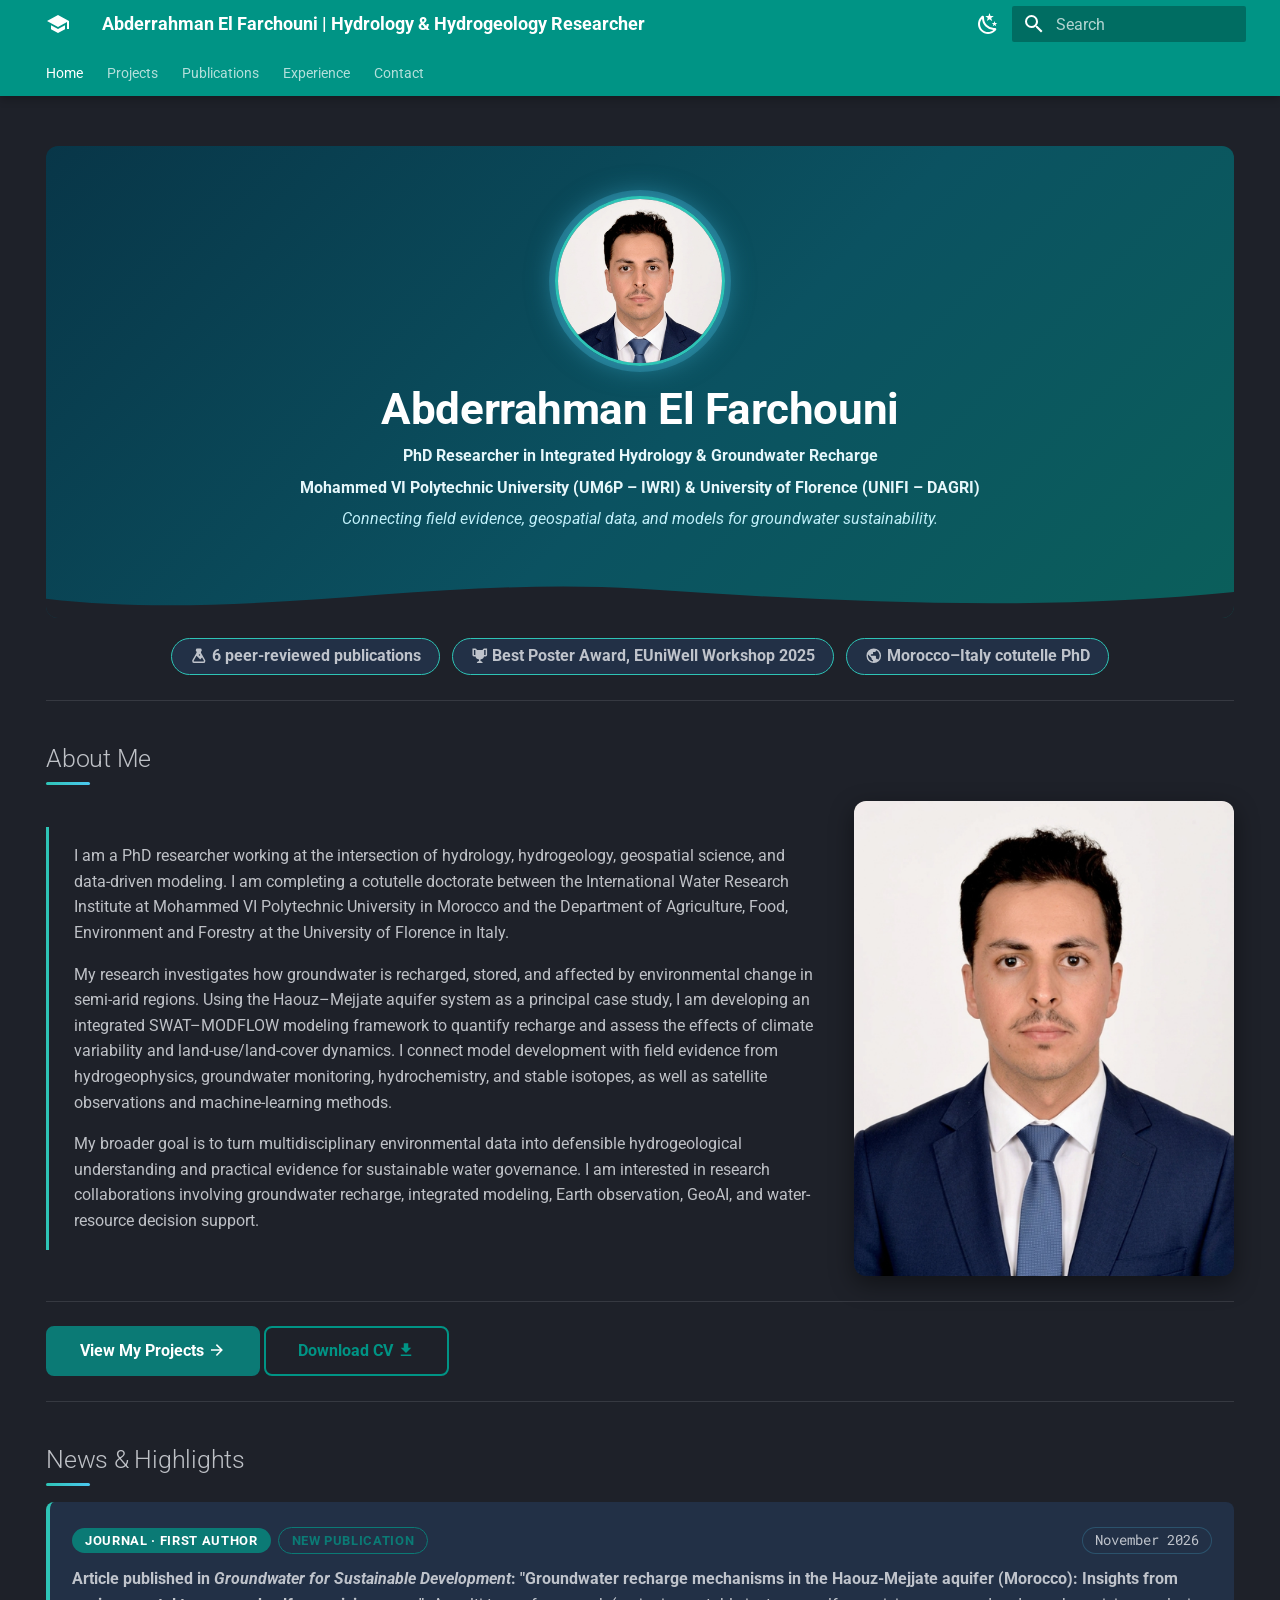
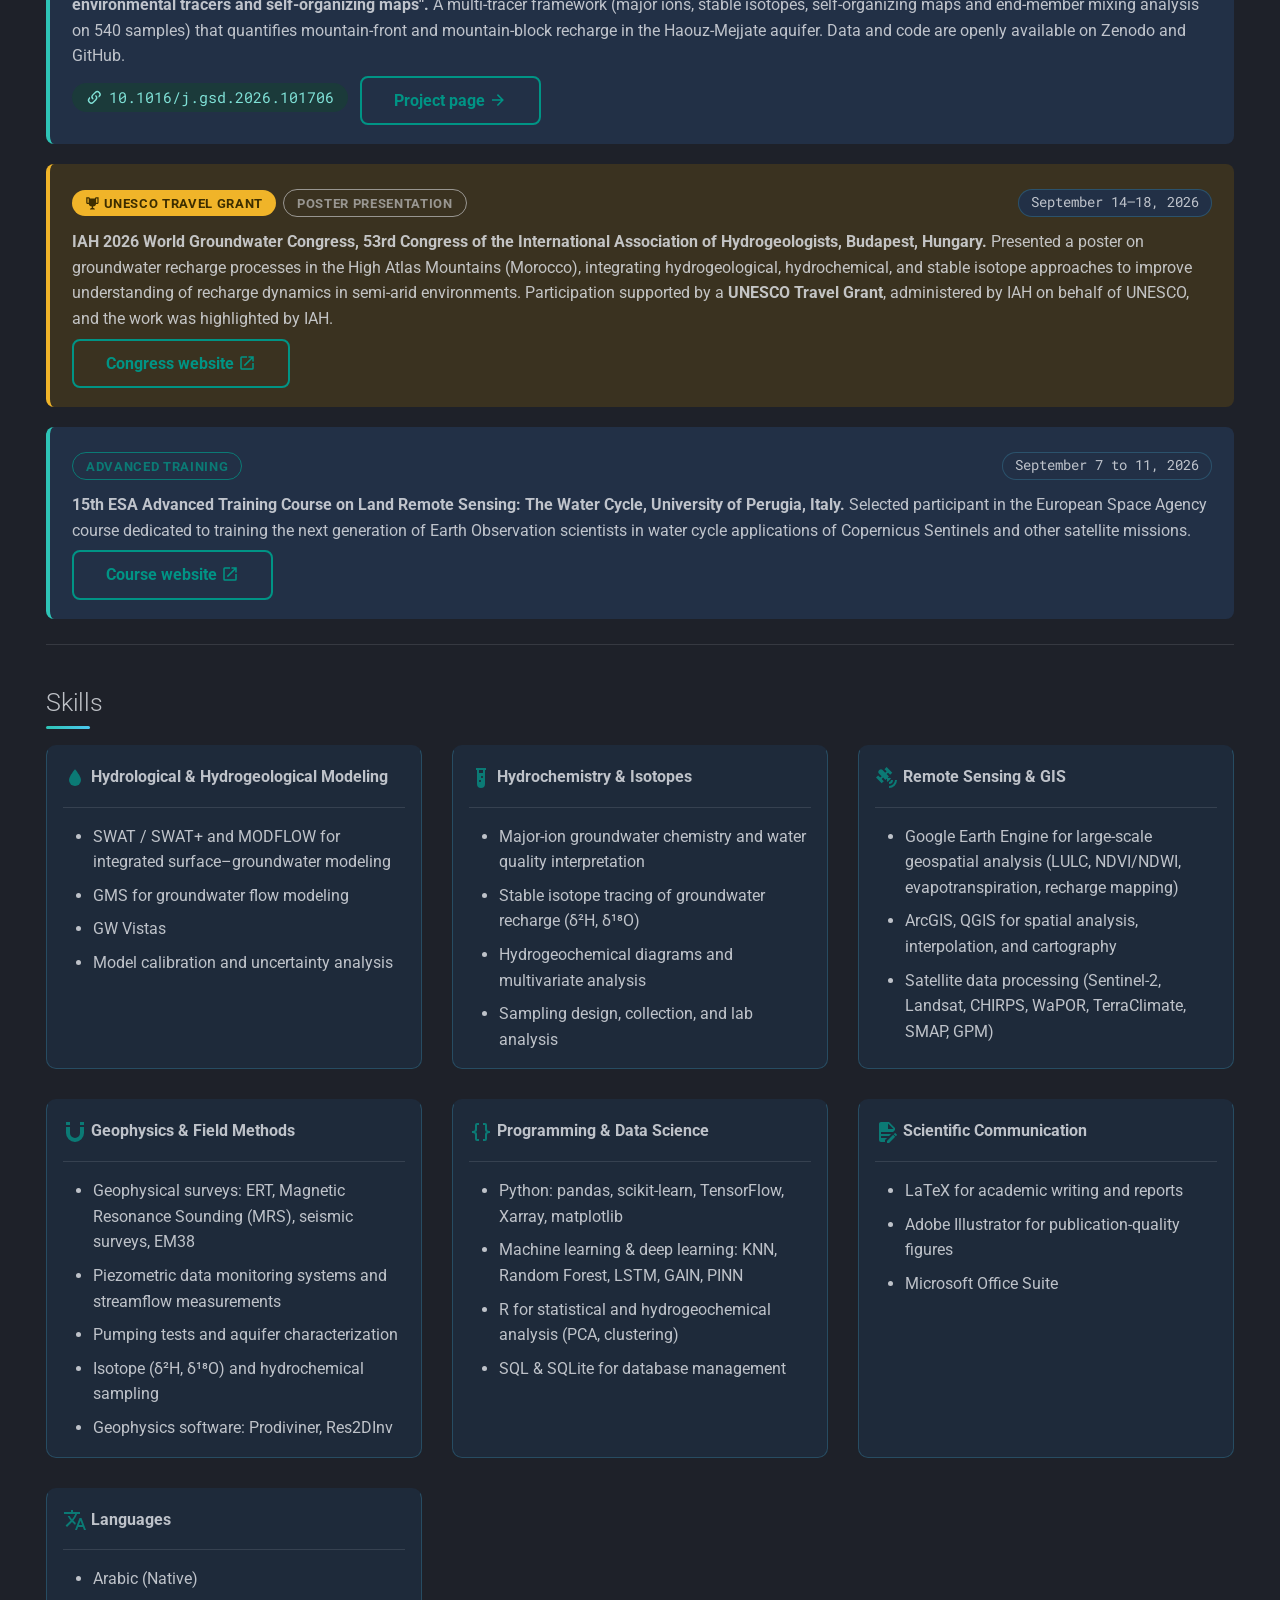
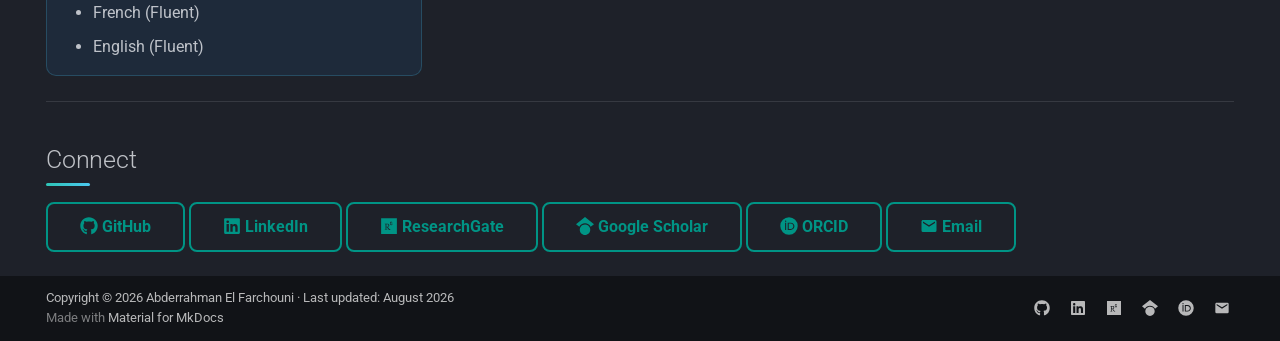
<file: index.html>
<!doctype html>
<html lang="en" class="no-js">
  <head>
    
      <meta charset="utf-8">
      <meta name="viewport" content="width=device-width,initial-scale=1">
      
        <meta name="description" content="Abderrahman El Farchouni is a PhD researcher in Hydrology and Hydrogeology at Mohammed VI Polytechnic University (UM6P, Morocco) and the University of Florence (UNIFI, Italy). His research covers groundwater recharge, hydrological modeling, hydrogeophysics, hydrochemistry, isotopes, remote sensing, and AI for water management in semi-arid regions.">
      
      
        <meta name="author" content="Abderrahman El Farchouni">
      
      
        <link rel="canonical" href="https://elfarchouni.github.io/">
      
      
      
        <link rel="next" href="projects/">
      
      
        
      
      
      <link rel="icon" href="assets/images/favicon.png">
      <meta name="generator" content="mkdocs-1.6.1, mkdocs-material-9.8.0">
    
    
      
        <title>Abderrahman El Farchouni | Hydrology & Hydrogeology Researcher</title>
      
    
    
      <link rel="stylesheet" href="assets/stylesheets/main.57a0d79d.min.css">
      
        
        <link rel="stylesheet" href="assets/stylesheets/palette.fb2fffe2.min.css">
      
      


    
    
      
    
    
      
        
        
        <link rel="preconnect" href="https://fonts.gstatic.com" crossorigin>
        <link rel="stylesheet" href="https://fonts.googleapis.com/css?family=Roboto:300,300i,400,400i,700,700i%7CRoboto+Mono:400,400i,700,700i&display=fallback">
        <style>:root{--md-text-font:"Roboto";--md-code-font:"Roboto Mono"}</style>
      
    
    
      <link rel="stylesheet" href="assets/css/extra.css">
    
    <script>__md_scope=new URL(".",location),__md_hash=e=>[...e].reduce(((e,_)=>(e<<5)-e+_.charCodeAt(0)),0),__md_get=(e,_=localStorage,t=__md_scope)=>JSON.parse(_.getItem(t.pathname+"."+e)),__md_set=(e,_,t=localStorage,a=__md_scope)=>{try{t.setItem(a.pathname+"."+e,JSON.stringify(_))}catch(e){}}</script>
    
      

    
    
  <meta name="google-site-verification" content="o5n4foTHPjkmK3NTIspyVwYOXydh6xPm4BJhcAxd22g" />
  <script type="application/ld+json">
  {
    "@context": "https://schema.org",
    "@type": "Person",
    "name": "Abderrahman El Farchouni",
    "alternateName": ["Abderrahman Elfarchouni", "A. El Farchouni", "El Farchouni, A.", "Elfarchouni, A."],
    "url": "https://elfarchouni.github.io",
    "image": "https://elfarchouni.github.io/assets/images/profile.png",
    "jobTitle": "PhD Researcher in Hydrology and Hydrogeology",
    "email": "mailto:elfarchouniabderrahman7@gmail.com",
    "nationality": "Moroccan",
    "workLocation": [
      {"@type": "Place", "name": "Benguerir, Morocco"},
      {"@type": "Place", "name": "Florence, Italy"}
    ],
    "affiliation": [
      {
        "@type": "CollegeOrUniversity",
        "name": "Mohammed VI Polytechnic University (UM6P), International Water Research Institute (IWRI)",
        "url": "https://www.um6p.ma"
      },
      {
        "@type": "CollegeOrUniversity",
        "name": "University of Florence (UNIFI), Department of Agriculture, Food, Environment and Forestry (DAGRI)",
        "url": "https://www.unifi.it"
      }
    ],
    "alumniOf": [
      {
        "@type": "CollegeOrUniversity",
        "name": "Ibn Tofail University, Faculty of Sciences, Kenitra"
      },
      {
        "@type": "CollegeOrUniversity",
        "name": "Faculty of Science and Technology, Tangier"
      }
    ],
    "knowsAbout": [
      "Hydrology",
      "Hydrogeology",
      "Groundwater recharge",
      "Water resources management",
      "Hydrological modeling",
      "SWAT-MODFLOW",
      "Hydrogeophysics",
      "Hydrochemistry",
      "Stable isotopes",
      "Remote sensing",
      "GIS",
      "Machine learning"
    ],
    "knowsLanguage": ["ar", "fr", "en"],
    "sameAs": [
      "https://github.com/ElFarchouni",
      "https://www.linkedin.com/in/abderrahman-el-farchouni",
      "https://scholar.google.com/citations?hl=en&user=FRnoeWkAAAAJ",
      "https://orcid.org/0009-0002-1986-4557",
      "https://www.researchgate.net/profile/El-Farchouni-Abderrahman",
      "https://www.phd-gsrafa.dagri.unifi.it/vp-346-xl-ciclo-abderrahman-el-farchouni.html"
    ]
  }
  </script>

  </head>
  
  
    
    
      
    
    
    
    
    <body dir="ltr" data-md-color-scheme="slate" data-md-color-primary="teal" data-md-color-accent="cyan">
  
    
    <input class="md-toggle" data-md-toggle="drawer" type="checkbox" id="__drawer" autocomplete="off">
    <input class="md-toggle" data-md-toggle="search" type="checkbox" id="__search" autocomplete="off">
    <label class="md-overlay" for="__drawer"></label>
    <div data-md-component="skip">
      
        
        <a href="#about-me" class="md-skip">
          Skip to content
        </a>
      
    </div>
    <div data-md-component="announce">
      
    </div>
    
    
      

  

<header class="md-header md-header--shadow md-header--lifted" data-md-component="header">
  <nav class="md-header__inner md-grid" aria-label="Header">
    <a href="." title="Abderrahman El Farchouni | Hydrology &amp; Hydrogeology Researcher" class="md-header__button md-logo" aria-label="Abderrahman El Farchouni | Hydrology & Hydrogeology Researcher" data-md-component="logo">
      
  
  <svg xmlns="http://www.w3.org/2000/svg" viewBox="0 0 24 24"><path d="M12 3 1 9l11 6 9-4.91V17h2V9M5 13.18v4L12 21l7-3.82v-4L12 17z"/></svg>

    </a>
    <label class="md-header__button md-icon" for="__drawer">
      
      <svg xmlns="http://www.w3.org/2000/svg" viewBox="0 0 24 24"><path d="M3 6h18v2H3zm0 5h18v2H3zm0 5h18v2H3z"/></svg>
    </label>
    <div class="md-header__title" data-md-component="header-title">
      <div class="md-header__ellipsis">
        <div class="md-header__topic">
          <span class="md-ellipsis">
            Abderrahman El Farchouni | Hydrology & Hydrogeology Researcher
          </span>
        </div>
        <div class="md-header__topic" data-md-component="header-topic">
          <span class="md-ellipsis">
            
              Home
            
          </span>
        </div>
      </div>
    </div>
    
      
        <form class="md-header__option" data-md-component="palette">
  
    
    
    
    <input class="md-option" data-md-color-media="" data-md-color-scheme="slate" data-md-color-primary="teal" data-md-color-accent="cyan"  aria-label="Switch to light mode"  type="radio" name="__palette" id="__palette_0">
    
      <label class="md-header__button md-icon" title="Switch to light mode" for="__palette_1" hidden>
        <svg xmlns="http://www.w3.org/2000/svg" viewBox="0 0 24 24"><path d="m17.75 4.09-2.53 1.94.91 3.06-2.63-1.81-2.63 1.81.91-3.06-2.53-1.94L12.44 4l1.06-3 1.06 3zm3.5 6.91-1.64 1.25.59 1.98-1.7-1.17-1.7 1.17.59-1.98L15.75 11l2.06-.05L18.5 9l.69 1.95zm-2.28 4.95c.83-.08 1.72 1.1 1.19 1.85-.32.45-.66.87-1.08 1.27C15.17 23 8.84 23 4.94 19.07c-3.91-3.9-3.91-10.24 0-14.14.4-.4.82-.76 1.27-1.08.75-.53 1.93.36 1.85 1.19-.27 2.86.69 5.83 2.89 8.02a9.96 9.96 0 0 0 8.02 2.89m-1.64 2.02a12.08 12.08 0 0 1-7.8-3.47c-2.17-2.19-3.33-5-3.49-7.82-2.81 3.14-2.7 7.96.31 10.98 3.02 3.01 7.84 3.12 10.98.31"/></svg>
      </label>
    
  
    
    
    
    <input class="md-option" data-md-color-media="" data-md-color-scheme="default" data-md-color-primary="teal" data-md-color-accent="cyan"  aria-label="Switch to dark mode"  type="radio" name="__palette" id="__palette_1">
    
      <label class="md-header__button md-icon" title="Switch to dark mode" for="__palette_0" hidden>
        <svg xmlns="http://www.w3.org/2000/svg" viewBox="0 0 24 24"><path d="M12 7a5 5 0 0 1 5 5 5 5 0 0 1-5 5 5 5 0 0 1-5-5 5 5 0 0 1 5-5m0 2a3 3 0 0 0-3 3 3 3 0 0 0 3 3 3 3 0 0 0 3-3 3 3 0 0 0-3-3m0-7 2.39 3.42C13.65 5.15 12.84 5 12 5s-1.65.15-2.39.42zM3.34 7l4.16-.35A7.2 7.2 0 0 0 5.94 8.5c-.44.74-.69 1.5-.83 2.29zm.02 10 1.76-3.77a7.131 7.131 0 0 0 2.38 4.14zM20.65 7l-1.77 3.79a7.02 7.02 0 0 0-2.38-4.15zm-.01 10-4.14.36c.59-.51 1.12-1.14 1.54-1.86.42-.73.69-1.5.83-2.29zM12 22l-2.41-3.44c.74.27 1.55.44 2.41.44.82 0 1.63-.17 2.37-.44z"/></svg>
      </label>
    
  
</form>
      
    
    
      <script>var palette=__md_get("__palette");if(palette&&palette.color){if("(prefers-color-scheme)"===palette.color.media){var media=matchMedia("(prefers-color-scheme: light)"),input=document.querySelector(media.matches?"[data-md-color-media='(prefers-color-scheme: light)']":"[data-md-color-media='(prefers-color-scheme: dark)']");palette.color.media=input.getAttribute("data-md-color-media"),palette.color.scheme=input.getAttribute("data-md-color-scheme"),palette.color.primary=input.getAttribute("data-md-color-primary"),palette.color.accent=input.getAttribute("data-md-color-accent")}for(var[key,value]of Object.entries(palette.color))document.body.setAttribute("data-md-color-"+key,value)}</script>
    
    
    
      
      
        <label class="md-header__button md-icon" for="__search">
          
          <svg xmlns="http://www.w3.org/2000/svg" viewBox="0 0 24 24"><path d="M9.5 3A6.5 6.5 0 0 1 16 9.5c0 1.61-.59 3.09-1.56 4.23l.27.27h.79l5 5-1.5 1.5-5-5v-.79l-.27-.27A6.52 6.52 0 0 1 9.5 16 6.5 6.5 0 0 1 3 9.5 6.5 6.5 0 0 1 9.5 3m0 2C7 5 5 7 5 9.5S7 14 9.5 14 14 12 14 9.5 12 5 9.5 5"/></svg>
        </label>
        <div class="md-search" data-md-component="search" role="dialog">
  <label class="md-search__overlay" for="__search"></label>
  <div class="md-search__inner" role="search">
    <form class="md-search__form" name="search">
      <input type="text" class="md-search__input" name="query" aria-label="Search" placeholder="Search" autocapitalize="off" autocorrect="off" autocomplete="off" spellcheck="false" data-md-component="search-query" required>
      <label class="md-search__icon md-icon" for="__search">
        
        <svg xmlns="http://www.w3.org/2000/svg" viewBox="0 0 24 24"><path d="M9.5 3A6.5 6.5 0 0 1 16 9.5c0 1.61-.59 3.09-1.56 4.23l.27.27h.79l5 5-1.5 1.5-5-5v-.79l-.27-.27A6.52 6.52 0 0 1 9.5 16 6.5 6.5 0 0 1 3 9.5 6.5 6.5 0 0 1 9.5 3m0 2C7 5 5 7 5 9.5S7 14 9.5 14 14 12 14 9.5 12 5 9.5 5"/></svg>
        
        <svg xmlns="http://www.w3.org/2000/svg" viewBox="0 0 24 24"><path d="M20 11v2H8l5.5 5.5-1.42 1.42L4.16 12l7.92-7.92L13.5 5.5 8 11z"/></svg>
      </label>
      <nav class="md-search__options" aria-label="Search">
        
        <button type="reset" class="md-search__icon md-icon" title="Clear" aria-label="Clear" tabindex="-1">
          
          <svg xmlns="http://www.w3.org/2000/svg" viewBox="0 0 24 24"><path d="M19 6.41 17.59 5 12 10.59 6.41 5 5 6.41 10.59 12 5 17.59 6.41 19 12 13.41 17.59 19 19 17.59 13.41 12z"/></svg>
        </button>
      </nav>
      
    </form>
    <div class="md-search__output">
      <div class="md-search__scrollwrap" tabindex="0" data-md-scrollfix>
        <div class="md-search-result" data-md-component="search-result">
          <div class="md-search-result__meta">
            Initializing search
          </div>
          <ol class="md-search-result__list" role="presentation"></ol>
        </div>
      </div>
    </div>
  </div>
</div>
      
    
    
  </nav>
  
    
      
<nav class="md-tabs" aria-label="Tabs" data-md-component="tabs">
  <div class="md-grid">
    <ul class="md-tabs__list">
      
        
  
  
  
    
  
  
    <li class="md-tabs__item md-tabs__item--active">
      <a href="." class="md-tabs__link">
        
  
  
    
  
  Home

      </a>
    </li>
  

      
        
  
  
  
  
    
    
      <li class="md-tabs__item">
        <a href="projects/" class="md-tabs__link">
          
  
  
  Projects

        </a>
      </li>
    
  

      
        
  
  
  
  
    <li class="md-tabs__item">
      <a href="publications/" class="md-tabs__link">
        
  
  
    
  
  Publications

      </a>
    </li>
  

      
        
  
  
  
  
    <li class="md-tabs__item">
      <a href="experience/" class="md-tabs__link">
        
  
  
    
  
  Experience

      </a>
    </li>
  

      
        
  
  
  
  
    <li class="md-tabs__item">
      <a href="contact/" class="md-tabs__link">
        
  
  
    
  
  Contact

      </a>
    </li>
  

      
    </ul>
  </div>
</nav>
    
  
</header>
    
    <div class="md-container" data-md-component="container">
      
      
        
      
      <main class="md-main" data-md-component="main">
        <div class="md-main__inner md-grid">
          
            
              
                
              
              <div class="md-sidebar md-sidebar--primary" data-md-component="sidebar" data-md-type="navigation" hidden>
                <div class="md-sidebar__scrollwrap">
                  <div class="md-sidebar__inner">
                    


  


<nav class="md-nav md-nav--primary md-nav--lifted" aria-label="Navigation" data-md-level="0">
  <label class="md-nav__title" for="__drawer">
    <a href="." title="Abderrahman El Farchouni | Hydrology &amp; Hydrogeology Researcher" class="md-nav__button md-logo" aria-label="Abderrahman El Farchouni | Hydrology & Hydrogeology Researcher" data-md-component="logo">
      
  
  <svg xmlns="http://www.w3.org/2000/svg" viewBox="0 0 24 24"><path d="M12 3 1 9l11 6 9-4.91V17h2V9M5 13.18v4L12 21l7-3.82v-4L12 17z"/></svg>

    </a>
    Abderrahman El Farchouni | Hydrology & Hydrogeology Researcher
  </label>
  
  <ul class="md-nav__list" data-md-scrollfix>
    
      
      
  
  
    
  
  
  
    <li class="md-nav__item md-nav__item--active">
      
      <input class="md-nav__toggle md-toggle" type="checkbox" id="__toc">
      
      
      
        <label class="md-nav__link md-nav__link--active" for="__toc">
          
  
  
  <span class="md-ellipsis">
    
  
    Home
  

    
  </span>
  
  

          <span class="md-nav__icon md-icon"></span>
        </label>
      
      <a href="." class="md-nav__link md-nav__link--active">
        
  
  
  <span class="md-ellipsis">
    
  
    Home
  

    
  </span>
  
  

      </a>
      
        

<nav class="md-nav md-nav--secondary" aria-label="Table of contents">
  
  
  
  
    <label class="md-nav__title" for="__toc">
      <span class="md-nav__icon md-icon"></span>
      Table of contents
    </label>
    <ul class="md-nav__list" data-md-component="toc" data-md-scrollfix>
      
        <li class="md-nav__item">
  <a href="#about-me" class="md-nav__link">
    <span class="md-ellipsis">
      
        About Me
      
    </span>
  </a>
  
</li>
      
        <li class="md-nav__item">
  <a href="#news-highlights" class="md-nav__link">
    <span class="md-ellipsis">
      
        News &amp; Highlights
      
    </span>
  </a>
  
</li>
      
        <li class="md-nav__item">
  <a href="#skills" class="md-nav__link">
    <span class="md-ellipsis">
      
        Skills
      
    </span>
  </a>
  
</li>
      
        <li class="md-nav__item">
  <a href="#connect" class="md-nav__link">
    <span class="md-ellipsis">
      
        Connect
      
    </span>
  </a>
  
</li>
      
    </ul>
  
</nav>
      
    </li>
  

    
      
      
  
  
  
  
    
    
    
    
      
      
    
    
    <li class="md-nav__item md-nav__item--nested">
      
        
        
        <input class="md-nav__toggle md-toggle " type="checkbox" id="__nav_2" >
        
          
          <label class="md-nav__link" for="__nav_2" id="__nav_2_label" tabindex="0">
            
  
  
  <span class="md-ellipsis">
    
  
    Projects
  

    
  </span>
  
  

            <span class="md-nav__icon md-icon"></span>
          </label>
        
        <nav class="md-nav" data-md-level="1" aria-labelledby="__nav_2_label" aria-expanded="false">
          <label class="md-nav__title" for="__nav_2">
            <span class="md-nav__icon md-icon"></span>
            
  
    Projects
  

          </label>
          <ul class="md-nav__list" data-md-scrollfix>
            
              
                
  
  
  
  
    <li class="md-nav__item">
      <a href="projects/" class="md-nav__link">
        
  
  
  <span class="md-ellipsis">
    
  
    All Projects
  

    
  </span>
  
  

      </a>
    </li>
  

              
            
              
                
  
  
  
  
    <li class="md-nav__item">
      <a href="projects/recharge-tracers/" class="md-nav__link">
        
  
  
  <span class="md-ellipsis">
    
  
    Recharge Mechanisms (Haouz-Mejjate)
  

    
  </span>
  
  

      </a>
    </li>
  

              
            
              
                
  
  
  
  
    <li class="md-nav__item">
      <a href="projects/piezotool/" class="md-nav__link">
        
  
  
  <span class="md-ellipsis">
    
  
    PiezoTool
  

    
  </span>
  
  

      </a>
    </li>
  

              
            
          </ul>
        </nav>
      
    </li>
  

    
      
      
  
  
  
  
    <li class="md-nav__item">
      <a href="publications/" class="md-nav__link">
        
  
  
  <span class="md-ellipsis">
    
  
    Publications
  

    
  </span>
  
  

      </a>
    </li>
  

    
      
      
  
  
  
  
    <li class="md-nav__item">
      <a href="experience/" class="md-nav__link">
        
  
  
  <span class="md-ellipsis">
    
  
    Experience
  

    
  </span>
  
  

      </a>
    </li>
  

    
      
      
  
  
  
  
    <li class="md-nav__item">
      <a href="contact/" class="md-nav__link">
        
  
  
  <span class="md-ellipsis">
    
  
    Contact
  

    
  </span>
  
  

      </a>
    </li>
  

    
  </ul>
</nav>
                  </div>
                </div>
              </div>
            
            
              
                
              
              <div class="md-sidebar md-sidebar--secondary" data-md-component="sidebar" data-md-type="toc" hidden>
                <div class="md-sidebar__scrollwrap">
                  <div class="md-sidebar__inner">
                    

<nav class="md-nav md-nav--secondary" aria-label="Table of contents">
  
  
  
  
    <label class="md-nav__title" for="__toc">
      <span class="md-nav__icon md-icon"></span>
      Table of contents
    </label>
    <ul class="md-nav__list" data-md-component="toc" data-md-scrollfix>
      
        <li class="md-nav__item">
  <a href="#about-me" class="md-nav__link">
    <span class="md-ellipsis">
      
        About Me
      
    </span>
  </a>
  
</li>
      
        <li class="md-nav__item">
  <a href="#news-highlights" class="md-nav__link">
    <span class="md-ellipsis">
      
        News &amp; Highlights
      
    </span>
  </a>
  
</li>
      
        <li class="md-nav__item">
  <a href="#skills" class="md-nav__link">
    <span class="md-ellipsis">
      
        Skills
      
    </span>
  </a>
  
</li>
      
        <li class="md-nav__item">
  <a href="#connect" class="md-nav__link">
    <span class="md-ellipsis">
      
        Connect
      
    </span>
  </a>
  
</li>
      
    </ul>
  
</nav>
                  </div>
                </div>
              </div>
            
          
          
            <div class="md-content" data-md-component="content">
              
              <article class="md-content__inner md-typeset">
                
                  
  




<!--
CHECKLIST FOR THIS PAGE:
- [ ] Replace [YOUR NAME] with your full name (3 places)
- [ ] Replace [YOUR JOB TITLE] with your current or target role
- [ ] Replace [YOUR TAGLINE] with a short phrase describing your focus
- [ ] Rewrite the About Me paragraph with your own words
- [ ] Replace assets/images/profile.png with your actual photo (keep the filename or update it below)
- [ ] Replace assets/images/about.png with your own image (a field photo, map, or workspace shot)
- [ ] Edit the skill cards to match your actual skills (add, remove, or rename cards as needed)
- [ ] Update GitHub and LinkedIn links in the Connect section
- [ ] Add your CV PDF to docs/assets/ and update the filename in the Download CV button
-->

<div class="hero">
  <img src="assets/images/profile.png" alt="Abderrahman El Farchouni" class="profile-photo">
  <h1>Abderrahman El Farchouni</h1>
  <p><strong>PhD Researcher in Integrated Hydrology & Groundwater Recharge</strong></p>
  <p><strong>Mohammed VI Polytechnic University (UM6P – IWRI) & University of Florence (UNIFI – DAGRI)</strong></p>
  <p><em>Connecting field evidence, geospatial data, and models for groundwater sustainability.</em></p>
  <svg class="hero-wave" viewBox="0 0 1440 60" preserveAspectRatio="none" aria-hidden="true"><path d="M0,36 C240,64 480,8 720,24 C960,40 1200,52 1440,28 L1440,60 L0,60 Z"></path></svg>
</div>

<div class="cred-strip">
<div class="cred-pill">
<p><span class="twemoji"><svg xmlns="http://www.w3.org/2000/svg" viewBox="0 0 24 24"><path d="M6 22a3 3 0 0 1-3-3c0-.6.18-1.16.5-1.63L9 7.81V6a1 1 0 0 1-1-1V4a2 2 0 0 1 2-2h4a2 2 0 0 1 2 2v1a1 1 0 0 1-1 1v1.81l5.5 9.56c.32.47.5 1.03.5 1.63a3 3 0 0 1-3 3zm-1-3a1 1 0 0 0 1 1h12a1 1 0 0 0 1-1c0-.21-.07-.41-.18-.57l-2.29-3.96L14 17l-5.07-5.07-3.75 6.5c-.11.16-.18.36-.18.57m8-9a1 1 0 0 0-1 1 1 1 0 0 0 1 1 1 1 0 0 0 1-1 1 1 0 0 0-1-1"/></svg></span> <strong>6 peer-reviewed publications</strong></p>
</div>
<div class="cred-pill">
<p><span class="twemoji"><svg xmlns="http://www.w3.org/2000/svg" viewBox="0 0 24 24"><path d="M18 2c-.9 0-2 1-2 2H8c0-1-1.1-2-2-2H2v9c0 1 1 2 2 2h2.2c.4 2 1.7 3.7 4.8 4v2.08C8 19.54 8 22 8 22h8s0-2.46-3-2.92V17c3.1-.3 4.4-2 4.8-4H20c1 0 2-1 2-2V2zM6 11H4V4h2zm14 0h-2V4h2z"/></svg></span> <strong>Best Poster Award, EUniWell Workshop 2025</strong></p>
</div>
<div class="cred-pill">
<p><span class="twemoji"><svg xmlns="http://www.w3.org/2000/svg" viewBox="0 0 24 24"><path d="M17.9 17.39c-.26-.8-1.01-1.39-1.9-1.39h-1v-3a1 1 0 0 0-1-1H8v-2h2a1 1 0 0 0 1-1V7h2a2 2 0 0 0 2-2v-.41a7.984 7.984 0 0 1 2.9 12.8M11 19.93c-3.95-.49-7-3.85-7-7.93 0-.62.08-1.22.21-1.79L9 15v1a2 2 0 0 0 2 2m1-16A10 10 0 0 0 2 12a10 10 0 0 0 10 10 10 10 0 0 0 10-10A10 10 0 0 0 12 2"/></svg></span> <strong>Morocco–Italy cotutelle PhD</strong></p>
</div>
</div>
<hr />
<h2 id="about-me">About Me</h2>
<div class="about-section">
<div class="about-text">
<p>I am a PhD researcher working at the intersection of hydrology, hydrogeology, geospatial
science, and data-driven modeling. I am completing a cotutelle doctorate between the
International Water Research Institute at Mohammed VI Polytechnic University in Morocco and
the Department of Agriculture, Food, Environment and Forestry at the University of Florence
in Italy.</p>
<p>My research investigates how groundwater is recharged, stored, and affected by environmental
change in semi-arid regions. Using the Haouz–Mejjate aquifer system as a principal case study,
I am developing an integrated SWAT–MODFLOW modeling framework to quantify recharge and assess
the effects of climate variability and land-use/land-cover dynamics. I connect model
development with field evidence from hydrogeophysics, groundwater monitoring, hydrochemistry,
and stable isotopes, as well as satellite observations and machine-learning methods.</p>
<p>My broader goal is to turn multidisciplinary environmental data into defensible hydrogeological
understanding and practical evidence for sustainable water governance. I am interested in
research collaborations involving groundwater recharge, integrated modeling, Earth observation,
GeoAI, and water-resource decision support.</p>
</div>
<div class="about-image">
  <img src="assets/images/about.png" alt="About">
</div>
</div>
<hr />
<p><a class="md-button md-button--primary" href="projects/">View My Projects <span class="twemoji"><svg xmlns="http://www.w3.org/2000/svg" viewBox="0 0 24 24"><path d="M4 11v2h12l-5.5 5.5 1.42 1.42L19.84 12l-7.92-7.92L10.5 5.5 16 11z"/></svg></span></a>
<a class="md-button" href="assets/Abderrahman-El-Farchouni-CV.pdf">Download CV <span class="twemoji"><svg xmlns="http://www.w3.org/2000/svg" viewBox="0 0 24 24"><path d="M5 20h14v-2H5m14-9h-4V3H9v6H5l7 7z"/></svg></span></a></p>
<hr />
<h2 id="news-highlights">News &amp; Highlights</h2>
<div class="pub-card">
<p><span class="pub-badge pub-badge--first">Journal · First Author</span><span class="pub-badge pub-badge--journal">New Publication</span><span class="date-pill">November 2026</span></p>
<p><strong>Article published in <em>Groundwater for Sustainable Development</em>: "Groundwater recharge mechanisms in the Haouz-Mejjate aquifer (Morocco): Insights from environmental tracers and self-organizing maps".</strong>
A multi-tracer framework (major ions, stable isotopes, self-organizing maps and end-member mixing analysis on 540 samples) that quantifies mountain-front and mountain-block recharge in the Haouz-Mejjate aquifer. Data and code are openly available on Zenodo and GitHub.</p>
<p><a class="pub-link" href="https://doi.org/10.1016/j.gsd.2026.101706"><span class="twemoji"><svg xmlns="http://www.w3.org/2000/svg" viewBox="0 0 24 24"><path d="M10.59 13.41c.41.39.41 1.03 0 1.42-.39.39-1.03.39-1.42 0a5.003 5.003 0 0 1 0-7.07l3.54-3.54a5.003 5.003 0 0 1 7.07 0 5.003 5.003 0 0 1 0 7.07l-1.49 1.49c.01-.82-.12-1.64-.4-2.42l.47-.48a2.98 2.98 0 0 0 0-4.24 2.98 2.98 0 0 0-4.24 0l-3.53 3.53a2.98 2.98 0 0 0 0 4.24m2.82-4.24c.39-.39 1.03-.39 1.42 0a5.003 5.003 0 0 1 0 7.07l-3.54 3.54a5.003 5.003 0 0 1-7.07 0 5.003 5.003 0 0 1 0-7.07l1.49-1.49c-.01.82.12 1.64.4 2.43l-.47.47a2.98 2.98 0 0 0 0 4.24 2.98 2.98 0 0 0 4.24 0l3.53-3.53a2.98 2.98 0 0 0 0-4.24.973.973 0 0 1 0-1.42"/></svg></span> 10.1016/j.gsd.2026.101706</a>
<a class="md-button" href="projects/recharge-tracers/">Project page <span class="twemoji"><svg xmlns="http://www.w3.org/2000/svg" viewBox="0 0 24 24"><path d="M4 11v2h12l-5.5 5.5 1.42 1.42L19.84 12l-7.92-7.92L10.5 5.5 16 11z"/></svg></span></a></p>
</div>
<div class="pub-card award-card">
<p><span class="pub-badge pub-badge--award"><span class="twemoji"><svg xmlns="http://www.w3.org/2000/svg" viewBox="0 0 24 24"><path d="M18 2c-.9 0-2 1-2 2H8c0-1-1.1-2-2-2H2v9c0 1 1 2 2 2h2.2c.4 2 1.7 3.7 4.8 4v2.08C8 19.54 8 22 8 22h8s0-2.46-3-2.92V17c3.1-.3 4.4-2 4.8-4H20c1 0 2-1 2-2V2zM6 11H4V4h2zm14 0h-2V4h2z"/></svg></span> UNESCO Travel Grant</span><span class="pub-badge pub-badge--poster">Poster Presentation</span><span class="date-pill">September 14–18, 2026</span></p>
<p><strong>IAH 2026 World Groundwater Congress, 53rd Congress of the International Association of Hydrogeologists, Budapest, Hungary.</strong>
Presented a poster on groundwater recharge processes in the High Atlas Mountains (Morocco), integrating hydrogeological, hydrochemical, and stable isotope approaches to improve understanding of recharge dynamics in semi-arid environments. Participation supported by a <strong>UNESCO Travel Grant</strong>, administered by IAH on behalf of UNESCO, and the work was highlighted by IAH.</p>
<p><a class="md-button" href="https://iah2026budapest.com/">Congress website <span class="twemoji"><svg xmlns="http://www.w3.org/2000/svg" viewBox="0 0 24 24"><path d="M14 3v2h3.59l-9.83 9.83 1.41 1.41L19 6.41V10h2V3m-2 16H5V5h7V3H5a2 2 0 0 0-2 2v14a2 2 0 0 0 2 2h14a2 2 0 0 0 2-2v-7h-2z"/></svg></span></a></p>
</div>
<div class="pub-card">
<p><span class="pub-badge pub-badge--journal">Advanced Training</span><span class="date-pill">September 7 to 11, 2026</span></p>
<p><strong>15th ESA Advanced Training Course on Land Remote Sensing: The Water Cycle, University of Perugia, Italy.</strong>
Selected participant in the European Space Agency course dedicated to training the next generation of Earth Observation scientists in water cycle applications of Copernicus Sentinels and other satellite missions.</p>
<p><a class="md-button" href="https://landtraining2026.esa.int/">Course website <span class="twemoji"><svg xmlns="http://www.w3.org/2000/svg" viewBox="0 0 24 24"><path d="M14 3v2h3.59l-9.83 9.83 1.41 1.41L19 6.41V10h2V3m-2 16H5V5h7V3H5a2 2 0 0 0-2 2v14a2 2 0 0 0 2 2h14a2 2 0 0 0 2-2v-7h-2z"/></svg></span></a></p>
</div>
<hr />
<h2 id="skills">Skills</h2>
<div class="grid cards">
<ul>
<li>
<p><span class="twemoji lg middle"><svg xmlns="http://www.w3.org/2000/svg" viewBox="0 0 24 24"><path d="M12 20a6 6 0 0 1-6-6c0-4 6-10.75 6-10.75S18 10 18 14a6 6 0 0 1-6 6"/></svg></span> <strong>Hydrological &amp; Hydrogeological Modeling</strong></p>
<hr />
<ul>
<li>SWAT / SWAT+ and MODFLOW for integrated surface–groundwater modeling</li>
<li>GMS for groundwater flow modeling</li>
<li>GW Vistas</li>
<li>Model calibration and uncertainty analysis</li>
</ul>
</li>
<li>
<p><span class="twemoji lg middle"><svg xmlns="http://www.w3.org/2000/svg" viewBox="0 0 24 24"><path d="M7 2v2h1v14a4 4 0 0 0 4 4 4 4 0 0 0 4-4V4h1V2zm4 14c-.6 0-1-.4-1-1s.4-1 1-1 1 .4 1 1-.4 1-1 1m2-4c-.6 0-1-.4-1-1s.4-1 1-1 1 .4 1 1-.4 1-1 1m1-5h-4V4h4z"/></svg></span> <strong>Hydrochemistry &amp; Isotopes</strong></p>
<hr />
<ul>
<li>Major-ion groundwater chemistry and water quality interpretation</li>
<li>Stable isotope tracing of groundwater recharge (δ²H, δ¹⁸O)</li>
<li>Hydrogeochemical diagrams and multivariate analysis</li>
<li>Sampling design, collection, and lab analysis</li>
</ul>
</li>
<li>
<p><span class="twemoji lg middle"><svg xmlns="http://www.w3.org/2000/svg" viewBox="0 0 24 24"><path d="m11.62 1 5.66 5.67-2.12 2.12-2.12-2.12-1.42 1.42 2.33 2.32-1.16 1.17.45.46a2.5 2.5 0 0 1 2.83.5l-3.53 3.53a2.5 2.5 0 0 1-.5-2.83l-.46-.45-1.17 1.16-2.32-2.33-1.42 1.42 2.12 2.12-2.12 2.12L1 11.62 3.14 9.5l2.12 2.12 1.41-1.41-2.83-2.83c-.78-.78-.78-2.05 0-2.83l.71-.71c.78-.78 2.05-.78 2.83 0l2.83 2.83 1.41-1.41L9.5 3.14zM18 14a4 4 0 0 1-4 4v-2a2 2 0 0 0 2-2zm4 0a8 8 0 0 1-8 8v-2a6 6 0 0 0 6-6z"/></svg></span> <strong>Remote Sensing &amp; GIS</strong></p>
<hr />
<ul>
<li>Google Earth Engine for large-scale geospatial analysis (LULC, NDVI/NDWI, evapotranspiration, recharge mapping)</li>
<li>ArcGIS, QGIS for spatial analysis, interpolation, and cartography</li>
<li>Satellite data processing (Sentinel-2, Landsat, CHIRPS, WaPOR, TerraClimate, SMAP, GPM)</li>
</ul>
</li>
<li>
<p><span class="twemoji lg middle"><svg xmlns="http://www.w3.org/2000/svg" viewBox="0 0 24 24"><path d="M3 7v6a9 9 0 0 0 9 9 9 9 0 0 0 9-9V7h-4v6a5 5 0 0 1-5 5 5 5 0 0 1-5-5V7m10-2h4V2h-4M3 5h4V2H3"/></svg></span> <strong>Geophysics &amp; Field Methods</strong></p>
<hr />
<ul>
<li>Geophysical surveys: ERT, Magnetic Resonance Sounding (MRS), seismic surveys, EM38</li>
<li>Piezometric data monitoring systems and streamflow measurements</li>
<li>Pumping tests and aquifer characterization</li>
<li>Isotope (δ²H, δ¹⁸O) and hydrochemical sampling</li>
<li>Geophysics software: Prodiviner, Res2DInv</li>
</ul>
</li>
<li>
<p><span class="twemoji lg middle"><svg xmlns="http://www.w3.org/2000/svg" viewBox="0 0 24 24"><path d="M8 3a2 2 0 0 0-2 2v4a2 2 0 0 1-2 2H3v2h1a2 2 0 0 1 2 2v4a2 2 0 0 0 2 2h2v-2H8v-5a2 2 0 0 0-2-2 2 2 0 0 0 2-2V5h2V3m6 0a2 2 0 0 1 2 2v4a2 2 0 0 0 2 2h1v2h-1a2 2 0 0 0-2 2v4a2 2 0 0 1-2 2h-2v-2h2v-5a2 2 0 0 1 2-2 2 2 0 0 1-2-2V5h-2V3z"/></svg></span> <strong>Programming &amp; Data Science</strong></p>
<hr />
<ul>
<li>Python: pandas, scikit-learn, TensorFlow, Xarray, matplotlib</li>
<li>Machine learning &amp; deep learning: KNN, Random Forest, LSTM, GAIN, PINN</li>
<li>R for statistical and hydrogeochemical analysis (PCA, clustering)</li>
<li>SQL &amp; SQLite for database management</li>
</ul>
</li>
<li>
<p><span class="twemoji lg middle"><svg xmlns="http://www.w3.org/2000/svg" viewBox="0 0 24 24"><path d="M6 2c-1.11 0-2 .89-2 2v16a2 2 0 0 0 2 2h4v-1.91L12.09 18H6v-2h8.09l2-2H6v-2h12.09L20 10.09V8l-6-6zm7 1.5L18.5 9H13zm7.15 9.5a.55.55 0 0 0-.4.16l-1.02 1.02 2.09 2.08 1.02-1.01c.21-.22.21-.58 0-.79l-1.3-1.3a.54.54 0 0 0-.39-.16m-2.01 1.77L12 20.92V23h2.08l6.15-6.15z"/></svg></span> <strong>Scientific Communication</strong></p>
<hr />
<ul>
<li>LaTeX for academic writing and reports</li>
<li>Adobe Illustrator for publication-quality figures</li>
<li>Microsoft Office Suite</li>
</ul>
</li>
<li>
<p><span class="twemoji lg middle"><svg xmlns="http://www.w3.org/2000/svg" viewBox="0 0 24 24"><path d="m12.87 15.07-2.54-2.51.03-.03A17.5 17.5 0 0 0 14.07 6H17V4h-7V2H8v2H1v2h11.17C11.5 7.92 10.44 9.75 9 11.35 8.07 10.32 7.3 9.19 6.69 8h-2c.73 1.63 1.73 3.17 2.98 4.56l-5.09 5.02L4 19l5-5 3.11 3.11zM18.5 10h-2L12 22h2l1.12-3h4.75L21 22h2zm-2.62 7 1.62-4.33L19.12 17z"/></svg></span> <strong>Languages</strong></p>
<hr />
<ul>
<li>Arabic (Native)</li>
<li>French (Fluent)</li>
<li>English (Fluent)</li>
</ul>
</li>
</ul>
</div>
<hr />
<h2 id="connect">Connect</h2>
<p><a class="md-button" href="https://github.com/ElFarchouni"><span class="twemoji"><svg xmlns="http://www.w3.org/2000/svg" viewBox="0 0 512 512"><!--! Font Awesome Free 7.1.0 by @fontawesome - https://fontawesome.com License - https://fontawesome.com/license/free (Icons: CC BY 4.0, Fonts: SIL OFL 1.1, Code: MIT License) Copyright 2025 Fonticons, Inc.--><path d="M173.9 397.4c0 2-2.3 3.6-5.2 3.6-3.3.3-5.6-1.3-5.6-3.6 0-2 2.3-3.6 5.2-3.6 3-.3 5.6 1.3 5.6 3.6m-31.1-4.5c-.7 2 1.3 4.3 4.3 4.9 2.6 1 5.6 0 6.2-2s-1.3-4.3-4.3-5.2c-2.6-.7-5.5.3-6.2 2.3m44.2-1.7c-2.9.7-4.9 2.6-4.6 4.9.3 2 2.9 3.3 5.9 2.6 2.9-.7 4.9-2.6 4.6-4.6-.3-1.9-3-3.2-5.9-2.9M252.8 8C114.1 8 8 113.3 8 252c0 110.9 69.8 205.8 169.5 239.2 12.8 2.3 17.3-5.6 17.3-12.1 0-6.2-.3-40.4-.3-61.4 0 0-70 15-84.7-29.8 0 0-11.4-29.1-27.8-36.6 0 0-22.9-15.7 1.6-15.4 0 0 24.9 2 38.6 25.8 21.9 38.6 58.6 27.5 72.9 20.9 2.3-16 8.8-27.1 16-33.7-55.9-6.2-112.3-14.3-112.3-110.5 0-27.5 7.6-41.3 23.6-58.9-2.6-6.5-11.1-33.3 2.6-67.9 20.9-6.5 69 27 69 27 20-5.6 41.5-8.5 62.8-8.5s42.8 2.9 62.8 8.5c0 0 48.1-33.6 69-27 13.7 34.7 5.2 61.4 2.6 67.9 16 17.7 25.8 31.5 25.8 58.9 0 96.5-58.9 104.2-114.8 110.5 9.2 7.9 17 22.9 17 46.4 0 33.7-.3 75.4-.3 83.6 0 6.5 4.6 14.4 17.3 12.1C436.2 457.8 504 362.9 504 252 504 113.3 391.5 8 252.8 8M105.2 352.9c-1.3 1-1 3.3.7 5.2 1.6 1.6 3.9 2.3 5.2 1 1.3-1 1-3.3-.7-5.2-1.6-1.6-3.9-2.3-5.2-1m-10.8-8.1c-.7 1.3.3 2.9 2.3 3.9 1.6 1 3.6.7 4.3-.7.7-1.3-.3-2.9-2.3-3.9-2-.6-3.6-.3-4.3.7m32.4 35.6c-1.6 1.3-1 4.3 1.3 6.2 2.3 2.3 5.2 2.6 6.5 1 1.3-1.3.7-4.3-1.3-6.2-2.2-2.3-5.2-2.6-6.5-1m-11.4-14.7c-1.6 1-1.6 3.6 0 5.9s4.3 3.3 5.6 2.3c1.6-1.3 1.6-3.9 0-6.2-1.4-2.3-4-3.3-5.6-2"/></svg></span> GitHub</a>
<a class="md-button" href="https://www.linkedin.com/in/abderrahman-el-farchouni"><span class="twemoji"><svg xmlns="http://www.w3.org/2000/svg" viewBox="0 0 448 512"><!--! Font Awesome Free 7.1.0 by @fontawesome - https://fontawesome.com License - https://fontawesome.com/license/free (Icons: CC BY 4.0, Fonts: SIL OFL 1.1, Code: MIT License) Copyright 2025 Fonticons, Inc.--><path d="M416 32H31.9C14.3 32 0 46.5 0 64.3v383.4C0 465.5 14.3 480 31.9 480H416c17.6 0 32-14.5 32-32.3V64.3c0-17.8-14.4-32.3-32-32.3M135.4 416H69V202.2h66.5V416zM102.2 96a38.5 38.5 0 1 1 0 77 38.5 38.5 0 1 1 0-77m282.1 320h-66.4V312c0-24.8-.5-56.7-34.5-56.7-34.6 0-39.9 27-39.9 54.9V416h-66.4V202.2h63.7v29.2h.9c8.9-16.8 30.6-34.5 62.9-34.5 67.2 0 79.7 44.3 79.7 101.9z"/></svg></span> LinkedIn</a>
<a class="md-button" href="https://www.researchgate.net/profile/El-Farchouni-Abderrahman"><span class="twemoji"><svg xmlns="http://www.w3.org/2000/svg" viewBox="0 0 448 512"><!--! Font Awesome Free 7.1.0 by @fontawesome - https://fontawesome.com License - https://fontawesome.com/license/free (Icons: CC BY 4.0, Fonts: SIL OFL 1.1, Code: MIT License) Copyright 2025 Fonticons, Inc.--><path d="M0 32v448h448V32zm262.2 334.4c-6.6 3-33.2 6-50-14.2-9.2-10.6-25.3-33.3-42.2-63.6-8.9 0-14.7 0-21.4-.6v46.4c0 23.5 6 21.2 25.8 23.9v8.1c-6.9-.3-23.1-.8-35.6-.8-13.1 0-26.1.6-33.6.8v-8.1c15.5-2.9 22-1.3 22-23.9V225c0-22.6-6.4-21-22-23.9V193c25.8 1 53.1-.6 70.9-.6 31.7 0 55.9 14.4 55.9 45.6 0 21.1-16.7 42.2-39.2 47.5 13.6 24.2 30 45.6 42.2 58.9 7.2 7.8 17.2 14.7 27.2 14.7zm22.9-135c-23.3 0-32.2-15.7-32.2-32.2V167c0-12.2 8.8-30.4 34-30.4s30.4 17.9 30.4 17.9l-10.7 7.2s-5.5-12.5-19.7-12.5c-7.9 0-19.7 7.3-19.7 19.7v26.8c0 13.4 6.6 23.3 17.9 23.3 14.1 0 21.5-10.9 21.5-26.8h-17.9v-10.7h30.4c0 20.5 4.7 49.9-34 49.9m-116.5 44.7c-9.4 0-13.6-.3-20-.8v-69.7c6.4-.6 15-.6 22.5-.6 23.3 0 37.2 12.2 37.2 34.5 0 21.9-15 36.6-39.7 36.6"/></svg></span> ResearchGate</a>
<a class="md-button" href="https://scholar.google.com/citations?hl=en&amp;user=FRnoeWkAAAAJ"><span class="twemoji"><svg xmlns="http://www.w3.org/2000/svg" viewBox="0 0 512 512"><!--! Font Awesome Free 7.1.0 by @fontawesome - https://fontawesome.com License - https://fontawesome.com/license/free (Icons: CC BY 4.0, Fonts: SIL OFL 1.1, Code: MIT License) Copyright 2025 Fonticons, Inc.--><path d="M390.9 298.5s0 .1.1.1c9.2 19.4 14.4 41.1 14.4 64C405.3 445.1 338.5 512 256 512s-149.3-66.9-149.3-149.3c0-22.9 5.2-44.6 14.4-64 1.7-3.6 3.6-7.2 5.6-10.7q6.6-11.4 15-21.3c27.4-32.6 68.5-53.3 114.4-53.3 33.6 0 64.6 11.1 89.6 29.9 9.1 6.9 17.4 14.7 24.8 23.5 5.6 6.6 10.6 13.8 15 21.3 2 3.4 3.8 7 5.5 10.5zm26.4-18.8c-30.1-58.4-91-98.4-161.3-98.4s-131.2 40-161.3 98.4L0 202.7 256 0l256 202.7-94.7 77.1z"/></svg></span> Google Scholar</a>
<a class="md-button" href="https://orcid.org/0009-0002-1986-4557"><span class="twemoji"><svg xmlns="http://www.w3.org/2000/svg" viewBox="0 0 512 512"><!--! Font Awesome Free 7.1.0 by @fontawesome - https://fontawesome.com License - https://fontawesome.com/license/free (Icons: CC BY 4.0, Fonts: SIL OFL 1.1, Code: MIT License) Copyright 2025 Fonticons, Inc.--><path d="M294.7 188.2h-45.9V342h47.5c67.6 0 83.1-51.3 83.1-76.9 0-41.6-26.5-76.9-84.7-76.9M256 8a248 248 0 1 0 0 496 248 248 0 1 0 0-496m-80.8 360.8h-29.8V161.3h29.8zM160.3 98.5a19.6 19.6 0 1 1 0 39.2 19.6 19.6 0 1 1 0-39.2M300 369h-81V161.3h80.6c76.7 0 110.4 54.8 110.4 103.9 0 53.3-41.7 103.9-110 103.9z"/></svg></span> ORCID</a>
<a class="md-button" href="mailto:elfarchouniabderrahman7@gmail.com"><span class="twemoji"><svg xmlns="http://www.w3.org/2000/svg" viewBox="0 0 24 24"><path d="m20 8-8 5-8-5V6l8 5 8-5m0-2H4c-1.11 0-2 .89-2 2v12a2 2 0 0 0 2 2h16a2 2 0 0 0 2-2V6a2 2 0 0 0-2-2"/></svg></span> Email</a></p>







  
  




  



                
              </article>
            </div>
          
          
<script>var target=document.getElementById(location.hash.slice(1));target&&target.name&&(target.checked=target.name.startsWith("__tabbed_"))</script>
        </div>
        
          <button type="button" class="md-top md-icon" data-md-component="top" hidden>
  
  <svg xmlns="http://www.w3.org/2000/svg" viewBox="0 0 24 24"><path d="M13 20h-2V8l-5.5 5.5-1.42-1.42L12 4.16l7.92 7.92-1.42 1.42L13 8z"/></svg>
  Back to top
</button>
        
      </main>
      
        <footer class="md-footer">
  
  <div class="md-footer-meta md-typeset">
    <div class="md-footer-meta__inner md-grid">
      <div class="md-copyright">
  
    <div class="md-copyright__highlight">
      Copyright &copy; 2026 Abderrahman El Farchouni · Last updated: August 2026
    </div>
  
  
    Made with
    <a href="https://squidfunk.github.io/mkdocs-material/" target="_blank" rel="noopener">
      Material for MkDocs
    </a>
  
</div>
      
        
<div class="md-social">
  
    
    
    
    
      
      
    
    <a href="https://github.com/ElFarchouni" target="_blank" rel="noopener" title="github.com" class="md-social__link">
      <svg xmlns="http://www.w3.org/2000/svg" viewBox="0 0 512 512"><!--! Font Awesome Free 7.1.0 by @fontawesome - https://fontawesome.com License - https://fontawesome.com/license/free (Icons: CC BY 4.0, Fonts: SIL OFL 1.1, Code: MIT License) Copyright 2025 Fonticons, Inc.--><path d="M173.9 397.4c0 2-2.3 3.6-5.2 3.6-3.3.3-5.6-1.3-5.6-3.6 0-2 2.3-3.6 5.2-3.6 3-.3 5.6 1.3 5.6 3.6m-31.1-4.5c-.7 2 1.3 4.3 4.3 4.9 2.6 1 5.6 0 6.2-2s-1.3-4.3-4.3-5.2c-2.6-.7-5.5.3-6.2 2.3m44.2-1.7c-2.9.7-4.9 2.6-4.6 4.9.3 2 2.9 3.3 5.9 2.6 2.9-.7 4.9-2.6 4.6-4.6-.3-1.9-3-3.2-5.9-2.9M252.8 8C114.1 8 8 113.3 8 252c0 110.9 69.8 205.8 169.5 239.2 12.8 2.3 17.3-5.6 17.3-12.1 0-6.2-.3-40.4-.3-61.4 0 0-70 15-84.7-29.8 0 0-11.4-29.1-27.8-36.6 0 0-22.9-15.7 1.6-15.4 0 0 24.9 2 38.6 25.8 21.9 38.6 58.6 27.5 72.9 20.9 2.3-16 8.8-27.1 16-33.7-55.9-6.2-112.3-14.3-112.3-110.5 0-27.5 7.6-41.3 23.6-58.9-2.6-6.5-11.1-33.3 2.6-67.9 20.9-6.5 69 27 69 27 20-5.6 41.5-8.5 62.8-8.5s42.8 2.9 62.8 8.5c0 0 48.1-33.6 69-27 13.7 34.7 5.2 61.4 2.6 67.9 16 17.7 25.8 31.5 25.8 58.9 0 96.5-58.9 104.2-114.8 110.5 9.2 7.9 17 22.9 17 46.4 0 33.7-.3 75.4-.3 83.6 0 6.5 4.6 14.4 17.3 12.1C436.2 457.8 504 362.9 504 252 504 113.3 391.5 8 252.8 8M105.2 352.9c-1.3 1-1 3.3.7 5.2 1.6 1.6 3.9 2.3 5.2 1 1.3-1 1-3.3-.7-5.2-1.6-1.6-3.9-2.3-5.2-1m-10.8-8.1c-.7 1.3.3 2.9 2.3 3.9 1.6 1 3.6.7 4.3-.7.7-1.3-.3-2.9-2.3-3.9-2-.6-3.6-.3-4.3.7m32.4 35.6c-1.6 1.3-1 4.3 1.3 6.2 2.3 2.3 5.2 2.6 6.5 1 1.3-1.3.7-4.3-1.3-6.2-2.2-2.3-5.2-2.6-6.5-1m-11.4-14.7c-1.6 1-1.6 3.6 0 5.9s4.3 3.3 5.6 2.3c1.6-1.3 1.6-3.9 0-6.2-1.4-2.3-4-3.3-5.6-2"/></svg>
    </a>
  
    
    
    
    
      
      
    
    <a href="https://www.linkedin.com/in/abderrahman-el-farchouni" target="_blank" rel="noopener" title="www.linkedin.com" class="md-social__link">
      <svg xmlns="http://www.w3.org/2000/svg" viewBox="0 0 448 512"><!--! Font Awesome Free 7.1.0 by @fontawesome - https://fontawesome.com License - https://fontawesome.com/license/free (Icons: CC BY 4.0, Fonts: SIL OFL 1.1, Code: MIT License) Copyright 2025 Fonticons, Inc.--><path d="M416 32H31.9C14.3 32 0 46.5 0 64.3v383.4C0 465.5 14.3 480 31.9 480H416c17.6 0 32-14.5 32-32.3V64.3c0-17.8-14.4-32.3-32-32.3M135.4 416H69V202.2h66.5V416zM102.2 96a38.5 38.5 0 1 1 0 77 38.5 38.5 0 1 1 0-77m282.1 320h-66.4V312c0-24.8-.5-56.7-34.5-56.7-34.6 0-39.9 27-39.9 54.9V416h-66.4V202.2h63.7v29.2h.9c8.9-16.8 30.6-34.5 62.9-34.5 67.2 0 79.7 44.3 79.7 101.9z"/></svg>
    </a>
  
    
    
    
    
      
      
    
    <a href="https://www.researchgate.net/profile/El-Farchouni-Abderrahman" target="_blank" rel="noopener" title="www.researchgate.net" class="md-social__link">
      <svg xmlns="http://www.w3.org/2000/svg" viewBox="0 0 448 512"><!--! Font Awesome Free 7.1.0 by @fontawesome - https://fontawesome.com License - https://fontawesome.com/license/free (Icons: CC BY 4.0, Fonts: SIL OFL 1.1, Code: MIT License) Copyright 2025 Fonticons, Inc.--><path d="M0 32v448h448V32zm262.2 334.4c-6.6 3-33.2 6-50-14.2-9.2-10.6-25.3-33.3-42.2-63.6-8.9 0-14.7 0-21.4-.6v46.4c0 23.5 6 21.2 25.8 23.9v8.1c-6.9-.3-23.1-.8-35.6-.8-13.1 0-26.1.6-33.6.8v-8.1c15.5-2.9 22-1.3 22-23.9V225c0-22.6-6.4-21-22-23.9V193c25.8 1 53.1-.6 70.9-.6 31.7 0 55.9 14.4 55.9 45.6 0 21.1-16.7 42.2-39.2 47.5 13.6 24.2 30 45.6 42.2 58.9 7.2 7.8 17.2 14.7 27.2 14.7zm22.9-135c-23.3 0-32.2-15.7-32.2-32.2V167c0-12.2 8.8-30.4 34-30.4s30.4 17.9 30.4 17.9l-10.7 7.2s-5.5-12.5-19.7-12.5c-7.9 0-19.7 7.3-19.7 19.7v26.8c0 13.4 6.6 23.3 17.9 23.3 14.1 0 21.5-10.9 21.5-26.8h-17.9v-10.7h30.4c0 20.5 4.7 49.9-34 49.9m-116.5 44.7c-9.4 0-13.6-.3-20-.8v-69.7c6.4-.6 15-.6 22.5-.6 23.3 0 37.2 12.2 37.2 34.5 0 21.9-15 36.6-39.7 36.6"/></svg>
    </a>
  
    
    
    
    
      
      
    
    <a href="https://scholar.google.com/citations?hl=en&user=FRnoeWkAAAAJ" target="_blank" rel="noopener" title="scholar.google.com" class="md-social__link">
      <svg xmlns="http://www.w3.org/2000/svg" viewBox="0 0 512 512"><!--! Font Awesome Free 7.1.0 by @fontawesome - https://fontawesome.com License - https://fontawesome.com/license/free (Icons: CC BY 4.0, Fonts: SIL OFL 1.1, Code: MIT License) Copyright 2025 Fonticons, Inc.--><path d="M390.9 298.5s0 .1.1.1c9.2 19.4 14.4 41.1 14.4 64C405.3 445.1 338.5 512 256 512s-149.3-66.9-149.3-149.3c0-22.9 5.2-44.6 14.4-64 1.7-3.6 3.6-7.2 5.6-10.7q6.6-11.4 15-21.3c27.4-32.6 68.5-53.3 114.4-53.3 33.6 0 64.6 11.1 89.6 29.9 9.1 6.9 17.4 14.7 24.8 23.5 5.6 6.6 10.6 13.8 15 21.3 2 3.4 3.8 7 5.5 10.5zm26.4-18.8c-30.1-58.4-91-98.4-161.3-98.4s-131.2 40-161.3 98.4L0 202.7 256 0l256 202.7-94.7 77.1z"/></svg>
    </a>
  
    
    
    
    
      
      
    
    <a href="https://orcid.org/0009-0002-1986-4557" target="_blank" rel="noopener" title="orcid.org" class="md-social__link">
      <svg xmlns="http://www.w3.org/2000/svg" viewBox="0 0 512 512"><!--! Font Awesome Free 7.1.0 by @fontawesome - https://fontawesome.com License - https://fontawesome.com/license/free (Icons: CC BY 4.0, Fonts: SIL OFL 1.1, Code: MIT License) Copyright 2025 Fonticons, Inc.--><path d="M294.7 188.2h-45.9V342h47.5c67.6 0 83.1-51.3 83.1-76.9 0-41.6-26.5-76.9-84.7-76.9M256 8a248 248 0 1 0 0 496 248 248 0 1 0 0-496m-80.8 360.8h-29.8V161.3h29.8zM160.3 98.5a19.6 19.6 0 1 1 0 39.2 19.6 19.6 0 1 1 0-39.2M300 369h-81V161.3h80.6c76.7 0 110.4 54.8 110.4 103.9 0 53.3-41.7 103.9-110 103.9z"/></svg>
    </a>
  
    
    
    
    
    <a href="mailto:elfarchouniabderrahman7@gmail.com" target="_blank" rel="noopener" title="" class="md-social__link">
      <svg xmlns="http://www.w3.org/2000/svg" viewBox="0 0 24 24"><path d="m20 8-8 5-8-5V6l8 5 8-5m0-2H4c-1.11 0-2 .89-2 2v12a2 2 0 0 0 2 2h16a2 2 0 0 0 2-2V6a2 2 0 0 0-2-2"/></svg>
    </a>
  
</div>
      
    </div>
  </div>
</footer>
      
    </div>
    <div class="md-dialog" data-md-component="dialog">
      <div class="md-dialog__inner md-typeset"></div>
    </div>
    
    
    
      
      
      <script id="__config" type="application/json">{"annotate": null, "base": ".", "features": ["navigation.tabs", "navigation.tabs.sticky", "navigation.top", "content.code.copy"], "search": "assets/javascripts/workers/search.a7633da7.min.js", "tags": null, "translations": {"clipboard.copied": "Copied to clipboard", "clipboard.copy": "Copy to clipboard", "search.result.more.one": "1 more on this page", "search.result.more.other": "# more on this page", "search.result.none": "No matching documents", "search.result.one": "1 matching document", "search.result.other": "# matching documents", "search.result.placeholder": "Type to start searching", "search.result.term.missing": "Missing", "select.version": "Select version"}, "version": null}</script>
    
    
      <script src="assets/javascripts/bundle.c21346df.min.js"></script>
      
    
  </body>
</html>
</file>
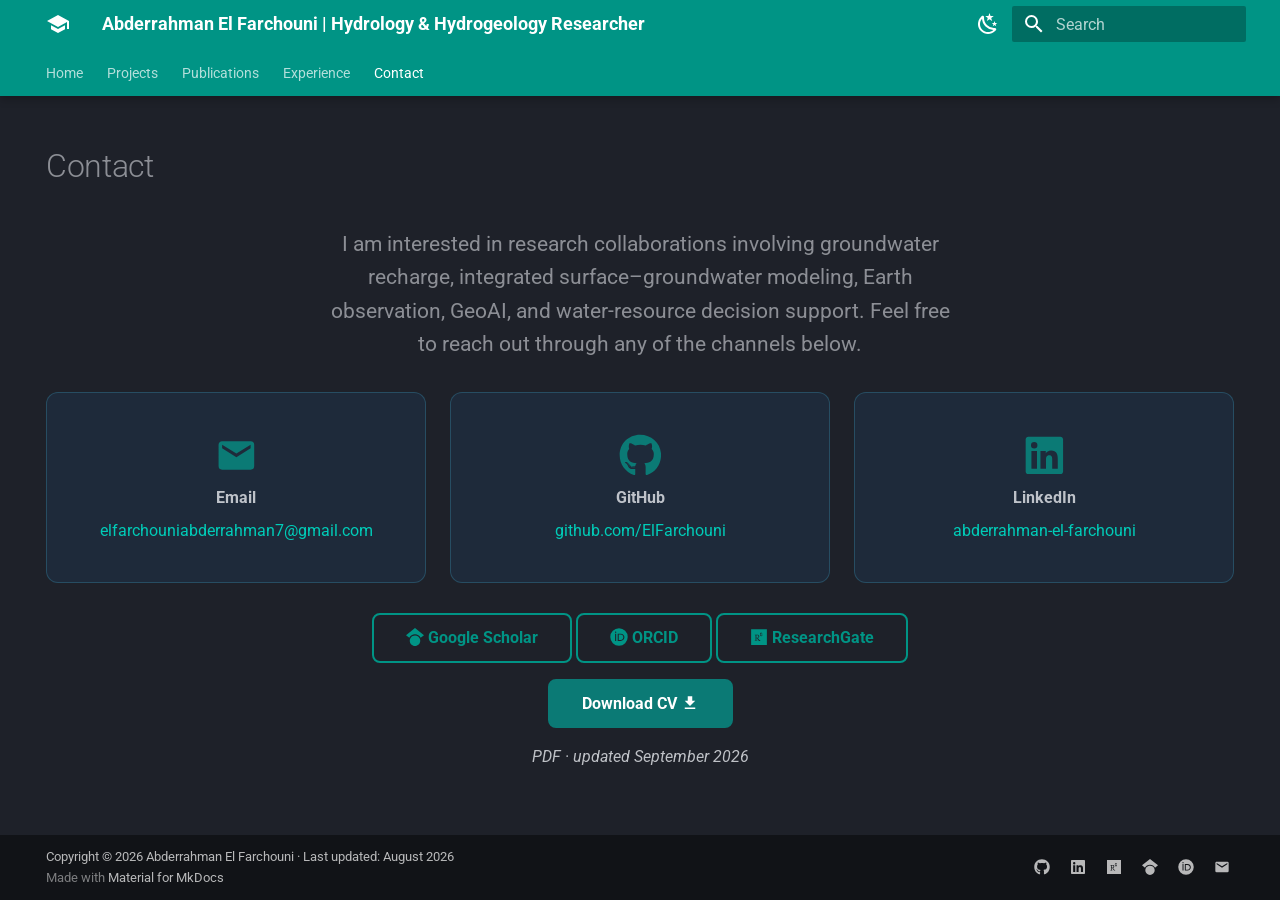
<file: contact/index.html>
<!doctype html>
<html lang="en" class="no-js">
  <head>
    
      <meta charset="utf-8">
      <meta name="viewport" content="width=device-width,initial-scale=1">
      
        <meta name="description" content="Abderrahman El Farchouni is a PhD researcher in Hydrology and Hydrogeology at Mohammed VI Polytechnic University (UM6P, Morocco) and the University of Florence (UNIFI, Italy). His research covers groundwater recharge, hydrological modeling, hydrogeophysics, hydrochemistry, isotopes, remote sensing, and AI for water management in semi-arid regions.">
      
      
        <meta name="author" content="Abderrahman El Farchouni">
      
      
        <link rel="canonical" href="https://elfarchouni.github.io/contact/">
      
      
        <link rel="prev" href="../experience/">
      
      
      
        
      
      
      <link rel="icon" href="../assets/images/favicon.png">
      <meta name="generator" content="mkdocs-1.6.1, mkdocs-material-9.8.0">
    
    
      
        <title>Contact - Abderrahman El Farchouni | Hydrology & Hydrogeology Researcher</title>
      
    
    
      <link rel="stylesheet" href="../assets/stylesheets/main.57a0d79d.min.css">
      
        
        <link rel="stylesheet" href="../assets/stylesheets/palette.fb2fffe2.min.css">
      
      


    
    
      
    
    
      
        
        
        <link rel="preconnect" href="https://fonts.gstatic.com" crossorigin>
        <link rel="stylesheet" href="https://fonts.googleapis.com/css?family=Roboto:300,300i,400,400i,700,700i%7CRoboto+Mono:400,400i,700,700i&display=fallback">
        <style>:root{--md-text-font:"Roboto";--md-code-font:"Roboto Mono"}</style>
      
    
    
      <link rel="stylesheet" href="../assets/css/extra.css">
    
    <script>__md_scope=new URL("..",location),__md_hash=e=>[...e].reduce(((e,_)=>(e<<5)-e+_.charCodeAt(0)),0),__md_get=(e,_=localStorage,t=__md_scope)=>JSON.parse(_.getItem(t.pathname+"."+e)),__md_set=(e,_,t=localStorage,a=__md_scope)=>{try{t.setItem(a.pathname+"."+e,JSON.stringify(_))}catch(e){}}</script>
    
      

    
    
  <meta name="google-site-verification" content="o5n4foTHPjkmK3NTIspyVwYOXydh6xPm4BJhcAxd22g" />
  <script type="application/ld+json">
  {
    "@context": "https://schema.org",
    "@type": "Person",
    "name": "Abderrahman El Farchouni",
    "alternateName": ["Abderrahman Elfarchouni", "A. El Farchouni", "El Farchouni, A.", "Elfarchouni, A."],
    "url": "https://elfarchouni.github.io",
    "image": "https://elfarchouni.github.io/assets/images/profile.png",
    "jobTitle": "PhD Researcher in Hydrology and Hydrogeology",
    "email": "mailto:elfarchouniabderrahman7@gmail.com",
    "nationality": "Moroccan",
    "workLocation": [
      {"@type": "Place", "name": "Benguerir, Morocco"},
      {"@type": "Place", "name": "Florence, Italy"}
    ],
    "affiliation": [
      {
        "@type": "CollegeOrUniversity",
        "name": "Mohammed VI Polytechnic University (UM6P), International Water Research Institute (IWRI)",
        "url": "https://www.um6p.ma"
      },
      {
        "@type": "CollegeOrUniversity",
        "name": "University of Florence (UNIFI), Department of Agriculture, Food, Environment and Forestry (DAGRI)",
        "url": "https://www.unifi.it"
      }
    ],
    "alumniOf": [
      {
        "@type": "CollegeOrUniversity",
        "name": "Ibn Tofail University, Faculty of Sciences, Kenitra"
      },
      {
        "@type": "CollegeOrUniversity",
        "name": "Faculty of Science and Technology, Tangier"
      }
    ],
    "knowsAbout": [
      "Hydrology",
      "Hydrogeology",
      "Groundwater recharge",
      "Water resources management",
      "Hydrological modeling",
      "SWAT-MODFLOW",
      "Hydrogeophysics",
      "Hydrochemistry",
      "Stable isotopes",
      "Remote sensing",
      "GIS",
      "Machine learning"
    ],
    "knowsLanguage": ["ar", "fr", "en"],
    "sameAs": [
      "https://github.com/ElFarchouni",
      "https://www.linkedin.com/in/abderrahman-el-farchouni",
      "https://scholar.google.com/citations?hl=en&user=FRnoeWkAAAAJ",
      "https://orcid.org/0009-0002-1986-4557",
      "https://www.researchgate.net/profile/El-Farchouni-Abderrahman",
      "https://www.phd-gsrafa.dagri.unifi.it/vp-346-xl-ciclo-abderrahman-el-farchouni.html"
    ]
  }
  </script>

  </head>
  
  
    
    
      
    
    
    
    
    <body dir="ltr" data-md-color-scheme="slate" data-md-color-primary="teal" data-md-color-accent="cyan">
  
    
    <input class="md-toggle" data-md-toggle="drawer" type="checkbox" id="__drawer" autocomplete="off">
    <input class="md-toggle" data-md-toggle="search" type="checkbox" id="__search" autocomplete="off">
    <label class="md-overlay" for="__drawer"></label>
    <div data-md-component="skip">
      
        
        <a href="#contact" class="md-skip">
          Skip to content
        </a>
      
    </div>
    <div data-md-component="announce">
      
    </div>
    
    
      

  

<header class="md-header md-header--shadow md-header--lifted" data-md-component="header">
  <nav class="md-header__inner md-grid" aria-label="Header">
    <a href=".." title="Abderrahman El Farchouni | Hydrology &amp; Hydrogeology Researcher" class="md-header__button md-logo" aria-label="Abderrahman El Farchouni | Hydrology & Hydrogeology Researcher" data-md-component="logo">
      
  
  <svg xmlns="http://www.w3.org/2000/svg" viewBox="0 0 24 24"><path d="M12 3 1 9l11 6 9-4.91V17h2V9M5 13.18v4L12 21l7-3.82v-4L12 17z"/></svg>

    </a>
    <label class="md-header__button md-icon" for="__drawer">
      
      <svg xmlns="http://www.w3.org/2000/svg" viewBox="0 0 24 24"><path d="M3 6h18v2H3zm0 5h18v2H3zm0 5h18v2H3z"/></svg>
    </label>
    <div class="md-header__title" data-md-component="header-title">
      <div class="md-header__ellipsis">
        <div class="md-header__topic">
          <span class="md-ellipsis">
            Abderrahman El Farchouni | Hydrology & Hydrogeology Researcher
          </span>
        </div>
        <div class="md-header__topic" data-md-component="header-topic">
          <span class="md-ellipsis">
            
              Contact
            
          </span>
        </div>
      </div>
    </div>
    
      
        <form class="md-header__option" data-md-component="palette">
  
    
    
    
    <input class="md-option" data-md-color-media="" data-md-color-scheme="slate" data-md-color-primary="teal" data-md-color-accent="cyan"  aria-label="Switch to light mode"  type="radio" name="__palette" id="__palette_0">
    
      <label class="md-header__button md-icon" title="Switch to light mode" for="__palette_1" hidden>
        <svg xmlns="http://www.w3.org/2000/svg" viewBox="0 0 24 24"><path d="m17.75 4.09-2.53 1.94.91 3.06-2.63-1.81-2.63 1.81.91-3.06-2.53-1.94L12.44 4l1.06-3 1.06 3zm3.5 6.91-1.64 1.25.59 1.98-1.7-1.17-1.7 1.17.59-1.98L15.75 11l2.06-.05L18.5 9l.69 1.95zm-2.28 4.95c.83-.08 1.72 1.1 1.19 1.85-.32.45-.66.87-1.08 1.27C15.17 23 8.84 23 4.94 19.07c-3.91-3.9-3.91-10.24 0-14.14.4-.4.82-.76 1.27-1.08.75-.53 1.93.36 1.85 1.19-.27 2.86.69 5.83 2.89 8.02a9.96 9.96 0 0 0 8.02 2.89m-1.64 2.02a12.08 12.08 0 0 1-7.8-3.47c-2.17-2.19-3.33-5-3.49-7.82-2.81 3.14-2.7 7.96.31 10.98 3.02 3.01 7.84 3.12 10.98.31"/></svg>
      </label>
    
  
    
    
    
    <input class="md-option" data-md-color-media="" data-md-color-scheme="default" data-md-color-primary="teal" data-md-color-accent="cyan"  aria-label="Switch to dark mode"  type="radio" name="__palette" id="__palette_1">
    
      <label class="md-header__button md-icon" title="Switch to dark mode" for="__palette_0" hidden>
        <svg xmlns="http://www.w3.org/2000/svg" viewBox="0 0 24 24"><path d="M12 7a5 5 0 0 1 5 5 5 5 0 0 1-5 5 5 5 0 0 1-5-5 5 5 0 0 1 5-5m0 2a3 3 0 0 0-3 3 3 3 0 0 0 3 3 3 3 0 0 0 3-3 3 3 0 0 0-3-3m0-7 2.39 3.42C13.65 5.15 12.84 5 12 5s-1.65.15-2.39.42zM3.34 7l4.16-.35A7.2 7.2 0 0 0 5.94 8.5c-.44.74-.69 1.5-.83 2.29zm.02 10 1.76-3.77a7.131 7.131 0 0 0 2.38 4.14zM20.65 7l-1.77 3.79a7.02 7.02 0 0 0-2.38-4.15zm-.01 10-4.14.36c.59-.51 1.12-1.14 1.54-1.86.42-.73.69-1.5.83-2.29zM12 22l-2.41-3.44c.74.27 1.55.44 2.41.44.82 0 1.63-.17 2.37-.44z"/></svg>
      </label>
    
  
</form>
      
    
    
      <script>var palette=__md_get("__palette");if(palette&&palette.color){if("(prefers-color-scheme)"===palette.color.media){var media=matchMedia("(prefers-color-scheme: light)"),input=document.querySelector(media.matches?"[data-md-color-media='(prefers-color-scheme: light)']":"[data-md-color-media='(prefers-color-scheme: dark)']");palette.color.media=input.getAttribute("data-md-color-media"),palette.color.scheme=input.getAttribute("data-md-color-scheme"),palette.color.primary=input.getAttribute("data-md-color-primary"),palette.color.accent=input.getAttribute("data-md-color-accent")}for(var[key,value]of Object.entries(palette.color))document.body.setAttribute("data-md-color-"+key,value)}</script>
    
    
    
      
      
        <label class="md-header__button md-icon" for="__search">
          
          <svg xmlns="http://www.w3.org/2000/svg" viewBox="0 0 24 24"><path d="M9.5 3A6.5 6.5 0 0 1 16 9.5c0 1.61-.59 3.09-1.56 4.23l.27.27h.79l5 5-1.5 1.5-5-5v-.79l-.27-.27A6.52 6.52 0 0 1 9.5 16 6.5 6.5 0 0 1 3 9.5 6.5 6.5 0 0 1 9.5 3m0 2C7 5 5 7 5 9.5S7 14 9.5 14 14 12 14 9.5 12 5 9.5 5"/></svg>
        </label>
        <div class="md-search" data-md-component="search" role="dialog">
  <label class="md-search__overlay" for="__search"></label>
  <div class="md-search__inner" role="search">
    <form class="md-search__form" name="search">
      <input type="text" class="md-search__input" name="query" aria-label="Search" placeholder="Search" autocapitalize="off" autocorrect="off" autocomplete="off" spellcheck="false" data-md-component="search-query" required>
      <label class="md-search__icon md-icon" for="__search">
        
        <svg xmlns="http://www.w3.org/2000/svg" viewBox="0 0 24 24"><path d="M9.5 3A6.5 6.5 0 0 1 16 9.5c0 1.61-.59 3.09-1.56 4.23l.27.27h.79l5 5-1.5 1.5-5-5v-.79l-.27-.27A6.52 6.52 0 0 1 9.5 16 6.5 6.5 0 0 1 3 9.5 6.5 6.5 0 0 1 9.5 3m0 2C7 5 5 7 5 9.5S7 14 9.5 14 14 12 14 9.5 12 5 9.5 5"/></svg>
        
        <svg xmlns="http://www.w3.org/2000/svg" viewBox="0 0 24 24"><path d="M20 11v2H8l5.5 5.5-1.42 1.42L4.16 12l7.92-7.92L13.5 5.5 8 11z"/></svg>
      </label>
      <nav class="md-search__options" aria-label="Search">
        
        <button type="reset" class="md-search__icon md-icon" title="Clear" aria-label="Clear" tabindex="-1">
          
          <svg xmlns="http://www.w3.org/2000/svg" viewBox="0 0 24 24"><path d="M19 6.41 17.59 5 12 10.59 6.41 5 5 6.41 10.59 12 5 17.59 6.41 19 12 13.41 17.59 19 19 17.59 13.41 12z"/></svg>
        </button>
      </nav>
      
    </form>
    <div class="md-search__output">
      <div class="md-search__scrollwrap" tabindex="0" data-md-scrollfix>
        <div class="md-search-result" data-md-component="search-result">
          <div class="md-search-result__meta">
            Initializing search
          </div>
          <ol class="md-search-result__list" role="presentation"></ol>
        </div>
      </div>
    </div>
  </div>
</div>
      
    
    
  </nav>
  
    
      
<nav class="md-tabs" aria-label="Tabs" data-md-component="tabs">
  <div class="md-grid">
    <ul class="md-tabs__list">
      
        
  
  
  
  
    <li class="md-tabs__item">
      <a href=".." class="md-tabs__link">
        
  
  
    
  
  Home

      </a>
    </li>
  

      
        
  
  
  
  
    
    
      <li class="md-tabs__item">
        <a href="../projects/" class="md-tabs__link">
          
  
  
  Projects

        </a>
      </li>
    
  

      
        
  
  
  
  
    <li class="md-tabs__item">
      <a href="../publications/" class="md-tabs__link">
        
  
  
    
  
  Publications

      </a>
    </li>
  

      
        
  
  
  
  
    <li class="md-tabs__item">
      <a href="../experience/" class="md-tabs__link">
        
  
  
    
  
  Experience

      </a>
    </li>
  

      
        
  
  
  
    
  
  
    <li class="md-tabs__item md-tabs__item--active">
      <a href="./" class="md-tabs__link">
        
  
  
    
  
  Contact

      </a>
    </li>
  

      
    </ul>
  </div>
</nav>
    
  
</header>
    
    <div class="md-container" data-md-component="container">
      
      
        
      
      <main class="md-main" data-md-component="main">
        <div class="md-main__inner md-grid">
          
            
              
                
              
              <div class="md-sidebar md-sidebar--primary" data-md-component="sidebar" data-md-type="navigation" hidden>
                <div class="md-sidebar__scrollwrap">
                  <div class="md-sidebar__inner">
                    


  


<nav class="md-nav md-nav--primary md-nav--lifted" aria-label="Navigation" data-md-level="0">
  <label class="md-nav__title" for="__drawer">
    <a href=".." title="Abderrahman El Farchouni | Hydrology &amp; Hydrogeology Researcher" class="md-nav__button md-logo" aria-label="Abderrahman El Farchouni | Hydrology & Hydrogeology Researcher" data-md-component="logo">
      
  
  <svg xmlns="http://www.w3.org/2000/svg" viewBox="0 0 24 24"><path d="M12 3 1 9l11 6 9-4.91V17h2V9M5 13.18v4L12 21l7-3.82v-4L12 17z"/></svg>

    </a>
    Abderrahman El Farchouni | Hydrology & Hydrogeology Researcher
  </label>
  
  <ul class="md-nav__list" data-md-scrollfix>
    
      
      
  
  
  
  
    <li class="md-nav__item">
      <a href=".." class="md-nav__link">
        
  
  
  <span class="md-ellipsis">
    
  
    Home
  

    
  </span>
  
  

      </a>
    </li>
  

    
      
      
  
  
  
  
    
    
    
    
      
      
    
    
    <li class="md-nav__item md-nav__item--nested">
      
        
        
        <input class="md-nav__toggle md-toggle " type="checkbox" id="__nav_2" >
        
          
          <label class="md-nav__link" for="__nav_2" id="__nav_2_label" tabindex="0">
            
  
  
  <span class="md-ellipsis">
    
  
    Projects
  

    
  </span>
  
  

            <span class="md-nav__icon md-icon"></span>
          </label>
        
        <nav class="md-nav" data-md-level="1" aria-labelledby="__nav_2_label" aria-expanded="false">
          <label class="md-nav__title" for="__nav_2">
            <span class="md-nav__icon md-icon"></span>
            
  
    Projects
  

          </label>
          <ul class="md-nav__list" data-md-scrollfix>
            
              
                
  
  
  
  
    <li class="md-nav__item">
      <a href="../projects/" class="md-nav__link">
        
  
  
  <span class="md-ellipsis">
    
  
    All Projects
  

    
  </span>
  
  

      </a>
    </li>
  

              
            
              
                
  
  
  
  
    <li class="md-nav__item">
      <a href="../projects/recharge-tracers/" class="md-nav__link">
        
  
  
  <span class="md-ellipsis">
    
  
    Recharge Mechanisms (Haouz-Mejjate)
  

    
  </span>
  
  

      </a>
    </li>
  

              
            
              
                
  
  
  
  
    <li class="md-nav__item">
      <a href="../projects/piezotool/" class="md-nav__link">
        
  
  
  <span class="md-ellipsis">
    
  
    PiezoTool
  

    
  </span>
  
  

      </a>
    </li>
  

              
            
          </ul>
        </nav>
      
    </li>
  

    
      
      
  
  
  
  
    <li class="md-nav__item">
      <a href="../publications/" class="md-nav__link">
        
  
  
  <span class="md-ellipsis">
    
  
    Publications
  

    
  </span>
  
  

      </a>
    </li>
  

    
      
      
  
  
  
  
    <li class="md-nav__item">
      <a href="../experience/" class="md-nav__link">
        
  
  
  <span class="md-ellipsis">
    
  
    Experience
  

    
  </span>
  
  

      </a>
    </li>
  

    
      
      
  
  
    
  
  
  
    <li class="md-nav__item md-nav__item--active">
      
      <input class="md-nav__toggle md-toggle" type="checkbox" id="__toc">
      
      
        
      
      
      <a href="./" class="md-nav__link md-nav__link--active">
        
  
  
  <span class="md-ellipsis">
    
  
    Contact
  

    
  </span>
  
  

      </a>
      
    </li>
  

    
  </ul>
</nav>
                  </div>
                </div>
              </div>
            
            
              
                
              
              <div class="md-sidebar md-sidebar--secondary" data-md-component="sidebar" data-md-type="toc" hidden>
                <div class="md-sidebar__scrollwrap">
                  <div class="md-sidebar__inner">
                    

<nav class="md-nav md-nav--secondary" aria-label="Table of contents">
  
  
  
    
  
  
</nav>
                  </div>
                </div>
              </div>
            
          
          
            <div class="md-content" data-md-component="content">
              
              <article class="md-content__inner md-typeset">
                
                  
  




<h1 id="contact">Contact</h1>
<p class="contact-lede">
I am interested in research collaborations involving groundwater recharge, integrated
surface–groundwater modeling, Earth observation, GeoAI, and water-resource decision support.
Feel free to reach out through any of the channels below.
</p>

<div class="contact-grid">
<div class="contact-card">
<p><span class="twemoji"><svg xmlns="http://www.w3.org/2000/svg" viewBox="0 0 24 24"><path d="m20 8-8 5-8-5V6l8 5 8-5m0-2H4c-1.11 0-2 .89-2 2v12a2 2 0 0 0 2 2h16a2 2 0 0 0 2-2V6a2 2 0 0 0-2-2"/></svg></span></p>
<p><strong>Email</strong></p>
<p><a href="mailto:elfarchouniabderrahman7@gmail.com">elfarchouniabderrahman7@gmail.com</a></p>
</div>
<div class="contact-card">
<p><span class="twemoji"><svg xmlns="http://www.w3.org/2000/svg" viewBox="0 0 512 512"><!--! Font Awesome Free 7.1.0 by @fontawesome - https://fontawesome.com License - https://fontawesome.com/license/free (Icons: CC BY 4.0, Fonts: SIL OFL 1.1, Code: MIT License) Copyright 2025 Fonticons, Inc.--><path d="M173.9 397.4c0 2-2.3 3.6-5.2 3.6-3.3.3-5.6-1.3-5.6-3.6 0-2 2.3-3.6 5.2-3.6 3-.3 5.6 1.3 5.6 3.6m-31.1-4.5c-.7 2 1.3 4.3 4.3 4.9 2.6 1 5.6 0 6.2-2s-1.3-4.3-4.3-5.2c-2.6-.7-5.5.3-6.2 2.3m44.2-1.7c-2.9.7-4.9 2.6-4.6 4.9.3 2 2.9 3.3 5.9 2.6 2.9-.7 4.9-2.6 4.6-4.6-.3-1.9-3-3.2-5.9-2.9M252.8 8C114.1 8 8 113.3 8 252c0 110.9 69.8 205.8 169.5 239.2 12.8 2.3 17.3-5.6 17.3-12.1 0-6.2-.3-40.4-.3-61.4 0 0-70 15-84.7-29.8 0 0-11.4-29.1-27.8-36.6 0 0-22.9-15.7 1.6-15.4 0 0 24.9 2 38.6 25.8 21.9 38.6 58.6 27.5 72.9 20.9 2.3-16 8.8-27.1 16-33.7-55.9-6.2-112.3-14.3-112.3-110.5 0-27.5 7.6-41.3 23.6-58.9-2.6-6.5-11.1-33.3 2.6-67.9 20.9-6.5 69 27 69 27 20-5.6 41.5-8.5 62.8-8.5s42.8 2.9 62.8 8.5c0 0 48.1-33.6 69-27 13.7 34.7 5.2 61.4 2.6 67.9 16 17.7 25.8 31.5 25.8 58.9 0 96.5-58.9 104.2-114.8 110.5 9.2 7.9 17 22.9 17 46.4 0 33.7-.3 75.4-.3 83.6 0 6.5 4.6 14.4 17.3 12.1C436.2 457.8 504 362.9 504 252 504 113.3 391.5 8 252.8 8M105.2 352.9c-1.3 1-1 3.3.7 5.2 1.6 1.6 3.9 2.3 5.2 1 1.3-1 1-3.3-.7-5.2-1.6-1.6-3.9-2.3-5.2-1m-10.8-8.1c-.7 1.3.3 2.9 2.3 3.9 1.6 1 3.6.7 4.3-.7.7-1.3-.3-2.9-2.3-3.9-2-.6-3.6-.3-4.3.7m32.4 35.6c-1.6 1.3-1 4.3 1.3 6.2 2.3 2.3 5.2 2.6 6.5 1 1.3-1.3.7-4.3-1.3-6.2-2.2-2.3-5.2-2.6-6.5-1m-11.4-14.7c-1.6 1-1.6 3.6 0 5.9s4.3 3.3 5.6 2.3c1.6-1.3 1.6-3.9 0-6.2-1.4-2.3-4-3.3-5.6-2"/></svg></span></p>
<p><strong>GitHub</strong></p>
<p><a href="https://github.com/ElFarchouni">github.com/ElFarchouni</a></p>
</div>
<div class="contact-card">
<p><span class="twemoji"><svg xmlns="http://www.w3.org/2000/svg" viewBox="0 0 448 512"><!--! Font Awesome Free 7.1.0 by @fontawesome - https://fontawesome.com License - https://fontawesome.com/license/free (Icons: CC BY 4.0, Fonts: SIL OFL 1.1, Code: MIT License) Copyright 2025 Fonticons, Inc.--><path d="M416 32H31.9C14.3 32 0 46.5 0 64.3v383.4C0 465.5 14.3 480 31.9 480H416c17.6 0 32-14.5 32-32.3V64.3c0-17.8-14.4-32.3-32-32.3M135.4 416H69V202.2h66.5V416zM102.2 96a38.5 38.5 0 1 1 0 77 38.5 38.5 0 1 1 0-77m282.1 320h-66.4V312c0-24.8-.5-56.7-34.5-56.7-34.6 0-39.9 27-39.9 54.9V416h-66.4V202.2h63.7v29.2h.9c8.9-16.8 30.6-34.5 62.9-34.5 67.2 0 79.7 44.3 79.7 101.9z"/></svg></span></p>
<p><strong>LinkedIn</strong></p>
<p><a href="https://www.linkedin.com/in/abderrahman-el-farchouni">abderrahman-el-farchouni</a></p>
</div>
</div>
<div style="text-align: center">
<p><a class="md-button" href="https://scholar.google.com/citations?hl=en&amp;user=FRnoeWkAAAAJ"><span class="twemoji"><svg xmlns="http://www.w3.org/2000/svg" viewBox="0 0 512 512"><!--! Font Awesome Free 7.1.0 by @fontawesome - https://fontawesome.com License - https://fontawesome.com/license/free (Icons: CC BY 4.0, Fonts: SIL OFL 1.1, Code: MIT License) Copyright 2025 Fonticons, Inc.--><path d="M390.9 298.5s0 .1.1.1c9.2 19.4 14.4 41.1 14.4 64C405.3 445.1 338.5 512 256 512s-149.3-66.9-149.3-149.3c0-22.9 5.2-44.6 14.4-64 1.7-3.6 3.6-7.2 5.6-10.7q6.6-11.4 15-21.3c27.4-32.6 68.5-53.3 114.4-53.3 33.6 0 64.6 11.1 89.6 29.9 9.1 6.9 17.4 14.7 24.8 23.5 5.6 6.6 10.6 13.8 15 21.3 2 3.4 3.8 7 5.5 10.5zm26.4-18.8c-30.1-58.4-91-98.4-161.3-98.4s-131.2 40-161.3 98.4L0 202.7 256 0l256 202.7-94.7 77.1z"/></svg></span> Google Scholar</a>
<a class="md-button" href="https://orcid.org/0009-0002-1986-4557"><span class="twemoji"><svg xmlns="http://www.w3.org/2000/svg" viewBox="0 0 512 512"><!--! Font Awesome Free 7.1.0 by @fontawesome - https://fontawesome.com License - https://fontawesome.com/license/free (Icons: CC BY 4.0, Fonts: SIL OFL 1.1, Code: MIT License) Copyright 2025 Fonticons, Inc.--><path d="M294.7 188.2h-45.9V342h47.5c67.6 0 83.1-51.3 83.1-76.9 0-41.6-26.5-76.9-84.7-76.9M256 8a248 248 0 1 0 0 496 248 248 0 1 0 0-496m-80.8 360.8h-29.8V161.3h29.8zM160.3 98.5a19.6 19.6 0 1 1 0 39.2 19.6 19.6 0 1 1 0-39.2M300 369h-81V161.3h80.6c76.7 0 110.4 54.8 110.4 103.9 0 53.3-41.7 103.9-110 103.9z"/></svg></span> ORCID</a>
<a class="md-button" href="https://www.researchgate.net/profile/El-Farchouni-Abderrahman"><span class="twemoji"><svg xmlns="http://www.w3.org/2000/svg" viewBox="0 0 448 512"><!--! Font Awesome Free 7.1.0 by @fontawesome - https://fontawesome.com License - https://fontawesome.com/license/free (Icons: CC BY 4.0, Fonts: SIL OFL 1.1, Code: MIT License) Copyright 2025 Fonticons, Inc.--><path d="M0 32v448h448V32zm262.2 334.4c-6.6 3-33.2 6-50-14.2-9.2-10.6-25.3-33.3-42.2-63.6-8.9 0-14.7 0-21.4-.6v46.4c0 23.5 6 21.2 25.8 23.9v8.1c-6.9-.3-23.1-.8-35.6-.8-13.1 0-26.1.6-33.6.8v-8.1c15.5-2.9 22-1.3 22-23.9V225c0-22.6-6.4-21-22-23.9V193c25.8 1 53.1-.6 70.9-.6 31.7 0 55.9 14.4 55.9 45.6 0 21.1-16.7 42.2-39.2 47.5 13.6 24.2 30 45.6 42.2 58.9 7.2 7.8 17.2 14.7 27.2 14.7zm22.9-135c-23.3 0-32.2-15.7-32.2-32.2V167c0-12.2 8.8-30.4 34-30.4s30.4 17.9 30.4 17.9l-10.7 7.2s-5.5-12.5-19.7-12.5c-7.9 0-19.7 7.3-19.7 19.7v26.8c0 13.4 6.6 23.3 17.9 23.3 14.1 0 21.5-10.9 21.5-26.8h-17.9v-10.7h30.4c0 20.5 4.7 49.9-34 49.9m-116.5 44.7c-9.4 0-13.6-.3-20-.8v-69.7c6.4-.6 15-.6 22.5-.6 23.3 0 37.2 12.2 37.2 34.5 0 21.9-15 36.6-39.7 36.6"/></svg></span> ResearchGate</a></p>
<p><a class="md-button md-button--primary" href="../assets/Abderrahman-El-Farchouni-CV.pdf">Download CV <span class="twemoji"><svg xmlns="http://www.w3.org/2000/svg" viewBox="0 0 24 24"><path d="M5 20h14v-2H5m14-9h-4V3H9v6H5l7 7z"/></svg></span></a></p>
<p><em>PDF · updated September 2026</em></p>
</div>







  
  




  



                
              </article>
            </div>
          
          
<script>var target=document.getElementById(location.hash.slice(1));target&&target.name&&(target.checked=target.name.startsWith("__tabbed_"))</script>
        </div>
        
          <button type="button" class="md-top md-icon" data-md-component="top" hidden>
  
  <svg xmlns="http://www.w3.org/2000/svg" viewBox="0 0 24 24"><path d="M13 20h-2V8l-5.5 5.5-1.42-1.42L12 4.16l7.92 7.92-1.42 1.42L13 8z"/></svg>
  Back to top
</button>
        
      </main>
      
        <footer class="md-footer">
  
  <div class="md-footer-meta md-typeset">
    <div class="md-footer-meta__inner md-grid">
      <div class="md-copyright">
  
    <div class="md-copyright__highlight">
      Copyright &copy; 2026 Abderrahman El Farchouni · Last updated: August 2026
    </div>
  
  
    Made with
    <a href="https://squidfunk.github.io/mkdocs-material/" target="_blank" rel="noopener">
      Material for MkDocs
    </a>
  
</div>
      
        
<div class="md-social">
  
    
    
    
    
      
      
    
    <a href="https://github.com/ElFarchouni" target="_blank" rel="noopener" title="github.com" class="md-social__link">
      <svg xmlns="http://www.w3.org/2000/svg" viewBox="0 0 512 512"><!--! Font Awesome Free 7.1.0 by @fontawesome - https://fontawesome.com License - https://fontawesome.com/license/free (Icons: CC BY 4.0, Fonts: SIL OFL 1.1, Code: MIT License) Copyright 2025 Fonticons, Inc.--><path d="M173.9 397.4c0 2-2.3 3.6-5.2 3.6-3.3.3-5.6-1.3-5.6-3.6 0-2 2.3-3.6 5.2-3.6 3-.3 5.6 1.3 5.6 3.6m-31.1-4.5c-.7 2 1.3 4.3 4.3 4.9 2.6 1 5.6 0 6.2-2s-1.3-4.3-4.3-5.2c-2.6-.7-5.5.3-6.2 2.3m44.2-1.7c-2.9.7-4.9 2.6-4.6 4.9.3 2 2.9 3.3 5.9 2.6 2.9-.7 4.9-2.6 4.6-4.6-.3-1.9-3-3.2-5.9-2.9M252.8 8C114.1 8 8 113.3 8 252c0 110.9 69.8 205.8 169.5 239.2 12.8 2.3 17.3-5.6 17.3-12.1 0-6.2-.3-40.4-.3-61.4 0 0-70 15-84.7-29.8 0 0-11.4-29.1-27.8-36.6 0 0-22.9-15.7 1.6-15.4 0 0 24.9 2 38.6 25.8 21.9 38.6 58.6 27.5 72.9 20.9 2.3-16 8.8-27.1 16-33.7-55.9-6.2-112.3-14.3-112.3-110.5 0-27.5 7.6-41.3 23.6-58.9-2.6-6.5-11.1-33.3 2.6-67.9 20.9-6.5 69 27 69 27 20-5.6 41.5-8.5 62.8-8.5s42.8 2.9 62.8 8.5c0 0 48.1-33.6 69-27 13.7 34.7 5.2 61.4 2.6 67.9 16 17.7 25.8 31.5 25.8 58.9 0 96.5-58.9 104.2-114.8 110.5 9.2 7.9 17 22.9 17 46.4 0 33.7-.3 75.4-.3 83.6 0 6.5 4.6 14.4 17.3 12.1C436.2 457.8 504 362.9 504 252 504 113.3 391.5 8 252.8 8M105.2 352.9c-1.3 1-1 3.3.7 5.2 1.6 1.6 3.9 2.3 5.2 1 1.3-1 1-3.3-.7-5.2-1.6-1.6-3.9-2.3-5.2-1m-10.8-8.1c-.7 1.3.3 2.9 2.3 3.9 1.6 1 3.6.7 4.3-.7.7-1.3-.3-2.9-2.3-3.9-2-.6-3.6-.3-4.3.7m32.4 35.6c-1.6 1.3-1 4.3 1.3 6.2 2.3 2.3 5.2 2.6 6.5 1 1.3-1.3.7-4.3-1.3-6.2-2.2-2.3-5.2-2.6-6.5-1m-11.4-14.7c-1.6 1-1.6 3.6 0 5.9s4.3 3.3 5.6 2.3c1.6-1.3 1.6-3.9 0-6.2-1.4-2.3-4-3.3-5.6-2"/></svg>
    </a>
  
    
    
    
    
      
      
    
    <a href="https://www.linkedin.com/in/abderrahman-el-farchouni" target="_blank" rel="noopener" title="www.linkedin.com" class="md-social__link">
      <svg xmlns="http://www.w3.org/2000/svg" viewBox="0 0 448 512"><!--! Font Awesome Free 7.1.0 by @fontawesome - https://fontawesome.com License - https://fontawesome.com/license/free (Icons: CC BY 4.0, Fonts: SIL OFL 1.1, Code: MIT License) Copyright 2025 Fonticons, Inc.--><path d="M416 32H31.9C14.3 32 0 46.5 0 64.3v383.4C0 465.5 14.3 480 31.9 480H416c17.6 0 32-14.5 32-32.3V64.3c0-17.8-14.4-32.3-32-32.3M135.4 416H69V202.2h66.5V416zM102.2 96a38.5 38.5 0 1 1 0 77 38.5 38.5 0 1 1 0-77m282.1 320h-66.4V312c0-24.8-.5-56.7-34.5-56.7-34.6 0-39.9 27-39.9 54.9V416h-66.4V202.2h63.7v29.2h.9c8.9-16.8 30.6-34.5 62.9-34.5 67.2 0 79.7 44.3 79.7 101.9z"/></svg>
    </a>
  
    
    
    
    
      
      
    
    <a href="https://www.researchgate.net/profile/El-Farchouni-Abderrahman" target="_blank" rel="noopener" title="www.researchgate.net" class="md-social__link">
      <svg xmlns="http://www.w3.org/2000/svg" viewBox="0 0 448 512"><!--! Font Awesome Free 7.1.0 by @fontawesome - https://fontawesome.com License - https://fontawesome.com/license/free (Icons: CC BY 4.0, Fonts: SIL OFL 1.1, Code: MIT License) Copyright 2025 Fonticons, Inc.--><path d="M0 32v448h448V32zm262.2 334.4c-6.6 3-33.2 6-50-14.2-9.2-10.6-25.3-33.3-42.2-63.6-8.9 0-14.7 0-21.4-.6v46.4c0 23.5 6 21.2 25.8 23.9v8.1c-6.9-.3-23.1-.8-35.6-.8-13.1 0-26.1.6-33.6.8v-8.1c15.5-2.9 22-1.3 22-23.9V225c0-22.6-6.4-21-22-23.9V193c25.8 1 53.1-.6 70.9-.6 31.7 0 55.9 14.4 55.9 45.6 0 21.1-16.7 42.2-39.2 47.5 13.6 24.2 30 45.6 42.2 58.9 7.2 7.8 17.2 14.7 27.2 14.7zm22.9-135c-23.3 0-32.2-15.7-32.2-32.2V167c0-12.2 8.8-30.4 34-30.4s30.4 17.9 30.4 17.9l-10.7 7.2s-5.5-12.5-19.7-12.5c-7.9 0-19.7 7.3-19.7 19.7v26.8c0 13.4 6.6 23.3 17.9 23.3 14.1 0 21.5-10.9 21.5-26.8h-17.9v-10.7h30.4c0 20.5 4.7 49.9-34 49.9m-116.5 44.7c-9.4 0-13.6-.3-20-.8v-69.7c6.4-.6 15-.6 22.5-.6 23.3 0 37.2 12.2 37.2 34.5 0 21.9-15 36.6-39.7 36.6"/></svg>
    </a>
  
    
    
    
    
      
      
    
    <a href="https://scholar.google.com/citations?hl=en&user=FRnoeWkAAAAJ" target="_blank" rel="noopener" title="scholar.google.com" class="md-social__link">
      <svg xmlns="http://www.w3.org/2000/svg" viewBox="0 0 512 512"><!--! Font Awesome Free 7.1.0 by @fontawesome - https://fontawesome.com License - https://fontawesome.com/license/free (Icons: CC BY 4.0, Fonts: SIL OFL 1.1, Code: MIT License) Copyright 2025 Fonticons, Inc.--><path d="M390.9 298.5s0 .1.1.1c9.2 19.4 14.4 41.1 14.4 64C405.3 445.1 338.5 512 256 512s-149.3-66.9-149.3-149.3c0-22.9 5.2-44.6 14.4-64 1.7-3.6 3.6-7.2 5.6-10.7q6.6-11.4 15-21.3c27.4-32.6 68.5-53.3 114.4-53.3 33.6 0 64.6 11.1 89.6 29.9 9.1 6.9 17.4 14.7 24.8 23.5 5.6 6.6 10.6 13.8 15 21.3 2 3.4 3.8 7 5.5 10.5zm26.4-18.8c-30.1-58.4-91-98.4-161.3-98.4s-131.2 40-161.3 98.4L0 202.7 256 0l256 202.7-94.7 77.1z"/></svg>
    </a>
  
    
    
    
    
      
      
    
    <a href="https://orcid.org/0009-0002-1986-4557" target="_blank" rel="noopener" title="orcid.org" class="md-social__link">
      <svg xmlns="http://www.w3.org/2000/svg" viewBox="0 0 512 512"><!--! Font Awesome Free 7.1.0 by @fontawesome - https://fontawesome.com License - https://fontawesome.com/license/free (Icons: CC BY 4.0, Fonts: SIL OFL 1.1, Code: MIT License) Copyright 2025 Fonticons, Inc.--><path d="M294.7 188.2h-45.9V342h47.5c67.6 0 83.1-51.3 83.1-76.9 0-41.6-26.5-76.9-84.7-76.9M256 8a248 248 0 1 0 0 496 248 248 0 1 0 0-496m-80.8 360.8h-29.8V161.3h29.8zM160.3 98.5a19.6 19.6 0 1 1 0 39.2 19.6 19.6 0 1 1 0-39.2M300 369h-81V161.3h80.6c76.7 0 110.4 54.8 110.4 103.9 0 53.3-41.7 103.9-110 103.9z"/></svg>
    </a>
  
    
    
    
    
    <a href="mailto:elfarchouniabderrahman7@gmail.com" target="_blank" rel="noopener" title="" class="md-social__link">
      <svg xmlns="http://www.w3.org/2000/svg" viewBox="0 0 24 24"><path d="m20 8-8 5-8-5V6l8 5 8-5m0-2H4c-1.11 0-2 .89-2 2v12a2 2 0 0 0 2 2h16a2 2 0 0 0 2-2V6a2 2 0 0 0-2-2"/></svg>
    </a>
  
</div>
      
    </div>
  </div>
</footer>
      
    </div>
    <div class="md-dialog" data-md-component="dialog">
      <div class="md-dialog__inner md-typeset"></div>
    </div>
    
    
    
      
      
      <script id="__config" type="application/json">{"annotate": null, "base": "..", "features": ["navigation.tabs", "navigation.tabs.sticky", "navigation.top", "content.code.copy"], "search": "../assets/javascripts/workers/search.a7633da7.min.js", "tags": null, "translations": {"clipboard.copied": "Copied to clipboard", "clipboard.copy": "Copy to clipboard", "search.result.more.one": "1 more on this page", "search.result.more.other": "# more on this page", "search.result.none": "No matching documents", "search.result.one": "1 matching document", "search.result.other": "# matching documents", "search.result.placeholder": "Type to start searching", "search.result.term.missing": "Missing", "select.version": "Select version"}, "version": null}</script>
    
    
      <script src="../assets/javascripts/bundle.c21346df.min.js"></script>
      
    
  </body>
</html>
</file>
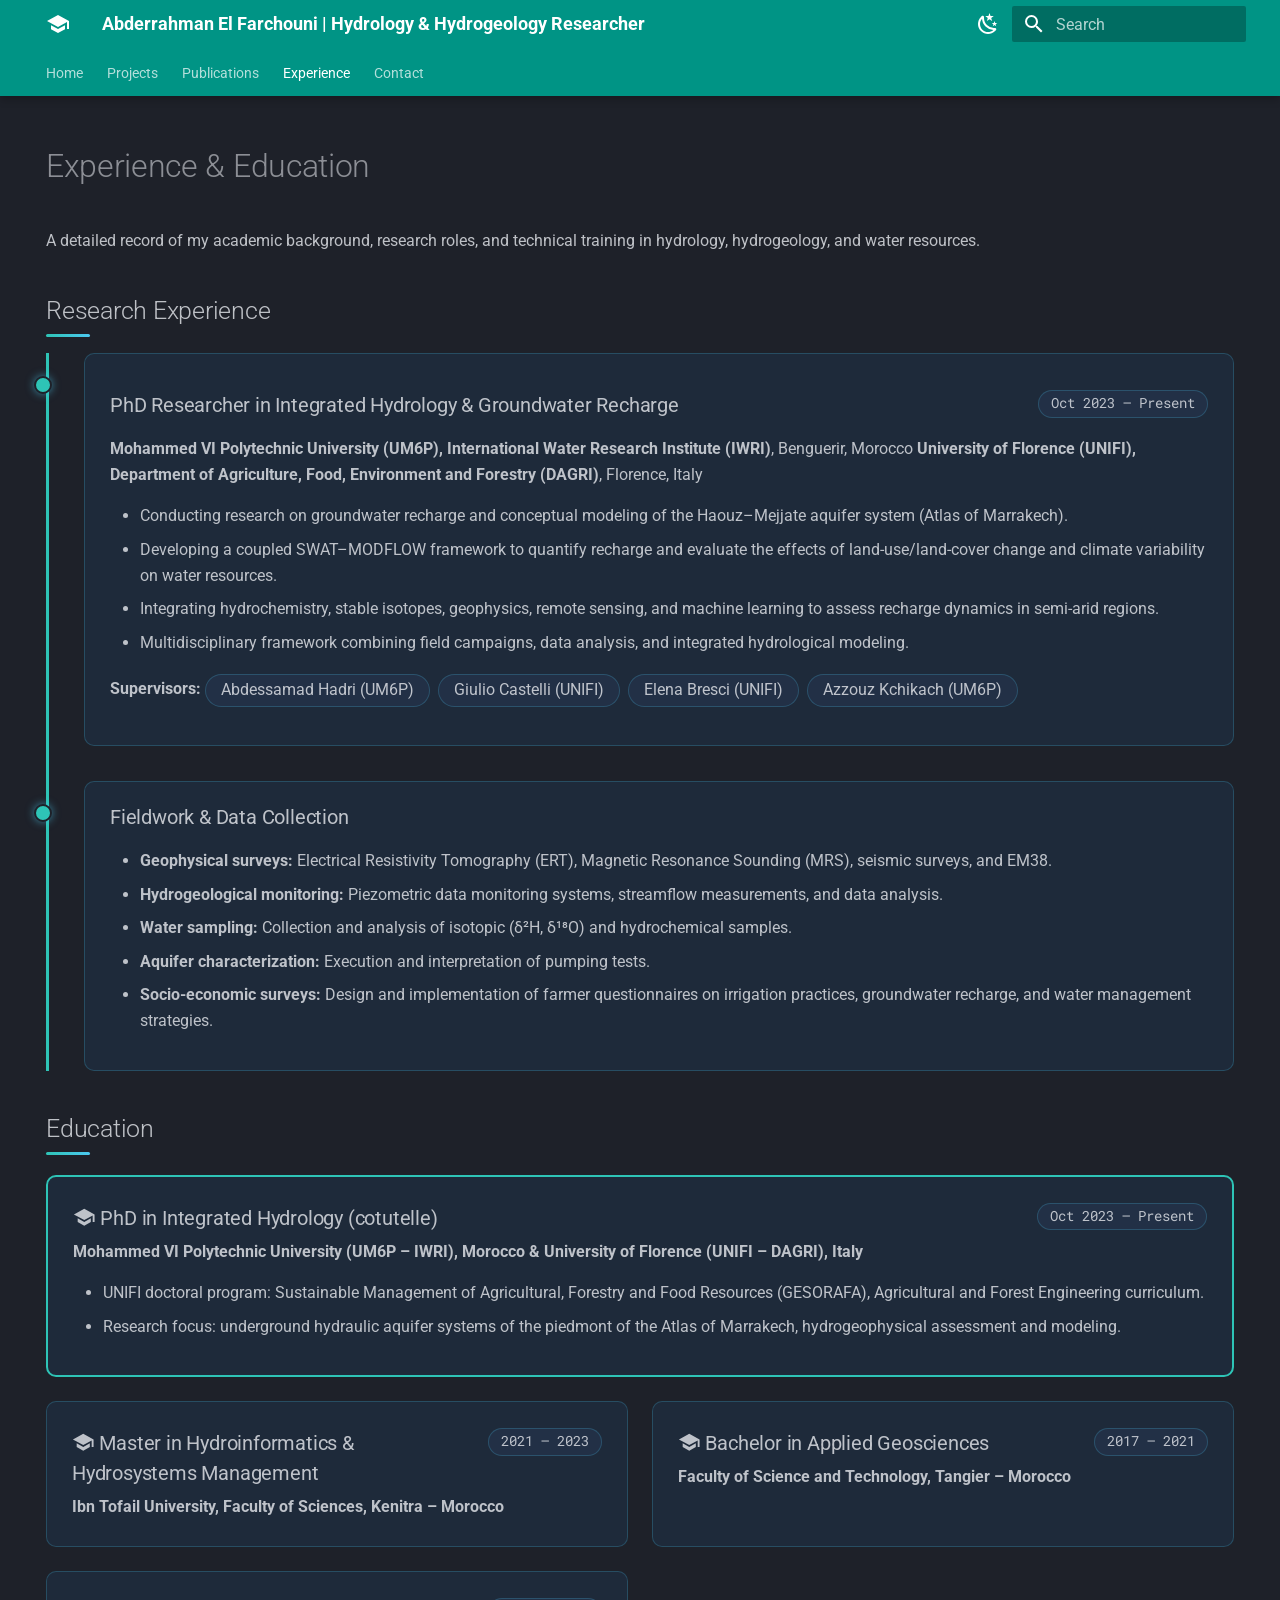
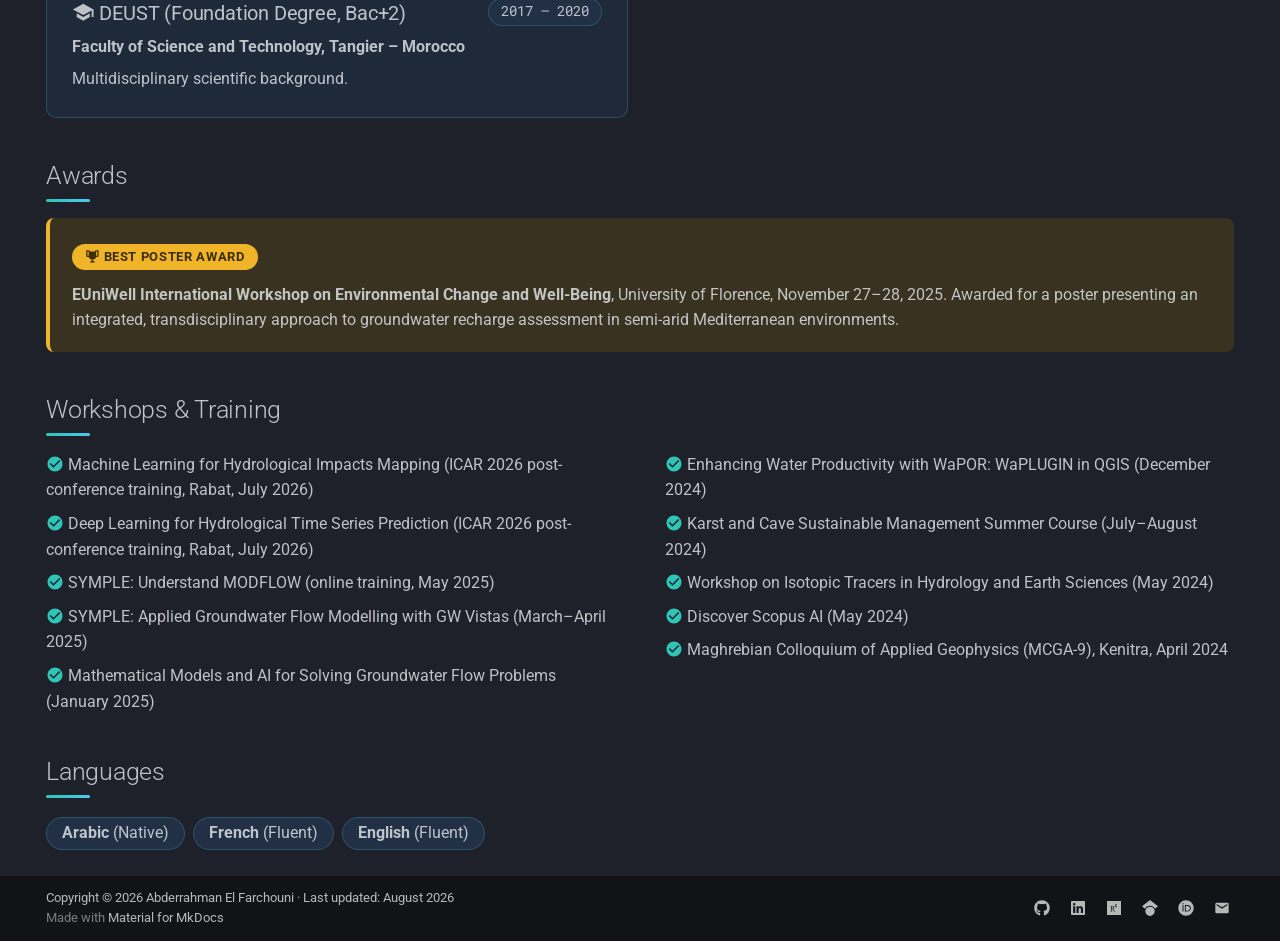
<file: experience/index.html>
<!doctype html>
<html lang="en" class="no-js">
  <head>
    
      <meta charset="utf-8">
      <meta name="viewport" content="width=device-width,initial-scale=1">
      
        <meta name="description" content="Abderrahman El Farchouni is a PhD researcher in Hydrology and Hydrogeology at Mohammed VI Polytechnic University (UM6P, Morocco) and the University of Florence (UNIFI, Italy). His research covers groundwater recharge, hydrological modeling, hydrogeophysics, hydrochemistry, isotopes, remote sensing, and AI for water management in semi-arid regions.">
      
      
        <meta name="author" content="Abderrahman El Farchouni">
      
      
        <link rel="canonical" href="https://elfarchouni.github.io/experience/">
      
      
        <link rel="prev" href="../publications/">
      
      
        <link rel="next" href="../contact/">
      
      
        
      
      
      <link rel="icon" href="../assets/images/favicon.png">
      <meta name="generator" content="mkdocs-1.6.1, mkdocs-material-9.8.0">
    
    
      
        <title>Experience - Abderrahman El Farchouni | Hydrology & Hydrogeology Researcher</title>
      
    
    
      <link rel="stylesheet" href="../assets/stylesheets/main.57a0d79d.min.css">
      
        
        <link rel="stylesheet" href="../assets/stylesheets/palette.fb2fffe2.min.css">
      
      


    
    
      
    
    
      
        
        
        <link rel="preconnect" href="https://fonts.gstatic.com" crossorigin>
        <link rel="stylesheet" href="https://fonts.googleapis.com/css?family=Roboto:300,300i,400,400i,700,700i%7CRoboto+Mono:400,400i,700,700i&display=fallback">
        <style>:root{--md-text-font:"Roboto";--md-code-font:"Roboto Mono"}</style>
      
    
    
      <link rel="stylesheet" href="../assets/css/extra.css">
    
    <script>__md_scope=new URL("..",location),__md_hash=e=>[...e].reduce(((e,_)=>(e<<5)-e+_.charCodeAt(0)),0),__md_get=(e,_=localStorage,t=__md_scope)=>JSON.parse(_.getItem(t.pathname+"."+e)),__md_set=(e,_,t=localStorage,a=__md_scope)=>{try{t.setItem(a.pathname+"."+e,JSON.stringify(_))}catch(e){}}</script>
    
      

    
    
  <meta name="google-site-verification" content="o5n4foTHPjkmK3NTIspyVwYOXydh6xPm4BJhcAxd22g" />
  <script type="application/ld+json">
  {
    "@context": "https://schema.org",
    "@type": "Person",
    "name": "Abderrahman El Farchouni",
    "alternateName": ["Abderrahman Elfarchouni", "A. El Farchouni", "El Farchouni, A.", "Elfarchouni, A."],
    "url": "https://elfarchouni.github.io",
    "image": "https://elfarchouni.github.io/assets/images/profile.png",
    "jobTitle": "PhD Researcher in Hydrology and Hydrogeology",
    "email": "mailto:elfarchouniabderrahman7@gmail.com",
    "nationality": "Moroccan",
    "workLocation": [
      {"@type": "Place", "name": "Benguerir, Morocco"},
      {"@type": "Place", "name": "Florence, Italy"}
    ],
    "affiliation": [
      {
        "@type": "CollegeOrUniversity",
        "name": "Mohammed VI Polytechnic University (UM6P), International Water Research Institute (IWRI)",
        "url": "https://www.um6p.ma"
      },
      {
        "@type": "CollegeOrUniversity",
        "name": "University of Florence (UNIFI), Department of Agriculture, Food, Environment and Forestry (DAGRI)",
        "url": "https://www.unifi.it"
      }
    ],
    "alumniOf": [
      {
        "@type": "CollegeOrUniversity",
        "name": "Ibn Tofail University, Faculty of Sciences, Kenitra"
      },
      {
        "@type": "CollegeOrUniversity",
        "name": "Faculty of Science and Technology, Tangier"
      }
    ],
    "knowsAbout": [
      "Hydrology",
      "Hydrogeology",
      "Groundwater recharge",
      "Water resources management",
      "Hydrological modeling",
      "SWAT-MODFLOW",
      "Hydrogeophysics",
      "Hydrochemistry",
      "Stable isotopes",
      "Remote sensing",
      "GIS",
      "Machine learning"
    ],
    "knowsLanguage": ["ar", "fr", "en"],
    "sameAs": [
      "https://github.com/ElFarchouni",
      "https://www.linkedin.com/in/abderrahman-el-farchouni",
      "https://scholar.google.com/citations?hl=en&user=FRnoeWkAAAAJ",
      "https://orcid.org/0009-0002-1986-4557",
      "https://www.researchgate.net/profile/El-Farchouni-Abderrahman",
      "https://www.phd-gsrafa.dagri.unifi.it/vp-346-xl-ciclo-abderrahman-el-farchouni.html"
    ]
  }
  </script>

  </head>
  
  
    
    
      
    
    
    
    
    <body dir="ltr" data-md-color-scheme="slate" data-md-color-primary="teal" data-md-color-accent="cyan">
  
    
    <input class="md-toggle" data-md-toggle="drawer" type="checkbox" id="__drawer" autocomplete="off">
    <input class="md-toggle" data-md-toggle="search" type="checkbox" id="__search" autocomplete="off">
    <label class="md-overlay" for="__drawer"></label>
    <div data-md-component="skip">
      
        
        <a href="#experience-education" class="md-skip">
          Skip to content
        </a>
      
    </div>
    <div data-md-component="announce">
      
    </div>
    
    
      

  

<header class="md-header md-header--shadow md-header--lifted" data-md-component="header">
  <nav class="md-header__inner md-grid" aria-label="Header">
    <a href=".." title="Abderrahman El Farchouni | Hydrology &amp; Hydrogeology Researcher" class="md-header__button md-logo" aria-label="Abderrahman El Farchouni | Hydrology & Hydrogeology Researcher" data-md-component="logo">
      
  
  <svg xmlns="http://www.w3.org/2000/svg" viewBox="0 0 24 24"><path d="M12 3 1 9l11 6 9-4.91V17h2V9M5 13.18v4L12 21l7-3.82v-4L12 17z"/></svg>

    </a>
    <label class="md-header__button md-icon" for="__drawer">
      
      <svg xmlns="http://www.w3.org/2000/svg" viewBox="0 0 24 24"><path d="M3 6h18v2H3zm0 5h18v2H3zm0 5h18v2H3z"/></svg>
    </label>
    <div class="md-header__title" data-md-component="header-title">
      <div class="md-header__ellipsis">
        <div class="md-header__topic">
          <span class="md-ellipsis">
            Abderrahman El Farchouni | Hydrology & Hydrogeology Researcher
          </span>
        </div>
        <div class="md-header__topic" data-md-component="header-topic">
          <span class="md-ellipsis">
            
              Experience
            
          </span>
        </div>
      </div>
    </div>
    
      
        <form class="md-header__option" data-md-component="palette">
  
    
    
    
    <input class="md-option" data-md-color-media="" data-md-color-scheme="slate" data-md-color-primary="teal" data-md-color-accent="cyan"  aria-label="Switch to light mode"  type="radio" name="__palette" id="__palette_0">
    
      <label class="md-header__button md-icon" title="Switch to light mode" for="__palette_1" hidden>
        <svg xmlns="http://www.w3.org/2000/svg" viewBox="0 0 24 24"><path d="m17.75 4.09-2.53 1.94.91 3.06-2.63-1.81-2.63 1.81.91-3.06-2.53-1.94L12.44 4l1.06-3 1.06 3zm3.5 6.91-1.64 1.25.59 1.98-1.7-1.17-1.7 1.17.59-1.98L15.75 11l2.06-.05L18.5 9l.69 1.95zm-2.28 4.95c.83-.08 1.72 1.1 1.19 1.85-.32.45-.66.87-1.08 1.27C15.17 23 8.84 23 4.94 19.07c-3.91-3.9-3.91-10.24 0-14.14.4-.4.82-.76 1.27-1.08.75-.53 1.93.36 1.85 1.19-.27 2.86.69 5.83 2.89 8.02a9.96 9.96 0 0 0 8.02 2.89m-1.64 2.02a12.08 12.08 0 0 1-7.8-3.47c-2.17-2.19-3.33-5-3.49-7.82-2.81 3.14-2.7 7.96.31 10.98 3.02 3.01 7.84 3.12 10.98.31"/></svg>
      </label>
    
  
    
    
    
    <input class="md-option" data-md-color-media="" data-md-color-scheme="default" data-md-color-primary="teal" data-md-color-accent="cyan"  aria-label="Switch to dark mode"  type="radio" name="__palette" id="__palette_1">
    
      <label class="md-header__button md-icon" title="Switch to dark mode" for="__palette_0" hidden>
        <svg xmlns="http://www.w3.org/2000/svg" viewBox="0 0 24 24"><path d="M12 7a5 5 0 0 1 5 5 5 5 0 0 1-5 5 5 5 0 0 1-5-5 5 5 0 0 1 5-5m0 2a3 3 0 0 0-3 3 3 3 0 0 0 3 3 3 3 0 0 0 3-3 3 3 0 0 0-3-3m0-7 2.39 3.42C13.65 5.15 12.84 5 12 5s-1.65.15-2.39.42zM3.34 7l4.16-.35A7.2 7.2 0 0 0 5.94 8.5c-.44.74-.69 1.5-.83 2.29zm.02 10 1.76-3.77a7.131 7.131 0 0 0 2.38 4.14zM20.65 7l-1.77 3.79a7.02 7.02 0 0 0-2.38-4.15zm-.01 10-4.14.36c.59-.51 1.12-1.14 1.54-1.86.42-.73.69-1.5.83-2.29zM12 22l-2.41-3.44c.74.27 1.55.44 2.41.44.82 0 1.63-.17 2.37-.44z"/></svg>
      </label>
    
  
</form>
      
    
    
      <script>var palette=__md_get("__palette");if(palette&&palette.color){if("(prefers-color-scheme)"===palette.color.media){var media=matchMedia("(prefers-color-scheme: light)"),input=document.querySelector(media.matches?"[data-md-color-media='(prefers-color-scheme: light)']":"[data-md-color-media='(prefers-color-scheme: dark)']");palette.color.media=input.getAttribute("data-md-color-media"),palette.color.scheme=input.getAttribute("data-md-color-scheme"),palette.color.primary=input.getAttribute("data-md-color-primary"),palette.color.accent=input.getAttribute("data-md-color-accent")}for(var[key,value]of Object.entries(palette.color))document.body.setAttribute("data-md-color-"+key,value)}</script>
    
    
    
      
      
        <label class="md-header__button md-icon" for="__search">
          
          <svg xmlns="http://www.w3.org/2000/svg" viewBox="0 0 24 24"><path d="M9.5 3A6.5 6.5 0 0 1 16 9.5c0 1.61-.59 3.09-1.56 4.23l.27.27h.79l5 5-1.5 1.5-5-5v-.79l-.27-.27A6.52 6.52 0 0 1 9.5 16 6.5 6.5 0 0 1 3 9.5 6.5 6.5 0 0 1 9.5 3m0 2C7 5 5 7 5 9.5S7 14 9.5 14 14 12 14 9.5 12 5 9.5 5"/></svg>
        </label>
        <div class="md-search" data-md-component="search" role="dialog">
  <label class="md-search__overlay" for="__search"></label>
  <div class="md-search__inner" role="search">
    <form class="md-search__form" name="search">
      <input type="text" class="md-search__input" name="query" aria-label="Search" placeholder="Search" autocapitalize="off" autocorrect="off" autocomplete="off" spellcheck="false" data-md-component="search-query" required>
      <label class="md-search__icon md-icon" for="__search">
        
        <svg xmlns="http://www.w3.org/2000/svg" viewBox="0 0 24 24"><path d="M9.5 3A6.5 6.5 0 0 1 16 9.5c0 1.61-.59 3.09-1.56 4.23l.27.27h.79l5 5-1.5 1.5-5-5v-.79l-.27-.27A6.52 6.52 0 0 1 9.5 16 6.5 6.5 0 0 1 3 9.5 6.5 6.5 0 0 1 9.5 3m0 2C7 5 5 7 5 9.5S7 14 9.5 14 14 12 14 9.5 12 5 9.5 5"/></svg>
        
        <svg xmlns="http://www.w3.org/2000/svg" viewBox="0 0 24 24"><path d="M20 11v2H8l5.5 5.5-1.42 1.42L4.16 12l7.92-7.92L13.5 5.5 8 11z"/></svg>
      </label>
      <nav class="md-search__options" aria-label="Search">
        
        <button type="reset" class="md-search__icon md-icon" title="Clear" aria-label="Clear" tabindex="-1">
          
          <svg xmlns="http://www.w3.org/2000/svg" viewBox="0 0 24 24"><path d="M19 6.41 17.59 5 12 10.59 6.41 5 5 6.41 10.59 12 5 17.59 6.41 19 12 13.41 17.59 19 19 17.59 13.41 12z"/></svg>
        </button>
      </nav>
      
    </form>
    <div class="md-search__output">
      <div class="md-search__scrollwrap" tabindex="0" data-md-scrollfix>
        <div class="md-search-result" data-md-component="search-result">
          <div class="md-search-result__meta">
            Initializing search
          </div>
          <ol class="md-search-result__list" role="presentation"></ol>
        </div>
      </div>
    </div>
  </div>
</div>
      
    
    
  </nav>
  
    
      
<nav class="md-tabs" aria-label="Tabs" data-md-component="tabs">
  <div class="md-grid">
    <ul class="md-tabs__list">
      
        
  
  
  
  
    <li class="md-tabs__item">
      <a href=".." class="md-tabs__link">
        
  
  
    
  
  Home

      </a>
    </li>
  

      
        
  
  
  
  
    
    
      <li class="md-tabs__item">
        <a href="../projects/" class="md-tabs__link">
          
  
  
  Projects

        </a>
      </li>
    
  

      
        
  
  
  
  
    <li class="md-tabs__item">
      <a href="../publications/" class="md-tabs__link">
        
  
  
    
  
  Publications

      </a>
    </li>
  

      
        
  
  
  
    
  
  
    <li class="md-tabs__item md-tabs__item--active">
      <a href="./" class="md-tabs__link">
        
  
  
    
  
  Experience

      </a>
    </li>
  

      
        
  
  
  
  
    <li class="md-tabs__item">
      <a href="../contact/" class="md-tabs__link">
        
  
  
    
  
  Contact

      </a>
    </li>
  

      
    </ul>
  </div>
</nav>
    
  
</header>
    
    <div class="md-container" data-md-component="container">
      
      
        
      
      <main class="md-main" data-md-component="main">
        <div class="md-main__inner md-grid">
          
            
              
                
              
              <div class="md-sidebar md-sidebar--primary" data-md-component="sidebar" data-md-type="navigation" hidden>
                <div class="md-sidebar__scrollwrap">
                  <div class="md-sidebar__inner">
                    


  


<nav class="md-nav md-nav--primary md-nav--lifted" aria-label="Navigation" data-md-level="0">
  <label class="md-nav__title" for="__drawer">
    <a href=".." title="Abderrahman El Farchouni | Hydrology &amp; Hydrogeology Researcher" class="md-nav__button md-logo" aria-label="Abderrahman El Farchouni | Hydrology & Hydrogeology Researcher" data-md-component="logo">
      
  
  <svg xmlns="http://www.w3.org/2000/svg" viewBox="0 0 24 24"><path d="M12 3 1 9l11 6 9-4.91V17h2V9M5 13.18v4L12 21l7-3.82v-4L12 17z"/></svg>

    </a>
    Abderrahman El Farchouni | Hydrology & Hydrogeology Researcher
  </label>
  
  <ul class="md-nav__list" data-md-scrollfix>
    
      
      
  
  
  
  
    <li class="md-nav__item">
      <a href=".." class="md-nav__link">
        
  
  
  <span class="md-ellipsis">
    
  
    Home
  

    
  </span>
  
  

      </a>
    </li>
  

    
      
      
  
  
  
  
    
    
    
    
      
      
    
    
    <li class="md-nav__item md-nav__item--nested">
      
        
        
        <input class="md-nav__toggle md-toggle " type="checkbox" id="__nav_2" >
        
          
          <label class="md-nav__link" for="__nav_2" id="__nav_2_label" tabindex="0">
            
  
  
  <span class="md-ellipsis">
    
  
    Projects
  

    
  </span>
  
  

            <span class="md-nav__icon md-icon"></span>
          </label>
        
        <nav class="md-nav" data-md-level="1" aria-labelledby="__nav_2_label" aria-expanded="false">
          <label class="md-nav__title" for="__nav_2">
            <span class="md-nav__icon md-icon"></span>
            
  
    Projects
  

          </label>
          <ul class="md-nav__list" data-md-scrollfix>
            
              
                
  
  
  
  
    <li class="md-nav__item">
      <a href="../projects/" class="md-nav__link">
        
  
  
  <span class="md-ellipsis">
    
  
    All Projects
  

    
  </span>
  
  

      </a>
    </li>
  

              
            
              
                
  
  
  
  
    <li class="md-nav__item">
      <a href="../projects/recharge-tracers/" class="md-nav__link">
        
  
  
  <span class="md-ellipsis">
    
  
    Recharge Mechanisms (Haouz-Mejjate)
  

    
  </span>
  
  

      </a>
    </li>
  

              
            
              
                
  
  
  
  
    <li class="md-nav__item">
      <a href="../projects/piezotool/" class="md-nav__link">
        
  
  
  <span class="md-ellipsis">
    
  
    PiezoTool
  

    
  </span>
  
  

      </a>
    </li>
  

              
            
          </ul>
        </nav>
      
    </li>
  

    
      
      
  
  
  
  
    <li class="md-nav__item">
      <a href="../publications/" class="md-nav__link">
        
  
  
  <span class="md-ellipsis">
    
  
    Publications
  

    
  </span>
  
  

      </a>
    </li>
  

    
      
      
  
  
    
  
  
  
    <li class="md-nav__item md-nav__item--active">
      
      <input class="md-nav__toggle md-toggle" type="checkbox" id="__toc">
      
      
        
      
      
        <label class="md-nav__link md-nav__link--active" for="__toc">
          
  
  
  <span class="md-ellipsis">
    
  
    Experience
  

    
  </span>
  
  

          <span class="md-nav__icon md-icon"></span>
        </label>
      
      <a href="./" class="md-nav__link md-nav__link--active">
        
  
  
  <span class="md-ellipsis">
    
  
    Experience
  

    
  </span>
  
  

      </a>
      
        

<nav class="md-nav md-nav--secondary" aria-label="Table of contents">
  
  
  
    
  
  
    <label class="md-nav__title" for="__toc">
      <span class="md-nav__icon md-icon"></span>
      Table of contents
    </label>
    <ul class="md-nav__list" data-md-component="toc" data-md-scrollfix>
      
        <li class="md-nav__item">
  <a href="#research-experience" class="md-nav__link">
    <span class="md-ellipsis">
      
        Research Experience
      
    </span>
  </a>
  
    <nav class="md-nav" aria-label="Research Experience">
      <ul class="md-nav__list">
        
          <li class="md-nav__item">
  <a href="#phd-researcher-in-integrated-hydrology-groundwater-recharge" class="md-nav__link">
    <span class="md-ellipsis">
      
        PhD Researcher in Integrated Hydrology &amp; Groundwater Recharge
      
    </span>
  </a>
  
</li>
        
          <li class="md-nav__item">
  <a href="#fieldwork-data-collection" class="md-nav__link">
    <span class="md-ellipsis">
      
        Fieldwork &amp; Data Collection
      
    </span>
  </a>
  
</li>
        
      </ul>
    </nav>
  
</li>
      
        <li class="md-nav__item">
  <a href="#education" class="md-nav__link">
    <span class="md-ellipsis">
      
        Education
      
    </span>
  </a>
  
    <nav class="md-nav" aria-label="Education">
      <ul class="md-nav__list">
        
          <li class="md-nav__item">
  <a href="#phd-in-integrated-hydrology-cotutelle" class="md-nav__link">
    <span class="md-ellipsis">
      
        PhD in Integrated Hydrology (cotutelle)
      
    </span>
  </a>
  
</li>
        
          <li class="md-nav__item">
  <a href="#master-in-hydroinformatics-hydrosystems-management" class="md-nav__link">
    <span class="md-ellipsis">
      
        Master in Hydroinformatics &amp; Hydrosystems Management
      
    </span>
  </a>
  
</li>
        
          <li class="md-nav__item">
  <a href="#bachelor-in-applied-geosciences" class="md-nav__link">
    <span class="md-ellipsis">
      
        Bachelor in Applied Geosciences
      
    </span>
  </a>
  
</li>
        
          <li class="md-nav__item">
  <a href="#deust-foundation-degree-bac2" class="md-nav__link">
    <span class="md-ellipsis">
      
        DEUST (Foundation Degree, Bac+2)
      
    </span>
  </a>
  
</li>
        
      </ul>
    </nav>
  
</li>
      
        <li class="md-nav__item">
  <a href="#awards" class="md-nav__link">
    <span class="md-ellipsis">
      
        Awards
      
    </span>
  </a>
  
</li>
      
        <li class="md-nav__item">
  <a href="#workshops-training" class="md-nav__link">
    <span class="md-ellipsis">
      
        Workshops &amp; Training
      
    </span>
  </a>
  
</li>
      
        <li class="md-nav__item">
  <a href="#languages" class="md-nav__link">
    <span class="md-ellipsis">
      
        Languages
      
    </span>
  </a>
  
</li>
      
    </ul>
  
</nav>
      
    </li>
  

    
      
      
  
  
  
  
    <li class="md-nav__item">
      <a href="../contact/" class="md-nav__link">
        
  
  
  <span class="md-ellipsis">
    
  
    Contact
  

    
  </span>
  
  

      </a>
    </li>
  

    
  </ul>
</nav>
                  </div>
                </div>
              </div>
            
            
              
                
              
              <div class="md-sidebar md-sidebar--secondary" data-md-component="sidebar" data-md-type="toc" hidden>
                <div class="md-sidebar__scrollwrap">
                  <div class="md-sidebar__inner">
                    

<nav class="md-nav md-nav--secondary" aria-label="Table of contents">
  
  
  
    
  
  
    <label class="md-nav__title" for="__toc">
      <span class="md-nav__icon md-icon"></span>
      Table of contents
    </label>
    <ul class="md-nav__list" data-md-component="toc" data-md-scrollfix>
      
        <li class="md-nav__item">
  <a href="#research-experience" class="md-nav__link">
    <span class="md-ellipsis">
      
        Research Experience
      
    </span>
  </a>
  
    <nav class="md-nav" aria-label="Research Experience">
      <ul class="md-nav__list">
        
          <li class="md-nav__item">
  <a href="#phd-researcher-in-integrated-hydrology-groundwater-recharge" class="md-nav__link">
    <span class="md-ellipsis">
      
        PhD Researcher in Integrated Hydrology &amp; Groundwater Recharge
      
    </span>
  </a>
  
</li>
        
          <li class="md-nav__item">
  <a href="#fieldwork-data-collection" class="md-nav__link">
    <span class="md-ellipsis">
      
        Fieldwork &amp; Data Collection
      
    </span>
  </a>
  
</li>
        
      </ul>
    </nav>
  
</li>
      
        <li class="md-nav__item">
  <a href="#education" class="md-nav__link">
    <span class="md-ellipsis">
      
        Education
      
    </span>
  </a>
  
    <nav class="md-nav" aria-label="Education">
      <ul class="md-nav__list">
        
          <li class="md-nav__item">
  <a href="#phd-in-integrated-hydrology-cotutelle" class="md-nav__link">
    <span class="md-ellipsis">
      
        PhD in Integrated Hydrology (cotutelle)
      
    </span>
  </a>
  
</li>
        
          <li class="md-nav__item">
  <a href="#master-in-hydroinformatics-hydrosystems-management" class="md-nav__link">
    <span class="md-ellipsis">
      
        Master in Hydroinformatics &amp; Hydrosystems Management
      
    </span>
  </a>
  
</li>
        
          <li class="md-nav__item">
  <a href="#bachelor-in-applied-geosciences" class="md-nav__link">
    <span class="md-ellipsis">
      
        Bachelor in Applied Geosciences
      
    </span>
  </a>
  
</li>
        
          <li class="md-nav__item">
  <a href="#deust-foundation-degree-bac2" class="md-nav__link">
    <span class="md-ellipsis">
      
        DEUST (Foundation Degree, Bac+2)
      
    </span>
  </a>
  
</li>
        
      </ul>
    </nav>
  
</li>
      
        <li class="md-nav__item">
  <a href="#awards" class="md-nav__link">
    <span class="md-ellipsis">
      
        Awards
      
    </span>
  </a>
  
</li>
      
        <li class="md-nav__item">
  <a href="#workshops-training" class="md-nav__link">
    <span class="md-ellipsis">
      
        Workshops &amp; Training
      
    </span>
  </a>
  
</li>
      
        <li class="md-nav__item">
  <a href="#languages" class="md-nav__link">
    <span class="md-ellipsis">
      
        Languages
      
    </span>
  </a>
  
</li>
      
    </ul>
  
</nav>
                  </div>
                </div>
              </div>
            
          
          
            <div class="md-content" data-md-component="content">
              
              <article class="md-content__inner md-typeset">
                
                  
  




<h1 id="experience-education">Experience &amp; Education</h1>
<p>A detailed record of my academic background, research roles, and technical training in
hydrology, hydrogeology, and water resources.</p>
<h2 id="research-experience">Research Experience</h2>
<div class="timeline">
<div class="timeline-entry">
<p><span class="date-pill">Oct 2023 – Present</span></p>
<h3 id="phd-researcher-in-integrated-hydrology-groundwater-recharge">PhD Researcher in Integrated Hydrology &amp; Groundwater Recharge</h3>
<p><strong>Mohammed VI Polytechnic University (UM6P), International Water Research Institute (IWRI)</strong>, Benguerir, Morocco
<strong>University of Florence (UNIFI), Department of Agriculture, Food, Environment and Forestry (DAGRI)</strong>, Florence, Italy</p>
<ul>
<li>Conducting research on groundwater recharge and conceptual modeling of the Haouz–Mejjate aquifer system (Atlas of Marrakech).</li>
<li>Developing a coupled SWAT–MODFLOW framework to quantify recharge and evaluate the effects of land-use/land-cover change and climate variability on water resources.</li>
<li>Integrating hydrochemistry, stable isotopes, geophysics, remote sensing, and machine learning to assess recharge dynamics in semi-arid regions.</li>
<li>Multidisciplinary framework combining field campaigns, data analysis, and integrated hydrological modeling.</li>
</ul>
<p><strong>Supervisors:</strong>
<span class="chip">Abdessamad Hadri (UM6P)</span>
<span class="chip">Giulio Castelli (UNIFI)</span>
<span class="chip">Elena Bresci (UNIFI)</span>
<span class="chip">Azzouz Kchikach (UM6P)</span></p>
</div>
<div class="timeline-entry">
<h3 id="fieldwork-data-collection">Fieldwork &amp; Data Collection</h3>
<ul>
<li><strong>Geophysical surveys:</strong> Electrical Resistivity Tomography (ERT), Magnetic Resonance Sounding (MRS), seismic surveys, and EM38.</li>
<li><strong>Hydrogeological monitoring:</strong> Piezometric data monitoring systems, streamflow measurements, and data analysis.</li>
<li><strong>Water sampling:</strong> Collection and analysis of isotopic (δ²H, δ¹⁸O) and hydrochemical samples.</li>
<li><strong>Aquifer characterization:</strong> Execution and interpretation of pumping tests.</li>
<li><strong>Socio-economic surveys:</strong> Design and implementation of farmer questionnaires on irrigation practices, groundwater recharge, and water management strategies.</li>
</ul>
</div>
</div>
<h2 id="education">Education</h2>
<div class="edu-grid">
<div class="edu-card edu-card--primary">
<p><span class="date-pill">Oct 2023 – Present</span></p>
<h3 id="phd-in-integrated-hydrology-cotutelle"><span class="twemoji"><svg xmlns="http://www.w3.org/2000/svg" viewBox="0 0 24 24"><path d="M12 3 1 9l11 6 9-4.91V17h2V9M5 13.18v4L12 21l7-3.82v-4L12 17z"/></svg></span> PhD in Integrated Hydrology (cotutelle)</h3>
<p><strong>Mohammed VI Polytechnic University (UM6P – IWRI), Morocco &amp; University of Florence (UNIFI – DAGRI), Italy</strong></p>
<ul>
<li>UNIFI doctoral program: Sustainable Management of Agricultural, Forestry and Food Resources (GESORAFA), Agricultural and Forest Engineering curriculum.</li>
<li>Research focus: underground hydraulic aquifer systems of the piedmont of the Atlas of Marrakech, hydrogeophysical assessment and modeling.</li>
</ul>
</div>
<div class="edu-card">
<p><span class="date-pill">2021 – 2023</span></p>
<h3 id="master-in-hydroinformatics-hydrosystems-management"><span class="twemoji"><svg xmlns="http://www.w3.org/2000/svg" viewBox="0 0 24 24"><path d="M12 3 1 9l11 6 9-4.91V17h2V9M5 13.18v4L12 21l7-3.82v-4L12 17z"/></svg></span> Master in Hydroinformatics &amp; Hydrosystems Management</h3>
<p><strong>Ibn Tofail University, Faculty of Sciences, Kenitra – Morocco</strong></p>
</div>
<div class="edu-card">
<p><span class="date-pill">2017 – 2021</span></p>
<h3 id="bachelor-in-applied-geosciences"><span class="twemoji"><svg xmlns="http://www.w3.org/2000/svg" viewBox="0 0 24 24"><path d="M12 3 1 9l11 6 9-4.91V17h2V9M5 13.18v4L12 21l7-3.82v-4L12 17z"/></svg></span> Bachelor in Applied Geosciences</h3>
<p><strong>Faculty of Science and Technology, Tangier – Morocco</strong></p>
</div>
<div class="edu-card">
<p><span class="date-pill">2017 – 2020</span></p>
<h3 id="deust-foundation-degree-bac2"><span class="twemoji"><svg xmlns="http://www.w3.org/2000/svg" viewBox="0 0 24 24"><path d="M12 3 1 9l11 6 9-4.91V17h2V9M5 13.18v4L12 21l7-3.82v-4L12 17z"/></svg></span> DEUST (Foundation Degree, Bac+2)</h3>
<p><strong>Faculty of Science and Technology, Tangier – Morocco</strong></p>
<p>Multidisciplinary scientific background.</p>
</div>
</div>
<h2 id="awards">Awards</h2>
<div class="pub-card award-card">
<p><span class="pub-badge pub-badge--award"><span class="twemoji"><svg xmlns="http://www.w3.org/2000/svg" viewBox="0 0 24 24"><path d="M18 2c-.9 0-2 1-2 2H8c0-1-1.1-2-2-2H2v9c0 1 1 2 2 2h2.2c.4 2 1.7 3.7 4.8 4v2.08C8 19.54 8 22 8 22h8s0-2.46-3-2.92V17c3.1-.3 4.4-2 4.8-4H20c1 0 2-1 2-2V2zM6 11H4V4h2zm14 0h-2V4h2z"/></svg></span> Best Poster Award</span></p>
<p><strong>EUniWell International Workshop on Environmental Change and Well-Being</strong>, University of Florence, November 27–28, 2025.
Awarded for a poster presenting an integrated, transdisciplinary approach to groundwater recharge assessment in semi-arid Mediterranean environments.</p>
</div>
<h2 id="workshops-training">Workshops &amp; Training</h2>
<div class="training-grid">
<ul>
<li><span class="twemoji"><svg xmlns="http://www.w3.org/2000/svg" viewBox="0 0 24 24"><path d="M12 2C6.5 2 2 6.5 2 12s4.5 10 10 10 10-4.5 10-10S17.5 2 12 2m-2 15-5-5 1.41-1.41L10 14.17l7.59-7.59L19 8z"/></svg></span> Machine Learning for Hydrological Impacts Mapping (ICAR 2026 post-conference training, Rabat, July 2026)</li>
<li><span class="twemoji"><svg xmlns="http://www.w3.org/2000/svg" viewBox="0 0 24 24"><path d="M12 2C6.5 2 2 6.5 2 12s4.5 10 10 10 10-4.5 10-10S17.5 2 12 2m-2 15-5-5 1.41-1.41L10 14.17l7.59-7.59L19 8z"/></svg></span> Deep Learning for Hydrological Time Series Prediction (ICAR 2026 post-conference training, Rabat, July 2026)</li>
<li><span class="twemoji"><svg xmlns="http://www.w3.org/2000/svg" viewBox="0 0 24 24"><path d="M12 2C6.5 2 2 6.5 2 12s4.5 10 10 10 10-4.5 10-10S17.5 2 12 2m-2 15-5-5 1.41-1.41L10 14.17l7.59-7.59L19 8z"/></svg></span> SYMPLE: Understand MODFLOW (online training, May 2025)</li>
<li><span class="twemoji"><svg xmlns="http://www.w3.org/2000/svg" viewBox="0 0 24 24"><path d="M12 2C6.5 2 2 6.5 2 12s4.5 10 10 10 10-4.5 10-10S17.5 2 12 2m-2 15-5-5 1.41-1.41L10 14.17l7.59-7.59L19 8z"/></svg></span> SYMPLE: Applied Groundwater Flow Modelling with GW Vistas (March–April 2025)</li>
<li><span class="twemoji"><svg xmlns="http://www.w3.org/2000/svg" viewBox="0 0 24 24"><path d="M12 2C6.5 2 2 6.5 2 12s4.5 10 10 10 10-4.5 10-10S17.5 2 12 2m-2 15-5-5 1.41-1.41L10 14.17l7.59-7.59L19 8z"/></svg></span> Mathematical Models and AI for Solving Groundwater Flow Problems (January 2025)</li>
<li><span class="twemoji"><svg xmlns="http://www.w3.org/2000/svg" viewBox="0 0 24 24"><path d="M12 2C6.5 2 2 6.5 2 12s4.5 10 10 10 10-4.5 10-10S17.5 2 12 2m-2 15-5-5 1.41-1.41L10 14.17l7.59-7.59L19 8z"/></svg></span> Enhancing Water Productivity with WaPOR: WaPLUGIN in QGIS (December 2024)</li>
<li><span class="twemoji"><svg xmlns="http://www.w3.org/2000/svg" viewBox="0 0 24 24"><path d="M12 2C6.5 2 2 6.5 2 12s4.5 10 10 10 10-4.5 10-10S17.5 2 12 2m-2 15-5-5 1.41-1.41L10 14.17l7.59-7.59L19 8z"/></svg></span> Karst and Cave Sustainable Management Summer Course (July–August 2024)</li>
<li><span class="twemoji"><svg xmlns="http://www.w3.org/2000/svg" viewBox="0 0 24 24"><path d="M12 2C6.5 2 2 6.5 2 12s4.5 10 10 10 10-4.5 10-10S17.5 2 12 2m-2 15-5-5 1.41-1.41L10 14.17l7.59-7.59L19 8z"/></svg></span> Workshop on Isotopic Tracers in Hydrology and Earth Sciences (May 2024)</li>
<li><span class="twemoji"><svg xmlns="http://www.w3.org/2000/svg" viewBox="0 0 24 24"><path d="M12 2C6.5 2 2 6.5 2 12s4.5 10 10 10 10-4.5 10-10S17.5 2 12 2m-2 15-5-5 1.41-1.41L10 14.17l7.59-7.59L19 8z"/></svg></span> Discover Scopus AI (May 2024)</li>
<li><span class="twemoji"><svg xmlns="http://www.w3.org/2000/svg" viewBox="0 0 24 24"><path d="M12 2C6.5 2 2 6.5 2 12s4.5 10 10 10 10-4.5 10-10S17.5 2 12 2m-2 15-5-5 1.41-1.41L10 14.17l7.59-7.59L19 8z"/></svg></span> Maghrebian Colloquium of Applied Geophysics (MCGA-9), Kenitra, April 2024</li>
</ul>
</div>
<h2 id="languages">Languages</h2>
<p><span class="chip"><strong>Arabic</strong> (Native)</span>
<span class="chip"><strong>French</strong> (Fluent)</span>
<span class="chip"><strong>English</strong> (Fluent)</span></p>







  
  




  



                
              </article>
            </div>
          
          
<script>var target=document.getElementById(location.hash.slice(1));target&&target.name&&(target.checked=target.name.startsWith("__tabbed_"))</script>
        </div>
        
          <button type="button" class="md-top md-icon" data-md-component="top" hidden>
  
  <svg xmlns="http://www.w3.org/2000/svg" viewBox="0 0 24 24"><path d="M13 20h-2V8l-5.5 5.5-1.42-1.42L12 4.16l7.92 7.92-1.42 1.42L13 8z"/></svg>
  Back to top
</button>
        
      </main>
      
        <footer class="md-footer">
  
  <div class="md-footer-meta md-typeset">
    <div class="md-footer-meta__inner md-grid">
      <div class="md-copyright">
  
    <div class="md-copyright__highlight">
      Copyright &copy; 2026 Abderrahman El Farchouni · Last updated: August 2026
    </div>
  
  
    Made with
    <a href="https://squidfunk.github.io/mkdocs-material/" target="_blank" rel="noopener">
      Material for MkDocs
    </a>
  
</div>
      
        
<div class="md-social">
  
    
    
    
    
      
      
    
    <a href="https://github.com/ElFarchouni" target="_blank" rel="noopener" title="github.com" class="md-social__link">
      <svg xmlns="http://www.w3.org/2000/svg" viewBox="0 0 512 512"><!--! Font Awesome Free 7.1.0 by @fontawesome - https://fontawesome.com License - https://fontawesome.com/license/free (Icons: CC BY 4.0, Fonts: SIL OFL 1.1, Code: MIT License) Copyright 2025 Fonticons, Inc.--><path d="M173.9 397.4c0 2-2.3 3.6-5.2 3.6-3.3.3-5.6-1.3-5.6-3.6 0-2 2.3-3.6 5.2-3.6 3-.3 5.6 1.3 5.6 3.6m-31.1-4.5c-.7 2 1.3 4.3 4.3 4.9 2.6 1 5.6 0 6.2-2s-1.3-4.3-4.3-5.2c-2.6-.7-5.5.3-6.2 2.3m44.2-1.7c-2.9.7-4.9 2.6-4.6 4.9.3 2 2.9 3.3 5.9 2.6 2.9-.7 4.9-2.6 4.6-4.6-.3-1.9-3-3.2-5.9-2.9M252.8 8C114.1 8 8 113.3 8 252c0 110.9 69.8 205.8 169.5 239.2 12.8 2.3 17.3-5.6 17.3-12.1 0-6.2-.3-40.4-.3-61.4 0 0-70 15-84.7-29.8 0 0-11.4-29.1-27.8-36.6 0 0-22.9-15.7 1.6-15.4 0 0 24.9 2 38.6 25.8 21.9 38.6 58.6 27.5 72.9 20.9 2.3-16 8.8-27.1 16-33.7-55.9-6.2-112.3-14.3-112.3-110.5 0-27.5 7.6-41.3 23.6-58.9-2.6-6.5-11.1-33.3 2.6-67.9 20.9-6.5 69 27 69 27 20-5.6 41.5-8.5 62.8-8.5s42.8 2.9 62.8 8.5c0 0 48.1-33.6 69-27 13.7 34.7 5.2 61.4 2.6 67.9 16 17.7 25.8 31.5 25.8 58.9 0 96.5-58.9 104.2-114.8 110.5 9.2 7.9 17 22.9 17 46.4 0 33.7-.3 75.4-.3 83.6 0 6.5 4.6 14.4 17.3 12.1C436.2 457.8 504 362.9 504 252 504 113.3 391.5 8 252.8 8M105.2 352.9c-1.3 1-1 3.3.7 5.2 1.6 1.6 3.9 2.3 5.2 1 1.3-1 1-3.3-.7-5.2-1.6-1.6-3.9-2.3-5.2-1m-10.8-8.1c-.7 1.3.3 2.9 2.3 3.9 1.6 1 3.6.7 4.3-.7.7-1.3-.3-2.9-2.3-3.9-2-.6-3.6-.3-4.3.7m32.4 35.6c-1.6 1.3-1 4.3 1.3 6.2 2.3 2.3 5.2 2.6 6.5 1 1.3-1.3.7-4.3-1.3-6.2-2.2-2.3-5.2-2.6-6.5-1m-11.4-14.7c-1.6 1-1.6 3.6 0 5.9s4.3 3.3 5.6 2.3c1.6-1.3 1.6-3.9 0-6.2-1.4-2.3-4-3.3-5.6-2"/></svg>
    </a>
  
    
    
    
    
      
      
    
    <a href="https://www.linkedin.com/in/abderrahman-el-farchouni" target="_blank" rel="noopener" title="www.linkedin.com" class="md-social__link">
      <svg xmlns="http://www.w3.org/2000/svg" viewBox="0 0 448 512"><!--! Font Awesome Free 7.1.0 by @fontawesome - https://fontawesome.com License - https://fontawesome.com/license/free (Icons: CC BY 4.0, Fonts: SIL OFL 1.1, Code: MIT License) Copyright 2025 Fonticons, Inc.--><path d="M416 32H31.9C14.3 32 0 46.5 0 64.3v383.4C0 465.5 14.3 480 31.9 480H416c17.6 0 32-14.5 32-32.3V64.3c0-17.8-14.4-32.3-32-32.3M135.4 416H69V202.2h66.5V416zM102.2 96a38.5 38.5 0 1 1 0 77 38.5 38.5 0 1 1 0-77m282.1 320h-66.4V312c0-24.8-.5-56.7-34.5-56.7-34.6 0-39.9 27-39.9 54.9V416h-66.4V202.2h63.7v29.2h.9c8.9-16.8 30.6-34.5 62.9-34.5 67.2 0 79.7 44.3 79.7 101.9z"/></svg>
    </a>
  
    
    
    
    
      
      
    
    <a href="https://www.researchgate.net/profile/El-Farchouni-Abderrahman" target="_blank" rel="noopener" title="www.researchgate.net" class="md-social__link">
      <svg xmlns="http://www.w3.org/2000/svg" viewBox="0 0 448 512"><!--! Font Awesome Free 7.1.0 by @fontawesome - https://fontawesome.com License - https://fontawesome.com/license/free (Icons: CC BY 4.0, Fonts: SIL OFL 1.1, Code: MIT License) Copyright 2025 Fonticons, Inc.--><path d="M0 32v448h448V32zm262.2 334.4c-6.6 3-33.2 6-50-14.2-9.2-10.6-25.3-33.3-42.2-63.6-8.9 0-14.7 0-21.4-.6v46.4c0 23.5 6 21.2 25.8 23.9v8.1c-6.9-.3-23.1-.8-35.6-.8-13.1 0-26.1.6-33.6.8v-8.1c15.5-2.9 22-1.3 22-23.9V225c0-22.6-6.4-21-22-23.9V193c25.8 1 53.1-.6 70.9-.6 31.7 0 55.9 14.4 55.9 45.6 0 21.1-16.7 42.2-39.2 47.5 13.6 24.2 30 45.6 42.2 58.9 7.2 7.8 17.2 14.7 27.2 14.7zm22.9-135c-23.3 0-32.2-15.7-32.2-32.2V167c0-12.2 8.8-30.4 34-30.4s30.4 17.9 30.4 17.9l-10.7 7.2s-5.5-12.5-19.7-12.5c-7.9 0-19.7 7.3-19.7 19.7v26.8c0 13.4 6.6 23.3 17.9 23.3 14.1 0 21.5-10.9 21.5-26.8h-17.9v-10.7h30.4c0 20.5 4.7 49.9-34 49.9m-116.5 44.7c-9.4 0-13.6-.3-20-.8v-69.7c6.4-.6 15-.6 22.5-.6 23.3 0 37.2 12.2 37.2 34.5 0 21.9-15 36.6-39.7 36.6"/></svg>
    </a>
  
    
    
    
    
      
      
    
    <a href="https://scholar.google.com/citations?hl=en&user=FRnoeWkAAAAJ" target="_blank" rel="noopener" title="scholar.google.com" class="md-social__link">
      <svg xmlns="http://www.w3.org/2000/svg" viewBox="0 0 512 512"><!--! Font Awesome Free 7.1.0 by @fontawesome - https://fontawesome.com License - https://fontawesome.com/license/free (Icons: CC BY 4.0, Fonts: SIL OFL 1.1, Code: MIT License) Copyright 2025 Fonticons, Inc.--><path d="M390.9 298.5s0 .1.1.1c9.2 19.4 14.4 41.1 14.4 64C405.3 445.1 338.5 512 256 512s-149.3-66.9-149.3-149.3c0-22.9 5.2-44.6 14.4-64 1.7-3.6 3.6-7.2 5.6-10.7q6.6-11.4 15-21.3c27.4-32.6 68.5-53.3 114.4-53.3 33.6 0 64.6 11.1 89.6 29.9 9.1 6.9 17.4 14.7 24.8 23.5 5.6 6.6 10.6 13.8 15 21.3 2 3.4 3.8 7 5.5 10.5zm26.4-18.8c-30.1-58.4-91-98.4-161.3-98.4s-131.2 40-161.3 98.4L0 202.7 256 0l256 202.7-94.7 77.1z"/></svg>
    </a>
  
    
    
    
    
      
      
    
    <a href="https://orcid.org/0009-0002-1986-4557" target="_blank" rel="noopener" title="orcid.org" class="md-social__link">
      <svg xmlns="http://www.w3.org/2000/svg" viewBox="0 0 512 512"><!--! Font Awesome Free 7.1.0 by @fontawesome - https://fontawesome.com License - https://fontawesome.com/license/free (Icons: CC BY 4.0, Fonts: SIL OFL 1.1, Code: MIT License) Copyright 2025 Fonticons, Inc.--><path d="M294.7 188.2h-45.9V342h47.5c67.6 0 83.1-51.3 83.1-76.9 0-41.6-26.5-76.9-84.7-76.9M256 8a248 248 0 1 0 0 496 248 248 0 1 0 0-496m-80.8 360.8h-29.8V161.3h29.8zM160.3 98.5a19.6 19.6 0 1 1 0 39.2 19.6 19.6 0 1 1 0-39.2M300 369h-81V161.3h80.6c76.7 0 110.4 54.8 110.4 103.9 0 53.3-41.7 103.9-110 103.9z"/></svg>
    </a>
  
    
    
    
    
    <a href="mailto:elfarchouniabderrahman7@gmail.com" target="_blank" rel="noopener" title="" class="md-social__link">
      <svg xmlns="http://www.w3.org/2000/svg" viewBox="0 0 24 24"><path d="m20 8-8 5-8-5V6l8 5 8-5m0-2H4c-1.11 0-2 .89-2 2v12a2 2 0 0 0 2 2h16a2 2 0 0 0 2-2V6a2 2 0 0 0-2-2"/></svg>
    </a>
  
</div>
      
    </div>
  </div>
</footer>
      
    </div>
    <div class="md-dialog" data-md-component="dialog">
      <div class="md-dialog__inner md-typeset"></div>
    </div>
    
    
    
      
      
      <script id="__config" type="application/json">{"annotate": null, "base": "..", "features": ["navigation.tabs", "navigation.tabs.sticky", "navigation.top", "content.code.copy"], "search": "../assets/javascripts/workers/search.a7633da7.min.js", "tags": null, "translations": {"clipboard.copied": "Copied to clipboard", "clipboard.copy": "Copy to clipboard", "search.result.more.one": "1 more on this page", "search.result.more.other": "# more on this page", "search.result.none": "No matching documents", "search.result.one": "1 matching document", "search.result.other": "# matching documents", "search.result.placeholder": "Type to start searching", "search.result.term.missing": "Missing", "select.version": "Select version"}, "version": null}</script>
    
    
      <script src="../assets/javascripts/bundle.c21346df.min.js"></script>
      
    
  </body>
</html>
</file>
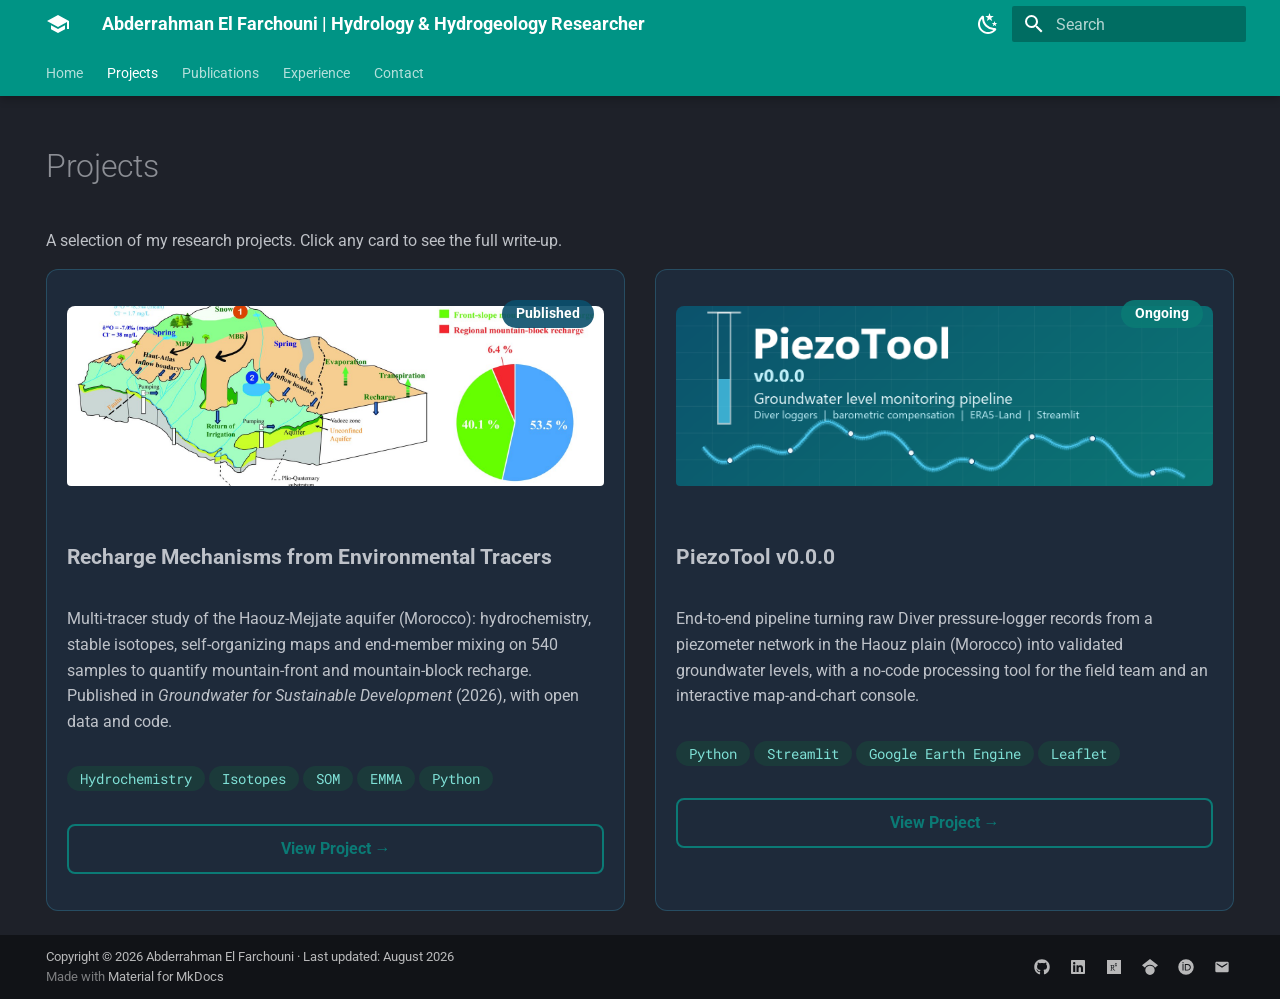
<file: projects/index.html>
<!doctype html>
<html lang="en" class="no-js">
  <head>
    
      <meta charset="utf-8">
      <meta name="viewport" content="width=device-width,initial-scale=1">
      
        <meta name="description" content="Abderrahman El Farchouni is a PhD researcher in Hydrology and Hydrogeology at Mohammed VI Polytechnic University (UM6P, Morocco) and the University of Florence (UNIFI, Italy). His research covers groundwater recharge, hydrological modeling, hydrogeophysics, hydrochemistry, isotopes, remote sensing, and AI for water management in semi-arid regions.">
      
      
        <meta name="author" content="Abderrahman El Farchouni">
      
      
        <link rel="canonical" href="https://elfarchouni.github.io/projects/">
      
      
        <link rel="prev" href="..">
      
      
        <link rel="next" href="recharge-tracers/">
      
      
        
      
      
      <link rel="icon" href="../assets/images/favicon.png">
      <meta name="generator" content="mkdocs-1.6.1, mkdocs-material-9.8.0">
    
    
      
        <title>All Projects - Abderrahman El Farchouni | Hydrology & Hydrogeology Researcher</title>
      
    
    
      <link rel="stylesheet" href="../assets/stylesheets/main.57a0d79d.min.css">
      
        
        <link rel="stylesheet" href="../assets/stylesheets/palette.fb2fffe2.min.css">
      
      


    
    
      
    
    
      
        
        
        <link rel="preconnect" href="https://fonts.gstatic.com" crossorigin>
        <link rel="stylesheet" href="https://fonts.googleapis.com/css?family=Roboto:300,300i,400,400i,700,700i%7CRoboto+Mono:400,400i,700,700i&display=fallback">
        <style>:root{--md-text-font:"Roboto";--md-code-font:"Roboto Mono"}</style>
      
    
    
      <link rel="stylesheet" href="../assets/css/extra.css">
    
    <script>__md_scope=new URL("..",location),__md_hash=e=>[...e].reduce(((e,_)=>(e<<5)-e+_.charCodeAt(0)),0),__md_get=(e,_=localStorage,t=__md_scope)=>JSON.parse(_.getItem(t.pathname+"."+e)),__md_set=(e,_,t=localStorage,a=__md_scope)=>{try{t.setItem(a.pathname+"."+e,JSON.stringify(_))}catch(e){}}</script>
    
      

    
    
  <meta name="google-site-verification" content="o5n4foTHPjkmK3NTIspyVwYOXydh6xPm4BJhcAxd22g" />
  <script type="application/ld+json">
  {
    "@context": "https://schema.org",
    "@type": "Person",
    "name": "Abderrahman El Farchouni",
    "alternateName": ["Abderrahman Elfarchouni", "A. El Farchouni", "El Farchouni, A.", "Elfarchouni, A."],
    "url": "https://elfarchouni.github.io",
    "image": "https://elfarchouni.github.io/assets/images/profile.png",
    "jobTitle": "PhD Researcher in Hydrology and Hydrogeology",
    "email": "mailto:elfarchouniabderrahman7@gmail.com",
    "nationality": "Moroccan",
    "workLocation": [
      {"@type": "Place", "name": "Benguerir, Morocco"},
      {"@type": "Place", "name": "Florence, Italy"}
    ],
    "affiliation": [
      {
        "@type": "CollegeOrUniversity",
        "name": "Mohammed VI Polytechnic University (UM6P), International Water Research Institute (IWRI)",
        "url": "https://www.um6p.ma"
      },
      {
        "@type": "CollegeOrUniversity",
        "name": "University of Florence (UNIFI), Department of Agriculture, Food, Environment and Forestry (DAGRI)",
        "url": "https://www.unifi.it"
      }
    ],
    "alumniOf": [
      {
        "@type": "CollegeOrUniversity",
        "name": "Ibn Tofail University, Faculty of Sciences, Kenitra"
      },
      {
        "@type": "CollegeOrUniversity",
        "name": "Faculty of Science and Technology, Tangier"
      }
    ],
    "knowsAbout": [
      "Hydrology",
      "Hydrogeology",
      "Groundwater recharge",
      "Water resources management",
      "Hydrological modeling",
      "SWAT-MODFLOW",
      "Hydrogeophysics",
      "Hydrochemistry",
      "Stable isotopes",
      "Remote sensing",
      "GIS",
      "Machine learning"
    ],
    "knowsLanguage": ["ar", "fr", "en"],
    "sameAs": [
      "https://github.com/ElFarchouni",
      "https://www.linkedin.com/in/abderrahman-el-farchouni",
      "https://scholar.google.com/citations?hl=en&user=FRnoeWkAAAAJ",
      "https://orcid.org/0009-0002-1986-4557",
      "https://www.researchgate.net/profile/El-Farchouni-Abderrahman",
      "https://www.phd-gsrafa.dagri.unifi.it/vp-346-xl-ciclo-abderrahman-el-farchouni.html"
    ]
  }
  </script>

  </head>
  
  
    
    
      
    
    
    
    
    <body dir="ltr" data-md-color-scheme="slate" data-md-color-primary="teal" data-md-color-accent="cyan">
  
    
    <input class="md-toggle" data-md-toggle="drawer" type="checkbox" id="__drawer" autocomplete="off">
    <input class="md-toggle" data-md-toggle="search" type="checkbox" id="__search" autocomplete="off">
    <label class="md-overlay" for="__drawer"></label>
    <div data-md-component="skip">
      
        
        <a href="#projects" class="md-skip">
          Skip to content
        </a>
      
    </div>
    <div data-md-component="announce">
      
    </div>
    
    
      

  

<header class="md-header md-header--shadow md-header--lifted" data-md-component="header">
  <nav class="md-header__inner md-grid" aria-label="Header">
    <a href=".." title="Abderrahman El Farchouni | Hydrology &amp; Hydrogeology Researcher" class="md-header__button md-logo" aria-label="Abderrahman El Farchouni | Hydrology & Hydrogeology Researcher" data-md-component="logo">
      
  
  <svg xmlns="http://www.w3.org/2000/svg" viewBox="0 0 24 24"><path d="M12 3 1 9l11 6 9-4.91V17h2V9M5 13.18v4L12 21l7-3.82v-4L12 17z"/></svg>

    </a>
    <label class="md-header__button md-icon" for="__drawer">
      
      <svg xmlns="http://www.w3.org/2000/svg" viewBox="0 0 24 24"><path d="M3 6h18v2H3zm0 5h18v2H3zm0 5h18v2H3z"/></svg>
    </label>
    <div class="md-header__title" data-md-component="header-title">
      <div class="md-header__ellipsis">
        <div class="md-header__topic">
          <span class="md-ellipsis">
            Abderrahman El Farchouni | Hydrology & Hydrogeology Researcher
          </span>
        </div>
        <div class="md-header__topic" data-md-component="header-topic">
          <span class="md-ellipsis">
            
              All Projects
            
          </span>
        </div>
      </div>
    </div>
    
      
        <form class="md-header__option" data-md-component="palette">
  
    
    
    
    <input class="md-option" data-md-color-media="" data-md-color-scheme="slate" data-md-color-primary="teal" data-md-color-accent="cyan"  aria-label="Switch to light mode"  type="radio" name="__palette" id="__palette_0">
    
      <label class="md-header__button md-icon" title="Switch to light mode" for="__palette_1" hidden>
        <svg xmlns="http://www.w3.org/2000/svg" viewBox="0 0 24 24"><path d="m17.75 4.09-2.53 1.94.91 3.06-2.63-1.81-2.63 1.81.91-3.06-2.53-1.94L12.44 4l1.06-3 1.06 3zm3.5 6.91-1.64 1.25.59 1.98-1.7-1.17-1.7 1.17.59-1.98L15.75 11l2.06-.05L18.5 9l.69 1.95zm-2.28 4.95c.83-.08 1.72 1.1 1.19 1.85-.32.45-.66.87-1.08 1.27C15.17 23 8.84 23 4.94 19.07c-3.91-3.9-3.91-10.24 0-14.14.4-.4.82-.76 1.27-1.08.75-.53 1.93.36 1.85 1.19-.27 2.86.69 5.83 2.89 8.02a9.96 9.96 0 0 0 8.02 2.89m-1.64 2.02a12.08 12.08 0 0 1-7.8-3.47c-2.17-2.19-3.33-5-3.49-7.82-2.81 3.14-2.7 7.96.31 10.98 3.02 3.01 7.84 3.12 10.98.31"/></svg>
      </label>
    
  
    
    
    
    <input class="md-option" data-md-color-media="" data-md-color-scheme="default" data-md-color-primary="teal" data-md-color-accent="cyan"  aria-label="Switch to dark mode"  type="radio" name="__palette" id="__palette_1">
    
      <label class="md-header__button md-icon" title="Switch to dark mode" for="__palette_0" hidden>
        <svg xmlns="http://www.w3.org/2000/svg" viewBox="0 0 24 24"><path d="M12 7a5 5 0 0 1 5 5 5 5 0 0 1-5 5 5 5 0 0 1-5-5 5 5 0 0 1 5-5m0 2a3 3 0 0 0-3 3 3 3 0 0 0 3 3 3 3 0 0 0 3-3 3 3 0 0 0-3-3m0-7 2.39 3.42C13.65 5.15 12.84 5 12 5s-1.65.15-2.39.42zM3.34 7l4.16-.35A7.2 7.2 0 0 0 5.94 8.5c-.44.74-.69 1.5-.83 2.29zm.02 10 1.76-3.77a7.131 7.131 0 0 0 2.38 4.14zM20.65 7l-1.77 3.79a7.02 7.02 0 0 0-2.38-4.15zm-.01 10-4.14.36c.59-.51 1.12-1.14 1.54-1.86.42-.73.69-1.5.83-2.29zM12 22l-2.41-3.44c.74.27 1.55.44 2.41.44.82 0 1.63-.17 2.37-.44z"/></svg>
      </label>
    
  
</form>
      
    
    
      <script>var palette=__md_get("__palette");if(palette&&palette.color){if("(prefers-color-scheme)"===palette.color.media){var media=matchMedia("(prefers-color-scheme: light)"),input=document.querySelector(media.matches?"[data-md-color-media='(prefers-color-scheme: light)']":"[data-md-color-media='(prefers-color-scheme: dark)']");palette.color.media=input.getAttribute("data-md-color-media"),palette.color.scheme=input.getAttribute("data-md-color-scheme"),palette.color.primary=input.getAttribute("data-md-color-primary"),palette.color.accent=input.getAttribute("data-md-color-accent")}for(var[key,value]of Object.entries(palette.color))document.body.setAttribute("data-md-color-"+key,value)}</script>
    
    
    
      
      
        <label class="md-header__button md-icon" for="__search">
          
          <svg xmlns="http://www.w3.org/2000/svg" viewBox="0 0 24 24"><path d="M9.5 3A6.5 6.5 0 0 1 16 9.5c0 1.61-.59 3.09-1.56 4.23l.27.27h.79l5 5-1.5 1.5-5-5v-.79l-.27-.27A6.52 6.52 0 0 1 9.5 16 6.5 6.5 0 0 1 3 9.5 6.5 6.5 0 0 1 9.5 3m0 2C7 5 5 7 5 9.5S7 14 9.5 14 14 12 14 9.5 12 5 9.5 5"/></svg>
        </label>
        <div class="md-search" data-md-component="search" role="dialog">
  <label class="md-search__overlay" for="__search"></label>
  <div class="md-search__inner" role="search">
    <form class="md-search__form" name="search">
      <input type="text" class="md-search__input" name="query" aria-label="Search" placeholder="Search" autocapitalize="off" autocorrect="off" autocomplete="off" spellcheck="false" data-md-component="search-query" required>
      <label class="md-search__icon md-icon" for="__search">
        
        <svg xmlns="http://www.w3.org/2000/svg" viewBox="0 0 24 24"><path d="M9.5 3A6.5 6.5 0 0 1 16 9.5c0 1.61-.59 3.09-1.56 4.23l.27.27h.79l5 5-1.5 1.5-5-5v-.79l-.27-.27A6.52 6.52 0 0 1 9.5 16 6.5 6.5 0 0 1 3 9.5 6.5 6.5 0 0 1 9.5 3m0 2C7 5 5 7 5 9.5S7 14 9.5 14 14 12 14 9.5 12 5 9.5 5"/></svg>
        
        <svg xmlns="http://www.w3.org/2000/svg" viewBox="0 0 24 24"><path d="M20 11v2H8l5.5 5.5-1.42 1.42L4.16 12l7.92-7.92L13.5 5.5 8 11z"/></svg>
      </label>
      <nav class="md-search__options" aria-label="Search">
        
        <button type="reset" class="md-search__icon md-icon" title="Clear" aria-label="Clear" tabindex="-1">
          
          <svg xmlns="http://www.w3.org/2000/svg" viewBox="0 0 24 24"><path d="M19 6.41 17.59 5 12 10.59 6.41 5 5 6.41 10.59 12 5 17.59 6.41 19 12 13.41 17.59 19 19 17.59 13.41 12z"/></svg>
        </button>
      </nav>
      
    </form>
    <div class="md-search__output">
      <div class="md-search__scrollwrap" tabindex="0" data-md-scrollfix>
        <div class="md-search-result" data-md-component="search-result">
          <div class="md-search-result__meta">
            Initializing search
          </div>
          <ol class="md-search-result__list" role="presentation"></ol>
        </div>
      </div>
    </div>
  </div>
</div>
      
    
    
  </nav>
  
    
      
<nav class="md-tabs" aria-label="Tabs" data-md-component="tabs">
  <div class="md-grid">
    <ul class="md-tabs__list">
      
        
  
  
  
  
    <li class="md-tabs__item">
      <a href=".." class="md-tabs__link">
        
  
  
    
  
  Home

      </a>
    </li>
  

      
        
  
  
  
    
  
  
    
    
      <li class="md-tabs__item md-tabs__item--active">
        <a href="./" class="md-tabs__link">
          
  
  
  Projects

        </a>
      </li>
    
  

      
        
  
  
  
  
    <li class="md-tabs__item">
      <a href="../publications/" class="md-tabs__link">
        
  
  
    
  
  Publications

      </a>
    </li>
  

      
        
  
  
  
  
    <li class="md-tabs__item">
      <a href="../experience/" class="md-tabs__link">
        
  
  
    
  
  Experience

      </a>
    </li>
  

      
        
  
  
  
  
    <li class="md-tabs__item">
      <a href="../contact/" class="md-tabs__link">
        
  
  
    
  
  Contact

      </a>
    </li>
  

      
    </ul>
  </div>
</nav>
    
  
</header>
    
    <div class="md-container" data-md-component="container">
      
      
        
      
      <main class="md-main" data-md-component="main">
        <div class="md-main__inner md-grid">
          
            
              
                
              
              <div class="md-sidebar md-sidebar--primary" data-md-component="sidebar" data-md-type="navigation" hidden>
                <div class="md-sidebar__scrollwrap">
                  <div class="md-sidebar__inner">
                    


  


<nav class="md-nav md-nav--primary md-nav--lifted" aria-label="Navigation" data-md-level="0">
  <label class="md-nav__title" for="__drawer">
    <a href=".." title="Abderrahman El Farchouni | Hydrology &amp; Hydrogeology Researcher" class="md-nav__button md-logo" aria-label="Abderrahman El Farchouni | Hydrology & Hydrogeology Researcher" data-md-component="logo">
      
  
  <svg xmlns="http://www.w3.org/2000/svg" viewBox="0 0 24 24"><path d="M12 3 1 9l11 6 9-4.91V17h2V9M5 13.18v4L12 21l7-3.82v-4L12 17z"/></svg>

    </a>
    Abderrahman El Farchouni | Hydrology & Hydrogeology Researcher
  </label>
  
  <ul class="md-nav__list" data-md-scrollfix>
    
      
      
  
  
  
  
    <li class="md-nav__item">
      <a href=".." class="md-nav__link">
        
  
  
  <span class="md-ellipsis">
    
  
    Home
  

    
  </span>
  
  

      </a>
    </li>
  

    
      
      
  
  
    
  
  
  
    
    
    
    
      
        
        
      
      
    
    
    <li class="md-nav__item md-nav__item--active md-nav__item--section md-nav__item--nested">
      
        
        
        <input class="md-nav__toggle md-toggle " type="checkbox" id="__nav_2" checked>
        
          
          <label class="md-nav__link" for="__nav_2" id="__nav_2_label" tabindex="">
            
  
  
  <span class="md-ellipsis">
    
  
    Projects
  

    
  </span>
  
  

            <span class="md-nav__icon md-icon"></span>
          </label>
        
        <nav class="md-nav" data-md-level="1" aria-labelledby="__nav_2_label" aria-expanded="true">
          <label class="md-nav__title" for="__nav_2">
            <span class="md-nav__icon md-icon"></span>
            
  
    Projects
  

          </label>
          <ul class="md-nav__list" data-md-scrollfix>
            
              
                
  
  
    
  
  
  
    <li class="md-nav__item md-nav__item--active">
      
      <input class="md-nav__toggle md-toggle" type="checkbox" id="__toc">
      
      
        
      
      
      <a href="./" class="md-nav__link md-nav__link--active">
        
  
  
  <span class="md-ellipsis">
    
  
    All Projects
  

    
  </span>
  
  

      </a>
      
    </li>
  

              
            
              
                
  
  
  
  
    <li class="md-nav__item">
      <a href="recharge-tracers/" class="md-nav__link">
        
  
  
  <span class="md-ellipsis">
    
  
    Recharge Mechanisms (Haouz-Mejjate)
  

    
  </span>
  
  

      </a>
    </li>
  

              
            
              
                
  
  
  
  
    <li class="md-nav__item">
      <a href="piezotool/" class="md-nav__link">
        
  
  
  <span class="md-ellipsis">
    
  
    PiezoTool
  

    
  </span>
  
  

      </a>
    </li>
  

              
            
          </ul>
        </nav>
      
    </li>
  

    
      
      
  
  
  
  
    <li class="md-nav__item">
      <a href="../publications/" class="md-nav__link">
        
  
  
  <span class="md-ellipsis">
    
  
    Publications
  

    
  </span>
  
  

      </a>
    </li>
  

    
      
      
  
  
  
  
    <li class="md-nav__item">
      <a href="../experience/" class="md-nav__link">
        
  
  
  <span class="md-ellipsis">
    
  
    Experience
  

    
  </span>
  
  

      </a>
    </li>
  

    
      
      
  
  
  
  
    <li class="md-nav__item">
      <a href="../contact/" class="md-nav__link">
        
  
  
  <span class="md-ellipsis">
    
  
    Contact
  

    
  </span>
  
  

      </a>
    </li>
  

    
  </ul>
</nav>
                  </div>
                </div>
              </div>
            
            
              
                
              
              <div class="md-sidebar md-sidebar--secondary" data-md-component="sidebar" data-md-type="toc" hidden>
                <div class="md-sidebar__scrollwrap">
                  <div class="md-sidebar__inner">
                    

<nav class="md-nav md-nav--secondary" aria-label="Table of contents">
  
  
  
    
  
  
</nav>
                  </div>
                </div>
              </div>
            
          
          
            <div class="md-content" data-md-component="content">
              
              <article class="md-content__inner md-typeset">
                
                  
  




<!--
CHECKLIST FOR THIS PAGE:
- [ ] Replace the two placeholder cards (marked [YOUR PROJECT ...]) with your real projects
- [ ] For each project: add a thumbnail image to docs/assets/images/ and update the path below
- [ ] For each project: create a project page by copying sample-project.md
- [ ] For each project: add a nav entry in mkdocs.yml (see the comments there)
- [ ] Delete placeholder cards you don't need yet
-->

<h1 id="projects">Projects</h1>
<p>A selection of my research projects. Click any card to see the full write-up.</p>
<div class="grid">
<div class="project-card">
<p><span class="project-status project-status--published">Published</span>
<img alt="Graphical abstract of the Haouz-Mejjate recharge study" src="../assets/images/haouz-mejjate-recharge-ga.jpg" /></p>
<p><strong><a href="recharge-tracers/">Recharge Mechanisms from Environmental Tracers</a></strong></p>
<p>Multi-tracer study of the Haouz-Mejjate aquifer (Morocco): hydrochemistry, stable isotopes,
self-organizing maps and end-member mixing on 540 samples to quantify mountain-front and
mountain-block recharge. Published in <em>Groundwater for Sustainable Development</em> (2026), with
open data and code.</p>
<p><code>Hydrochemistry</code> <code>Isotopes</code> <code>SOM</code> <code>EMMA</code> <code>Python</code></p>
<p><a class="md-button" href="recharge-tracers/">View Project →</a></p>
</div>
<div class="project-card">
<p><span class="project-status project-status--ongoing">Ongoing</span>
<img alt="PiezoTool cover" src="../assets/images/piezotool-cover.png" /></p>
<p><strong><a href="piezotool/">PiezoTool v0.0.0</a></strong></p>
<p>End-to-end pipeline turning raw Diver pressure-logger records from a piezometer network in
the Haouz plain (Morocco) into validated groundwater levels, with a no-code processing tool for
the field team and an interactive map-and-chart console.</p>
<p><code>Python</code> <code>Streamlit</code> <code>Google Earth Engine</code> <code>Leaflet</code></p>
<p><a class="md-button" href="piezotool/">View Project →</a></p>
</div>
</div>







  
  




  



                
              </article>
            </div>
          
          
<script>var target=document.getElementById(location.hash.slice(1));target&&target.name&&(target.checked=target.name.startsWith("__tabbed_"))</script>
        </div>
        
          <button type="button" class="md-top md-icon" data-md-component="top" hidden>
  
  <svg xmlns="http://www.w3.org/2000/svg" viewBox="0 0 24 24"><path d="M13 20h-2V8l-5.5 5.5-1.42-1.42L12 4.16l7.92 7.92-1.42 1.42L13 8z"/></svg>
  Back to top
</button>
        
      </main>
      
        <footer class="md-footer">
  
  <div class="md-footer-meta md-typeset">
    <div class="md-footer-meta__inner md-grid">
      <div class="md-copyright">
  
    <div class="md-copyright__highlight">
      Copyright &copy; 2026 Abderrahman El Farchouni · Last updated: August 2026
    </div>
  
  
    Made with
    <a href="https://squidfunk.github.io/mkdocs-material/" target="_blank" rel="noopener">
      Material for MkDocs
    </a>
  
</div>
      
        
<div class="md-social">
  
    
    
    
    
      
      
    
    <a href="https://github.com/ElFarchouni" target="_blank" rel="noopener" title="github.com" class="md-social__link">
      <svg xmlns="http://www.w3.org/2000/svg" viewBox="0 0 512 512"><!--! Font Awesome Free 7.1.0 by @fontawesome - https://fontawesome.com License - https://fontawesome.com/license/free (Icons: CC BY 4.0, Fonts: SIL OFL 1.1, Code: MIT License) Copyright 2025 Fonticons, Inc.--><path d="M173.9 397.4c0 2-2.3 3.6-5.2 3.6-3.3.3-5.6-1.3-5.6-3.6 0-2 2.3-3.6 5.2-3.6 3-.3 5.6 1.3 5.6 3.6m-31.1-4.5c-.7 2 1.3 4.3 4.3 4.9 2.6 1 5.6 0 6.2-2s-1.3-4.3-4.3-5.2c-2.6-.7-5.5.3-6.2 2.3m44.2-1.7c-2.9.7-4.9 2.6-4.6 4.9.3 2 2.9 3.3 5.9 2.6 2.9-.7 4.9-2.6 4.6-4.6-.3-1.9-3-3.2-5.9-2.9M252.8 8C114.1 8 8 113.3 8 252c0 110.9 69.8 205.8 169.5 239.2 12.8 2.3 17.3-5.6 17.3-12.1 0-6.2-.3-40.4-.3-61.4 0 0-70 15-84.7-29.8 0 0-11.4-29.1-27.8-36.6 0 0-22.9-15.7 1.6-15.4 0 0 24.9 2 38.6 25.8 21.9 38.6 58.6 27.5 72.9 20.9 2.3-16 8.8-27.1 16-33.7-55.9-6.2-112.3-14.3-112.3-110.5 0-27.5 7.6-41.3 23.6-58.9-2.6-6.5-11.1-33.3 2.6-67.9 20.9-6.5 69 27 69 27 20-5.6 41.5-8.5 62.8-8.5s42.8 2.9 62.8 8.5c0 0 48.1-33.6 69-27 13.7 34.7 5.2 61.4 2.6 67.9 16 17.7 25.8 31.5 25.8 58.9 0 96.5-58.9 104.2-114.8 110.5 9.2 7.9 17 22.9 17 46.4 0 33.7-.3 75.4-.3 83.6 0 6.5 4.6 14.4 17.3 12.1C436.2 457.8 504 362.9 504 252 504 113.3 391.5 8 252.8 8M105.2 352.9c-1.3 1-1 3.3.7 5.2 1.6 1.6 3.9 2.3 5.2 1 1.3-1 1-3.3-.7-5.2-1.6-1.6-3.9-2.3-5.2-1m-10.8-8.1c-.7 1.3.3 2.9 2.3 3.9 1.6 1 3.6.7 4.3-.7.7-1.3-.3-2.9-2.3-3.9-2-.6-3.6-.3-4.3.7m32.4 35.6c-1.6 1.3-1 4.3 1.3 6.2 2.3 2.3 5.2 2.6 6.5 1 1.3-1.3.7-4.3-1.3-6.2-2.2-2.3-5.2-2.6-6.5-1m-11.4-14.7c-1.6 1-1.6 3.6 0 5.9s4.3 3.3 5.6 2.3c1.6-1.3 1.6-3.9 0-6.2-1.4-2.3-4-3.3-5.6-2"/></svg>
    </a>
  
    
    
    
    
      
      
    
    <a href="https://www.linkedin.com/in/abderrahman-el-farchouni" target="_blank" rel="noopener" title="www.linkedin.com" class="md-social__link">
      <svg xmlns="http://www.w3.org/2000/svg" viewBox="0 0 448 512"><!--! Font Awesome Free 7.1.0 by @fontawesome - https://fontawesome.com License - https://fontawesome.com/license/free (Icons: CC BY 4.0, Fonts: SIL OFL 1.1, Code: MIT License) Copyright 2025 Fonticons, Inc.--><path d="M416 32H31.9C14.3 32 0 46.5 0 64.3v383.4C0 465.5 14.3 480 31.9 480H416c17.6 0 32-14.5 32-32.3V64.3c0-17.8-14.4-32.3-32-32.3M135.4 416H69V202.2h66.5V416zM102.2 96a38.5 38.5 0 1 1 0 77 38.5 38.5 0 1 1 0-77m282.1 320h-66.4V312c0-24.8-.5-56.7-34.5-56.7-34.6 0-39.9 27-39.9 54.9V416h-66.4V202.2h63.7v29.2h.9c8.9-16.8 30.6-34.5 62.9-34.5 67.2 0 79.7 44.3 79.7 101.9z"/></svg>
    </a>
  
    
    
    
    
      
      
    
    <a href="https://www.researchgate.net/profile/El-Farchouni-Abderrahman" target="_blank" rel="noopener" title="www.researchgate.net" class="md-social__link">
      <svg xmlns="http://www.w3.org/2000/svg" viewBox="0 0 448 512"><!--! Font Awesome Free 7.1.0 by @fontawesome - https://fontawesome.com License - https://fontawesome.com/license/free (Icons: CC BY 4.0, Fonts: SIL OFL 1.1, Code: MIT License) Copyright 2025 Fonticons, Inc.--><path d="M0 32v448h448V32zm262.2 334.4c-6.6 3-33.2 6-50-14.2-9.2-10.6-25.3-33.3-42.2-63.6-8.9 0-14.7 0-21.4-.6v46.4c0 23.5 6 21.2 25.8 23.9v8.1c-6.9-.3-23.1-.8-35.6-.8-13.1 0-26.1.6-33.6.8v-8.1c15.5-2.9 22-1.3 22-23.9V225c0-22.6-6.4-21-22-23.9V193c25.8 1 53.1-.6 70.9-.6 31.7 0 55.9 14.4 55.9 45.6 0 21.1-16.7 42.2-39.2 47.5 13.6 24.2 30 45.6 42.2 58.9 7.2 7.8 17.2 14.7 27.2 14.7zm22.9-135c-23.3 0-32.2-15.7-32.2-32.2V167c0-12.2 8.8-30.4 34-30.4s30.4 17.9 30.4 17.9l-10.7 7.2s-5.5-12.5-19.7-12.5c-7.9 0-19.7 7.3-19.7 19.7v26.8c0 13.4 6.6 23.3 17.9 23.3 14.1 0 21.5-10.9 21.5-26.8h-17.9v-10.7h30.4c0 20.5 4.7 49.9-34 49.9m-116.5 44.7c-9.4 0-13.6-.3-20-.8v-69.7c6.4-.6 15-.6 22.5-.6 23.3 0 37.2 12.2 37.2 34.5 0 21.9-15 36.6-39.7 36.6"/></svg>
    </a>
  
    
    
    
    
      
      
    
    <a href="https://scholar.google.com/citations?hl=en&user=FRnoeWkAAAAJ" target="_blank" rel="noopener" title="scholar.google.com" class="md-social__link">
      <svg xmlns="http://www.w3.org/2000/svg" viewBox="0 0 512 512"><!--! Font Awesome Free 7.1.0 by @fontawesome - https://fontawesome.com License - https://fontawesome.com/license/free (Icons: CC BY 4.0, Fonts: SIL OFL 1.1, Code: MIT License) Copyright 2025 Fonticons, Inc.--><path d="M390.9 298.5s0 .1.1.1c9.2 19.4 14.4 41.1 14.4 64C405.3 445.1 338.5 512 256 512s-149.3-66.9-149.3-149.3c0-22.9 5.2-44.6 14.4-64 1.7-3.6 3.6-7.2 5.6-10.7q6.6-11.4 15-21.3c27.4-32.6 68.5-53.3 114.4-53.3 33.6 0 64.6 11.1 89.6 29.9 9.1 6.9 17.4 14.7 24.8 23.5 5.6 6.6 10.6 13.8 15 21.3 2 3.4 3.8 7 5.5 10.5zm26.4-18.8c-30.1-58.4-91-98.4-161.3-98.4s-131.2 40-161.3 98.4L0 202.7 256 0l256 202.7-94.7 77.1z"/></svg>
    </a>
  
    
    
    
    
      
      
    
    <a href="https://orcid.org/0009-0002-1986-4557" target="_blank" rel="noopener" title="orcid.org" class="md-social__link">
      <svg xmlns="http://www.w3.org/2000/svg" viewBox="0 0 512 512"><!--! Font Awesome Free 7.1.0 by @fontawesome - https://fontawesome.com License - https://fontawesome.com/license/free (Icons: CC BY 4.0, Fonts: SIL OFL 1.1, Code: MIT License) Copyright 2025 Fonticons, Inc.--><path d="M294.7 188.2h-45.9V342h47.5c67.6 0 83.1-51.3 83.1-76.9 0-41.6-26.5-76.9-84.7-76.9M256 8a248 248 0 1 0 0 496 248 248 0 1 0 0-496m-80.8 360.8h-29.8V161.3h29.8zM160.3 98.5a19.6 19.6 0 1 1 0 39.2 19.6 19.6 0 1 1 0-39.2M300 369h-81V161.3h80.6c76.7 0 110.4 54.8 110.4 103.9 0 53.3-41.7 103.9-110 103.9z"/></svg>
    </a>
  
    
    
    
    
    <a href="mailto:elfarchouniabderrahman7@gmail.com" target="_blank" rel="noopener" title="" class="md-social__link">
      <svg xmlns="http://www.w3.org/2000/svg" viewBox="0 0 24 24"><path d="m20 8-8 5-8-5V6l8 5 8-5m0-2H4c-1.11 0-2 .89-2 2v12a2 2 0 0 0 2 2h16a2 2 0 0 0 2-2V6a2 2 0 0 0-2-2"/></svg>
    </a>
  
</div>
      
    </div>
  </div>
</footer>
      
    </div>
    <div class="md-dialog" data-md-component="dialog">
      <div class="md-dialog__inner md-typeset"></div>
    </div>
    
    
    
      
      
      <script id="__config" type="application/json">{"annotate": null, "base": "..", "features": ["navigation.tabs", "navigation.tabs.sticky", "navigation.top", "content.code.copy"], "search": "../assets/javascripts/workers/search.a7633da7.min.js", "tags": null, "translations": {"clipboard.copied": "Copied to clipboard", "clipboard.copy": "Copy to clipboard", "search.result.more.one": "1 more on this page", "search.result.more.other": "# more on this page", "search.result.none": "No matching documents", "search.result.one": "1 matching document", "search.result.other": "# matching documents", "search.result.placeholder": "Type to start searching", "search.result.term.missing": "Missing", "select.version": "Select version"}, "version": null}</script>
    
    
      <script src="../assets/javascripts/bundle.c21346df.min.js"></script>
      
    
  </body>
</html>
</file>
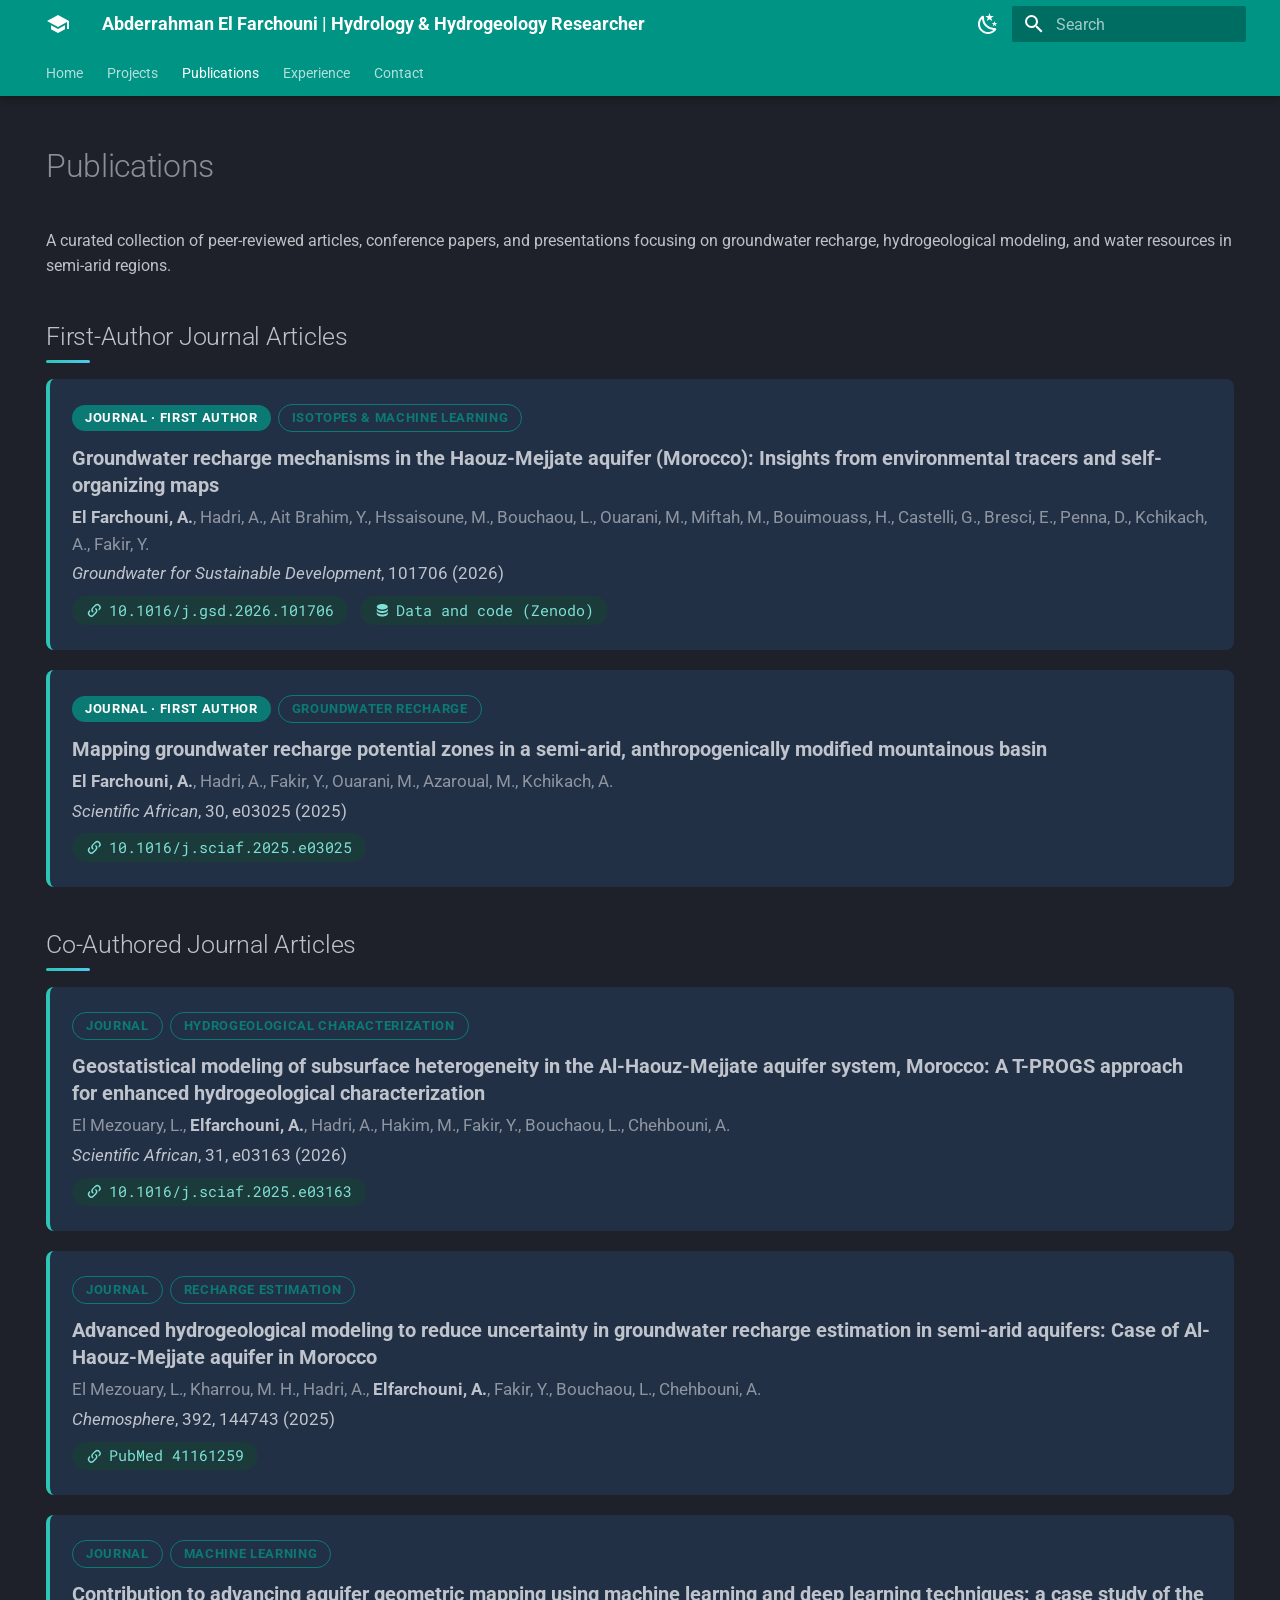
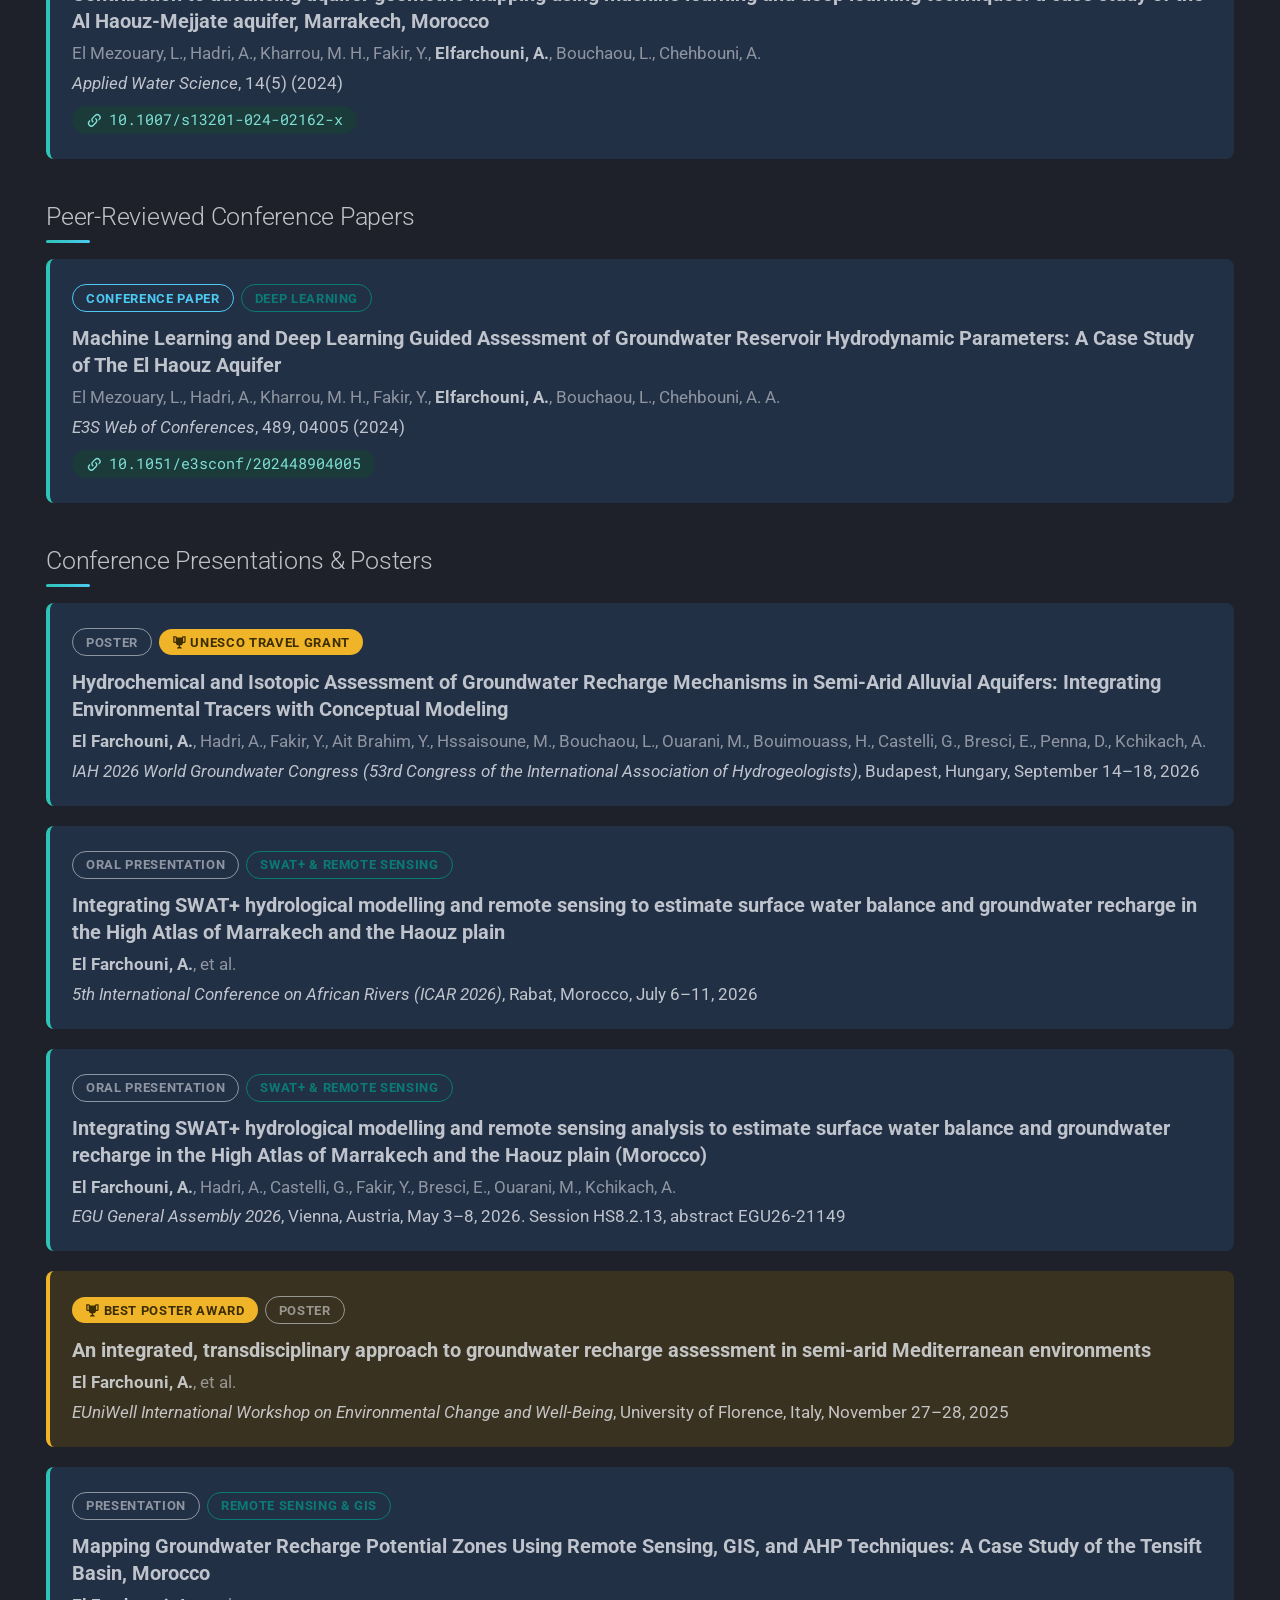
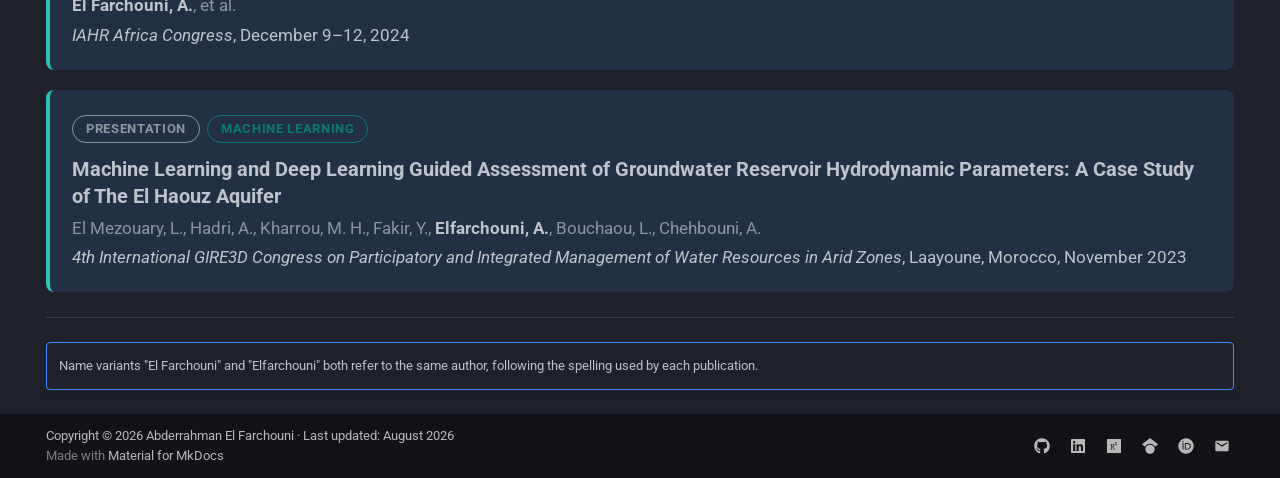
<file: publications/index.html>
<!doctype html>
<html lang="en" class="no-js">
  <head>
    
      <meta charset="utf-8">
      <meta name="viewport" content="width=device-width,initial-scale=1">
      
        <meta name="description" content="Abderrahman El Farchouni is a PhD researcher in Hydrology and Hydrogeology at Mohammed VI Polytechnic University (UM6P, Morocco) and the University of Florence (UNIFI, Italy). His research covers groundwater recharge, hydrological modeling, hydrogeophysics, hydrochemistry, isotopes, remote sensing, and AI for water management in semi-arid regions.">
      
      
        <meta name="author" content="Abderrahman El Farchouni">
      
      
        <link rel="canonical" href="https://elfarchouni.github.io/publications/">
      
      
        <link rel="prev" href="../projects/piezotool/">
      
      
        <link rel="next" href="../experience/">
      
      
        
      
      
      <link rel="icon" href="../assets/images/favicon.png">
      <meta name="generator" content="mkdocs-1.6.1, mkdocs-material-9.8.0">
    
    
      
        <title>Publications - Abderrahman El Farchouni | Hydrology & Hydrogeology Researcher</title>
      
    
    
      <link rel="stylesheet" href="../assets/stylesheets/main.57a0d79d.min.css">
      
        
        <link rel="stylesheet" href="../assets/stylesheets/palette.fb2fffe2.min.css">
      
      


    
    
      
    
    
      
        
        
        <link rel="preconnect" href="https://fonts.gstatic.com" crossorigin>
        <link rel="stylesheet" href="https://fonts.googleapis.com/css?family=Roboto:300,300i,400,400i,700,700i%7CRoboto+Mono:400,400i,700,700i&display=fallback">
        <style>:root{--md-text-font:"Roboto";--md-code-font:"Roboto Mono"}</style>
      
    
    
      <link rel="stylesheet" href="../assets/css/extra.css">
    
    <script>__md_scope=new URL("..",location),__md_hash=e=>[...e].reduce(((e,_)=>(e<<5)-e+_.charCodeAt(0)),0),__md_get=(e,_=localStorage,t=__md_scope)=>JSON.parse(_.getItem(t.pathname+"."+e)),__md_set=(e,_,t=localStorage,a=__md_scope)=>{try{t.setItem(a.pathname+"."+e,JSON.stringify(_))}catch(e){}}</script>
    
      

    
    
  <meta name="google-site-verification" content="o5n4foTHPjkmK3NTIspyVwYOXydh6xPm4BJhcAxd22g" />
  <script type="application/ld+json">
  {
    "@context": "https://schema.org",
    "@type": "Person",
    "name": "Abderrahman El Farchouni",
    "alternateName": ["Abderrahman Elfarchouni", "A. El Farchouni", "El Farchouni, A.", "Elfarchouni, A."],
    "url": "https://elfarchouni.github.io",
    "image": "https://elfarchouni.github.io/assets/images/profile.png",
    "jobTitle": "PhD Researcher in Hydrology and Hydrogeology",
    "email": "mailto:elfarchouniabderrahman7@gmail.com",
    "nationality": "Moroccan",
    "workLocation": [
      {"@type": "Place", "name": "Benguerir, Morocco"},
      {"@type": "Place", "name": "Florence, Italy"}
    ],
    "affiliation": [
      {
        "@type": "CollegeOrUniversity",
        "name": "Mohammed VI Polytechnic University (UM6P), International Water Research Institute (IWRI)",
        "url": "https://www.um6p.ma"
      },
      {
        "@type": "CollegeOrUniversity",
        "name": "University of Florence (UNIFI), Department of Agriculture, Food, Environment and Forestry (DAGRI)",
        "url": "https://www.unifi.it"
      }
    ],
    "alumniOf": [
      {
        "@type": "CollegeOrUniversity",
        "name": "Ibn Tofail University, Faculty of Sciences, Kenitra"
      },
      {
        "@type": "CollegeOrUniversity",
        "name": "Faculty of Science and Technology, Tangier"
      }
    ],
    "knowsAbout": [
      "Hydrology",
      "Hydrogeology",
      "Groundwater recharge",
      "Water resources management",
      "Hydrological modeling",
      "SWAT-MODFLOW",
      "Hydrogeophysics",
      "Hydrochemistry",
      "Stable isotopes",
      "Remote sensing",
      "GIS",
      "Machine learning"
    ],
    "knowsLanguage": ["ar", "fr", "en"],
    "sameAs": [
      "https://github.com/ElFarchouni",
      "https://www.linkedin.com/in/abderrahman-el-farchouni",
      "https://scholar.google.com/citations?hl=en&user=FRnoeWkAAAAJ",
      "https://orcid.org/0009-0002-1986-4557",
      "https://www.researchgate.net/profile/El-Farchouni-Abderrahman",
      "https://www.phd-gsrafa.dagri.unifi.it/vp-346-xl-ciclo-abderrahman-el-farchouni.html"
    ]
  }
  </script>

  </head>
  
  
    
    
      
    
    
    
    
    <body dir="ltr" data-md-color-scheme="slate" data-md-color-primary="teal" data-md-color-accent="cyan">
  
    
    <input class="md-toggle" data-md-toggle="drawer" type="checkbox" id="__drawer" autocomplete="off">
    <input class="md-toggle" data-md-toggle="search" type="checkbox" id="__search" autocomplete="off">
    <label class="md-overlay" for="__drawer"></label>
    <div data-md-component="skip">
      
        
        <a href="#publications" class="md-skip">
          Skip to content
        </a>
      
    </div>
    <div data-md-component="announce">
      
    </div>
    
    
      

  

<header class="md-header md-header--shadow md-header--lifted" data-md-component="header">
  <nav class="md-header__inner md-grid" aria-label="Header">
    <a href=".." title="Abderrahman El Farchouni | Hydrology &amp; Hydrogeology Researcher" class="md-header__button md-logo" aria-label="Abderrahman El Farchouni | Hydrology & Hydrogeology Researcher" data-md-component="logo">
      
  
  <svg xmlns="http://www.w3.org/2000/svg" viewBox="0 0 24 24"><path d="M12 3 1 9l11 6 9-4.91V17h2V9M5 13.18v4L12 21l7-3.82v-4L12 17z"/></svg>

    </a>
    <label class="md-header__button md-icon" for="__drawer">
      
      <svg xmlns="http://www.w3.org/2000/svg" viewBox="0 0 24 24"><path d="M3 6h18v2H3zm0 5h18v2H3zm0 5h18v2H3z"/></svg>
    </label>
    <div class="md-header__title" data-md-component="header-title">
      <div class="md-header__ellipsis">
        <div class="md-header__topic">
          <span class="md-ellipsis">
            Abderrahman El Farchouni | Hydrology & Hydrogeology Researcher
          </span>
        </div>
        <div class="md-header__topic" data-md-component="header-topic">
          <span class="md-ellipsis">
            
              Publications
            
          </span>
        </div>
      </div>
    </div>
    
      
        <form class="md-header__option" data-md-component="palette">
  
    
    
    
    <input class="md-option" data-md-color-media="" data-md-color-scheme="slate" data-md-color-primary="teal" data-md-color-accent="cyan"  aria-label="Switch to light mode"  type="radio" name="__palette" id="__palette_0">
    
      <label class="md-header__button md-icon" title="Switch to light mode" for="__palette_1" hidden>
        <svg xmlns="http://www.w3.org/2000/svg" viewBox="0 0 24 24"><path d="m17.75 4.09-2.53 1.94.91 3.06-2.63-1.81-2.63 1.81.91-3.06-2.53-1.94L12.44 4l1.06-3 1.06 3zm3.5 6.91-1.64 1.25.59 1.98-1.7-1.17-1.7 1.17.59-1.98L15.75 11l2.06-.05L18.5 9l.69 1.95zm-2.28 4.95c.83-.08 1.72 1.1 1.19 1.85-.32.45-.66.87-1.08 1.27C15.17 23 8.84 23 4.94 19.07c-3.91-3.9-3.91-10.24 0-14.14.4-.4.82-.76 1.27-1.08.75-.53 1.93.36 1.85 1.19-.27 2.86.69 5.83 2.89 8.02a9.96 9.96 0 0 0 8.02 2.89m-1.64 2.02a12.08 12.08 0 0 1-7.8-3.47c-2.17-2.19-3.33-5-3.49-7.82-2.81 3.14-2.7 7.96.31 10.98 3.02 3.01 7.84 3.12 10.98.31"/></svg>
      </label>
    
  
    
    
    
    <input class="md-option" data-md-color-media="" data-md-color-scheme="default" data-md-color-primary="teal" data-md-color-accent="cyan"  aria-label="Switch to dark mode"  type="radio" name="__palette" id="__palette_1">
    
      <label class="md-header__button md-icon" title="Switch to dark mode" for="__palette_0" hidden>
        <svg xmlns="http://www.w3.org/2000/svg" viewBox="0 0 24 24"><path d="M12 7a5 5 0 0 1 5 5 5 5 0 0 1-5 5 5 5 0 0 1-5-5 5 5 0 0 1 5-5m0 2a3 3 0 0 0-3 3 3 3 0 0 0 3 3 3 3 0 0 0 3-3 3 3 0 0 0-3-3m0-7 2.39 3.42C13.65 5.15 12.84 5 12 5s-1.65.15-2.39.42zM3.34 7l4.16-.35A7.2 7.2 0 0 0 5.94 8.5c-.44.74-.69 1.5-.83 2.29zm.02 10 1.76-3.77a7.131 7.131 0 0 0 2.38 4.14zM20.65 7l-1.77 3.79a7.02 7.02 0 0 0-2.38-4.15zm-.01 10-4.14.36c.59-.51 1.12-1.14 1.54-1.86.42-.73.69-1.5.83-2.29zM12 22l-2.41-3.44c.74.27 1.55.44 2.41.44.82 0 1.63-.17 2.37-.44z"/></svg>
      </label>
    
  
</form>
      
    
    
      <script>var palette=__md_get("__palette");if(palette&&palette.color){if("(prefers-color-scheme)"===palette.color.media){var media=matchMedia("(prefers-color-scheme: light)"),input=document.querySelector(media.matches?"[data-md-color-media='(prefers-color-scheme: light)']":"[data-md-color-media='(prefers-color-scheme: dark)']");palette.color.media=input.getAttribute("data-md-color-media"),palette.color.scheme=input.getAttribute("data-md-color-scheme"),palette.color.primary=input.getAttribute("data-md-color-primary"),palette.color.accent=input.getAttribute("data-md-color-accent")}for(var[key,value]of Object.entries(palette.color))document.body.setAttribute("data-md-color-"+key,value)}</script>
    
    
    
      
      
        <label class="md-header__button md-icon" for="__search">
          
          <svg xmlns="http://www.w3.org/2000/svg" viewBox="0 0 24 24"><path d="M9.5 3A6.5 6.5 0 0 1 16 9.5c0 1.61-.59 3.09-1.56 4.23l.27.27h.79l5 5-1.5 1.5-5-5v-.79l-.27-.27A6.52 6.52 0 0 1 9.5 16 6.5 6.5 0 0 1 3 9.5 6.5 6.5 0 0 1 9.5 3m0 2C7 5 5 7 5 9.5S7 14 9.5 14 14 12 14 9.5 12 5 9.5 5"/></svg>
        </label>
        <div class="md-search" data-md-component="search" role="dialog">
  <label class="md-search__overlay" for="__search"></label>
  <div class="md-search__inner" role="search">
    <form class="md-search__form" name="search">
      <input type="text" class="md-search__input" name="query" aria-label="Search" placeholder="Search" autocapitalize="off" autocorrect="off" autocomplete="off" spellcheck="false" data-md-component="search-query" required>
      <label class="md-search__icon md-icon" for="__search">
        
        <svg xmlns="http://www.w3.org/2000/svg" viewBox="0 0 24 24"><path d="M9.5 3A6.5 6.5 0 0 1 16 9.5c0 1.61-.59 3.09-1.56 4.23l.27.27h.79l5 5-1.5 1.5-5-5v-.79l-.27-.27A6.52 6.52 0 0 1 9.5 16 6.5 6.5 0 0 1 3 9.5 6.5 6.5 0 0 1 9.5 3m0 2C7 5 5 7 5 9.5S7 14 9.5 14 14 12 14 9.5 12 5 9.5 5"/></svg>
        
        <svg xmlns="http://www.w3.org/2000/svg" viewBox="0 0 24 24"><path d="M20 11v2H8l5.5 5.5-1.42 1.42L4.16 12l7.92-7.92L13.5 5.5 8 11z"/></svg>
      </label>
      <nav class="md-search__options" aria-label="Search">
        
        <button type="reset" class="md-search__icon md-icon" title="Clear" aria-label="Clear" tabindex="-1">
          
          <svg xmlns="http://www.w3.org/2000/svg" viewBox="0 0 24 24"><path d="M19 6.41 17.59 5 12 10.59 6.41 5 5 6.41 10.59 12 5 17.59 6.41 19 12 13.41 17.59 19 19 17.59 13.41 12z"/></svg>
        </button>
      </nav>
      
    </form>
    <div class="md-search__output">
      <div class="md-search__scrollwrap" tabindex="0" data-md-scrollfix>
        <div class="md-search-result" data-md-component="search-result">
          <div class="md-search-result__meta">
            Initializing search
          </div>
          <ol class="md-search-result__list" role="presentation"></ol>
        </div>
      </div>
    </div>
  </div>
</div>
      
    
    
  </nav>
  
    
      
<nav class="md-tabs" aria-label="Tabs" data-md-component="tabs">
  <div class="md-grid">
    <ul class="md-tabs__list">
      
        
  
  
  
  
    <li class="md-tabs__item">
      <a href=".." class="md-tabs__link">
        
  
  
    
  
  Home

      </a>
    </li>
  

      
        
  
  
  
  
    
    
      <li class="md-tabs__item">
        <a href="../projects/" class="md-tabs__link">
          
  
  
  Projects

        </a>
      </li>
    
  

      
        
  
  
  
    
  
  
    <li class="md-tabs__item md-tabs__item--active">
      <a href="./" class="md-tabs__link">
        
  
  
    
  
  Publications

      </a>
    </li>
  

      
        
  
  
  
  
    <li class="md-tabs__item">
      <a href="../experience/" class="md-tabs__link">
        
  
  
    
  
  Experience

      </a>
    </li>
  

      
        
  
  
  
  
    <li class="md-tabs__item">
      <a href="../contact/" class="md-tabs__link">
        
  
  
    
  
  Contact

      </a>
    </li>
  

      
    </ul>
  </div>
</nav>
    
  
</header>
    
    <div class="md-container" data-md-component="container">
      
      
        
      
      <main class="md-main" data-md-component="main">
        <div class="md-main__inner md-grid">
          
            
              
                
              
              <div class="md-sidebar md-sidebar--primary" data-md-component="sidebar" data-md-type="navigation" hidden>
                <div class="md-sidebar__scrollwrap">
                  <div class="md-sidebar__inner">
                    


  


<nav class="md-nav md-nav--primary md-nav--lifted" aria-label="Navigation" data-md-level="0">
  <label class="md-nav__title" for="__drawer">
    <a href=".." title="Abderrahman El Farchouni | Hydrology &amp; Hydrogeology Researcher" class="md-nav__button md-logo" aria-label="Abderrahman El Farchouni | Hydrology & Hydrogeology Researcher" data-md-component="logo">
      
  
  <svg xmlns="http://www.w3.org/2000/svg" viewBox="0 0 24 24"><path d="M12 3 1 9l11 6 9-4.91V17h2V9M5 13.18v4L12 21l7-3.82v-4L12 17z"/></svg>

    </a>
    Abderrahman El Farchouni | Hydrology & Hydrogeology Researcher
  </label>
  
  <ul class="md-nav__list" data-md-scrollfix>
    
      
      
  
  
  
  
    <li class="md-nav__item">
      <a href=".." class="md-nav__link">
        
  
  
  <span class="md-ellipsis">
    
  
    Home
  

    
  </span>
  
  

      </a>
    </li>
  

    
      
      
  
  
  
  
    
    
    
    
      
      
    
    
    <li class="md-nav__item md-nav__item--nested">
      
        
        
        <input class="md-nav__toggle md-toggle " type="checkbox" id="__nav_2" >
        
          
          <label class="md-nav__link" for="__nav_2" id="__nav_2_label" tabindex="0">
            
  
  
  <span class="md-ellipsis">
    
  
    Projects
  

    
  </span>
  
  

            <span class="md-nav__icon md-icon"></span>
          </label>
        
        <nav class="md-nav" data-md-level="1" aria-labelledby="__nav_2_label" aria-expanded="false">
          <label class="md-nav__title" for="__nav_2">
            <span class="md-nav__icon md-icon"></span>
            
  
    Projects
  

          </label>
          <ul class="md-nav__list" data-md-scrollfix>
            
              
                
  
  
  
  
    <li class="md-nav__item">
      <a href="../projects/" class="md-nav__link">
        
  
  
  <span class="md-ellipsis">
    
  
    All Projects
  

    
  </span>
  
  

      </a>
    </li>
  

              
            
              
                
  
  
  
  
    <li class="md-nav__item">
      <a href="../projects/recharge-tracers/" class="md-nav__link">
        
  
  
  <span class="md-ellipsis">
    
  
    Recharge Mechanisms (Haouz-Mejjate)
  

    
  </span>
  
  

      </a>
    </li>
  

              
            
              
                
  
  
  
  
    <li class="md-nav__item">
      <a href="../projects/piezotool/" class="md-nav__link">
        
  
  
  <span class="md-ellipsis">
    
  
    PiezoTool
  

    
  </span>
  
  

      </a>
    </li>
  

              
            
          </ul>
        </nav>
      
    </li>
  

    
      
      
  
  
    
  
  
  
    <li class="md-nav__item md-nav__item--active">
      
      <input class="md-nav__toggle md-toggle" type="checkbox" id="__toc">
      
      
        
      
      
        <label class="md-nav__link md-nav__link--active" for="__toc">
          
  
  
  <span class="md-ellipsis">
    
  
    Publications
  

    
  </span>
  
  

          <span class="md-nav__icon md-icon"></span>
        </label>
      
      <a href="./" class="md-nav__link md-nav__link--active">
        
  
  
  <span class="md-ellipsis">
    
  
    Publications
  

    
  </span>
  
  

      </a>
      
        

<nav class="md-nav md-nav--secondary" aria-label="Table of contents">
  
  
  
    
  
  
    <label class="md-nav__title" for="__toc">
      <span class="md-nav__icon md-icon"></span>
      Table of contents
    </label>
    <ul class="md-nav__list" data-md-component="toc" data-md-scrollfix>
      
        <li class="md-nav__item">
  <a href="#first-author-journal-articles" class="md-nav__link">
    <span class="md-ellipsis">
      
        First-Author Journal Articles
      
    </span>
  </a>
  
</li>
      
        <li class="md-nav__item">
  <a href="#co-authored-journal-articles" class="md-nav__link">
    <span class="md-ellipsis">
      
        Co-Authored Journal Articles
      
    </span>
  </a>
  
</li>
      
        <li class="md-nav__item">
  <a href="#peer-reviewed-conference-papers" class="md-nav__link">
    <span class="md-ellipsis">
      
        Peer-Reviewed Conference Papers
      
    </span>
  </a>
  
</li>
      
        <li class="md-nav__item">
  <a href="#conference-presentations-posters" class="md-nav__link">
    <span class="md-ellipsis">
      
        Conference Presentations &amp; Posters
      
    </span>
  </a>
  
</li>
      
    </ul>
  
</nav>
      
    </li>
  

    
      
      
  
  
  
  
    <li class="md-nav__item">
      <a href="../experience/" class="md-nav__link">
        
  
  
  <span class="md-ellipsis">
    
  
    Experience
  

    
  </span>
  
  

      </a>
    </li>
  

    
      
      
  
  
  
  
    <li class="md-nav__item">
      <a href="../contact/" class="md-nav__link">
        
  
  
  <span class="md-ellipsis">
    
  
    Contact
  

    
  </span>
  
  

      </a>
    </li>
  

    
  </ul>
</nav>
                  </div>
                </div>
              </div>
            
            
              
                
              
              <div class="md-sidebar md-sidebar--secondary" data-md-component="sidebar" data-md-type="toc" hidden>
                <div class="md-sidebar__scrollwrap">
                  <div class="md-sidebar__inner">
                    

<nav class="md-nav md-nav--secondary" aria-label="Table of contents">
  
  
  
    
  
  
    <label class="md-nav__title" for="__toc">
      <span class="md-nav__icon md-icon"></span>
      Table of contents
    </label>
    <ul class="md-nav__list" data-md-component="toc" data-md-scrollfix>
      
        <li class="md-nav__item">
  <a href="#first-author-journal-articles" class="md-nav__link">
    <span class="md-ellipsis">
      
        First-Author Journal Articles
      
    </span>
  </a>
  
</li>
      
        <li class="md-nav__item">
  <a href="#co-authored-journal-articles" class="md-nav__link">
    <span class="md-ellipsis">
      
        Co-Authored Journal Articles
      
    </span>
  </a>
  
</li>
      
        <li class="md-nav__item">
  <a href="#peer-reviewed-conference-papers" class="md-nav__link">
    <span class="md-ellipsis">
      
        Peer-Reviewed Conference Papers
      
    </span>
  </a>
  
</li>
      
        <li class="md-nav__item">
  <a href="#conference-presentations-posters" class="md-nav__link">
    <span class="md-ellipsis">
      
        Conference Presentations &amp; Posters
      
    </span>
  </a>
  
</li>
      
    </ul>
  
</nav>
                  </div>
                </div>
              </div>
            
          
          
            <div class="md-content" data-md-component="content">
              
              <article class="md-content__inner md-typeset">
                
                  
  




<h1 id="publications">Publications</h1>
<p>A curated collection of peer-reviewed articles, conference papers, and presentations
focusing on groundwater recharge, hydrogeological modeling, and water resources in
semi-arid regions.</p>
<h2 id="first-author-journal-articles">First-Author Journal Articles</h2>
<div class="pub-card">
<p><span class="pub-badge pub-badge--first">Journal · First Author</span><span class="pub-badge pub-badge--journal">Isotopes &amp; Machine Learning</span></p>
<div class="pub-title">
<p>Groundwater recharge mechanisms in the Haouz-Mejjate aquifer (Morocco): Insights from environmental tracers and self-organizing maps</p>
</div>
<div class="pub-authors">
<p><strong>El Farchouni, A.</strong>, Hadri, A., Ait Brahim, Y., Hssaisoune, M., Bouchaou, L., Ouarani, M., Miftah, M., Bouimouass, H., Castelli, G., Bresci, E., Penna, D., Kchikach, A., Fakir, Y.</p>
</div>
<div class="pub-venue">
<p><em>Groundwater for Sustainable Development</em>, 101706 (2026)</p>
</div>
<p><a class="pub-link" href="https://doi.org/10.1016/j.gsd.2026.101706"><span class="twemoji"><svg xmlns="http://www.w3.org/2000/svg" viewBox="0 0 24 24"><path d="M10.59 13.41c.41.39.41 1.03 0 1.42-.39.39-1.03.39-1.42 0a5.003 5.003 0 0 1 0-7.07l3.54-3.54a5.003 5.003 0 0 1 7.07 0 5.003 5.003 0 0 1 0 7.07l-1.49 1.49c.01-.82-.12-1.64-.4-2.42l.47-.48a2.98 2.98 0 0 0 0-4.24 2.98 2.98 0 0 0-4.24 0l-3.53 3.53a2.98 2.98 0 0 0 0 4.24m2.82-4.24c.39-.39 1.03-.39 1.42 0a5.003 5.003 0 0 1 0 7.07l-3.54 3.54a5.003 5.003 0 0 1-7.07 0 5.003 5.003 0 0 1 0-7.07l1.49-1.49c-.01.82.12 1.64.4 2.43l-.47.47a2.98 2.98 0 0 0 0 4.24 2.98 2.98 0 0 0 4.24 0l3.53-3.53a2.98 2.98 0 0 0 0-4.24.973.973 0 0 1 0-1.42"/></svg></span> 10.1016/j.gsd.2026.101706</a>
<a class="pub-link" href="https://doi.org/10.5281/zenodo.23419569"><span class="twemoji"><svg xmlns="http://www.w3.org/2000/svg" viewBox="0 0 24 24"><path d="M12 3C7.58 3 4 4.79 4 7s3.58 4 8 4 8-1.79 8-4-3.58-4-8-4M4 9v3c0 2.21 3.58 4 8 4s8-1.79 8-4V9c0 2.21-3.58 4-8 4s-8-1.79-8-4m0 5v3c0 2.21 3.58 4 8 4s8-1.79 8-4v-3c0 2.21-3.58 4-8 4s-8-1.79-8-4"/></svg></span> Data and code (Zenodo)</a></p>
</div>
<div class="pub-card">
<p><span class="pub-badge pub-badge--first">Journal · First Author</span><span class="pub-badge pub-badge--journal">Groundwater Recharge</span></p>
<div class="pub-title">
<p>Mapping groundwater recharge potential zones in a semi-arid, anthropogenically modified mountainous basin</p>
</div>
<div class="pub-authors">
<p><strong>El Farchouni, A.</strong>, Hadri, A., Fakir, Y., Ouarani, M., Azaroual, M., Kchikach, A.</p>
</div>
<div class="pub-venue">
<p><em>Scientific African</em>, 30, e03025 (2025)</p>
</div>
<p><a class="pub-link" href="https://doi.org/10.1016/j.sciaf.2025.e03025"><span class="twemoji"><svg xmlns="http://www.w3.org/2000/svg" viewBox="0 0 24 24"><path d="M10.59 13.41c.41.39.41 1.03 0 1.42-.39.39-1.03.39-1.42 0a5.003 5.003 0 0 1 0-7.07l3.54-3.54a5.003 5.003 0 0 1 7.07 0 5.003 5.003 0 0 1 0 7.07l-1.49 1.49c.01-.82-.12-1.64-.4-2.42l.47-.48a2.98 2.98 0 0 0 0-4.24 2.98 2.98 0 0 0-4.24 0l-3.53 3.53a2.98 2.98 0 0 0 0 4.24m2.82-4.24c.39-.39 1.03-.39 1.42 0a5.003 5.003 0 0 1 0 7.07l-3.54 3.54a5.003 5.003 0 0 1-7.07 0 5.003 5.003 0 0 1 0-7.07l1.49-1.49c-.01.82.12 1.64.4 2.43l-.47.47a2.98 2.98 0 0 0 0 4.24 2.98 2.98 0 0 0 4.24 0l3.53-3.53a2.98 2.98 0 0 0 0-4.24.973.973 0 0 1 0-1.42"/></svg></span> 10.1016/j.sciaf.2025.e03025</a></p>
</div>
<h2 id="co-authored-journal-articles">Co-Authored Journal Articles</h2>
<div class="pub-card">
<p><span class="pub-badge pub-badge--journal">Journal</span><span class="pub-badge pub-badge--journal">Hydrogeological Characterization</span></p>
<div class="pub-title">
<p>Geostatistical modeling of subsurface heterogeneity in the Al-Haouz-Mejjate aquifer system, Morocco: A T-PROGS approach for enhanced hydrogeological characterization</p>
</div>
<div class="pub-authors">
<p>El Mezouary, L., <strong>Elfarchouni, A.</strong>, Hadri, A., Hakim, M., Fakir, Y., Bouchaou, L., Chehbouni, A.</p>
</div>
<div class="pub-venue">
<p><em>Scientific African</em>, 31, e03163 (2026)</p>
</div>
<p><a class="pub-link" href="https://doi.org/10.1016/j.sciaf.2025.e03163"><span class="twemoji"><svg xmlns="http://www.w3.org/2000/svg" viewBox="0 0 24 24"><path d="M10.59 13.41c.41.39.41 1.03 0 1.42-.39.39-1.03.39-1.42 0a5.003 5.003 0 0 1 0-7.07l3.54-3.54a5.003 5.003 0 0 1 7.07 0 5.003 5.003 0 0 1 0 7.07l-1.49 1.49c.01-.82-.12-1.64-.4-2.42l.47-.48a2.98 2.98 0 0 0 0-4.24 2.98 2.98 0 0 0-4.24 0l-3.53 3.53a2.98 2.98 0 0 0 0 4.24m2.82-4.24c.39-.39 1.03-.39 1.42 0a5.003 5.003 0 0 1 0 7.07l-3.54 3.54a5.003 5.003 0 0 1-7.07 0 5.003 5.003 0 0 1 0-7.07l1.49-1.49c-.01.82.12 1.64.4 2.43l-.47.47a2.98 2.98 0 0 0 0 4.24 2.98 2.98 0 0 0 4.24 0l3.53-3.53a2.98 2.98 0 0 0 0-4.24.973.973 0 0 1 0-1.42"/></svg></span> 10.1016/j.sciaf.2025.e03163</a></p>
</div>
<div class="pub-card">
<p><span class="pub-badge pub-badge--journal">Journal</span><span class="pub-badge pub-badge--journal">Recharge Estimation</span></p>
<div class="pub-title">
<p>Advanced hydrogeological modeling to reduce uncertainty in groundwater recharge estimation in semi-arid aquifers: Case of Al-Haouz-Mejjate aquifer in Morocco</p>
</div>
<div class="pub-authors">
<p>El Mezouary, L., Kharrou, M. H., Hadri, A., <strong>Elfarchouni, A.</strong>, Fakir, Y., Bouchaou, L., Chehbouni, A.</p>
</div>
<div class="pub-venue">
<p><em>Chemosphere</em>, 392, 144743 (2025)</p>
</div>
<p><a class="pub-link" href="https://pubmed.ncbi.nlm.nih.gov/41161259/"><span class="twemoji"><svg xmlns="http://www.w3.org/2000/svg" viewBox="0 0 24 24"><path d="M10.59 13.41c.41.39.41 1.03 0 1.42-.39.39-1.03.39-1.42 0a5.003 5.003 0 0 1 0-7.07l3.54-3.54a5.003 5.003 0 0 1 7.07 0 5.003 5.003 0 0 1 0 7.07l-1.49 1.49c.01-.82-.12-1.64-.4-2.42l.47-.48a2.98 2.98 0 0 0 0-4.24 2.98 2.98 0 0 0-4.24 0l-3.53 3.53a2.98 2.98 0 0 0 0 4.24m2.82-4.24c.39-.39 1.03-.39 1.42 0a5.003 5.003 0 0 1 0 7.07l-3.54 3.54a5.003 5.003 0 0 1-7.07 0 5.003 5.003 0 0 1 0-7.07l1.49-1.49c-.01.82.12 1.64.4 2.43l-.47.47a2.98 2.98 0 0 0 0 4.24 2.98 2.98 0 0 0 4.24 0l3.53-3.53a2.98 2.98 0 0 0 0-4.24.973.973 0 0 1 0-1.42"/></svg></span> PubMed 41161259</a></p>
</div>
<div class="pub-card">
<p><span class="pub-badge pub-badge--journal">Journal</span><span class="pub-badge pub-badge--journal">Machine Learning</span></p>
<div class="pub-title">
<p>Contribution to advancing aquifer geometric mapping using machine learning and deep learning techniques: a case study of the Al Haouz-Mejjate aquifer, Marrakech, Morocco</p>
</div>
<div class="pub-authors">
<p>El Mezouary, L., Hadri, A., Kharrou, M. H., Fakir, Y., <strong>Elfarchouni, A.</strong>, Bouchaou, L., Chehbouni, A.</p>
</div>
<div class="pub-venue">
<p><em>Applied Water Science</em>, 14(5) (2024)</p>
</div>
<p><a class="pub-link" href="https://doi.org/10.1007/s13201-024-02162-x"><span class="twemoji"><svg xmlns="http://www.w3.org/2000/svg" viewBox="0 0 24 24"><path d="M10.59 13.41c.41.39.41 1.03 0 1.42-.39.39-1.03.39-1.42 0a5.003 5.003 0 0 1 0-7.07l3.54-3.54a5.003 5.003 0 0 1 7.07 0 5.003 5.003 0 0 1 0 7.07l-1.49 1.49c.01-.82-.12-1.64-.4-2.42l.47-.48a2.98 2.98 0 0 0 0-4.24 2.98 2.98 0 0 0-4.24 0l-3.53 3.53a2.98 2.98 0 0 0 0 4.24m2.82-4.24c.39-.39 1.03-.39 1.42 0a5.003 5.003 0 0 1 0 7.07l-3.54 3.54a5.003 5.003 0 0 1-7.07 0 5.003 5.003 0 0 1 0-7.07l1.49-1.49c-.01.82.12 1.64.4 2.43l-.47.47a2.98 2.98 0 0 0 0 4.24 2.98 2.98 0 0 0 4.24 0l3.53-3.53a2.98 2.98 0 0 0 0-4.24.973.973 0 0 1 0-1.42"/></svg></span> 10.1007/s13201-024-02162-x</a></p>
</div>
<h2 id="peer-reviewed-conference-papers">Peer-Reviewed Conference Papers</h2>
<div class="pub-card">
<p><span class="pub-badge pub-badge--conf">Conference Paper</span><span class="pub-badge pub-badge--journal">Deep Learning</span></p>
<div class="pub-title">
<p>Machine Learning and Deep Learning Guided Assessment of Groundwater Reservoir Hydrodynamic Parameters: A Case Study of The El Haouz Aquifer</p>
</div>
<div class="pub-authors">
<p>El Mezouary, L., Hadri, A., Kharrou, M. H., Fakir, Y., <strong>Elfarchouni, A.</strong>, Bouchaou, L., Chehbouni, A. A.</p>
</div>
<div class="pub-venue">
<p><em>E3S Web of Conferences</em>, 489, 04005 (2024)</p>
</div>
<p><a class="pub-link" href="https://doi.org/10.1051/e3sconf/202448904005"><span class="twemoji"><svg xmlns="http://www.w3.org/2000/svg" viewBox="0 0 24 24"><path d="M10.59 13.41c.41.39.41 1.03 0 1.42-.39.39-1.03.39-1.42 0a5.003 5.003 0 0 1 0-7.07l3.54-3.54a5.003 5.003 0 0 1 7.07 0 5.003 5.003 0 0 1 0 7.07l-1.49 1.49c.01-.82-.12-1.64-.4-2.42l.47-.48a2.98 2.98 0 0 0 0-4.24 2.98 2.98 0 0 0-4.24 0l-3.53 3.53a2.98 2.98 0 0 0 0 4.24m2.82-4.24c.39-.39 1.03-.39 1.42 0a5.003 5.003 0 0 1 0 7.07l-3.54 3.54a5.003 5.003 0 0 1-7.07 0 5.003 5.003 0 0 1 0-7.07l1.49-1.49c-.01.82.12 1.64.4 2.43l-.47.47a2.98 2.98 0 0 0 0 4.24 2.98 2.98 0 0 0 4.24 0l3.53-3.53a2.98 2.98 0 0 0 0-4.24.973.973 0 0 1 0-1.42"/></svg></span> 10.1051/e3sconf/202448904005</a></p>
</div>
<h2 id="conference-presentations-posters">Conference Presentations &amp; Posters</h2>
<div class="pub-card">
<p><span class="pub-badge pub-badge--poster">Poster</span><span class="pub-badge pub-badge--award"><span class="twemoji"><svg xmlns="http://www.w3.org/2000/svg" viewBox="0 0 24 24"><path d="M18 2c-.9 0-2 1-2 2H8c0-1-1.1-2-2-2H2v9c0 1 1 2 2 2h2.2c.4 2 1.7 3.7 4.8 4v2.08C8 19.54 8 22 8 22h8s0-2.46-3-2.92V17c3.1-.3 4.4-2 4.8-4H20c1 0 2-1 2-2V2zM6 11H4V4h2zm14 0h-2V4h2z"/></svg></span> UNESCO Travel Grant</span></p>
<div class="pub-title">
<p>Hydrochemical and Isotopic Assessment of Groundwater Recharge Mechanisms in Semi-Arid Alluvial Aquifers: Integrating Environmental Tracers with Conceptual Modeling</p>
</div>
<div class="pub-authors">
<p><strong>El Farchouni, A.</strong>, Hadri, A., Fakir, Y., Ait Brahim, Y., Hssaisoune, M., Bouchaou, L., Ouarani, M., Bouimouass, H., Castelli, G., Bresci, E., Penna, D., Kchikach, A.</p>
</div>
<div class="pub-venue">
<p><em>IAH 2026 World Groundwater Congress (53rd Congress of the International Association of Hydrogeologists)</em>, Budapest, Hungary, September 14–18, 2026</p>
</div>
</div>
<div class="pub-card">
<p><span class="pub-badge pub-badge--poster">Oral Presentation</span><span class="pub-badge pub-badge--journal">SWAT+ &amp; Remote Sensing</span></p>
<div class="pub-title">
<p>Integrating SWAT+ hydrological modelling and remote sensing to estimate surface water balance and groundwater recharge in the High Atlas of Marrakech and the Haouz plain</p>
</div>
<div class="pub-authors">
<p><strong>El Farchouni, A.</strong>, et al.</p>
</div>
<div class="pub-venue">
<p><em>5th International Conference on African Rivers (ICAR 2026)</em>, Rabat, Morocco, July 6–11, 2026</p>
</div>
</div>
<div class="pub-card">
<p><span class="pub-badge pub-badge--poster">Oral Presentation</span><span class="pub-badge pub-badge--journal">SWAT+ &amp; Remote Sensing</span></p>
<div class="pub-title">
<p>Integrating SWAT+ hydrological modelling and remote sensing analysis to estimate surface water balance and groundwater recharge in the High Atlas of Marrakech and the Haouz plain (Morocco)</p>
</div>
<div class="pub-authors">
<p><strong>El Farchouni, A.</strong>, Hadri, A., Castelli, G., Fakir, Y., Bresci, E., Ouarani, M., Kchikach, A.</p>
</div>
<div class="pub-venue">
<p><em>EGU General Assembly 2026</em>, Vienna, Austria, May 3–8, 2026. Session HS8.2.13, abstract EGU26-21149</p>
</div>
</div>
<div class="pub-card award-card">
<p><span class="pub-badge pub-badge--award"><span class="twemoji"><svg xmlns="http://www.w3.org/2000/svg" viewBox="0 0 24 24"><path d="M18 2c-.9 0-2 1-2 2H8c0-1-1.1-2-2-2H2v9c0 1 1 2 2 2h2.2c.4 2 1.7 3.7 4.8 4v2.08C8 19.54 8 22 8 22h8s0-2.46-3-2.92V17c3.1-.3 4.4-2 4.8-4H20c1 0 2-1 2-2V2zM6 11H4V4h2zm14 0h-2V4h2z"/></svg></span> Best Poster Award</span><span class="pub-badge pub-badge--poster">Poster</span></p>
<div class="pub-title">
<p>An integrated, transdisciplinary approach to groundwater recharge assessment in semi-arid Mediterranean environments</p>
</div>
<div class="pub-authors">
<p><strong>El Farchouni, A.</strong>, et al.</p>
</div>
<div class="pub-venue">
<p><em>EUniWell International Workshop on Environmental Change and Well-Being</em>, University of Florence, Italy, November 27–28, 2025</p>
</div>
</div>
<div class="pub-card">
<p><span class="pub-badge pub-badge--poster">Presentation</span><span class="pub-badge pub-badge--journal">Remote Sensing &amp; GIS</span></p>
<div class="pub-title">
<p>Mapping Groundwater Recharge Potential Zones Using Remote Sensing, GIS, and AHP Techniques: A Case Study of the Tensift Basin, Morocco</p>
</div>
<div class="pub-authors">
<p><strong>El Farchouni, A.</strong>, et al.</p>
</div>
<div class="pub-venue">
<p><em>IAHR Africa Congress</em>, December 9–12, 2024</p>
</div>
</div>
<div class="pub-card">
<p><span class="pub-badge pub-badge--poster">Presentation</span><span class="pub-badge pub-badge--journal">Machine Learning</span></p>
<div class="pub-title">
<p>Machine Learning and Deep Learning Guided Assessment of Groundwater Reservoir Hydrodynamic Parameters: A Case Study of The El Haouz Aquifer</p>
</div>
<div class="pub-authors">
<p>El Mezouary, L., Hadri, A., Kharrou, M. H., Fakir, Y., <strong>Elfarchouni, A.</strong>, Bouchaou, L., Chehbouni, A.</p>
</div>
<div class="pub-venue">
<p><em>4th International GIRE3D Congress on Participatory and Integrated Management of Water Resources in Arid Zones</em>, Laayoune, Morocco, November 2023</p>
</div>
</div>
<hr />
<div class="admonition note">
<p>Name variants "El Farchouni" and "Elfarchouni" both refer to the same author, following the spelling used by each publication.</p>
</div>







  
  




  



                
              </article>
            </div>
          
          
<script>var target=document.getElementById(location.hash.slice(1));target&&target.name&&(target.checked=target.name.startsWith("__tabbed_"))</script>
        </div>
        
          <button type="button" class="md-top md-icon" data-md-component="top" hidden>
  
  <svg xmlns="http://www.w3.org/2000/svg" viewBox="0 0 24 24"><path d="M13 20h-2V8l-5.5 5.5-1.42-1.42L12 4.16l7.92 7.92-1.42 1.42L13 8z"/></svg>
  Back to top
</button>
        
      </main>
      
        <footer class="md-footer">
  
  <div class="md-footer-meta md-typeset">
    <div class="md-footer-meta__inner md-grid">
      <div class="md-copyright">
  
    <div class="md-copyright__highlight">
      Copyright &copy; 2026 Abderrahman El Farchouni · Last updated: August 2026
    </div>
  
  
    Made with
    <a href="https://squidfunk.github.io/mkdocs-material/" target="_blank" rel="noopener">
      Material for MkDocs
    </a>
  
</div>
      
        
<div class="md-social">
  
    
    
    
    
      
      
    
    <a href="https://github.com/ElFarchouni" target="_blank" rel="noopener" title="github.com" class="md-social__link">
      <svg xmlns="http://www.w3.org/2000/svg" viewBox="0 0 512 512"><!--! Font Awesome Free 7.1.0 by @fontawesome - https://fontawesome.com License - https://fontawesome.com/license/free (Icons: CC BY 4.0, Fonts: SIL OFL 1.1, Code: MIT License) Copyright 2025 Fonticons, Inc.--><path d="M173.9 397.4c0 2-2.3 3.6-5.2 3.6-3.3.3-5.6-1.3-5.6-3.6 0-2 2.3-3.6 5.2-3.6 3-.3 5.6 1.3 5.6 3.6m-31.1-4.5c-.7 2 1.3 4.3 4.3 4.9 2.6 1 5.6 0 6.2-2s-1.3-4.3-4.3-5.2c-2.6-.7-5.5.3-6.2 2.3m44.2-1.7c-2.9.7-4.9 2.6-4.6 4.9.3 2 2.9 3.3 5.9 2.6 2.9-.7 4.9-2.6 4.6-4.6-.3-1.9-3-3.2-5.9-2.9M252.8 8C114.1 8 8 113.3 8 252c0 110.9 69.8 205.8 169.5 239.2 12.8 2.3 17.3-5.6 17.3-12.1 0-6.2-.3-40.4-.3-61.4 0 0-70 15-84.7-29.8 0 0-11.4-29.1-27.8-36.6 0 0-22.9-15.7 1.6-15.4 0 0 24.9 2 38.6 25.8 21.9 38.6 58.6 27.5 72.9 20.9 2.3-16 8.8-27.1 16-33.7-55.9-6.2-112.3-14.3-112.3-110.5 0-27.5 7.6-41.3 23.6-58.9-2.6-6.5-11.1-33.3 2.6-67.9 20.9-6.5 69 27 69 27 20-5.6 41.5-8.5 62.8-8.5s42.8 2.9 62.8 8.5c0 0 48.1-33.6 69-27 13.7 34.7 5.2 61.4 2.6 67.9 16 17.7 25.8 31.5 25.8 58.9 0 96.5-58.9 104.2-114.8 110.5 9.2 7.9 17 22.9 17 46.4 0 33.7-.3 75.4-.3 83.6 0 6.5 4.6 14.4 17.3 12.1C436.2 457.8 504 362.9 504 252 504 113.3 391.5 8 252.8 8M105.2 352.9c-1.3 1-1 3.3.7 5.2 1.6 1.6 3.9 2.3 5.2 1 1.3-1 1-3.3-.7-5.2-1.6-1.6-3.9-2.3-5.2-1m-10.8-8.1c-.7 1.3.3 2.9 2.3 3.9 1.6 1 3.6.7 4.3-.7.7-1.3-.3-2.9-2.3-3.9-2-.6-3.6-.3-4.3.7m32.4 35.6c-1.6 1.3-1 4.3 1.3 6.2 2.3 2.3 5.2 2.6 6.5 1 1.3-1.3.7-4.3-1.3-6.2-2.2-2.3-5.2-2.6-6.5-1m-11.4-14.7c-1.6 1-1.6 3.6 0 5.9s4.3 3.3 5.6 2.3c1.6-1.3 1.6-3.9 0-6.2-1.4-2.3-4-3.3-5.6-2"/></svg>
    </a>
  
    
    
    
    
      
      
    
    <a href="https://www.linkedin.com/in/abderrahman-el-farchouni" target="_blank" rel="noopener" title="www.linkedin.com" class="md-social__link">
      <svg xmlns="http://www.w3.org/2000/svg" viewBox="0 0 448 512"><!--! Font Awesome Free 7.1.0 by @fontawesome - https://fontawesome.com License - https://fontawesome.com/license/free (Icons: CC BY 4.0, Fonts: SIL OFL 1.1, Code: MIT License) Copyright 2025 Fonticons, Inc.--><path d="M416 32H31.9C14.3 32 0 46.5 0 64.3v383.4C0 465.5 14.3 480 31.9 480H416c17.6 0 32-14.5 32-32.3V64.3c0-17.8-14.4-32.3-32-32.3M135.4 416H69V202.2h66.5V416zM102.2 96a38.5 38.5 0 1 1 0 77 38.5 38.5 0 1 1 0-77m282.1 320h-66.4V312c0-24.8-.5-56.7-34.5-56.7-34.6 0-39.9 27-39.9 54.9V416h-66.4V202.2h63.7v29.2h.9c8.9-16.8 30.6-34.5 62.9-34.5 67.2 0 79.7 44.3 79.7 101.9z"/></svg>
    </a>
  
    
    
    
    
      
      
    
    <a href="https://www.researchgate.net/profile/El-Farchouni-Abderrahman" target="_blank" rel="noopener" title="www.researchgate.net" class="md-social__link">
      <svg xmlns="http://www.w3.org/2000/svg" viewBox="0 0 448 512"><!--! Font Awesome Free 7.1.0 by @fontawesome - https://fontawesome.com License - https://fontawesome.com/license/free (Icons: CC BY 4.0, Fonts: SIL OFL 1.1, Code: MIT License) Copyright 2025 Fonticons, Inc.--><path d="M0 32v448h448V32zm262.2 334.4c-6.6 3-33.2 6-50-14.2-9.2-10.6-25.3-33.3-42.2-63.6-8.9 0-14.7 0-21.4-.6v46.4c0 23.5 6 21.2 25.8 23.9v8.1c-6.9-.3-23.1-.8-35.6-.8-13.1 0-26.1.6-33.6.8v-8.1c15.5-2.9 22-1.3 22-23.9V225c0-22.6-6.4-21-22-23.9V193c25.8 1 53.1-.6 70.9-.6 31.7 0 55.9 14.4 55.9 45.6 0 21.1-16.7 42.2-39.2 47.5 13.6 24.2 30 45.6 42.2 58.9 7.2 7.8 17.2 14.7 27.2 14.7zm22.9-135c-23.3 0-32.2-15.7-32.2-32.2V167c0-12.2 8.8-30.4 34-30.4s30.4 17.9 30.4 17.9l-10.7 7.2s-5.5-12.5-19.7-12.5c-7.9 0-19.7 7.3-19.7 19.7v26.8c0 13.4 6.6 23.3 17.9 23.3 14.1 0 21.5-10.9 21.5-26.8h-17.9v-10.7h30.4c0 20.5 4.7 49.9-34 49.9m-116.5 44.7c-9.4 0-13.6-.3-20-.8v-69.7c6.4-.6 15-.6 22.5-.6 23.3 0 37.2 12.2 37.2 34.5 0 21.9-15 36.6-39.7 36.6"/></svg>
    </a>
  
    
    
    
    
      
      
    
    <a href="https://scholar.google.com/citations?hl=en&user=FRnoeWkAAAAJ" target="_blank" rel="noopener" title="scholar.google.com" class="md-social__link">
      <svg xmlns="http://www.w3.org/2000/svg" viewBox="0 0 512 512"><!--! Font Awesome Free 7.1.0 by @fontawesome - https://fontawesome.com License - https://fontawesome.com/license/free (Icons: CC BY 4.0, Fonts: SIL OFL 1.1, Code: MIT License) Copyright 2025 Fonticons, Inc.--><path d="M390.9 298.5s0 .1.1.1c9.2 19.4 14.4 41.1 14.4 64C405.3 445.1 338.5 512 256 512s-149.3-66.9-149.3-149.3c0-22.9 5.2-44.6 14.4-64 1.7-3.6 3.6-7.2 5.6-10.7q6.6-11.4 15-21.3c27.4-32.6 68.5-53.3 114.4-53.3 33.6 0 64.6 11.1 89.6 29.9 9.1 6.9 17.4 14.7 24.8 23.5 5.6 6.6 10.6 13.8 15 21.3 2 3.4 3.8 7 5.5 10.5zm26.4-18.8c-30.1-58.4-91-98.4-161.3-98.4s-131.2 40-161.3 98.4L0 202.7 256 0l256 202.7-94.7 77.1z"/></svg>
    </a>
  
    
    
    
    
      
      
    
    <a href="https://orcid.org/0009-0002-1986-4557" target="_blank" rel="noopener" title="orcid.org" class="md-social__link">
      <svg xmlns="http://www.w3.org/2000/svg" viewBox="0 0 512 512"><!--! Font Awesome Free 7.1.0 by @fontawesome - https://fontawesome.com License - https://fontawesome.com/license/free (Icons: CC BY 4.0, Fonts: SIL OFL 1.1, Code: MIT License) Copyright 2025 Fonticons, Inc.--><path d="M294.7 188.2h-45.9V342h47.5c67.6 0 83.1-51.3 83.1-76.9 0-41.6-26.5-76.9-84.7-76.9M256 8a248 248 0 1 0 0 496 248 248 0 1 0 0-496m-80.8 360.8h-29.8V161.3h29.8zM160.3 98.5a19.6 19.6 0 1 1 0 39.2 19.6 19.6 0 1 1 0-39.2M300 369h-81V161.3h80.6c76.7 0 110.4 54.8 110.4 103.9 0 53.3-41.7 103.9-110 103.9z"/></svg>
    </a>
  
    
    
    
    
    <a href="mailto:elfarchouniabderrahman7@gmail.com" target="_blank" rel="noopener" title="" class="md-social__link">
      <svg xmlns="http://www.w3.org/2000/svg" viewBox="0 0 24 24"><path d="m20 8-8 5-8-5V6l8 5 8-5m0-2H4c-1.11 0-2 .89-2 2v12a2 2 0 0 0 2 2h16a2 2 0 0 0 2-2V6a2 2 0 0 0-2-2"/></svg>
    </a>
  
</div>
      
    </div>
  </div>
</footer>
      
    </div>
    <div class="md-dialog" data-md-component="dialog">
      <div class="md-dialog__inner md-typeset"></div>
    </div>
    
    
    
      
      
      <script id="__config" type="application/json">{"annotate": null, "base": "..", "features": ["navigation.tabs", "navigation.tabs.sticky", "navigation.top", "content.code.copy"], "search": "../assets/javascripts/workers/search.a7633da7.min.js", "tags": null, "translations": {"clipboard.copied": "Copied to clipboard", "clipboard.copy": "Copy to clipboard", "search.result.more.one": "1 more on this page", "search.result.more.other": "# more on this page", "search.result.none": "No matching documents", "search.result.one": "1 matching document", "search.result.other": "# matching documents", "search.result.placeholder": "Type to start searching", "search.result.term.missing": "Missing", "select.version": "Select version"}, "version": null}</script>
    
    
      <script src="../assets/javascripts/bundle.c21346df.min.js"></script>
      
    
  </body>
</html>
</file>
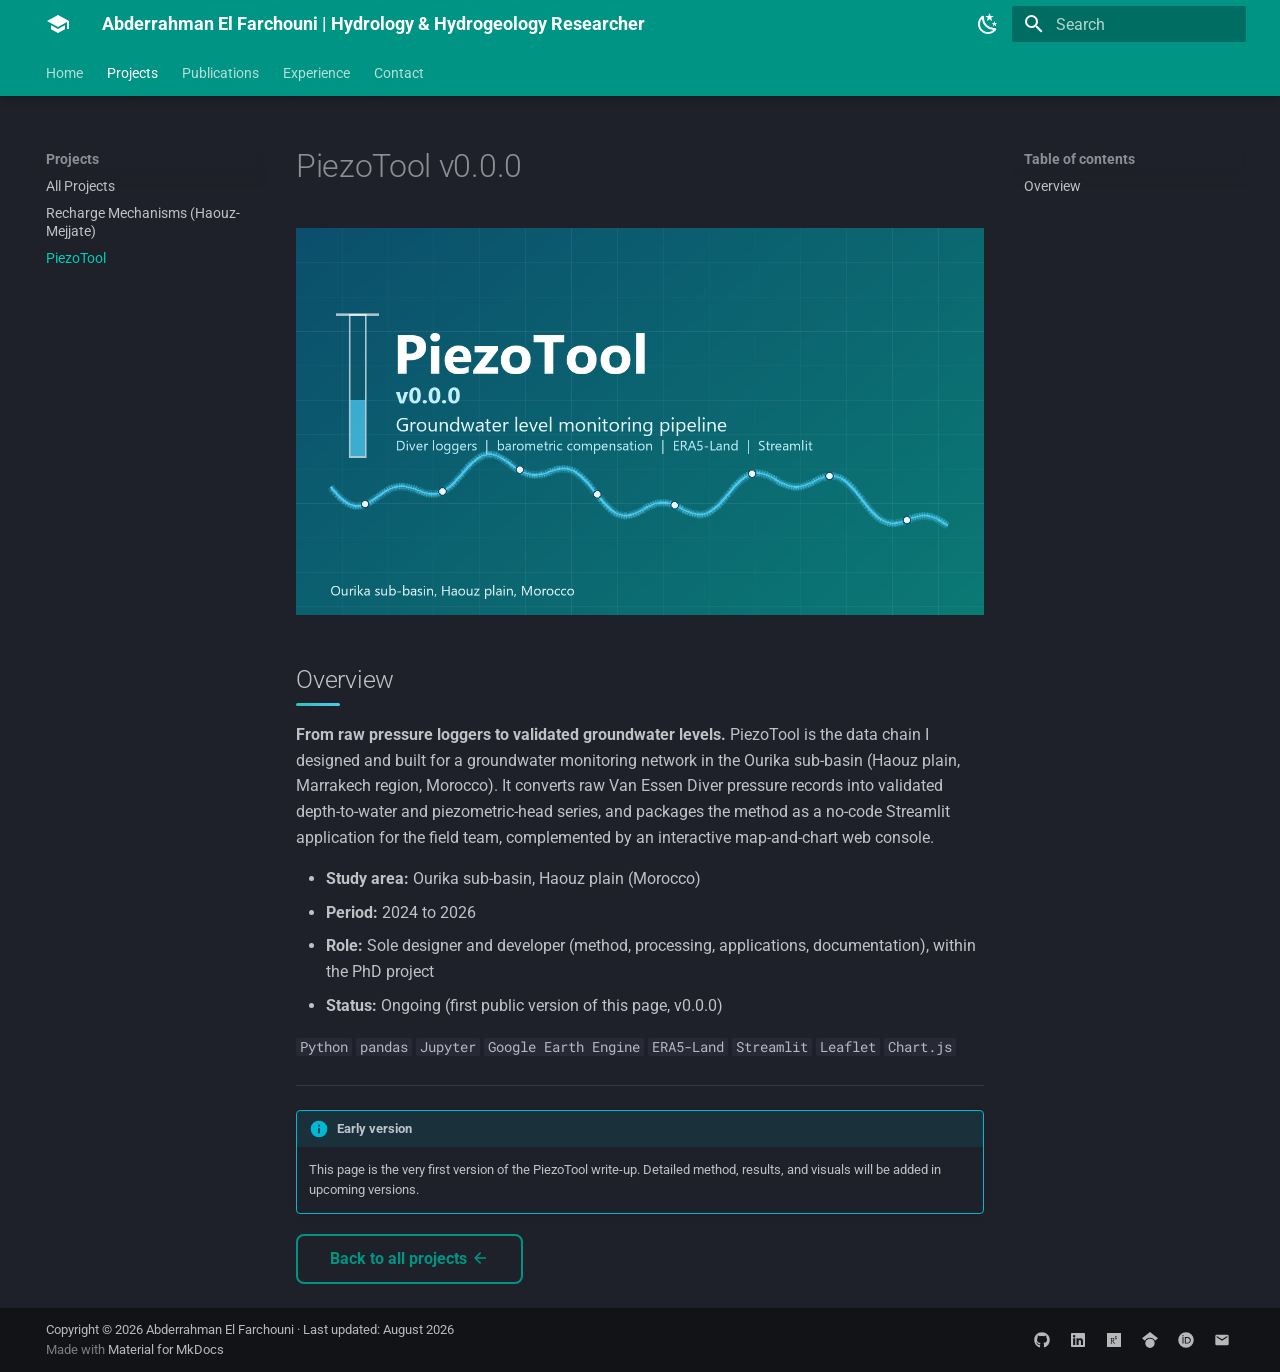
<file: projects/piezotool/index.html>
<!doctype html>
<html lang="en" class="no-js">
  <head>
    
      <meta charset="utf-8">
      <meta name="viewport" content="width=device-width,initial-scale=1">
      
        <meta name="description" content="Abderrahman El Farchouni is a PhD researcher in Hydrology and Hydrogeology at Mohammed VI Polytechnic University (UM6P, Morocco) and the University of Florence (UNIFI, Italy). His research covers groundwater recharge, hydrological modeling, hydrogeophysics, hydrochemistry, isotopes, remote sensing, and AI for water management in semi-arid regions.">
      
      
        <meta name="author" content="Abderrahman El Farchouni">
      
      
        <link rel="canonical" href="https://elfarchouni.github.io/projects/piezotool/">
      
      
        <link rel="prev" href="../recharge-tracers/">
      
      
        <link rel="next" href="../../publications/">
      
      
        
      
      
      <link rel="icon" href="../../assets/images/favicon.png">
      <meta name="generator" content="mkdocs-1.6.1, mkdocs-material-9.8.0">
    
    
      
        <title>PiezoTool - Abderrahman El Farchouni | Hydrology & Hydrogeology Researcher</title>
      
    
    
      <link rel="stylesheet" href="../../assets/stylesheets/main.57a0d79d.min.css">
      
        
        <link rel="stylesheet" href="../../assets/stylesheets/palette.fb2fffe2.min.css">
      
      


    
    
      
    
    
      
        
        
        <link rel="preconnect" href="https://fonts.gstatic.com" crossorigin>
        <link rel="stylesheet" href="https://fonts.googleapis.com/css?family=Roboto:300,300i,400,400i,700,700i%7CRoboto+Mono:400,400i,700,700i&display=fallback">
        <style>:root{--md-text-font:"Roboto";--md-code-font:"Roboto Mono"}</style>
      
    
    
      <link rel="stylesheet" href="../../assets/css/extra.css">
    
    <script>__md_scope=new URL("../..",location),__md_hash=e=>[...e].reduce(((e,_)=>(e<<5)-e+_.charCodeAt(0)),0),__md_get=(e,_=localStorage,t=__md_scope)=>JSON.parse(_.getItem(t.pathname+"."+e)),__md_set=(e,_,t=localStorage,a=__md_scope)=>{try{t.setItem(a.pathname+"."+e,JSON.stringify(_))}catch(e){}}</script>
    
      

    
    
  <meta name="google-site-verification" content="o5n4foTHPjkmK3NTIspyVwYOXydh6xPm4BJhcAxd22g" />
  <script type="application/ld+json">
  {
    "@context": "https://schema.org",
    "@type": "Person",
    "name": "Abderrahman El Farchouni",
    "alternateName": ["Abderrahman Elfarchouni", "A. El Farchouni", "El Farchouni, A.", "Elfarchouni, A."],
    "url": "https://elfarchouni.github.io",
    "image": "https://elfarchouni.github.io/assets/images/profile.png",
    "jobTitle": "PhD Researcher in Hydrology and Hydrogeology",
    "email": "mailto:elfarchouniabderrahman7@gmail.com",
    "nationality": "Moroccan",
    "workLocation": [
      {"@type": "Place", "name": "Benguerir, Morocco"},
      {"@type": "Place", "name": "Florence, Italy"}
    ],
    "affiliation": [
      {
        "@type": "CollegeOrUniversity",
        "name": "Mohammed VI Polytechnic University (UM6P), International Water Research Institute (IWRI)",
        "url": "https://www.um6p.ma"
      },
      {
        "@type": "CollegeOrUniversity",
        "name": "University of Florence (UNIFI), Department of Agriculture, Food, Environment and Forestry (DAGRI)",
        "url": "https://www.unifi.it"
      }
    ],
    "alumniOf": [
      {
        "@type": "CollegeOrUniversity",
        "name": "Ibn Tofail University, Faculty of Sciences, Kenitra"
      },
      {
        "@type": "CollegeOrUniversity",
        "name": "Faculty of Science and Technology, Tangier"
      }
    ],
    "knowsAbout": [
      "Hydrology",
      "Hydrogeology",
      "Groundwater recharge",
      "Water resources management",
      "Hydrological modeling",
      "SWAT-MODFLOW",
      "Hydrogeophysics",
      "Hydrochemistry",
      "Stable isotopes",
      "Remote sensing",
      "GIS",
      "Machine learning"
    ],
    "knowsLanguage": ["ar", "fr", "en"],
    "sameAs": [
      "https://github.com/ElFarchouni",
      "https://www.linkedin.com/in/abderrahman-el-farchouni",
      "https://scholar.google.com/citations?hl=en&user=FRnoeWkAAAAJ",
      "https://orcid.org/0009-0002-1986-4557",
      "https://www.researchgate.net/profile/El-Farchouni-Abderrahman",
      "https://www.phd-gsrafa.dagri.unifi.it/vp-346-xl-ciclo-abderrahman-el-farchouni.html"
    ]
  }
  </script>

  </head>
  
  
    
    
      
    
    
    
    
    <body dir="ltr" data-md-color-scheme="slate" data-md-color-primary="teal" data-md-color-accent="cyan">
  
    
    <input class="md-toggle" data-md-toggle="drawer" type="checkbox" id="__drawer" autocomplete="off">
    <input class="md-toggle" data-md-toggle="search" type="checkbox" id="__search" autocomplete="off">
    <label class="md-overlay" for="__drawer"></label>
    <div data-md-component="skip">
      
        
        <a href="#piezotool-v000" class="md-skip">
          Skip to content
        </a>
      
    </div>
    <div data-md-component="announce">
      
    </div>
    
    
      

  

<header class="md-header md-header--shadow md-header--lifted" data-md-component="header">
  <nav class="md-header__inner md-grid" aria-label="Header">
    <a href="../.." title="Abderrahman El Farchouni | Hydrology &amp; Hydrogeology Researcher" class="md-header__button md-logo" aria-label="Abderrahman El Farchouni | Hydrology & Hydrogeology Researcher" data-md-component="logo">
      
  
  <svg xmlns="http://www.w3.org/2000/svg" viewBox="0 0 24 24"><path d="M12 3 1 9l11 6 9-4.91V17h2V9M5 13.18v4L12 21l7-3.82v-4L12 17z"/></svg>

    </a>
    <label class="md-header__button md-icon" for="__drawer">
      
      <svg xmlns="http://www.w3.org/2000/svg" viewBox="0 0 24 24"><path d="M3 6h18v2H3zm0 5h18v2H3zm0 5h18v2H3z"/></svg>
    </label>
    <div class="md-header__title" data-md-component="header-title">
      <div class="md-header__ellipsis">
        <div class="md-header__topic">
          <span class="md-ellipsis">
            Abderrahman El Farchouni | Hydrology & Hydrogeology Researcher
          </span>
        </div>
        <div class="md-header__topic" data-md-component="header-topic">
          <span class="md-ellipsis">
            
              PiezoTool
            
          </span>
        </div>
      </div>
    </div>
    
      
        <form class="md-header__option" data-md-component="palette">
  
    
    
    
    <input class="md-option" data-md-color-media="" data-md-color-scheme="slate" data-md-color-primary="teal" data-md-color-accent="cyan"  aria-label="Switch to light mode"  type="radio" name="__palette" id="__palette_0">
    
      <label class="md-header__button md-icon" title="Switch to light mode" for="__palette_1" hidden>
        <svg xmlns="http://www.w3.org/2000/svg" viewBox="0 0 24 24"><path d="m17.75 4.09-2.53 1.94.91 3.06-2.63-1.81-2.63 1.81.91-3.06-2.53-1.94L12.44 4l1.06-3 1.06 3zm3.5 6.91-1.64 1.25.59 1.98-1.7-1.17-1.7 1.17.59-1.98L15.75 11l2.06-.05L18.5 9l.69 1.95zm-2.28 4.95c.83-.08 1.72 1.1 1.19 1.85-.32.45-.66.87-1.08 1.27C15.17 23 8.84 23 4.94 19.07c-3.91-3.9-3.91-10.24 0-14.14.4-.4.82-.76 1.27-1.08.75-.53 1.93.36 1.85 1.19-.27 2.86.69 5.83 2.89 8.02a9.96 9.96 0 0 0 8.02 2.89m-1.64 2.02a12.08 12.08 0 0 1-7.8-3.47c-2.17-2.19-3.33-5-3.49-7.82-2.81 3.14-2.7 7.96.31 10.98 3.02 3.01 7.84 3.12 10.98.31"/></svg>
      </label>
    
  
    
    
    
    <input class="md-option" data-md-color-media="" data-md-color-scheme="default" data-md-color-primary="teal" data-md-color-accent="cyan"  aria-label="Switch to dark mode"  type="radio" name="__palette" id="__palette_1">
    
      <label class="md-header__button md-icon" title="Switch to dark mode" for="__palette_0" hidden>
        <svg xmlns="http://www.w3.org/2000/svg" viewBox="0 0 24 24"><path d="M12 7a5 5 0 0 1 5 5 5 5 0 0 1-5 5 5 5 0 0 1-5-5 5 5 0 0 1 5-5m0 2a3 3 0 0 0-3 3 3 3 0 0 0 3 3 3 3 0 0 0 3-3 3 3 0 0 0-3-3m0-7 2.39 3.42C13.65 5.15 12.84 5 12 5s-1.65.15-2.39.42zM3.34 7l4.16-.35A7.2 7.2 0 0 0 5.94 8.5c-.44.74-.69 1.5-.83 2.29zm.02 10 1.76-3.77a7.131 7.131 0 0 0 2.38 4.14zM20.65 7l-1.77 3.79a7.02 7.02 0 0 0-2.38-4.15zm-.01 10-4.14.36c.59-.51 1.12-1.14 1.54-1.86.42-.73.69-1.5.83-2.29zM12 22l-2.41-3.44c.74.27 1.55.44 2.41.44.82 0 1.63-.17 2.37-.44z"/></svg>
      </label>
    
  
</form>
      
    
    
      <script>var palette=__md_get("__palette");if(palette&&palette.color){if("(prefers-color-scheme)"===palette.color.media){var media=matchMedia("(prefers-color-scheme: light)"),input=document.querySelector(media.matches?"[data-md-color-media='(prefers-color-scheme: light)']":"[data-md-color-media='(prefers-color-scheme: dark)']");palette.color.media=input.getAttribute("data-md-color-media"),palette.color.scheme=input.getAttribute("data-md-color-scheme"),palette.color.primary=input.getAttribute("data-md-color-primary"),palette.color.accent=input.getAttribute("data-md-color-accent")}for(var[key,value]of Object.entries(palette.color))document.body.setAttribute("data-md-color-"+key,value)}</script>
    
    
    
      
      
        <label class="md-header__button md-icon" for="__search">
          
          <svg xmlns="http://www.w3.org/2000/svg" viewBox="0 0 24 24"><path d="M9.5 3A6.5 6.5 0 0 1 16 9.5c0 1.61-.59 3.09-1.56 4.23l.27.27h.79l5 5-1.5 1.5-5-5v-.79l-.27-.27A6.52 6.52 0 0 1 9.5 16 6.5 6.5 0 0 1 3 9.5 6.5 6.5 0 0 1 9.5 3m0 2C7 5 5 7 5 9.5S7 14 9.5 14 14 12 14 9.5 12 5 9.5 5"/></svg>
        </label>
        <div class="md-search" data-md-component="search" role="dialog">
  <label class="md-search__overlay" for="__search"></label>
  <div class="md-search__inner" role="search">
    <form class="md-search__form" name="search">
      <input type="text" class="md-search__input" name="query" aria-label="Search" placeholder="Search" autocapitalize="off" autocorrect="off" autocomplete="off" spellcheck="false" data-md-component="search-query" required>
      <label class="md-search__icon md-icon" for="__search">
        
        <svg xmlns="http://www.w3.org/2000/svg" viewBox="0 0 24 24"><path d="M9.5 3A6.5 6.5 0 0 1 16 9.5c0 1.61-.59 3.09-1.56 4.23l.27.27h.79l5 5-1.5 1.5-5-5v-.79l-.27-.27A6.52 6.52 0 0 1 9.5 16 6.5 6.5 0 0 1 3 9.5 6.5 6.5 0 0 1 9.5 3m0 2C7 5 5 7 5 9.5S7 14 9.5 14 14 12 14 9.5 12 5 9.5 5"/></svg>
        
        <svg xmlns="http://www.w3.org/2000/svg" viewBox="0 0 24 24"><path d="M20 11v2H8l5.5 5.5-1.42 1.42L4.16 12l7.92-7.92L13.5 5.5 8 11z"/></svg>
      </label>
      <nav class="md-search__options" aria-label="Search">
        
        <button type="reset" class="md-search__icon md-icon" title="Clear" aria-label="Clear" tabindex="-1">
          
          <svg xmlns="http://www.w3.org/2000/svg" viewBox="0 0 24 24"><path d="M19 6.41 17.59 5 12 10.59 6.41 5 5 6.41 10.59 12 5 17.59 6.41 19 12 13.41 17.59 19 19 17.59 13.41 12z"/></svg>
        </button>
      </nav>
      
    </form>
    <div class="md-search__output">
      <div class="md-search__scrollwrap" tabindex="0" data-md-scrollfix>
        <div class="md-search-result" data-md-component="search-result">
          <div class="md-search-result__meta">
            Initializing search
          </div>
          <ol class="md-search-result__list" role="presentation"></ol>
        </div>
      </div>
    </div>
  </div>
</div>
      
    
    
  </nav>
  
    
      
<nav class="md-tabs" aria-label="Tabs" data-md-component="tabs">
  <div class="md-grid">
    <ul class="md-tabs__list">
      
        
  
  
  
  
    <li class="md-tabs__item">
      <a href="../.." class="md-tabs__link">
        
  
  
    
  
  Home

      </a>
    </li>
  

      
        
  
  
  
    
  
  
    
    
      <li class="md-tabs__item md-tabs__item--active">
        <a href="../" class="md-tabs__link">
          
  
  
  Projects

        </a>
      </li>
    
  

      
        
  
  
  
  
    <li class="md-tabs__item">
      <a href="../../publications/" class="md-tabs__link">
        
  
  
    
  
  Publications

      </a>
    </li>
  

      
        
  
  
  
  
    <li class="md-tabs__item">
      <a href="../../experience/" class="md-tabs__link">
        
  
  
    
  
  Experience

      </a>
    </li>
  

      
        
  
  
  
  
    <li class="md-tabs__item">
      <a href="../../contact/" class="md-tabs__link">
        
  
  
    
  
  Contact

      </a>
    </li>
  

      
    </ul>
  </div>
</nav>
    
  
</header>
    
    <div class="md-container" data-md-component="container">
      
      
        
      
      <main class="md-main" data-md-component="main">
        <div class="md-main__inner md-grid">
          
            
              
              <div class="md-sidebar md-sidebar--primary" data-md-component="sidebar" data-md-type="navigation" >
                <div class="md-sidebar__scrollwrap">
                  <div class="md-sidebar__inner">
                    


  


<nav class="md-nav md-nav--primary md-nav--lifted" aria-label="Navigation" data-md-level="0">
  <label class="md-nav__title" for="__drawer">
    <a href="../.." title="Abderrahman El Farchouni | Hydrology &amp; Hydrogeology Researcher" class="md-nav__button md-logo" aria-label="Abderrahman El Farchouni | Hydrology & Hydrogeology Researcher" data-md-component="logo">
      
  
  <svg xmlns="http://www.w3.org/2000/svg" viewBox="0 0 24 24"><path d="M12 3 1 9l11 6 9-4.91V17h2V9M5 13.18v4L12 21l7-3.82v-4L12 17z"/></svg>

    </a>
    Abderrahman El Farchouni | Hydrology & Hydrogeology Researcher
  </label>
  
  <ul class="md-nav__list" data-md-scrollfix>
    
      
      
  
  
  
  
    <li class="md-nav__item">
      <a href="../.." class="md-nav__link">
        
  
  
  <span class="md-ellipsis">
    
  
    Home
  

    
  </span>
  
  

      </a>
    </li>
  

    
      
      
  
  
    
  
  
  
    
    
    
    
      
        
        
      
      
    
    
    <li class="md-nav__item md-nav__item--active md-nav__item--section md-nav__item--nested">
      
        
        
        <input class="md-nav__toggle md-toggle " type="checkbox" id="__nav_2" checked>
        
          
          <label class="md-nav__link" for="__nav_2" id="__nav_2_label" tabindex="">
            
  
  
  <span class="md-ellipsis">
    
  
    Projects
  

    
  </span>
  
  

            <span class="md-nav__icon md-icon"></span>
          </label>
        
        <nav class="md-nav" data-md-level="1" aria-labelledby="__nav_2_label" aria-expanded="true">
          <label class="md-nav__title" for="__nav_2">
            <span class="md-nav__icon md-icon"></span>
            
  
    Projects
  

          </label>
          <ul class="md-nav__list" data-md-scrollfix>
            
              
                
  
  
  
  
    <li class="md-nav__item">
      <a href="../" class="md-nav__link">
        
  
  
  <span class="md-ellipsis">
    
  
    All Projects
  

    
  </span>
  
  

      </a>
    </li>
  

              
            
              
                
  
  
  
  
    <li class="md-nav__item">
      <a href="../recharge-tracers/" class="md-nav__link">
        
  
  
  <span class="md-ellipsis">
    
  
    Recharge Mechanisms (Haouz-Mejjate)
  

    
  </span>
  
  

      </a>
    </li>
  

              
            
              
                
  
  
    
  
  
  
    <li class="md-nav__item md-nav__item--active">
      
      <input class="md-nav__toggle md-toggle" type="checkbox" id="__toc">
      
      
        
      
      
        <label class="md-nav__link md-nav__link--active" for="__toc">
          
  
  
  <span class="md-ellipsis">
    
  
    PiezoTool
  

    
  </span>
  
  

          <span class="md-nav__icon md-icon"></span>
        </label>
      
      <a href="./" class="md-nav__link md-nav__link--active">
        
  
  
  <span class="md-ellipsis">
    
  
    PiezoTool
  

    
  </span>
  
  

      </a>
      
        

<nav class="md-nav md-nav--secondary" aria-label="Table of contents">
  
  
  
    
  
  
    <label class="md-nav__title" for="__toc">
      <span class="md-nav__icon md-icon"></span>
      Table of contents
    </label>
    <ul class="md-nav__list" data-md-component="toc" data-md-scrollfix>
      
        <li class="md-nav__item">
  <a href="#overview" class="md-nav__link">
    <span class="md-ellipsis">
      
        Overview
      
    </span>
  </a>
  
</li>
      
    </ul>
  
</nav>
      
    </li>
  

              
            
          </ul>
        </nav>
      
    </li>
  

    
      
      
  
  
  
  
    <li class="md-nav__item">
      <a href="../../publications/" class="md-nav__link">
        
  
  
  <span class="md-ellipsis">
    
  
    Publications
  

    
  </span>
  
  

      </a>
    </li>
  

    
      
      
  
  
  
  
    <li class="md-nav__item">
      <a href="../../experience/" class="md-nav__link">
        
  
  
  <span class="md-ellipsis">
    
  
    Experience
  

    
  </span>
  
  

      </a>
    </li>
  

    
      
      
  
  
  
  
    <li class="md-nav__item">
      <a href="../../contact/" class="md-nav__link">
        
  
  
  <span class="md-ellipsis">
    
  
    Contact
  

    
  </span>
  
  

      </a>
    </li>
  

    
  </ul>
</nav>
                  </div>
                </div>
              </div>
            
            
              
              <div class="md-sidebar md-sidebar--secondary" data-md-component="sidebar" data-md-type="toc" >
                <div class="md-sidebar__scrollwrap">
                  <div class="md-sidebar__inner">
                    

<nav class="md-nav md-nav--secondary" aria-label="Table of contents">
  
  
  
    
  
  
    <label class="md-nav__title" for="__toc">
      <span class="md-nav__icon md-icon"></span>
      Table of contents
    </label>
    <ul class="md-nav__list" data-md-component="toc" data-md-scrollfix>
      
        <li class="md-nav__item">
  <a href="#overview" class="md-nav__link">
    <span class="md-ellipsis">
      
        Overview
      
    </span>
  </a>
  
</li>
      
    </ul>
  
</nav>
                  </div>
                </div>
              </div>
            
          
          
            <div class="md-content" data-md-component="content">
              
              <article class="md-content__inner md-typeset">
                
                  



<h1 id="piezotool-v000">PiezoTool v0.0.0</h1>
<p><img alt="PiezoTool cover: groundwater level monitoring pipeline" src="../../assets/images/piezotool-cover.png" /></p>
<h2 id="overview">Overview</h2>
<p><strong>From raw pressure loggers to validated groundwater levels.</strong> PiezoTool is the data chain I
designed and built for a groundwater monitoring network in the Ourika sub-basin (Haouz plain,
Marrakech region, Morocco). It converts raw Van Essen Diver pressure records into validated
depth-to-water and piezometric-head series, and packages the method as a no-code Streamlit
application for the field team, complemented by an interactive map-and-chart web console.</p>
<ul>
<li><strong>Study area:</strong> Ourika sub-basin, Haouz plain (Morocco)</li>
<li><strong>Period:</strong> 2024 to 2026</li>
<li><strong>Role:</strong> Sole designer and developer (method, processing, applications, documentation), within the PhD project</li>
<li><strong>Status:</strong> Ongoing (first public version of this page, v0.0.0)</li>
</ul>
<p><code>Python</code> <code>pandas</code> <code>Jupyter</code> <code>Google Earth Engine</code> <code>ERA5-Land</code> <code>Streamlit</code> <code>Leaflet</code> <code>Chart.js</code></p>
<hr />
<div class="admonition info">
<p class="admonition-title">Early version</p>
<p>This page is the very first version of the PiezoTool write-up. Detailed method, results,
and visuals will be added in upcoming versions.</p>
</div>
<p><a class="md-button" href="../">Back to all projects <span class="twemoji"><svg xmlns="http://www.w3.org/2000/svg" viewBox="0 0 24 24"><path d="M20 11v2H8l5.5 5.5-1.42 1.42L4.16 12l7.92-7.92L13.5 5.5 8 11z"/></svg></span></a></p>












                
              </article>
            </div>
          
          
<script>var target=document.getElementById(location.hash.slice(1));target&&target.name&&(target.checked=target.name.startsWith("__tabbed_"))</script>
        </div>
        
          <button type="button" class="md-top md-icon" data-md-component="top" hidden>
  
  <svg xmlns="http://www.w3.org/2000/svg" viewBox="0 0 24 24"><path d="M13 20h-2V8l-5.5 5.5-1.42-1.42L12 4.16l7.92 7.92-1.42 1.42L13 8z"/></svg>
  Back to top
</button>
        
      </main>
      
        <footer class="md-footer">
  
  <div class="md-footer-meta md-typeset">
    <div class="md-footer-meta__inner md-grid">
      <div class="md-copyright">
  
    <div class="md-copyright__highlight">
      Copyright &copy; 2026 Abderrahman El Farchouni · Last updated: August 2026
    </div>
  
  
    Made with
    <a href="https://squidfunk.github.io/mkdocs-material/" target="_blank" rel="noopener">
      Material for MkDocs
    </a>
  
</div>
      
        
<div class="md-social">
  
    
    
    
    
      
      
    
    <a href="https://github.com/ElFarchouni" target="_blank" rel="noopener" title="github.com" class="md-social__link">
      <svg xmlns="http://www.w3.org/2000/svg" viewBox="0 0 512 512"><!--! Font Awesome Free 7.1.0 by @fontawesome - https://fontawesome.com License - https://fontawesome.com/license/free (Icons: CC BY 4.0, Fonts: SIL OFL 1.1, Code: MIT License) Copyright 2025 Fonticons, Inc.--><path d="M173.9 397.4c0 2-2.3 3.6-5.2 3.6-3.3.3-5.6-1.3-5.6-3.6 0-2 2.3-3.6 5.2-3.6 3-.3 5.6 1.3 5.6 3.6m-31.1-4.5c-.7 2 1.3 4.3 4.3 4.9 2.6 1 5.6 0 6.2-2s-1.3-4.3-4.3-5.2c-2.6-.7-5.5.3-6.2 2.3m44.2-1.7c-2.9.7-4.9 2.6-4.6 4.9.3 2 2.9 3.3 5.9 2.6 2.9-.7 4.9-2.6 4.6-4.6-.3-1.9-3-3.2-5.9-2.9M252.8 8C114.1 8 8 113.3 8 252c0 110.9 69.8 205.8 169.5 239.2 12.8 2.3 17.3-5.6 17.3-12.1 0-6.2-.3-40.4-.3-61.4 0 0-70 15-84.7-29.8 0 0-11.4-29.1-27.8-36.6 0 0-22.9-15.7 1.6-15.4 0 0 24.9 2 38.6 25.8 21.9 38.6 58.6 27.5 72.9 20.9 2.3-16 8.8-27.1 16-33.7-55.9-6.2-112.3-14.3-112.3-110.5 0-27.5 7.6-41.3 23.6-58.9-2.6-6.5-11.1-33.3 2.6-67.9 20.9-6.5 69 27 69 27 20-5.6 41.5-8.5 62.8-8.5s42.8 2.9 62.8 8.5c0 0 48.1-33.6 69-27 13.7 34.7 5.2 61.4 2.6 67.9 16 17.7 25.8 31.5 25.8 58.9 0 96.5-58.9 104.2-114.8 110.5 9.2 7.9 17 22.9 17 46.4 0 33.7-.3 75.4-.3 83.6 0 6.5 4.6 14.4 17.3 12.1C436.2 457.8 504 362.9 504 252 504 113.3 391.5 8 252.8 8M105.2 352.9c-1.3 1-1 3.3.7 5.2 1.6 1.6 3.9 2.3 5.2 1 1.3-1 1-3.3-.7-5.2-1.6-1.6-3.9-2.3-5.2-1m-10.8-8.1c-.7 1.3.3 2.9 2.3 3.9 1.6 1 3.6.7 4.3-.7.7-1.3-.3-2.9-2.3-3.9-2-.6-3.6-.3-4.3.7m32.4 35.6c-1.6 1.3-1 4.3 1.3 6.2 2.3 2.3 5.2 2.6 6.5 1 1.3-1.3.7-4.3-1.3-6.2-2.2-2.3-5.2-2.6-6.5-1m-11.4-14.7c-1.6 1-1.6 3.6 0 5.9s4.3 3.3 5.6 2.3c1.6-1.3 1.6-3.9 0-6.2-1.4-2.3-4-3.3-5.6-2"/></svg>
    </a>
  
    
    
    
    
      
      
    
    <a href="https://www.linkedin.com/in/abderrahman-el-farchouni" target="_blank" rel="noopener" title="www.linkedin.com" class="md-social__link">
      <svg xmlns="http://www.w3.org/2000/svg" viewBox="0 0 448 512"><!--! Font Awesome Free 7.1.0 by @fontawesome - https://fontawesome.com License - https://fontawesome.com/license/free (Icons: CC BY 4.0, Fonts: SIL OFL 1.1, Code: MIT License) Copyright 2025 Fonticons, Inc.--><path d="M416 32H31.9C14.3 32 0 46.5 0 64.3v383.4C0 465.5 14.3 480 31.9 480H416c17.6 0 32-14.5 32-32.3V64.3c0-17.8-14.4-32.3-32-32.3M135.4 416H69V202.2h66.5V416zM102.2 96a38.5 38.5 0 1 1 0 77 38.5 38.5 0 1 1 0-77m282.1 320h-66.4V312c0-24.8-.5-56.7-34.5-56.7-34.6 0-39.9 27-39.9 54.9V416h-66.4V202.2h63.7v29.2h.9c8.9-16.8 30.6-34.5 62.9-34.5 67.2 0 79.7 44.3 79.7 101.9z"/></svg>
    </a>
  
    
    
    
    
      
      
    
    <a href="https://www.researchgate.net/profile/El-Farchouni-Abderrahman" target="_blank" rel="noopener" title="www.researchgate.net" class="md-social__link">
      <svg xmlns="http://www.w3.org/2000/svg" viewBox="0 0 448 512"><!--! Font Awesome Free 7.1.0 by @fontawesome - https://fontawesome.com License - https://fontawesome.com/license/free (Icons: CC BY 4.0, Fonts: SIL OFL 1.1, Code: MIT License) Copyright 2025 Fonticons, Inc.--><path d="M0 32v448h448V32zm262.2 334.4c-6.6 3-33.2 6-50-14.2-9.2-10.6-25.3-33.3-42.2-63.6-8.9 0-14.7 0-21.4-.6v46.4c0 23.5 6 21.2 25.8 23.9v8.1c-6.9-.3-23.1-.8-35.6-.8-13.1 0-26.1.6-33.6.8v-8.1c15.5-2.9 22-1.3 22-23.9V225c0-22.6-6.4-21-22-23.9V193c25.8 1 53.1-.6 70.9-.6 31.7 0 55.9 14.4 55.9 45.6 0 21.1-16.7 42.2-39.2 47.5 13.6 24.2 30 45.6 42.2 58.9 7.2 7.8 17.2 14.7 27.2 14.7zm22.9-135c-23.3 0-32.2-15.7-32.2-32.2V167c0-12.2 8.8-30.4 34-30.4s30.4 17.9 30.4 17.9l-10.7 7.2s-5.5-12.5-19.7-12.5c-7.9 0-19.7 7.3-19.7 19.7v26.8c0 13.4 6.6 23.3 17.9 23.3 14.1 0 21.5-10.9 21.5-26.8h-17.9v-10.7h30.4c0 20.5 4.7 49.9-34 49.9m-116.5 44.7c-9.4 0-13.6-.3-20-.8v-69.7c6.4-.6 15-.6 22.5-.6 23.3 0 37.2 12.2 37.2 34.5 0 21.9-15 36.6-39.7 36.6"/></svg>
    </a>
  
    
    
    
    
      
      
    
    <a href="https://scholar.google.com/citations?hl=en&user=FRnoeWkAAAAJ" target="_blank" rel="noopener" title="scholar.google.com" class="md-social__link">
      <svg xmlns="http://www.w3.org/2000/svg" viewBox="0 0 512 512"><!--! Font Awesome Free 7.1.0 by @fontawesome - https://fontawesome.com License - https://fontawesome.com/license/free (Icons: CC BY 4.0, Fonts: SIL OFL 1.1, Code: MIT License) Copyright 2025 Fonticons, Inc.--><path d="M390.9 298.5s0 .1.1.1c9.2 19.4 14.4 41.1 14.4 64C405.3 445.1 338.5 512 256 512s-149.3-66.9-149.3-149.3c0-22.9 5.2-44.6 14.4-64 1.7-3.6 3.6-7.2 5.6-10.7q6.6-11.4 15-21.3c27.4-32.6 68.5-53.3 114.4-53.3 33.6 0 64.6 11.1 89.6 29.9 9.1 6.9 17.4 14.7 24.8 23.5 5.6 6.6 10.6 13.8 15 21.3 2 3.4 3.8 7 5.5 10.5zm26.4-18.8c-30.1-58.4-91-98.4-161.3-98.4s-131.2 40-161.3 98.4L0 202.7 256 0l256 202.7-94.7 77.1z"/></svg>
    </a>
  
    
    
    
    
      
      
    
    <a href="https://orcid.org/0009-0002-1986-4557" target="_blank" rel="noopener" title="orcid.org" class="md-social__link">
      <svg xmlns="http://www.w3.org/2000/svg" viewBox="0 0 512 512"><!--! Font Awesome Free 7.1.0 by @fontawesome - https://fontawesome.com License - https://fontawesome.com/license/free (Icons: CC BY 4.0, Fonts: SIL OFL 1.1, Code: MIT License) Copyright 2025 Fonticons, Inc.--><path d="M294.7 188.2h-45.9V342h47.5c67.6 0 83.1-51.3 83.1-76.9 0-41.6-26.5-76.9-84.7-76.9M256 8a248 248 0 1 0 0 496 248 248 0 1 0 0-496m-80.8 360.8h-29.8V161.3h29.8zM160.3 98.5a19.6 19.6 0 1 1 0 39.2 19.6 19.6 0 1 1 0-39.2M300 369h-81V161.3h80.6c76.7 0 110.4 54.8 110.4 103.9 0 53.3-41.7 103.9-110 103.9z"/></svg>
    </a>
  
    
    
    
    
    <a href="mailto:elfarchouniabderrahman7@gmail.com" target="_blank" rel="noopener" title="" class="md-social__link">
      <svg xmlns="http://www.w3.org/2000/svg" viewBox="0 0 24 24"><path d="m20 8-8 5-8-5V6l8 5 8-5m0-2H4c-1.11 0-2 .89-2 2v12a2 2 0 0 0 2 2h16a2 2 0 0 0 2-2V6a2 2 0 0 0-2-2"/></svg>
    </a>
  
</div>
      
    </div>
  </div>
</footer>
      
    </div>
    <div class="md-dialog" data-md-component="dialog">
      <div class="md-dialog__inner md-typeset"></div>
    </div>
    
    
    
      
      
      <script id="__config" type="application/json">{"annotate": null, "base": "../..", "features": ["navigation.tabs", "navigation.tabs.sticky", "navigation.top", "content.code.copy"], "search": "../../assets/javascripts/workers/search.a7633da7.min.js", "tags": null, "translations": {"clipboard.copied": "Copied to clipboard", "clipboard.copy": "Copy to clipboard", "search.result.more.one": "1 more on this page", "search.result.more.other": "# more on this page", "search.result.none": "No matching documents", "search.result.one": "1 matching document", "search.result.other": "# matching documents", "search.result.placeholder": "Type to start searching", "search.result.term.missing": "Missing", "select.version": "Select version"}, "version": null}</script>
    
    
      <script src="../../assets/javascripts/bundle.c21346df.min.js"></script>
      
    
  </body>
</html>
</file>
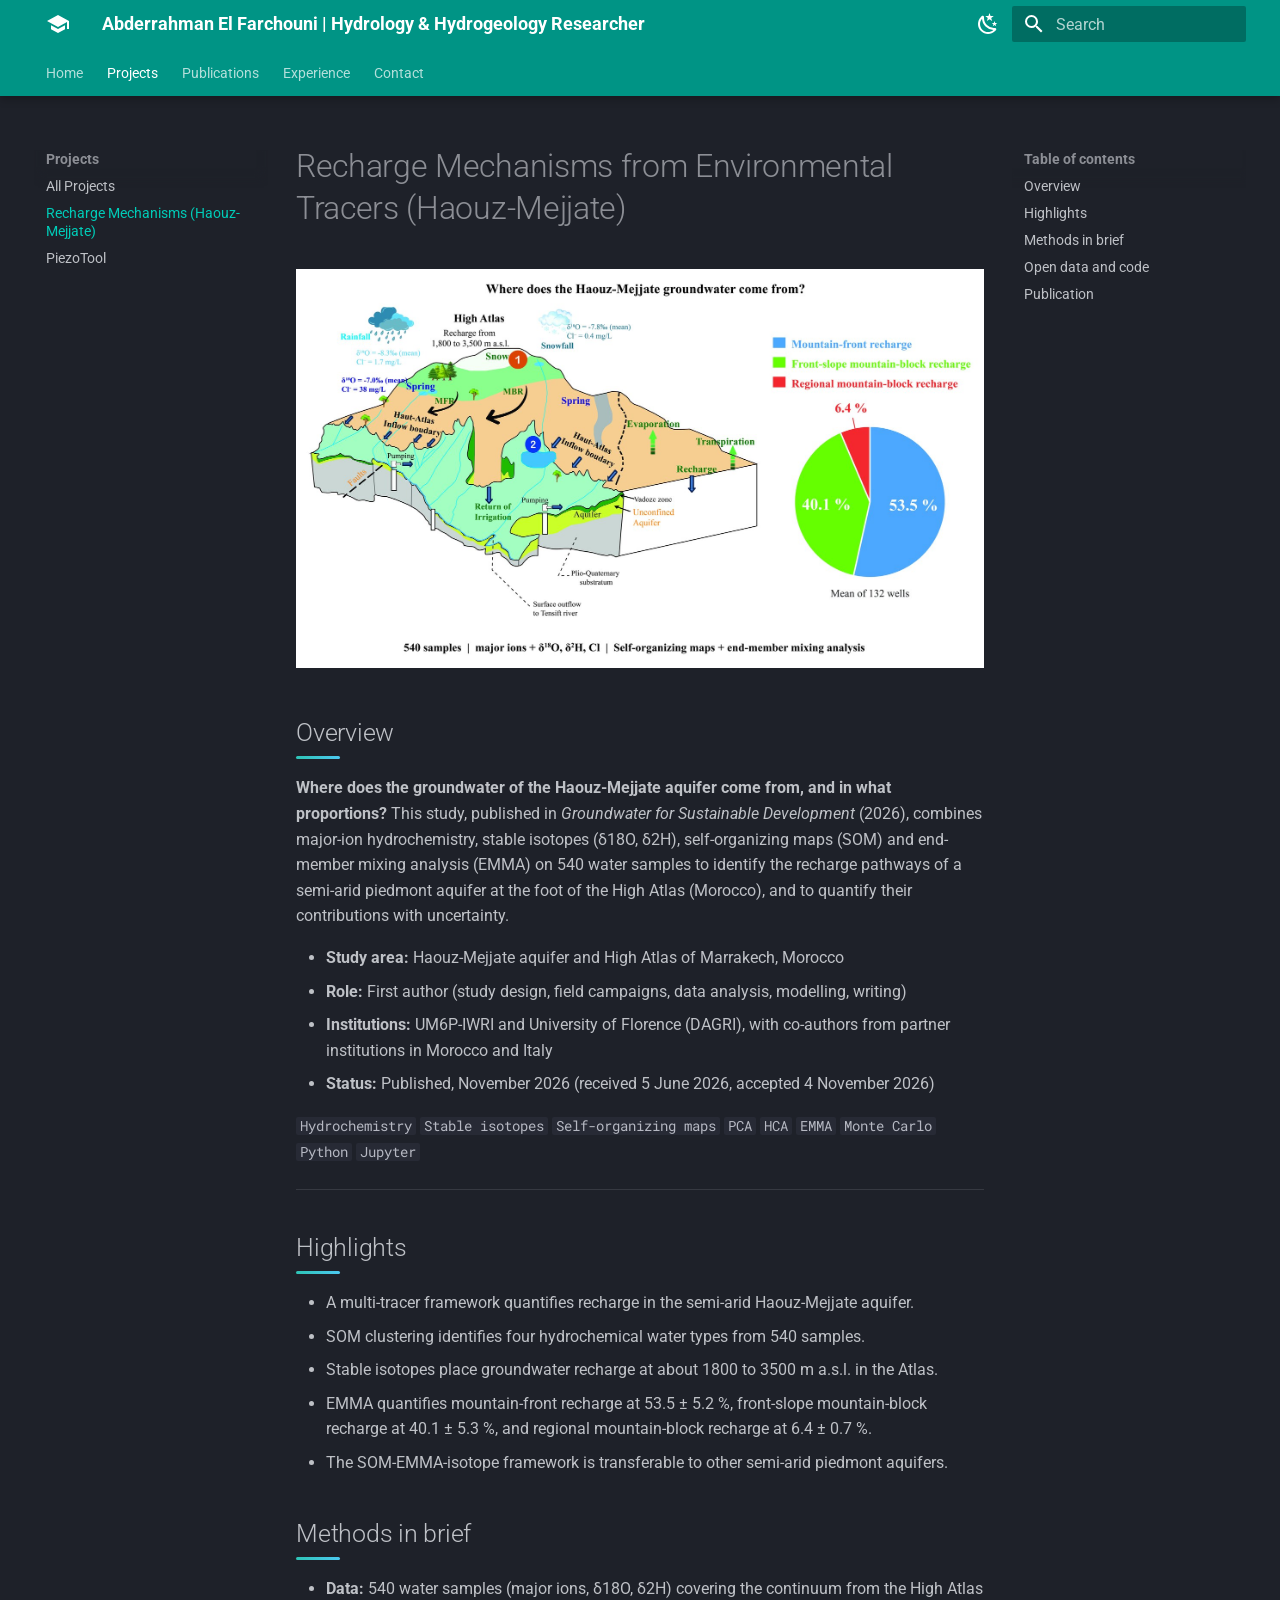
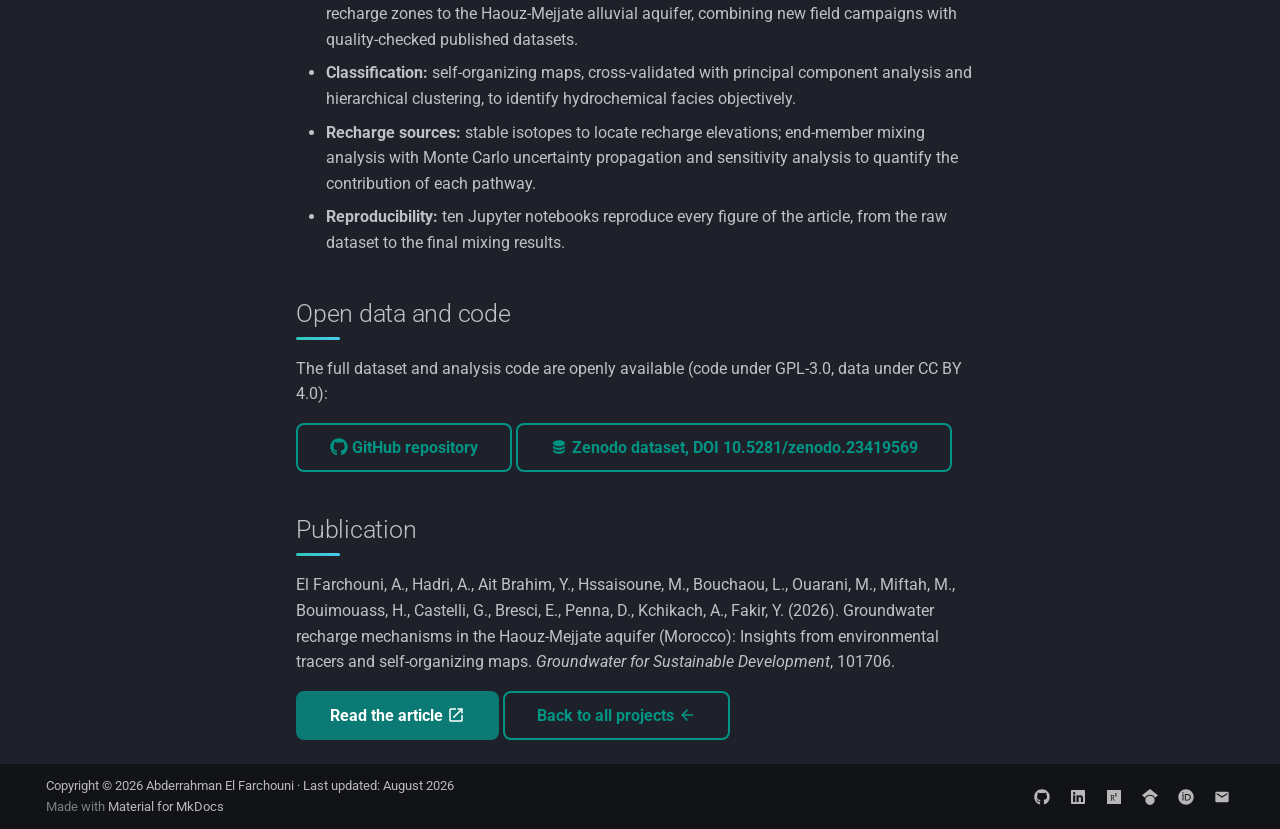
<file: projects/recharge-tracers/index.html>
<!doctype html>
<html lang="en" class="no-js">
  <head>
    
      <meta charset="utf-8">
      <meta name="viewport" content="width=device-width,initial-scale=1">
      
        <meta name="description" content="Abderrahman El Farchouni is a PhD researcher in Hydrology and Hydrogeology at Mohammed VI Polytechnic University (UM6P, Morocco) and the University of Florence (UNIFI, Italy). His research covers groundwater recharge, hydrological modeling, hydrogeophysics, hydrochemistry, isotopes, remote sensing, and AI for water management in semi-arid regions.">
      
      
        <meta name="author" content="Abderrahman El Farchouni">
      
      
        <link rel="canonical" href="https://elfarchouni.github.io/projects/recharge-tracers/">
      
      
        <link rel="prev" href="../">
      
      
        <link rel="next" href="../piezotool/">
      
      
        
      
      
      <link rel="icon" href="../../assets/images/favicon.png">
      <meta name="generator" content="mkdocs-1.6.1, mkdocs-material-9.8.0">
    
    
      
        <title>Recharge Mechanisms (Haouz-Mejjate) - Abderrahman El Farchouni | Hydrology & Hydrogeology Researcher</title>
      
    
    
      <link rel="stylesheet" href="../../assets/stylesheets/main.57a0d79d.min.css">
      
        
        <link rel="stylesheet" href="../../assets/stylesheets/palette.fb2fffe2.min.css">
      
      


    
    
      
    
    
      
        
        
        <link rel="preconnect" href="https://fonts.gstatic.com" crossorigin>
        <link rel="stylesheet" href="https://fonts.googleapis.com/css?family=Roboto:300,300i,400,400i,700,700i%7CRoboto+Mono:400,400i,700,700i&display=fallback">
        <style>:root{--md-text-font:"Roboto";--md-code-font:"Roboto Mono"}</style>
      
    
    
      <link rel="stylesheet" href="../../assets/css/extra.css">
    
    <script>__md_scope=new URL("../..",location),__md_hash=e=>[...e].reduce(((e,_)=>(e<<5)-e+_.charCodeAt(0)),0),__md_get=(e,_=localStorage,t=__md_scope)=>JSON.parse(_.getItem(t.pathname+"."+e)),__md_set=(e,_,t=localStorage,a=__md_scope)=>{try{t.setItem(a.pathname+"."+e,JSON.stringify(_))}catch(e){}}</script>
    
      

    
    
  <meta name="google-site-verification" content="o5n4foTHPjkmK3NTIspyVwYOXydh6xPm4BJhcAxd22g" />
  <script type="application/ld+json">
  {
    "@context": "https://schema.org",
    "@type": "Person",
    "name": "Abderrahman El Farchouni",
    "alternateName": ["Abderrahman Elfarchouni", "A. El Farchouni", "El Farchouni, A.", "Elfarchouni, A."],
    "url": "https://elfarchouni.github.io",
    "image": "https://elfarchouni.github.io/assets/images/profile.png",
    "jobTitle": "PhD Researcher in Hydrology and Hydrogeology",
    "email": "mailto:elfarchouniabderrahman7@gmail.com",
    "nationality": "Moroccan",
    "workLocation": [
      {"@type": "Place", "name": "Benguerir, Morocco"},
      {"@type": "Place", "name": "Florence, Italy"}
    ],
    "affiliation": [
      {
        "@type": "CollegeOrUniversity",
        "name": "Mohammed VI Polytechnic University (UM6P), International Water Research Institute (IWRI)",
        "url": "https://www.um6p.ma"
      },
      {
        "@type": "CollegeOrUniversity",
        "name": "University of Florence (UNIFI), Department of Agriculture, Food, Environment and Forestry (DAGRI)",
        "url": "https://www.unifi.it"
      }
    ],
    "alumniOf": [
      {
        "@type": "CollegeOrUniversity",
        "name": "Ibn Tofail University, Faculty of Sciences, Kenitra"
      },
      {
        "@type": "CollegeOrUniversity",
        "name": "Faculty of Science and Technology, Tangier"
      }
    ],
    "knowsAbout": [
      "Hydrology",
      "Hydrogeology",
      "Groundwater recharge",
      "Water resources management",
      "Hydrological modeling",
      "SWAT-MODFLOW",
      "Hydrogeophysics",
      "Hydrochemistry",
      "Stable isotopes",
      "Remote sensing",
      "GIS",
      "Machine learning"
    ],
    "knowsLanguage": ["ar", "fr", "en"],
    "sameAs": [
      "https://github.com/ElFarchouni",
      "https://www.linkedin.com/in/abderrahman-el-farchouni",
      "https://scholar.google.com/citations?hl=en&user=FRnoeWkAAAAJ",
      "https://orcid.org/0009-0002-1986-4557",
      "https://www.researchgate.net/profile/El-Farchouni-Abderrahman",
      "https://www.phd-gsrafa.dagri.unifi.it/vp-346-xl-ciclo-abderrahman-el-farchouni.html"
    ]
  }
  </script>

  </head>
  
  
    
    
      
    
    
    
    
    <body dir="ltr" data-md-color-scheme="slate" data-md-color-primary="teal" data-md-color-accent="cyan">
  
    
    <input class="md-toggle" data-md-toggle="drawer" type="checkbox" id="__drawer" autocomplete="off">
    <input class="md-toggle" data-md-toggle="search" type="checkbox" id="__search" autocomplete="off">
    <label class="md-overlay" for="__drawer"></label>
    <div data-md-component="skip">
      
        
        <a href="#recharge-mechanisms-from-environmental-tracers-haouz-mejjate" class="md-skip">
          Skip to content
        </a>
      
    </div>
    <div data-md-component="announce">
      
    </div>
    
    
      

  

<header class="md-header md-header--shadow md-header--lifted" data-md-component="header">
  <nav class="md-header__inner md-grid" aria-label="Header">
    <a href="../.." title="Abderrahman El Farchouni | Hydrology &amp; Hydrogeology Researcher" class="md-header__button md-logo" aria-label="Abderrahman El Farchouni | Hydrology & Hydrogeology Researcher" data-md-component="logo">
      
  
  <svg xmlns="http://www.w3.org/2000/svg" viewBox="0 0 24 24"><path d="M12 3 1 9l11 6 9-4.91V17h2V9M5 13.18v4L12 21l7-3.82v-4L12 17z"/></svg>

    </a>
    <label class="md-header__button md-icon" for="__drawer">
      
      <svg xmlns="http://www.w3.org/2000/svg" viewBox="0 0 24 24"><path d="M3 6h18v2H3zm0 5h18v2H3zm0 5h18v2H3z"/></svg>
    </label>
    <div class="md-header__title" data-md-component="header-title">
      <div class="md-header__ellipsis">
        <div class="md-header__topic">
          <span class="md-ellipsis">
            Abderrahman El Farchouni | Hydrology & Hydrogeology Researcher
          </span>
        </div>
        <div class="md-header__topic" data-md-component="header-topic">
          <span class="md-ellipsis">
            
              Recharge Mechanisms (Haouz-Mejjate)
            
          </span>
        </div>
      </div>
    </div>
    
      
        <form class="md-header__option" data-md-component="palette">
  
    
    
    
    <input class="md-option" data-md-color-media="" data-md-color-scheme="slate" data-md-color-primary="teal" data-md-color-accent="cyan"  aria-label="Switch to light mode"  type="radio" name="__palette" id="__palette_0">
    
      <label class="md-header__button md-icon" title="Switch to light mode" for="__palette_1" hidden>
        <svg xmlns="http://www.w3.org/2000/svg" viewBox="0 0 24 24"><path d="m17.75 4.09-2.53 1.94.91 3.06-2.63-1.81-2.63 1.81.91-3.06-2.53-1.94L12.44 4l1.06-3 1.06 3zm3.5 6.91-1.64 1.25.59 1.98-1.7-1.17-1.7 1.17.59-1.98L15.75 11l2.06-.05L18.5 9l.69 1.95zm-2.28 4.95c.83-.08 1.72 1.1 1.19 1.85-.32.45-.66.87-1.08 1.27C15.17 23 8.84 23 4.94 19.07c-3.91-3.9-3.91-10.24 0-14.14.4-.4.82-.76 1.27-1.08.75-.53 1.93.36 1.85 1.19-.27 2.86.69 5.83 2.89 8.02a9.96 9.96 0 0 0 8.02 2.89m-1.64 2.02a12.08 12.08 0 0 1-7.8-3.47c-2.17-2.19-3.33-5-3.49-7.82-2.81 3.14-2.7 7.96.31 10.98 3.02 3.01 7.84 3.12 10.98.31"/></svg>
      </label>
    
  
    
    
    
    <input class="md-option" data-md-color-media="" data-md-color-scheme="default" data-md-color-primary="teal" data-md-color-accent="cyan"  aria-label="Switch to dark mode"  type="radio" name="__palette" id="__palette_1">
    
      <label class="md-header__button md-icon" title="Switch to dark mode" for="__palette_0" hidden>
        <svg xmlns="http://www.w3.org/2000/svg" viewBox="0 0 24 24"><path d="M12 7a5 5 0 0 1 5 5 5 5 0 0 1-5 5 5 5 0 0 1-5-5 5 5 0 0 1 5-5m0 2a3 3 0 0 0-3 3 3 3 0 0 0 3 3 3 3 0 0 0 3-3 3 3 0 0 0-3-3m0-7 2.39 3.42C13.65 5.15 12.84 5 12 5s-1.65.15-2.39.42zM3.34 7l4.16-.35A7.2 7.2 0 0 0 5.94 8.5c-.44.74-.69 1.5-.83 2.29zm.02 10 1.76-3.77a7.131 7.131 0 0 0 2.38 4.14zM20.65 7l-1.77 3.79a7.02 7.02 0 0 0-2.38-4.15zm-.01 10-4.14.36c.59-.51 1.12-1.14 1.54-1.86.42-.73.69-1.5.83-2.29zM12 22l-2.41-3.44c.74.27 1.55.44 2.41.44.82 0 1.63-.17 2.37-.44z"/></svg>
      </label>
    
  
</form>
      
    
    
      <script>var palette=__md_get("__palette");if(palette&&palette.color){if("(prefers-color-scheme)"===palette.color.media){var media=matchMedia("(prefers-color-scheme: light)"),input=document.querySelector(media.matches?"[data-md-color-media='(prefers-color-scheme: light)']":"[data-md-color-media='(prefers-color-scheme: dark)']");palette.color.media=input.getAttribute("data-md-color-media"),palette.color.scheme=input.getAttribute("data-md-color-scheme"),palette.color.primary=input.getAttribute("data-md-color-primary"),palette.color.accent=input.getAttribute("data-md-color-accent")}for(var[key,value]of Object.entries(palette.color))document.body.setAttribute("data-md-color-"+key,value)}</script>
    
    
    
      
      
        <label class="md-header__button md-icon" for="__search">
          
          <svg xmlns="http://www.w3.org/2000/svg" viewBox="0 0 24 24"><path d="M9.5 3A6.5 6.5 0 0 1 16 9.5c0 1.61-.59 3.09-1.56 4.23l.27.27h.79l5 5-1.5 1.5-5-5v-.79l-.27-.27A6.52 6.52 0 0 1 9.5 16 6.5 6.5 0 0 1 3 9.5 6.5 6.5 0 0 1 9.5 3m0 2C7 5 5 7 5 9.5S7 14 9.5 14 14 12 14 9.5 12 5 9.5 5"/></svg>
        </label>
        <div class="md-search" data-md-component="search" role="dialog">
  <label class="md-search__overlay" for="__search"></label>
  <div class="md-search__inner" role="search">
    <form class="md-search__form" name="search">
      <input type="text" class="md-search__input" name="query" aria-label="Search" placeholder="Search" autocapitalize="off" autocorrect="off" autocomplete="off" spellcheck="false" data-md-component="search-query" required>
      <label class="md-search__icon md-icon" for="__search">
        
        <svg xmlns="http://www.w3.org/2000/svg" viewBox="0 0 24 24"><path d="M9.5 3A6.5 6.5 0 0 1 16 9.5c0 1.61-.59 3.09-1.56 4.23l.27.27h.79l5 5-1.5 1.5-5-5v-.79l-.27-.27A6.52 6.52 0 0 1 9.5 16 6.5 6.5 0 0 1 3 9.5 6.5 6.5 0 0 1 9.5 3m0 2C7 5 5 7 5 9.5S7 14 9.5 14 14 12 14 9.5 12 5 9.5 5"/></svg>
        
        <svg xmlns="http://www.w3.org/2000/svg" viewBox="0 0 24 24"><path d="M20 11v2H8l5.5 5.5-1.42 1.42L4.16 12l7.92-7.92L13.5 5.5 8 11z"/></svg>
      </label>
      <nav class="md-search__options" aria-label="Search">
        
        <button type="reset" class="md-search__icon md-icon" title="Clear" aria-label="Clear" tabindex="-1">
          
          <svg xmlns="http://www.w3.org/2000/svg" viewBox="0 0 24 24"><path d="M19 6.41 17.59 5 12 10.59 6.41 5 5 6.41 10.59 12 5 17.59 6.41 19 12 13.41 17.59 19 19 17.59 13.41 12z"/></svg>
        </button>
      </nav>
      
    </form>
    <div class="md-search__output">
      <div class="md-search__scrollwrap" tabindex="0" data-md-scrollfix>
        <div class="md-search-result" data-md-component="search-result">
          <div class="md-search-result__meta">
            Initializing search
          </div>
          <ol class="md-search-result__list" role="presentation"></ol>
        </div>
      </div>
    </div>
  </div>
</div>
      
    
    
  </nav>
  
    
      
<nav class="md-tabs" aria-label="Tabs" data-md-component="tabs">
  <div class="md-grid">
    <ul class="md-tabs__list">
      
        
  
  
  
  
    <li class="md-tabs__item">
      <a href="../.." class="md-tabs__link">
        
  
  
    
  
  Home

      </a>
    </li>
  

      
        
  
  
  
    
  
  
    
    
      <li class="md-tabs__item md-tabs__item--active">
        <a href="../" class="md-tabs__link">
          
  
  
  Projects

        </a>
      </li>
    
  

      
        
  
  
  
  
    <li class="md-tabs__item">
      <a href="../../publications/" class="md-tabs__link">
        
  
  
    
  
  Publications

      </a>
    </li>
  

      
        
  
  
  
  
    <li class="md-tabs__item">
      <a href="../../experience/" class="md-tabs__link">
        
  
  
    
  
  Experience

      </a>
    </li>
  

      
        
  
  
  
  
    <li class="md-tabs__item">
      <a href="../../contact/" class="md-tabs__link">
        
  
  
    
  
  Contact

      </a>
    </li>
  

      
    </ul>
  </div>
</nav>
    
  
</header>
    
    <div class="md-container" data-md-component="container">
      
      
        
      
      <main class="md-main" data-md-component="main">
        <div class="md-main__inner md-grid">
          
            
              
              <div class="md-sidebar md-sidebar--primary" data-md-component="sidebar" data-md-type="navigation" >
                <div class="md-sidebar__scrollwrap">
                  <div class="md-sidebar__inner">
                    


  


<nav class="md-nav md-nav--primary md-nav--lifted" aria-label="Navigation" data-md-level="0">
  <label class="md-nav__title" for="__drawer">
    <a href="../.." title="Abderrahman El Farchouni | Hydrology &amp; Hydrogeology Researcher" class="md-nav__button md-logo" aria-label="Abderrahman El Farchouni | Hydrology & Hydrogeology Researcher" data-md-component="logo">
      
  
  <svg xmlns="http://www.w3.org/2000/svg" viewBox="0 0 24 24"><path d="M12 3 1 9l11 6 9-4.91V17h2V9M5 13.18v4L12 21l7-3.82v-4L12 17z"/></svg>

    </a>
    Abderrahman El Farchouni | Hydrology & Hydrogeology Researcher
  </label>
  
  <ul class="md-nav__list" data-md-scrollfix>
    
      
      
  
  
  
  
    <li class="md-nav__item">
      <a href="../.." class="md-nav__link">
        
  
  
  <span class="md-ellipsis">
    
  
    Home
  

    
  </span>
  
  

      </a>
    </li>
  

    
      
      
  
  
    
  
  
  
    
    
    
    
      
        
        
      
      
    
    
    <li class="md-nav__item md-nav__item--active md-nav__item--section md-nav__item--nested">
      
        
        
        <input class="md-nav__toggle md-toggle " type="checkbox" id="__nav_2" checked>
        
          
          <label class="md-nav__link" for="__nav_2" id="__nav_2_label" tabindex="">
            
  
  
  <span class="md-ellipsis">
    
  
    Projects
  

    
  </span>
  
  

            <span class="md-nav__icon md-icon"></span>
          </label>
        
        <nav class="md-nav" data-md-level="1" aria-labelledby="__nav_2_label" aria-expanded="true">
          <label class="md-nav__title" for="__nav_2">
            <span class="md-nav__icon md-icon"></span>
            
  
    Projects
  

          </label>
          <ul class="md-nav__list" data-md-scrollfix>
            
              
                
  
  
  
  
    <li class="md-nav__item">
      <a href="../" class="md-nav__link">
        
  
  
  <span class="md-ellipsis">
    
  
    All Projects
  

    
  </span>
  
  

      </a>
    </li>
  

              
            
              
                
  
  
    
  
  
  
    <li class="md-nav__item md-nav__item--active">
      
      <input class="md-nav__toggle md-toggle" type="checkbox" id="__toc">
      
      
        
      
      
        <label class="md-nav__link md-nav__link--active" for="__toc">
          
  
  
  <span class="md-ellipsis">
    
  
    Recharge Mechanisms (Haouz-Mejjate)
  

    
  </span>
  
  

          <span class="md-nav__icon md-icon"></span>
        </label>
      
      <a href="./" class="md-nav__link md-nav__link--active">
        
  
  
  <span class="md-ellipsis">
    
  
    Recharge Mechanisms (Haouz-Mejjate)
  

    
  </span>
  
  

      </a>
      
        

<nav class="md-nav md-nav--secondary" aria-label="Table of contents">
  
  
  
    
  
  
    <label class="md-nav__title" for="__toc">
      <span class="md-nav__icon md-icon"></span>
      Table of contents
    </label>
    <ul class="md-nav__list" data-md-component="toc" data-md-scrollfix>
      
        <li class="md-nav__item">
  <a href="#overview" class="md-nav__link">
    <span class="md-ellipsis">
      
        Overview
      
    </span>
  </a>
  
</li>
      
        <li class="md-nav__item">
  <a href="#highlights" class="md-nav__link">
    <span class="md-ellipsis">
      
        Highlights
      
    </span>
  </a>
  
</li>
      
        <li class="md-nav__item">
  <a href="#methods-in-brief" class="md-nav__link">
    <span class="md-ellipsis">
      
        Methods in brief
      
    </span>
  </a>
  
</li>
      
        <li class="md-nav__item">
  <a href="#open-data-and-code" class="md-nav__link">
    <span class="md-ellipsis">
      
        Open data and code
      
    </span>
  </a>
  
</li>
      
        <li class="md-nav__item">
  <a href="#publication" class="md-nav__link">
    <span class="md-ellipsis">
      
        Publication
      
    </span>
  </a>
  
</li>
      
    </ul>
  
</nav>
      
    </li>
  

              
            
              
                
  
  
  
  
    <li class="md-nav__item">
      <a href="../piezotool/" class="md-nav__link">
        
  
  
  <span class="md-ellipsis">
    
  
    PiezoTool
  

    
  </span>
  
  

      </a>
    </li>
  

              
            
          </ul>
        </nav>
      
    </li>
  

    
      
      
  
  
  
  
    <li class="md-nav__item">
      <a href="../../publications/" class="md-nav__link">
        
  
  
  <span class="md-ellipsis">
    
  
    Publications
  

    
  </span>
  
  

      </a>
    </li>
  

    
      
      
  
  
  
  
    <li class="md-nav__item">
      <a href="../../experience/" class="md-nav__link">
        
  
  
  <span class="md-ellipsis">
    
  
    Experience
  

    
  </span>
  
  

      </a>
    </li>
  

    
      
      
  
  
  
  
    <li class="md-nav__item">
      <a href="../../contact/" class="md-nav__link">
        
  
  
  <span class="md-ellipsis">
    
  
    Contact
  

    
  </span>
  
  

      </a>
    </li>
  

    
  </ul>
</nav>
                  </div>
                </div>
              </div>
            
            
              
              <div class="md-sidebar md-sidebar--secondary" data-md-component="sidebar" data-md-type="toc" >
                <div class="md-sidebar__scrollwrap">
                  <div class="md-sidebar__inner">
                    

<nav class="md-nav md-nav--secondary" aria-label="Table of contents">
  
  
  
    
  
  
    <label class="md-nav__title" for="__toc">
      <span class="md-nav__icon md-icon"></span>
      Table of contents
    </label>
    <ul class="md-nav__list" data-md-component="toc" data-md-scrollfix>
      
        <li class="md-nav__item">
  <a href="#overview" class="md-nav__link">
    <span class="md-ellipsis">
      
        Overview
      
    </span>
  </a>
  
</li>
      
        <li class="md-nav__item">
  <a href="#highlights" class="md-nav__link">
    <span class="md-ellipsis">
      
        Highlights
      
    </span>
  </a>
  
</li>
      
        <li class="md-nav__item">
  <a href="#methods-in-brief" class="md-nav__link">
    <span class="md-ellipsis">
      
        Methods in brief
      
    </span>
  </a>
  
</li>
      
        <li class="md-nav__item">
  <a href="#open-data-and-code" class="md-nav__link">
    <span class="md-ellipsis">
      
        Open data and code
      
    </span>
  </a>
  
</li>
      
        <li class="md-nav__item">
  <a href="#publication" class="md-nav__link">
    <span class="md-ellipsis">
      
        Publication
      
    </span>
  </a>
  
</li>
      
    </ul>
  
</nav>
                  </div>
                </div>
              </div>
            
          
          
            <div class="md-content" data-md-component="content">
              
              <article class="md-content__inner md-typeset">
                
                  



<h1 id="recharge-mechanisms-from-environmental-tracers-haouz-mejjate">Recharge Mechanisms from Environmental Tracers (Haouz-Mejjate)</h1>
<p><img alt="Graphical abstract: groundwater recharge mechanisms in the Haouz-Mejjate aquifer, from environmental tracers and self-organizing maps" src="../../assets/images/haouz-mejjate-recharge-ga.jpg" /></p>
<h2 id="overview">Overview</h2>
<p><strong>Where does the groundwater of the Haouz-Mejjate aquifer come from, and in what proportions?</strong>
This study, published in <em>Groundwater for Sustainable Development</em> (2026), combines major-ion
hydrochemistry, stable isotopes (δ18O, δ2H), self-organizing maps (SOM) and end-member mixing
analysis (EMMA) on 540 water samples to identify the recharge pathways of a semi-arid piedmont
aquifer at the foot of the High Atlas (Morocco), and to quantify their contributions with
uncertainty.</p>
<ul>
<li><strong>Study area:</strong> Haouz-Mejjate aquifer and High Atlas of Marrakech, Morocco</li>
<li><strong>Role:</strong> First author (study design, field campaigns, data analysis, modelling, writing)</li>
<li><strong>Institutions:</strong> UM6P-IWRI and University of Florence (DAGRI), with co-authors from partner institutions in Morocco and Italy</li>
<li><strong>Status:</strong> Published, November 2026 (received 5 June 2026, accepted 4 November 2026)</li>
</ul>
<p><code>Hydrochemistry</code> <code>Stable isotopes</code> <code>Self-organizing maps</code> <code>PCA</code> <code>HCA</code> <code>EMMA</code> <code>Monte Carlo</code> <code>Python</code> <code>Jupyter</code></p>
<hr />
<h2 id="highlights">Highlights</h2>
<ul>
<li>A multi-tracer framework quantifies recharge in the semi-arid Haouz-Mejjate aquifer.</li>
<li>SOM clustering identifies four hydrochemical water types from 540 samples.</li>
<li>Stable isotopes place groundwater recharge at about 1800 to 3500 m a.s.l. in the Atlas.</li>
<li>EMMA quantifies mountain-front recharge at 53.5 ± 5.2 %, front-slope mountain-block recharge at 40.1 ± 5.3 %, and regional mountain-block recharge at 6.4 ± 0.7 %.</li>
<li>The SOM-EMMA-isotope framework is transferable to other semi-arid piedmont aquifers.</li>
</ul>
<h2 id="methods-in-brief">Methods in brief</h2>
<ul>
<li><strong>Data:</strong> 540 water samples (major ions, δ18O, δ2H) covering the continuum from the High Atlas recharge zones to the Haouz-Mejjate alluvial aquifer, combining new field campaigns with quality-checked published datasets.</li>
<li><strong>Classification:</strong> self-organizing maps, cross-validated with principal component analysis and hierarchical clustering, to identify hydrochemical facies objectively.</li>
<li><strong>Recharge sources:</strong> stable isotopes to locate recharge elevations; end-member mixing analysis with Monte Carlo uncertainty propagation and sensitivity analysis to quantify the contribution of each pathway.</li>
<li><strong>Reproducibility:</strong> ten Jupyter notebooks reproduce every figure of the article, from the raw dataset to the final mixing results.</li>
</ul>
<h2 id="open-data-and-code">Open data and code</h2>
<p>The full dataset and analysis code are openly available (code under GPL-3.0, data under CC BY 4.0):</p>
<p><a class="md-button" href="https://github.com/ElFarchouni/Haouz-Mejjate-recharge-SOM-EMMA"><span class="twemoji"><svg xmlns="http://www.w3.org/2000/svg" viewBox="0 0 512 512"><!--! Font Awesome Free 7.1.0 by @fontawesome - https://fontawesome.com License - https://fontawesome.com/license/free (Icons: CC BY 4.0, Fonts: SIL OFL 1.1, Code: MIT License) Copyright 2025 Fonticons, Inc.--><path d="M173.9 397.4c0 2-2.3 3.6-5.2 3.6-3.3.3-5.6-1.3-5.6-3.6 0-2 2.3-3.6 5.2-3.6 3-.3 5.6 1.3 5.6 3.6m-31.1-4.5c-.7 2 1.3 4.3 4.3 4.9 2.6 1 5.6 0 6.2-2s-1.3-4.3-4.3-5.2c-2.6-.7-5.5.3-6.2 2.3m44.2-1.7c-2.9.7-4.9 2.6-4.6 4.9.3 2 2.9 3.3 5.9 2.6 2.9-.7 4.9-2.6 4.6-4.6-.3-1.9-3-3.2-5.9-2.9M252.8 8C114.1 8 8 113.3 8 252c0 110.9 69.8 205.8 169.5 239.2 12.8 2.3 17.3-5.6 17.3-12.1 0-6.2-.3-40.4-.3-61.4 0 0-70 15-84.7-29.8 0 0-11.4-29.1-27.8-36.6 0 0-22.9-15.7 1.6-15.4 0 0 24.9 2 38.6 25.8 21.9 38.6 58.6 27.5 72.9 20.9 2.3-16 8.8-27.1 16-33.7-55.9-6.2-112.3-14.3-112.3-110.5 0-27.5 7.6-41.3 23.6-58.9-2.6-6.5-11.1-33.3 2.6-67.9 20.9-6.5 69 27 69 27 20-5.6 41.5-8.5 62.8-8.5s42.8 2.9 62.8 8.5c0 0 48.1-33.6 69-27 13.7 34.7 5.2 61.4 2.6 67.9 16 17.7 25.8 31.5 25.8 58.9 0 96.5-58.9 104.2-114.8 110.5 9.2 7.9 17 22.9 17 46.4 0 33.7-.3 75.4-.3 83.6 0 6.5 4.6 14.4 17.3 12.1C436.2 457.8 504 362.9 504 252 504 113.3 391.5 8 252.8 8M105.2 352.9c-1.3 1-1 3.3.7 5.2 1.6 1.6 3.9 2.3 5.2 1 1.3-1 1-3.3-.7-5.2-1.6-1.6-3.9-2.3-5.2-1m-10.8-8.1c-.7 1.3.3 2.9 2.3 3.9 1.6 1 3.6.7 4.3-.7.7-1.3-.3-2.9-2.3-3.9-2-.6-3.6-.3-4.3.7m32.4 35.6c-1.6 1.3-1 4.3 1.3 6.2 2.3 2.3 5.2 2.6 6.5 1 1.3-1.3.7-4.3-1.3-6.2-2.2-2.3-5.2-2.6-6.5-1m-11.4-14.7c-1.6 1-1.6 3.6 0 5.9s4.3 3.3 5.6 2.3c1.6-1.3 1.6-3.9 0-6.2-1.4-2.3-4-3.3-5.6-2"/></svg></span> GitHub repository</a>
<a class="md-button" href="https://doi.org/10.5281/zenodo.23419569"><span class="twemoji"><svg xmlns="http://www.w3.org/2000/svg" viewBox="0 0 24 24"><path d="M12 3C7.58 3 4 4.79 4 7s3.58 4 8 4 8-1.79 8-4-3.58-4-8-4M4 9v3c0 2.21 3.58 4 8 4s8-1.79 8-4V9c0 2.21-3.58 4-8 4s-8-1.79-8-4m0 5v3c0 2.21 3.58 4 8 4s8-1.79 8-4v-3c0 2.21-3.58 4-8 4s-8-1.79-8-4"/></svg></span> Zenodo dataset, DOI 10.5281/zenodo.23419569</a></p>
<h2 id="publication">Publication</h2>
<p>El Farchouni, A., Hadri, A., Ait Brahim, Y., Hssaisoune, M., Bouchaou, L., Ouarani, M., Miftah, M., Bouimouass, H., Castelli, G., Bresci, E., Penna, D., Kchikach, A., Fakir, Y. (2026). Groundwater recharge mechanisms in the Haouz-Mejjate aquifer (Morocco): Insights from environmental tracers and self-organizing maps. <em>Groundwater for Sustainable Development</em>, 101706.</p>
<p><a class="md-button md-button--primary" href="https://doi.org/10.1016/j.gsd.2026.101706">Read the article <span class="twemoji"><svg xmlns="http://www.w3.org/2000/svg" viewBox="0 0 24 24"><path d="M14 3v2h3.59l-9.83 9.83 1.41 1.41L19 6.41V10h2V3m-2 16H5V5h7V3H5a2 2 0 0 0-2 2v14a2 2 0 0 0 2 2h14a2 2 0 0 0 2-2v-7h-2z"/></svg></span></a>
<a class="md-button" href="../">Back to all projects <span class="twemoji"><svg xmlns="http://www.w3.org/2000/svg" viewBox="0 0 24 24"><path d="M20 11v2H8l5.5 5.5-1.42 1.42L4.16 12l7.92-7.92L13.5 5.5 8 11z"/></svg></span></a></p>












                
              </article>
            </div>
          
          
<script>var target=document.getElementById(location.hash.slice(1));target&&target.name&&(target.checked=target.name.startsWith("__tabbed_"))</script>
        </div>
        
          <button type="button" class="md-top md-icon" data-md-component="top" hidden>
  
  <svg xmlns="http://www.w3.org/2000/svg" viewBox="0 0 24 24"><path d="M13 20h-2V8l-5.5 5.5-1.42-1.42L12 4.16l7.92 7.92-1.42 1.42L13 8z"/></svg>
  Back to top
</button>
        
      </main>
      
        <footer class="md-footer">
  
  <div class="md-footer-meta md-typeset">
    <div class="md-footer-meta__inner md-grid">
      <div class="md-copyright">
  
    <div class="md-copyright__highlight">
      Copyright &copy; 2026 Abderrahman El Farchouni · Last updated: August 2026
    </div>
  
  
    Made with
    <a href="https://squidfunk.github.io/mkdocs-material/" target="_blank" rel="noopener">
      Material for MkDocs
    </a>
  
</div>
      
        
<div class="md-social">
  
    
    
    
    
      
      
    
    <a href="https://github.com/ElFarchouni" target="_blank" rel="noopener" title="github.com" class="md-social__link">
      <svg xmlns="http://www.w3.org/2000/svg" viewBox="0 0 512 512"><!--! Font Awesome Free 7.1.0 by @fontawesome - https://fontawesome.com License - https://fontawesome.com/license/free (Icons: CC BY 4.0, Fonts: SIL OFL 1.1, Code: MIT License) Copyright 2025 Fonticons, Inc.--><path d="M173.9 397.4c0 2-2.3 3.6-5.2 3.6-3.3.3-5.6-1.3-5.6-3.6 0-2 2.3-3.6 5.2-3.6 3-.3 5.6 1.3 5.6 3.6m-31.1-4.5c-.7 2 1.3 4.3 4.3 4.9 2.6 1 5.6 0 6.2-2s-1.3-4.3-4.3-5.2c-2.6-.7-5.5.3-6.2 2.3m44.2-1.7c-2.9.7-4.9 2.6-4.6 4.9.3 2 2.9 3.3 5.9 2.6 2.9-.7 4.9-2.6 4.6-4.6-.3-1.9-3-3.2-5.9-2.9M252.8 8C114.1 8 8 113.3 8 252c0 110.9 69.8 205.8 169.5 239.2 12.8 2.3 17.3-5.6 17.3-12.1 0-6.2-.3-40.4-.3-61.4 0 0-70 15-84.7-29.8 0 0-11.4-29.1-27.8-36.6 0 0-22.9-15.7 1.6-15.4 0 0 24.9 2 38.6 25.8 21.9 38.6 58.6 27.5 72.9 20.9 2.3-16 8.8-27.1 16-33.7-55.9-6.2-112.3-14.3-112.3-110.5 0-27.5 7.6-41.3 23.6-58.9-2.6-6.5-11.1-33.3 2.6-67.9 20.9-6.5 69 27 69 27 20-5.6 41.5-8.5 62.8-8.5s42.8 2.9 62.8 8.5c0 0 48.1-33.6 69-27 13.7 34.7 5.2 61.4 2.6 67.9 16 17.7 25.8 31.5 25.8 58.9 0 96.5-58.9 104.2-114.8 110.5 9.2 7.9 17 22.9 17 46.4 0 33.7-.3 75.4-.3 83.6 0 6.5 4.6 14.4 17.3 12.1C436.2 457.8 504 362.9 504 252 504 113.3 391.5 8 252.8 8M105.2 352.9c-1.3 1-1 3.3.7 5.2 1.6 1.6 3.9 2.3 5.2 1 1.3-1 1-3.3-.7-5.2-1.6-1.6-3.9-2.3-5.2-1m-10.8-8.1c-.7 1.3.3 2.9 2.3 3.9 1.6 1 3.6.7 4.3-.7.7-1.3-.3-2.9-2.3-3.9-2-.6-3.6-.3-4.3.7m32.4 35.6c-1.6 1.3-1 4.3 1.3 6.2 2.3 2.3 5.2 2.6 6.5 1 1.3-1.3.7-4.3-1.3-6.2-2.2-2.3-5.2-2.6-6.5-1m-11.4-14.7c-1.6 1-1.6 3.6 0 5.9s4.3 3.3 5.6 2.3c1.6-1.3 1.6-3.9 0-6.2-1.4-2.3-4-3.3-5.6-2"/></svg>
    </a>
  
    
    
    
    
      
      
    
    <a href="https://www.linkedin.com/in/abderrahman-el-farchouni" target="_blank" rel="noopener" title="www.linkedin.com" class="md-social__link">
      <svg xmlns="http://www.w3.org/2000/svg" viewBox="0 0 448 512"><!--! Font Awesome Free 7.1.0 by @fontawesome - https://fontawesome.com License - https://fontawesome.com/license/free (Icons: CC BY 4.0, Fonts: SIL OFL 1.1, Code: MIT License) Copyright 2025 Fonticons, Inc.--><path d="M416 32H31.9C14.3 32 0 46.5 0 64.3v383.4C0 465.5 14.3 480 31.9 480H416c17.6 0 32-14.5 32-32.3V64.3c0-17.8-14.4-32.3-32-32.3M135.4 416H69V202.2h66.5V416zM102.2 96a38.5 38.5 0 1 1 0 77 38.5 38.5 0 1 1 0-77m282.1 320h-66.4V312c0-24.8-.5-56.7-34.5-56.7-34.6 0-39.9 27-39.9 54.9V416h-66.4V202.2h63.7v29.2h.9c8.9-16.8 30.6-34.5 62.9-34.5 67.2 0 79.7 44.3 79.7 101.9z"/></svg>
    </a>
  
    
    
    
    
      
      
    
    <a href="https://www.researchgate.net/profile/El-Farchouni-Abderrahman" target="_blank" rel="noopener" title="www.researchgate.net" class="md-social__link">
      <svg xmlns="http://www.w3.org/2000/svg" viewBox="0 0 448 512"><!--! Font Awesome Free 7.1.0 by @fontawesome - https://fontawesome.com License - https://fontawesome.com/license/free (Icons: CC BY 4.0, Fonts: SIL OFL 1.1, Code: MIT License) Copyright 2025 Fonticons, Inc.--><path d="M0 32v448h448V32zm262.2 334.4c-6.6 3-33.2 6-50-14.2-9.2-10.6-25.3-33.3-42.2-63.6-8.9 0-14.7 0-21.4-.6v46.4c0 23.5 6 21.2 25.8 23.9v8.1c-6.9-.3-23.1-.8-35.6-.8-13.1 0-26.1.6-33.6.8v-8.1c15.5-2.9 22-1.3 22-23.9V225c0-22.6-6.4-21-22-23.9V193c25.8 1 53.1-.6 70.9-.6 31.7 0 55.9 14.4 55.9 45.6 0 21.1-16.7 42.2-39.2 47.5 13.6 24.2 30 45.6 42.2 58.9 7.2 7.8 17.2 14.7 27.2 14.7zm22.9-135c-23.3 0-32.2-15.7-32.2-32.2V167c0-12.2 8.8-30.4 34-30.4s30.4 17.9 30.4 17.9l-10.7 7.2s-5.5-12.5-19.7-12.5c-7.9 0-19.7 7.3-19.7 19.7v26.8c0 13.4 6.6 23.3 17.9 23.3 14.1 0 21.5-10.9 21.5-26.8h-17.9v-10.7h30.4c0 20.5 4.7 49.9-34 49.9m-116.5 44.7c-9.4 0-13.6-.3-20-.8v-69.7c6.4-.6 15-.6 22.5-.6 23.3 0 37.2 12.2 37.2 34.5 0 21.9-15 36.6-39.7 36.6"/></svg>
    </a>
  
    
    
    
    
      
      
    
    <a href="https://scholar.google.com/citations?hl=en&user=FRnoeWkAAAAJ" target="_blank" rel="noopener" title="scholar.google.com" class="md-social__link">
      <svg xmlns="http://www.w3.org/2000/svg" viewBox="0 0 512 512"><!--! Font Awesome Free 7.1.0 by @fontawesome - https://fontawesome.com License - https://fontawesome.com/license/free (Icons: CC BY 4.0, Fonts: SIL OFL 1.1, Code: MIT License) Copyright 2025 Fonticons, Inc.--><path d="M390.9 298.5s0 .1.1.1c9.2 19.4 14.4 41.1 14.4 64C405.3 445.1 338.5 512 256 512s-149.3-66.9-149.3-149.3c0-22.9 5.2-44.6 14.4-64 1.7-3.6 3.6-7.2 5.6-10.7q6.6-11.4 15-21.3c27.4-32.6 68.5-53.3 114.4-53.3 33.6 0 64.6 11.1 89.6 29.9 9.1 6.9 17.4 14.7 24.8 23.5 5.6 6.6 10.6 13.8 15 21.3 2 3.4 3.8 7 5.5 10.5zm26.4-18.8c-30.1-58.4-91-98.4-161.3-98.4s-131.2 40-161.3 98.4L0 202.7 256 0l256 202.7-94.7 77.1z"/></svg>
    </a>
  
    
    
    
    
      
      
    
    <a href="https://orcid.org/0009-0002-1986-4557" target="_blank" rel="noopener" title="orcid.org" class="md-social__link">
      <svg xmlns="http://www.w3.org/2000/svg" viewBox="0 0 512 512"><!--! Font Awesome Free 7.1.0 by @fontawesome - https://fontawesome.com License - https://fontawesome.com/license/free (Icons: CC BY 4.0, Fonts: SIL OFL 1.1, Code: MIT License) Copyright 2025 Fonticons, Inc.--><path d="M294.7 188.2h-45.9V342h47.5c67.6 0 83.1-51.3 83.1-76.9 0-41.6-26.5-76.9-84.7-76.9M256 8a248 248 0 1 0 0 496 248 248 0 1 0 0-496m-80.8 360.8h-29.8V161.3h29.8zM160.3 98.5a19.6 19.6 0 1 1 0 39.2 19.6 19.6 0 1 1 0-39.2M300 369h-81V161.3h80.6c76.7 0 110.4 54.8 110.4 103.9 0 53.3-41.7 103.9-110 103.9z"/></svg>
    </a>
  
    
    
    
    
    <a href="mailto:elfarchouniabderrahman7@gmail.com" target="_blank" rel="noopener" title="" class="md-social__link">
      <svg xmlns="http://www.w3.org/2000/svg" viewBox="0 0 24 24"><path d="m20 8-8 5-8-5V6l8 5 8-5m0-2H4c-1.11 0-2 .89-2 2v12a2 2 0 0 0 2 2h16a2 2 0 0 0 2-2V6a2 2 0 0 0-2-2"/></svg>
    </a>
  
</div>
      
    </div>
  </div>
</footer>
      
    </div>
    <div class="md-dialog" data-md-component="dialog">
      <div class="md-dialog__inner md-typeset"></div>
    </div>
    
    
    
      
      
      <script id="__config" type="application/json">{"annotate": null, "base": "../..", "features": ["navigation.tabs", "navigation.tabs.sticky", "navigation.top", "content.code.copy"], "search": "../../assets/javascripts/workers/search.a7633da7.min.js", "tags": null, "translations": {"clipboard.copied": "Copied to clipboard", "clipboard.copy": "Copy to clipboard", "search.result.more.one": "1 more on this page", "search.result.more.other": "# more on this page", "search.result.none": "No matching documents", "search.result.one": "1 matching document", "search.result.other": "# matching documents", "search.result.placeholder": "Type to start searching", "search.result.term.missing": "Missing", "select.version": "Select version"}, "version": null}</script>
    
    
      <script src="../../assets/javascripts/bundle.c21346df.min.js"></script>
      
    
  </body>
</html>
</file>
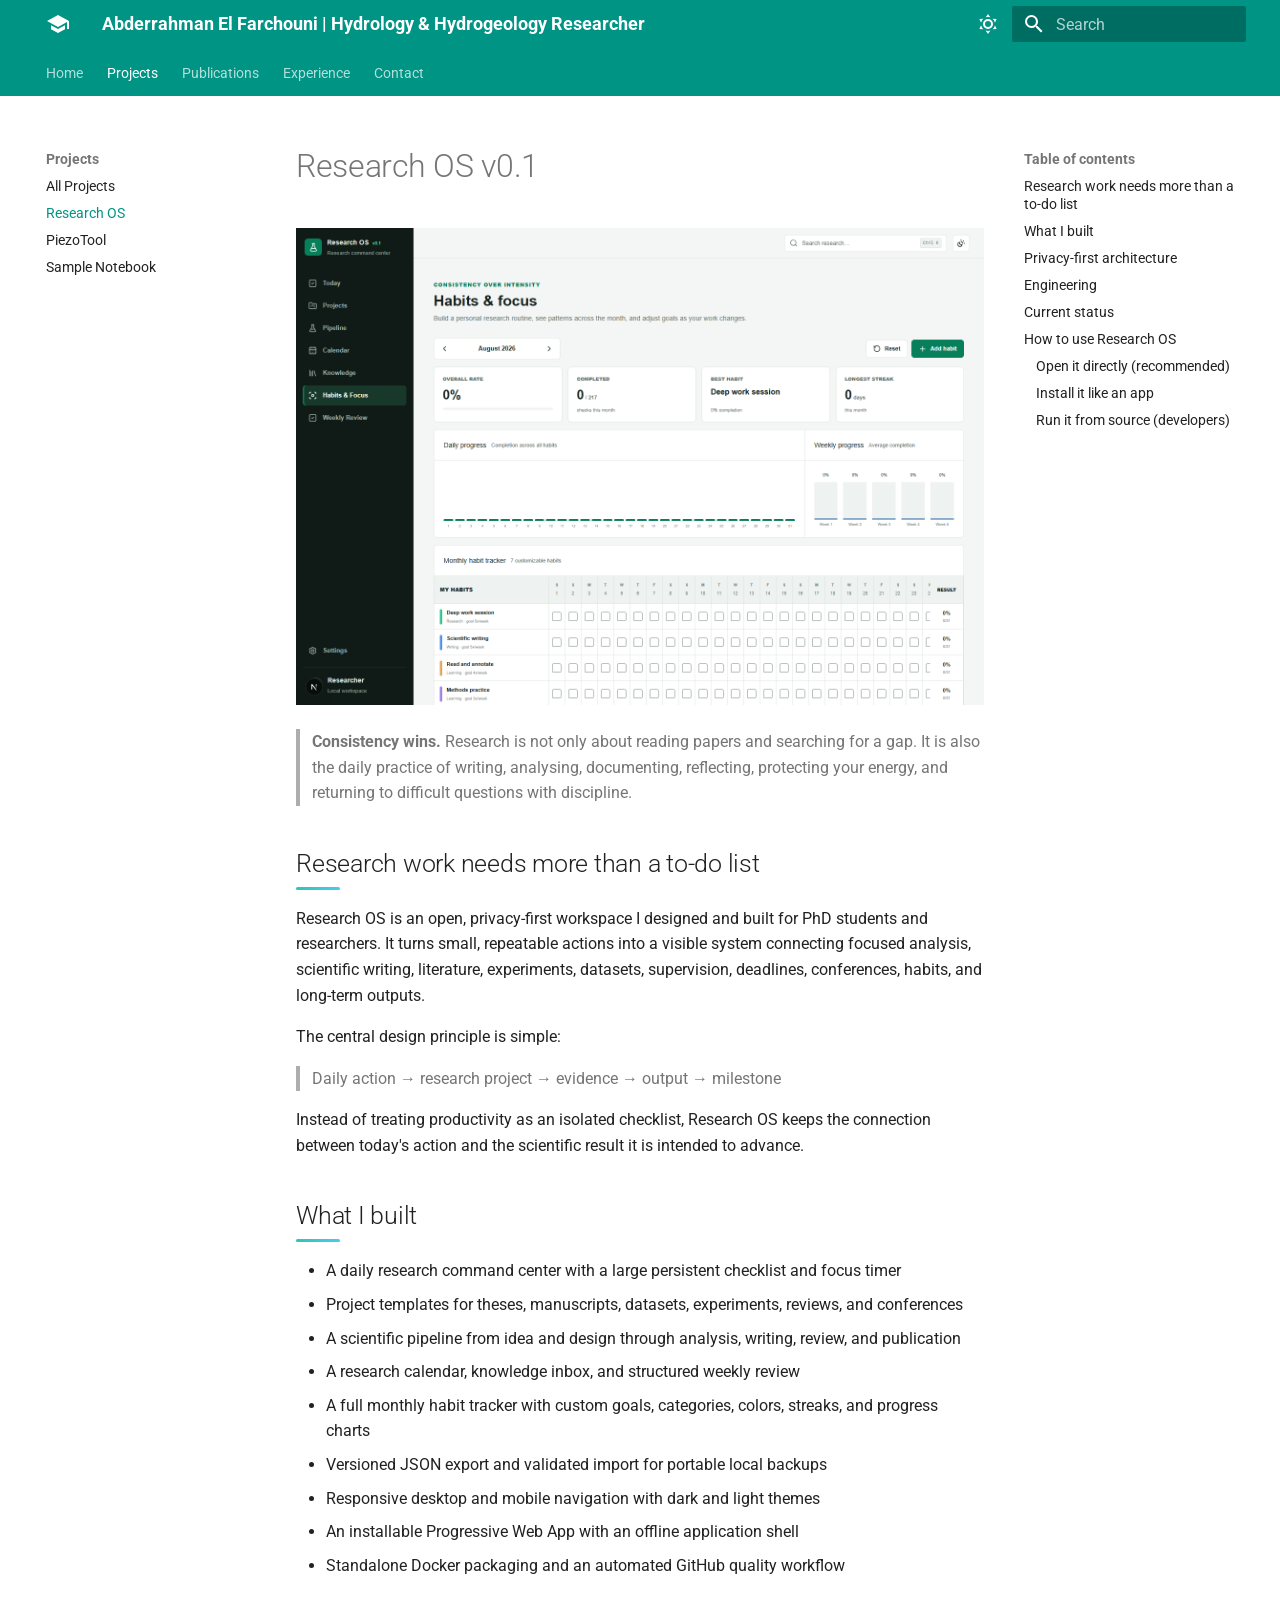
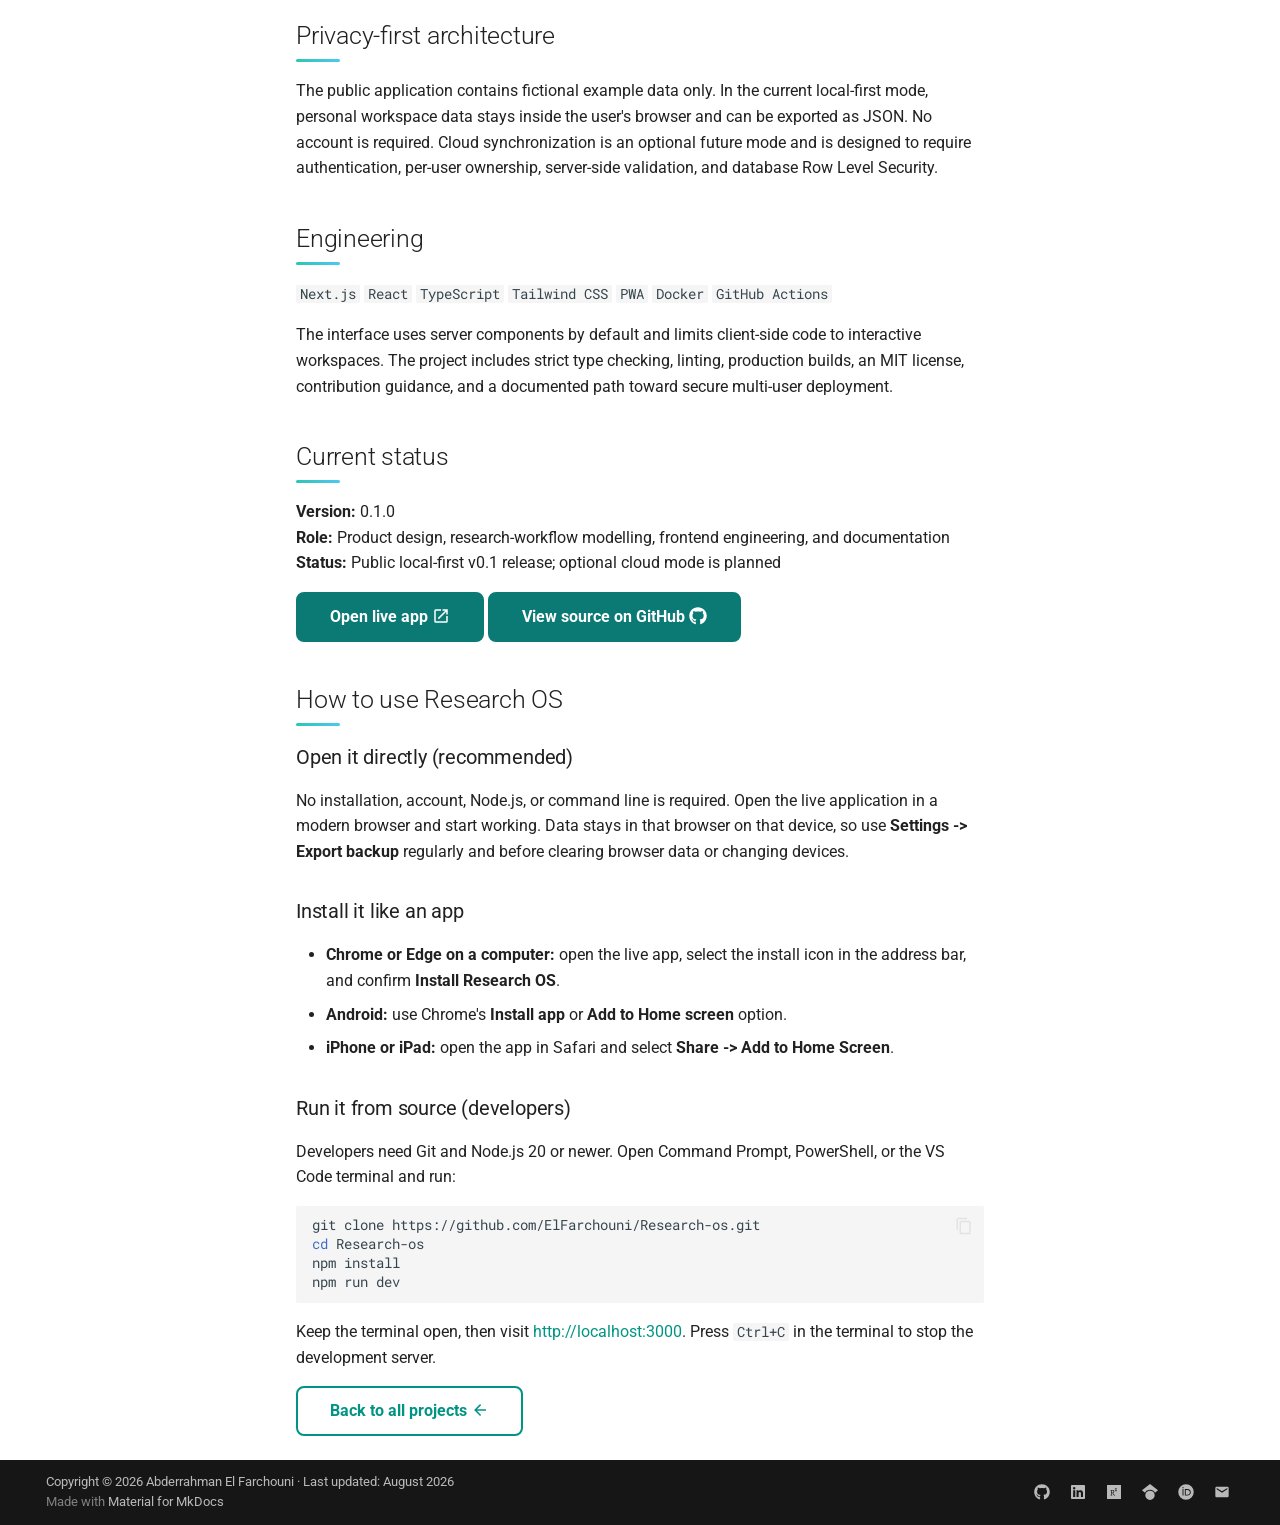
<file: projects/research-os/index.html>
<!doctype html>
<html lang="en" class="no-js">
  <head>
    
      <meta charset="utf-8">
      <meta name="viewport" content="width=device-width,initial-scale=1">
      
        <meta name="description" content="An open, privacy-first research operating system for PhD students and researchers.">
      
      
        <meta name="author" content="Abderrahman El Farchouni">
      
      
        <link rel="canonical" href="https://elfarchouni.github.io/projects/research-os/">
      
      
        <link rel="prev" href="../">
      
      
        <link rel="next" href="../piezotool/">
      
      
        
      
      
      <link rel="icon" href="../../assets/images/favicon.png">
      <meta name="generator" content="mkdocs-1.6.1, mkdocs-material-9.7.7">
    
    
      
        <title>Research OS - Abderrahman El Farchouni | Hydrology & Hydrogeology Researcher</title>
      
    
    
      <link rel="stylesheet" href="../../assets/stylesheets/main.ec1eaa64.min.css">
      
        
        <link rel="stylesheet" href="../../assets/stylesheets/palette.ab4e12ef.min.css">
      
      


    
    
      
    
    
      
        
        
        <link rel="preconnect" href="https://fonts.gstatic.com" crossorigin>
        <link rel="stylesheet" href="https://fonts.googleapis.com/css?family=Roboto:300,300i,400,400i,700,700i%7CRoboto+Mono:400,400i,700,700i&display=fallback">
        <style>:root{--md-text-font:"Roboto";--md-code-font:"Roboto Mono"}</style>
      
    
    
      <link rel="stylesheet" href="../../assets/css/extra.css">
    
    <script>__md_scope=new URL("../..",location),__md_hash=e=>[...e].reduce(((e,_)=>(e<<5)-e+_.charCodeAt(0)),0),__md_get=(e,_=localStorage,t=__md_scope)=>JSON.parse(_.getItem(t.pathname+"."+e)),__md_set=(e,_,t=localStorage,a=__md_scope)=>{try{t.setItem(a.pathname+"."+e,JSON.stringify(_))}catch(e){}}</script>
    
      

    
    
  <meta name="google-site-verification" content="o5n4foTHPjkmK3NTIspyVwYOXydh6xPm4BJhcAxd22g" />
  <script type="application/ld+json">
  {
    "@context": "https://schema.org",
    "@type": "Person",
    "name": "Abderrahman El Farchouni",
    "alternateName": ["Abderrahman Elfarchouni", "A. El Farchouni", "El Farchouni, A.", "Elfarchouni, A."],
    "url": "https://elfarchouni.github.io",
    "image": "https://elfarchouni.github.io/assets/images/profile.png",
    "jobTitle": "PhD Researcher in Hydrology and Hydrogeology",
    "email": "mailto:elfarchouniabderrahman7@gmail.com",
    "nationality": "Moroccan",
    "workLocation": [
      {"@type": "Place", "name": "Benguerir, Morocco"},
      {"@type": "Place", "name": "Florence, Italy"}
    ],
    "affiliation": [
      {
        "@type": "CollegeOrUniversity",
        "name": "Mohammed VI Polytechnic University (UM6P), International Water Research Institute (IWRI)",
        "url": "https://www.um6p.ma"
      },
      {
        "@type": "CollegeOrUniversity",
        "name": "University of Florence (UNIFI), Department of Agriculture, Food, Environment and Forestry (DAGRI)",
        "url": "https://www.unifi.it"
      }
    ],
    "alumniOf": [
      {
        "@type": "CollegeOrUniversity",
        "name": "Ibn Tofail University, Faculty of Sciences, Kenitra"
      },
      {
        "@type": "CollegeOrUniversity",
        "name": "Faculty of Science and Technology, Tangier"
      }
    ],
    "knowsAbout": [
      "Hydrology",
      "Hydrogeology",
      "Groundwater recharge",
      "Water resources management",
      "Hydrological modeling",
      "SWAT-MODFLOW",
      "Hydrogeophysics",
      "Hydrochemistry",
      "Stable isotopes",
      "Remote sensing",
      "GIS",
      "Machine learning"
    ],
    "knowsLanguage": ["ar", "fr", "en"],
    "sameAs": [
      "https://github.com/ElFarchouni",
      "https://www.linkedin.com/in/abderrahman-el-farchouni",
      "https://scholar.google.com/citations?hl=en&user=FRnoeWkAAAAJ",
      "https://orcid.org/0009-0002-1986-4557",
      "https://www.researchgate.net/profile/El-Farchouni-Abderrahman",
      "https://www.phd-gsrafa.dagri.unifi.it/vp-346-xl-ciclo-abderrahman-el-farchouni.html"
    ]
  }
  </script>

  </head>
  
  
    
    
      
    
    
    
    
    <body dir="ltr" data-md-color-scheme="default" data-md-color-primary="teal" data-md-color-accent="cyan">
  
    
    <input class="md-toggle" data-md-toggle="drawer" type="checkbox" id="__drawer" autocomplete="off">
    <input class="md-toggle" data-md-toggle="search" type="checkbox" id="__search" autocomplete="off">
    <label class="md-overlay" for="__drawer"></label>
    <div data-md-component="skip">
      
        
        <a href="#research-os-v01" class="md-skip">
          Skip to content
        </a>
      
    </div>
    <div data-md-component="announce">
      
    </div>
    
    
      

<header class="md-header" data-md-component="header">
  <nav class="md-header__inner md-grid" aria-label="Header">
    <a href="../.." title="Abderrahman El Farchouni | Hydrology &amp; Hydrogeology Researcher" class="md-header__button md-logo" aria-label="Abderrahman El Farchouni | Hydrology & Hydrogeology Researcher" data-md-component="logo">
      
  
  <svg xmlns="http://www.w3.org/2000/svg" viewBox="0 0 24 24"><path d="M12 3 1 9l11 6 9-4.91V17h2V9M5 13.18v4L12 21l7-3.82v-4L12 17z"/></svg>

    </a>
    <label class="md-header__button md-icon" for="__drawer">
      
      <svg xmlns="http://www.w3.org/2000/svg" viewBox="0 0 24 24"><path d="M3 6h18v2H3zm0 5h18v2H3zm0 5h18v2H3z"/></svg>
    </label>
    <div class="md-header__title" data-md-component="header-title">
      <div class="md-header__ellipsis">
        <div class="md-header__topic">
          <span class="md-ellipsis">
            Abderrahman El Farchouni | Hydrology & Hydrogeology Researcher
          </span>
        </div>
        <div class="md-header__topic" data-md-component="header-topic">
          <span class="md-ellipsis">
            
              Research OS
            
          </span>
        </div>
      </div>
    </div>
    
      
        <form class="md-header__option" data-md-component="palette">
  
    
    
    
    <input class="md-option" data-md-color-media="" data-md-color-scheme="default" data-md-color-primary="teal" data-md-color-accent="cyan"  aria-label="Switch to dark mode"  type="radio" name="__palette" id="__palette_0">
    
      <label class="md-header__button md-icon" title="Switch to dark mode" for="__palette_1" hidden>
        <svg xmlns="http://www.w3.org/2000/svg" viewBox="0 0 24 24"><path d="M12 7a5 5 0 0 1 5 5 5 5 0 0 1-5 5 5 5 0 0 1-5-5 5 5 0 0 1 5-5m0 2a3 3 0 0 0-3 3 3 3 0 0 0 3 3 3 3 0 0 0 3-3 3 3 0 0 0-3-3m0-7 2.39 3.42C13.65 5.15 12.84 5 12 5s-1.65.15-2.39.42zM3.34 7l4.16-.35A7.2 7.2 0 0 0 5.94 8.5c-.44.74-.69 1.5-.83 2.29zm.02 10 1.76-3.77a7.131 7.131 0 0 0 2.38 4.14zM20.65 7l-1.77 3.79a7.02 7.02 0 0 0-2.38-4.15zm-.01 10-4.14.36c.59-.51 1.12-1.14 1.54-1.86.42-.73.69-1.5.83-2.29zM12 22l-2.41-3.44c.74.27 1.55.44 2.41.44.82 0 1.63-.17 2.37-.44z"/></svg>
      </label>
    
  
    
    
    
    <input class="md-option" data-md-color-media="" data-md-color-scheme="slate" data-md-color-primary="teal" data-md-color-accent="cyan"  aria-label="Switch to light mode"  type="radio" name="__palette" id="__palette_1">
    
      <label class="md-header__button md-icon" title="Switch to light mode" for="__palette_0" hidden>
        <svg xmlns="http://www.w3.org/2000/svg" viewBox="0 0 24 24"><path d="m17.75 4.09-2.53 1.94.91 3.06-2.63-1.81-2.63 1.81.91-3.06-2.53-1.94L12.44 4l1.06-3 1.06 3zm3.5 6.91-1.64 1.25.59 1.98-1.7-1.17-1.7 1.17.59-1.98L15.75 11l2.06-.05L18.5 9l.69 1.95zm-2.28 4.95c.83-.08 1.72 1.1 1.19 1.85-.32.45-.66.87-1.08 1.27C15.17 23 8.84 23 4.94 19.07c-3.91-3.9-3.91-10.24 0-14.14.4-.4.82-.76 1.27-1.08.75-.53 1.93.36 1.85 1.19-.27 2.86.69 5.83 2.89 8.02a9.96 9.96 0 0 0 8.02 2.89m-1.64 2.02a12.08 12.08 0 0 1-7.8-3.47c-2.17-2.19-3.33-5-3.49-7.82-2.81 3.14-2.7 7.96.31 10.98 3.02 3.01 7.84 3.12 10.98.31"/></svg>
      </label>
    
  
</form>
      
    
    
      <script>var palette=__md_get("__palette");if(palette&&palette.color){if("(prefers-color-scheme)"===palette.color.media){var media=matchMedia("(prefers-color-scheme: light)"),input=document.querySelector(media.matches?"[data-md-color-media='(prefers-color-scheme: light)']":"[data-md-color-media='(prefers-color-scheme: dark)']");palette.color.media=input.getAttribute("data-md-color-media"),palette.color.scheme=input.getAttribute("data-md-color-scheme"),palette.color.primary=input.getAttribute("data-md-color-primary"),palette.color.accent=input.getAttribute("data-md-color-accent")}for(var[key,value]of Object.entries(palette.color))document.body.setAttribute("data-md-color-"+key,value)}</script>
    
    
    
      
      
        <label class="md-header__button md-icon" for="__search">
          
          <svg xmlns="http://www.w3.org/2000/svg" viewBox="0 0 24 24"><path d="M9.5 3A6.5 6.5 0 0 1 16 9.5c0 1.61-.59 3.09-1.56 4.23l.27.27h.79l5 5-1.5 1.5-5-5v-.79l-.27-.27A6.52 6.52 0 0 1 9.5 16 6.5 6.5 0 0 1 3 9.5 6.5 6.5 0 0 1 9.5 3m0 2C7 5 5 7 5 9.5S7 14 9.5 14 14 12 14 9.5 12 5 9.5 5"/></svg>
        </label>
        <div class="md-search" data-md-component="search" role="dialog">
  <label class="md-search__overlay" for="__search"></label>
  <div class="md-search__inner" role="search">
    <form class="md-search__form" name="search">
      <input type="text" class="md-search__input" name="query" aria-label="Search" placeholder="Search" autocapitalize="off" autocorrect="off" autocomplete="off" spellcheck="false" data-md-component="search-query" required>
      <label class="md-search__icon md-icon" for="__search">
        
        <svg xmlns="http://www.w3.org/2000/svg" viewBox="0 0 24 24"><path d="M9.5 3A6.5 6.5 0 0 1 16 9.5c0 1.61-.59 3.09-1.56 4.23l.27.27h.79l5 5-1.5 1.5-5-5v-.79l-.27-.27A6.52 6.52 0 0 1 9.5 16 6.5 6.5 0 0 1 3 9.5 6.5 6.5 0 0 1 9.5 3m0 2C7 5 5 7 5 9.5S7 14 9.5 14 14 12 14 9.5 12 5 9.5 5"/></svg>
        
        <svg xmlns="http://www.w3.org/2000/svg" viewBox="0 0 24 24"><path d="M20 11v2H8l5.5 5.5-1.42 1.42L4.16 12l7.92-7.92L13.5 5.5 8 11z"/></svg>
      </label>
      <nav class="md-search__options" aria-label="Search">
        
        <button type="reset" class="md-search__icon md-icon" title="Clear" aria-label="Clear" tabindex="-1">
          
          <svg xmlns="http://www.w3.org/2000/svg" viewBox="0 0 24 24"><path d="M19 6.41 17.59 5 12 10.59 6.41 5 5 6.41 10.59 12 5 17.59 6.41 19 12 13.41 17.59 19 19 17.59 13.41 12z"/></svg>
        </button>
      </nav>
      
    </form>
    <div class="md-search__output">
      <div class="md-search__scrollwrap" tabindex="0" data-md-scrollfix>
        <div class="md-search-result" data-md-component="search-result">
          <div class="md-search-result__meta">
            Initializing search
          </div>
          <ol class="md-search-result__list" role="presentation"></ol>
        </div>
      </div>
    </div>
  </div>
</div>
      
    
    
  </nav>
  
</header>
    
    <div class="md-container" data-md-component="container">
      
      
        
          
            
<nav class="md-tabs" aria-label="Tabs" data-md-component="tabs">
  <div class="md-grid">
    <ul class="md-tabs__list">
      
        
  
  
  
  
    <li class="md-tabs__item">
      <a href="../.." class="md-tabs__link">
        
  
  
    
  
  Home

      </a>
    </li>
  

      
        
  
  
  
    
  
  
    
    
      <li class="md-tabs__item md-tabs__item--active">
        <a href="../" class="md-tabs__link">
          
  
  
  Projects

        </a>
      </li>
    
  

      
        
  
  
  
  
    <li class="md-tabs__item">
      <a href="../../publications/" class="md-tabs__link">
        
  
  
    
  
  Publications

      </a>
    </li>
  

      
        
  
  
  
  
    <li class="md-tabs__item">
      <a href="../../experience/" class="md-tabs__link">
        
  
  
    
  
  Experience

      </a>
    </li>
  

      
        
  
  
  
  
    <li class="md-tabs__item">
      <a href="../../contact/" class="md-tabs__link">
        
  
  
    
  
  Contact

      </a>
    </li>
  

      
    </ul>
  </div>
</nav>
          
        
      
      <main class="md-main" data-md-component="main">
        <div class="md-main__inner md-grid">
          
            
              
              <div class="md-sidebar md-sidebar--primary" data-md-component="sidebar" data-md-type="navigation" >
                <div class="md-sidebar__scrollwrap">
                  <div class="md-sidebar__inner">
                    


  


<nav class="md-nav md-nav--primary md-nav--lifted" aria-label="Navigation" data-md-level="0">
  <label class="md-nav__title" for="__drawer">
    <a href="../.." title="Abderrahman El Farchouni | Hydrology &amp; Hydrogeology Researcher" class="md-nav__button md-logo" aria-label="Abderrahman El Farchouni | Hydrology & Hydrogeology Researcher" data-md-component="logo">
      
  
  <svg xmlns="http://www.w3.org/2000/svg" viewBox="0 0 24 24"><path d="M12 3 1 9l11 6 9-4.91V17h2V9M5 13.18v4L12 21l7-3.82v-4L12 17z"/></svg>

    </a>
    Abderrahman El Farchouni | Hydrology & Hydrogeology Researcher
  </label>
  
  <ul class="md-nav__list" data-md-scrollfix>
    
      
      
  
  
  
  
    <li class="md-nav__item">
      <a href="../.." class="md-nav__link">
        
  
  
  <span class="md-ellipsis">
    
  
    Home
  

    
  </span>
  
  

      </a>
    </li>
  

    
      
      
  
  
    
  
  
  
    
    
    
    
      
        
        
      
      
    
    
    <li class="md-nav__item md-nav__item--active md-nav__item--section md-nav__item--nested">
      
        
        
        <input class="md-nav__toggle md-toggle " type="checkbox" id="__nav_2" checked>
        
          
          <label class="md-nav__link" for="__nav_2" id="__nav_2_label" tabindex="">
            
  
  
  <span class="md-ellipsis">
    
  
    Projects
  

    
  </span>
  
  

            <span class="md-nav__icon md-icon"></span>
          </label>
        
        <nav class="md-nav" data-md-level="1" aria-labelledby="__nav_2_label" aria-expanded="true">
          <label class="md-nav__title" for="__nav_2">
            <span class="md-nav__icon md-icon"></span>
            
  
    Projects
  

          </label>
          <ul class="md-nav__list" data-md-scrollfix>
            
              
                
  
  
  
  
    <li class="md-nav__item">
      <a href="../" class="md-nav__link">
        
  
  
  <span class="md-ellipsis">
    
  
    All Projects
  

    
  </span>
  
  

      </a>
    </li>
  

              
            
              
                
  
  
    
  
  
  
    <li class="md-nav__item md-nav__item--active">
      
      <input class="md-nav__toggle md-toggle" type="checkbox" id="__toc">
      
      
        
      
      
        <label class="md-nav__link md-nav__link--active" for="__toc">
          
  
  
  <span class="md-ellipsis">
    
  
    Research OS
  

    
  </span>
  
  

          <span class="md-nav__icon md-icon"></span>
        </label>
      
      <a href="./" class="md-nav__link md-nav__link--active">
        
  
  
  <span class="md-ellipsis">
    
  
    Research OS
  

    
  </span>
  
  

      </a>
      
        

<nav class="md-nav md-nav--secondary" aria-label="Table of contents">
  
  
  
    
  
  
    <label class="md-nav__title" for="__toc">
      <span class="md-nav__icon md-icon"></span>
      Table of contents
    </label>
    <ul class="md-nav__list" data-md-component="toc" data-md-scrollfix>
      
        <li class="md-nav__item">
  <a href="#research-work-needs-more-than-a-to-do-list" class="md-nav__link">
    <span class="md-ellipsis">
      
        Research work needs more than a to-do list
      
    </span>
  </a>
  
</li>
      
        <li class="md-nav__item">
  <a href="#what-i-built" class="md-nav__link">
    <span class="md-ellipsis">
      
        What I built
      
    </span>
  </a>
  
</li>
      
        <li class="md-nav__item">
  <a href="#privacy-first-architecture" class="md-nav__link">
    <span class="md-ellipsis">
      
        Privacy-first architecture
      
    </span>
  </a>
  
</li>
      
        <li class="md-nav__item">
  <a href="#engineering" class="md-nav__link">
    <span class="md-ellipsis">
      
        Engineering
      
    </span>
  </a>
  
</li>
      
        <li class="md-nav__item">
  <a href="#current-status" class="md-nav__link">
    <span class="md-ellipsis">
      
        Current status
      
    </span>
  </a>
  
</li>
      
        <li class="md-nav__item">
  <a href="#how-to-use-research-os" class="md-nav__link">
    <span class="md-ellipsis">
      
        How to use Research OS
      
    </span>
  </a>
  
    <nav class="md-nav" aria-label="How to use Research OS">
      <ul class="md-nav__list">
        
          <li class="md-nav__item">
  <a href="#open-it-directly-recommended" class="md-nav__link">
    <span class="md-ellipsis">
      
        Open it directly (recommended)
      
    </span>
  </a>
  
</li>
        
          <li class="md-nav__item">
  <a href="#install-it-like-an-app" class="md-nav__link">
    <span class="md-ellipsis">
      
        Install it like an app
      
    </span>
  </a>
  
</li>
        
          <li class="md-nav__item">
  <a href="#run-it-from-source-developers" class="md-nav__link">
    <span class="md-ellipsis">
      
        Run it from source (developers)
      
    </span>
  </a>
  
</li>
        
      </ul>
    </nav>
  
</li>
      
    </ul>
  
</nav>
      
    </li>
  

              
            
              
                
  
  
  
  
    <li class="md-nav__item">
      <a href="../piezotool/" class="md-nav__link">
        
  
  
  <span class="md-ellipsis">
    
  
    PiezoTool
  

    
  </span>
  
  

      </a>
    </li>
  

              
            
              
                
  
  
  
  
    <li class="md-nav__item">
      <a href="../sample-notebook/" class="md-nav__link">
        
  
  
  <span class="md-ellipsis">
    
  
    Sample Notebook
  

    
  </span>
  
  

      </a>
    </li>
  

              
            
          </ul>
        </nav>
      
    </li>
  

    
      
      
  
  
  
  
    <li class="md-nav__item">
      <a href="../../publications/" class="md-nav__link">
        
  
  
  <span class="md-ellipsis">
    
  
    Publications
  

    
  </span>
  
  

      </a>
    </li>
  

    
      
      
  
  
  
  
    <li class="md-nav__item">
      <a href="../../experience/" class="md-nav__link">
        
  
  
  <span class="md-ellipsis">
    
  
    Experience
  

    
  </span>
  
  

      </a>
    </li>
  

    
      
      
  
  
  
  
    <li class="md-nav__item">
      <a href="../../contact/" class="md-nav__link">
        
  
  
  <span class="md-ellipsis">
    
  
    Contact
  

    
  </span>
  
  

      </a>
    </li>
  

    
  </ul>
</nav>
                  </div>
                </div>
              </div>
            
            
              
              <div class="md-sidebar md-sidebar--secondary" data-md-component="sidebar" data-md-type="toc" >
                <div class="md-sidebar__scrollwrap">
                  <div class="md-sidebar__inner">
                    

<nav class="md-nav md-nav--secondary" aria-label="Table of contents">
  
  
  
    
  
  
    <label class="md-nav__title" for="__toc">
      <span class="md-nav__icon md-icon"></span>
      Table of contents
    </label>
    <ul class="md-nav__list" data-md-component="toc" data-md-scrollfix>
      
        <li class="md-nav__item">
  <a href="#research-work-needs-more-than-a-to-do-list" class="md-nav__link">
    <span class="md-ellipsis">
      
        Research work needs more than a to-do list
      
    </span>
  </a>
  
</li>
      
        <li class="md-nav__item">
  <a href="#what-i-built" class="md-nav__link">
    <span class="md-ellipsis">
      
        What I built
      
    </span>
  </a>
  
</li>
      
        <li class="md-nav__item">
  <a href="#privacy-first-architecture" class="md-nav__link">
    <span class="md-ellipsis">
      
        Privacy-first architecture
      
    </span>
  </a>
  
</li>
      
        <li class="md-nav__item">
  <a href="#engineering" class="md-nav__link">
    <span class="md-ellipsis">
      
        Engineering
      
    </span>
  </a>
  
</li>
      
        <li class="md-nav__item">
  <a href="#current-status" class="md-nav__link">
    <span class="md-ellipsis">
      
        Current status
      
    </span>
  </a>
  
</li>
      
        <li class="md-nav__item">
  <a href="#how-to-use-research-os" class="md-nav__link">
    <span class="md-ellipsis">
      
        How to use Research OS
      
    </span>
  </a>
  
    <nav class="md-nav" aria-label="How to use Research OS">
      <ul class="md-nav__list">
        
          <li class="md-nav__item">
  <a href="#open-it-directly-recommended" class="md-nav__link">
    <span class="md-ellipsis">
      
        Open it directly (recommended)
      
    </span>
  </a>
  
</li>
        
          <li class="md-nav__item">
  <a href="#install-it-like-an-app" class="md-nav__link">
    <span class="md-ellipsis">
      
        Install it like an app
      
    </span>
  </a>
  
</li>
        
          <li class="md-nav__item">
  <a href="#run-it-from-source-developers" class="md-nav__link">
    <span class="md-ellipsis">
      
        Run it from source (developers)
      
    </span>
  </a>
  
</li>
        
      </ul>
    </nav>
  
</li>
      
    </ul>
  
</nav>
                  </div>
                </div>
              </div>
            
          
          
            <div class="md-content" data-md-component="content">
              
              <article class="md-content__inner md-typeset">
                
                  



<h1 id="research-os-v01">Research OS v0.1</h1>
<p><img alt="Research OS monthly habit and focus workspace" src="../../assets/images/research-os-dashboard.png" /></p>
<blockquote>
<p><strong>Consistency wins.</strong> Research is not only about reading papers and searching for a gap. It
is also the daily practice of writing, analysing, documenting, reflecting, protecting your
energy, and returning to difficult questions with discipline.</p>
</blockquote>
<h2 id="research-work-needs-more-than-a-to-do-list">Research work needs more than a to-do list</h2>
<p>Research OS is an open, privacy-first workspace I designed and built for PhD students and
researchers. It turns small, repeatable actions into a visible system connecting focused
analysis, scientific writing, literature, experiments, datasets, supervision, deadlines,
conferences, habits, and long-term outputs.</p>
<p>The central design principle is simple:</p>
<blockquote>
<p>Daily action → research project → evidence → output → milestone</p>
</blockquote>
<p>Instead of treating productivity as an isolated checklist, Research OS keeps the connection
between today's action and the scientific result it is intended to advance.</p>
<h2 id="what-i-built">What I built</h2>
<ul>
<li>A daily research command center with a large persistent checklist and focus timer</li>
<li>Project templates for theses, manuscripts, datasets, experiments, reviews, and conferences</li>
<li>A scientific pipeline from idea and design through analysis, writing, review, and publication</li>
<li>A research calendar, knowledge inbox, and structured weekly review</li>
<li>A full monthly habit tracker with custom goals, categories, colors, streaks, and progress charts</li>
<li>Versioned JSON export and validated import for portable local backups</li>
<li>Responsive desktop and mobile navigation with dark and light themes</li>
<li>An installable Progressive Web App with an offline application shell</li>
<li>Standalone Docker packaging and an automated GitHub quality workflow</li>
</ul>
<h2 id="privacy-first-architecture">Privacy-first architecture</h2>
<p>The public application contains fictional example data only. In the current local-first mode,
personal workspace data stays inside the user's browser and can be exported as JSON. No account
is required. Cloud synchronization is an optional future mode and is designed to require
authentication, per-user ownership, server-side validation, and database Row Level Security.</p>
<h2 id="engineering">Engineering</h2>
<p><code>Next.js</code> <code>React</code> <code>TypeScript</code> <code>Tailwind CSS</code> <code>PWA</code> <code>Docker</code> <code>GitHub Actions</code></p>
<p>The interface uses server components by default and limits client-side code to interactive
workspaces. The project includes strict type checking, linting, production builds, an MIT
license, contribution guidance, and a documented path toward secure multi-user deployment.</p>
<h2 id="current-status">Current status</h2>
<p><strong>Version:</strong> 0.1.0<br />
<strong>Role:</strong> Product design, research-workflow modelling, frontend engineering, and documentation<br />
<strong>Status:</strong> Public local-first v0.1 release; optional cloud mode is planned</p>
<p><a class="md-button md-button--primary" href="https://elfarchouni.github.io/Research-os/">Open live app <span class="twemoji"><svg xmlns="http://www.w3.org/2000/svg" viewBox="0 0 24 24"><path d="M14 3v2h3.59l-9.83 9.83 1.41 1.41L19 6.41V10h2V3m-2 16H5V5h7V3H5a2 2 0 0 0-2 2v14a2 2 0 0 0 2 2h14a2 2 0 0 0 2-2v-7h-2z"/></svg></span></a>
<a class="md-button md-button--primary" href="https://github.com/ElFarchouni/Research-os">View source on GitHub <span class="twemoji"><svg xmlns="http://www.w3.org/2000/svg" viewBox="0 0 512 512"><!--! Font Awesome Free 7.1.0 by @fontawesome - https://fontawesome.com License - https://fontawesome.com/license/free (Icons: CC BY 4.0, Fonts: SIL OFL 1.1, Code: MIT License) Copyright 2025 Fonticons, Inc.--><path d="M173.9 397.4c0 2-2.3 3.6-5.2 3.6-3.3.3-5.6-1.3-5.6-3.6 0-2 2.3-3.6 5.2-3.6 3-.3 5.6 1.3 5.6 3.6m-31.1-4.5c-.7 2 1.3 4.3 4.3 4.9 2.6 1 5.6 0 6.2-2s-1.3-4.3-4.3-5.2c-2.6-.7-5.5.3-6.2 2.3m44.2-1.7c-2.9.7-4.9 2.6-4.6 4.9.3 2 2.9 3.3 5.9 2.6 2.9-.7 4.9-2.6 4.6-4.6-.3-1.9-3-3.2-5.9-2.9M252.8 8C114.1 8 8 113.3 8 252c0 110.9 69.8 205.8 169.5 239.2 12.8 2.3 17.3-5.6 17.3-12.1 0-6.2-.3-40.4-.3-61.4 0 0-70 15-84.7-29.8 0 0-11.4-29.1-27.8-36.6 0 0-22.9-15.7 1.6-15.4 0 0 24.9 2 38.6 25.8 21.9 38.6 58.6 27.5 72.9 20.9 2.3-16 8.8-27.1 16-33.7-55.9-6.2-112.3-14.3-112.3-110.5 0-27.5 7.6-41.3 23.6-58.9-2.6-6.5-11.1-33.3 2.6-67.9 20.9-6.5 69 27 69 27 20-5.6 41.5-8.5 62.8-8.5s42.8 2.9 62.8 8.5c0 0 48.1-33.6 69-27 13.7 34.7 5.2 61.4 2.6 67.9 16 17.7 25.8 31.5 25.8 58.9 0 96.5-58.9 104.2-114.8 110.5 9.2 7.9 17 22.9 17 46.4 0 33.7-.3 75.4-.3 83.6 0 6.5 4.6 14.4 17.3 12.1C436.2 457.8 504 362.9 504 252 504 113.3 391.5 8 252.8 8M105.2 352.9c-1.3 1-1 3.3.7 5.2 1.6 1.6 3.9 2.3 5.2 1 1.3-1 1-3.3-.7-5.2-1.6-1.6-3.9-2.3-5.2-1m-10.8-8.1c-.7 1.3.3 2.9 2.3 3.9 1.6 1 3.6.7 4.3-.7.7-1.3-.3-2.9-2.3-3.9-2-.6-3.6-.3-4.3.7m32.4 35.6c-1.6 1.3-1 4.3 1.3 6.2 2.3 2.3 5.2 2.6 6.5 1 1.3-1.3.7-4.3-1.3-6.2-2.2-2.3-5.2-2.6-6.5-1m-11.4-14.7c-1.6 1-1.6 3.6 0 5.9s4.3 3.3 5.6 2.3c1.6-1.3 1.6-3.9 0-6.2-1.4-2.3-4-3.3-5.6-2"/></svg></span></a></p>
<h2 id="how-to-use-research-os">How to use Research OS</h2>
<h3 id="open-it-directly-recommended">Open it directly (recommended)</h3>
<p>No installation, account, Node.js, or command line is required. Open the live application in a
modern browser and start working. Data stays in that browser on that device, so use <strong>Settings
-&gt; Export backup</strong> regularly and before clearing browser data or changing devices.</p>
<h3 id="install-it-like-an-app">Install it like an app</h3>
<ul>
<li><strong>Chrome or Edge on a computer:</strong> open the live app, select the install icon in the address
  bar, and confirm <strong>Install Research OS</strong>.</li>
<li><strong>Android:</strong> use Chrome's <strong>Install app</strong> or <strong>Add to Home screen</strong> option.</li>
<li><strong>iPhone or iPad:</strong> open the app in Safari and select <strong>Share -&gt; Add to Home Screen</strong>.</li>
</ul>
<h3 id="run-it-from-source-developers">Run it from source (developers)</h3>
<p>Developers need Git and Node.js 20 or newer. Open Command Prompt, PowerShell, or the VS Code
terminal and run:</p>
<div class="highlight"><pre><span></span><code>git clone https://github.com/ElFarchouni/Research-os.git
<span class="k">cd</span> Research-os
npm install
npm run dev
</code></pre></div>
<p>Keep the terminal open, then visit <a href="http://localhost:3000">http://localhost:3000</a>. Press
<code>Ctrl+C</code> in the terminal to stop the development server.</p>
<p><a class="md-button" href="../">Back to all projects <span class="twemoji"><svg xmlns="http://www.w3.org/2000/svg" viewBox="0 0 24 24"><path d="M20 11v2H8l5.5 5.5-1.42 1.42L4.16 12l7.92-7.92L13.5 5.5 8 11z"/></svg></span></a></p>







  
  






                
              </article>
            </div>
          
          
<script>var target=document.getElementById(location.hash.slice(1));target&&target.name&&(target.checked=target.name.startsWith("__tabbed_"))</script>
        </div>
        
          <button type="button" class="md-top md-icon" data-md-component="top" hidden>
  
  <svg xmlns="http://www.w3.org/2000/svg" viewBox="0 0 24 24"><path d="M13 20h-2V8l-5.5 5.5-1.42-1.42L12 4.16l7.92 7.92-1.42 1.42L13 8z"/></svg>
  Back to top
</button>
        
      </main>
      
        <footer class="md-footer">
  
  <div class="md-footer-meta md-typeset">
    <div class="md-footer-meta__inner md-grid">
      <div class="md-copyright">
  
    <div class="md-copyright__highlight">
      Copyright &copy; 2026 Abderrahman El Farchouni · Last updated: August 2026
    </div>
  
  
    Made with
    <a href="https://squidfunk.github.io/mkdocs-material/" target="_blank" rel="noopener">
      Material for MkDocs
    </a>
  
</div>
      
        
<div class="md-social">
  
    
    
    
    
      
      
    
    <a href="https://github.com/ElFarchouni" target="_blank" rel="noopener" title="github.com" class="md-social__link">
      <svg xmlns="http://www.w3.org/2000/svg" viewBox="0 0 512 512"><!--! Font Awesome Free 7.1.0 by @fontawesome - https://fontawesome.com License - https://fontawesome.com/license/free (Icons: CC BY 4.0, Fonts: SIL OFL 1.1, Code: MIT License) Copyright 2025 Fonticons, Inc.--><path d="M173.9 397.4c0 2-2.3 3.6-5.2 3.6-3.3.3-5.6-1.3-5.6-3.6 0-2 2.3-3.6 5.2-3.6 3-.3 5.6 1.3 5.6 3.6m-31.1-4.5c-.7 2 1.3 4.3 4.3 4.9 2.6 1 5.6 0 6.2-2s-1.3-4.3-4.3-5.2c-2.6-.7-5.5.3-6.2 2.3m44.2-1.7c-2.9.7-4.9 2.6-4.6 4.9.3 2 2.9 3.3 5.9 2.6 2.9-.7 4.9-2.6 4.6-4.6-.3-1.9-3-3.2-5.9-2.9M252.8 8C114.1 8 8 113.3 8 252c0 110.9 69.8 205.8 169.5 239.2 12.8 2.3 17.3-5.6 17.3-12.1 0-6.2-.3-40.4-.3-61.4 0 0-70 15-84.7-29.8 0 0-11.4-29.1-27.8-36.6 0 0-22.9-15.7 1.6-15.4 0 0 24.9 2 38.6 25.8 21.9 38.6 58.6 27.5 72.9 20.9 2.3-16 8.8-27.1 16-33.7-55.9-6.2-112.3-14.3-112.3-110.5 0-27.5 7.6-41.3 23.6-58.9-2.6-6.5-11.1-33.3 2.6-67.9 20.9-6.5 69 27 69 27 20-5.6 41.5-8.5 62.8-8.5s42.8 2.9 62.8 8.5c0 0 48.1-33.6 69-27 13.7 34.7 5.2 61.4 2.6 67.9 16 17.7 25.8 31.5 25.8 58.9 0 96.5-58.9 104.2-114.8 110.5 9.2 7.9 17 22.9 17 46.4 0 33.7-.3 75.4-.3 83.6 0 6.5 4.6 14.4 17.3 12.1C436.2 457.8 504 362.9 504 252 504 113.3 391.5 8 252.8 8M105.2 352.9c-1.3 1-1 3.3.7 5.2 1.6 1.6 3.9 2.3 5.2 1 1.3-1 1-3.3-.7-5.2-1.6-1.6-3.9-2.3-5.2-1m-10.8-8.1c-.7 1.3.3 2.9 2.3 3.9 1.6 1 3.6.7 4.3-.7.7-1.3-.3-2.9-2.3-3.9-2-.6-3.6-.3-4.3.7m32.4 35.6c-1.6 1.3-1 4.3 1.3 6.2 2.3 2.3 5.2 2.6 6.5 1 1.3-1.3.7-4.3-1.3-6.2-2.2-2.3-5.2-2.6-6.5-1m-11.4-14.7c-1.6 1-1.6 3.6 0 5.9s4.3 3.3 5.6 2.3c1.6-1.3 1.6-3.9 0-6.2-1.4-2.3-4-3.3-5.6-2"/></svg>
    </a>
  
    
    
    
    
      
      
    
    <a href="https://www.linkedin.com/in/abderrahman-el-farchouni" target="_blank" rel="noopener" title="www.linkedin.com" class="md-social__link">
      <svg xmlns="http://www.w3.org/2000/svg" viewBox="0 0 448 512"><!--! Font Awesome Free 7.1.0 by @fontawesome - https://fontawesome.com License - https://fontawesome.com/license/free (Icons: CC BY 4.0, Fonts: SIL OFL 1.1, Code: MIT License) Copyright 2025 Fonticons, Inc.--><path d="M416 32H31.9C14.3 32 0 46.5 0 64.3v383.4C0 465.5 14.3 480 31.9 480H416c17.6 0 32-14.5 32-32.3V64.3c0-17.8-14.4-32.3-32-32.3M135.4 416H69V202.2h66.5V416zM102.2 96a38.5 38.5 0 1 1 0 77 38.5 38.5 0 1 1 0-77m282.1 320h-66.4V312c0-24.8-.5-56.7-34.5-56.7-34.6 0-39.9 27-39.9 54.9V416h-66.4V202.2h63.7v29.2h.9c8.9-16.8 30.6-34.5 62.9-34.5 67.2 0 79.7 44.3 79.7 101.9z"/></svg>
    </a>
  
    
    
    
    
      
      
    
    <a href="https://www.researchgate.net/profile/El-Farchouni-Abderrahman" target="_blank" rel="noopener" title="www.researchgate.net" class="md-social__link">
      <svg xmlns="http://www.w3.org/2000/svg" viewBox="0 0 448 512"><!--! Font Awesome Free 7.1.0 by @fontawesome - https://fontawesome.com License - https://fontawesome.com/license/free (Icons: CC BY 4.0, Fonts: SIL OFL 1.1, Code: MIT License) Copyright 2025 Fonticons, Inc.--><path d="M0 32v448h448V32zm262.2 334.4c-6.6 3-33.2 6-50-14.2-9.2-10.6-25.3-33.3-42.2-63.6-8.9 0-14.7 0-21.4-.6v46.4c0 23.5 6 21.2 25.8 23.9v8.1c-6.9-.3-23.1-.8-35.6-.8-13.1 0-26.1.6-33.6.8v-8.1c15.5-2.9 22-1.3 22-23.9V225c0-22.6-6.4-21-22-23.9V193c25.8 1 53.1-.6 70.9-.6 31.7 0 55.9 14.4 55.9 45.6 0 21.1-16.7 42.2-39.2 47.5 13.6 24.2 30 45.6 42.2 58.9 7.2 7.8 17.2 14.7 27.2 14.7zm22.9-135c-23.3 0-32.2-15.7-32.2-32.2V167c0-12.2 8.8-30.4 34-30.4s30.4 17.9 30.4 17.9l-10.7 7.2s-5.5-12.5-19.7-12.5c-7.9 0-19.7 7.3-19.7 19.7v26.8c0 13.4 6.6 23.3 17.9 23.3 14.1 0 21.5-10.9 21.5-26.8h-17.9v-10.7h30.4c0 20.5 4.7 49.9-34 49.9m-116.5 44.7c-9.4 0-13.6-.3-20-.8v-69.7c6.4-.6 15-.6 22.5-.6 23.3 0 37.2 12.2 37.2 34.5 0 21.9-15 36.6-39.7 36.6"/></svg>
    </a>
  
    
    
    
    
      
      
    
    <a href="https://scholar.google.com/citations?hl=en&user=FRnoeWkAAAAJ" target="_blank" rel="noopener" title="scholar.google.com" class="md-social__link">
      <svg xmlns="http://www.w3.org/2000/svg" viewBox="0 0 512 512"><!--! Font Awesome Free 7.1.0 by @fontawesome - https://fontawesome.com License - https://fontawesome.com/license/free (Icons: CC BY 4.0, Fonts: SIL OFL 1.1, Code: MIT License) Copyright 2025 Fonticons, Inc.--><path d="M390.9 298.5s0 .1.1.1c9.2 19.4 14.4 41.1 14.4 64C405.3 445.1 338.5 512 256 512s-149.3-66.9-149.3-149.3c0-22.9 5.2-44.6 14.4-64 1.7-3.6 3.6-7.2 5.6-10.7q6.6-11.4 15-21.3c27.4-32.6 68.5-53.3 114.4-53.3 33.6 0 64.6 11.1 89.6 29.9 9.1 6.9 17.4 14.7 24.8 23.5 5.6 6.6 10.6 13.8 15 21.3 2 3.4 3.8 7 5.5 10.5zm26.4-18.8c-30.1-58.4-91-98.4-161.3-98.4s-131.2 40-161.3 98.4L0 202.7 256 0l256 202.7-94.7 77.1z"/></svg>
    </a>
  
    
    
    
    
      
      
    
    <a href="https://orcid.org/0009-0002-1986-4557" target="_blank" rel="noopener" title="orcid.org" class="md-social__link">
      <svg xmlns="http://www.w3.org/2000/svg" viewBox="0 0 512 512"><!--! Font Awesome Free 7.1.0 by @fontawesome - https://fontawesome.com License - https://fontawesome.com/license/free (Icons: CC BY 4.0, Fonts: SIL OFL 1.1, Code: MIT License) Copyright 2025 Fonticons, Inc.--><path d="M294.7 188.2h-45.9V342h47.5c67.6 0 83.1-51.3 83.1-76.9 0-41.6-26.5-76.9-84.7-76.9M256 8a248 248 0 1 0 0 496 248 248 0 1 0 0-496m-80.8 360.8h-29.8V161.3h29.8zM160.3 98.5a19.6 19.6 0 1 1 0 39.2 19.6 19.6 0 1 1 0-39.2M300 369h-81V161.3h80.6c76.7 0 110.4 54.8 110.4 103.9 0 53.3-41.7 103.9-110 103.9z"/></svg>
    </a>
  
    
    
    
    
    <a href="mailto:elfarchouniabderrahman7@gmail.com" target="_blank" rel="noopener" title="" class="md-social__link">
      <svg xmlns="http://www.w3.org/2000/svg" viewBox="0 0 24 24"><path d="m20 8-8 5-8-5V6l8 5 8-5m0-2H4c-1.11 0-2 .89-2 2v12a2 2 0 0 0 2 2h16a2 2 0 0 0 2-2V6a2 2 0 0 0-2-2"/></svg>
    </a>
  
</div>
      
    </div>
  </div>
</footer>
      
    </div>
    <div class="md-dialog" data-md-component="dialog">
      <div class="md-dialog__inner md-typeset"></div>
    </div>
    
    
    
      
      
      <script id="__config" type="application/json">{"annotate": null, "base": "../..", "features": ["navigation.tabs", "navigation.top", "content.code.copy"], "search": "../../assets/javascripts/workers/search.2c215733.min.js", "tags": null, "translations": {"clipboard.copied": "Copied to clipboard", "clipboard.copy": "Copy to clipboard", "search.result.more.one": "1 more on this page", "search.result.more.other": "# more on this page", "search.result.none": "No matching documents", "search.result.one": "1 matching document", "search.result.other": "# matching documents", "search.result.placeholder": "Type to start searching", "search.result.term.missing": "Missing", "select.version": "Select version"}, "version": null}</script>
    
    
      <script src="../../assets/javascripts/bundle.d7400e89.min.js"></script>
      
    
  </body>
</html>
</file>
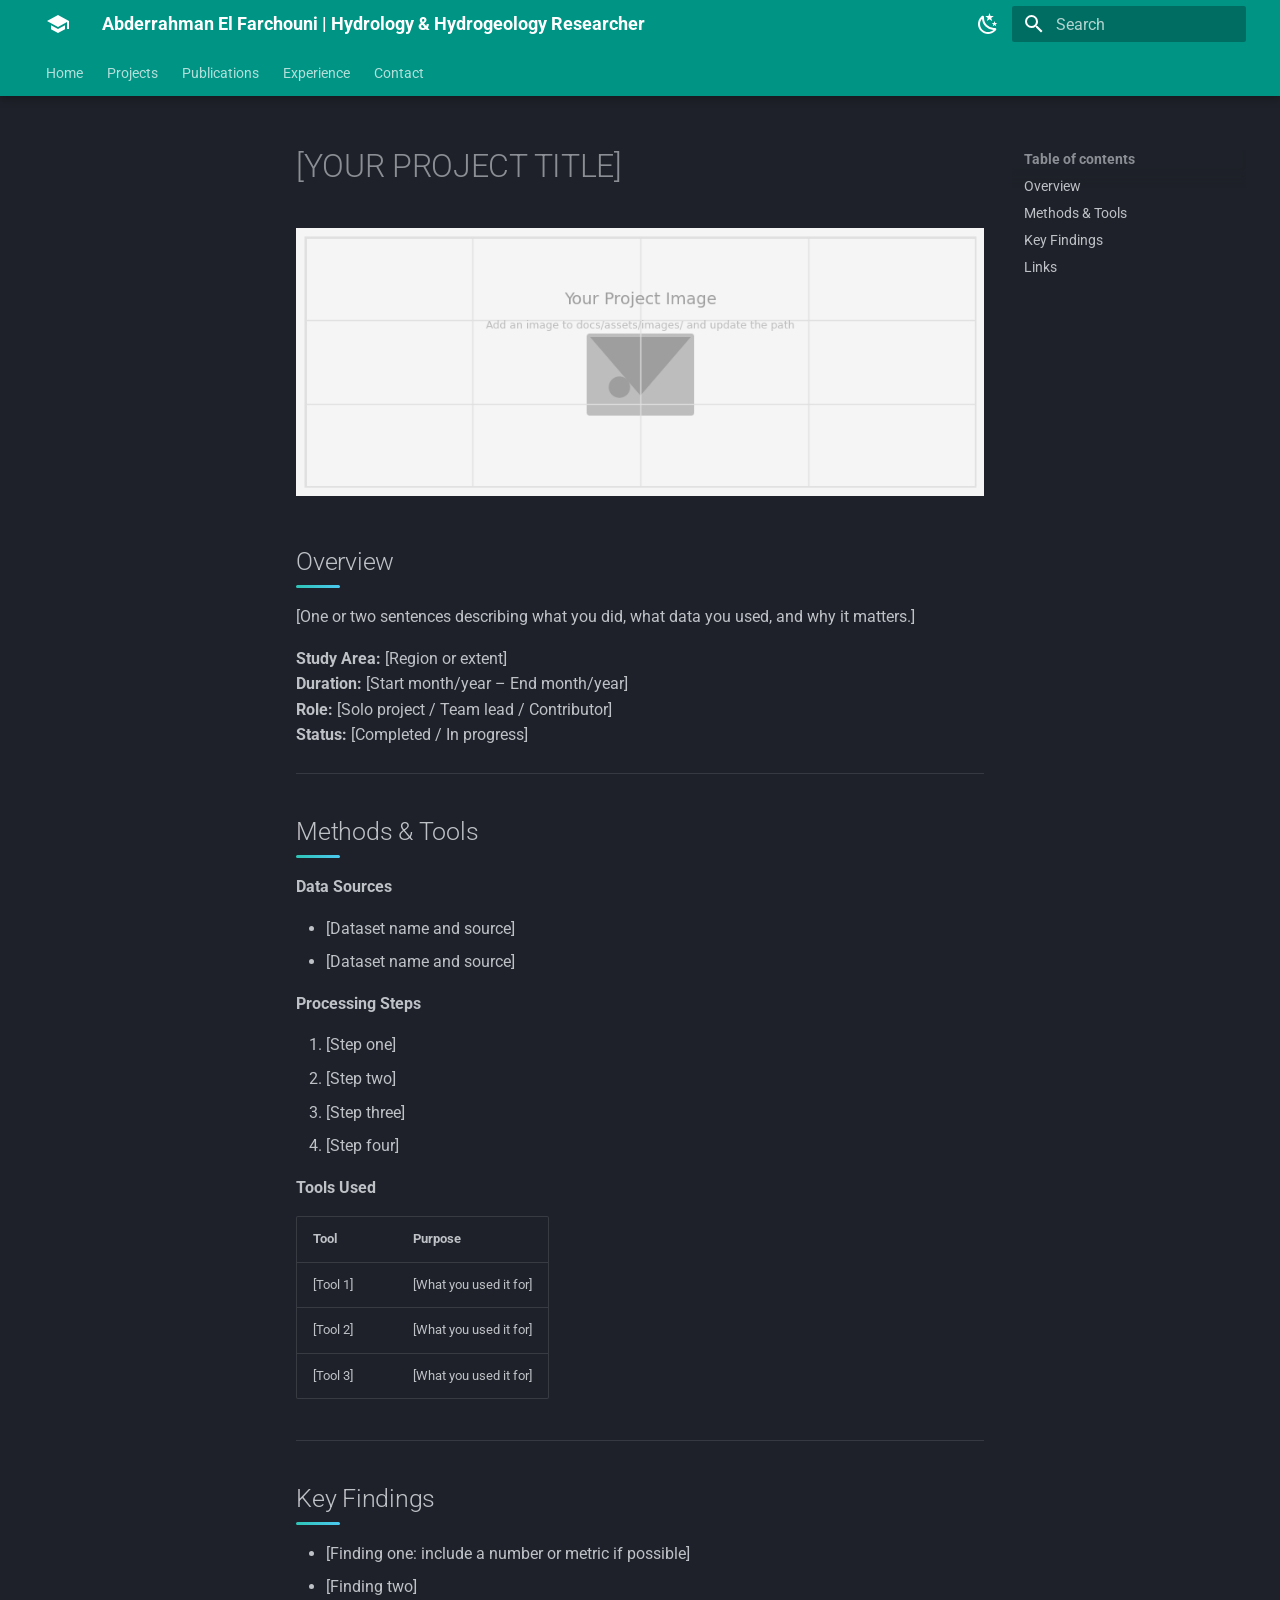
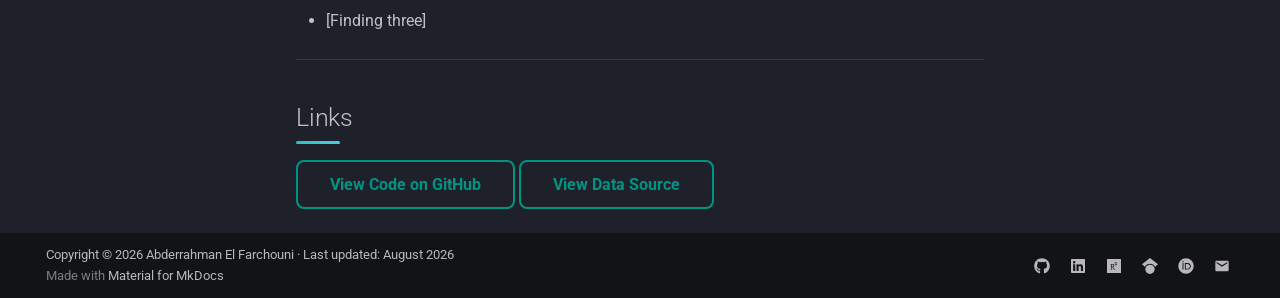
<file: projects/sample-project/index.html>
<!doctype html>
<html lang="en" class="no-js">
  <head>
    
      <meta charset="utf-8">
      <meta name="viewport" content="width=device-width,initial-scale=1">
      
        <meta name="description" content="Abderrahman El Farchouni is a PhD researcher in Hydrology and Hydrogeology at Mohammed VI Polytechnic University (UM6P, Morocco) and the University of Florence (UNIFI, Italy). His research covers groundwater recharge, hydrological modeling, hydrogeophysics, hydrochemistry, isotopes, remote sensing, and AI for water management in semi-arid regions.">
      
      
        <meta name="author" content="Abderrahman El Farchouni">
      
      
        <link rel="canonical" href="https://elfarchouni.github.io/projects/sample-project/">
      
      
      
      
        
      
      
      <link rel="icon" href="../../assets/images/favicon.png">
      <meta name="generator" content="mkdocs-1.6.1, mkdocs-material-9.8.0">
    
    
      
        <title>Sample project - Abderrahman El Farchouni | Hydrology & Hydrogeology Researcher</title>
      
    
    
      <link rel="stylesheet" href="../../assets/stylesheets/main.57a0d79d.min.css">
      
        
        <link rel="stylesheet" href="../../assets/stylesheets/palette.fb2fffe2.min.css">
      
      


    
    
      
    
    
      
        
        
        <link rel="preconnect" href="https://fonts.gstatic.com" crossorigin>
        <link rel="stylesheet" href="https://fonts.googleapis.com/css?family=Roboto:300,300i,400,400i,700,700i%7CRoboto+Mono:400,400i,700,700i&display=fallback">
        <style>:root{--md-text-font:"Roboto";--md-code-font:"Roboto Mono"}</style>
      
    
    
      <link rel="stylesheet" href="../../assets/css/extra.css">
    
    <script>__md_scope=new URL("../..",location),__md_hash=e=>[...e].reduce(((e,_)=>(e<<5)-e+_.charCodeAt(0)),0),__md_get=(e,_=localStorage,t=__md_scope)=>JSON.parse(_.getItem(t.pathname+"."+e)),__md_set=(e,_,t=localStorage,a=__md_scope)=>{try{t.setItem(a.pathname+"."+e,JSON.stringify(_))}catch(e){}}</script>
    
      

    
    
  <meta name="google-site-verification" content="o5n4foTHPjkmK3NTIspyVwYOXydh6xPm4BJhcAxd22g" />
  <script type="application/ld+json">
  {
    "@context": "https://schema.org",
    "@type": "Person",
    "name": "Abderrahman El Farchouni",
    "alternateName": ["Abderrahman Elfarchouni", "A. El Farchouni", "El Farchouni, A.", "Elfarchouni, A."],
    "url": "https://elfarchouni.github.io",
    "image": "https://elfarchouni.github.io/assets/images/profile.png",
    "jobTitle": "PhD Researcher in Hydrology and Hydrogeology",
    "email": "mailto:elfarchouniabderrahman7@gmail.com",
    "nationality": "Moroccan",
    "workLocation": [
      {"@type": "Place", "name": "Benguerir, Morocco"},
      {"@type": "Place", "name": "Florence, Italy"}
    ],
    "affiliation": [
      {
        "@type": "CollegeOrUniversity",
        "name": "Mohammed VI Polytechnic University (UM6P), International Water Research Institute (IWRI)",
        "url": "https://www.um6p.ma"
      },
      {
        "@type": "CollegeOrUniversity",
        "name": "University of Florence (UNIFI), Department of Agriculture, Food, Environment and Forestry (DAGRI)",
        "url": "https://www.unifi.it"
      }
    ],
    "alumniOf": [
      {
        "@type": "CollegeOrUniversity",
        "name": "Ibn Tofail University, Faculty of Sciences, Kenitra"
      },
      {
        "@type": "CollegeOrUniversity",
        "name": "Faculty of Science and Technology, Tangier"
      }
    ],
    "knowsAbout": [
      "Hydrology",
      "Hydrogeology",
      "Groundwater recharge",
      "Water resources management",
      "Hydrological modeling",
      "SWAT-MODFLOW",
      "Hydrogeophysics",
      "Hydrochemistry",
      "Stable isotopes",
      "Remote sensing",
      "GIS",
      "Machine learning"
    ],
    "knowsLanguage": ["ar", "fr", "en"],
    "sameAs": [
      "https://github.com/ElFarchouni",
      "https://www.linkedin.com/in/abderrahman-el-farchouni",
      "https://scholar.google.com/citations?hl=en&user=FRnoeWkAAAAJ",
      "https://orcid.org/0009-0002-1986-4557",
      "https://www.researchgate.net/profile/El-Farchouni-Abderrahman",
      "https://www.phd-gsrafa.dagri.unifi.it/vp-346-xl-ciclo-abderrahman-el-farchouni.html"
    ]
  }
  </script>

  </head>
  
  
    
    
      
    
    
    
    
    <body dir="ltr" data-md-color-scheme="slate" data-md-color-primary="teal" data-md-color-accent="cyan">
  
    
    <input class="md-toggle" data-md-toggle="drawer" type="checkbox" id="__drawer" autocomplete="off">
    <input class="md-toggle" data-md-toggle="search" type="checkbox" id="__search" autocomplete="off">
    <label class="md-overlay" for="__drawer"></label>
    <div data-md-component="skip">
      
        
        <a href="#your-project-title" class="md-skip">
          Skip to content
        </a>
      
    </div>
    <div data-md-component="announce">
      
    </div>
    
    
      

  

<header class="md-header md-header--shadow md-header--lifted" data-md-component="header">
  <nav class="md-header__inner md-grid" aria-label="Header">
    <a href="../.." title="Abderrahman El Farchouni | Hydrology &amp; Hydrogeology Researcher" class="md-header__button md-logo" aria-label="Abderrahman El Farchouni | Hydrology & Hydrogeology Researcher" data-md-component="logo">
      
  
  <svg xmlns="http://www.w3.org/2000/svg" viewBox="0 0 24 24"><path d="M12 3 1 9l11 6 9-4.91V17h2V9M5 13.18v4L12 21l7-3.82v-4L12 17z"/></svg>

    </a>
    <label class="md-header__button md-icon" for="__drawer">
      
      <svg xmlns="http://www.w3.org/2000/svg" viewBox="0 0 24 24"><path d="M3 6h18v2H3zm0 5h18v2H3zm0 5h18v2H3z"/></svg>
    </label>
    <div class="md-header__title" data-md-component="header-title">
      <div class="md-header__ellipsis">
        <div class="md-header__topic">
          <span class="md-ellipsis">
            Abderrahman El Farchouni | Hydrology & Hydrogeology Researcher
          </span>
        </div>
        <div class="md-header__topic" data-md-component="header-topic">
          <span class="md-ellipsis">
            
              Sample project
            
          </span>
        </div>
      </div>
    </div>
    
      
        <form class="md-header__option" data-md-component="palette">
  
    
    
    
    <input class="md-option" data-md-color-media="" data-md-color-scheme="slate" data-md-color-primary="teal" data-md-color-accent="cyan"  aria-label="Switch to light mode"  type="radio" name="__palette" id="__palette_0">
    
      <label class="md-header__button md-icon" title="Switch to light mode" for="__palette_1" hidden>
        <svg xmlns="http://www.w3.org/2000/svg" viewBox="0 0 24 24"><path d="m17.75 4.09-2.53 1.94.91 3.06-2.63-1.81-2.63 1.81.91-3.06-2.53-1.94L12.44 4l1.06-3 1.06 3zm3.5 6.91-1.64 1.25.59 1.98-1.7-1.17-1.7 1.17.59-1.98L15.75 11l2.06-.05L18.5 9l.69 1.95zm-2.28 4.95c.83-.08 1.72 1.1 1.19 1.85-.32.45-.66.87-1.08 1.27C15.17 23 8.84 23 4.94 19.07c-3.91-3.9-3.91-10.24 0-14.14.4-.4.82-.76 1.27-1.08.75-.53 1.93.36 1.85 1.19-.27 2.86.69 5.83 2.89 8.02a9.96 9.96 0 0 0 8.02 2.89m-1.64 2.02a12.08 12.08 0 0 1-7.8-3.47c-2.17-2.19-3.33-5-3.49-7.82-2.81 3.14-2.7 7.96.31 10.98 3.02 3.01 7.84 3.12 10.98.31"/></svg>
      </label>
    
  
    
    
    
    <input class="md-option" data-md-color-media="" data-md-color-scheme="default" data-md-color-primary="teal" data-md-color-accent="cyan"  aria-label="Switch to dark mode"  type="radio" name="__palette" id="__palette_1">
    
      <label class="md-header__button md-icon" title="Switch to dark mode" for="__palette_0" hidden>
        <svg xmlns="http://www.w3.org/2000/svg" viewBox="0 0 24 24"><path d="M12 7a5 5 0 0 1 5 5 5 5 0 0 1-5 5 5 5 0 0 1-5-5 5 5 0 0 1 5-5m0 2a3 3 0 0 0-3 3 3 3 0 0 0 3 3 3 3 0 0 0 3-3 3 3 0 0 0-3-3m0-7 2.39 3.42C13.65 5.15 12.84 5 12 5s-1.65.15-2.39.42zM3.34 7l4.16-.35A7.2 7.2 0 0 0 5.94 8.5c-.44.74-.69 1.5-.83 2.29zm.02 10 1.76-3.77a7.131 7.131 0 0 0 2.38 4.14zM20.65 7l-1.77 3.79a7.02 7.02 0 0 0-2.38-4.15zm-.01 10-4.14.36c.59-.51 1.12-1.14 1.54-1.86.42-.73.69-1.5.83-2.29zM12 22l-2.41-3.44c.74.27 1.55.44 2.41.44.82 0 1.63-.17 2.37-.44z"/></svg>
      </label>
    
  
</form>
      
    
    
      <script>var palette=__md_get("__palette");if(palette&&palette.color){if("(prefers-color-scheme)"===palette.color.media){var media=matchMedia("(prefers-color-scheme: light)"),input=document.querySelector(media.matches?"[data-md-color-media='(prefers-color-scheme: light)']":"[data-md-color-media='(prefers-color-scheme: dark)']");palette.color.media=input.getAttribute("data-md-color-media"),palette.color.scheme=input.getAttribute("data-md-color-scheme"),palette.color.primary=input.getAttribute("data-md-color-primary"),palette.color.accent=input.getAttribute("data-md-color-accent")}for(var[key,value]of Object.entries(palette.color))document.body.setAttribute("data-md-color-"+key,value)}</script>
    
    
    
      
      
        <label class="md-header__button md-icon" for="__search">
          
          <svg xmlns="http://www.w3.org/2000/svg" viewBox="0 0 24 24"><path d="M9.5 3A6.5 6.5 0 0 1 16 9.5c0 1.61-.59 3.09-1.56 4.23l.27.27h.79l5 5-1.5 1.5-5-5v-.79l-.27-.27A6.52 6.52 0 0 1 9.5 16 6.5 6.5 0 0 1 3 9.5 6.5 6.5 0 0 1 9.5 3m0 2C7 5 5 7 5 9.5S7 14 9.5 14 14 12 14 9.5 12 5 9.5 5"/></svg>
        </label>
        <div class="md-search" data-md-component="search" role="dialog">
  <label class="md-search__overlay" for="__search"></label>
  <div class="md-search__inner" role="search">
    <form class="md-search__form" name="search">
      <input type="text" class="md-search__input" name="query" aria-label="Search" placeholder="Search" autocapitalize="off" autocorrect="off" autocomplete="off" spellcheck="false" data-md-component="search-query" required>
      <label class="md-search__icon md-icon" for="__search">
        
        <svg xmlns="http://www.w3.org/2000/svg" viewBox="0 0 24 24"><path d="M9.5 3A6.5 6.5 0 0 1 16 9.5c0 1.61-.59 3.09-1.56 4.23l.27.27h.79l5 5-1.5 1.5-5-5v-.79l-.27-.27A6.52 6.52 0 0 1 9.5 16 6.5 6.5 0 0 1 3 9.5 6.5 6.5 0 0 1 9.5 3m0 2C7 5 5 7 5 9.5S7 14 9.5 14 14 12 14 9.5 12 5 9.5 5"/></svg>
        
        <svg xmlns="http://www.w3.org/2000/svg" viewBox="0 0 24 24"><path d="M20 11v2H8l5.5 5.5-1.42 1.42L4.16 12l7.92-7.92L13.5 5.5 8 11z"/></svg>
      </label>
      <nav class="md-search__options" aria-label="Search">
        
        <button type="reset" class="md-search__icon md-icon" title="Clear" aria-label="Clear" tabindex="-1">
          
          <svg xmlns="http://www.w3.org/2000/svg" viewBox="0 0 24 24"><path d="M19 6.41 17.59 5 12 10.59 6.41 5 5 6.41 10.59 12 5 17.59 6.41 19 12 13.41 17.59 19 19 17.59 13.41 12z"/></svg>
        </button>
      </nav>
      
    </form>
    <div class="md-search__output">
      <div class="md-search__scrollwrap" tabindex="0" data-md-scrollfix>
        <div class="md-search-result" data-md-component="search-result">
          <div class="md-search-result__meta">
            Initializing search
          </div>
          <ol class="md-search-result__list" role="presentation"></ol>
        </div>
      </div>
    </div>
  </div>
</div>
      
    
    
  </nav>
  
    
      
<nav class="md-tabs" aria-label="Tabs" data-md-component="tabs">
  <div class="md-grid">
    <ul class="md-tabs__list">
      
        
  
  
  
  
    <li class="md-tabs__item">
      <a href="../.." class="md-tabs__link">
        
  
  
    
  
  Home

      </a>
    </li>
  

      
        
  
  
  
  
    
    
      <li class="md-tabs__item">
        <a href="../" class="md-tabs__link">
          
  
  
  Projects

        </a>
      </li>
    
  

      
        
  
  
  
  
    <li class="md-tabs__item">
      <a href="../../publications/" class="md-tabs__link">
        
  
  
    
  
  Publications

      </a>
    </li>
  

      
        
  
  
  
  
    <li class="md-tabs__item">
      <a href="../../experience/" class="md-tabs__link">
        
  
  
    
  
  Experience

      </a>
    </li>
  

      
        
  
  
  
  
    <li class="md-tabs__item">
      <a href="../../contact/" class="md-tabs__link">
        
  
  
    
  
  Contact

      </a>
    </li>
  

      
    </ul>
  </div>
</nav>
    
  
</header>
    
    <div class="md-container" data-md-component="container">
      
      
        
      
      <main class="md-main" data-md-component="main">
        <div class="md-main__inner md-grid">
          
            
              
              <div class="md-sidebar md-sidebar--primary" data-md-component="sidebar" data-md-type="navigation" >
                <div class="md-sidebar__scrollwrap">
                  <div class="md-sidebar__inner">
                    


  


<nav class="md-nav md-nav--primary md-nav--lifted" aria-label="Navigation" data-md-level="0">
  <label class="md-nav__title" for="__drawer">
    <a href="../.." title="Abderrahman El Farchouni | Hydrology &amp; Hydrogeology Researcher" class="md-nav__button md-logo" aria-label="Abderrahman El Farchouni | Hydrology & Hydrogeology Researcher" data-md-component="logo">
      
  
  <svg xmlns="http://www.w3.org/2000/svg" viewBox="0 0 24 24"><path d="M12 3 1 9l11 6 9-4.91V17h2V9M5 13.18v4L12 21l7-3.82v-4L12 17z"/></svg>

    </a>
    Abderrahman El Farchouni | Hydrology & Hydrogeology Researcher
  </label>
  
  <ul class="md-nav__list" data-md-scrollfix>
    
      
      
  
  
  
  
    <li class="md-nav__item">
      <a href="../.." class="md-nav__link">
        
  
  
  <span class="md-ellipsis">
    
  
    Home
  

    
  </span>
  
  

      </a>
    </li>
  

    
      
      
  
  
  
  
    
    
    
    
      
      
    
    
    <li class="md-nav__item md-nav__item--nested">
      
        
        
        <input class="md-nav__toggle md-toggle " type="checkbox" id="__nav_2" >
        
          
          <label class="md-nav__link" for="__nav_2" id="__nav_2_label" tabindex="0">
            
  
  
  <span class="md-ellipsis">
    
  
    Projects
  

    
  </span>
  
  

            <span class="md-nav__icon md-icon"></span>
          </label>
        
        <nav class="md-nav" data-md-level="1" aria-labelledby="__nav_2_label" aria-expanded="false">
          <label class="md-nav__title" for="__nav_2">
            <span class="md-nav__icon md-icon"></span>
            
  
    Projects
  

          </label>
          <ul class="md-nav__list" data-md-scrollfix>
            
              
                
  
  
  
  
    <li class="md-nav__item">
      <a href="../" class="md-nav__link">
        
  
  
  <span class="md-ellipsis">
    
  
    All Projects
  

    
  </span>
  
  

      </a>
    </li>
  

              
            
              
                
  
  
  
  
    <li class="md-nav__item">
      <a href="../recharge-tracers/" class="md-nav__link">
        
  
  
  <span class="md-ellipsis">
    
  
    Recharge Mechanisms (Haouz-Mejjate)
  

    
  </span>
  
  

      </a>
    </li>
  

              
            
              
                
  
  
  
  
    <li class="md-nav__item">
      <a href="../piezotool/" class="md-nav__link">
        
  
  
  <span class="md-ellipsis">
    
  
    PiezoTool
  

    
  </span>
  
  

      </a>
    </li>
  

              
            
          </ul>
        </nav>
      
    </li>
  

    
      
      
  
  
  
  
    <li class="md-nav__item">
      <a href="../../publications/" class="md-nav__link">
        
  
  
  <span class="md-ellipsis">
    
  
    Publications
  

    
  </span>
  
  

      </a>
    </li>
  

    
      
      
  
  
  
  
    <li class="md-nav__item">
      <a href="../../experience/" class="md-nav__link">
        
  
  
  <span class="md-ellipsis">
    
  
    Experience
  

    
  </span>
  
  

      </a>
    </li>
  

    
      
      
  
  
  
  
    <li class="md-nav__item">
      <a href="../../contact/" class="md-nav__link">
        
  
  
  <span class="md-ellipsis">
    
  
    Contact
  

    
  </span>
  
  

      </a>
    </li>
  

    
  </ul>
</nav>
                  </div>
                </div>
              </div>
            
            
              
              <div class="md-sidebar md-sidebar--secondary" data-md-component="sidebar" data-md-type="toc" >
                <div class="md-sidebar__scrollwrap">
                  <div class="md-sidebar__inner">
                    

<nav class="md-nav md-nav--secondary" aria-label="Table of contents">
  
  
  
    
  
  
    <label class="md-nav__title" for="__toc">
      <span class="md-nav__icon md-icon"></span>
      Table of contents
    </label>
    <ul class="md-nav__list" data-md-component="toc" data-md-scrollfix>
      
        <li class="md-nav__item">
  <a href="#overview" class="md-nav__link">
    <span class="md-ellipsis">
      
        Overview
      
    </span>
  </a>
  
</li>
      
        <li class="md-nav__item">
  <a href="#methods-tools" class="md-nav__link">
    <span class="md-ellipsis">
      
        Methods &amp; Tools
      
    </span>
  </a>
  
</li>
      
        <li class="md-nav__item">
  <a href="#key-findings" class="md-nav__link">
    <span class="md-ellipsis">
      
        Key Findings
      
    </span>
  </a>
  
</li>
      
        <li class="md-nav__item">
  <a href="#links" class="md-nav__link">
    <span class="md-ellipsis">
      
        Links
      
    </span>
  </a>
  
</li>
      
    </ul>
  
</nav>
                  </div>
                </div>
              </div>
            
          
          
            <div class="md-content" data-md-component="content">
              
              <article class="md-content__inner md-typeset">
                
                  



<!--
CHECKLIST FOR THIS PAGE (copy this file for each new project):
- [ ] Replace [YOUR PROJECT TITLE] with your project title
- [ ] Replace the hero image with your own (add to docs/assets/images/)
- [ ] Update the Overview section
- [ ] Update the Methods & Tools section
- [ ] Update the Key Findings section
- [ ] Update the Links section
- [ ] Add a card for this project on docs/projects/index.md
- [ ] Add a nav entry in mkdocs.yml
-->

<h1 id="your-project-title">[YOUR PROJECT TITLE]</h1>
<p><img alt="Project overview image" src="../../assets/images/placeholder-project.png" /></p>
<h2 id="overview">Overview</h2>
<p>[One or two sentences describing what you did, what data you used, and why it matters.]</p>
<p><strong>Study Area:</strong> [Region or extent]<br />
<strong>Duration:</strong> [Start month/year – End month/year]<br />
<strong>Role:</strong> [Solo project / Team lead / Contributor]<br />
<strong>Status:</strong> [Completed / In progress]</p>
<hr />
<h2 id="methods-tools">Methods &amp; Tools</h2>
<p><strong>Data Sources</strong></p>
<ul>
<li>[Dataset name and source]</li>
<li>[Dataset name and source]</li>
</ul>
<p><strong>Processing Steps</strong></p>
<ol>
<li>[Step one]</li>
<li>[Step two]</li>
<li>[Step three]</li>
<li>[Step four]</li>
</ol>
<p><strong>Tools Used</strong></p>
<table>
<thead>
<tr>
<th>Tool</th>
<th>Purpose</th>
</tr>
</thead>
<tbody>
<tr>
<td>[Tool 1]</td>
<td>[What you used it for]</td>
</tr>
<tr>
<td>[Tool 2]</td>
<td>[What you used it for]</td>
</tr>
<tr>
<td>[Tool 3]</td>
<td>[What you used it for]</td>
</tr>
</tbody>
</table>
<hr />
<h2 id="key-findings">Key Findings</h2>
<ul>
<li>[Finding one: include a number or metric if possible]</li>
<li>[Finding two]</li>
<li>[Finding three]</li>
</ul>
<hr />
<h2 id="links">Links</h2>
<p><a class="md-button" href="https://github.com/[YOUR-GITHUB-USERNAME]/[YOUR-REPO-NAME]">View Code on GitHub</a>
<a class="md-button" href="https://example.com">View Data Source</a></p>












                
              </article>
            </div>
          
          
<script>var target=document.getElementById(location.hash.slice(1));target&&target.name&&(target.checked=target.name.startsWith("__tabbed_"))</script>
        </div>
        
          <button type="button" class="md-top md-icon" data-md-component="top" hidden>
  
  <svg xmlns="http://www.w3.org/2000/svg" viewBox="0 0 24 24"><path d="M13 20h-2V8l-5.5 5.5-1.42-1.42L12 4.16l7.92 7.92-1.42 1.42L13 8z"/></svg>
  Back to top
</button>
        
      </main>
      
        <footer class="md-footer">
  
  <div class="md-footer-meta md-typeset">
    <div class="md-footer-meta__inner md-grid">
      <div class="md-copyright">
  
    <div class="md-copyright__highlight">
      Copyright &copy; 2026 Abderrahman El Farchouni · Last updated: August 2026
    </div>
  
  
    Made with
    <a href="https://squidfunk.github.io/mkdocs-material/" target="_blank" rel="noopener">
      Material for MkDocs
    </a>
  
</div>
      
        
<div class="md-social">
  
    
    
    
    
      
      
    
    <a href="https://github.com/ElFarchouni" target="_blank" rel="noopener" title="github.com" class="md-social__link">
      <svg xmlns="http://www.w3.org/2000/svg" viewBox="0 0 512 512"><!--! Font Awesome Free 7.1.0 by @fontawesome - https://fontawesome.com License - https://fontawesome.com/license/free (Icons: CC BY 4.0, Fonts: SIL OFL 1.1, Code: MIT License) Copyright 2025 Fonticons, Inc.--><path d="M173.9 397.4c0 2-2.3 3.6-5.2 3.6-3.3.3-5.6-1.3-5.6-3.6 0-2 2.3-3.6 5.2-3.6 3-.3 5.6 1.3 5.6 3.6m-31.1-4.5c-.7 2 1.3 4.3 4.3 4.9 2.6 1 5.6 0 6.2-2s-1.3-4.3-4.3-5.2c-2.6-.7-5.5.3-6.2 2.3m44.2-1.7c-2.9.7-4.9 2.6-4.6 4.9.3 2 2.9 3.3 5.9 2.6 2.9-.7 4.9-2.6 4.6-4.6-.3-1.9-3-3.2-5.9-2.9M252.8 8C114.1 8 8 113.3 8 252c0 110.9 69.8 205.8 169.5 239.2 12.8 2.3 17.3-5.6 17.3-12.1 0-6.2-.3-40.4-.3-61.4 0 0-70 15-84.7-29.8 0 0-11.4-29.1-27.8-36.6 0 0-22.9-15.7 1.6-15.4 0 0 24.9 2 38.6 25.8 21.9 38.6 58.6 27.5 72.9 20.9 2.3-16 8.8-27.1 16-33.7-55.9-6.2-112.3-14.3-112.3-110.5 0-27.5 7.6-41.3 23.6-58.9-2.6-6.5-11.1-33.3 2.6-67.9 20.9-6.5 69 27 69 27 20-5.6 41.5-8.5 62.8-8.5s42.8 2.9 62.8 8.5c0 0 48.1-33.6 69-27 13.7 34.7 5.2 61.4 2.6 67.9 16 17.7 25.8 31.5 25.8 58.9 0 96.5-58.9 104.2-114.8 110.5 9.2 7.9 17 22.9 17 46.4 0 33.7-.3 75.4-.3 83.6 0 6.5 4.6 14.4 17.3 12.1C436.2 457.8 504 362.9 504 252 504 113.3 391.5 8 252.8 8M105.2 352.9c-1.3 1-1 3.3.7 5.2 1.6 1.6 3.9 2.3 5.2 1 1.3-1 1-3.3-.7-5.2-1.6-1.6-3.9-2.3-5.2-1m-10.8-8.1c-.7 1.3.3 2.9 2.3 3.9 1.6 1 3.6.7 4.3-.7.7-1.3-.3-2.9-2.3-3.9-2-.6-3.6-.3-4.3.7m32.4 35.6c-1.6 1.3-1 4.3 1.3 6.2 2.3 2.3 5.2 2.6 6.5 1 1.3-1.3.7-4.3-1.3-6.2-2.2-2.3-5.2-2.6-6.5-1m-11.4-14.7c-1.6 1-1.6 3.6 0 5.9s4.3 3.3 5.6 2.3c1.6-1.3 1.6-3.9 0-6.2-1.4-2.3-4-3.3-5.6-2"/></svg>
    </a>
  
    
    
    
    
      
      
    
    <a href="https://www.linkedin.com/in/abderrahman-el-farchouni" target="_blank" rel="noopener" title="www.linkedin.com" class="md-social__link">
      <svg xmlns="http://www.w3.org/2000/svg" viewBox="0 0 448 512"><!--! Font Awesome Free 7.1.0 by @fontawesome - https://fontawesome.com License - https://fontawesome.com/license/free (Icons: CC BY 4.0, Fonts: SIL OFL 1.1, Code: MIT License) Copyright 2025 Fonticons, Inc.--><path d="M416 32H31.9C14.3 32 0 46.5 0 64.3v383.4C0 465.5 14.3 480 31.9 480H416c17.6 0 32-14.5 32-32.3V64.3c0-17.8-14.4-32.3-32-32.3M135.4 416H69V202.2h66.5V416zM102.2 96a38.5 38.5 0 1 1 0 77 38.5 38.5 0 1 1 0-77m282.1 320h-66.4V312c0-24.8-.5-56.7-34.5-56.7-34.6 0-39.9 27-39.9 54.9V416h-66.4V202.2h63.7v29.2h.9c8.9-16.8 30.6-34.5 62.9-34.5 67.2 0 79.7 44.3 79.7 101.9z"/></svg>
    </a>
  
    
    
    
    
      
      
    
    <a href="https://www.researchgate.net/profile/El-Farchouni-Abderrahman" target="_blank" rel="noopener" title="www.researchgate.net" class="md-social__link">
      <svg xmlns="http://www.w3.org/2000/svg" viewBox="0 0 448 512"><!--! Font Awesome Free 7.1.0 by @fontawesome - https://fontawesome.com License - https://fontawesome.com/license/free (Icons: CC BY 4.0, Fonts: SIL OFL 1.1, Code: MIT License) Copyright 2025 Fonticons, Inc.--><path d="M0 32v448h448V32zm262.2 334.4c-6.6 3-33.2 6-50-14.2-9.2-10.6-25.3-33.3-42.2-63.6-8.9 0-14.7 0-21.4-.6v46.4c0 23.5 6 21.2 25.8 23.9v8.1c-6.9-.3-23.1-.8-35.6-.8-13.1 0-26.1.6-33.6.8v-8.1c15.5-2.9 22-1.3 22-23.9V225c0-22.6-6.4-21-22-23.9V193c25.8 1 53.1-.6 70.9-.6 31.7 0 55.9 14.4 55.9 45.6 0 21.1-16.7 42.2-39.2 47.5 13.6 24.2 30 45.6 42.2 58.9 7.2 7.8 17.2 14.7 27.2 14.7zm22.9-135c-23.3 0-32.2-15.7-32.2-32.2V167c0-12.2 8.8-30.4 34-30.4s30.4 17.9 30.4 17.9l-10.7 7.2s-5.5-12.5-19.7-12.5c-7.9 0-19.7 7.3-19.7 19.7v26.8c0 13.4 6.6 23.3 17.9 23.3 14.1 0 21.5-10.9 21.5-26.8h-17.9v-10.7h30.4c0 20.5 4.7 49.9-34 49.9m-116.5 44.7c-9.4 0-13.6-.3-20-.8v-69.7c6.4-.6 15-.6 22.5-.6 23.3 0 37.2 12.2 37.2 34.5 0 21.9-15 36.6-39.7 36.6"/></svg>
    </a>
  
    
    
    
    
      
      
    
    <a href="https://scholar.google.com/citations?hl=en&user=FRnoeWkAAAAJ" target="_blank" rel="noopener" title="scholar.google.com" class="md-social__link">
      <svg xmlns="http://www.w3.org/2000/svg" viewBox="0 0 512 512"><!--! Font Awesome Free 7.1.0 by @fontawesome - https://fontawesome.com License - https://fontawesome.com/license/free (Icons: CC BY 4.0, Fonts: SIL OFL 1.1, Code: MIT License) Copyright 2025 Fonticons, Inc.--><path d="M390.9 298.5s0 .1.1.1c9.2 19.4 14.4 41.1 14.4 64C405.3 445.1 338.5 512 256 512s-149.3-66.9-149.3-149.3c0-22.9 5.2-44.6 14.4-64 1.7-3.6 3.6-7.2 5.6-10.7q6.6-11.4 15-21.3c27.4-32.6 68.5-53.3 114.4-53.3 33.6 0 64.6 11.1 89.6 29.9 9.1 6.9 17.4 14.7 24.8 23.5 5.6 6.6 10.6 13.8 15 21.3 2 3.4 3.8 7 5.5 10.5zm26.4-18.8c-30.1-58.4-91-98.4-161.3-98.4s-131.2 40-161.3 98.4L0 202.7 256 0l256 202.7-94.7 77.1z"/></svg>
    </a>
  
    
    
    
    
      
      
    
    <a href="https://orcid.org/0009-0002-1986-4557" target="_blank" rel="noopener" title="orcid.org" class="md-social__link">
      <svg xmlns="http://www.w3.org/2000/svg" viewBox="0 0 512 512"><!--! Font Awesome Free 7.1.0 by @fontawesome - https://fontawesome.com License - https://fontawesome.com/license/free (Icons: CC BY 4.0, Fonts: SIL OFL 1.1, Code: MIT License) Copyright 2025 Fonticons, Inc.--><path d="M294.7 188.2h-45.9V342h47.5c67.6 0 83.1-51.3 83.1-76.9 0-41.6-26.5-76.9-84.7-76.9M256 8a248 248 0 1 0 0 496 248 248 0 1 0 0-496m-80.8 360.8h-29.8V161.3h29.8zM160.3 98.5a19.6 19.6 0 1 1 0 39.2 19.6 19.6 0 1 1 0-39.2M300 369h-81V161.3h80.6c76.7 0 110.4 54.8 110.4 103.9 0 53.3-41.7 103.9-110 103.9z"/></svg>
    </a>
  
    
    
    
    
    <a href="mailto:elfarchouniabderrahman7@gmail.com" target="_blank" rel="noopener" title="" class="md-social__link">
      <svg xmlns="http://www.w3.org/2000/svg" viewBox="0 0 24 24"><path d="m20 8-8 5-8-5V6l8 5 8-5m0-2H4c-1.11 0-2 .89-2 2v12a2 2 0 0 0 2 2h16a2 2 0 0 0 2-2V6a2 2 0 0 0-2-2"/></svg>
    </a>
  
</div>
      
    </div>
  </div>
</footer>
      
    </div>
    <div class="md-dialog" data-md-component="dialog">
      <div class="md-dialog__inner md-typeset"></div>
    </div>
    
    
    
      
      
      <script id="__config" type="application/json">{"annotate": null, "base": "../..", "features": ["navigation.tabs", "navigation.tabs.sticky", "navigation.top", "content.code.copy"], "search": "../../assets/javascripts/workers/search.a7633da7.min.js", "tags": null, "translations": {"clipboard.copied": "Copied to clipboard", "clipboard.copy": "Copy to clipboard", "search.result.more.one": "1 more on this page", "search.result.more.other": "# more on this page", "search.result.none": "No matching documents", "search.result.one": "1 matching document", "search.result.other": "# matching documents", "search.result.placeholder": "Type to start searching", "search.result.term.missing": "Missing", "select.version": "Select version"}, "version": null}</script>
    
    
      <script src="../../assets/javascripts/bundle.c21346df.min.js"></script>
      
    
  </body>
</html>
</file>
<file: assets/css/extra.css>
/* ============================================================
   UNIFIED DESIGN SYSTEM: "water & research"
   Palette: deep water blue, teal, cyan; gold for awards only.
   Every custom color has a dark-mode (slate) variant.
   ============================================================ */

:root {
  --aq-deep: #0b4f6c;
  --aq-teal: #0b7a75;
  --aq-teal-bright: #2ec4b6;
  --aq-cyan: #4cc9f0;
  --aq-surface: #eef6fa;
  --aq-surface-2: #ffffff;
  --aq-border: rgba(11, 79, 108, 0.18);
  --aq-shadow: rgba(11, 79, 108, 0.16);
  --aq-chip-bg: #e0f2f1;
  --aq-chip-fg: #0b6560;
  --aq-gold: #f0b429;
  --aq-gold-bg: #fff8e1;
}

[data-md-color-scheme="slate"] {
  --aq-surface: #223046;
  --aq-surface-2: #1e2a3a;
  --aq-border: rgba(76, 201, 240, 0.22);
  --aq-shadow: rgba(0, 0, 0, 0.45);
  --aq-chip-bg: #1b3a3a;
  --aq-chip-fg: #7fe0d6;
  --aq-gold-bg: #3a3220;
}

/* ============ Section headings: teal underline accent ============ */
.md-typeset h2::after {
  content: "";
  display: block;
  width: 44px;
  height: 3px;
  margin-top: 6px;
  border-radius: 2px;
  background: linear-gradient(90deg, var(--aq-teal-bright), var(--aq-cyan));
}

/* ============ Buttons ============ */
.md-typeset .md-button {
  border-radius: 8px;
  transition: transform 0.2s ease, box-shadow 0.2s ease;
}

.md-typeset .md-button:hover {
  transform: translateY(-2px);
  box-shadow: 0 6px 14px var(--aq-shadow);
}

.md-typeset .md-button--primary {
  background-color: var(--aq-teal);
  border-color: var(--aq-teal);
}

/* ============ HOME: hero banner with wave ============ */
.hero {
  position: relative;
  text-align: center;
  padding: 2.5rem 1rem 4rem 1rem;
  background: linear-gradient(135deg, var(--aq-deep) 0%, #0e6b7d 55%, var(--aq-teal) 100%);
  border-radius: 12px;
  overflow: hidden;
}

[data-md-color-scheme="slate"] .hero {
  background: linear-gradient(135deg, #083648 0%, #0b5261 55%, #0b5f5b 100%);
}

.md-typeset .hero h1 {
  color: #ffffff;
  font-size: 2.2rem;
  font-weight: 700;
  margin: 0.5rem 0 0.25rem 0;
}

.hero p {
  color: #e6f7fb;
  margin-top: 0;
  margin-bottom: 0.3rem;
}

.hero p em {
  color: #bfeff9;
}

.hero-wave {
  position: absolute;
  bottom: -1px;
  left: 0;
  width: 100%;
  height: 44px;
  display: block;
}

.hero-wave path {
  fill: var(--md-default-bg-color);
}

.profile-photo {
  border-radius: 50%;
  width: 170px;
  height: 170px;
  object-fit: cover;
  display: block;
  margin: 0 auto 0.75rem auto;
  border: 3px solid var(--aq-teal-bright);
  box-shadow: 0 0 0 6px rgba(76, 201, 240, 0.25), 0 0 28px rgba(76, 201, 240, 0.5);
}

.hero + hr {
  margin-top: 0.5rem;
}

/* ============ HOME: credibility pill strip ============ */
.cred-strip {
  display: flex;
  flex-wrap: wrap;
  justify-content: center;
  gap: 0.6rem;
  margin: 1rem 0 0.5rem 0;
}

.cred-pill {
  display: inline-flex;
  align-items: center;
  gap: 0.3rem;
  background: var(--aq-surface);
  border: 1px solid var(--aq-teal-bright);
  border-radius: 999px;
  padding: 0.25rem 0.9rem;
  font-size: 0.78rem;
}

.cred-pill p {
  margin: 0;
}

/* ============ HOME: about section ============ */
.about-section {
  display: flex;
  gap: 2rem;
  align-items: center;
}

.about-text {
  flex: 1;
  border-left: 3px solid var(--aq-teal-bright);
  padding-left: 1.25rem;
}

.about-image {
  flex: 0 0 auto;
}

.about-image img {
  width: 380px;
  border-radius: 12px;
  display: block;
  box-shadow: 0 8px 24px var(--aq-shadow);
}

@media (max-width: 600px) {
  .about-section {
    flex-direction: column;
  }
  .about-image img {
    width: 100%;
  }
}

/* ============ HOME: skills grid cards ============ */
.md-typeset .grid.cards > ul > li {
  background-color: var(--aq-surface-2);
  border: 1px solid var(--aq-border);
  border-top: 3px solid transparent;
  border-radius: 10px;
  transition: transform 0.25s ease, box-shadow 0.25s ease, border-color 0.25s ease;
}

.md-typeset .grid.cards > ul > li:hover {
  transform: translateY(-4px);
  box-shadow: 0 10px 22px var(--aq-shadow);
  border-top-color: var(--aq-teal-bright);
}

.md-typeset .grid.cards > ul > li .twemoji.lg {
  color: var(--aq-teal);
}

/* ============ PROJECTS: gallery cards ============ */
.md-typeset .grid {
  gap: 1.5rem;
}

.project-card {
  position: relative;
  display: flex;
  flex-direction: column;
  border: 1px solid var(--aq-border);
  border-radius: 12px;
  padding: 1rem;
  background-color: var(--aq-surface-2);
  transition: transform 0.25s ease, box-shadow 0.25s ease;
}

.project-card:hover {
  transform: translateY(-4px);
  box-shadow: 0 12px 26px var(--aq-shadow);
}

.project-card img {
  width: 100%;
  height: 180px;
  object-fit: cover;
  border-radius: 8px 8px 4px 4px;
  margin-bottom: 0.75rem;
}

.project-card > p:nth-of-type(2) strong a {
  font-size: 1.05rem;
  color: var(--md-default-fg-color);
}

.project-card > p:nth-of-type(2) strong a:hover {
  color: var(--aq-teal);
}

/* status pill overlaid on the cover image */
.project-status {
  position: absolute;
  top: 1.5rem;
  right: 1.5rem;
  z-index: 1;
  font-size: 0.68rem;
  font-weight: 700;
  border-radius: 999px;
  padding: 0.15rem 0.7rem;
  background-color: rgba(11, 79, 108, 0.85);
  color: #ffffff;
}

.project-status--ongoing {
  background-color: rgba(11, 122, 117, 0.9);
}

.project-status--published {
  background-color: rgba(11, 79, 108, 0.9);
}

/* tool tags: restyle inline code as chips */
.project-card code {
  background-color: var(--aq-chip-bg);
  color: var(--aq-chip-fg);
  border-radius: 999px;
  padding: 0.15rem 0.65rem;
  font-size: 0.72rem;
}

.project-card .md-button {
  margin-top: auto;
  width: 100%;
  text-align: center;
  border-color: var(--aq-teal);
  color: var(--aq-teal);
}

.project-card .md-button:hover {
  background-color: var(--aq-teal);
  border-color: var(--aq-teal);
  color: #ffffff;
}

/* ============ PUBLICATIONS: entry cards + badges ============ */
.pub-card {
  border-left: 4px solid var(--aq-teal-bright);
  background-color: var(--aq-surface);
  border-radius: 8px;
  padding: 0.9rem 1.1rem 0.6rem 1.1rem;
  margin-bottom: 1rem;
  transition: box-shadow 0.2s ease;
}

.pub-card:hover {
  box-shadow: 0 4px 14px var(--aq-shadow);
}

.pub-card p {
  margin: 0.35rem 0;
}

/* structured entry: title, authors, venue, compact DOI pill */
.pub-card .pub-title,
.pub-card .pub-authors,
.pub-card .pub-venue {
  margin: 0;
}

.pub-card .pub-title p,
.pub-card .pub-authors p,
.pub-card .pub-venue p {
  margin: 0;
}

.pub-card .pub-title {
  font-weight: 700;
  font-size: 1rem;
  line-height: 1.35;
  margin: 0.4rem 0 0.25rem 0;
}

.pub-card .pub-authors {
  font-size: 0.84rem;
  color: var(--md-default-fg-color--light);
  margin-bottom: 0.15rem;
}

.pub-card .pub-authors strong {
  color: var(--md-default-fg-color);
}

.pub-card .pub-venue {
  font-size: 0.84rem;
  margin-bottom: 0.45rem;
}

.md-typeset .pub-link {
  display: inline-flex;
  align-items: center;
  gap: 0.3rem;
  font-size: 0.74rem;
  font-family: var(--md-code-font-family);
  background-color: var(--aq-chip-bg);
  color: var(--aq-chip-fg);
  border-radius: 999px;
  padding: 0.12rem 0.7rem;
  margin-bottom: 0.3rem;
  text-decoration: none;
  transition: background-color 0.2s ease, color 0.2s ease;
}

.md-typeset .pub-link:hover {
  background-color: var(--aq-teal);
  color: #ffffff;
}

.pub-badge {
  display: inline-block;
  font-size: 0.66rem;
  font-weight: 700;
  text-transform: uppercase;
  letter-spacing: 0.05em;
  border-radius: 999px;
  padding: 0.12rem 0.65rem;
  margin: 0 0.35rem 0.25rem 0;
}

.pub-badge--first {
  background-color: var(--aq-teal);
  color: #ffffff;
}

.pub-badge--journal {
  border: 1px solid var(--aq-teal);
  color: var(--aq-teal);
}

.pub-badge--conf {
  border: 1px solid var(--aq-deep);
  color: var(--aq-deep);
}

[data-md-color-scheme="slate"] .pub-badge--conf {
  border-color: var(--aq-cyan);
  color: var(--aq-cyan);
}

.pub-badge--poster {
  border: 1px solid var(--md-default-fg-color--light);
  color: var(--md-default-fg-color--light);
}

.pub-badge--award {
  background-color: var(--aq-gold);
  color: #3d2e00;
}

/* gold treatment for award-winning entries (shared with Experience) */
.award-card {
  border-left: 4px solid var(--aq-gold) !important;
  background-color: var(--aq-gold-bg) !important;
}

/* ============ EXPERIENCE: timeline ============ */
.timeline {
  padding-left: 1.75rem;
  border-left: 3px solid var(--aq-teal-bright);
}

.timeline-entry {
  position: relative;
  margin-bottom: 1.75rem;
  background-color: var(--aq-surface-2);
  border: 1px solid var(--aq-border);
  border-radius: 10px;
  padding: 1rem 1.25rem;
}

.timeline-entry::before {
  content: '';
  position: absolute;
  left: -2.55rem;
  top: 1.1rem;
  width: 0.9rem;
  height: 0.9rem;
  border-radius: 50%;
  background-color: var(--aq-teal-bright);
  border: 2px solid var(--md-default-bg-color);
  box-shadow: 0 0 8px rgba(76, 201, 240, 0.6);
}

.timeline-entry h3 {
  margin-top: 0;
}

/* ============ EXPERIENCE: education cards ============ */
.edu-grid {
  display: grid;
  grid-template-columns: repeat(2, 1fr);
  gap: 1.2rem;
  margin: 1rem 0;
}

@media (max-width: 700px) {
  .edu-grid {
    grid-template-columns: 1fr;
  }
}

.edu-card {
  border: 1px solid var(--aq-border);
  border-radius: 10px;
  padding: 1rem 1.25rem;
  background-color: var(--aq-surface-2);
}

.edu-card--primary {
  border: 2px solid var(--aq-teal-bright);
  grid-column: 1 / -1;
}

.edu-card h3 {
  margin-top: 0;
  margin-bottom: 0.3rem;
}

.edu-card p {
  margin: 0.3rem 0;
}

.date-pill {
  display: inline-block;
  float: right;
  font-family: var(--md-code-font-family, monospace);
  font-size: 0.68rem;
  background-color: var(--aq-surface);
  border: 1px solid var(--aq-border);
  border-radius: 999px;
  padding: 0.1rem 0.6rem;
  margin-left: 0.5rem;
}

/* name / language chips */
.chip {
  display: inline-block;
  background-color: var(--aq-surface);
  border: 1px solid var(--aq-border);
  border-radius: 999px;
  padding: 0.15rem 0.75rem;
  font-size: 0.78rem;
  margin: 0.12rem 0.2rem 0.12rem 0;
}

/* ============ EXPERIENCE: training checklist ============ */
.training-grid ul {
  columns: 2;
  column-gap: 2.5rem;
  list-style: none;
  margin-left: 0 !important;
}

.training-grid ul li {
  margin-left: 0 !important;
  break-inside: avoid;
}

.training-grid .twemoji {
  color: var(--aq-teal-bright);
}

@media (max-width: 700px) {
  .training-grid ul {
    columns: 1;
  }
}

/* ============ CONTACT: channel cards ============ */
.contact-lede {
  text-align: center;
  max-width: 640px;
  margin: 0 auto 1.5rem auto;
  font-size: 1.05rem;
  color: var(--md-default-fg-color--light);
}

.contact-grid {
  display: grid;
  grid-template-columns: repeat(3, 1fr);
  gap: 1.2rem;
  margin: 1.5rem 0;
}

@media (max-width: 700px) {
  .contact-grid {
    grid-template-columns: 1fr;
  }
}

.contact-card {
  text-align: center;
  border: 1px solid var(--aq-border);
  border-radius: 12px;
  padding: 1.5rem 1rem;
  background-color: var(--aq-surface-2);
  transition: transform 0.25s ease, box-shadow 0.25s ease;
}

.contact-card:hover {
  transform: translateY(-4px);
  box-shadow: 0 10px 22px var(--aq-shadow);
}

.contact-card .twemoji {
  color: var(--aq-teal);
  font-size: 1.9rem;
}

.contact-card p {
  margin: 0.4rem 0;
}

.contact-footer {
  text-align: center;
  color: var(--md-default-fg-color--light);
  font-size: 0.85rem;
  margin-top: 2rem;
}

/* ============ Header: always show the site name, never swap to the page title ============ */
.md-header__title--active .md-header__topic:first-child,
.md-header__title[data-md-state="active"] .md-header__topic:first-child {
  opacity: 1;
  transform: none;
  pointer-events: auto;
}

.md-header__topic + .md-header__topic {
  display: none;
}

.md-typeset .pub-link {
  margin-right: 0.4rem;
}
</file>
<file: assets/stylesheets/main.57a0d79d.min.css>
@charset "UTF-8";html{box-sizing:border-box;-webkit-text-size-adjust:none;-moz-text-size-adjust:none;text-size-adjust:none}*,:after,:before{box-sizing:inherit}@media(prefers-reduced-motion){*,:after,:before{transition:none!important}}body{margin:0;-webkit-font-smoothing:antialiased;-moz-osx-font-smoothing:grayscale;--md-text-font-family:var(--md-text-font, _),
    -apple-system, BlinkMacSystemFont, Helvetica, Arial, sans-serif;--md-code-font-family:var(--md-code-font, _),
    SFMono-Regular, Consolas, Menlo, monospace}.md-typeset code:not(.focus-visible),a,button,input,label{-webkit-tap-highlight-color:transparent}a{color:inherit;text-decoration:none}hr{box-sizing:initial;display:block;height:.05rem;padding:0;overflow:visible;border:0}small{font-size:80%}sub,sup{line-height:1em}img{border-style:none}table{border-spacing:0;border-collapse:initial}td,th{font-weight:400;vertical-align:top}button{padding:0;margin:0;font-family:inherit;font-size:inherit;background:#0000;border:0}input{border:0;outline:none}:root{--md-primary-fg-color:#4051b5;--md-primary-fg-color--light:#5d6cc0;--md-primary-fg-color--dark:#303fa1;--md-primary-bg-color:#fff;--md-primary-bg-color--light:#ffffffb3;--md-accent-fg-color:#526cfe;--md-accent-fg-color--transparent:#526cfe1a;--md-accent-bg-color:#fff;--md-accent-bg-color--light:#ffffffb3;--md-typeset-table-sort-icon:url("data:image/svg+xml;charset=utf-8,<svg xmlns='http://www.w3.org/2000/svg' viewBox='0 0 24 24'><path d='m18 21-4-4h3V7h-3l4-4 4 4h-3v10h3M2 19v-2h10v2M2 13v-2h7v2M2 7V5h4v2z'/></svg>");--md-typeset-table-sort-icon--asc:url("data:image/svg+xml;charset=utf-8,<svg xmlns='http://www.w3.org/2000/svg' viewBox='0 0 24 24'><path d='M19 17h3l-4 4-4-4h3V3h2M2 17h10v2H2M6 5v2H2V5m0 6h7v2H2z'/></svg>");--md-typeset-table-sort-icon--desc:url("data:image/svg+xml;charset=utf-8,<svg xmlns='http://www.w3.org/2000/svg' viewBox='0 0 24 24'><path d='M19 7h3l-4-4-4 4h3v14h2M2 17h10v2H2M6 5v2H2V5m0 6h7v2H2z'/></svg>")}[data-md-color-scheme=default]{color-scheme:light}[data-md-color-scheme=default] img[src$="#gh-dark-mode-only"],[data-md-color-scheme=default] img[src$="#only-dark"]{display:none}:root,[data-md-color-scheme=default]{--md-hue:225deg;--md-default-fg-color:#000000de;--md-default-fg-color--light:#0000008a;--md-default-fg-color--lighter:#00000052;--md-default-fg-color--lightest:#00000012;--md-default-bg-color:#fff;--md-default-bg-color--light:#ffffffb3;--md-default-bg-color--lighter:#ffffff4d;--md-default-bg-color--lightest:#ffffff1f;--md-code-fg-color:#36464e;--md-code-bg-color:#f5f5f5;--md-code-bg-color--light:#f5f5f5b3;--md-code-bg-color--lighter:#f5f5f54d;--md-code-hl-color:#4287ff;--md-code-hl-color--light:#4287ff1a;--md-code-hl-number-color:#d52a2a;--md-code-hl-special-color:#db1457;--md-code-hl-function-color:#a846b9;--md-code-hl-constant-color:#6e59d9;--md-code-hl-keyword-color:#3f6ec6;--md-code-hl-string-color:#1c7d4d;--md-code-hl-name-color:var(--md-code-fg-color);--md-code-hl-operator-color:var(--md-default-fg-color--light);--md-code-hl-punctuation-color:var(--md-default-fg-color--light);--md-code-hl-comment-color:var(--md-default-fg-color--light);--md-code-hl-generic-color:var(--md-default-fg-color--light);--md-code-hl-variable-color:var(--md-default-fg-color--light);--md-typeset-color:var(--md-default-fg-color);--md-typeset-a-color:var(--md-primary-fg-color);--md-typeset-del-color:#f5503d26;--md-typeset-ins-color:#0bd57026;--md-typeset-kbd-color:#fafafa;--md-typeset-kbd-accent-color:#fff;--md-typeset-kbd-border-color:#b8b8b8;--md-typeset-mark-color:#ffff0080;--md-typeset-table-color:#0000001f;--md-typeset-table-color--light:#00000009;--md-admonition-fg-color:var(--md-default-fg-color);--md-admonition-bg-color:var(--md-default-bg-color);--md-warning-fg-color:#000000de;--md-warning-bg-color:#ff9;--md-footer-fg-color:#fff;--md-footer-fg-color--light:#ffffffb3;--md-footer-fg-color--lighter:#ffffff73;--md-footer-bg-color:#000000de;--md-footer-bg-color--dark:#00000052;--md-shadow-z1:0 0.2rem 0.5rem #0000000d,
    0 0 0.05rem #0000001a;--md-shadow-z2:0 0.2rem 0.5rem #0000001a,
    0 0 0.05rem #00000040;--md-shadow-z3:0 0.2rem 0.5rem #0003,
    0 0 0.05rem #00000059}.md-icon svg{display:block;width:1.2rem;height:1.2rem;fill:currentcolor}aside,body,input{font-family:var(--md-text-font-family);font-feature-settings:"kern","liga";color:var(--md-typeset-color)}code,kbd,pre{font-family:var(--md-code-font-family);font-feature-settings:"kern"}.md-typeset{font-size:.8rem;line-height:1.6;overflow-wrap:break-word;-webkit-print-color-adjust:exact;color-adjust:exact}@media print{.md-typeset{font-size:.68rem}.md-typeset code,.md-typeset kbd,.md-typeset pre{white-space:pre-wrap}}.md-typeset blockquote,.md-typeset dl,.md-typeset figure,.md-typeset ol,.md-typeset pre,.md-typeset ul{margin-top:1em;margin-bottom:1em}.md-typeset h1{margin:0 0 1.25em;font-size:2em;line-height:1.3;color:var(--md-default-fg-color--light)}.md-typeset h1,.md-typeset h2{font-weight:300;letter-spacing:-.01em}.md-typeset h2{margin:1.6em 0 .64em;font-size:1.5625em;line-height:1.4}.md-typeset h3{margin:1.6em 0 .8em;font-size:1.25em;font-weight:400;line-height:1.5;letter-spacing:-.01em}.md-typeset h2+h3{margin-top:.8em}.md-typeset h4{margin:1em 0;font-weight:700;letter-spacing:-.01em}.md-typeset h5,.md-typeset h6{margin:1.25em 0;font-size:.8em;font-weight:700;color:var(--md-default-fg-color--light);letter-spacing:-.01em}.md-typeset h5{text-transform:uppercase}.md-typeset h5 code{text-transform:none}.md-typeset hr{display:flow-root;margin:1.5em 0;border-bottom:.05rem solid var(--md-default-fg-color--lightest)}.md-typeset a{color:var(--md-typeset-a-color);word-break:break-word}.md-typeset a,.md-typeset a:before{transition:color 125ms}.md-typeset a:focus,.md-typeset a:hover{color:var(--md-accent-fg-color)}.md-typeset a:focus code,.md-typeset a:hover code{color:var(--md-accent-fg-color);background-color:var(--md-accent-fg-color--transparent)}.md-typeset a code{color:var(--md-typeset-a-color)}.md-typeset a.focus-visible{outline-color:var(--md-accent-fg-color);outline-offset:.2rem}.md-typeset code,.md-typeset kbd,.md-typeset pre{font-variant-ligatures:none;color:var(--md-code-fg-color);direction:ltr;transition:background-color 125ms}.md-typeset code{padding:0 .2941176471em;font-size:.85em;word-break:break-word;background-color:var(--md-code-bg-color);border-radius:.1rem;-webkit-box-decoration-break:clone;box-decoration-break:clone;transition:color 125ms,background-color 125ms}.md-typeset code:not(.focus-visible){outline:none}.md-typeset pre{position:relative;display:flow-root;line-height:1.4}.md-typeset pre>code{display:block;padding:.7720588235em 1.1764705882em;margin:0;overflow:auto;word-break:normal;touch-action:auto;scrollbar-color:var(--md-default-fg-color--lighter) #0000;scrollbar-width:thin;outline-color:var(--md-accent-fg-color);box-shadow:none;-webkit-box-decoration-break:slice;box-decoration-break:slice}.md-typeset pre>code:hover{scrollbar-color:var(--md-accent-fg-color) #0000}.md-typeset pre>code::-webkit-scrollbar{width:.2rem;height:.2rem}.md-typeset pre>code::-webkit-scrollbar-thumb{background-color:var(--md-default-fg-color--lighter)}.md-typeset pre>code::-webkit-scrollbar-thumb:hover{background-color:var(--md-accent-fg-color)}.md-typeset kbd{display:inline-block;padding:0 .6666666667em;font-size:.75em;color:var(--md-default-fg-color);word-break:break-word;vertical-align:text-top;background-color:var(--md-typeset-kbd-color);border-radius:.1rem;box-shadow:0 .1rem 0 .05rem var(--md-typeset-kbd-border-color),0 .1rem 0 var(--md-typeset-kbd-border-color),0 -.1rem .2rem var(--md-typeset-kbd-accent-color) inset}.md-typeset mark{color:inherit;word-break:break-word;background-color:var(--md-typeset-mark-color);-webkit-box-decoration-break:clone;box-decoration-break:clone}.md-typeset abbr{text-decoration:none;cursor:help}.md-typeset [data-preview],.md-typeset abbr{border-bottom:.05rem dotted var(--md-default-fg-color--light)}.md-typeset small{opacity:.75}[dir=ltr] .md-typeset sub,[dir=ltr] .md-typeset sup{margin-left:.078125em}[dir=rtl] .md-typeset sub,[dir=rtl] .md-typeset sup{margin-right:.078125em}[dir=ltr] .md-typeset blockquote{padding-left:.6rem;border-left:.2rem solid var(--md-default-fg-color--lighter)}[dir=rtl] .md-typeset blockquote{padding-right:.6rem;border-right:.2rem solid var(--md-default-fg-color--lighter)}.md-typeset blockquote{margin-left:0;margin-right:0;color:var(--md-default-fg-color--light)}.md-typeset ul{list-style-type:disc}.md-typeset ul[type]{list-style-type:revert-layer}[dir=ltr] .md-typeset ol,[dir=ltr] .md-typeset ol li ol,[dir=ltr] .md-typeset ol li ul,[dir=ltr] .md-typeset ul,[dir=ltr] .md-typeset ul li ol,[dir=ltr] .md-typeset ul li ul{margin-left:.625em}[dir=rtl] .md-typeset ol,[dir=rtl] .md-typeset ol li ol,[dir=rtl] .md-typeset ol li ul,[dir=rtl] .md-typeset ul,[dir=rtl] .md-typeset ul li ol,[dir=rtl] .md-typeset ul li ul{margin-right:.625em}.md-typeset ol,.md-typeset ul{padding:0}.md-typeset ol:not([hidden]),.md-typeset ul:not([hidden]){display:flow-root}.md-typeset ol ol,.md-typeset ul ol{list-style-type:lower-alpha}.md-typeset ol ol ol,.md-typeset ul ol ol{list-style-type:lower-roman}.md-typeset ol ol ol ol,.md-typeset ul ol ol ol{list-style-type:upper-alpha}.md-typeset ol ol ol ol ol,.md-typeset ul ol ol ol ol{list-style-type:upper-roman}.md-typeset ol[type],.md-typeset ul[type]{list-style-type:revert-layer}[dir=ltr] .md-typeset ol li,[dir=ltr] .md-typeset ul li{margin-left:1.25em}[dir=rtl] .md-typeset ol li,[dir=rtl] .md-typeset ul li{margin-right:1.25em}.md-typeset ol li,.md-typeset ul li{margin-bottom:.5em}.md-typeset ol li blockquote,.md-typeset ol li p,.md-typeset ul li blockquote,.md-typeset ul li p{margin:.5em 0}.md-typeset ol li:last-child,.md-typeset ul li:last-child{margin-bottom:0}.md-typeset ol li ol,.md-typeset ol li ul,.md-typeset ul li ol,.md-typeset ul li ul{margin-top:.5em;margin-bottom:.5em}[dir=ltr] .md-typeset dd{margin-left:1.875em}[dir=rtl] .md-typeset dd{margin-right:1.875em}.md-typeset dd{margin-top:1em;margin-bottom:1.5em}.md-typeset img,.md-typeset svg,.md-typeset video{max-width:100%;height:auto}.md-typeset img[align=left]{margin:1em 1em 1em 0}.md-typeset img[align=right]{margin:1em 0 1em 1em}.md-typeset img[align]:only-child{margin-top:0}.md-typeset figure{display:flow-root;width:fit-content;max-width:100%;margin:1em auto;text-align:center}.md-typeset figure img{display:block;margin:0 auto}.md-typeset figcaption{max-width:24rem;margin:1em auto;font-style:italic}.md-typeset iframe{max-width:100%}.md-typeset table:not([class]){display:inline-block;max-width:100%;overflow:auto;font-size:.64rem;touch-action:auto;background-color:var(--md-default-bg-color);border:.05rem solid var(--md-typeset-table-color);border-radius:.1rem}@media print{.md-typeset table:not([class]){display:table}}.md-typeset table:not([class])+*{margin-top:1.5em}.md-typeset table:not([class]) td>:first-child,.md-typeset table:not([class]) th>:first-child{margin-top:0}.md-typeset table:not([class]) td>:last-child,.md-typeset table:not([class]) th>:last-child{margin-bottom:0}.md-typeset table:not([class]) td:not([align]),.md-typeset table:not([class]) th:not([align]){text-align:left}[dir=rtl] .md-typeset table:not([class]) td:not([align]),[dir=rtl] .md-typeset table:not([class]) th:not([align]){text-align:right}.md-typeset table:not([class]) th{min-width:5rem;padding:.9375em 1.25em;font-weight:700;vertical-align:top}.md-typeset table:not([class]) td{padding:.9375em 1.25em;vertical-align:top;border-top:.05rem solid var(--md-typeset-table-color)}.md-typeset table:not([class]) tbody tr{transition:background-color 125ms}.md-typeset table:not([class]) tbody tr:hover{background-color:var(--md-typeset-table-color--light);box-shadow:0 .05rem 0 var(--md-default-bg-color) inset}.md-typeset table:not([class]) a{word-break:normal}.md-typeset table th[role=columnheader]{cursor:pointer}[dir=ltr] .md-typeset table th[role=columnheader]:after{margin-left:.5em}[dir=rtl] .md-typeset table th[role=columnheader]:after{margin-right:.5em}.md-typeset table th[role=columnheader]:after{display:inline-block;width:1.2em;height:1.2em;vertical-align:text-bottom;content:"";-webkit-mask-image:var(--md-typeset-table-sort-icon);mask-image:var(--md-typeset-table-sort-icon);-webkit-mask-repeat:no-repeat;mask-repeat:no-repeat;-webkit-mask-size:contain;mask-size:contain;transition:background-color 125ms}.md-typeset table th[role=columnheader]:hover:after{background-color:var(--md-default-fg-color--lighter)}.md-typeset table th[role=columnheader][aria-sort=ascending]:after{background-color:var(--md-default-fg-color--light);-webkit-mask-image:var(--md-typeset-table-sort-icon--asc);mask-image:var(--md-typeset-table-sort-icon--asc)}.md-typeset table th[role=columnheader][aria-sort=descending]:after{background-color:var(--md-default-fg-color--light);-webkit-mask-image:var(--md-typeset-table-sort-icon--desc);mask-image:var(--md-typeset-table-sort-icon--desc)}.md-typeset__scrollwrap{margin:1em -.8rem;overflow-x:auto;touch-action:auto}.md-typeset__table{display:inline-block;padding:0 .8rem;margin-bottom:.5em}@media print{.md-typeset__table{display:block}}html .md-typeset__table table{display:table;width:100%;margin:0;overflow:hidden}@media screen and (max-width:44.984375em){.md-content__inner>pre{margin:1em -.8rem}.md-content__inner>pre code{border-radius:0}}.md-typeset .md-author{position:relative;display:block;flex-shrink:0;width:1.6rem;height:1.6rem;overflow:hidden;border-radius:100%;transition:color 125ms,transform 125ms}.md-typeset .md-author img{display:block}.md-typeset .md-author--more{font-size:.6rem;font-weight:700;line-height:1.6rem;color:var(--md-default-fg-color--lighter);text-align:center;background:var(--md-default-fg-color--lightest)}.md-typeset .md-author--long{width:2.4rem;height:2.4rem}.md-typeset a.md-author{transform:scale(1)}.md-typeset a.md-author img{filter:grayscale(100%) opacity(75%);border-radius:100%;transition:filter 125ms}.md-typeset a.md-author:focus,.md-typeset a.md-author:hover{z-index:1;transform:scale(1.1)}.md-typeset a.md-author:focus img,.md-typeset a.md-author:hover img{filter:grayscale(0)}.md-banner{overflow:auto;color:var(--md-footer-fg-color);background-color:var(--md-footer-bg-color)}@media print{.md-banner{display:none}}.md-banner--warning{color:var(--md-warning-fg-color);background-color:var(--md-warning-bg-color)}.md-banner__inner{padding:0 .8rem;margin:.6rem auto;font-size:.7rem}[dir=ltr] .md-banner__button{float:right}[dir=rtl] .md-banner__button{float:left}.md-banner__button{color:inherit;cursor:pointer;transition:opacity .25s}.no-js .md-banner__button{display:none}.md-banner__button:hover{opacity:.7}html{height:100%;overflow-x:hidden;font-size:125%}@media screen and (min-width:100em){html{font-size:137.5%}}@media screen and (min-width:125em){html{font-size:150%}}body{position:relative;display:flex;flex-direction:column;width:100%;min-height:100%;font-size:.5rem;background-color:var(--md-default-bg-color)}@media print{body{display:block}}@media screen and (max-width:59.984375em){body[data-md-scrolllock]{position:fixed}}.md-grid{max-width:61rem;margin-left:auto;margin-right:auto}.md-container{display:flex;flex-grow:1;flex-direction:column}@media print{.md-container{display:block}}.md-main{flex-grow:1}.md-main__inner{display:flex;height:100%;margin-top:1.5rem}.md-ellipsis{overflow:hidden;text-overflow:ellipsis}.md-toggle{display:none}.md-option{position:absolute;width:0;height:0;opacity:0}.md-option:checked+label:not([hidden]){display:block}.md-option.focus-visible+label{outline-style:auto;outline-color:var(--md-accent-fg-color)}.md-skip{position:fixed;z-index:-1;padding:.3rem .5rem;margin:.5rem;font-size:.64rem;color:var(--md-default-bg-color);background-color:var(--md-default-fg-color);border-radius:.1rem;outline-color:var(--md-accent-fg-color);opacity:0;transform:translateY(.4rem)}.md-skip:focus{z-index:10;opacity:1;transition:transform .25s cubic-bezier(.4,0,.2,1),opacity 175ms 75ms;transform:translateY(0)}@page{margin:25mm}:root{--md-clipboard-icon:url("data:image/svg+xml;charset=utf-8,<svg xmlns='http://www.w3.org/2000/svg' viewBox='0 0 24 24'><path d='M19 21H8V7h11m0-2H8a2 2 0 0 0-2 2v14a2 2 0 0 0 2 2h11a2 2 0 0 0 2-2V7a2 2 0 0 0-2-2m-3-4H4a2 2 0 0 0-2 2v14h2V3h12z'/></svg>");--md-code-select-icon:url("data:image/svg+xml;charset=utf-8,<svg xmlns='http://www.w3.org/2000/svg' viewBox='0 0 24 24'><path d='M19 19h-4v2h4c1.1 0 2-.9 2-2v-4h-2m0-12h-4v2h4v4h2V5c0-1.1-.9-2-2-2M5 5h4V3H5c-1.1 0-2 .9-2 2v4h2m0 6H3v4c0 1.1.9 2 2 2h4v-2H5zm2-4h2v2H7zm4 0h2v2h-2zm4 0h2v2h-2zM7 7h2v2H7zm4 0h2v2h-2zm4 0h2v2h-2zm-8 8h2v2H7zm4 0h2v2h-2zm4 0h2v2h-2z'/></svg>");--md-code-copy-icon:url("data:image/svg+xml;charset=utf-8,<svg xmlns='http://www.w3.org/2000/svg' viewBox='0 0 24 24'><path d='M19 21H8V7h11m0-2H8a2 2 0 0 0-2 2v14a2 2 0 0 0 2 2h11a2 2 0 0 0 2-2V7a2 2 0 0 0-2-2m-3-4H4a2 2 0 0 0-2 2v14h2V3h12z'/></svg>")}.md-clipboard{z-index:1;width:1.5em;height:1.5em;color:var(--md-default-fg-color--lightest);cursor:pointer;border-radius:.1rem;outline-color:var(--md-accent-fg-color);outline-offset:.1rem;transition:color .25s}@media print{.md-clipboard{display:none}}.md-clipboard:not(.focus-visible){outline:none;-webkit-tap-highlight-color:transparent}:hover>.md-clipboard{color:var(--md-default-fg-color--light)}.md-clipboard:focus,.md-clipboard:hover{color:var(--md-accent-fg-color)}.md-clipboard:after{display:block;width:1.125em;height:1.125em;margin:0 auto;content:"";background-color:currentcolor;-webkit-mask-image:var(--md-clipboard-icon);mask-image:var(--md-clipboard-icon);-webkit-mask-repeat:no-repeat;mask-repeat:no-repeat;-webkit-mask-position:center;mask-position:center;-webkit-mask-size:contain;mask-size:contain}.md-clipboard--inline{cursor:pointer}.md-clipboard--inline code{transition:color .25s,background-color .25s}.md-clipboard--inline:focus code,.md-clipboard--inline:hover code{color:var(--md-accent-fg-color);background-color:var(--md-accent-fg-color--transparent)}.md-typeset .md-code__content{display:grid}.md-code__nav{position:absolute;top:.25em;right:.25em;z-index:1;display:flex;gap:.2rem;padding:.2rem;background-color:var(--md-code-bg-color--lighter);border-radius:.1rem;transition:background-color .25s}:hover>.md-code__nav{background-color:var(--md-code-bg-color--light)}.md-code__button{display:block;width:1.5em;height:1.5em;color:var(--md-default-fg-color--lightest);cursor:pointer;outline-color:var(--md-accent-fg-color);outline-offset:.1rem;transition:color .25s}:hover>*>.md-code__button{color:var(--md-default-fg-color--light)}.md-code__button.focus-visible,.md-code__button:hover{color:var(--md-accent-fg-color)}.md-code__button--active{color:var(--md-default-fg-color)!important}.md-code__button:after{display:block;width:1.125em;height:1.125em;margin:0 auto;content:"";background-color:currentcolor;-webkit-mask-repeat:no-repeat;mask-repeat:no-repeat;-webkit-mask-position:center;mask-position:center;-webkit-mask-size:contain;mask-size:contain}.md-code__button[data-md-type=select]:after{-webkit-mask-image:var(--md-code-select-icon);mask-image:var(--md-code-select-icon)}.md-code__button[data-md-type=copy]:after{-webkit-mask-image:var(--md-code-copy-icon);mask-image:var(--md-code-copy-icon)}@keyframes consent{0%{opacity:0;transform:translateY(100%)}to{opacity:1;transform:translateY(0)}}@keyframes overlay{0%{opacity:0}to{opacity:1}}.md-consent__overlay{position:fixed;top:0;z-index:5;width:100%;height:100%;background-color:#0000008a;-webkit-backdrop-filter:blur(.1rem);backdrop-filter:blur(.1rem);opacity:1;animation:overlay .25s both}.md-consent__inner{position:fixed;bottom:0;z-index:5;width:100%;max-height:100%;padding:0;overflow:auto;background-color:var(--md-default-bg-color);border:0;border-radius:.1rem;box-shadow:0 0 .2rem #0000001a,0 .2rem .4rem #0003;animation:consent .5s cubic-bezier(.1,.7,.1,1) both}.md-consent__form{padding:.8rem}.md-consent__settings{display:none;margin:1em 0}input:checked+.md-consent__settings{display:block}.md-consent__controls{margin-bottom:.8rem}.md-typeset .md-consent__controls .md-button{display:inline}@media screen and (max-width:44.984375em){.md-typeset .md-consent__controls .md-button{display:block;width:100%;margin-top:.4rem;text-align:center}}.md-consent label{cursor:pointer}.md-content{flex-grow:1;min-width:0}.md-content__inner{padding-top:.6rem;margin:0 .8rem 1.2rem}@media screen and (min-width:76.25em){[dir=ltr] .md-sidebar--primary:not([hidden])~.md-content>.md-content__inner,[dir=rtl] .md-sidebar--secondary:not([hidden])~.md-content>.md-content__inner{margin-left:1.2rem}[dir=ltr] .md-sidebar--secondary:not([hidden])~.md-content>.md-content__inner,[dir=rtl] .md-sidebar--primary:not([hidden])~.md-content>.md-content__inner{margin-right:1.2rem}}.md-content__inner:before{display:block;height:.4rem;content:""}.md-content__inner>:last-child{margin-bottom:0}[dir=ltr] .md-content__button{float:right;margin-left:.4rem}[dir=rtl] .md-content__button{float:left;margin-right:.4rem}.md-content__button{padding:0;margin:.4rem 0}@media print{.md-content__button{display:none}}.md-typeset .md-content__button{color:var(--md-default-fg-color--lighter)}.md-content__button svg{display:inline;vertical-align:top}[dir=rtl] .md-content__button svg{transform:scaleX(-1)}[dir=ltr] .md-dialog{right:.8rem}[dir=rtl] .md-dialog{left:.8rem}.md-dialog{position:fixed;bottom:.8rem;z-index:4;min-width:11.1rem;padding:.4rem .6rem;pointer-events:none;background-color:var(--md-default-fg-color);border-radius:.1rem;box-shadow:var(--md-shadow-z3);opacity:0;transition:transform 0s .4s,opacity .4s;transform:translateY(100%)}@media print{.md-dialog{display:none}}.md-dialog--active{pointer-events:auto;opacity:1;transition:transform .4s cubic-bezier(.075,.85,.175,1),opacity .4s;transform:translateY(0)}.md-dialog__inner{font-size:.7rem;color:var(--md-default-bg-color)}.md-feedback{margin:2em 0 1em;text-align:center}.md-feedback fieldset{padding:0;margin:0;border:none}.md-feedback__title{margin:1em auto;font-weight:700}.md-feedback__inner{position:relative}.md-feedback__list{position:relative;display:flex;flex-wrap:wrap;place-content:baseline center}.md-feedback__list:hover .md-icon:not(:disabled){color:var(--md-default-fg-color--lighter)}:disabled .md-feedback__list{min-height:1.8rem}.md-feedback__icon{flex-shrink:0;margin:0 .1rem;color:var(--md-default-fg-color--light);cursor:pointer;transition:color 125ms}.md-feedback__icon:not(:disabled).md-icon:hover{color:var(--md-accent-fg-color)}.md-feedback__icon:disabled{color:var(--md-default-fg-color--lightest);pointer-events:none}.md-feedback__note{position:relative;opacity:0;transition:transform .4s cubic-bezier(.1,.7,.1,1),opacity .15s;transform:translateY(.4rem)}.md-feedback__note>*{max-width:16rem;margin:0 auto}:disabled .md-feedback__note{opacity:1;transform:translateY(0)}@media print{.md-feedback,.md-footer{display:none}}.md-footer{color:var(--md-footer-fg-color);background-color:var(--md-footer-bg-color)}.md-footer__inner{justify-content:space-between;padding:.2rem;overflow:auto}.md-footer__inner:not([hidden]){display:flex}.md-footer__link{display:flex;flex-grow:.01;align-items:end;max-width:100%;margin-top:1rem;margin-bottom:.4rem;overflow:hidden;outline-color:var(--md-accent-fg-color);transition:opacity .25s}.md-footer__link:focus,.md-footer__link:hover{opacity:.7}[dir=rtl] .md-footer__link svg{transform:scaleX(-1)}@media screen and (max-width:44.984375em){.md-footer__link--prev{flex-shrink:0}.md-footer__link--prev .md-footer__title{display:none}}[dir=ltr] .md-footer__link--next{margin-left:auto}.md-footer__link--next{text-align:right}[dir=rtl] .md-footer__link--next{margin-right:auto;text-align:left}.md-footer__title{flex-grow:1;max-width:calc(100% - 2.4rem);padding:0 1rem;margin-bottom:.7rem;font-size:.9rem;white-space:nowrap}.md-footer__button{padding:.4rem;margin:.2rem}.md-footer__direction{font-size:.64rem;opacity:.7}.md-footer-meta{background-color:var(--md-footer-bg-color--dark)}.md-footer-meta__inner{display:flex;flex-wrap:wrap;justify-content:space-between;padding:.2rem}html .md-footer-meta.md-typeset a{color:var(--md-footer-fg-color--light)}html .md-footer-meta.md-typeset a:focus,html .md-footer-meta.md-typeset a:hover{color:var(--md-footer-fg-color)}.md-copyright{width:100%;padding:.4rem 0;margin:auto .6rem;font-size:.64rem;color:var(--md-footer-fg-color--lighter)}.md-copyright__highlight{color:var(--md-footer-fg-color--light)}.md-social{display:inline-flex;gap:.2rem;padding:.2rem 0 .6rem;margin:0 .4rem}@media screen and (min-width:45em){.md-copyright{width:auto}.md-social{padding:.6rem 0}}.md-social__link{display:inline-block;width:1.6rem;height:1.6rem;text-align:center}.md-social__link:before{line-height:1.9}.md-social__link svg{max-height:.8rem;vertical-align:-25%;fill:currentcolor}.md-typeset .md-button{display:inline-block;padding:.625em 2em;font-weight:700;color:var(--md-primary-fg-color);cursor:pointer;border:.1rem solid;border-radius:.1rem;transition:color 125ms,background-color 125ms,border-color 125ms}.md-typeset .md-button--primary{color:var(--md-primary-bg-color);background-color:var(--md-primary-fg-color);border-color:var(--md-primary-fg-color)}.md-typeset .md-button:focus,.md-typeset .md-button:hover{color:var(--md-accent-bg-color);background-color:var(--md-accent-fg-color);border-color:var(--md-accent-fg-color)}[dir=ltr] .md-typeset .md-input,[dir=rtl] .md-typeset .md-input{border-top-left-radius:.1rem}[dir=ltr] .md-typeset .md-input,[dir=rtl] .md-typeset .md-input{border-top-right-radius:.1rem}.md-typeset .md-input{height:1.8rem;padding:0 .6rem;font-size:.8rem;border-bottom:.1rem solid var(--md-default-fg-color--lighter);box-shadow:var(--md-shadow-z1);transition:border .25s,box-shadow .25s}.md-typeset .md-input:focus,.md-typeset .md-input:hover{border-bottom-color:var(--md-accent-fg-color);box-shadow:var(--md-shadow-z2)}.md-typeset .md-input--stretch{width:100%}.md-header{position:sticky;left:0;right:0;top:0;z-index:4;display:block;color:var(--md-primary-bg-color);background-color:var(--md-primary-fg-color);box-shadow:0 0 .2rem #0000,0 .2rem .4rem #0000}@media print{.md-header{display:none}}.md-header[hidden]{transition:transform .25s cubic-bezier(.8,0,.6,1),box-shadow .25s;transform:translateY(-100%)}.md-header--shadow{box-shadow:0 0 .2rem #0000001a,0 .2rem .4rem #0003;transition:transform .25s cubic-bezier(.1,.7,.1,1),box-shadow .25s}.md-header__inner{display:flex;align-items:center;padding:0 .2rem}.md-header__button{position:relative;z-index:1;padding:.4rem;margin:.2rem;color:currentcolor;vertical-align:middle;cursor:pointer;outline-color:var(--md-accent-fg-color);transition:opacity .25s}.md-header__button:hover{opacity:.7}.md-header__button:not([hidden]){display:inline-block}.md-header__button:not(.focus-visible){outline:none;-webkit-tap-highlight-color:transparent}.md-header__button.md-logo{padding:.4rem;margin:.2rem}@media screen and (max-width:76.234375em){.md-header__button.md-logo{display:none}}.md-header__button.md-logo img,.md-header__button.md-logo svg{display:block;width:auto;height:1.2rem;fill:currentcolor}@media screen and (min-width:60em){.md-header__button[for=__search]{display:none}}.no-js .md-header__button[for=__search]{display:none}[dir=rtl] .md-header__button[for=__search] svg{transform:scaleX(-1)}@media screen and (min-width:76.25em){.md-header__button[for=__drawer]{display:none}}.md-header__topic{position:absolute;display:flex;max-width:100%;white-space:nowrap;transition:transform .4s cubic-bezier(.1,.7,.1,1),opacity .15s}.md-header__topic+.md-header__topic{z-index:-1;pointer-events:none;opacity:0;transition:transform .4s cubic-bezier(1,.7,.1,.1),opacity .15s;transform:translateX(1.25rem)}[dir=rtl] .md-header__topic+.md-header__topic{transform:translateX(-1.25rem)}.md-draft,.md-header__topic:first-child,.md-nav__title{font-weight:700}[dir=ltr] .md-header__title{margin-left:1rem;margin-right:.4rem}[dir=rtl] .md-header__title{margin-right:1rem;margin-left:.4rem}.md-header__title{flex-grow:1;height:2.4rem;font-size:.9rem;line-height:2.4rem}.md-header__title--active .md-header__topic{z-index:-1;pointer-events:none;opacity:0;transition:transform .4s cubic-bezier(1,.7,.1,.1),opacity .15s;transform:translateX(-1.25rem)}[dir=rtl] .md-header__title--active .md-header__topic{transform:translateX(1.25rem)}.md-header__title--active .md-header__topic+.md-header__topic{z-index:0;pointer-events:auto;opacity:1;transition:transform .4s cubic-bezier(.1,.7,.1,1),opacity .15s;transform:translateX(0)}.md-header__title>.md-header__ellipsis{position:relative;width:100%;height:100%}.md-header__option{display:flex;flex-shrink:0;max-width:100%;white-space:nowrap;transition:max-width 0s .25s,opacity .25s .25s}[data-md-toggle=search]:checked~.md-header .md-header__option{max-width:0;opacity:0;transition:max-width,opacity}.md-header__option>input{bottom:0}.md-header__source{display:none}@media screen and (min-width:60em){[dir=ltr] .md-header__source{margin-left:1rem}[dir=rtl] .md-header__source{margin-right:1rem}.md-header__source{display:block;width:11.7rem;max-width:11.7rem}}@media screen and (min-width:76.25em){[dir=ltr] .md-header__source{margin-left:1.4rem}[dir=rtl] .md-header__source{margin-right:1.4rem}}.md-meta{font-size:.7rem;line-height:1.3;color:var(--md-default-fg-color--light)}.md-meta__list{display:inline-flex;flex-wrap:wrap;padding:0;margin:0;list-style:none}.md-meta__item:not(:last-child):after{margin-left:.2rem;margin-right:.2rem;content:"·"}.md-meta__link{color:var(--md-typeset-a-color)}.md-meta__link:focus,.md-meta__link:hover{color:var(--md-accent-fg-color)}.md-draft{display:inline-block;padding-left:.5714285714em;padding-right:.5714285714em;color:#fff;background-color:#ff1744;border-radius:.125em}:root{--md-nav-icon--prev:url("data:image/svg+xml;charset=utf-8,<svg xmlns='http://www.w3.org/2000/svg' viewBox='0 0 24 24'><path d='M20 11v2H8l5.5 5.5-1.42 1.42L4.16 12l7.92-7.92L13.5 5.5 8 11z'/></svg>");--md-nav-icon--next:url("data:image/svg+xml;charset=utf-8,<svg xmlns='http://www.w3.org/2000/svg' viewBox='0 0 24 24'><path d='M8.59 16.58 13.17 12 8.59 7.41 10 6l6 6-6 6z'/></svg>");--md-toc-icon:url("data:image/svg+xml;charset=utf-8,<svg xmlns='http://www.w3.org/2000/svg' viewBox='0 0 24 24'><path d='M3 9h14V7H3zm0 4h14v-2H3zm0 4h14v-2H3zm16 0h2v-2h-2zm0-10v2h2V7zm0 6h2v-2h-2z'/></svg>");--md-path-icon:url("data:image/svg+xml;charset=utf-8,<svg xmlns='http://www.w3.org/2000/svg' viewBox='0 0 24 24'><path d='M8.59 16.58 13.17 12 8.59 7.41 10 6l6 6-6 6z'/></svg>");--md-post-pin-icon:url("data:image/svg+xml;charset=utf-8,<svg xmlns='http://www.w3.org/2000/svg' viewBox='0 0 24 24'><path d='M16 12V4h1V2H7v2h1v8l-2 2v2h5.2v6h1.6v-6H18v-2z'/></svg>");--md-progress-value:0;--md-progress-delay:400ms;--md-search-result-icon:url("data:image/svg+xml;charset=utf-8,<svg xmlns='http://www.w3.org/2000/svg' viewBox='0 0 24 24'><path d='M14 2H6a2 2 0 0 0-2 2v16a2 2 0 0 0 2 2h7c-.41-.25-.8-.56-1.14-.9-.33-.33-.61-.7-.86-1.1H6V4h7v5h5v1.18c.71.16 1.39.43 2 .82V8zm6.31 16.9c1.33-2.11.69-4.9-1.4-6.22-2.11-1.33-4.91-.68-6.22 1.4-1.34 2.11-.69 4.89 1.4 6.22 1.46.93 3.32.93 4.79.02L22 23.39 23.39 22zm-3.81.1a2.5 2.5 0 0 1-2.5-2.5 2.5 2.5 0 0 1 2.5-2.5 2.5 2.5 0 0 1 2.5 2.5 2.5 2.5 0 0 1-2.5 2.5'/></svg>")}.md-nav,.md-nav__link .md-typeset{font-size:.7rem;line-height:1.3}.md-nav__title{display:block;padding:0 .6rem;overflow:hidden;color:var(--md-default-fg-color--light);text-overflow:ellipsis}.md-nav__title .md-nav__button{display:none}.md-nav__title .md-nav__button img{width:auto;height:100%}.md-nav__title .md-nav__button.md-logo img,.md-nav__title .md-nav__button.md-logo svg{display:block;width:auto;max-width:100%;height:2.4rem;object-fit:contain;fill:currentcolor}.md-nav__list{padding:0;margin:0;list-style:none}.md-nav__link{display:flex;gap:.4rem;align-items:flex-start;margin-top:.625em;scroll-snap-align:start;transition:color 125ms}.md-nav__link--passed,.md-nav__link--passed code{color:var(--md-default-fg-color--light)}.md-nav__item .md-nav__link--active,.md-nav__item .md-nav__link--active code{color:var(--md-typeset-a-color)}.md-nav__link .md-ellipsis{position:relative}.md-nav__link .md-ellipsis code{word-break:normal}[dir=ltr] .md-nav__link .md-icon:last-child{margin-left:auto}[dir=rtl] .md-nav__link .md-icon:last-child{margin-right:auto}.md-nav__link svg{position:relative;flex-shrink:0;height:1.3em;fill:currentcolor}.md-nav__link[for]:focus,.md-nav__link[for]:hover,.md-nav__link[href]:focus,.md-nav__link[href]:hover{color:var(--md-accent-fg-color);cursor:pointer}.md-nav__link[for]:focus code,.md-nav__link[for]:hover code,.md-nav__link[href]:focus code,.md-nav__link[href]:hover code{color:var(--md-accent-fg-color);background-color:var(--md-accent-fg-color--transparent)}.md-nav__link.focus-visible,.md-pagination__link.focus-visible{outline-color:var(--md-accent-fg-color);outline-offset:.2rem}.md-nav--primary .md-nav__link[for=__toc]{display:none}.md-nav--primary .md-nav__link[for=__toc] .md-icon:after{display:block;width:100%;height:100%;background-color:currentcolor;-webkit-mask-image:var(--md-toc-icon);mask-image:var(--md-toc-icon)}.md-nav--primary .md-nav__link[for=__toc]~.md-nav,.md-nav__source{display:none}.md-nav__container>.md-nav__link{margin-top:0}.md-nav__container>.md-nav__link:first-child{flex-grow:1;min-width:0}.md-nav__icon{flex-shrink:0}@media screen and (max-width:76.234375em){.md-nav--primary,.md-nav--primary .md-nav{position:absolute;left:0;right:0;top:0;z-index:1;display:flex;flex-direction:column;height:100%;background-color:var(--md-default-bg-color)}.md-nav--primary .md-nav__item,.md-nav--primary .md-nav__title{font-size:.8rem;line-height:1.5}.md-nav--primary .md-nav__title{position:relative;height:5.6rem;padding:3rem .8rem .2rem;line-height:2.4rem;color:var(--md-default-fg-color--light);white-space:nowrap;cursor:pointer;background-color:var(--md-default-fg-color--lightest)}[dir=ltr] .md-nav--primary .md-nav__title .md-nav__icon{left:.4rem}[dir=rtl] .md-nav--primary .md-nav__title .md-nav__icon{right:.4rem}.md-nav--primary .md-nav__title .md-nav__icon{position:absolute;top:.4rem;display:block;width:1.2rem;height:1.2rem;margin:.2rem}.md-nav--primary .md-nav__title .md-nav__icon:after{display:block;width:100%;height:100%;content:"";background-color:currentcolor;-webkit-mask-image:var(--md-nav-icon--prev);mask-image:var(--md-nav-icon--prev);-webkit-mask-repeat:no-repeat;mask-repeat:no-repeat;-webkit-mask-position:center;mask-position:center;-webkit-mask-size:contain;mask-size:contain}.md-nav--primary .md-nav__title~.md-nav__list{overflow-y:auto;touch-action:pan-y;scroll-snap-type:y mandatory;background-color:var(--md-default-bg-color);box-shadow:0 .05rem 0 var(--md-default-fg-color--lightest) inset}.md-nav--primary .md-nav__title~.md-nav__list>:first-child{border-top:0}.md-nav--primary .md-nav__title[for=__drawer]{font-weight:700;color:var(--md-primary-bg-color);background-color:var(--md-primary-fg-color)}.md-nav--primary .md-nav__title .md-logo{position:absolute;left:.2rem;right:.2rem;top:.2rem;display:block;padding:.4rem;margin:.2rem}.md-nav--primary .md-nav__list{flex:1}.md-nav--primary .md-nav__item{border-top:.05rem solid var(--md-default-fg-color--lightest)}.md-nav--primary .md-nav__item--active>.md-nav__link{color:var(--md-typeset-a-color)}.md-nav--primary .md-nav__item--active>.md-nav__link:focus,.md-nav--primary .md-nav__item--active>.md-nav__link:hover{color:var(--md-accent-fg-color)}.md-nav--primary .md-nav__link{padding:.6rem .8rem;margin-top:0}.md-nav--primary .md-nav__link svg{margin-top:.1em}.md-nav--primary .md-nav__link>.md-nav__link{padding:0}[dir=ltr] .md-nav--primary .md-nav__link .md-nav__icon{margin-right:-.2rem}[dir=rtl] .md-nav--primary .md-nav__link .md-nav__icon{margin-left:-.2rem}.md-nav--primary .md-nav__link .md-nav__icon{width:1.2rem;height:1.2rem;font-size:1.2rem}.md-nav--primary .md-nav__link .md-nav__icon:after{display:block;width:100%;height:100%;content:"";background-color:currentcolor;-webkit-mask-image:var(--md-nav-icon--next);mask-image:var(--md-nav-icon--next);-webkit-mask-repeat:no-repeat;mask-repeat:no-repeat;-webkit-mask-position:center;mask-position:center;-webkit-mask-size:contain;mask-size:contain}[dir=rtl] .md-nav--primary .md-nav__icon:after{transform:scale(-1)}.md-nav--primary .md-nav--secondary .md-nav{position:static;background-color:initial}[dir=ltr] .md-nav--primary .md-nav--secondary .md-nav .md-nav__link{padding-left:1.4rem}[dir=rtl] .md-nav--primary .md-nav--secondary .md-nav .md-nav__link{padding-right:1.4rem}[dir=ltr] .md-nav--primary .md-nav--secondary .md-nav .md-nav .md-nav__link{padding-left:2rem}[dir=rtl] .md-nav--primary .md-nav--secondary .md-nav .md-nav .md-nav__link{padding-right:2rem}[dir=ltr] .md-nav--primary .md-nav--secondary .md-nav .md-nav .md-nav .md-nav__link{padding-left:2.6rem}[dir=rtl] .md-nav--primary .md-nav--secondary .md-nav .md-nav .md-nav .md-nav__link{padding-right:2.6rem}[dir=ltr] .md-nav--primary .md-nav--secondary .md-nav .md-nav .md-nav .md-nav .md-nav__link{padding-left:3.2rem}[dir=rtl] .md-nav--primary .md-nav--secondary .md-nav .md-nav .md-nav .md-nav .md-nav__link{padding-right:3.2rem}.md-nav--secondary{background-color:initial}.md-nav__toggle~.md-nav{display:flex;opacity:0;transition:transform .25s cubic-bezier(.8,0,.6,1),opacity 125ms 50ms;transform:translateX(100%)}[dir=rtl] .md-nav__toggle~.md-nav{transform:translateX(-100%)}.md-nav__toggle:checked~.md-nav{opacity:1;transition:transform .25s cubic-bezier(.4,0,.2,1),opacity 125ms 125ms;transform:translateX(0)}.md-nav__toggle:checked~.md-nav>.md-nav__list{backface-visibility:hidden}}@media screen and (max-width:59.984375em){.md-nav--primary .md-nav__link[for=__toc]{display:flex}.md-nav--primary .md-nav__link[for=__toc] .md-icon:after{content:""}.md-nav--primary .md-nav__link[for=__toc]+.md-nav__link{display:none}.md-nav--primary .md-nav__link[for=__toc]~.md-nav{display:flex}.md-nav__source{display:block;padding:0 .2rem;color:var(--md-primary-bg-color);background-color:var(--md-primary-fg-color--dark)}}@media screen and (min-width:60em) and (max-width:76.234375em){.md-nav--integrated .md-nav__link[for=__toc]{display:flex}.md-nav--integrated .md-nav__link[for=__toc] .md-icon:after{content:""}.md-nav--integrated .md-nav__link[for=__toc]+.md-nav__link{display:none}.md-nav--integrated .md-nav__link[for=__toc]~.md-nav{display:flex}}@media screen and (min-width:60em){.md-nav{margin-bottom:-.4rem}.md-nav--secondary .md-nav__title{position:sticky;top:0;z-index:1;background:var(--md-default-bg-color);box-shadow:0 0 .4rem .4rem var(--md-default-bg-color)}.md-nav--secondary .md-nav__title[for=__toc]{scroll-snap-align:start}.md-nav--secondary .md-nav__title .md-nav__icon{display:none}[dir=ltr] .md-nav--secondary .md-nav__list{padding-left:.6rem}[dir=rtl] .md-nav--secondary .md-nav__list{padding-right:.6rem}.md-nav--secondary .md-nav__list{padding-bottom:.4rem}[dir=ltr] .md-nav--secondary .md-nav__item>.md-nav__link{margin-right:.4rem}[dir=rtl] .md-nav--secondary .md-nav__item>.md-nav__link{margin-left:.4rem}}@media screen and (min-width:76.25em){.md-nav{margin-bottom:-.4rem;transition:max-height .25s cubic-bezier(.86,0,.07,1)}.md-nav--primary .md-nav__title{position:sticky;top:0;z-index:1;background:var(--md-default-bg-color);box-shadow:0 0 .4rem .4rem var(--md-default-bg-color)}.md-nav--primary .md-nav__title[for=__drawer]{scroll-snap-align:start}.md-nav--primary .md-nav__title .md-nav__icon{display:none}[dir=ltr] .md-nav--primary .md-nav__list{padding-left:.6rem}[dir=rtl] .md-nav--primary .md-nav__list{padding-right:.6rem}.md-nav--primary .md-nav__list{padding-bottom:.4rem}[dir=ltr] .md-nav--primary .md-nav__item>.md-nav__link{margin-right:.4rem}[dir=rtl] .md-nav--primary .md-nav__item>.md-nav__link{margin-left:.4rem}.md-nav__toggle~.md-nav{display:grid;grid-template-rows:minmax(.4rem,0fr);visibility:collapse;opacity:0;transition:grid-template-rows .25s cubic-bezier(.86,0,.07,1),opacity .25s,visibility 0s .25s}.md-nav__toggle~.md-nav>.md-nav__list{overflow:hidden}.md-nav__toggle.md-toggle--indeterminate~.md-nav,.md-nav__toggle:checked~.md-nav{grid-template-rows:minmax(.4rem,1fr);visibility:visible;opacity:1;transition:grid-template-rows .25s cubic-bezier(.86,0,.07,1),opacity .15s .1s,visibility}.md-nav__toggle.md-toggle--indeterminate~.md-nav{transition:none}.md-nav__item--nested>.md-nav>.md-nav__title{display:none}.md-nav__item--section{display:block;margin:1.25em 0}.md-nav__item--section:last-child{margin-bottom:0}.md-nav__item--section>.md-nav__link{font-weight:700}.md-nav--lifted>.md-nav__list>.md-nav__item>[for],.md-nav__item--section>.md-nav__link[for]{color:var(--md-default-fg-color--light)}.md-nav--lifted>.md-nav__list>.md-nav__item--active>.md-nav__link:not(.md-nav__container),.md-nav__item--section>.md-nav__link:not(.md-nav__container){pointer-events:none}.md-nav__item--section>.md-nav__link .md-icon,.md-nav__item--section>.md-nav__link>[for]{display:none}[dir=ltr] .md-nav__item--section>.md-nav{margin-left:-.6rem}[dir=rtl] .md-nav__item--section>.md-nav{margin-right:-.6rem}.md-nav__item--section>.md-nav{display:block;visibility:visible;opacity:1}.md-nav__item--section>.md-nav>.md-nav__list>.md-nav__item{padding:0}.md-nav__icon{width:.9rem;height:.9rem;border-radius:100%;transition:background-color .25s}.md-nav__icon:hover{background-color:var(--md-accent-fg-color--transparent)}.md-nav__icon:after{display:inline-block;width:100%;height:100%;vertical-align:-.1rem;content:"";background-color:currentcolor;border-radius:100%;-webkit-mask-image:var(--md-nav-icon--next);mask-image:var(--md-nav-icon--next);-webkit-mask-repeat:no-repeat;mask-repeat:no-repeat;-webkit-mask-position:center;mask-position:center;-webkit-mask-size:contain;mask-size:contain;transition:transform .25s}[dir=rtl] .md-nav__icon:after{transform:rotate(180deg)}.md-nav__item--nested .md-nav__toggle:checked~.md-nav__link .md-nav__icon:after,.md-nav__item--nested .md-toggle--indeterminate~.md-nav__link .md-nav__icon:after{transform:rotate(90deg)}.md-nav--lifted>.md-nav__list>.md-nav__item,.md-nav--lifted>.md-nav__title{display:none}.md-nav--lifted>.md-nav__list>.md-nav__item--active{display:block}.md-nav--lifted>.md-nav__list>.md-nav__item--active>.md-nav__link{position:sticky;top:0;z-index:1;margin-top:0;background:var(--md-default-bg-color);box-shadow:0 0 .4rem .4rem var(--md-default-bg-color)}.md-nav--lifted>.md-nav__list>.md-nav__item--active.md-nav__item--section{margin:0}[dir=ltr] .md-nav--lifted>.md-nav__list>.md-nav__item>.md-nav:not(.md-nav--secondary){margin-left:-.6rem}[dir=rtl] .md-nav--lifted>.md-nav__list>.md-nav__item>.md-nav:not(.md-nav--secondary){margin-right:-.6rem}.md-nav--lifted .md-nav[data-md-level="1"]{grid-template-rows:minmax(.4rem,1fr);visibility:visible;opacity:1}[dir=ltr] .md-nav--integrated>.md-nav__list>.md-nav__item--active .md-nav--secondary{border-left:.05rem solid var(--md-primary-fg-color)}[dir=rtl] .md-nav--integrated>.md-nav__list>.md-nav__item--active .md-nav--secondary{border-right:.05rem solid var(--md-primary-fg-color)}.md-nav--integrated>.md-nav__list>.md-nav__item--active .md-nav--secondary{display:block;margin-bottom:1.25em;visibility:visible;opacity:1}.md-nav--integrated>.md-nav__list>.md-nav__item--active .md-nav--secondary>.md-nav__list{padding-bottom:0;overflow:visible}.md-nav--integrated>.md-nav__list>.md-nav__item--active .md-nav--secondary>.md-nav__title{display:none}}.md-pagination{gap:.4rem;font-size:.8rem;font-weight:700}.md-pagination,.md-pagination>*{display:flex;align-items:center;justify-content:center}.md-pagination>*{min-width:1.8rem;height:1.8rem;text-align:center;border-radius:.2rem}.md-pagination__current{color:var(--md-default-fg-color--light);background-color:var(--md-default-fg-color--lightest)}.md-pagination__link{transition:color 125ms,background-color 125ms}.md-pagination__link:focus,.md-pagination__link:hover{color:var(--md-accent-fg-color);background-color:var(--md-accent-fg-color--transparent)}.md-pagination__link:focus svg,.md-pagination__link:hover svg{color:var(--md-accent-fg-color)}.md-pagination__link svg{display:block;width:1.2rem;max-height:100%;color:var(--md-default-fg-color--lighter);fill:currentcolor}.md-path{padding-top:1.2rem;margin:0 .8rem;overflow:auto;font-size:.7rem}.md-path:not([hidden]){display:block}@media screen and (min-width:76.25em){.md-path{margin:0 1.2rem}}.md-path__list{display:flex;gap:.2rem;align-items:center;padding:0;margin:0;list-style:none}.md-path__item:not(:first-child){display:inline-flex;gap:.2rem;white-space:nowrap}.md-path__item:not(:first-child):before{display:inline;width:.8rem;height:.8rem;content:"";background-color:var(--md-default-fg-color--lighter);-webkit-mask-image:var(--md-path-icon);mask-image:var(--md-path-icon)}.md-path__link{display:flex;align-items:center;color:var(--md-default-fg-color--light)}.md-path__link:focus,.md-path__link:hover,.md-post .md-post__meta a:focus,.md-post .md-post__meta a:hover{color:var(--md-accent-fg-color)}.md-post__back{padding-bottom:1.2rem;margin-bottom:1.2rem;border-bottom:.05rem solid var(--md-default-fg-color--lightest)}@media screen and (max-width:76.234375em){.md-post__back{display:none}}[dir=rtl] .md-post__back svg{transform:scaleX(-1)}.md-post__authors{display:flex;flex-direction:column;gap:.6rem;margin:0 .6rem 1.2rem}.md-post .md-post__meta a{transition:color 125ms}.md-post__title{font-weight:700;color:var(--md-default-fg-color--light)}.md-post--excerpt{margin-bottom:3.2rem}.md-post--excerpt .md-post__header{display:flex;gap:.6rem;align-items:center;min-height:1.6rem}.md-post--excerpt .md-post__authors{display:inline-flex;flex-direction:row;gap:.2rem;align-items:center;min-height:2.4rem;margin:0}[dir=ltr] .md-post--excerpt .md-post__meta .md-meta__list{margin-right:.4rem}[dir=rtl] .md-post--excerpt .md-post__meta .md-meta__list{margin-left:.4rem}.md-post--excerpt .md-post__content>:first-child{--md-scroll-margin:6rem;margin-top:0}.md-post>.md-nav--secondary{margin:1em 0}.md-pin{padding:.2rem;margin-top:-.05rem;background:var(--md-default-fg-color--lightest);border-radius:1rem}.md-pin:after{display:block;width:.6rem;height:.6rem;margin:0 auto;content:"";background-color:currentcolor;-webkit-mask-image:var(--md-post-pin-icon);mask-image:var(--md-post-pin-icon);-webkit-mask-repeat:no-repeat;mask-repeat:no-repeat;-webkit-mask-position:center;mask-position:center;-webkit-mask-size:contain;mask-size:contain}.md-profile{display:flex;gap:.6rem;align-items:center;width:100%;font-size:.7rem;line-height:1.4}.md-profile__description{flex-grow:1}.md-content--post{display:flex}.md-content--post>.md-content__inner{flex-grow:1;min-width:0}@media screen and (min-width:76.25em){[dir=ltr] .md-content--post>.md-content__inner{margin-left:1.2rem}[dir=rtl] .md-content--post>.md-content__inner{margin-right:1.2rem}}@media screen and (max-width:76.234375em){.md-content--post{flex-flow:column-reverse}.md-sidebar.md-sidebar--post{position:static;width:100%;padding:0}.md-sidebar.md-sidebar--post .md-sidebar__scrollwrap{overflow:visible}.md-sidebar.md-sidebar--post .md-sidebar__inner{padding:0}.md-sidebar.md-sidebar--post .md-post__meta{margin-left:.6rem;margin-right:.6rem}.md-sidebar.md-sidebar--post .md-nav__item{display:inline;border:none}.md-sidebar.md-sidebar--post .md-nav__list{display:inline-flex;flex-wrap:wrap;gap:.6rem;padding-top:.6rem;padding-bottom:.6rem}.md-sidebar.md-sidebar--post .md-nav__link{padding:0}.md-sidebar.md-sidebar--post .md-nav{position:static;height:auto;margin-bottom:0}}.md-progress{position:fixed;top:0;z-index:4;width:100%;height:.075rem;background:var(--md-primary-bg-color);opacity:min(clamp(0,var(--md-progress-value),1),clamp(0,100 - var(--md-progress-value),1));transition:transform .5s cubic-bezier(.19,1,.22,1),opacity .25s var(--md-progress-delay);transform:scaleX(calc(var(--md-progress-value) * 1%));transform-origin:left}.md-search{position:relative}.no-js .md-search{display:none}.md-search__overlay{z-index:1;opacity:0}@media screen and (max-width:59.984375em){[dir=ltr] .md-search__overlay{left:-2.2rem}[dir=rtl] .md-search__overlay{right:-2.2rem}.md-search__overlay{position:absolute;top:-1rem;width:2rem;height:2rem;overflow:hidden;pointer-events:none;background-color:var(--md-default-bg-color);border-radius:1rem;transition:transform .3s .1s,opacity .2s .2s;transform-origin:center}[data-md-toggle=search]:checked~.md-header .md-search__overlay{opacity:1;transition:transform .4s,opacity .1s}}@media screen and (min-width:60em){.md-search{padding:.2rem 0}[dir=ltr] .md-search__overlay{left:0}[dir=rtl] .md-search__overlay{right:0}.md-search__overlay{position:fixed;top:0;width:0;height:0;cursor:pointer;background-color:#0000008a;transition:width 0s .25s,height 0s .25s,opacity .25s}[data-md-toggle=search]:checked~.md-header .md-search__overlay{width:100%;height:200vh;opacity:1;transition:width,height,opacity .25s}}@media screen and (max-width:29.984375em){[data-md-toggle=search]:checked~.md-header .md-search__overlay{transform:scale(45)}}@media screen and (min-width:30em) and (max-width:44.984375em){[data-md-toggle=search]:checked~.md-header .md-search__overlay{transform:scale(60)}}@media screen and (min-width:45em) and (max-width:59.984375em){[data-md-toggle=search]:checked~.md-header .md-search__overlay{transform:scale(75)}}.md-search__inner,.md-search__scrollwrap,.md-sidebar__scrollwrap{backface-visibility:hidden}@media screen and (max-width:59.984375em){[dir=ltr] .md-search__inner{left:0}.md-search__inner{position:fixed;top:0;z-index:2;width:0;height:0;overflow:hidden;opacity:0;transition:width 0s .3s,height 0s .3s,transform .15s cubic-bezier(.4,0,.2,1) .15s,opacity .15s .15s;transform:translateX(5%)}[dir=rtl] .md-search__inner{right:0;transform:translateX(-5%)}[data-md-toggle=search]:checked~.md-header .md-search__inner{width:100%;height:100%;opacity:1;transition:width,height,transform .15s cubic-bezier(.1,.7,.1,1) .15s,opacity .15s .15s;transform:translateX(0)}}@media screen and (min-width:60em){[dir=ltr] .md-search__inner{float:right}[dir=rtl] .md-search__inner{float:left}.md-search__inner{position:relative;width:11.7rem;padding:.1rem 0;transition:width .25s cubic-bezier(.1,.7,.1,1)}}@media screen and (min-width:60em) and (max-width:76.234375em){[data-md-toggle=search]:checked~.md-header .md-search__inner{width:23.4rem}}@media screen and (min-width:76.25em){[data-md-toggle=search]:checked~.md-header .md-search__inner{width:34.4rem}}.md-search__form{position:relative;z-index:2;height:2.4rem;background-color:var(--md-default-bg-color);box-shadow:0 0 .6rem #0000;transition:color .25s,background-color .25s}@media screen and (min-width:60em){.md-search__form{height:1.8rem;background-color:#00000042;border-radius:.1rem}.md-search__form:hover{background-color:#ffffff1f}}[data-md-toggle=search]:checked~.md-header .md-search__form{color:var(--md-default-fg-color);background-color:var(--md-default-bg-color);border-radius:.1rem .1rem 0 0;box-shadow:0 0 .6rem #00000012}[dir=ltr] .md-search__input{padding-left:3.6rem;padding-right:2.2rem}[dir=rtl] .md-search__input{padding-right:3.6rem;padding-left:2.2rem}.md-search__input{position:relative;z-index:2;width:100%;height:100%;font-size:.9rem;text-overflow:ellipsis;background:#0000}.md-search__input::placeholder{transition:color .25s}.md-search__input::placeholder,.md-search__input~.md-search__icon{color:var(--md-default-fg-color--light)}.md-search__input::-ms-clear{display:none}@media screen and (max-width:59.984375em){.md-search__input{width:100%;height:2.4rem;font-size:.9rem}}.md-search__icon{display:inline-block;width:1.2rem;height:1.2rem;cursor:pointer;transition:color .25s,opacity .25s}.md-search__icon:hover{opacity:.7}[dir=ltr] .md-search__icon[for=__search]{left:.5rem}[dir=rtl] .md-search__icon[for=__search]{right:.5rem}.md-search__icon[for=__search]{position:absolute;top:.3rem;z-index:2}[dir=rtl] .md-search__icon[for=__search] svg{transform:scaleX(-1)}@media screen and (max-width:59.984375em){[dir=ltr] .md-search__icon[for=__search]{left:.8rem}[dir=rtl] .md-search__icon[for=__search]{right:.8rem}.md-search__icon[for=__search]{top:.6rem}.md-search__icon[for=__search] svg:first-child{display:none}}@media screen and (min-width:60em){[dir=ltr] .md-search__input{padding-left:2.2rem}[dir=rtl] .md-search__input{padding-right:2.2rem}.md-search__input{font-size:.8rem;color:inherit}.md-search__input::placeholder{color:var(--md-primary-bg-color--light)}.md-search__input+.md-search__icon{color:var(--md-primary-bg-color)}[data-md-toggle=search]:checked~.md-header .md-search__input{text-overflow:clip}[data-md-toggle=search]:checked~.md-header .md-search__input+.md-search__icon{color:var(--md-default-fg-color--light)}[data-md-toggle=search]:checked~.md-header .md-search__input::placeholder{color:#0000}.md-search__icon[for=__search]{pointer-events:none}.md-search__icon[for=__search] svg:last-child{display:none}}[dir=ltr] .md-search__options{right:.5rem}[dir=rtl] .md-search__options{left:.5rem}.md-search__options{position:absolute;top:.3rem;z-index:2;pointer-events:none}@media screen and (max-width:59.984375em){[dir=ltr] .md-search__options{right:.8rem}[dir=rtl] .md-search__options{left:.8rem}.md-search__options{top:.6rem}}[dir=ltr] .md-search__options>.md-icon{margin-left:.2rem}[dir=rtl] .md-search__options>.md-icon{margin-right:.2rem}.md-search__options>.md-icon{color:var(--md-default-fg-color--light);opacity:0;transition:transform .15s cubic-bezier(.1,.7,.1,1),opacity .15s;transform:scale(.75)}.md-search__options>.md-icon:not(.focus-visible){outline:none;-webkit-tap-highlight-color:transparent}[data-md-toggle=search]:checked~.md-header .md-search__input:valid~.md-search__options>.md-icon{pointer-events:auto;opacity:1;transform:scale(1)}[data-md-toggle=search]:checked~.md-header .md-search__input:valid~.md-search__options>.md-icon:hover{opacity:.7}[dir=ltr] .md-search__suggest{padding-left:3.6rem;padding-right:2.2rem}[dir=rtl] .md-search__suggest{padding-right:3.6rem;padding-left:2.2rem}.md-search__suggest{position:absolute;top:0;display:flex;align-items:center;width:100%;height:100%;font-size:.9rem;color:var(--md-default-fg-color--lighter);white-space:pre;opacity:0;transition:opacity 50ms}[data-md-toggle=search]:checked~.md-header .md-search__suggest{opacity:1;transition:opacity .3s .1s}[dir=ltr] .md-search__output,[dir=rtl] .md-search__output{border-bottom-left-radius:.1rem}[dir=ltr] .md-search__output,[dir=rtl] .md-search__output{border-bottom-right-radius:.1rem}.md-search__output{position:absolute;z-index:1;width:100%;overflow:hidden}@media screen and (max-width:59.984375em){.md-search__output{top:2.4rem;bottom:0}}.md-search__scrollwrap{height:100%;overflow-y:auto;touch-action:pan-y;background-color:var(--md-default-bg-color)}@media(max-resolution:1dppx){.md-search__scrollwrap{transform:translateZ(0)}}@media screen and (min-width:60em) and (max-width:76.234375em){.md-search__scrollwrap{width:23.4rem}}@media screen and (min-width:76.25em){.md-search__scrollwrap{width:34.4rem}}@media screen and (min-width:60em){[dir=ltr] .md-search__suggest{padding-left:2.2rem}[dir=rtl] .md-search__suggest{padding-right:2.2rem}.md-search__suggest{font-size:.8rem}.md-search__output{top:1.9rem;opacity:0;transition:opacity .4s}[data-md-toggle=search]:checked~.md-header .md-search__output{box-shadow:var(--md-shadow-z3);opacity:1}.md-search__scrollwrap{max-height:0;scrollbar-color:var(--md-default-fg-color--lighter) #0000;scrollbar-width:thin}[data-md-toggle=search]:checked~.md-header .md-search__scrollwrap{max-height:75vh}.md-search__scrollwrap:hover{scrollbar-color:var(--md-accent-fg-color) #0000}.md-search__scrollwrap::-webkit-scrollbar{width:.2rem;height:.2rem}.md-search__scrollwrap::-webkit-scrollbar-thumb{background-color:var(--md-default-fg-color--lighter)}.md-search__scrollwrap::-webkit-scrollbar-thumb:hover{background-color:var(--md-accent-fg-color)}}.md-search-result{color:var(--md-default-fg-color);word-break:break-word}.md-search-result__meta{padding:0 .8rem;font-size:.64rem;line-height:1.8rem;color:var(--md-default-fg-color--light);scroll-snap-align:start;background-color:var(--md-default-fg-color--lightest)}@media screen and (min-width:60em){[dir=ltr] .md-search-result__meta{padding-left:2.2rem}[dir=rtl] .md-search-result__meta{padding-right:2.2rem}}.md-search-result__list{padding:0;margin:0;list-style:none;-webkit-user-select:none;user-select:none}.md-search-result__item{box-shadow:0 -.05rem var(--md-default-fg-color--lightest)}.md-search-result__item:first-child{box-shadow:none}.md-search-result__link{display:block;scroll-snap-align:start;outline:none;transition:background-color .25s}.md-search-result__link:focus,.md-search-result__link:hover{background-color:var(--md-accent-fg-color--transparent)}.md-search-result__link:last-child p:last-child{margin-bottom:.6rem}.md-search-result__more>summary{position:sticky;top:0;z-index:1;display:block;cursor:pointer;scroll-snap-align:start;outline:none}.md-search-result__more>summary::marker{display:none}.md-search-result__more>summary::-webkit-details-marker{display:none}.md-search-result__more>summary>div{padding:.75em .8rem;font-size:.64rem;color:var(--md-typeset-a-color);transition:color .25s,background-color .25s}@media screen and (min-width:60em){[dir=ltr] .md-search-result__more>summary>div{padding-left:2.2rem}[dir=rtl] .md-search-result__more>summary>div{padding-right:2.2rem}}.md-search-result__more>summary:focus>div,.md-search-result__more>summary:hover>div{color:var(--md-accent-fg-color);background-color:var(--md-accent-fg-color--transparent)}.md-search-result__more[open]>summary{background-color:var(--md-default-bg-color)}.md-search-result__article{position:relative;padding:0 .8rem;overflow:hidden}@media screen and (min-width:60em){[dir=ltr] .md-search-result__article{padding-left:2.2rem}[dir=rtl] .md-search-result__article{padding-right:2.2rem}}[dir=ltr] .md-search-result__icon{left:0}[dir=rtl] .md-search-result__icon{right:0}.md-search-result__icon{position:absolute;width:1.2rem;height:1.2rem;margin:.5rem;color:var(--md-default-fg-color--light)}@media screen and (max-width:59.984375em){.md-search-result__icon{display:none}}.md-search-result__icon:after{display:inline-block;width:100%;height:100%;content:"";background-color:currentcolor;-webkit-mask-image:var(--md-search-result-icon);mask-image:var(--md-search-result-icon);-webkit-mask-repeat:no-repeat;mask-repeat:no-repeat;-webkit-mask-position:center;mask-position:center;-webkit-mask-size:contain;mask-size:contain}[dir=rtl] .md-search-result__icon:after{transform:scaleX(-1)}.md-search-result .md-typeset{font-size:.64rem;line-height:1.6;color:var(--md-default-fg-color--light)}.md-search-result .md-typeset h1{margin:.55rem 0;font-size:.8rem;font-weight:400;line-height:1.4;color:var(--md-default-fg-color)}.md-search-result .md-typeset h1 mark,.md-search-result .md-typeset h2 mark{text-decoration:none}.md-search-result .md-typeset h2{font-weight:700;line-height:1.6}.md-search-result .md-typeset h2,.md-search-result__terms{margin:.5em 0;font-size:.64rem;color:var(--md-default-fg-color)}.md-search-result__terms{display:block;font-style:italic}.md-search-result mark{color:var(--md-accent-fg-color);text-decoration:underline;background-color:initial}.md-select{position:relative;z-index:1}.md-select__inner{position:absolute;top:calc(100% - .2rem);left:50%;max-height:0;margin-top:.2rem;color:var(--md-default-fg-color);background-color:var(--md-default-bg-color);border-radius:.1rem;box-shadow:var(--md-shadow-z2);opacity:0;transition:transform .25s 375ms,opacity .25s .25s,max-height 0s .5s;transform:translate3d(-50%,.3rem,0)}.md-select:focus-within .md-select__inner,.md-select:hover .md-select__inner{max-height:10rem;opacity:1;transition:transform .25s cubic-bezier(.1,.7,.1,1),opacity .25s,max-height;transform:translate3d(-50%,0,0)}.md-select__inner:after{position:absolute;top:0;left:50%;width:0;height:0;margin-top:-.2rem;margin-left:-.2rem;content:"";border:.2rem solid #0000;border-top:0;border-bottom-color:var(--md-default-bg-color)}.md-select__list{max-height:inherit;padding:0;margin:0;overflow:auto;font-size:.8rem;list-style-type:none;border-radius:.1rem}.md-select__item{line-height:1.8rem}[dir=ltr] .md-select__link{padding-left:.6rem;padding-right:1.2rem}[dir=rtl] .md-select__link{padding-right:.6rem;padding-left:1.2rem}.md-select__link{display:block;width:100%;cursor:pointer;scroll-snap-align:start;outline:none;transition:background-color .25s,color .25s}.md-select__link:focus,.md-select__link:hover{color:var(--md-accent-fg-color)}.md-select__link:focus{background-color:var(--md-default-fg-color--lightest)}.md-sidebar{position:sticky;top:2.4rem;flex-shrink:0;align-self:flex-start;width:12.1rem;padding:1.2rem 0}@media print{.md-sidebar{display:none}}@media screen and (max-width:76.234375em){[dir=ltr] .md-sidebar--primary{left:-12.1rem}[dir=rtl] .md-sidebar--primary{right:-12.1rem}.md-sidebar--primary{position:fixed;top:0;z-index:5;display:block;width:12.1rem;height:100%;background-color:var(--md-default-bg-color);transition:transform .25s cubic-bezier(.4,0,.2,1),box-shadow .25s;transform:translateX(0)}[data-md-toggle=drawer]:checked~.md-container .md-sidebar--primary{box-shadow:var(--md-shadow-z3);transform:translateX(12.1rem)}[dir=rtl] [data-md-toggle=drawer]:checked~.md-container .md-sidebar--primary{transform:translateX(-12.1rem)}.md-sidebar--primary .md-sidebar__scrollwrap{position:absolute;top:0;right:0;bottom:0;left:0;margin:0;overflow:hidden;scroll-snap-type:none}}@media screen and (min-width:76.25em){.md-sidebar{height:0}.no-js .md-sidebar{height:auto}.md-header--lifted~.md-container .md-sidebar{top:4.8rem}}.md-sidebar--secondary{display:none;order:2}@media screen and (min-width:60em){.md-sidebar--secondary{height:0}.no-js .md-sidebar--secondary{height:auto}.md-sidebar--secondary:not([hidden]){display:block}.md-sidebar--secondary .md-sidebar__scrollwrap{touch-action:pan-y}.md-sidebar__scrollwrap{scrollbar-gutter:stable;scrollbar-width:thin}}.md-sidebar__scrollwrap{margin:0 .2rem;overflow-y:auto;scrollbar-color:var(--md-default-fg-color--lighter) #0000}.md-sidebar__scrollwrap::-webkit-scrollbar{width:.2rem;height:.2rem}.md-sidebar__scrollwrap:focus-within,.md-sidebar__scrollwrap:hover{scrollbar-color:var(--md-accent-fg-color) #0000}.md-sidebar__scrollwrap:focus-within::-webkit-scrollbar-thumb,.md-sidebar__scrollwrap:hover::-webkit-scrollbar-thumb{background-color:var(--md-default-fg-color--lighter)}.md-sidebar__scrollwrap:focus-within::-webkit-scrollbar-thumb:hover,.md-sidebar__scrollwrap:hover::-webkit-scrollbar-thumb:hover{background-color:var(--md-accent-fg-color)}@supports selector(::-webkit-scrollbar){.md-sidebar__scrollwrap{scrollbar-gutter:auto}[dir=ltr] .md-sidebar__inner{padding-right:calc(100% - 11.5rem)}[dir=rtl] .md-sidebar__inner{padding-left:calc(100% - 11.5rem)}}@media screen and (max-width:76.234375em){.md-overlay{position:fixed;top:0;z-index:5;width:0;height:0;background-color:#0000008a;opacity:0;transition:width 0s .25s,height 0s .25s,opacity .25s}[data-md-toggle=drawer]:checked~.md-overlay{width:100%;height:100%;opacity:1;transition:width,height,opacity .25s}}@keyframes facts{0%{height:0}to{height:.65rem}}@keyframes fact{0%{opacity:0;transform:translateY(100%)}50%{opacity:0}to{opacity:1;transform:translateY(0)}}:root{--md-source-forks-icon:url("data:image/svg+xml;charset=utf-8,<svg xmlns='http://www.w3.org/2000/svg' viewBox='0 0 16 16'><path d='M5 5.372v.878c0 .414.336.75.75.75h4.5a.75.75 0 0 0 .75-.75v-.878a2.25 2.25 0 1 1 1.5 0v.878a2.25 2.25 0 0 1-2.25 2.25h-1.5v2.128a2.251 2.251 0 1 1-1.5 0V8.5h-1.5A2.25 2.25 0 0 1 3.5 6.25v-.878a2.25 2.25 0 1 1 1.5 0M5 3.25a.75.75 0 1 0-1.5 0 .75.75 0 0 0 1.5 0m6.75.75a.75.75 0 1 0 0-1.5.75.75 0 0 0 0 1.5m-3 8.75a.75.75 0 1 0-1.5 0 .75.75 0 0 0 1.5 0'/></svg>");--md-source-repositories-icon:url("data:image/svg+xml;charset=utf-8,<svg xmlns='http://www.w3.org/2000/svg' viewBox='0 0 16 16'><path d='M2 2.5A2.5 2.5 0 0 1 4.5 0h8.75a.75.75 0 0 1 .75.75v12.5a.75.75 0 0 1-.75.75h-2.5a.75.75 0 0 1 0-1.5h1.75v-2h-8a1 1 0 0 0-.714 1.7.75.75 0 1 1-1.072 1.05A2.5 2.5 0 0 1 2 11.5Zm10.5-1h-8a1 1 0 0 0-1 1v6.708A2.5 2.5 0 0 1 4.5 9h8ZM5 12.25a.25.25 0 0 1 .25-.25h3.5a.25.25 0 0 1 .25.25v3.25a.25.25 0 0 1-.4.2l-1.45-1.087a.25.25 0 0 0-.3 0L5.4 15.7a.25.25 0 0 1-.4-.2Z'/></svg>");--md-source-stars-icon:url("data:image/svg+xml;charset=utf-8,<svg xmlns='http://www.w3.org/2000/svg' viewBox='0 0 16 16'><path d='M8 .25a.75.75 0 0 1 .673.418l1.882 3.815 4.21.612a.75.75 0 0 1 .416 1.279l-3.046 2.97.719 4.192a.751.751 0 0 1-1.088.791L8 12.347l-3.766 1.98a.75.75 0 0 1-1.088-.79l.72-4.194L.818 6.374a.75.75 0 0 1 .416-1.28l4.21-.611L7.327.668A.75.75 0 0 1 8 .25m0 2.445L6.615 5.5a.75.75 0 0 1-.564.41l-3.097.45 2.24 2.184a.75.75 0 0 1 .216.664l-.528 3.084 2.769-1.456a.75.75 0 0 1 .698 0l2.77 1.456-.53-3.084a.75.75 0 0 1 .216-.664l2.24-2.183-3.096-.45a.75.75 0 0 1-.564-.41z'/></svg>");--md-source-version-icon:url("data:image/svg+xml;charset=utf-8,<svg xmlns='http://www.w3.org/2000/svg' viewBox='0 0 16 16'><path d='M1 7.775V2.75C1 1.784 1.784 1 2.75 1h5.025c.464 0 .91.184 1.238.513l6.25 6.25a1.75 1.75 0 0 1 0 2.474l-5.026 5.026a1.75 1.75 0 0 1-2.474 0l-6.25-6.25A1.75 1.75 0 0 1 1 7.775m1.5 0c0 .066.026.13.073.177l6.25 6.25a.25.25 0 0 0 .354 0l5.025-5.025a.25.25 0 0 0 0-.354l-6.25-6.25a.25.25 0 0 0-.177-.073H2.75a.25.25 0 0 0-.25.25ZM6 5a1 1 0 1 1 0 2 1 1 0 0 1 0-2'/></svg>");--md-status:url("data:image/svg+xml;charset=utf-8,<svg xmlns='http://www.w3.org/2000/svg' viewBox='0 0 24 24'><path d='M11 9h2V7h-2m1 13c-4.41 0-8-3.59-8-8s3.59-8 8-8 8 3.59 8 8-3.59 8-8 8m0-18A10 10 0 0 0 2 12a10 10 0 0 0 10 10 10 10 0 0 0 10-10A10 10 0 0 0 12 2m-1 15h2v-6h-2z'/></svg>");--md-status--new:url("data:image/svg+xml;charset=utf-8,<svg xmlns='http://www.w3.org/2000/svg' viewBox='0 0 24 24'><path d='m23 12-2.44-2.78.34-3.68-3.61-.82-1.89-3.18L12 3 8.6 1.54 6.71 4.72l-3.61.81.34 3.68L1 12l2.44 2.78-.34 3.69 3.61.82 1.89 3.18L12 21l3.4 1.46 1.89-3.18 3.61-.82-.34-3.68zm-10 5h-2v-2h2zm0-4h-2V7h2z'/></svg>");--md-status--deprecated:url("data:image/svg+xml;charset=utf-8,<svg xmlns='http://www.w3.org/2000/svg' viewBox='0 0 24 24'><path d='M9 3v1H4v2h1v13a2 2 0 0 0 2 2h10a2 2 0 0 0 2-2V6h1V4h-5V3zm0 5h2v9H9zm4 0h2v9h-2z'/></svg>");--md-status--encrypted:url("data:image/svg+xml;charset=utf-8,<svg xmlns='http://www.w3.org/2000/svg' viewBox='0 0 24 24'><path d='M12 1 3 5v6c0 5.55 3.84 10.74 9 12 5.16-1.26 9-6.45 9-12V5zm0 6c1.4 0 2.8 1.1 2.8 2.5V11c.6 0 1.2.6 1.2 1.3v3.5c0 .6-.6 1.2-1.3 1.2H9.2c-.6 0-1.2-.6-1.2-1.3v-3.5c0-.6.6-1.2 1.2-1.2V9.5C9.2 8.1 10.6 7 12 7m0 1.2c-.8 0-1.5.5-1.5 1.3V11h3V9.5c0-.8-.7-1.3-1.5-1.3'/></svg>");--md-tag-icon:url("data:image/svg+xml;charset=utf-8,<svg xmlns='http://www.w3.org/2000/svg' viewBox='0 0 24 24'><path d='m5.41 21 .71-4h-4l.35-2h4l1.06-6h-4l.35-2h4l.71-4h2l-.71 4h6l.71-4h2l-.71 4h4l-.35 2h-4l-1.06 6h4l-.35 2h-4l-.71 4h-2l.71-4h-6l-.71 4zM9.53 9l-1.06 6h6l1.06-6z'/></svg>")}.md-source{display:block;font-size:.65rem;line-height:1.2;white-space:nowrap;outline-color:var(--md-accent-fg-color);backface-visibility:hidden;transition:opacity .25s}.md-source:hover{opacity:.7}.md-source__icon{display:inline-block;width:2rem;height:2.4rem;vertical-align:middle}[dir=ltr] .md-source__icon svg{margin-left:.6rem}[dir=rtl] .md-source__icon svg{margin-right:.6rem}.md-source__icon svg{margin-top:.6rem}[dir=ltr] .md-source__icon+.md-source__repository{padding-left:2rem;margin-left:-2rem}[dir=rtl] .md-source__icon+.md-source__repository{padding-right:2rem;margin-right:-2rem}[dir=ltr] .md-source__repository{margin-left:.6rem}[dir=rtl] .md-source__repository{margin-right:.6rem}.md-source__repository{display:inline-block;max-width:calc(100% - 1.2rem);overflow:hidden;text-overflow:ellipsis;vertical-align:middle}.md-source__facts{display:flex;gap:.4rem;width:100%;padding:0;margin:.1rem 0 0;overflow:hidden;font-size:.55rem;list-style-type:none;opacity:.75}.md-source__repository--active .md-source__facts{animation:facts .25s ease-in}.md-source__fact{overflow:hidden;text-overflow:ellipsis}.md-source__repository--active .md-source__fact{animation:fact .4s ease-out}[dir=ltr] .md-source__fact:before{margin-right:.1rem}[dir=rtl] .md-source__fact:before{margin-left:.1rem}.md-source__fact:before{display:inline-block;width:.6rem;height:.6rem;vertical-align:text-top;content:"";background-color:currentcolor;-webkit-mask-repeat:no-repeat;mask-repeat:no-repeat;-webkit-mask-position:center;mask-position:center;-webkit-mask-size:contain;mask-size:contain}.md-source__fact:nth-child(1n+2){flex-shrink:0}.md-source__fact--version:before{-webkit-mask-image:var(--md-source-version-icon);mask-image:var(--md-source-version-icon)}.md-source__fact--stars:before{-webkit-mask-image:var(--md-source-stars-icon);mask-image:var(--md-source-stars-icon)}.md-source__fact--forks:before{-webkit-mask-image:var(--md-source-forks-icon);mask-image:var(--md-source-forks-icon)}.md-source__fact--repositories:before{-webkit-mask-image:var(--md-source-repositories-icon);mask-image:var(--md-source-repositories-icon)}.md-source-file{margin:1em 0}[dir=ltr] .md-source-file__fact{margin-right:.6rem}[dir=rtl] .md-source-file__fact{margin-left:.6rem}.md-source-file__fact{display:inline-flex;gap:.3rem;align-items:center;font-size:.68rem;color:var(--md-default-fg-color--light)}.md-source-file__fact .md-icon{flex-shrink:0;margin-bottom:.05rem}[dir=ltr] .md-source-file__fact .md-author{float:left}[dir=rtl] .md-source-file__fact .md-author{float:right}.md-source-file__fact .md-author,[dir=rtl] .md-tabs__list{margin-right:.2rem}.md-source-file__fact svg{width:.9rem}.md-status:after{display:inline-block;width:1.125em;height:1.125em;vertical-align:text-bottom;content:"";background-color:var(--md-default-fg-color--light);-webkit-mask-image:var(--md-status);mask-image:var(--md-status);-webkit-mask-repeat:no-repeat;mask-repeat:no-repeat;-webkit-mask-position:center;mask-position:center;-webkit-mask-size:contain;mask-size:contain}.md-status:hover:after{background-color:currentcolor}.md-status--new:after{-webkit-mask-image:var(--md-status--new);mask-image:var(--md-status--new)}.md-status--deprecated:after{-webkit-mask-image:var(--md-status--deprecated);mask-image:var(--md-status--deprecated)}.md-status--encrypted:after{-webkit-mask-image:var(--md-status--encrypted);mask-image:var(--md-status--encrypted)}.md-tabs{z-index:3;display:block;width:100%;overflow:auto;line-height:1.3;color:var(--md-primary-bg-color);background-color:var(--md-primary-fg-color)}@media print{.md-tabs{display:none}}@media screen and (max-width:76.234375em){.md-tabs{display:none}}.md-tabs[hidden]{pointer-events:none}[dir=ltr] .md-tabs__list{margin-left:.2rem}.md-tabs__list{display:flex;padding:0;margin:0;overflow:auto;white-space:nowrap;list-style:none;contain:content;scrollbar-width:none}.md-tabs__list::-webkit-scrollbar{display:none}.md-tabs__item{height:2.4rem;padding-left:.6rem;padding-right:.6rem}.md-tabs__item--active .md-tabs__link{color:inherit;opacity:1}.md-tabs__link{display:flex;margin-top:.8rem;font-size:.7rem;outline-color:var(--md-accent-fg-color);outline-offset:.2rem;backface-visibility:hidden;opacity:.7;transition:transform .4s cubic-bezier(.1,.7,.1,1),opacity .25s}.md-tabs__link:focus,.md-tabs__link:hover{color:inherit;opacity:1}[dir=ltr] .md-tabs__link svg{margin-right:.4rem}[dir=rtl] .md-tabs__link svg{margin-left:.4rem}.md-tabs__link svg{height:1.3em;fill:currentcolor}.md-tabs__item:nth-child(2) .md-tabs__link{transition-delay:20ms}.md-tabs__item:nth-child(3) .md-tabs__link{transition-delay:40ms}.md-tabs__item:nth-child(4) .md-tabs__link{transition-delay:60ms}.md-tabs__item:nth-child(5) .md-tabs__link{transition-delay:80ms}.md-tabs__item:nth-child(6) .md-tabs__link{transition-delay:.1s}.md-tabs__item:nth-child(7) .md-tabs__link{transition-delay:.12s}.md-tabs__item:nth-child(8) .md-tabs__link{transition-delay:.14s}.md-tabs__item:nth-child(9) .md-tabs__link{transition-delay:.16s}.md-tabs__item:nth-child(10) .md-tabs__link{transition-delay:.18s}.md-tabs__item:nth-child(11) .md-tabs__link{transition-delay:.2s}.md-tabs__item:nth-child(12) .md-tabs__link{transition-delay:.22s}.md-tabs__item:nth-child(13) .md-tabs__link{transition-delay:.24s}.md-tabs__item:nth-child(14) .md-tabs__link{transition-delay:.26s}.md-tabs__item:nth-child(15) .md-tabs__link{transition-delay:.28s}.md-tabs__item:nth-child(16) .md-tabs__link{transition-delay:.3s}.md-tabs[hidden] .md-tabs__link{opacity:0;transition:transform 0s .1s,opacity .1s;transform:translateY(50%)}.md-typeset .md-tags:not([hidden]){display:inline-flex;flex-wrap:wrap;gap:.5em;margin-top:-.125em;margin-bottom:.75em}.md-typeset .md-tag{display:inline-flex;gap:.5em;align-items:center;padding:.3125em .78125em;font-size:.64rem;font-size:calc(min(.8em,.64rem));font-weight:700;line-height:1.6;letter-spacing:normal;background:var(--md-default-fg-color--lightest);border-radius:2.4rem}.md-typeset .md-tag[href]{color:inherit;outline:none;-webkit-tap-highlight-color:transparent;transition:color 125ms,background-color 125ms}.md-typeset .md-tag[href]:focus,.md-typeset .md-tag[href]:hover{color:var(--md-accent-bg-color);background-color:var(--md-accent-fg-color)}[id]>.md-typeset .md-tag{vertical-align:text-top}.md-typeset .md-tag-shadow{opacity:.5}.md-typeset .md-tag-icon:before{display:inline-block;width:1.2em;height:1.2em;vertical-align:text-bottom;content:"";background-color:var(--md-default-fg-color--lighter);-webkit-mask-image:var(--md-tag-icon);mask-image:var(--md-tag-icon);-webkit-mask-repeat:no-repeat;mask-repeat:no-repeat;-webkit-mask-position:center;mask-position:center;-webkit-mask-size:contain;mask-size:contain;transition:background-color 125ms}.md-typeset .md-tag-icon[href]:focus:before,.md-typeset .md-tag-icon[href]:hover:before{background-color:var(--md-accent-bg-color)}@keyframes pulse{0%{transform:scale(.95)}75%{transform:scale(1)}to{transform:scale(.95)}}:root{--md-annotation-bg-icon:url("data:image/svg+xml;charset=utf-8,<svg xmlns='http://www.w3.org/2000/svg' viewBox='0 0 24 24'><path d='M12 2A10 10 0 0 0 2 12a10 10 0 0 0 10 10 10 10 0 0 0 10-10A10 10 0 0 0 12 2'/></svg>");--md-annotation-icon:url("data:image/svg+xml;charset=utf-8,<svg xmlns='http://www.w3.org/2000/svg' viewBox='0 0 24 24'><path d='M17 13h-4v4h-2v-4H7v-2h4V7h2v4h4m-5-9A10 10 0 0 0 2 12a10 10 0 0 0 10 10 10 10 0 0 0 10-10A10 10 0 0 0 12 2'/></svg>");--md-tooltip-width:20rem;--md-tooltip-tail:0.3rem}.md-tooltip{position:absolute;top:var(--md-tooltip-y);left:clamp(.8rem + var(--md-tooltip-0,0rem),var(--md-tooltip-x),100vw - .8rem + var(--md-tooltip-0,0rem) - var(--md-tooltip-width));z-index:0;width:var(--md-tooltip-width);max-width:calc(100vw - 1.6rem);font-family:var(--md-text-font-family);color:var(--md-default-fg-color);background-color:var(--md-default-bg-color);border-radius:.1rem;box-shadow:var(--md-shadow-z2);opacity:0;transition:transform 0s .25s,opacity .25s,z-index .25s;transform:translateY(-.4rem);backface-visibility:hidden}.md-tooltip--active{z-index:2;opacity:1;transition:transform .25s cubic-bezier(.1,.7,.1,1),opacity .25s,z-index;transform:translateY(0)}.md-tooltip--inline{width:auto;font-weight:700;-webkit-user-select:none;user-select:none}.md-tooltip--inline:not(.md-tooltip--active){transform:translateY(.2rem) scale(.9)}.md-tooltip--inline .md-tooltip__inner{padding:.2rem .4rem;font-size:.5rem}[hidden]+.md-tooltip--inline{display:none}.focus-visible>.md-tooltip,.md-tooltip:target{outline:var(--md-accent-fg-color) auto}.md-tooltip__inner{padding:.8rem;font-size:.64rem}.md-tooltip2__inner.md-typeset>:first-child,.md-tooltip__inner.md-typeset>:first-child{margin-top:0}.md-tooltip2__inner.md-typeset>:last-child,.md-tooltip__inner.md-typeset>:last-child{margin-bottom:0}.md-annotation{font-style:normal;font-weight:400;text-align:initial;white-space:normal;vertical-align:text-bottom;outline:none}[dir=rtl] .md-annotation{direction:rtl}code .md-annotation{font-family:var(--md-code-font-family);font-size:inherit}.md-annotation:not([hidden]){display:inline-block;line-height:1.25}.md-annotation__index{position:relative;z-index:0;display:inline-block;margin-left:.4ch;margin-right:.4ch;vertical-align:text-top;cursor:pointer;-webkit-user-select:none;user-select:none;outline:none;overflow:hidden;border-radius:.01px}.md-annotation .md-annotation__index{transition:z-index .25s}@media screen{.md-annotation__index{width:2.2ch}[data-md-visible]>.md-annotation__index{animation:pulse 2s infinite}.md-annotation__index:before{background:var(--md-default-bg-color);-webkit-mask-image:var(--md-annotation-bg-icon);mask-image:var(--md-annotation-bg-icon)}.md-annotation__index:after,.md-annotation__index:before{position:absolute;top:-.1ch;z-index:-1;width:2.2ch;height:2.2ch;content:"";-webkit-mask-repeat:no-repeat;mask-repeat:no-repeat;-webkit-mask-position:center;mask-position:center;-webkit-mask-size:contain;mask-size:contain}.md-annotation__index:after{background-color:var(--md-default-fg-color--lighter);-webkit-mask-image:var(--md-annotation-icon);mask-image:var(--md-annotation-icon);transition:background-color .25s,transform .25s;transform:scale(1.0001)}.md-tooltip--active+.md-annotation__index:after{transform:rotate(45deg)}.md-tooltip--active+.md-annotation__index:after,:hover>.md-annotation__index:after{background-color:var(--md-accent-fg-color)}}.md-tooltip--active+.md-annotation__index{z-index:2;transition-duration:0s;animation-play-state:paused}.md-annotation__index [data-md-annotation-id]{display:inline-block}@media print{.md-annotation__index [data-md-annotation-id]{padding:0 .6ch;font-weight:700;color:var(--md-default-bg-color);white-space:nowrap;background:var(--md-default-fg-color--lighter);border-radius:2ch}.md-annotation__index [data-md-annotation-id]:after{content:attr(data-md-annotation-id)}}.md-typeset .md-annotation-list{list-style:none!important;counter-reset:annotation}.md-typeset .md-annotation-list li{position:relative}[dir=ltr] .md-typeset .md-annotation-list li:before{left:-2.125em}[dir=rtl] .md-typeset .md-annotation-list li:before{right:-2.125em}.md-typeset .md-annotation-list li:before{position:absolute;top:.25em;min-width:2ch;height:2ch;padding:0 .6ch;font-size:.8875em;font-weight:700;line-height:1.25;color:var(--md-default-bg-color);text-align:center;content:counter(annotation);counter-increment:annotation;background:var(--md-default-fg-color--lighter);border-radius:2ch}.md-tooltip2{position:absolute;top:calc(var(--md-tooltip-host-y) + var(--md-tooltip-y));z-index:0;width:100%;font-family:var(--md-text-font-family);color:var(--md-default-fg-color);pointer-events:none;opacity:0;transition:transform 0s .25s,opacity .25s,z-index .25s;transform:translateY(-.4rem);transform-origin:calc(var(--md-tooltip-host-x) + var(--md-tooltip-x)) 0;backface-visibility:hidden}.md-tooltip2:before{position:absolute;left:clamp(1.2rem,var(--md-tooltip-host-x) + var(--md-tooltip-x) - var(--md-tooltip-tail),100vw - 1.2rem - 2 * var(--md-tooltip-tail));z-index:1;display:block;content:"";border-left:var(--md-tooltip-tail) solid #0000;border-right:var(--md-tooltip-tail) solid #0000}.md-tooltip2--top:before{bottom:calc(.025rem + -1 * var(--md-tooltip-tail));filter:drop-shadow(0 1px 0 hsla(0,0%,0%,.05));border-top:var(--md-tooltip-tail) solid var(--md-default-bg-color)}.md-tooltip2--bottom:before{top:calc(.025rem + -1 * var(--md-tooltip-tail));filter:drop-shadow(0 -1px 0 hsla(0,0%,0%,.05));border-bottom:var(--md-tooltip-tail) solid var(--md-default-bg-color)}.md-tooltip2--active{z-index:2;opacity:1;transition:transform .4s cubic-bezier(0,1,.5,1),opacity .25s,z-index;transform:translateY(0)}.md-tooltip2__inner{position:relative;left:clamp(.8rem,-.8rem + var(--md-tooltip-host-x),100vw - .8rem - var(--md-tooltip-width));max-width:calc(100vw - 1.6rem);max-height:40vh;scrollbar-gutter:stable;scrollbar-width:thin;background-color:var(--md-default-bg-color);border-radius:.1rem;box-shadow:var(--md-shadow-z2)}.md-tooltip2__inner::-webkit-scrollbar{width:.2rem;height:.2rem}.md-tooltip2__inner::-webkit-scrollbar-thumb{background-color:var(--md-default-fg-color--lighter)}.md-tooltip2__inner::-webkit-scrollbar-thumb:hover{background-color:var(--md-accent-fg-color)}[role=dialog]>.md-tooltip2__inner{width:var(--md-tooltip-width);padding:0 .8rem;overflow:auto;font-size:.64rem;pointer-events:auto}[role=dialog]>.md-tooltip2__inner:after,[role=dialog]>.md-tooltip2__inner:before{position:sticky;z-index:10;display:block;width:100%;height:.8rem;content:""}[role=dialog]>.md-tooltip2__inner:before{top:0;background:linear-gradient(var(--md-default-bg-color),#0000 75%)}[role=dialog]>.md-tooltip2__inner:after{bottom:0;background:linear-gradient(#0000,var(--md-default-bg-color) 75%)}[role=tooltip]>.md-tooltip2__inner{left:clamp(.8rem,var(--md-tooltip-host-x) + var(--md-tooltip-x) - var(--md-tooltip-width) / 2,100vw - .8rem - var(--md-tooltip-width));width:fit-content;max-width:calc(min(100vw - 1.6rem,400px));padding:.2rem .4rem;font-size:.5rem;font-weight:700;-webkit-user-select:none;user-select:none}[dir=ltr] .md-top{margin-left:50%}.md-top{position:fixed;top:3.2rem;z-index:2;display:block;padding:.4rem .8rem;font-size:.7rem;color:var(--md-default-fg-color--light);cursor:pointer;background-color:var(--md-default-bg-color);border-radius:1.6rem;outline:none;box-shadow:var(--md-shadow-z2);transition:color 125ms,background-color 125ms,transform 125ms cubic-bezier(.4,0,.2,1),opacity 125ms;transform:translate(-50%)}@media print{.md-top{display:none}}[dir=rtl] .md-top{margin-right:50%;transform:translate(50%)}.md-top[hidden]{pointer-events:none;opacity:0;transition-duration:0s;transform:translate(-50%,.2rem)}[dir=rtl] .md-top[hidden]{transform:translate(50%,.2rem)}.md-top:focus,.md-top:hover{color:var(--md-accent-bg-color);background-color:var(--md-accent-fg-color)}.md-top svg{display:inline-block;vertical-align:-.5em}@keyframes hoverfix{0%{pointer-events:none}}:root{--md-version-icon:url("data:image/svg+xml;charset=utf-8,<svg xmlns='http://www.w3.org/2000/svg' viewBox='0 0 320 512'>\3c !--! Font Awesome Free 7.1.0 by @fontawesome - https://fontawesome.com License - https://fontawesome.com/license/free (Icons: CC BY 4.0, Fonts: SIL OFL 1.1, Code: MIT License) Copyright 2025 Fonticons, Inc.--><path d='M140.3 376.8c12.6 10.2 31.1 9.5 42.8-2.2l128-128c9.2-9.2 11.9-22.9 6.9-34.9S301.4 192 288.5 192h-256c-12.9 0-24.6 7.8-29.6 19.8s-2.2 25.7 7 34.8l128 128z'/></svg>");--md-admonition-icon--note:url("data:image/svg+xml;charset=utf-8,<svg xmlns='http://www.w3.org/2000/svg' viewBox='0 0 24 24'><path d='M12 2C6.47 2 2 6.47 2 12s4.47 10 10 10 10-4.47 10-10S17.53 2 12 2m3.1 5.07c.14 0 .28.05.4.16l1.27 1.27c.23.22.23.57 0 .78l-1 1-2.05-2.05 1-1c.1-.11.24-.16.38-.16m-1.97 1.74 2.06 2.06-6.06 6.06H7.07v-2.06z'/></svg>");--md-admonition-icon--abstract:url("data:image/svg+xml;charset=utf-8,<svg xmlns='http://www.w3.org/2000/svg' viewBox='0 0 24 24'><path d='M17 9H7V7h10m0 6H7v-2h10m-3 6H7v-2h7M12 3a1 1 0 0 1 1 1 1 1 0 0 1-1 1 1 1 0 0 1-1-1 1 1 0 0 1 1-1m7 0h-4.18C14.4 1.84 13.3 1 12 1s-2.4.84-2.82 2H5a2 2 0 0 0-2 2v14a2 2 0 0 0 2 2h14a2 2 0 0 0 2-2V5a2 2 0 0 0-2-2'/></svg>");--md-admonition-icon--info:url("data:image/svg+xml;charset=utf-8,<svg xmlns='http://www.w3.org/2000/svg' viewBox='0 0 24 24'><path d='M13 9h-2V7h2m0 10h-2v-6h2m-1-9A10 10 0 0 0 2 12a10 10 0 0 0 10 10 10 10 0 0 0 10-10A10 10 0 0 0 12 2'/></svg>");--md-admonition-icon--tip:url("data:image/svg+xml;charset=utf-8,<svg xmlns='http://www.w3.org/2000/svg' viewBox='0 0 24 24'><path d='M17.66 11.2c-.23-.3-.51-.56-.77-.82-.67-.6-1.43-1.03-2.07-1.66C13.33 7.26 13 4.85 13.95 3c-.95.23-1.78.75-2.49 1.32-2.59 2.08-3.61 5.75-2.39 8.9.04.1.08.2.08.33 0 .22-.15.42-.35.5-.23.1-.47.04-.66-.12a.6.6 0 0 1-.14-.17c-1.13-1.43-1.31-3.48-.55-5.12C5.78 10 4.87 12.3 5 14.47c.06.5.12 1 .29 1.5.14.6.41 1.2.71 1.73 1.08 1.73 2.95 2.97 4.96 3.22 2.14.27 4.43-.12 6.07-1.6 1.83-1.66 2.47-4.32 1.53-6.6l-.13-.26c-.21-.46-.77-1.26-.77-1.26m-3.16 6.3c-.28.24-.74.5-1.1.6-1.12.4-2.24-.16-2.9-.82 1.19-.28 1.9-1.16 2.11-2.05.17-.8-.15-1.46-.28-2.23-.12-.74-.1-1.37.17-2.06.19.38.39.76.63 1.06.77 1 1.98 1.44 2.24 2.8.04.14.06.28.06.43.03.82-.33 1.72-.93 2.27'/></svg>");--md-admonition-icon--success:url("data:image/svg+xml;charset=utf-8,<svg xmlns='http://www.w3.org/2000/svg' viewBox='0 0 24 24'><path d='M21 7 9 19l-5.5-5.5 1.41-1.41L9 16.17 19.59 5.59z'/></svg>");--md-admonition-icon--question:url("data:image/svg+xml;charset=utf-8,<svg xmlns='http://www.w3.org/2000/svg' viewBox='0 0 24 24'><path d='m15.07 11.25-.9.92C13.45 12.89 13 13.5 13 15h-2v-.5c0-1.11.45-2.11 1.17-2.83l1.24-1.26c.37-.36.59-.86.59-1.41a2 2 0 0 0-2-2 2 2 0 0 0-2 2H8a4 4 0 0 1 4-4 4 4 0 0 1 4 4 3.2 3.2 0 0 1-.93 2.25M13 19h-2v-2h2M12 2A10 10 0 0 0 2 12a10 10 0 0 0 10 10 10 10 0 0 0 10-10c0-5.53-4.5-10-10-10'/></svg>");--md-admonition-icon--warning:url("data:image/svg+xml;charset=utf-8,<svg xmlns='http://www.w3.org/2000/svg' viewBox='0 0 24 24'><path d='M13 14h-2V9h2m0 9h-2v-2h2M1 21h22L12 2z'/></svg>");--md-admonition-icon--failure:url("data:image/svg+xml;charset=utf-8,<svg xmlns='http://www.w3.org/2000/svg' viewBox='0 0 24 24'><path d='M19 6.41 17.59 5 12 10.59 6.41 5 5 6.41 10.59 12 5 17.59 6.41 19 12 13.41 17.59 19 19 17.59 13.41 12z'/></svg>");--md-admonition-icon--danger:url("data:image/svg+xml;charset=utf-8,<svg xmlns='http://www.w3.org/2000/svg' viewBox='0 0 24 24'><path d='m11.5 20 4.86-9.73H13V4l-5 9.73h3.5zM12 2c2.75 0 5.1 1 7.05 2.95S22 9.25 22 12s-1 5.1-2.95 7.05S14.75 22 12 22s-5.1-1-7.05-2.95S2 14.75 2 12s1-5.1 2.95-7.05S9.25 2 12 2'/></svg>");--md-admonition-icon--bug:url("data:image/svg+xml;charset=utf-8,<svg xmlns='http://www.w3.org/2000/svg' viewBox='0 0 24 24'><path d='M11 13h2v1h-2zm10-8v6c0 5.5-3.8 10.7-9 12-5.2-1.3-9-6.5-9-12V5l9-4zm-4 5h-2.2c-.2-.6-.6-1.1-1.1-1.5l1.2-1.2-.7-.7L12.8 8H12c-.2 0-.5 0-.7.1L9.9 6.6l-.8.8 1.2 1.2c-.5.3-.9.8-1.1 1.4H7v1h2v1H7v1h2v1H7v1h2.2c.4 1.2 1.5 2 2.8 2s2.4-.8 2.8-2H17v-1h-2v-1h2v-1h-2v-1h2zm-6 2h2v-1h-2z'/></svg>");--md-admonition-icon--example:url("data:image/svg+xml;charset=utf-8,<svg xmlns='http://www.w3.org/2000/svg' viewBox='0 0 24 24'><path d='M7 2v2h1v14a4 4 0 0 0 4 4 4 4 0 0 0 4-4V4h1V2zm4 14c-.6 0-1-.4-1-1s.4-1 1-1 1 .4 1 1-.4 1-1 1m2-4c-.6 0-1-.4-1-1s.4-1 1-1 1 .4 1 1-.4 1-1 1m1-5h-4V4h4z'/></svg>");--md-admonition-icon--quote:url("data:image/svg+xml;charset=utf-8,<svg xmlns='http://www.w3.org/2000/svg' viewBox='0 0 24 24'><path d='M14 17h3l2-4V7h-6v6h3M6 17h3l2-4V7H5v6h3z'/></svg>");--md-footnotes-icon:url("data:image/svg+xml;charset=utf-8,<svg xmlns='http://www.w3.org/2000/svg' viewBox='0 0 24 24'><path d='M19 7v4H5.83l3.58-3.59L8 6l-6 6 6 6 1.41-1.42L5.83 13H21V7z'/></svg>");--md-details-icon:url("data:image/svg+xml;charset=utf-8,<svg xmlns='http://www.w3.org/2000/svg' viewBox='0 0 24 24'><path d='M8.59 16.58 13.17 12 8.59 7.41 10 6l6 6-6 6z'/></svg>");--md-tabbed-icon--prev:url("data:image/svg+xml;charset=utf-8,<svg xmlns='http://www.w3.org/2000/svg' viewBox='0 0 24 24'><path d='M15.41 16.58 10.83 12l4.58-4.59L14 6l-6 6 6 6z'/></svg>");--md-tabbed-icon--next:url("data:image/svg+xml;charset=utf-8,<svg xmlns='http://www.w3.org/2000/svg' viewBox='0 0 24 24'><path d='M8.59 16.58 13.17 12 8.59 7.41 10 6l6 6-6 6z'/></svg>");--md-tasklist-icon:url("data:image/svg+xml;charset=utf-8,<svg xmlns='http://www.w3.org/2000/svg' viewBox='0 0 24 24'><path d='M1 12C1 5.925 5.925 1 12 1s11 4.925 11 11-4.925 11-11 11S1 18.075 1 12m16.28-2.72a.75.75 0 0 0-.018-1.042.75.75 0 0 0-1.042-.018l-5.97 5.97-2.47-2.47a.75.75 0 0 0-1.042.018.75.75 0 0 0-.018 1.042l3 3a.75.75 0 0 0 1.06 0Z'/></svg>");--md-tasklist-icon--checked:url("data:image/svg+xml;charset=utf-8,<svg xmlns='http://www.w3.org/2000/svg' viewBox='0 0 24 24'><path d='M1 12C1 5.925 5.925 1 12 1s11 4.925 11 11-4.925 11-11 11S1 18.075 1 12m16.28-2.72a.75.75 0 0 0-.018-1.042.75.75 0 0 0-1.042-.018l-5.97 5.97-2.47-2.47a.75.75 0 0 0-1.042.018.75.75 0 0 0-.018 1.042l3 3a.75.75 0 0 0 1.06 0Z'/></svg>")}.md-version{flex-shrink:0;height:2.4rem;font-size:.8rem}[dir=ltr] .md-version__current{margin-left:1.4rem;margin-right:.4rem}[dir=rtl] .md-version__current{margin-right:1.4rem;margin-left:.4rem}.md-version__current{position:relative;top:.05rem;color:inherit;cursor:pointer;outline:none}[dir=ltr] .md-version__current:after{margin-left:.4rem}[dir=rtl] .md-version__current:after{margin-right:.4rem}.md-version__current:after{display:inline-block;width:.4rem;height:.6rem;content:"";background-color:currentcolor;-webkit-mask-image:var(--md-version-icon);mask-image:var(--md-version-icon);-webkit-mask-repeat:no-repeat;mask-repeat:no-repeat;-webkit-mask-position:center;mask-position:center;-webkit-mask-size:contain;mask-size:contain}.md-version__alias{margin-left:.3rem;opacity:.7}.md-version__list{position:absolute;top:.15rem;z-index:3;max-height:0;padding:0;margin:.2rem .8rem;overflow:auto;color:var(--md-default-fg-color);list-style-type:none;scroll-snap-type:y mandatory;background-color:var(--md-default-bg-color);border-radius:.1rem;box-shadow:var(--md-shadow-z2);opacity:0;transition:max-height 0s .5s,opacity .25s .25s}.md-version:focus-within .md-version__list,.md-version:hover .md-version__list{max-height:10rem;opacity:1;transition:max-height,opacity .25s}@media(hover:none),(pointer:coarse){.md-version:hover .md-version__list{animation:hoverfix .25s forwards}.md-version:focus-within .md-version__list{animation:none}}.md-version__item{line-height:1.8rem}[dir=ltr] .md-version__link{padding-left:.6rem;padding-right:1.2rem}[dir=rtl] .md-version__link{padding-right:.6rem;padding-left:1.2rem}.md-version__link{display:block;width:100%;white-space:nowrap;cursor:pointer;scroll-snap-align:start;outline:none;transition:color .25s,background-color .25s}.md-version__link:focus,.md-version__link:hover{color:var(--md-accent-fg-color)}.md-version__link:focus{background-color:var(--md-default-fg-color--lightest)}.md-typeset .admonition,.md-typeset details{display:flow-root;padding:0 .6rem;margin:1.5625em 0;font-size:.64rem;color:var(--md-admonition-fg-color);background-color:var(--md-admonition-bg-color);border:.075rem solid #448aff;border-radius:.2rem;box-shadow:var(--md-shadow-z1);transition:box-shadow 125ms;page-break-inside:avoid}@media print{.md-typeset .admonition,.md-typeset details{box-shadow:none}}.md-typeset .admonition:focus-within,.md-typeset details:focus-within{box-shadow:0 0 0 .2rem #448aff1a}.md-typeset .admonition>*,.md-typeset details>*{box-sizing:border-box}.md-typeset .admonition .admonition,.md-typeset .admonition details,.md-typeset details .admonition,.md-typeset details details{margin-top:1em;margin-bottom:1em}.md-typeset .admonition .md-typeset__scrollwrap,.md-typeset details .md-typeset__scrollwrap{margin:1em -.6rem}.md-typeset .admonition .md-typeset__table,.md-typeset details .md-typeset__table{padding:0 .6rem}.md-typeset .admonition>.tabbed-set:only-child,.md-typeset details>.tabbed-set:only-child{margin-top:0}html .md-typeset .admonition>:last-child,html .md-typeset details>:last-child{margin-bottom:.6rem}[dir=ltr] .md-typeset .admonition-title,[dir=ltr] .md-typeset summary{padding-left:2rem;padding-right:.6rem;border-left-width:.2rem;border-top-left-radius:.1rem}[dir=rtl] .md-typeset .admonition-title,[dir=rtl] .md-typeset summary{padding-right:2rem;padding-left:.6rem;border-right-width:.2rem;border-top-left-radius:.1rem}[dir=ltr] .md-typeset .admonition-title,[dir=ltr] .md-typeset summary,[dir=rtl] .md-typeset .admonition-title,[dir=rtl] .md-typeset summary{border-top-right-radius:.1rem}.md-typeset .admonition-title,.md-typeset summary{position:relative;padding-top:.4rem;padding-bottom:.4rem;margin:0 -.6rem;font-weight:700;background-color:#448aff1a;border:none}html .md-typeset .admonition-title:last-child,html .md-typeset summary:last-child{margin-bottom:0}[dir=ltr] .md-typeset .admonition-title:before,[dir=ltr] .md-typeset summary:before{left:.6rem}[dir=rtl] .md-typeset .admonition-title:before,[dir=rtl] .md-typeset summary:before{right:.6rem}.md-typeset .admonition-title:before,.md-typeset summary:before{position:absolute;top:.625em;width:1rem;height:1rem;content:"";background-color:#448aff;-webkit-mask-image:var(--md-admonition-icon--note);mask-image:var(--md-admonition-icon--note);-webkit-mask-repeat:no-repeat;mask-repeat:no-repeat;-webkit-mask-position:center;mask-position:center;-webkit-mask-size:contain;mask-size:contain}.md-typeset .admonition-title code,.md-typeset summary code{box-shadow:0 0 0 .05rem var(--md-default-fg-color--lightest)}.md-typeset .admonition.note,.md-typeset details.note{border-color:#448aff}.md-typeset .admonition.note:focus-within,.md-typeset details.note:focus-within{box-shadow:0 0 0 .2rem #448aff1a}.md-typeset .note>.admonition-title,.md-typeset .note>summary{background-color:#448aff1a}.md-typeset .note>.admonition-title:before,.md-typeset .note>summary:before{background-color:#448aff;-webkit-mask-image:var(--md-admonition-icon--note);mask-image:var(--md-admonition-icon--note)}.md-typeset .note>.admonition-title:after,.md-typeset .note>summary:after{color:#448aff}.md-typeset .admonition.abstract,.md-typeset details.abstract{border-color:#00b0ff}.md-typeset .admonition.abstract:focus-within,.md-typeset details.abstract:focus-within{box-shadow:0 0 0 .2rem #00b0ff1a}.md-typeset .abstract>.admonition-title,.md-typeset .abstract>summary{background-color:#00b0ff1a}.md-typeset .abstract>.admonition-title:before,.md-typeset .abstract>summary:before{background-color:#00b0ff;-webkit-mask-image:var(--md-admonition-icon--abstract);mask-image:var(--md-admonition-icon--abstract)}.md-typeset .abstract>.admonition-title:after,.md-typeset .abstract>summary:after{color:#00b0ff}.md-typeset .admonition.info,.md-typeset details.info{border-color:#00b8d4}.md-typeset .admonition.info:focus-within,.md-typeset details.info:focus-within{box-shadow:0 0 0 .2rem #00b8d41a}.md-typeset .info>.admonition-title,.md-typeset .info>summary{background-color:#00b8d41a}.md-typeset .info>.admonition-title:before,.md-typeset .info>summary:before{background-color:#00b8d4;-webkit-mask-image:var(--md-admonition-icon--info);mask-image:var(--md-admonition-icon--info)}.md-typeset .info>.admonition-title:after,.md-typeset .info>summary:after{color:#00b8d4}.md-typeset .admonition.tip,.md-typeset details.tip{border-color:#00bfa5}.md-typeset .admonition.tip:focus-within,.md-typeset details.tip:focus-within{box-shadow:0 0 0 .2rem #00bfa51a}.md-typeset .tip>.admonition-title,.md-typeset .tip>summary{background-color:#00bfa51a}.md-typeset .tip>.admonition-title:before,.md-typeset .tip>summary:before{background-color:#00bfa5;-webkit-mask-image:var(--md-admonition-icon--tip);mask-image:var(--md-admonition-icon--tip)}.md-typeset .tip>.admonition-title:after,.md-typeset .tip>summary:after{color:#00bfa5}.md-typeset .admonition.success,.md-typeset details.success{border-color:#00c853}.md-typeset .admonition.success:focus-within,.md-typeset details.success:focus-within{box-shadow:0 0 0 .2rem #00c8531a}.md-typeset .success>.admonition-title,.md-typeset .success>summary{background-color:#00c8531a}.md-typeset .success>.admonition-title:before,.md-typeset .success>summary:before{background-color:#00c853;-webkit-mask-image:var(--md-admonition-icon--success);mask-image:var(--md-admonition-icon--success)}.md-typeset .success>.admonition-title:after,.md-typeset .success>summary:after{color:#00c853}.md-typeset .admonition.question,.md-typeset details.question{border-color:#64dd17}.md-typeset .admonition.question:focus-within,.md-typeset details.question:focus-within{box-shadow:0 0 0 .2rem #64dd171a}.md-typeset .question>.admonition-title,.md-typeset .question>summary{background-color:#64dd171a}.md-typeset .question>.admonition-title:before,.md-typeset .question>summary:before{background-color:#64dd17;-webkit-mask-image:var(--md-admonition-icon--question);mask-image:var(--md-admonition-icon--question)}.md-typeset .question>.admonition-title:after,.md-typeset .question>summary:after{color:#64dd17}.md-typeset .admonition.warning,.md-typeset details.warning{border-color:#ff9100}.md-typeset .admonition.warning:focus-within,.md-typeset details.warning:focus-within{box-shadow:0 0 0 .2rem #ff91001a}.md-typeset .warning>.admonition-title,.md-typeset .warning>summary{background-color:#ff91001a}.md-typeset .warning>.admonition-title:before,.md-typeset .warning>summary:before{background-color:#ff9100;-webkit-mask-image:var(--md-admonition-icon--warning);mask-image:var(--md-admonition-icon--warning)}.md-typeset .warning>.admonition-title:after,.md-typeset .warning>summary:after{color:#ff9100}.md-typeset .admonition.failure,.md-typeset details.failure{border-color:#ff5252}.md-typeset .admonition.failure:focus-within,.md-typeset details.failure:focus-within{box-shadow:0 0 0 .2rem #ff52521a}.md-typeset .failure>.admonition-title,.md-typeset .failure>summary{background-color:#ff52521a}.md-typeset .failure>.admonition-title:before,.md-typeset .failure>summary:before{background-color:#ff5252;-webkit-mask-image:var(--md-admonition-icon--failure);mask-image:var(--md-admonition-icon--failure)}.md-typeset .failure>.admonition-title:after,.md-typeset .failure>summary:after{color:#ff5252}.md-typeset .admonition.danger,.md-typeset details.danger{border-color:#ff1744}.md-typeset .admonition.danger:focus-within,.md-typeset details.danger:focus-within{box-shadow:0 0 0 .2rem #ff17441a}.md-typeset .danger>.admonition-title,.md-typeset .danger>summary{background-color:#ff17441a}.md-typeset .danger>.admonition-title:before,.md-typeset .danger>summary:before{background-color:#ff1744;-webkit-mask-image:var(--md-admonition-icon--danger);mask-image:var(--md-admonition-icon--danger)}.md-typeset .danger>.admonition-title:after,.md-typeset .danger>summary:after{color:#ff1744}.md-typeset .admonition.bug,.md-typeset details.bug{border-color:#f50057}.md-typeset .admonition.bug:focus-within,.md-typeset details.bug:focus-within{box-shadow:0 0 0 .2rem #f500571a}.md-typeset .bug>.admonition-title,.md-typeset .bug>summary{background-color:#f500571a}.md-typeset .bug>.admonition-title:before,.md-typeset .bug>summary:before{background-color:#f50057;-webkit-mask-image:var(--md-admonition-icon--bug);mask-image:var(--md-admonition-icon--bug)}.md-typeset .bug>.admonition-title:after,.md-typeset .bug>summary:after{color:#f50057}.md-typeset .admonition.example,.md-typeset details.example{border-color:#7c4dff}.md-typeset .admonition.example:focus-within,.md-typeset details.example:focus-within{box-shadow:0 0 0 .2rem #7c4dff1a}.md-typeset .example>.admonition-title,.md-typeset .example>summary{background-color:#7c4dff1a}.md-typeset .example>.admonition-title:before,.md-typeset .example>summary:before{background-color:#7c4dff;-webkit-mask-image:var(--md-admonition-icon--example);mask-image:var(--md-admonition-icon--example)}.md-typeset .example>.admonition-title:after,.md-typeset .example>summary:after{color:#7c4dff}.md-typeset .admonition.quote,.md-typeset details.quote{border-color:#9e9e9e}.md-typeset .admonition.quote:focus-within,.md-typeset details.quote:focus-within{box-shadow:0 0 0 .2rem #9e9e9e1a}.md-typeset .quote>.admonition-title,.md-typeset .quote>summary{background-color:#9e9e9e1a}.md-typeset .quote>.admonition-title:before,.md-typeset .quote>summary:before{background-color:#9e9e9e;-webkit-mask-image:var(--md-admonition-icon--quote);mask-image:var(--md-admonition-icon--quote)}.md-typeset .quote>.admonition-title:after,.md-typeset .quote>summary:after{color:#9e9e9e}.md-typeset .footnote{font-size:.64rem;color:var(--md-default-fg-color--light)}[dir=ltr] .md-typeset .footnote>ol{margin-left:0}[dir=rtl] .md-typeset .footnote>ol{margin-right:0}.md-typeset .footnote>ol>li{transition:color 125ms}.md-typeset .footnote>ol>li:target{color:var(--md-default-fg-color)}.md-typeset .footnote>ol>li:focus-within .footnote-backref{opacity:1;transition:none;transform:translateX(0)}.md-typeset .footnote>ol>li:hover .footnote-backref,.md-typeset .footnote>ol>li:target .footnote-backref{opacity:1;transform:translateX(0)}.md-typeset .footnote>ol>li>:first-child{margin-top:0}.md-typeset .footnote-ref{font-size:.75em;font-weight:700}html .md-typeset .footnote-ref{outline-offset:.1rem}.md-typeset [id^="fnref:"]:target>.footnote-ref{outline:auto}.md-typeset .footnote-backref{display:inline-block;font-size:0;color:var(--md-typeset-a-color);vertical-align:text-bottom;opacity:0;transition:color .25s,transform .25s .25s,opacity 125ms .25s;transform:translateX(.25rem)}@media print{.md-typeset .footnote-backref{color:var(--md-typeset-a-color);opacity:1;transform:translateX(0)}}[dir=rtl] .md-typeset .footnote-backref{transform:translateX(-.25rem)}.md-typeset .footnote-backref:hover{color:var(--md-accent-fg-color)}.md-typeset .footnote-backref:before{display:inline-block;width:.8rem;height:.8rem;content:"";background-color:currentcolor;-webkit-mask-image:var(--md-footnotes-icon);mask-image:var(--md-footnotes-icon);-webkit-mask-repeat:no-repeat;mask-repeat:no-repeat;-webkit-mask-position:center;mask-position:center;-webkit-mask-size:contain;mask-size:contain}[dir=rtl] .md-typeset .footnote-backref:before{transform:scaleX(-1)}[dir=ltr] .md-typeset .headerlink{margin-left:.5rem}[dir=rtl] .md-typeset .headerlink{margin-right:.5rem}.md-typeset .headerlink{display:inline-block;color:var(--md-default-fg-color--lighter);opacity:0;transition:color .25s,opacity 125ms}@media print{.md-typeset .headerlink{display:none}}.md-typeset .headerlink:focus,.md-typeset :hover>.headerlink,.md-typeset :target>.headerlink{opacity:1;transition:color .25s,opacity 125ms}.md-typeset .headerlink:focus,.md-typeset .headerlink:hover,.md-typeset :target>.headerlink{color:var(--md-accent-fg-color)}.md-typeset :target{--md-scroll-margin:3.6rem;--md-scroll-offset:0rem;scroll-margin-top:calc(var(--md-scroll-margin) - var(--md-scroll-offset))}@media screen and (min-width:76.25em){.md-header--lifted~.md-container .md-typeset :target{--md-scroll-margin:6rem}}.md-typeset h1:target,.md-typeset h2:target,.md-typeset h3:target{--md-scroll-offset:0.2rem}.md-typeset h4:target{--md-scroll-offset:0.15rem}.md-typeset div.arithmatex{overflow:auto}@media screen and (max-width:44.984375em){.md-typeset div.arithmatex{margin:0 -.8rem}.md-typeset div.arithmatex>*{width:min-content}}.md-typeset div.arithmatex>*{padding:0 .8rem;margin-left:auto!important;margin-right:auto!important;touch-action:auto}.md-typeset div.arithmatex>* mjx-container{margin:0!important}.md-typeset div.arithmatex mjx-assistive-mml{height:0}.md-typeset .katex-html svg{max-width:revert}.md-typeset del.critic{background-color:var(--md-typeset-del-color)}.md-typeset .critic.comment,.md-typeset del.critic,.md-typeset ins.critic{-webkit-box-decoration-break:clone;box-decoration-break:clone}.md-typeset ins.critic{background-color:var(--md-typeset-ins-color)}.md-typeset .critic.comment{color:var(--md-code-hl-comment-color)}.md-typeset .critic.comment:before{content:"/* "}.md-typeset .critic.comment:after{content:" */"}.md-typeset .critic.block{display:block;padding-left:.8rem;padding-right:.8rem;margin:1em 0;overflow:auto;box-shadow:none}.md-typeset .critic.block>:first-child{margin-top:.5em}.md-typeset .critic.block>:last-child{margin-bottom:.5em}.md-typeset details{display:flow-root;padding-top:0;overflow:visible}.md-typeset details[open]>summary:after{transform:rotate(90deg)}.md-typeset details:not([open]){padding-bottom:0;box-shadow:none}.md-typeset details:not([open])>summary{border-radius:.1rem}[dir=ltr] .md-typeset summary{padding-right:1.8rem;border-top-left-radius:.1rem}[dir=rtl] .md-typeset summary{padding-left:1.8rem;border-top-left-radius:.1rem}[dir=ltr] .md-typeset summary,[dir=rtl] .md-typeset summary{border-top-right-radius:.1rem}.md-typeset summary{display:block;min-height:1rem;overflow:hidden;cursor:pointer}.md-typeset summary.focus-visible{outline-color:var(--md-accent-fg-color);outline-offset:.2rem}.md-typeset summary:not(.focus-visible){outline:none;-webkit-tap-highlight-color:transparent}[dir=ltr] .md-typeset summary:after{right:.4rem}.md-typeset summary:after{position:absolute;top:.625em;width:1rem;height:1rem;content:"";background-color:currentcolor;-webkit-mask-image:var(--md-details-icon);mask-image:var(--md-details-icon);-webkit-mask-repeat:no-repeat;mask-repeat:no-repeat;-webkit-mask-position:center;mask-position:center;-webkit-mask-size:contain;mask-size:contain;transition:transform .25s;transform:rotate(0deg)}[dir=rtl] .md-typeset summary:after{left:.4rem;transform:rotate(180deg)}.md-typeset summary::marker{display:none}.md-typeset summary::-webkit-details-marker{display:none}.md-typeset .emojione,.md-typeset .gemoji,.md-typeset .twemoji{--md-icon-size:1.125em;display:inline-flex;height:var(--md-icon-size);vertical-align:text-top}.md-typeset .emojione svg,.md-typeset .gemoji svg,.md-typeset .twemoji svg{width:var(--md-icon-size);max-height:100%;fill:currentcolor}.md-typeset .lg,.md-typeset .xl,.md-typeset .xxl,.md-typeset .xxxl{vertical-align:text-bottom}.md-typeset .middle{vertical-align:middle}.md-typeset .lg{--md-icon-size:1.5em}.md-typeset .xl{--md-icon-size:2.25em}.md-typeset .xxl{--md-icon-size:3em}.md-typeset .xxxl{--md-icon-size:4em}.highlight .o,.highlight .ow{color:var(--md-code-hl-operator-color)}.highlight .p{color:var(--md-code-hl-punctuation-color)}.highlight .cpf,.highlight .l,.highlight .s,.highlight .s1,.highlight .s2,.highlight .sb,.highlight .sc,.highlight .si,.highlight .ss{color:var(--md-code-hl-string-color)}.highlight .cp,.highlight .se,.highlight .sh,.highlight .sr,.highlight .sx{color:var(--md-code-hl-special-color)}.highlight .il,.highlight .m,.highlight .mb,.highlight .mf,.highlight .mh,.highlight .mi,.highlight .mo{color:var(--md-code-hl-number-color)}.highlight .k,.highlight .kd,.highlight .kn,.highlight .kp,.highlight .kr,.highlight .kt{color:var(--md-code-hl-keyword-color)}.highlight .kc,.highlight .n{color:var(--md-code-hl-name-color)}.highlight .bp,.highlight .nb,.highlight .no{color:var(--md-code-hl-constant-color)}.highlight .nc,.highlight .ne,.highlight .nf,.highlight .nn{color:var(--md-code-hl-function-color)}.highlight .nd,.highlight .ni,.highlight .nl,.highlight .nt{color:var(--md-code-hl-keyword-color)}.highlight .c,.highlight .c1,.highlight .ch,.highlight .cm,.highlight .cs,.highlight .sd{color:var(--md-code-hl-comment-color)}.highlight .na,.highlight .nv,.highlight .vc,.highlight .vg,.highlight .vi{color:var(--md-code-hl-variable-color)}.highlight .ge,.highlight .gh,.highlight .go,.highlight .gp,.highlight .gr,.highlight .gs,.highlight .gt,.highlight .gu{color:var(--md-code-hl-generic-color)}.highlight .gd,.highlight .gi{padding:0 .125em;margin:0 -.125em;border-radius:.1rem}.highlight .gd{background-color:var(--md-typeset-del-color)}.highlight .gi{background-color:var(--md-typeset-ins-color)}.highlight .hll{display:block;padding:0 1.1764705882em;margin:0 -1.1764705882em;background-color:var(--md-code-hl-color--light);box-shadow:2px 0 0 0 var(--md-code-hl-color) inset}.highlight span.filename{position:relative;display:flow-root;padding:.6617647059em 1.1764705882em;margin-top:1em;font-size:.85em;font-weight:700;background-color:var(--md-code-bg-color);border-bottom:.05rem solid var(--md-default-fg-color--lightest);border-top-left-radius:.1rem;border-top-right-radius:.1rem}.highlight span.filename+pre{margin-top:0}.highlight span.filename+pre>code{border-top-left-radius:0;border-top-right-radius:0}.highlight [data-linenos]:before{position:sticky;left:-1.1764705882em;z-index:3;float:left;padding-left:1.1764705882em;margin-right:1.1764705882em;margin-left:-1.1764705882em;color:var(--md-default-fg-color--light);content:attr(data-linenos);-webkit-user-select:none;user-select:none;background-color:var(--md-code-bg-color);box-shadow:-.05rem 0 var(--md-default-fg-color--lightest) inset}.highlight code a[id]{position:absolute;visibility:hidden}.highlight code[data-md-copying]{display:initial}.highlight code[data-md-copying] .hll{display:contents}.highlight code[data-md-copying] .md-annotation{display:none}.highlighttable{display:flow-root}.highlighttable tbody,.highlighttable td{display:block;padding:0}.highlighttable tr{display:flex}.highlighttable pre{margin:0}.highlighttable th.filename{flex-grow:1;padding:0;text-align:left}.highlighttable th.filename span.filename{margin-top:0}.highlighttable .linenos{padding:.7720588235em 0 .7720588235em 1.1764705882em;font-size:.85em;-webkit-user-select:none;user-select:none;background-color:var(--md-code-bg-color);border-top-left-radius:.1rem;border-bottom-left-radius:.1rem}.highlighttable .linenodiv{box-shadow:-.05rem 0 var(--md-default-fg-color--lightest) inset}.highlighttable .linenodiv pre{color:var(--md-default-fg-color--light);text-align:right}.highlighttable .linenodiv span[class]{padding-right:.5882352941em}.highlighttable .code{flex:1;min-width:0}.linenodiv a{color:inherit}.md-typeset .highlighttable{margin:1em 0;direction:ltr}.md-typeset .highlighttable>tbody>tr>.code>div>pre>code{border-top-left-radius:0;border-bottom-left-radius:0}.md-typeset .highlight+.result{padding:0 1em;margin-top:calc(-1.125em);overflow:visible;border:.05rem solid var(--md-code-bg-color);border-top-width:.1rem;border-bottom-right-radius:.1rem;border-bottom-left-radius:.1rem}.md-typeset .highlight+.result:after{display:block;clear:both;content:""}@media screen and (max-width:44.984375em){.md-content__inner>.highlight{margin:1em -.8rem}.md-content__inner>.highlight>.filename,.md-content__inner>.highlight>.highlighttable>tbody>tr>.code>div>pre>code,.md-content__inner>.highlight>.highlighttable>tbody>tr>.filename span.filename,.md-content__inner>.highlight>.highlighttable>tbody>tr>.linenos,.md-content__inner>.highlight>pre>code{border-radius:0}.md-content__inner>.highlight+.result{margin-left:-.8rem;margin-right:-.8rem;border-left-width:0;border-right-width:0;border-radius:0}}.md-typeset .keys kbd:after,.md-typeset .keys kbd:before{position:relative;margin:0;color:inherit;-moz-osx-font-smoothing:initial;-webkit-font-smoothing:initial}.md-typeset .keys span{padding:0 .2em;color:var(--md-default-fg-color--light)}.md-typeset .keys .key-alt:before,.md-typeset .keys .key-left-alt:before,.md-typeset .keys .key-right-alt:before{padding-right:.4em;content:"⎇"}.md-typeset .keys .key-command:before,.md-typeset .keys .key-left-command:before,.md-typeset .keys .key-right-command:before{padding-right:.4em;content:"⌘"}.md-typeset .keys .key-control:before,.md-typeset .keys .key-left-control:before,.md-typeset .keys .key-right-control:before{padding-right:.4em;content:"⌃"}.md-typeset .keys .key-left-meta:before,.md-typeset .keys .key-meta:before,.md-typeset .keys .key-right-meta:before{padding-right:.4em;content:"◆"}.md-typeset .keys .key-left-option:before,.md-typeset .keys .key-option:before,.md-typeset .keys .key-right-option:before{padding-right:.4em;content:"⌥"}.md-typeset .keys .key-left-shift:before,.md-typeset .keys .key-right-shift:before,.md-typeset .keys .key-shift:before{padding-right:.4em;content:"⇧"}.md-typeset .keys .key-left-super:before,.md-typeset .keys .key-right-super:before,.md-typeset .keys .key-super:before{padding-right:.4em;content:"❖"}.md-typeset .keys .key-left-windows:before,.md-typeset .keys .key-right-windows:before,.md-typeset .keys .key-windows:before{padding-right:.4em;content:"⊞"}.md-typeset .keys .key-arrow-down:before{padding-right:.4em;content:"↓"}.md-typeset .keys .key-arrow-left:before{padding-right:.4em;content:"←"}.md-typeset .keys .key-arrow-right:before{padding-right:.4em;content:"→"}.md-typeset .keys .key-arrow-up:before{padding-right:.4em;content:"↑"}.md-typeset .keys .key-backspace:before{padding-right:.4em;content:"⌫"}.md-typeset .keys .key-backtab:before{padding-right:.4em;content:"⇤"}.md-typeset .keys .key-caps-lock:before{padding-right:.4em;content:"⇪"}.md-typeset .keys .key-clear:before{padding-right:.4em;content:"⌧"}.md-typeset .keys .key-context-menu:before{padding-right:.4em;content:"☰"}.md-typeset .keys .key-delete:before{padding-right:.4em;content:"⌦"}.md-typeset .keys .key-eject:before{padding-right:.4em;content:"⏏"}.md-typeset .keys .key-end:before{padding-right:.4em;content:"⤓"}.md-typeset .keys .key-escape:before{padding-right:.4em;content:"⎋"}.md-typeset .keys .key-home:before{padding-right:.4em;content:"⤒"}.md-typeset .keys .key-insert:before{padding-right:.4em;content:"⎀"}.md-typeset .keys .key-page-down:before{padding-right:.4em;content:"⇟"}.md-typeset .keys .key-page-up:before{padding-right:.4em;content:"⇞"}.md-typeset .keys .key-print-screen:before{padding-right:.4em;content:"⎙"}.md-typeset .keys .key-tab:after{padding-left:.4em;content:"⇥"}.md-typeset .keys .key-num-enter:after{padding-left:.4em;content:"⌤"}.md-typeset .keys .key-enter:after{padding-left:.4em;content:"⏎"}.md-typeset .tabbed-set{position:relative;display:flex;flex-flow:column wrap;margin:1em 0;border-radius:.1rem}.md-typeset .tabbed-set>input{position:absolute;width:0;height:0;opacity:0}.md-typeset .tabbed-set>input:target{--md-scroll-offset:0.625em}.md-typeset .tabbed-set>input.focus-visible~.tabbed-labels:before{background-color:var(--md-accent-fg-color)}.md-typeset .tabbed-labels{display:flex;max-width:100%;overflow:auto;scrollbar-width:none;box-shadow:0 -.05rem var(--md-default-fg-color--lightest) inset;-ms-overflow-style:none}@media print{.md-typeset .tabbed-labels{display:contents}.md-typeset .tabbed-labels>label:first-child{order:1}.md-typeset .tabbed-labels>label:nth-child(2){order:2}.md-typeset .tabbed-labels>label:nth-child(3){order:3}.md-typeset .tabbed-labels>label:nth-child(4){order:4}.md-typeset .tabbed-labels>label:nth-child(5){order:5}.md-typeset .tabbed-labels>label:nth-child(6){order:6}.md-typeset .tabbed-labels>label:nth-child(7){order:7}.md-typeset .tabbed-labels>label:nth-child(8){order:8}.md-typeset .tabbed-labels>label:nth-child(9){order:9}.md-typeset .tabbed-labels>label:nth-child(10){order:10}.md-typeset .tabbed-labels>label:nth-child(11){order:11}.md-typeset .tabbed-labels>label:nth-child(12){order:12}.md-typeset .tabbed-labels>label:nth-child(13){order:13}.md-typeset .tabbed-labels>label:nth-child(14){order:14}.md-typeset .tabbed-labels>label:nth-child(15){order:15}.md-typeset .tabbed-labels>label:nth-child(16){order:16}.md-typeset .tabbed-labels>label:nth-child(17){order:17}.md-typeset .tabbed-labels>label:nth-child(18){order:18}.md-typeset .tabbed-labels>label:nth-child(19){order:19}.md-typeset .tabbed-labels>label:nth-child(20){order:20}}@media screen{.js .md-typeset .tabbed-labels{position:relative}.js .md-typeset .tabbed-labels:before{position:absolute;bottom:0;left:0;display:block;width:var(--md-indicator-width);height:2px;content:"";background:var(--md-default-fg-color);transition:width 225ms,background-color .25s,transform .25s;transition-timing-function:cubic-bezier(.4,0,.2,1);transform:translateX(var(--md-indicator-x))}}.md-typeset .tabbed-labels::-webkit-scrollbar{display:none}.md-typeset .tabbed-labels>label{flex-shrink:0;width:auto;padding:.78125em 1.25em .625em;font-size:.64rem;font-weight:700;color:var(--md-default-fg-color--light);white-space:nowrap;cursor:pointer;scroll-margin-inline-start:1rem;border-bottom:.1rem solid #0000;border-radius:.1rem .1rem 0 0;transition:background-color .25s,color .25s}.md-typeset .tabbed-labels>label:hover{color:var(--md-default-fg-color)}.md-typeset .tabbed-labels>label>[href]:first-child{color:inherit}.md-typeset .tabbed-labels--linked>label{padding:0}.md-typeset .tabbed-labels--linked>label>a{display:block;padding:.78125em 1.25em .625em}.md-typeset .tabbed-content{width:100%}@media print{.md-typeset .tabbed-content{display:contents}}.md-typeset .tabbed-block{display:none}@media print{.md-typeset .tabbed-block{display:block}.md-typeset .tabbed-block:first-child{order:1}.md-typeset .tabbed-block:nth-child(2){order:2}.md-typeset .tabbed-block:nth-child(3){order:3}.md-typeset .tabbed-block:nth-child(4){order:4}.md-typeset .tabbed-block:nth-child(5){order:5}.md-typeset .tabbed-block:nth-child(6){order:6}.md-typeset .tabbed-block:nth-child(7){order:7}.md-typeset .tabbed-block:nth-child(8){order:8}.md-typeset .tabbed-block:nth-child(9){order:9}.md-typeset .tabbed-block:nth-child(10){order:10}.md-typeset .tabbed-block:nth-child(11){order:11}.md-typeset .tabbed-block:nth-child(12){order:12}.md-typeset .tabbed-block:nth-child(13){order:13}.md-typeset .tabbed-block:nth-child(14){order:14}.md-typeset .tabbed-block:nth-child(15){order:15}.md-typeset .tabbed-block:nth-child(16){order:16}.md-typeset .tabbed-block:nth-child(17){order:17}.md-typeset .tabbed-block:nth-child(18){order:18}.md-typeset .tabbed-block:nth-child(19){order:19}.md-typeset .tabbed-block:nth-child(20){order:20}}.md-typeset .tabbed-block>.highlight:first-child>pre,.md-typeset .tabbed-block>pre:first-child{margin:0}.md-typeset .tabbed-block>.highlight:first-child>pre>code,.md-typeset .tabbed-block>pre:first-child>code{border-top-left-radius:0;border-top-right-radius:0}.md-typeset .tabbed-block>.highlight:first-child>.filename{margin:0;border-top-left-radius:0;border-top-right-radius:0}.md-typeset .tabbed-block>.highlight:first-child>.highlighttable{margin:0}.md-typeset .tabbed-block>.highlight:first-child>.highlighttable>tbody>tr>.filename span.filename,.md-typeset .tabbed-block>.highlight:first-child>.highlighttable>tbody>tr>.linenos{margin:0;border-top-left-radius:0;border-top-right-radius:0}.md-typeset .tabbed-block>.highlight:first-child>.highlighttable>tbody>tr>.code>div>pre>code{border-top-left-radius:0;border-top-right-radius:0}.md-typeset .tabbed-block>.highlight:first-child+.result{margin-top:-.125em}.md-typeset .tabbed-block>.tabbed-set{margin:0}.md-typeset .tabbed-button{display:block;align-self:center;width:.9rem;height:.9rem;margin-top:.1rem;color:var(--md-default-fg-color--light);pointer-events:auto;cursor:pointer;border-radius:100%;transition:background-color .25s}.md-typeset .tabbed-button:hover{color:var(--md-accent-fg-color);background-color:var(--md-accent-fg-color--transparent)}.md-typeset .tabbed-button:after{display:block;width:100%;height:100%;content:"";background-color:currentcolor;-webkit-mask-image:var(--md-tabbed-icon--prev);mask-image:var(--md-tabbed-icon--prev);-webkit-mask-repeat:no-repeat;mask-repeat:no-repeat;-webkit-mask-position:center;mask-position:center;-webkit-mask-size:contain;mask-size:contain;transition:background-color .25s,transform .25s}.md-typeset .tabbed-control{position:absolute;display:flex;justify-content:start;width:1.2rem;height:1.9rem;pointer-events:none;background:linear-gradient(to right,var(--md-default-bg-color) 60%,#0000);transition:opacity 125ms}[dir=rtl] .md-typeset .tabbed-control{transform:rotate(180deg)}.md-typeset .tabbed-control[hidden]{opacity:0}.md-typeset .tabbed-control--next{right:0;justify-content:end;background:linear-gradient(to left,var(--md-default-bg-color) 60%,#0000)}.md-typeset .tabbed-control--next .tabbed-button:after{-webkit-mask-image:var(--md-tabbed-icon--next);mask-image:var(--md-tabbed-icon--next)}@media screen and (max-width:44.984375em){[dir=ltr] .md-content__inner>.tabbed-set .tabbed-labels,[dir=rtl] .md-content__inner>.tabbed-set .tabbed-labels:after{padding-left:.8rem}[dir=ltr] .md-content__inner>.tabbed-set .tabbed-labels:after,[dir=rtl] .md-content__inner>.tabbed-set .tabbed-labels{padding-right:.8rem}.md-content__inner>.tabbed-set .tabbed-labels{max-width:100vw;margin:0 -.8rem;scroll-padding-inline-start:.8rem}.md-content__inner>.tabbed-set .tabbed-labels:after{content:""}[dir=ltr] .md-content__inner>.tabbed-set .tabbed-labels~.tabbed-control--prev,[dir=rtl] .md-content__inner>.tabbed-set .tabbed-labels~.tabbed-control--next{padding-left:.8rem;margin-left:-.8rem}[dir=ltr] .md-content__inner>.tabbed-set .tabbed-labels~.tabbed-control--next,[dir=rtl] .md-content__inner>.tabbed-set .tabbed-labels~.tabbed-control--prev{padding-right:.8rem;margin-right:-.8rem}.md-content__inner>.tabbed-set .tabbed-labels~.tabbed-control--next,.md-content__inner>.tabbed-set .tabbed-labels~.tabbed-control--prev{width:2rem}}@media screen{.md-typeset .tabbed-set>input:first-child:checked~.tabbed-labels>:first-child,.md-typeset .tabbed-set>input:nth-child(10):checked~.tabbed-labels>:nth-child(10),.md-typeset .tabbed-set>input:nth-child(11):checked~.tabbed-labels>:nth-child(11),.md-typeset .tabbed-set>input:nth-child(12):checked~.tabbed-labels>:nth-child(12),.md-typeset .tabbed-set>input:nth-child(13):checked~.tabbed-labels>:nth-child(13),.md-typeset .tabbed-set>input:nth-child(14):checked~.tabbed-labels>:nth-child(14),.md-typeset .tabbed-set>input:nth-child(15):checked~.tabbed-labels>:nth-child(15),.md-typeset .tabbed-set>input:nth-child(16):checked~.tabbed-labels>:nth-child(16),.md-typeset .tabbed-set>input:nth-child(17):checked~.tabbed-labels>:nth-child(17),.md-typeset .tabbed-set>input:nth-child(18):checked~.tabbed-labels>:nth-child(18),.md-typeset .tabbed-set>input:nth-child(19):checked~.tabbed-labels>:nth-child(19),.md-typeset .tabbed-set>input:nth-child(2):checked~.tabbed-labels>:nth-child(2),.md-typeset .tabbed-set>input:nth-child(20):checked~.tabbed-labels>:nth-child(20),.md-typeset .tabbed-set>input:nth-child(3):checked~.tabbed-labels>:nth-child(3),.md-typeset .tabbed-set>input:nth-child(4):checked~.tabbed-labels>:nth-child(4),.md-typeset .tabbed-set>input:nth-child(5):checked~.tabbed-labels>:nth-child(5),.md-typeset .tabbed-set>input:nth-child(6):checked~.tabbed-labels>:nth-child(6),.md-typeset .tabbed-set>input:nth-child(7):checked~.tabbed-labels>:nth-child(7),.md-typeset .tabbed-set>input:nth-child(8):checked~.tabbed-labels>:nth-child(8),.md-typeset .tabbed-set>input:nth-child(9):checked~.tabbed-labels>:nth-child(9){color:var(--md-default-fg-color)}.md-typeset .no-js .tabbed-set>input:first-child:checked~.tabbed-labels>:first-child,.md-typeset .no-js .tabbed-set>input:nth-child(10):checked~.tabbed-labels>:nth-child(10),.md-typeset .no-js .tabbed-set>input:nth-child(11):checked~.tabbed-labels>:nth-child(11),.md-typeset .no-js .tabbed-set>input:nth-child(12):checked~.tabbed-labels>:nth-child(12),.md-typeset .no-js .tabbed-set>input:nth-child(13):checked~.tabbed-labels>:nth-child(13),.md-typeset .no-js .tabbed-set>input:nth-child(14):checked~.tabbed-labels>:nth-child(14),.md-typeset .no-js .tabbed-set>input:nth-child(15):checked~.tabbed-labels>:nth-child(15),.md-typeset .no-js .tabbed-set>input:nth-child(16):checked~.tabbed-labels>:nth-child(16),.md-typeset .no-js .tabbed-set>input:nth-child(17):checked~.tabbed-labels>:nth-child(17),.md-typeset .no-js .tabbed-set>input:nth-child(18):checked~.tabbed-labels>:nth-child(18),.md-typeset .no-js .tabbed-set>input:nth-child(19):checked~.tabbed-labels>:nth-child(19),.md-typeset .no-js .tabbed-set>input:nth-child(2):checked~.tabbed-labels>:nth-child(2),.md-typeset .no-js .tabbed-set>input:nth-child(20):checked~.tabbed-labels>:nth-child(20),.md-typeset .no-js .tabbed-set>input:nth-child(3):checked~.tabbed-labels>:nth-child(3),.md-typeset .no-js .tabbed-set>input:nth-child(4):checked~.tabbed-labels>:nth-child(4),.md-typeset .no-js .tabbed-set>input:nth-child(5):checked~.tabbed-labels>:nth-child(5),.md-typeset .no-js .tabbed-set>input:nth-child(6):checked~.tabbed-labels>:nth-child(6),.md-typeset .no-js .tabbed-set>input:nth-child(7):checked~.tabbed-labels>:nth-child(7),.md-typeset .no-js .tabbed-set>input:nth-child(8):checked~.tabbed-labels>:nth-child(8),.md-typeset .no-js .tabbed-set>input:nth-child(9):checked~.tabbed-labels>:nth-child(9),.md-typeset [role=dialog] .tabbed-set>input:first-child:checked~.tabbed-labels>:first-child,.md-typeset [role=dialog] .tabbed-set>input:nth-child(10):checked~.tabbed-labels>:nth-child(10),.md-typeset [role=dialog] .tabbed-set>input:nth-child(11):checked~.tabbed-labels>:nth-child(11),.md-typeset [role=dialog] .tabbed-set>input:nth-child(12):checked~.tabbed-labels>:nth-child(12),.md-typeset [role=dialog] .tabbed-set>input:nth-child(13):checked~.tabbed-labels>:nth-child(13),.md-typeset [role=dialog] .tabbed-set>input:nth-child(14):checked~.tabbed-labels>:nth-child(14),.md-typeset [role=dialog] .tabbed-set>input:nth-child(15):checked~.tabbed-labels>:nth-child(15),.md-typeset [role=dialog] .tabbed-set>input:nth-child(16):checked~.tabbed-labels>:nth-child(16),.md-typeset [role=dialog] .tabbed-set>input:nth-child(17):checked~.tabbed-labels>:nth-child(17),.md-typeset [role=dialog] .tabbed-set>input:nth-child(18):checked~.tabbed-labels>:nth-child(18),.md-typeset [role=dialog] .tabbed-set>input:nth-child(19):checked~.tabbed-labels>:nth-child(19),.md-typeset [role=dialog] .tabbed-set>input:nth-child(2):checked~.tabbed-labels>:nth-child(2),.md-typeset [role=dialog] .tabbed-set>input:nth-child(20):checked~.tabbed-labels>:nth-child(20),.md-typeset [role=dialog] .tabbed-set>input:nth-child(3):checked~.tabbed-labels>:nth-child(3),.md-typeset [role=dialog] .tabbed-set>input:nth-child(4):checked~.tabbed-labels>:nth-child(4),.md-typeset [role=dialog] .tabbed-set>input:nth-child(5):checked~.tabbed-labels>:nth-child(5),.md-typeset [role=dialog] .tabbed-set>input:nth-child(6):checked~.tabbed-labels>:nth-child(6),.md-typeset [role=dialog] .tabbed-set>input:nth-child(7):checked~.tabbed-labels>:nth-child(7),.md-typeset [role=dialog] .tabbed-set>input:nth-child(8):checked~.tabbed-labels>:nth-child(8),.md-typeset [role=dialog] .tabbed-set>input:nth-child(9):checked~.tabbed-labels>:nth-child(9),.no-js .md-typeset .tabbed-set>input:first-child:checked~.tabbed-labels>:first-child,.no-js .md-typeset .tabbed-set>input:nth-child(10):checked~.tabbed-labels>:nth-child(10),.no-js .md-typeset .tabbed-set>input:nth-child(11):checked~.tabbed-labels>:nth-child(11),.no-js .md-typeset .tabbed-set>input:nth-child(12):checked~.tabbed-labels>:nth-child(12),.no-js .md-typeset .tabbed-set>input:nth-child(13):checked~.tabbed-labels>:nth-child(13),.no-js .md-typeset .tabbed-set>input:nth-child(14):checked~.tabbed-labels>:nth-child(14),.no-js .md-typeset .tabbed-set>input:nth-child(15):checked~.tabbed-labels>:nth-child(15),.no-js .md-typeset .tabbed-set>input:nth-child(16):checked~.tabbed-labels>:nth-child(16),.no-js .md-typeset .tabbed-set>input:nth-child(17):checked~.tabbed-labels>:nth-child(17),.no-js .md-typeset .tabbed-set>input:nth-child(18):checked~.tabbed-labels>:nth-child(18),.no-js .md-typeset .tabbed-set>input:nth-child(19):checked~.tabbed-labels>:nth-child(19),.no-js .md-typeset .tabbed-set>input:nth-child(2):checked~.tabbed-labels>:nth-child(2),.no-js .md-typeset .tabbed-set>input:nth-child(20):checked~.tabbed-labels>:nth-child(20),.no-js .md-typeset .tabbed-set>input:nth-child(3):checked~.tabbed-labels>:nth-child(3),.no-js .md-typeset .tabbed-set>input:nth-child(4):checked~.tabbed-labels>:nth-child(4),.no-js .md-typeset .tabbed-set>input:nth-child(5):checked~.tabbed-labels>:nth-child(5),.no-js .md-typeset .tabbed-set>input:nth-child(6):checked~.tabbed-labels>:nth-child(6),.no-js .md-typeset .tabbed-set>input:nth-child(7):checked~.tabbed-labels>:nth-child(7),.no-js .md-typeset .tabbed-set>input:nth-child(8):checked~.tabbed-labels>:nth-child(8),.no-js .md-typeset .tabbed-set>input:nth-child(9):checked~.tabbed-labels>:nth-child(9),[role=dialog] .md-typeset .tabbed-set>input:first-child:checked~.tabbed-labels>:first-child,[role=dialog] .md-typeset .tabbed-set>input:nth-child(10):checked~.tabbed-labels>:nth-child(10),[role=dialog] .md-typeset .tabbed-set>input:nth-child(11):checked~.tabbed-labels>:nth-child(11),[role=dialog] .md-typeset .tabbed-set>input:nth-child(12):checked~.tabbed-labels>:nth-child(12),[role=dialog] .md-typeset .tabbed-set>input:nth-child(13):checked~.tabbed-labels>:nth-child(13),[role=dialog] .md-typeset .tabbed-set>input:nth-child(14):checked~.tabbed-labels>:nth-child(14),[role=dialog] .md-typeset .tabbed-set>input:nth-child(15):checked~.tabbed-labels>:nth-child(15),[role=dialog] .md-typeset .tabbed-set>input:nth-child(16):checked~.tabbed-labels>:nth-child(16),[role=dialog] .md-typeset .tabbed-set>input:nth-child(17):checked~.tabbed-labels>:nth-child(17),[role=dialog] .md-typeset .tabbed-set>input:nth-child(18):checked~.tabbed-labels>:nth-child(18),[role=dialog] .md-typeset .tabbed-set>input:nth-child(19):checked~.tabbed-labels>:nth-child(19),[role=dialog] .md-typeset .tabbed-set>input:nth-child(2):checked~.tabbed-labels>:nth-child(2),[role=dialog] .md-typeset .tabbed-set>input:nth-child(20):checked~.tabbed-labels>:nth-child(20),[role=dialog] .md-typeset .tabbed-set>input:nth-child(3):checked~.tabbed-labels>:nth-child(3),[role=dialog] .md-typeset .tabbed-set>input:nth-child(4):checked~.tabbed-labels>:nth-child(4),[role=dialog] .md-typeset .tabbed-set>input:nth-child(5):checked~.tabbed-labels>:nth-child(5),[role=dialog] .md-typeset .tabbed-set>input:nth-child(6):checked~.tabbed-labels>:nth-child(6),[role=dialog] .md-typeset .tabbed-set>input:nth-child(7):checked~.tabbed-labels>:nth-child(7),[role=dialog] .md-typeset .tabbed-set>input:nth-child(8):checked~.tabbed-labels>:nth-child(8),[role=dialog] .md-typeset .tabbed-set>input:nth-child(9):checked~.tabbed-labels>:nth-child(9){border-color:var(--md-default-fg-color)}}.md-typeset .tabbed-set>input:first-child.focus-visible~.tabbed-labels>:first-child,.md-typeset .tabbed-set>input:nth-child(10).focus-visible~.tabbed-labels>:nth-child(10),.md-typeset .tabbed-set>input:nth-child(11).focus-visible~.tabbed-labels>:nth-child(11),.md-typeset .tabbed-set>input:nth-child(12).focus-visible~.tabbed-labels>:nth-child(12),.md-typeset .tabbed-set>input:nth-child(13).focus-visible~.tabbed-labels>:nth-child(13),.md-typeset .tabbed-set>input:nth-child(14).focus-visible~.tabbed-labels>:nth-child(14),.md-typeset .tabbed-set>input:nth-child(15).focus-visible~.tabbed-labels>:nth-child(15),.md-typeset .tabbed-set>input:nth-child(16).focus-visible~.tabbed-labels>:nth-child(16),.md-typeset .tabbed-set>input:nth-child(17).focus-visible~.tabbed-labels>:nth-child(17),.md-typeset .tabbed-set>input:nth-child(18).focus-visible~.tabbed-labels>:nth-child(18),.md-typeset .tabbed-set>input:nth-child(19).focus-visible~.tabbed-labels>:nth-child(19),.md-typeset .tabbed-set>input:nth-child(2).focus-visible~.tabbed-labels>:nth-child(2),.md-typeset .tabbed-set>input:nth-child(20).focus-visible~.tabbed-labels>:nth-child(20),.md-typeset .tabbed-set>input:nth-child(3).focus-visible~.tabbed-labels>:nth-child(3),.md-typeset .tabbed-set>input:nth-child(4).focus-visible~.tabbed-labels>:nth-child(4),.md-typeset .tabbed-set>input:nth-child(5).focus-visible~.tabbed-labels>:nth-child(5),.md-typeset .tabbed-set>input:nth-child(6).focus-visible~.tabbed-labels>:nth-child(6),.md-typeset .tabbed-set>input:nth-child(7).focus-visible~.tabbed-labels>:nth-child(7),.md-typeset .tabbed-set>input:nth-child(8).focus-visible~.tabbed-labels>:nth-child(8),.md-typeset .tabbed-set>input:nth-child(9).focus-visible~.tabbed-labels>:nth-child(9){color:var(--md-accent-fg-color)}.md-typeset .tabbed-set>input:first-child:checked~.tabbed-content>:first-child,.md-typeset .tabbed-set>input:nth-child(10):checked~.tabbed-content>:nth-child(10),.md-typeset .tabbed-set>input:nth-child(11):checked~.tabbed-content>:nth-child(11),.md-typeset .tabbed-set>input:nth-child(12):checked~.tabbed-content>:nth-child(12),.md-typeset .tabbed-set>input:nth-child(13):checked~.tabbed-content>:nth-child(13),.md-typeset .tabbed-set>input:nth-child(14):checked~.tabbed-content>:nth-child(14),.md-typeset .tabbed-set>input:nth-child(15):checked~.tabbed-content>:nth-child(15),.md-typeset .tabbed-set>input:nth-child(16):checked~.tabbed-content>:nth-child(16),.md-typeset .tabbed-set>input:nth-child(17):checked~.tabbed-content>:nth-child(17),.md-typeset .tabbed-set>input:nth-child(18):checked~.tabbed-content>:nth-child(18),.md-typeset .tabbed-set>input:nth-child(19):checked~.tabbed-content>:nth-child(19),.md-typeset .tabbed-set>input:nth-child(2):checked~.tabbed-content>:nth-child(2),.md-typeset .tabbed-set>input:nth-child(20):checked~.tabbed-content>:nth-child(20),.md-typeset .tabbed-set>input:nth-child(3):checked~.tabbed-content>:nth-child(3),.md-typeset .tabbed-set>input:nth-child(4):checked~.tabbed-content>:nth-child(4),.md-typeset .tabbed-set>input:nth-child(5):checked~.tabbed-content>:nth-child(5),.md-typeset .tabbed-set>input:nth-child(6):checked~.tabbed-content>:nth-child(6),.md-typeset .tabbed-set>input:nth-child(7):checked~.tabbed-content>:nth-child(7),.md-typeset .tabbed-set>input:nth-child(8):checked~.tabbed-content>:nth-child(8),.md-typeset .tabbed-set>input:nth-child(9):checked~.tabbed-content>:nth-child(9){display:block}.md-typeset .task-list-item{position:relative;list-style-type:none}[dir=ltr] .md-typeset .task-list-item [type=checkbox]{left:-2em}[dir=rtl] .md-typeset .task-list-item [type=checkbox]{right:-2em}.md-typeset .task-list-item [type=checkbox]{position:absolute;top:.45em}.md-typeset .task-list-control [type=checkbox]{z-index:-1;opacity:0}[dir=ltr] .md-typeset .task-list-indicator:before{left:-1.5em}[dir=rtl] .md-typeset .task-list-indicator:before{right:-1.5em}.md-typeset .task-list-indicator:before{position:absolute;top:.15em;width:1.25em;height:1.25em;content:"";background-color:var(--md-default-fg-color--lightest);-webkit-mask-image:var(--md-tasklist-icon);mask-image:var(--md-tasklist-icon);-webkit-mask-repeat:no-repeat;mask-repeat:no-repeat;-webkit-mask-position:center;mask-position:center;-webkit-mask-size:contain;mask-size:contain}.md-typeset [type=checkbox]:checked+.task-list-indicator:before{background-color:#00e676;-webkit-mask-image:var(--md-tasklist-icon--checked);mask-image:var(--md-tasklist-icon--checked)}@media print{.giscus,[id=__comments]{display:none}}:root>*{--md-mermaid-font-family:var(--md-text-font-family), sans-serif;--md-mermaid-edge-color:var(--md-code-fg-color);--md-mermaid-node-bg-color:var(--md-accent-fg-color--transparent);--md-mermaid-node-fg-color:var(--md-accent-fg-color);--md-mermaid-label-bg-color:var(--md-default-bg-color);--md-mermaid-label-fg-color:var(--md-code-fg-color);--md-mermaid-sequence-actor-bg-color:var(--md-mermaid-label-bg-color);--md-mermaid-sequence-actor-fg-color:var(--md-mermaid-label-fg-color);--md-mermaid-sequence-actor-border-color:var(--md-mermaid-node-fg-color);--md-mermaid-sequence-actor-line-color:var(--md-default-fg-color--lighter);--md-mermaid-sequence-actorman-bg-color:var(--md-mermaid-label-bg-color);--md-mermaid-sequence-actorman-line-color:var(--md-mermaid-node-fg-color);--md-mermaid-sequence-box-bg-color:var(--md-mermaid-node-bg-color);--md-mermaid-sequence-box-fg-color:var(--md-mermaid-edge-color);--md-mermaid-sequence-label-bg-color:var(--md-mermaid-node-bg-color);--md-mermaid-sequence-label-fg-color:var(--md-mermaid-node-fg-color);--md-mermaid-sequence-loop-bg-color:var(--md-mermaid-node-bg-color);--md-mermaid-sequence-loop-fg-color:var(--md-mermaid-edge-color);--md-mermaid-sequence-loop-border-color:var(--md-mermaid-node-fg-color);--md-mermaid-sequence-message-fg-color:var(--md-mermaid-edge-color);--md-mermaid-sequence-message-line-color:var(--md-mermaid-edge-color);--md-mermaid-sequence-note-bg-color:var(--md-mermaid-label-bg-color);--md-mermaid-sequence-note-fg-color:var(--md-mermaid-edge-color);--md-mermaid-sequence-note-border-color:var(--md-mermaid-label-fg-color);--md-mermaid-sequence-number-bg-color:var(--md-mermaid-node-fg-color);--md-mermaid-sequence-number-fg-color:var(--md-accent-bg-color)}.mermaid{margin:1em 0;line-height:normal}.md-typeset .grid{display:grid;grid-template-columns:repeat(auto-fit,minmax(min(100%,16rem),1fr));grid-gap:.4rem;margin:1em 0}.md-typeset .grid.cards>ol,.md-typeset .grid.cards>ul{display:contents}.md-typeset .grid.cards>ol>li,.md-typeset .grid.cards>ul>li,.md-typeset .grid>.card{display:block;padding:.8rem;margin:0;border:.05rem solid var(--md-default-fg-color--lightest);border-radius:.1rem;transition:border .25s,box-shadow .25s}.md-typeset .grid.cards>ol>li:focus-within,.md-typeset .grid.cards>ol>li:hover,.md-typeset .grid.cards>ul>li:focus-within,.md-typeset .grid.cards>ul>li:hover,.md-typeset .grid>.card:focus-within,.md-typeset .grid>.card:hover{border-color:#0000;box-shadow:var(--md-shadow-z2)}.md-typeset .grid.cards>ol>li>hr,.md-typeset .grid.cards>ul>li>hr,.md-typeset .grid>.card>hr{margin-top:1em;margin-bottom:1em}.md-typeset .grid.cards>ol>li>:first-child,.md-typeset .grid.cards>ul>li>:first-child,.md-typeset .grid>.card>:first-child{margin-top:0}.md-typeset .grid.cards>ol>li>:last-child,.md-typeset .grid.cards>ul>li>:last-child,.md-typeset .grid>.card>:last-child{margin-bottom:0}.md-typeset .grid>*,.md-typeset .grid>.admonition,.md-typeset .grid>.highlight>*,.md-typeset .grid>.highlighttable,.md-typeset .grid>.md-typeset details,.md-typeset .grid>.tabbed-set,.md-typeset .grid>details,.md-typeset .grid>pre{margin-top:0;margin-bottom:0}.md-typeset .grid>.highlight>pre:only-child,.md-typeset .grid>.highlight>pre>code,.md-typeset .grid>.highlighttable,.md-typeset .grid>.highlighttable>tbody,.md-typeset .grid>.highlighttable>tbody>tr,.md-typeset .grid>.highlighttable>tbody>tr>.code,.md-typeset .grid>.highlighttable>tbody>tr>.code>.highlight,.md-typeset .grid>.highlighttable>tbody>tr>.code>.highlight>pre,.md-typeset .grid>.highlighttable>tbody>tr>.code>.highlight>pre>code{height:100%}@media screen and (min-width:45em){[dir=ltr] .md-typeset .inline{float:left;margin-right:.8rem}[dir=rtl] .md-typeset .inline{float:right;margin-left:.8rem}.md-typeset .inline{width:11.7rem;margin-top:0;margin-bottom:.8rem}[dir=ltr] .md-typeset .inline.end{float:right;margin-left:.8rem;margin-right:0}[dir=rtl] .md-typeset .inline.end{float:left;margin-right:.8rem;margin-left:0}}
</file>
<file: assets/stylesheets/palette.fb2fffe2.min.css>
@media screen{[data-md-color-scheme=slate]{color-scheme:dark;--md-default-fg-color:hsla(var(--md-hue), 15%, 90%, 0.82);--md-default-fg-color--light:hsla(var(--md-hue), 15%, 90%, 0.56);--md-default-fg-color--lighter:hsla(var(--md-hue), 15%, 90%, 0.32);--md-default-fg-color--lightest:hsla(var(--md-hue), 15%, 90%, 0.12);--md-default-bg-color:hsla(var(--md-hue), 15%, 14%, 1);--md-default-bg-color--light:hsla(var(--md-hue), 15%, 14%, 0.54);--md-default-bg-color--lighter:hsla(var(--md-hue), 15%, 14%, 0.26);--md-default-bg-color--lightest:hsla(var(--md-hue), 15%, 14%, 0.07);--md-code-fg-color:hsla(var(--md-hue), 18%, 86%, 0.82);--md-code-bg-color:hsla(var(--md-hue), 15%, 18%, 1);--md-code-bg-color--light:hsla(var(--md-hue), 15%, 18%, 0.9);--md-code-bg-color--lighter:hsla(var(--md-hue), 15%, 18%, 0.54);--md-code-hl-color:#2977ff;--md-code-hl-color--light:#2977ff1a;--md-code-hl-number-color:#e6695b;--md-code-hl-special-color:#f06090;--md-code-hl-function-color:#c973d9;--md-code-hl-constant-color:#9383e2;--md-code-hl-keyword-color:#6791e0;--md-code-hl-string-color:#2fb170;--md-code-hl-name-color:var(--md-code-fg-color);--md-code-hl-operator-color:var(--md-default-fg-color--light);--md-code-hl-punctuation-color:var(--md-default-fg-color--light);--md-code-hl-comment-color:var(--md-default-fg-color--light);--md-code-hl-generic-color:var(--md-default-fg-color--light);--md-code-hl-variable-color:var(--md-default-fg-color--light);--md-typeset-color:var(--md-default-fg-color);--md-typeset-a-color:var(--md-primary-fg-color);--md-typeset-kbd-color:hsla(var(--md-hue), 15%, 90%, 0.12);--md-typeset-kbd-accent-color:hsla(var(--md-hue), 15%, 90%, 0.2);--md-typeset-kbd-border-color:hsla(var(--md-hue), 15%, 14%, 1);--md-typeset-mark-color:#4287ff4d;--md-typeset-table-color:hsla(var(--md-hue), 15%, 95%, 0.12);--md-typeset-table-color--light:hsla(var(--md-hue), 15%, 95%, 0.035);--md-admonition-fg-color:var(--md-default-fg-color);--md-admonition-bg-color:var(--md-default-bg-color);--md-footer-bg-color:hsla(var(--md-hue), 15%, 10%, 0.87);--md-footer-bg-color--dark:hsla(var(--md-hue), 15%, 8%, 1);--md-shadow-z1:0 0.2rem 0.5rem #0000000d,
      0 0 0.05rem #0000001a;--md-shadow-z2:0 0.2rem 0.5rem #00000040,
      0 0 0.05rem #00000040;--md-shadow-z3:0 0.2rem 0.5rem #0006,
      0 0 0.05rem #00000059}[data-md-color-scheme=slate] img[src$="#gh-light-mode-only"],[data-md-color-scheme=slate] img[src$="#only-light"]{display:none}[data-md-color-scheme=slate][data-md-color-primary=pink]{--md-typeset-a-color:#ed5487}[data-md-color-scheme=slate][data-md-color-primary=purple]{--md-typeset-a-color:#c46fd3}[data-md-color-scheme=slate][data-md-color-primary=deep-purple]{--md-typeset-a-color:#a47bea}[data-md-color-scheme=slate][data-md-color-primary=indigo]{--md-typeset-a-color:#5488e8}[data-md-color-scheme=slate][data-md-color-primary=teal]{--md-typeset-a-color:#00ccb8}[data-md-color-scheme=slate][data-md-color-primary=green]{--md-typeset-a-color:#71c174}[data-md-color-scheme=slate][data-md-color-primary=deep-orange]{--md-typeset-a-color:#ff764d}[data-md-color-scheme=slate][data-md-color-primary=brown]{--md-typeset-a-color:#c1775c}[data-md-color-scheme=slate][data-md-color-primary=black],[data-md-color-scheme=slate][data-md-color-primary=blue-grey],[data-md-color-scheme=slate][data-md-color-primary=grey],[data-md-color-scheme=slate][data-md-color-primary=white]{--md-typeset-a-color:#5e8bde}[data-md-color-switching] *,[data-md-color-switching] :after,[data-md-color-switching] :before{transition-duration:0s!important}}[data-md-color-accent=red]{--md-accent-fg-color:#ff1a47;--md-accent-fg-color--transparent:#ff1a471a}[data-md-color-accent=blue],[data-md-color-accent=cyan],[data-md-color-accent=deep-purple],[data-md-color-accent=green],[data-md-color-accent=indigo],[data-md-color-accent=light-blue],[data-md-color-accent=light-green],[data-md-color-accent=pink],[data-md-color-accent=purple],[data-md-color-accent=red],[data-md-color-accent=teal]{--md-accent-bg-color:#fff;--md-accent-bg-color--light:#ffffffb3}[data-md-color-accent=pink]{--md-accent-fg-color:#f50056;--md-accent-fg-color--transparent:#f500561a}[data-md-color-accent=purple]{--md-accent-fg-color:#df41fb;--md-accent-fg-color--transparent:#df41fb1a}[data-md-color-accent=deep-purple]{--md-accent-fg-color:#7c4dff;--md-accent-fg-color--transparent:#7c4dff1a}[data-md-color-accent=indigo]{--md-accent-fg-color:#526cfe;--md-accent-fg-color--transparent:#526cfe1a}[data-md-color-accent=blue]{--md-accent-fg-color:#4287ff;--md-accent-fg-color--transparent:#4287ff1a}[data-md-color-accent=light-blue]{--md-accent-fg-color:#0091eb;--md-accent-fg-color--transparent:#0091eb1a}[data-md-color-accent=cyan]{--md-accent-fg-color:#00bad6;--md-accent-fg-color--transparent:#00bad61a}[data-md-color-accent=teal]{--md-accent-fg-color:#00bda4;--md-accent-fg-color--transparent:#00bda41a}[data-md-color-accent=green]{--md-accent-fg-color:#00c753;--md-accent-fg-color--transparent:#00c7531a}[data-md-color-accent=light-green]{--md-accent-fg-color:#63de17;--md-accent-fg-color--transparent:#63de171a}[data-md-color-accent=lime]{--md-accent-fg-color:#b0eb00;--md-accent-fg-color--transparent:#b0eb001a}[data-md-color-accent=amber],[data-md-color-accent=lime],[data-md-color-accent=orange],[data-md-color-accent=yellow]{--md-accent-bg-color:#000000de;--md-accent-bg-color--light:#0000008a}[data-md-color-accent=yellow]{--md-accent-fg-color:hsl(50,100%,50%);--md-accent-fg-color--transparent:hsla(50,100%,50%,.1)}[data-md-color-accent=amber]{--md-accent-fg-color:#fa0;--md-accent-fg-color--transparent:#ffaa001a}[data-md-color-accent=orange]{--md-accent-fg-color:hsl(34,100%,50%);--md-accent-fg-color--transparent:hsla(34,100%,50%,.1)}[data-md-color-accent=deep-orange]{--md-accent-fg-color:#ff6e42;--md-accent-fg-color--transparent:#ff6e421a;--md-accent-bg-color:#fff;--md-accent-bg-color--light:#ffffffb3}[data-md-color-primary=red]{--md-primary-fg-color:#ef5552;--md-primary-fg-color--light:#e57171;--md-primary-fg-color--dark:#e53734}[data-md-color-primary=blue],[data-md-color-primary=cyan],[data-md-color-primary=deep-purple],[data-md-color-primary=green],[data-md-color-primary=indigo],[data-md-color-primary=light-blue],[data-md-color-primary=light-green],[data-md-color-primary=pink],[data-md-color-primary=purple],[data-md-color-primary=red],[data-md-color-primary=teal]{--md-primary-bg-color:#fff;--md-primary-bg-color--light:#ffffffb3}[data-md-color-primary=pink]{--md-primary-fg-color:#e92063;--md-primary-fg-color--light:#ec417a;--md-primary-fg-color--dark:#c3185d}[data-md-color-primary=purple]{--md-primary-fg-color:#ab47bd;--md-primary-fg-color--light:#bb69c9;--md-primary-fg-color--dark:#8c24a8}[data-md-color-primary=deep-purple]{--md-primary-fg-color:#7e56c2;--md-primary-fg-color--light:#9574cd;--md-primary-fg-color--dark:#673ab6}[data-md-color-primary=indigo]{--md-primary-fg-color:#4051b5;--md-primary-fg-color--light:#5d6cc0;--md-primary-fg-color--dark:#303fa1}[data-md-color-primary=blue]{--md-primary-fg-color:#2094f3;--md-primary-fg-color--light:hsl(207,90%,61%);--md-primary-fg-color--dark:#1975d2}[data-md-color-primary=light-blue]{--md-primary-fg-color:#02a6f2;--md-primary-fg-color--light:#28b5f6;--md-primary-fg-color--dark:#0287cf}[data-md-color-primary=cyan]{--md-primary-fg-color:#00bdd6;--md-primary-fg-color--light:#25c5da;--md-primary-fg-color--dark:#0097a8}[data-md-color-primary=teal]{--md-primary-fg-color:#009485;--md-primary-fg-color--light:#26a699;--md-primary-fg-color--dark:#007a6c}[data-md-color-primary=green]{--md-primary-fg-color:#4cae4f;--md-primary-fg-color--light:#68bb6c;--md-primary-fg-color--dark:#398e3d}[data-md-color-primary=light-green]{--md-primary-fg-color:#8bc34b;--md-primary-fg-color--light:#9ccc66;--md-primary-fg-color--dark:#689f38}[data-md-color-primary=lime]{--md-primary-fg-color:#cbdc38;--md-primary-fg-color--light:#d3e156;--md-primary-fg-color--dark:#b0b52c}[data-md-color-primary=amber],[data-md-color-primary=lime],[data-md-color-primary=orange],[data-md-color-primary=yellow]{--md-primary-bg-color:#000000de;--md-primary-bg-color--light:#0000008a}[data-md-color-primary=yellow]{--md-primary-fg-color:#ffec3d;--md-primary-fg-color--light:#ffee57;--md-primary-fg-color--dark:#fbc02d}[data-md-color-primary=amber]{--md-primary-fg-color:#ffc105;--md-primary-fg-color--light:#ffc929;--md-primary-fg-color--dark:hsl(38,100%,50%)}[data-md-color-primary=orange]{--md-primary-fg-color:#ffa724;--md-primary-fg-color--light:#ffa724;--md-primary-fg-color--dark:#fa8900}[data-md-color-primary=deep-orange]{--md-primary-fg-color:#ff6e42;--md-primary-fg-color--light:#ff8a66;--md-primary-fg-color--dark:#f4511f}[data-md-color-primary=blue-grey],[data-md-color-primary=brown],[data-md-color-primary=deep-orange],[data-md-color-primary=grey]{--md-primary-bg-color:#fff;--md-primary-bg-color--light:#ffffffb3}[data-md-color-primary=brown]{--md-primary-fg-color:#795649;--md-primary-fg-color--light:#8d6e62;--md-primary-fg-color--dark:#5d4037}[data-md-color-primary=grey]{--md-primary-fg-color:#757575;--md-primary-fg-color--light:#9e9e9e;--md-primary-fg-color--dark:#616161;--md-typeset-a-color:#4051b5}[data-md-color-primary=blue-grey]{--md-primary-fg-color:#546d78;--md-primary-fg-color--light:#607c8a;--md-primary-fg-color--dark:#455a63;--md-typeset-a-color:#4051b5}[data-md-color-primary=light-green]:not([data-md-color-scheme=slate]){--md-typeset-a-color:#72ad2e}[data-md-color-primary=lime]:not([data-md-color-scheme=slate]){--md-typeset-a-color:#8b990a}[data-md-color-primary=yellow]:not([data-md-color-scheme=slate]){--md-typeset-a-color:#b8a500}[data-md-color-primary=amber]:not([data-md-color-scheme=slate]){--md-typeset-a-color:#d19d00}[data-md-color-primary=orange]:not([data-md-color-scheme=slate]){--md-typeset-a-color:#e68a00}[data-md-color-primary=white]{--md-primary-fg-color:hsla(var(--md-hue), 0%, 100%, 1);--md-primary-fg-color--light:hsla(var(--md-hue), 0%, 100%, 0.7);--md-primary-fg-color--dark:hsla(var(--md-hue), 0%, 0%, 0.07);--md-primary-bg-color:hsla(var(--md-hue), 0%, 0%, 0.87);--md-primary-bg-color--light:hsla(var(--md-hue), 0%, 0%, 0.54);--md-typeset-a-color:#4051b5}[data-md-color-primary=white] .md-button{color:var(--md-typeset-a-color)}[data-md-color-primary=white] .md-button--primary{color:hsla(var(--md-hue),0%,100%,1);background-color:var(--md-typeset-a-color);border-color:var(--md-typeset-a-color)}@media screen and (min-width:60em){[data-md-color-primary=white] .md-search__form{background-color:hsla(var(--md-hue),0%,0%,.07)}[data-md-color-primary=white] .md-search__form:hover{background-color:hsla(var(--md-hue),0%,0%,.32)}[data-md-color-primary=white] .md-search__input+.md-search__icon{color:hsla(var(--md-hue),0%,0%,.87)}}@media screen and (min-width:76.25em){[data-md-color-primary=white] .md-tabs{border-bottom:.05rem solid #00000012}}[data-md-color-primary=black]{--md-primary-fg-color:hsla(var(--md-hue), 15%, 9%, 1);--md-primary-fg-color--light:hsla(var(--md-hue), 15%, 9%, 0.54);--md-primary-fg-color--dark:hsla(var(--md-hue), 15%, 9%, 1);--md-primary-bg-color:hsla(var(--md-hue), 15%, 100%, 1);--md-primary-bg-color--light:hsla(var(--md-hue), 15%, 100%, 0.7);--md-typeset-a-color:#4051b5}[data-md-color-primary=black] .md-button{color:var(--md-typeset-a-color)}[data-md-color-primary=black] .md-button--primary{color:hsla(var(--md-hue),0%,100%,1);background-color:var(--md-typeset-a-color);border-color:var(--md-typeset-a-color)}[data-md-color-primary=black] .md-header{background-color:hsla(var(--md-hue),15%,9%,1)}@media screen and (max-width:59.984375em){[data-md-color-primary=black] .md-nav__source{background-color:hsla(var(--md-hue),15%,11%,.87)}}@media screen and (max-width:76.234375em){html [data-md-color-primary=black] .md-nav--primary .md-nav__title[for=__drawer]{background-color:hsla(var(--md-hue),15%,9%,1)}}@media screen and (min-width:76.25em){[data-md-color-primary=black] .md-tabs{background-color:hsla(var(--md-hue),15%,9%,1)}}
</file>
<file: assets/stylesheets/main.ec1eaa64.min.css>
@charset "UTF-8";html{-webkit-text-size-adjust:none;-moz-text-size-adjust:none;text-size-adjust:none;box-sizing:border-box}*,:after,:before{box-sizing:inherit}@media (prefers-reduced-motion){*,:after,:before{transition:none!important}}body{margin:0}a,button,input,label{-webkit-tap-highlight-color:transparent}a{color:inherit;text-decoration:none}hr{border:0;box-sizing:initial;display:block;height:.05rem;overflow:visible;padding:0}small{font-size:80%}sub,sup{line-height:1em}img{border-style:none}table{border-collapse:initial;border-spacing:0}td,th{font-weight:400;vertical-align:top}button{background:#0000;border:0;font-family:inherit;font-size:inherit;margin:0;padding:0}input{border:0;outline:none}:root{--md-primary-fg-color:#4051b5;--md-primary-fg-color--light:#5d6cc0;--md-primary-fg-color--dark:#303fa1;--md-primary-bg-color:#fff;--md-primary-bg-color--light:#ffffffb3;--md-accent-fg-color:#526cfe;--md-accent-fg-color--transparent:#526cfe1a;--md-accent-bg-color:#fff;--md-accent-bg-color--light:#ffffffb3}[data-md-color-scheme=default]{color-scheme:light}[data-md-color-scheme=default] img[src$="#gh-dark-mode-only"],[data-md-color-scheme=default] img[src$="#only-dark"]{display:none}:root,[data-md-color-scheme=default]{--md-hue:225deg;--md-default-fg-color:#000000de;--md-default-fg-color--light:#0000008a;--md-default-fg-color--lighter:#00000052;--md-default-fg-color--lightest:#00000012;--md-default-bg-color:#fff;--md-default-bg-color--light:#ffffffb3;--md-default-bg-color--lighter:#ffffff4d;--md-default-bg-color--lightest:#ffffff1f;--md-code-fg-color:#36464e;--md-code-bg-color:#f5f5f5;--md-code-bg-color--light:#f5f5f5b3;--md-code-bg-color--lighter:#f5f5f54d;--md-code-hl-color:#4287ff;--md-code-hl-color--light:#4287ff1a;--md-code-hl-number-color:#d52a2a;--md-code-hl-special-color:#db1457;--md-code-hl-function-color:#a846b9;--md-code-hl-constant-color:#6e59d9;--md-code-hl-keyword-color:#3f6ec6;--md-code-hl-string-color:#1c7d4d;--md-code-hl-name-color:var(--md-code-fg-color);--md-code-hl-operator-color:var(--md-default-fg-color--light);--md-code-hl-punctuation-color:var(--md-default-fg-color--light);--md-code-hl-comment-color:var(--md-default-fg-color--light);--md-code-hl-generic-color:var(--md-default-fg-color--light);--md-code-hl-variable-color:var(--md-default-fg-color--light);--md-typeset-color:var(--md-default-fg-color);--md-typeset-a-color:var(--md-primary-fg-color);--md-typeset-del-color:#f5503d26;--md-typeset-ins-color:#0bd57026;--md-typeset-kbd-color:#fafafa;--md-typeset-kbd-accent-color:#fff;--md-typeset-kbd-border-color:#b8b8b8;--md-typeset-mark-color:#ffff0080;--md-typeset-table-color:#0000001f;--md-typeset-table-color--light:rgba(0,0,0,.035);--md-admonition-fg-color:var(--md-default-fg-color);--md-admonition-bg-color:var(--md-default-bg-color);--md-warning-fg-color:#000000de;--md-warning-bg-color:#ff9;--md-footer-fg-color:#fff;--md-footer-fg-color--light:#ffffffb3;--md-footer-fg-color--lighter:#ffffff73;--md-footer-bg-color:#000000de;--md-footer-bg-color--dark:#00000052;--md-shadow-z1:0 0.2rem 0.5rem #0000000d,0 0 0.05rem #0000001a;--md-shadow-z2:0 0.2rem 0.5rem #0000001a,0 0 0.05rem #00000040;--md-shadow-z3:0 0.2rem 0.5rem #0003,0 0 0.05rem #00000059}.md-icon svg{fill:currentcolor;display:block;height:1.2rem;width:1.2rem}body{-webkit-font-smoothing:antialiased;-moz-osx-font-smoothing:grayscale;--md-text-font-family:var(--md-text-font,_),-apple-system,BlinkMacSystemFont,Helvetica,Arial,sans-serif;--md-code-font-family:var(--md-code-font,_),SFMono-Regular,Consolas,Menlo,monospace}aside,body,input{font-feature-settings:"kern","liga";color:var(--md-typeset-color);font-family:var(--md-text-font-family)}code,kbd,pre{font-feature-settings:"kern";font-family:var(--md-code-font-family)}:root{--md-typeset-table-sort-icon:url('data:image/svg+xml;charset=utf-8,<svg xmlns="http://www.w3.org/2000/svg" viewBox="0 0 24 24"><path d="m18 21-4-4h3V7h-3l4-4 4 4h-3v10h3M2 19v-2h10v2M2 13v-2h7v2M2 7V5h4v2z"/></svg>');--md-typeset-table-sort-icon--asc:url('data:image/svg+xml;charset=utf-8,<svg xmlns="http://www.w3.org/2000/svg" viewBox="0 0 24 24"><path d="M19 17h3l-4 4-4-4h3V3h2M2 17h10v2H2M6 5v2H2V5m0 6h7v2H2z"/></svg>');--md-typeset-table-sort-icon--desc:url('data:image/svg+xml;charset=utf-8,<svg xmlns="http://www.w3.org/2000/svg" viewBox="0 0 24 24"><path d="M19 7h3l-4-4-4 4h3v14h2M2 17h10v2H2M6 5v2H2V5m0 6h7v2H2z"/></svg>')}.md-typeset{-webkit-print-color-adjust:exact;color-adjust:exact;font-size:.8rem;line-height:1.6;overflow-wrap:break-word}@media print{.md-typeset{font-size:.68rem}}.md-typeset blockquote,.md-typeset dl,.md-typeset figure,.md-typeset ol,.md-typeset pre,.md-typeset ul{margin-bottom:1em;margin-top:1em}.md-typeset h1{color:var(--md-default-fg-color--light);font-size:2em;line-height:1.3;margin:0 0 1.25em}.md-typeset h1,.md-typeset h2{font-weight:300;letter-spacing:-.01em}.md-typeset h2{font-size:1.5625em;line-height:1.4;margin:1.6em 0 .64em}.md-typeset h3{font-size:1.25em;font-weight:400;letter-spacing:-.01em;line-height:1.5;margin:1.6em 0 .8em}.md-typeset h2+h3{margin-top:.8em}.md-typeset h4{font-weight:700;letter-spacing:-.01em;margin:1em 0}.md-typeset h5,.md-typeset h6{color:var(--md-default-fg-color--light);font-size:.8em;font-weight:700;letter-spacing:-.01em;margin:1.25em 0}.md-typeset h5{text-transform:uppercase}.md-typeset h5 code{text-transform:none}.md-typeset hr{border-bottom:.05rem solid var(--md-default-fg-color--lightest);display:flow-root;margin:1.5em 0}.md-typeset a{color:var(--md-typeset-a-color);word-break:break-word}.md-typeset a,.md-typeset a:before{transition:color 125ms}.md-typeset a:focus,.md-typeset a:hover{color:var(--md-accent-fg-color)}.md-typeset a:focus code,.md-typeset a:hover code{background-color:var(--md-accent-fg-color--transparent);color:var(--md-accent-fg-color)}.md-typeset a code{color:var(--md-typeset-a-color)}.md-typeset a.focus-visible{outline-color:var(--md-accent-fg-color);outline-offset:.2rem}.md-typeset code,.md-typeset kbd,.md-typeset pre{color:var(--md-code-fg-color);direction:ltr;font-variant-ligatures:none;transition:background-color 125ms}@media print{.md-typeset code,.md-typeset kbd,.md-typeset pre{white-space:pre-wrap}}.md-typeset code{background-color:var(--md-code-bg-color);border-radius:.1rem;-webkit-box-decoration-break:clone;box-decoration-break:clone;font-size:.85em;padding:0 .2941176471em;transition:color 125ms,background-color 125ms;word-break:break-word}.md-typeset code:not(.focus-visible){-webkit-tap-highlight-color:transparent;outline:none}.md-typeset pre{display:flow-root;line-height:1.4;position:relative}.md-typeset pre>code{-webkit-box-decoration-break:slice;box-decoration-break:slice;box-shadow:none;display:block;margin:0;outline-color:var(--md-accent-fg-color);overflow:auto;padding:.7720588235em 1.1764705882em;scrollbar-color:var(--md-default-fg-color--lighter) #0000;scrollbar-width:thin;touch-action:auto;word-break:normal}.md-typeset pre>code:hover{scrollbar-color:var(--md-accent-fg-color) #0000}.md-typeset pre>code::-webkit-scrollbar{height:.2rem;width:.2rem}.md-typeset pre>code::-webkit-scrollbar-thumb{background-color:var(--md-default-fg-color--lighter)}.md-typeset pre>code::-webkit-scrollbar-thumb:hover{background-color:var(--md-accent-fg-color)}.md-typeset kbd{background-color:var(--md-typeset-kbd-color);border-radius:.1rem;box-shadow:0 .1rem 0 .05rem var(--md-typeset-kbd-border-color),0 .1rem 0 var(--md-typeset-kbd-border-color),0 -.1rem .2rem var(--md-typeset-kbd-accent-color) inset;color:var(--md-default-fg-color);display:inline-block;font-size:.75em;padding:0 .6666666667em;vertical-align:text-top;word-break:break-word}.md-typeset mark{background-color:var(--md-typeset-mark-color);-webkit-box-decoration-break:clone;box-decoration-break:clone;color:inherit;word-break:break-word}.md-typeset abbr{cursor:help;text-decoration:none}.md-typeset [data-preview],.md-typeset abbr{border-bottom:.05rem dotted var(--md-default-fg-color--light)}.md-typeset small{opacity:.75}[dir=ltr] .md-typeset sub,[dir=ltr] .md-typeset sup{margin-left:.078125em}[dir=rtl] .md-typeset sub,[dir=rtl] .md-typeset sup{margin-right:.078125em}[dir=ltr] .md-typeset blockquote{padding-left:.6rem}[dir=rtl] .md-typeset blockquote{padding-right:.6rem}[dir=ltr] .md-typeset blockquote{border-left:.2rem solid var(--md-default-fg-color--lighter)}[dir=rtl] .md-typeset blockquote{border-right:.2rem solid var(--md-default-fg-color--lighter)}.md-typeset blockquote{color:var(--md-default-fg-color--light);margin-left:0;margin-right:0}.md-typeset ul{list-style-type:disc}.md-typeset ul[type]{list-style-type:revert-layer}[dir=ltr] .md-typeset ol,[dir=ltr] .md-typeset ul{margin-left:.625em}[dir=rtl] .md-typeset ol,[dir=rtl] .md-typeset ul{margin-right:.625em}.md-typeset ol,.md-typeset ul{padding:0}.md-typeset ol:not([hidden]),.md-typeset ul:not([hidden]){display:flow-root}.md-typeset ol ol,.md-typeset ul ol{list-style-type:lower-alpha}.md-typeset ol ol ol,.md-typeset ul ol ol{list-style-type:lower-roman}.md-typeset ol ol ol ol,.md-typeset ul ol ol ol{list-style-type:upper-alpha}.md-typeset ol ol ol ol ol,.md-typeset ul ol ol ol ol{list-style-type:upper-roman}.md-typeset ol[type],.md-typeset ul[type]{list-style-type:revert-layer}[dir=ltr] .md-typeset ol li,[dir=ltr] .md-typeset ul li{margin-left:1.25em}[dir=rtl] .md-typeset ol li,[dir=rtl] .md-typeset ul li{margin-right:1.25em}.md-typeset ol li,.md-typeset ul li{margin-bottom:.5em}.md-typeset ol li blockquote,.md-typeset ol li p,.md-typeset ul li blockquote,.md-typeset ul li p{margin:.5em 0}.md-typeset ol li:last-child,.md-typeset ul li:last-child{margin-bottom:0}[dir=ltr] .md-typeset ol li ol,[dir=ltr] .md-typeset ol li ul,[dir=ltr] .md-typeset ul li ol,[dir=ltr] .md-typeset ul li ul{margin-left:.625em}[dir=rtl] .md-typeset ol li ol,[dir=rtl] .md-typeset ol li ul,[dir=rtl] .md-typeset ul li ol,[dir=rtl] .md-typeset ul li ul{margin-right:.625em}.md-typeset ol li ol,.md-typeset ol li ul,.md-typeset ul li ol,.md-typeset ul li ul{margin-bottom:.5em;margin-top:.5em}[dir=ltr] .md-typeset dd{margin-left:1.875em}[dir=rtl] .md-typeset dd{margin-right:1.875em}.md-typeset dd{margin-bottom:1.5em;margin-top:1em}.md-typeset img,.md-typeset svg,.md-typeset video{height:auto;max-width:100%}.md-typeset img[align=left]{margin:1em 1em 1em 0}.md-typeset img[align=right]{margin:1em 0 1em 1em}.md-typeset img[align]:only-child{margin-top:0}.md-typeset figure{display:flow-root;margin:1em auto;max-width:100%;text-align:center;width:fit-content}.md-typeset figure img{display:block;margin:0 auto}.md-typeset figcaption{font-style:italic;margin:1em auto;max-width:24rem}.md-typeset iframe{max-width:100%}.md-typeset table:not([class]){background-color:var(--md-default-bg-color);border:.05rem solid var(--md-typeset-table-color);border-radius:.1rem;display:inline-block;font-size:.64rem;max-width:100%;overflow:auto;touch-action:auto}@media print{.md-typeset table:not([class]){display:table}}.md-typeset table:not([class])+*{margin-top:1.5em}.md-typeset table:not([class]) td>:first-child,.md-typeset table:not([class]) th>:first-child{margin-top:0}.md-typeset table:not([class]) td>:last-child,.md-typeset table:not([class]) th>:last-child{margin-bottom:0}.md-typeset table:not([class]) td:not([align]),.md-typeset table:not([class]) th:not([align]){text-align:left}[dir=rtl] .md-typeset table:not([class]) td:not([align]),[dir=rtl] .md-typeset table:not([class]) th:not([align]){text-align:right}.md-typeset table:not([class]) th{font-weight:700;min-width:5rem;padding:.9375em 1.25em;vertical-align:top}.md-typeset table:not([class]) td{border-top:.05rem solid var(--md-typeset-table-color);padding:.9375em 1.25em;vertical-align:top}.md-typeset table:not([class]) tbody tr{transition:background-color 125ms}.md-typeset table:not([class]) tbody tr:hover{background-color:var(--md-typeset-table-color--light);box-shadow:0 .05rem 0 var(--md-default-bg-color) inset}.md-typeset table:not([class]) a{word-break:normal}.md-typeset table th[role=columnheader]{cursor:pointer}[dir=ltr] .md-typeset table th[role=columnheader]:after{margin-left:.5em}[dir=rtl] .md-typeset table th[role=columnheader]:after{margin-right:.5em}.md-typeset table th[role=columnheader]:after{content:"";display:inline-block;height:1.2em;-webkit-mask-image:var(--md-typeset-table-sort-icon);mask-image:var(--md-typeset-table-sort-icon);-webkit-mask-repeat:no-repeat;mask-repeat:no-repeat;-webkit-mask-size:contain;mask-size:contain;transition:background-color 125ms;vertical-align:text-bottom;width:1.2em}.md-typeset table th[role=columnheader]:hover:after{background-color:var(--md-default-fg-color--lighter)}.md-typeset table th[role=columnheader][aria-sort=ascending]:after{background-color:var(--md-default-fg-color--light);-webkit-mask-image:var(--md-typeset-table-sort-icon--asc);mask-image:var(--md-typeset-table-sort-icon--asc)}.md-typeset table th[role=columnheader][aria-sort=descending]:after{background-color:var(--md-default-fg-color--light);-webkit-mask-image:var(--md-typeset-table-sort-icon--desc);mask-image:var(--md-typeset-table-sort-icon--desc)}.md-typeset__scrollwrap{margin:1em -.8rem;overflow-x:auto;touch-action:auto}.md-typeset__table{display:inline-block;margin-bottom:.5em;padding:0 .8rem}@media print{.md-typeset__table{display:block}}html .md-typeset__table table{display:table;margin:0;overflow:hidden;width:100%}@media screen and (max-width:44.984375em){.md-content__inner>pre{margin:1em -.8rem}.md-content__inner>pre code{border-radius:0}}.md-typeset .md-author{border-radius:100%;display:block;flex-shrink:0;height:1.6rem;overflow:hidden;position:relative;transition:color 125ms,transform 125ms;width:1.6rem}.md-typeset .md-author img{display:block}.md-typeset .md-author--more{background:var(--md-default-fg-color--lightest);color:var(--md-default-fg-color--lighter);font-size:.6rem;font-weight:700;line-height:1.6rem;text-align:center}.md-typeset .md-author--long{height:2.4rem;width:2.4rem}.md-typeset a.md-author{transform:scale(1)}.md-typeset a.md-author img{border-radius:100%;filter:grayscale(100%) opacity(75%);transition:filter 125ms}.md-typeset a.md-author:focus,.md-typeset a.md-author:hover{transform:scale(1.1);z-index:1}.md-typeset a.md-author:focus img,.md-typeset a.md-author:hover img{filter:grayscale(0)}.md-banner{background-color:var(--md-footer-bg-color);color:var(--md-footer-fg-color);overflow:auto}@media print{.md-banner{display:none}}.md-banner--warning{background-color:var(--md-warning-bg-color);color:var(--md-warning-fg-color)}.md-banner__inner{font-size:.7rem;margin:.6rem auto;padding:0 .8rem}[dir=ltr] .md-banner__button{float:right}[dir=rtl] .md-banner__button{float:left}.md-banner__button{color:inherit;cursor:pointer;transition:opacity .25s}.no-js .md-banner__button{display:none}.md-banner__button:hover{opacity:.7}html{font-size:125%;height:100%;overflow-x:hidden}@media screen and (min-width:100em){html{font-size:137.5%}}@media screen and (min-width:125em){html{font-size:150%}}body{background-color:var(--md-default-bg-color);display:flex;flex-direction:column;font-size:.5rem;min-height:100%;position:relative;width:100%}@media print{body{display:block}}@media screen and (max-width:59.984375em){body[data-md-scrolllock]{position:fixed}}.md-grid{margin-left:auto;margin-right:auto;max-width:61rem}.md-container{display:flex;flex-direction:column;flex-grow:1}@media print{.md-container{display:block}}.md-main{flex-grow:1}.md-main__inner{display:flex;height:100%;margin-top:1.5rem}.md-ellipsis{overflow:hidden;text-overflow:ellipsis}.md-toggle{display:none}.md-option{height:0;opacity:0;position:absolute;width:0}.md-option:checked+label:not([hidden]){display:block}.md-option.focus-visible+label{outline-color:var(--md-accent-fg-color);outline-style:auto}.md-skip{background-color:var(--md-default-fg-color);border-radius:.1rem;color:var(--md-default-bg-color);font-size:.64rem;margin:.5rem;opacity:0;outline-color:var(--md-accent-fg-color);padding:.3rem .5rem;position:fixed;transform:translateY(.4rem);z-index:-1}.md-skip:focus{opacity:1;transform:translateY(0);transition:transform .25s cubic-bezier(.4,0,.2,1),opacity 175ms 75ms;z-index:10}@page{margin:25mm}:root{--md-clipboard-icon:url('data:image/svg+xml;charset=utf-8,<svg xmlns="http://www.w3.org/2000/svg" viewBox="0 0 24 24"><path d="M19 21H8V7h11m0-2H8a2 2 0 0 0-2 2v14a2 2 0 0 0 2 2h11a2 2 0 0 0 2-2V7a2 2 0 0 0-2-2m-3-4H4a2 2 0 0 0-2 2v14h2V3h12z"/></svg>')}.md-clipboard{border-radius:.1rem;color:var(--md-default-fg-color--lightest);cursor:pointer;height:1.5em;outline-color:var(--md-accent-fg-color);outline-offset:.1rem;transition:color .25s;width:1.5em;z-index:1}@media print{.md-clipboard{display:none}}.md-clipboard:not(.focus-visible){-webkit-tap-highlight-color:transparent;outline:none}:hover>.md-clipboard{color:var(--md-default-fg-color--light)}.md-clipboard:focus,.md-clipboard:hover{color:var(--md-accent-fg-color)}.md-clipboard:after{background-color:currentcolor;content:"";display:block;height:1.125em;margin:0 auto;-webkit-mask-image:var(--md-clipboard-icon);mask-image:var(--md-clipboard-icon);-webkit-mask-position:center;mask-position:center;-webkit-mask-repeat:no-repeat;mask-repeat:no-repeat;-webkit-mask-size:contain;mask-size:contain;width:1.125em}.md-clipboard--inline{cursor:pointer}.md-clipboard--inline code{transition:color .25s,background-color .25s}.md-clipboard--inline:focus code,.md-clipboard--inline:hover code{background-color:var(--md-accent-fg-color--transparent);color:var(--md-accent-fg-color)}:root{--md-code-select-icon:url('data:image/svg+xml;charset=utf-8,<svg xmlns="http://www.w3.org/2000/svg" viewBox="0 0 24 24"><path d="M19 19h-4v2h4c1.1 0 2-.9 2-2v-4h-2m0-12h-4v2h4v4h2V5c0-1.1-.9-2-2-2M5 5h4V3H5c-1.1 0-2 .9-2 2v4h2m0 6H3v4c0 1.1.9 2 2 2h4v-2H5zm2-4h2v2H7zm4 0h2v2h-2zm4 0h2v2h-2zM7 7h2v2H7zm4 0h2v2h-2zm4 0h2v2h-2zm-8 8h2v2H7zm4 0h2v2h-2zm4 0h2v2h-2z"/></svg>');--md-code-copy-icon:url('data:image/svg+xml;charset=utf-8,<svg xmlns="http://www.w3.org/2000/svg" viewBox="0 0 24 24"><path d="M19 21H8V7h11m0-2H8a2 2 0 0 0-2 2v14a2 2 0 0 0 2 2h11a2 2 0 0 0 2-2V7a2 2 0 0 0-2-2m-3-4H4a2 2 0 0 0-2 2v14h2V3h12z"/></svg>')}.md-typeset .md-code__content{display:grid}.md-code__nav{background-color:var(--md-code-bg-color--lighter);border-radius:.1rem;display:flex;gap:.2rem;padding:.2rem;position:absolute;right:.25em;top:.25em;transition:background-color .25s;z-index:1}:hover>.md-code__nav{background-color:var(--md-code-bg-color--light)}.md-code__button{color:var(--md-default-fg-color--lightest);cursor:pointer;display:block;height:1.5em;outline-color:var(--md-accent-fg-color);outline-offset:.1rem;transition:color .25s;width:1.5em}:hover>*>.md-code__button{color:var(--md-default-fg-color--light)}.md-code__button.focus-visible,.md-code__button:hover{color:var(--md-accent-fg-color)}.md-code__button--active{color:var(--md-default-fg-color)!important}.md-code__button:after{background-color:currentcolor;content:"";display:block;height:1.125em;margin:0 auto;-webkit-mask-position:center;mask-position:center;-webkit-mask-repeat:no-repeat;mask-repeat:no-repeat;-webkit-mask-size:contain;mask-size:contain;width:1.125em}.md-code__button[data-md-type=select]:after{-webkit-mask-image:var(--md-code-select-icon);mask-image:var(--md-code-select-icon)}.md-code__button[data-md-type=copy]:after{-webkit-mask-image:var(--md-code-copy-icon);mask-image:var(--md-code-copy-icon)}@keyframes consent{0%{opacity:0;transform:translateY(100%)}to{opacity:1;transform:translateY(0)}}@keyframes overlay{0%{opacity:0}to{opacity:1}}.md-consent__overlay{animation:overlay .25s both;-webkit-backdrop-filter:blur(.1rem);backdrop-filter:blur(.1rem);background-color:#0000008a;height:100%;opacity:1;position:fixed;top:0;width:100%;z-index:5}.md-consent__inner{animation:consent .5s cubic-bezier(.1,.7,.1,1) both;background-color:var(--md-default-bg-color);border:0;border-radius:.1rem;bottom:0;box-shadow:0 0 .2rem #0000001a,0 .2rem .4rem #0003;max-height:100%;overflow:auto;padding:0;position:fixed;width:100%;z-index:5}.md-consent__form{padding:.8rem}.md-consent__settings{display:none;margin:1em 0}input:checked+.md-consent__settings{display:block}.md-consent__controls{margin-bottom:.8rem}.md-typeset .md-consent__controls .md-button{display:inline}@media screen and (max-width:44.984375em){.md-typeset .md-consent__controls .md-button{display:block;margin-top:.4rem;text-align:center;width:100%}}.md-consent label{cursor:pointer}.md-content{flex-grow:1;min-width:0}.md-content__inner{margin:0 .8rem 1.2rem;padding-top:.6rem}@media screen and (min-width:76.25em){[dir=ltr] .md-sidebar--primary:not([hidden])~.md-content>.md-content__inner{margin-left:1.2rem}[dir=ltr] .md-sidebar--secondary:not([hidden])~.md-content>.md-content__inner,[dir=rtl] .md-sidebar--primary:not([hidden])~.md-content>.md-content__inner{margin-right:1.2rem}[dir=rtl] .md-sidebar--secondary:not([hidden])~.md-content>.md-content__inner{margin-left:1.2rem}}.md-content__inner:before{content:"";display:block;height:.4rem}.md-content__inner>:last-child{margin-bottom:0}[dir=ltr] .md-content__button{float:right}[dir=rtl] .md-content__button{float:left}[dir=ltr] .md-content__button{margin-left:.4rem}[dir=rtl] .md-content__button{margin-right:.4rem}.md-content__button{margin:.4rem 0;padding:0}@media print{.md-content__button{display:none}}.md-typeset .md-content__button{color:var(--md-default-fg-color--lighter)}.md-content__button svg{display:inline;vertical-align:top}[dir=rtl] .md-content__button svg{transform:scaleX(-1)}[dir=ltr] .md-dialog{right:.8rem}[dir=rtl] .md-dialog{left:.8rem}.md-dialog{background-color:var(--md-default-fg-color);border-radius:.1rem;bottom:.8rem;box-shadow:var(--md-shadow-z3);min-width:11.1rem;opacity:0;padding:.4rem .6rem;pointer-events:none;position:fixed;transform:translateY(100%);transition:transform 0ms .4s,opacity .4s;z-index:4}@media print{.md-dialog{display:none}}.md-dialog--active{opacity:1;pointer-events:auto;transform:translateY(0);transition:transform .4s cubic-bezier(.075,.85,.175,1),opacity .4s}.md-dialog__inner{color:var(--md-default-bg-color);font-size:.7rem}.md-feedback{margin:2em 0 1em;text-align:center}.md-feedback fieldset{border:none;margin:0;padding:0}.md-feedback__title{font-weight:700;margin:1em auto}.md-feedback__inner{position:relative}.md-feedback__list{display:flex;flex-wrap:wrap;place-content:baseline center;position:relative}.md-feedback__list:hover .md-icon:not(:disabled){color:var(--md-default-fg-color--lighter)}:disabled .md-feedback__list{min-height:1.8rem}.md-feedback__icon{color:var(--md-default-fg-color--light);cursor:pointer;flex-shrink:0;margin:0 .1rem;transition:color 125ms}.md-feedback__icon:not(:disabled).md-icon:hover{color:var(--md-accent-fg-color)}.md-feedback__icon:disabled{color:var(--md-default-fg-color--lightest);pointer-events:none}.md-feedback__note{opacity:0;position:relative;transform:translateY(.4rem);transition:transform .4s cubic-bezier(.1,.7,.1,1),opacity .15s}.md-feedback__note>*{margin:0 auto;max-width:16rem}:disabled .md-feedback__note{opacity:1;transform:translateY(0)}@media print{.md-feedback{display:none}}.md-footer{background-color:var(--md-footer-bg-color);color:var(--md-footer-fg-color)}@media print{.md-footer{display:none}}.md-footer__inner{justify-content:space-between;overflow:auto;padding:.2rem}.md-footer__inner:not([hidden]){display:flex}.md-footer__link{align-items:end;display:flex;flex-grow:0.01;margin-bottom:.4rem;margin-top:1rem;max-width:100%;outline-color:var(--md-accent-fg-color);overflow:hidden;transition:opacity .25s}.md-footer__link:focus,.md-footer__link:hover{opacity:.7}[dir=rtl] .md-footer__link svg{transform:scaleX(-1)}@media screen and (max-width:44.984375em){.md-footer__link--prev{flex-shrink:0}.md-footer__link--prev .md-footer__title{display:none}}[dir=ltr] .md-footer__link--next{margin-left:auto}[dir=rtl] .md-footer__link--next{margin-right:auto}.md-footer__link--next{text-align:right}[dir=rtl] .md-footer__link--next{text-align:left}.md-footer__title{flex-grow:1;font-size:.9rem;margin-bottom:.7rem;max-width:calc(100% - 2.4rem);padding:0 1rem;white-space:nowrap}.md-footer__button{margin:.2rem;padding:.4rem}.md-footer__direction{font-size:.64rem;opacity:.7}.md-footer-meta{background-color:var(--md-footer-bg-color--dark)}.md-footer-meta__inner{display:flex;flex-wrap:wrap;justify-content:space-between;padding:.2rem}html .md-footer-meta.md-typeset a{color:var(--md-footer-fg-color--light)}html .md-footer-meta.md-typeset a:focus,html .md-footer-meta.md-typeset a:hover{color:var(--md-footer-fg-color)}.md-copyright{color:var(--md-footer-fg-color--lighter);font-size:.64rem;margin:auto .6rem;padding:.4rem 0;width:100%}@media screen and (min-width:45em){.md-copyright{width:auto}}.md-copyright__highlight{color:var(--md-footer-fg-color--light)}.md-social{display:inline-flex;gap:.2rem;margin:0 .4rem;padding:.2rem 0 .6rem}@media screen and (min-width:45em){.md-social{padding:.6rem 0}}.md-social__link{display:inline-block;height:1.6rem;text-align:center;width:1.6rem}.md-social__link:before{line-height:1.9}.md-social__link svg{fill:currentcolor;max-height:.8rem;vertical-align:-25%}.md-typeset .md-button{border:.1rem solid;border-radius:.1rem;color:var(--md-primary-fg-color);cursor:pointer;display:inline-block;font-weight:700;padding:.625em 2em;transition:color 125ms,background-color 125ms,border-color 125ms}.md-typeset .md-button--primary{background-color:var(--md-primary-fg-color);border-color:var(--md-primary-fg-color);color:var(--md-primary-bg-color)}.md-typeset .md-button:focus,.md-typeset .md-button:hover{background-color:var(--md-accent-fg-color);border-color:var(--md-accent-fg-color);color:var(--md-accent-bg-color)}[dir=ltr] .md-typeset .md-input{border-top-left-radius:.1rem}[dir=ltr] .md-typeset .md-input,[dir=rtl] .md-typeset .md-input{border-top-right-radius:.1rem}[dir=rtl] .md-typeset .md-input{border-top-left-radius:.1rem}.md-typeset .md-input{border-bottom:.1rem solid var(--md-default-fg-color--lighter);box-shadow:var(--md-shadow-z1);font-size:.8rem;height:1.8rem;padding:0 .6rem;transition:border .25s,box-shadow .25s}.md-typeset .md-input:focus,.md-typeset .md-input:hover{border-bottom-color:var(--md-accent-fg-color);box-shadow:var(--md-shadow-z2)}.md-typeset .md-input--stretch{width:100%}.md-header{background-color:var(--md-primary-fg-color);box-shadow:0 0 .2rem #0000,0 .2rem .4rem #0000;color:var(--md-primary-bg-color);display:block;left:0;position:sticky;right:0;top:0;z-index:4}@media print{.md-header{display:none}}.md-header[hidden]{transform:translateY(-100%);transition:transform .25s cubic-bezier(.8,0,.6,1),box-shadow .25s}.md-header--shadow{box-shadow:0 0 .2rem #0000001a,0 .2rem .4rem #0003;transition:transform .25s cubic-bezier(.1,.7,.1,1),box-shadow .25s}.md-header__inner{align-items:center;display:flex;padding:0 .2rem}.md-header__button{color:currentcolor;cursor:pointer;margin:.2rem;outline-color:var(--md-accent-fg-color);padding:.4rem;position:relative;transition:opacity .25s;vertical-align:middle;z-index:1}.md-header__button:hover{opacity:.7}.md-header__button:not([hidden]){display:inline-block}.md-header__button:not(.focus-visible){-webkit-tap-highlight-color:transparent;outline:none}.md-header__button.md-logo{margin:.2rem;padding:.4rem}@media screen and (max-width:76.234375em){.md-header__button.md-logo{display:none}}.md-header__button.md-logo img,.md-header__button.md-logo svg{fill:currentcolor;display:block;height:1.2rem;width:auto}@media screen and (min-width:60em){.md-header__button[for=__search]{display:none}}.no-js .md-header__button[for=__search]{display:none}[dir=rtl] .md-header__button[for=__search] svg{transform:scaleX(-1)}@media screen and (min-width:76.25em){.md-header__button[for=__drawer]{display:none}}.md-header__topic{display:flex;max-width:100%;position:absolute;transition:transform .4s cubic-bezier(.1,.7,.1,1),opacity .15s;white-space:nowrap}.md-header__topic+.md-header__topic{opacity:0;pointer-events:none;transform:translateX(1.25rem);transition:transform .4s cubic-bezier(1,.7,.1,.1),opacity .15s;z-index:-1}[dir=rtl] .md-header__topic+.md-header__topic{transform:translateX(-1.25rem)}.md-header__topic:first-child{font-weight:700}[dir=ltr] .md-header__title{margin-left:1rem;margin-right:.4rem}[dir=rtl] .md-header__title{margin-left:.4rem;margin-right:1rem}.md-header__title{flex-grow:1;font-size:.9rem;height:2.4rem;line-height:2.4rem}.md-header__title--active .md-header__topic{opacity:0;pointer-events:none;transform:translateX(-1.25rem);transition:transform .4s cubic-bezier(1,.7,.1,.1),opacity .15s;z-index:-1}[dir=rtl] .md-header__title--active .md-header__topic{transform:translateX(1.25rem)}.md-header__title--active .md-header__topic+.md-header__topic{opacity:1;pointer-events:auto;transform:translateX(0);transition:transform .4s cubic-bezier(.1,.7,.1,1),opacity .15s;z-index:0}.md-header__title>.md-header__ellipsis{height:100%;position:relative;width:100%}.md-header__option{display:flex;flex-shrink:0;max-width:100%;transition:max-width 0ms .25s,opacity .25s .25s;white-space:nowrap}[data-md-toggle=search]:checked~.md-header .md-header__option{max-width:0;opacity:0;transition:max-width 0ms,opacity 0ms}.md-header__option>input{bottom:0}.md-header__source{display:none}@media screen and (min-width:60em){[dir=ltr] .md-header__source{margin-left:1rem}[dir=rtl] .md-header__source{margin-right:1rem}.md-header__source{display:block;max-width:11.7rem;width:11.7rem}}@media screen and (min-width:76.25em){[dir=ltr] .md-header__source{margin-left:1.4rem}[dir=rtl] .md-header__source{margin-right:1.4rem}}.md-meta{color:var(--md-default-fg-color--light);font-size:.7rem;line-height:1.3}.md-meta__list{display:inline-flex;flex-wrap:wrap;list-style:none;margin:0;padding:0}.md-meta__item:not(:last-child):after{content:"·";margin-left:.2rem;margin-right:.2rem}.md-meta__link{color:var(--md-typeset-a-color)}.md-meta__link:focus,.md-meta__link:hover{color:var(--md-accent-fg-color)}.md-draft{background-color:#ff1744;border-radius:.125em;color:#fff;display:inline-block;font-weight:700;padding-left:.5714285714em;padding-right:.5714285714em}:root{--md-nav-icon--prev:url('data:image/svg+xml;charset=utf-8,<svg xmlns="http://www.w3.org/2000/svg" viewBox="0 0 24 24"><path d="M20 11v2H8l5.5 5.5-1.42 1.42L4.16 12l7.92-7.92L13.5 5.5 8 11z"/></svg>');--md-nav-icon--next:url('data:image/svg+xml;charset=utf-8,<svg xmlns="http://www.w3.org/2000/svg" viewBox="0 0 24 24"><path d="M8.59 16.58 13.17 12 8.59 7.41 10 6l6 6-6 6z"/></svg>');--md-toc-icon:url('data:image/svg+xml;charset=utf-8,<svg xmlns="http://www.w3.org/2000/svg" viewBox="0 0 24 24"><path d="M3 9h14V7H3zm0 4h14v-2H3zm0 4h14v-2H3zm16 0h2v-2h-2zm0-10v2h2V7zm0 6h2v-2h-2z"/></svg>')}.md-nav{font-size:.7rem;line-height:1.3}.md-nav__title{color:var(--md-default-fg-color--light);display:block;font-weight:700;overflow:hidden;padding:0 .6rem;text-overflow:ellipsis}.md-nav__title .md-nav__button{display:none}.md-nav__title .md-nav__button img{height:100%;width:auto}.md-nav__title .md-nav__button.md-logo img,.md-nav__title .md-nav__button.md-logo svg{fill:currentcolor;display:block;height:2.4rem;max-width:100%;object-fit:contain;width:auto}.md-nav__list{list-style:none;margin:0;padding:0}.md-nav__link{align-items:flex-start;display:flex;gap:.4rem;margin-top:.625em;scroll-snap-align:start;transition:color 125ms}.md-nav__link--passed,.md-nav__link--passed code{color:var(--md-default-fg-color--light)}.md-nav__item .md-nav__link--active,.md-nav__item .md-nav__link--active code{color:var(--md-typeset-a-color)}.md-nav__link .md-ellipsis{position:relative}.md-nav__link .md-ellipsis code{word-break:normal}[dir=ltr] .md-nav__link .md-icon:last-child{margin-left:auto}[dir=rtl] .md-nav__link .md-icon:last-child{margin-right:auto}.md-nav__link .md-typeset{font-size:.7rem;line-height:1.3}.md-nav__link svg{fill:currentcolor;flex-shrink:0;height:1.3em;position:relative}.md-nav__link[for]:focus,.md-nav__link[for]:hover,.md-nav__link[href]:focus,.md-nav__link[href]:hover{color:var(--md-accent-fg-color);cursor:pointer}.md-nav__link[for]:focus code,.md-nav__link[for]:hover code,.md-nav__link[href]:focus code,.md-nav__link[href]:hover code{background-color:var(--md-accent-fg-color--transparent);color:var(--md-accent-fg-color)}.md-nav__link.focus-visible{outline-color:var(--md-accent-fg-color);outline-offset:.2rem}.md-nav--primary .md-nav__link[for=__toc]{display:none}.md-nav--primary .md-nav__link[for=__toc] .md-icon:after{background-color:currentcolor;display:block;height:100%;-webkit-mask-image:var(--md-toc-icon);mask-image:var(--md-toc-icon);width:100%}.md-nav--primary .md-nav__link[for=__toc]~.md-nav{display:none}.md-nav__container>.md-nav__link{margin-top:0}.md-nav__container>.md-nav__link:first-child{flex-grow:1;min-width:0}.md-nav__icon{flex-shrink:0}.md-nav__source{display:none}@media screen and (max-width:76.234375em){.md-nav--primary,.md-nav--primary .md-nav{background-color:var(--md-default-bg-color);display:flex;flex-direction:column;height:100%;left:0;position:absolute;right:0;top:0;z-index:1}.md-nav--primary .md-nav__item,.md-nav--primary .md-nav__title{font-size:.8rem;line-height:1.5}.md-nav--primary .md-nav__title{background-color:var(--md-default-fg-color--lightest);color:var(--md-default-fg-color--light);cursor:pointer;height:5.6rem;line-height:2.4rem;padding:3rem .8rem .2rem;position:relative;white-space:nowrap}[dir=ltr] .md-nav--primary .md-nav__title .md-nav__icon{left:.4rem}[dir=rtl] .md-nav--primary .md-nav__title .md-nav__icon{right:.4rem}.md-nav--primary .md-nav__title .md-nav__icon{display:block;height:1.2rem;margin:.2rem;position:absolute;top:.4rem;width:1.2rem}.md-nav--primary .md-nav__title .md-nav__icon:after{background-color:currentcolor;content:"";display:block;height:100%;-webkit-mask-image:var(--md-nav-icon--prev);mask-image:var(--md-nav-icon--prev);-webkit-mask-position:center;mask-position:center;-webkit-mask-repeat:no-repeat;mask-repeat:no-repeat;-webkit-mask-size:contain;mask-size:contain;width:100%}.md-nav--primary .md-nav__title~.md-nav__list{background-color:var(--md-default-bg-color);box-shadow:0 .05rem 0 var(--md-default-fg-color--lightest) inset;overflow-y:auto;scroll-snap-type:y mandatory;touch-action:pan-y}.md-nav--primary .md-nav__title~.md-nav__list>:first-child{border-top:0}.md-nav--primary .md-nav__title[for=__drawer]{background-color:var(--md-primary-fg-color);color:var(--md-primary-bg-color);font-weight:700}.md-nav--primary .md-nav__title .md-logo{display:block;left:.2rem;margin:.2rem;padding:.4rem;position:absolute;right:.2rem;top:.2rem}.md-nav--primary .md-nav__list{flex:1}.md-nav--primary .md-nav__item{border-top:.05rem solid var(--md-default-fg-color--lightest)}.md-nav--primary .md-nav__item--active>.md-nav__link{color:var(--md-typeset-a-color)}.md-nav--primary .md-nav__item--active>.md-nav__link:focus,.md-nav--primary .md-nav__item--active>.md-nav__link:hover{color:var(--md-accent-fg-color)}.md-nav--primary .md-nav__link{margin-top:0;padding:.6rem .8rem}.md-nav--primary .md-nav__link svg{margin-top:.1em}.md-nav--primary .md-nav__link>.md-nav__link{padding:0}[dir=ltr] .md-nav--primary .md-nav__link .md-nav__icon{margin-right:-.2rem}[dir=rtl] .md-nav--primary .md-nav__link .md-nav__icon{margin-left:-.2rem}.md-nav--primary .md-nav__link .md-nav__icon{font-size:1.2rem;height:1.2rem;width:1.2rem}.md-nav--primary .md-nav__link .md-nav__icon:after{background-color:currentcolor;content:"";display:block;height:100%;-webkit-mask-image:var(--md-nav-icon--next);mask-image:var(--md-nav-icon--next);-webkit-mask-position:center;mask-position:center;-webkit-mask-repeat:no-repeat;mask-repeat:no-repeat;-webkit-mask-size:contain;mask-size:contain;width:100%}[dir=rtl] .md-nav--primary .md-nav__icon:after{transform:scale(-1)}.md-nav--primary .md-nav--secondary .md-nav{background-color:initial;position:static}[dir=ltr] .md-nav--primary .md-nav--secondary .md-nav .md-nav__link{padding-left:1.4rem}[dir=rtl] .md-nav--primary .md-nav--secondary .md-nav .md-nav__link{padding-right:1.4rem}[dir=ltr] .md-nav--primary .md-nav--secondary .md-nav .md-nav .md-nav__link{padding-left:2rem}[dir=rtl] .md-nav--primary .md-nav--secondary .md-nav .md-nav .md-nav__link{padding-right:2rem}[dir=ltr] .md-nav--primary .md-nav--secondary .md-nav .md-nav .md-nav .md-nav__link{padding-left:2.6rem}[dir=rtl] .md-nav--primary .md-nav--secondary .md-nav .md-nav .md-nav .md-nav__link{padding-right:2.6rem}[dir=ltr] .md-nav--primary .md-nav--secondary .md-nav .md-nav .md-nav .md-nav .md-nav__link{padding-left:3.2rem}[dir=rtl] .md-nav--primary .md-nav--secondary .md-nav .md-nav .md-nav .md-nav .md-nav__link{padding-right:3.2rem}.md-nav--secondary{background-color:initial}.md-nav__toggle~.md-nav{display:flex;opacity:0;transform:translateX(100%);transition:transform .25s cubic-bezier(.8,0,.6,1),opacity 125ms 50ms}[dir=rtl] .md-nav__toggle~.md-nav{transform:translateX(-100%)}.md-nav__toggle:checked~.md-nav{opacity:1;transform:translateX(0);transition:transform .25s cubic-bezier(.4,0,.2,1),opacity 125ms 125ms}.md-nav__toggle:checked~.md-nav>.md-nav__list{backface-visibility:hidden}}@media screen and (max-width:59.984375em){.md-nav--primary .md-nav__link[for=__toc]{display:flex}.md-nav--primary .md-nav__link[for=__toc] .md-icon:after{content:""}.md-nav--primary .md-nav__link[for=__toc]+.md-nav__link{display:none}.md-nav--primary .md-nav__link[for=__toc]~.md-nav{display:flex}.md-nav__source{background-color:var(--md-primary-fg-color--dark);color:var(--md-primary-bg-color);display:block;padding:0 .2rem}}@media screen and (min-width:60em) and (max-width:76.234375em){.md-nav--integrated .md-nav__link[for=__toc]{display:flex}.md-nav--integrated .md-nav__link[for=__toc] .md-icon:after{content:""}.md-nav--integrated .md-nav__link[for=__toc]+.md-nav__link{display:none}.md-nav--integrated .md-nav__link[for=__toc]~.md-nav{display:flex}}@media screen and (min-width:60em){.md-nav{margin-bottom:-.4rem}.md-nav--secondary .md-nav__title{background:var(--md-default-bg-color);box-shadow:0 0 .4rem .4rem var(--md-default-bg-color);position:sticky;top:0;z-index:1}.md-nav--secondary .md-nav__title[for=__toc]{scroll-snap-align:start}.md-nav--secondary .md-nav__title .md-nav__icon{display:none}[dir=ltr] .md-nav--secondary .md-nav__list{padding-left:.6rem}[dir=rtl] .md-nav--secondary .md-nav__list{padding-right:.6rem}.md-nav--secondary .md-nav__list{padding-bottom:.4rem}[dir=ltr] .md-nav--secondary .md-nav__item>.md-nav__link{margin-right:.4rem}[dir=rtl] .md-nav--secondary .md-nav__item>.md-nav__link{margin-left:.4rem}}@media screen and (min-width:76.25em){.md-nav{margin-bottom:-.4rem;transition:max-height .25s cubic-bezier(.86,0,.07,1)}.md-nav--primary .md-nav__title{background:var(--md-default-bg-color);box-shadow:0 0 .4rem .4rem var(--md-default-bg-color);position:sticky;top:0;z-index:1}.md-nav--primary .md-nav__title[for=__drawer]{scroll-snap-align:start}.md-nav--primary .md-nav__title .md-nav__icon{display:none}[dir=ltr] .md-nav--primary .md-nav__list{padding-left:.6rem}[dir=rtl] .md-nav--primary .md-nav__list{padding-right:.6rem}.md-nav--primary .md-nav__list{padding-bottom:.4rem}[dir=ltr] .md-nav--primary .md-nav__item>.md-nav__link{margin-right:.4rem}[dir=rtl] .md-nav--primary .md-nav__item>.md-nav__link{margin-left:.4rem}.md-nav__toggle~.md-nav{display:grid;grid-template-rows:minmax(.4rem,0fr);opacity:0;transition:grid-template-rows .25s cubic-bezier(.86,0,.07,1),opacity .25s,visibility 0ms .25s;visibility:collapse}.md-nav__toggle~.md-nav>.md-nav__list{overflow:hidden}.md-nav__toggle.md-toggle--indeterminate~.md-nav,.md-nav__toggle:checked~.md-nav{grid-template-rows:minmax(.4rem,1fr);opacity:1;transition:grid-template-rows .25s cubic-bezier(.86,0,.07,1),opacity .15s .1s,visibility 0ms;visibility:visible}.md-nav__toggle.md-toggle--indeterminate~.md-nav{transition:none}.md-nav__item--nested>.md-nav>.md-nav__title{display:none}.md-nav__item--section{display:block;margin:1.25em 0}.md-nav__item--section:last-child{margin-bottom:0}.md-nav__item--section>.md-nav__link{font-weight:700}.md-nav__item--section>.md-nav__link[for]{color:var(--md-default-fg-color--light)}.md-nav__item--section>.md-nav__link:not(.md-nav__container){pointer-events:none}.md-nav__item--section>.md-nav__link .md-icon,.md-nav__item--section>.md-nav__link>[for]{display:none}[dir=ltr] .md-nav__item--section>.md-nav{margin-left:-.6rem}[dir=rtl] .md-nav__item--section>.md-nav{margin-right:-.6rem}.md-nav__item--section>.md-nav{display:block;opacity:1;visibility:visible}.md-nav__item--section>.md-nav>.md-nav__list>.md-nav__item{padding:0}.md-nav__icon{border-radius:100%;height:.9rem;transition:background-color .25s;width:.9rem}.md-nav__icon:hover{background-color:var(--md-accent-fg-color--transparent)}.md-nav__icon:after{background-color:currentcolor;border-radius:100%;content:"";display:inline-block;height:100%;-webkit-mask-image:var(--md-nav-icon--next);mask-image:var(--md-nav-icon--next);-webkit-mask-position:center;mask-position:center;-webkit-mask-repeat:no-repeat;mask-repeat:no-repeat;-webkit-mask-size:contain;mask-size:contain;transition:transform .25s;vertical-align:-.1rem;width:100%}[dir=rtl] .md-nav__icon:after{transform:rotate(180deg)}.md-nav__item--nested .md-nav__toggle:checked~.md-nav__link .md-nav__icon:after,.md-nav__item--nested .md-toggle--indeterminate~.md-nav__link .md-nav__icon:after{transform:rotate(90deg)}.md-nav--lifted>.md-nav__list>.md-nav__item,.md-nav--lifted>.md-nav__title{display:none}.md-nav--lifted>.md-nav__list>.md-nav__item--active{display:block}.md-nav--lifted>.md-nav__list>.md-nav__item--active>.md-nav__link{background:var(--md-default-bg-color);box-shadow:0 0 .4rem .4rem var(--md-default-bg-color);margin-top:0;position:sticky;top:0;z-index:1}.md-nav--lifted>.md-nav__list>.md-nav__item--active>.md-nav__link:not(.md-nav__container){pointer-events:none}.md-nav--lifted>.md-nav__list>.md-nav__item--active.md-nav__item--section{margin:0}[dir=ltr] .md-nav--lifted>.md-nav__list>.md-nav__item>.md-nav:not(.md-nav--secondary){margin-left:-.6rem}[dir=rtl] .md-nav--lifted>.md-nav__list>.md-nav__item>.md-nav:not(.md-nav--secondary){margin-right:-.6rem}.md-nav--lifted>.md-nav__list>.md-nav__item>[for]{color:var(--md-default-fg-color--light)}.md-nav--lifted .md-nav[data-md-level="1"]{grid-template-rows:minmax(.4rem,1fr);opacity:1;visibility:visible}[dir=ltr] .md-nav--integrated>.md-nav__list>.md-nav__item--active .md-nav--secondary{border-left:.05rem solid var(--md-primary-fg-color)}[dir=rtl] .md-nav--integrated>.md-nav__list>.md-nav__item--active .md-nav--secondary{border-right:.05rem solid var(--md-primary-fg-color)}.md-nav--integrated>.md-nav__list>.md-nav__item--active .md-nav--secondary{display:block;margin-bottom:1.25em;opacity:1;visibility:visible}.md-nav--integrated>.md-nav__list>.md-nav__item--active .md-nav--secondary>.md-nav__list{overflow:visible;padding-bottom:0}.md-nav--integrated>.md-nav__list>.md-nav__item--active .md-nav--secondary>.md-nav__title{display:none}}.md-pagination{font-size:.8rem;font-weight:700;gap:.4rem}.md-pagination,.md-pagination>*{align-items:center;display:flex;justify-content:center}.md-pagination>*{border-radius:.2rem;height:1.8rem;min-width:1.8rem;text-align:center}.md-pagination__current{background-color:var(--md-default-fg-color--lightest);color:var(--md-default-fg-color--light)}.md-pagination__link{transition:color 125ms,background-color 125ms}.md-pagination__link:focus,.md-pagination__link:hover{background-color:var(--md-accent-fg-color--transparent);color:var(--md-accent-fg-color)}.md-pagination__link:focus svg,.md-pagination__link:hover svg{color:var(--md-accent-fg-color)}.md-pagination__link.focus-visible{outline-color:var(--md-accent-fg-color);outline-offset:.2rem}.md-pagination__link svg{fill:currentcolor;color:var(--md-default-fg-color--lighter);display:block;max-height:100%;width:1.2rem}:root{--md-path-icon:url('data:image/svg+xml;charset=utf-8,<svg xmlns="http://www.w3.org/2000/svg" viewBox="0 0 24 24"><path d="M8.59 16.58 13.17 12 8.59 7.41 10 6l6 6-6 6z"/></svg>')}.md-path{font-size:.7rem;margin:0 .8rem;overflow:auto;padding-top:1.2rem}.md-path:not([hidden]){display:block}@media screen and (min-width:76.25em){.md-path{margin:0 1.2rem}}.md-path__list{align-items:center;display:flex;gap:.2rem;list-style:none;margin:0;padding:0}.md-path__item:not(:first-child){display:inline-flex;gap:.2rem;white-space:nowrap}.md-path__item:not(:first-child):before{background-color:var(--md-default-fg-color--lighter);content:"";display:inline;height:.8rem;-webkit-mask-image:var(--md-path-icon);mask-image:var(--md-path-icon);width:.8rem}.md-path__link{align-items:center;color:var(--md-default-fg-color--light);display:flex}.md-path__link:focus,.md-path__link:hover{color:var(--md-accent-fg-color)}:root{--md-post-pin-icon:url('data:image/svg+xml;charset=utf-8,<svg xmlns="http://www.w3.org/2000/svg" viewBox="0 0 24 24"><path d="M16 12V4h1V2H7v2h1v8l-2 2v2h5.2v6h1.6v-6H18v-2z"/></svg>')}.md-post__back{border-bottom:.05rem solid var(--md-default-fg-color--lightest);margin-bottom:1.2rem;padding-bottom:1.2rem}@media screen and (max-width:76.234375em){.md-post__back{display:none}}[dir=rtl] .md-post__back svg{transform:scaleX(-1)}.md-post__authors{display:flex;flex-direction:column;gap:.6rem;margin:0 .6rem 1.2rem}.md-post .md-post__meta a{transition:color 125ms}.md-post .md-post__meta a:focus,.md-post .md-post__meta a:hover{color:var(--md-accent-fg-color)}.md-post__title{color:var(--md-default-fg-color--light);font-weight:700}.md-post--excerpt{margin-bottom:3.2rem}.md-post--excerpt .md-post__header{align-items:center;display:flex;gap:.6rem;min-height:1.6rem}.md-post--excerpt .md-post__authors{align-items:center;display:inline-flex;flex-direction:row;gap:.2rem;margin:0;min-height:2.4rem}[dir=ltr] .md-post--excerpt .md-post__meta .md-meta__list{margin-right:.4rem}[dir=rtl] .md-post--excerpt .md-post__meta .md-meta__list{margin-left:.4rem}.md-post--excerpt .md-post__content>:first-child{--md-scroll-margin:6rem;margin-top:0}.md-post>.md-nav--secondary{margin:1em 0}.md-pin{background:var(--md-default-fg-color--lightest);border-radius:1rem;margin-top:-.05rem;padding:.2rem}.md-pin:after{background-color:currentcolor;content:"";display:block;height:.6rem;margin:0 auto;-webkit-mask-image:var(--md-post-pin-icon);mask-image:var(--md-post-pin-icon);-webkit-mask-position:center;mask-position:center;-webkit-mask-repeat:no-repeat;mask-repeat:no-repeat;-webkit-mask-size:contain;mask-size:contain;width:.6rem}.md-profile{align-items:center;display:flex;font-size:.7rem;gap:.6rem;line-height:1.4;width:100%}.md-profile__description{flex-grow:1}.md-content--post{display:flex}@media screen and (max-width:76.234375em){.md-content--post{flex-flow:column-reverse}}.md-content--post>.md-content__inner{flex-grow:1;min-width:0}@media screen and (min-width:76.25em){[dir=ltr] .md-content--post>.md-content__inner{margin-left:1.2rem}[dir=rtl] .md-content--post>.md-content__inner{margin-right:1.2rem}}@media screen and (max-width:76.234375em){.md-sidebar.md-sidebar--post{padding:0;position:static;width:100%}.md-sidebar.md-sidebar--post .md-sidebar__scrollwrap{overflow:visible}.md-sidebar.md-sidebar--post .md-sidebar__inner{padding:0}.md-sidebar.md-sidebar--post .md-post__meta{margin-left:.6rem;margin-right:.6rem}.md-sidebar.md-sidebar--post .md-nav__item{border:none;display:inline}.md-sidebar.md-sidebar--post .md-nav__list{display:inline-flex;flex-wrap:wrap;gap:.6rem;padding-bottom:.6rem;padding-top:.6rem}.md-sidebar.md-sidebar--post .md-nav__link{padding:0}.md-sidebar.md-sidebar--post .md-nav{height:auto;margin-bottom:0;position:static}}:root{--md-progress-value:0;--md-progress-delay:400ms}.md-progress{background:var(--md-primary-bg-color);height:.075rem;opacity:min(clamp(0,var(--md-progress-value),1),clamp(0,100 - var(--md-progress-value),1));position:fixed;top:0;transform:scaleX(calc(var(--md-progress-value)*1%));transform-origin:left;transition:transform .5s cubic-bezier(.19,1,.22,1),opacity .25s var(--md-progress-delay);width:100%;z-index:4}:root{--md-search-result-icon:url('data:image/svg+xml;charset=utf-8,<svg xmlns="http://www.w3.org/2000/svg" viewBox="0 0 24 24"><path d="M14 2H6a2 2 0 0 0-2 2v16a2 2 0 0 0 2 2h7c-.41-.25-.8-.56-1.14-.9-.33-.33-.61-.7-.86-1.1H6V4h7v5h5v1.18c.71.16 1.39.43 2 .82V8zm6.31 16.9c1.33-2.11.69-4.9-1.4-6.22-2.11-1.33-4.91-.68-6.22 1.4-1.34 2.11-.69 4.89 1.4 6.22 1.46.93 3.32.93 4.79.02L22 23.39 23.39 22zm-3.81.1a2.5 2.5 0 0 1-2.5-2.5 2.5 2.5 0 0 1 2.5-2.5 2.5 2.5 0 0 1 2.5 2.5 2.5 2.5 0 0 1-2.5 2.5"/></svg>')}.md-search{position:relative}@media screen and (min-width:60em){.md-search{padding:.2rem 0}}.no-js .md-search{display:none}.md-search__overlay{opacity:0;z-index:1}@media screen and (max-width:59.984375em){[dir=ltr] .md-search__overlay{left:-2.2rem}[dir=rtl] .md-search__overlay{right:-2.2rem}.md-search__overlay{background-color:var(--md-default-bg-color);border-radius:1rem;height:2rem;overflow:hidden;pointer-events:none;position:absolute;top:-1rem;transform-origin:center;transition:transform .3s .1s,opacity .2s .2s;width:2rem}[data-md-toggle=search]:checked~.md-header .md-search__overlay{opacity:1;transition:transform .4s,opacity .1s}}@media screen and (min-width:60em){[dir=ltr] .md-search__overlay{left:0}[dir=rtl] .md-search__overlay{right:0}.md-search__overlay{background-color:#0000008a;cursor:pointer;height:0;position:fixed;top:0;transition:width 0ms .25s,height 0ms .25s,opacity .25s;width:0}[data-md-toggle=search]:checked~.md-header .md-search__overlay{height:200vh;opacity:1;transition:width 0ms,height 0ms,opacity .25s;width:100%}}@media screen and (max-width:29.984375em){[data-md-toggle=search]:checked~.md-header .md-search__overlay{transform:scale(45)}}@media screen and (min-width:30em) and (max-width:44.984375em){[data-md-toggle=search]:checked~.md-header .md-search__overlay{transform:scale(60)}}@media screen and (min-width:45em) and (max-width:59.984375em){[data-md-toggle=search]:checked~.md-header .md-search__overlay{transform:scale(75)}}.md-search__inner{backface-visibility:hidden}@media screen and (max-width:59.984375em){[dir=ltr] .md-search__inner{left:0}[dir=rtl] .md-search__inner{right:0}.md-search__inner{height:0;opacity:0;overflow:hidden;position:fixed;top:0;transform:translateX(5%);transition:width 0ms .3s,height 0ms .3s,transform .15s cubic-bezier(.4,0,.2,1) .15s,opacity .15s .15s;width:0;z-index:2}[dir=rtl] .md-search__inner{transform:translateX(-5%)}[data-md-toggle=search]:checked~.md-header .md-search__inner{height:100%;opacity:1;transform:translateX(0);transition:width 0ms 0ms,height 0ms 0ms,transform .15s cubic-bezier(.1,.7,.1,1) .15s,opacity .15s .15s;width:100%}}@media screen and (min-width:60em){[dir=ltr] .md-search__inner{float:right}[dir=rtl] .md-search__inner{float:left}.md-search__inner{padding:.1rem 0;position:relative;transition:width .25s cubic-bezier(.1,.7,.1,1);width:11.7rem}}@media screen and (min-width:60em) and (max-width:76.234375em){[data-md-toggle=search]:checked~.md-header .md-search__inner{width:23.4rem}}@media screen and (min-width:76.25em){[data-md-toggle=search]:checked~.md-header .md-search__inner{width:34.4rem}}.md-search__form{background-color:var(--md-default-bg-color);box-shadow:0 0 .6rem #0000;height:2.4rem;position:relative;transition:color .25s,background-color .25s;z-index:2}@media screen and (min-width:60em){.md-search__form{background-color:#00000042;border-radius:.1rem;height:1.8rem}.md-search__form:hover{background-color:#ffffff1f}}[data-md-toggle=search]:checked~.md-header .md-search__form{background-color:var(--md-default-bg-color);border-radius:.1rem .1rem 0 0;box-shadow:0 0 .6rem #00000012;color:var(--md-default-fg-color)}[dir=ltr] .md-search__input{padding-left:3.6rem;padding-right:2.2rem}[dir=rtl] .md-search__input{padding-left:2.2rem;padding-right:3.6rem}.md-search__input{background:#0000;font-size:.9rem;height:100%;position:relative;text-overflow:ellipsis;width:100%;z-index:2}.md-search__input::placeholder{transition:color .25s}.md-search__input::placeholder,.md-search__input~.md-search__icon{color:var(--md-default-fg-color--light)}.md-search__input::-ms-clear{display:none}@media screen and (max-width:59.984375em){.md-search__input{font-size:.9rem;height:2.4rem;width:100%}}@media screen and (min-width:60em){[dir=ltr] .md-search__input{padding-left:2.2rem}[dir=rtl] .md-search__input{padding-right:2.2rem}.md-search__input{color:inherit;font-size:.8rem}.md-search__input::placeholder{color:var(--md-primary-bg-color--light)}.md-search__input+.md-search__icon{color:var(--md-primary-bg-color)}[data-md-toggle=search]:checked~.md-header .md-search__input{text-overflow:clip}[data-md-toggle=search]:checked~.md-header .md-search__input+.md-search__icon{color:var(--md-default-fg-color--light)}[data-md-toggle=search]:checked~.md-header .md-search__input::placeholder{color:#0000}}.md-search__icon{cursor:pointer;display:inline-block;height:1.2rem;transition:color .25s,opacity .25s;width:1.2rem}.md-search__icon:hover{opacity:.7}[dir=ltr] .md-search__icon[for=__search]{left:.5rem}[dir=rtl] .md-search__icon[for=__search]{right:.5rem}.md-search__icon[for=__search]{position:absolute;top:.3rem;z-index:2}[dir=rtl] .md-search__icon[for=__search] svg{transform:scaleX(-1)}@media screen and (max-width:59.984375em){[dir=ltr] .md-search__icon[for=__search]{left:.8rem}[dir=rtl] .md-search__icon[for=__search]{right:.8rem}.md-search__icon[for=__search]{top:.6rem}.md-search__icon[for=__search] svg:first-child{display:none}}@media screen and (min-width:60em){.md-search__icon[for=__search]{pointer-events:none}.md-search__icon[for=__search] svg:last-child{display:none}}[dir=ltr] .md-search__options{right:.5rem}[dir=rtl] .md-search__options{left:.5rem}.md-search__options{pointer-events:none;position:absolute;top:.3rem;z-index:2}@media screen and (max-width:59.984375em){[dir=ltr] .md-search__options{right:.8rem}[dir=rtl] .md-search__options{left:.8rem}.md-search__options{top:.6rem}}[dir=ltr] .md-search__options>.md-icon{margin-left:.2rem}[dir=rtl] .md-search__options>.md-icon{margin-right:.2rem}.md-search__options>.md-icon{color:var(--md-default-fg-color--light);opacity:0;transform:scale(.75);transition:transform .15s cubic-bezier(.1,.7,.1,1),opacity .15s}.md-search__options>.md-icon:not(.focus-visible){-webkit-tap-highlight-color:transparent;outline:none}[data-md-toggle=search]:checked~.md-header .md-search__input:valid~.md-search__options>.md-icon{opacity:1;pointer-events:auto;transform:scale(1)}[data-md-toggle=search]:checked~.md-header .md-search__input:valid~.md-search__options>.md-icon:hover{opacity:.7}[dir=ltr] .md-search__suggest{padding-left:3.6rem;padding-right:2.2rem}[dir=rtl] .md-search__suggest{padding-left:2.2rem;padding-right:3.6rem}.md-search__suggest{align-items:center;color:var(--md-default-fg-color--lighter);display:flex;font-size:.9rem;height:100%;opacity:0;position:absolute;top:0;transition:opacity 50ms;white-space:pre;width:100%}@media screen and (min-width:60em){[dir=ltr] .md-search__suggest{padding-left:2.2rem}[dir=rtl] .md-search__suggest{padding-right:2.2rem}.md-search__suggest{font-size:.8rem}}[data-md-toggle=search]:checked~.md-header .md-search__suggest{opacity:1;transition:opacity .3s .1s}[dir=ltr] .md-search__output{border-bottom-left-radius:.1rem}[dir=ltr] .md-search__output,[dir=rtl] .md-search__output{border-bottom-right-radius:.1rem}[dir=rtl] .md-search__output{border-bottom-left-radius:.1rem}.md-search__output{overflow:hidden;position:absolute;width:100%;z-index:1}@media screen and (max-width:59.984375em){.md-search__output{bottom:0;top:2.4rem}}@media screen and (min-width:60em){.md-search__output{opacity:0;top:1.9rem;transition:opacity .4s}[data-md-toggle=search]:checked~.md-header .md-search__output{box-shadow:var(--md-shadow-z3);opacity:1}}.md-search__scrollwrap{backface-visibility:hidden;background-color:var(--md-default-bg-color);height:100%;overflow-y:auto;touch-action:pan-y}@media (-webkit-max-device-pixel-ratio:1),(max-resolution:1dppx){.md-search__scrollwrap{transform:translateZ(0)}}@media screen and (min-width:60em) and (max-width:76.234375em){.md-search__scrollwrap{width:23.4rem}}@media screen and (min-width:76.25em){.md-search__scrollwrap{width:34.4rem}}@media screen and (min-width:60em){.md-search__scrollwrap{max-height:0;scrollbar-color:var(--md-default-fg-color--lighter) #0000;scrollbar-width:thin}[data-md-toggle=search]:checked~.md-header .md-search__scrollwrap{max-height:75vh}.md-search__scrollwrap:hover{scrollbar-color:var(--md-accent-fg-color) #0000}.md-search__scrollwrap::-webkit-scrollbar{height:.2rem;width:.2rem}.md-search__scrollwrap::-webkit-scrollbar-thumb{background-color:var(--md-default-fg-color--lighter)}.md-search__scrollwrap::-webkit-scrollbar-thumb:hover{background-color:var(--md-accent-fg-color)}}.md-search-result{color:var(--md-default-fg-color);word-break:break-word}.md-search-result__meta{background-color:var(--md-default-fg-color--lightest);color:var(--md-default-fg-color--light);font-size:.64rem;line-height:1.8rem;padding:0 .8rem;scroll-snap-align:start}@media screen and (min-width:60em){[dir=ltr] .md-search-result__meta{padding-left:2.2rem}[dir=rtl] .md-search-result__meta{padding-right:2.2rem}}.md-search-result__list{list-style:none;margin:0;padding:0;-webkit-user-select:none;user-select:none}.md-search-result__item{box-shadow:0 -.05rem var(--md-default-fg-color--lightest)}.md-search-result__item:first-child{box-shadow:none}.md-search-result__link{display:block;outline:none;scroll-snap-align:start;transition:background-color .25s}.md-search-result__link:focus,.md-search-result__link:hover{background-color:var(--md-accent-fg-color--transparent)}.md-search-result__link:last-child p:last-child{margin-bottom:.6rem}.md-search-result__more>summary{cursor:pointer;display:block;outline:none;position:sticky;scroll-snap-align:start;top:0;z-index:1}.md-search-result__more>summary::marker{display:none}.md-search-result__more>summary::-webkit-details-marker{display:none}.md-search-result__more>summary>div{color:var(--md-typeset-a-color);font-size:.64rem;padding:.75em .8rem;transition:color .25s,background-color .25s}@media screen and (min-width:60em){[dir=ltr] .md-search-result__more>summary>div{padding-left:2.2rem}[dir=rtl] .md-search-result__more>summary>div{padding-right:2.2rem}}.md-search-result__more>summary:focus>div,.md-search-result__more>summary:hover>div{background-color:var(--md-accent-fg-color--transparent);color:var(--md-accent-fg-color)}.md-search-result__more[open]>summary{background-color:var(--md-default-bg-color)}.md-search-result__article{overflow:hidden;padding:0 .8rem;position:relative}@media screen and (min-width:60em){[dir=ltr] .md-search-result__article{padding-left:2.2rem}[dir=rtl] .md-search-result__article{padding-right:2.2rem}}[dir=ltr] .md-search-result__icon{left:0}[dir=rtl] .md-search-result__icon{right:0}.md-search-result__icon{color:var(--md-default-fg-color--light);height:1.2rem;margin:.5rem;position:absolute;width:1.2rem}@media screen and (max-width:59.984375em){.md-search-result__icon{display:none}}.md-search-result__icon:after{background-color:currentcolor;content:"";display:inline-block;height:100%;-webkit-mask-image:var(--md-search-result-icon);mask-image:var(--md-search-result-icon);-webkit-mask-position:center;mask-position:center;-webkit-mask-repeat:no-repeat;mask-repeat:no-repeat;-webkit-mask-size:contain;mask-size:contain;width:100%}[dir=rtl] .md-search-result__icon:after{transform:scaleX(-1)}.md-search-result .md-typeset{color:var(--md-default-fg-color--light);font-size:.64rem;line-height:1.6}.md-search-result .md-typeset h1{color:var(--md-default-fg-color);font-size:.8rem;font-weight:400;line-height:1.4;margin:.55rem 0}.md-search-result .md-typeset h1 mark{text-decoration:none}.md-search-result .md-typeset h2{color:var(--md-default-fg-color);font-size:.64rem;font-weight:700;line-height:1.6;margin:.5em 0}.md-search-result .md-typeset h2 mark{text-decoration:none}.md-search-result__terms{color:var(--md-default-fg-color);display:block;font-size:.64rem;font-style:italic;margin:.5em 0}.md-search-result mark{background-color:initial;color:var(--md-accent-fg-color);text-decoration:underline}.md-select{position:relative;z-index:1}.md-select__inner{background-color:var(--md-default-bg-color);border-radius:.1rem;box-shadow:var(--md-shadow-z2);color:var(--md-default-fg-color);left:50%;margin-top:.2rem;max-height:0;opacity:0;position:absolute;top:calc(100% - .2rem);transform:translate3d(-50%,.3rem,0);transition:transform .25s 375ms,opacity .25s .25s,max-height 0ms .5s}.md-select:focus-within .md-select__inner,.md-select:hover .md-select__inner{max-height:10rem;opacity:1;transform:translate3d(-50%,0,0);transition:transform .25s cubic-bezier(.1,.7,.1,1),opacity .25s,max-height 0ms}.md-select__inner:after{border-bottom:.2rem solid #0000;border-bottom-color:var(--md-default-bg-color);border-left:.2rem solid #0000;border-right:.2rem solid #0000;border-top:0;content:"";height:0;left:50%;margin-left:-.2rem;margin-top:-.2rem;position:absolute;top:0;width:0}.md-select__list{border-radius:.1rem;font-size:.8rem;list-style-type:none;margin:0;max-height:inherit;overflow:auto;padding:0}.md-select__item{line-height:1.8rem}[dir=ltr] .md-select__link{padding-left:.6rem;padding-right:1.2rem}[dir=rtl] .md-select__link{padding-left:1.2rem;padding-right:.6rem}.md-select__link{cursor:pointer;display:block;outline:none;scroll-snap-align:start;transition:background-color .25s,color .25s;width:100%}.md-select__link:focus,.md-select__link:hover{color:var(--md-accent-fg-color)}.md-select__link:focus{background-color:var(--md-default-fg-color--lightest)}.md-sidebar{align-self:flex-start;flex-shrink:0;padding:1.2rem 0;position:sticky;top:2.4rem;width:12.1rem}@media print{.md-sidebar{display:none}}@media screen and (max-width:76.234375em){[dir=ltr] .md-sidebar--primary{left:-12.1rem}[dir=rtl] .md-sidebar--primary{right:-12.1rem}.md-sidebar--primary{background-color:var(--md-default-bg-color);display:block;height:100%;position:fixed;top:0;transform:translateX(0);transition:transform .25s cubic-bezier(.4,0,.2,1),box-shadow .25s;width:12.1rem;z-index:5}[data-md-toggle=drawer]:checked~.md-container .md-sidebar--primary{box-shadow:var(--md-shadow-z3);transform:translateX(12.1rem)}[dir=rtl] [data-md-toggle=drawer]:checked~.md-container .md-sidebar--primary{transform:translateX(-12.1rem)}.md-sidebar--primary .md-sidebar__scrollwrap{bottom:0;left:0;margin:0;overflow:hidden;position:absolute;right:0;scroll-snap-type:none;top:0}}@media screen and (min-width:76.25em){.md-sidebar{height:0}.no-js .md-sidebar{height:auto}.md-header--lifted~.md-container .md-sidebar{top:4.8rem}}.md-sidebar--secondary{display:none;order:2}@media screen and (min-width:60em){.md-sidebar--secondary{height:0}.no-js .md-sidebar--secondary{height:auto}.md-sidebar--secondary:not([hidden]){display:block}.md-sidebar--secondary .md-sidebar__scrollwrap{touch-action:pan-y}}.md-sidebar__scrollwrap{backface-visibility:hidden;margin:0 .2rem;overflow-y:auto;scrollbar-color:var(--md-default-fg-color--lighter) #0000}@media screen and (min-width:60em){.md-sidebar__scrollwrap{scrollbar-gutter:stable;scrollbar-width:thin}}.md-sidebar__scrollwrap::-webkit-scrollbar{height:.2rem;width:.2rem}.md-sidebar__scrollwrap:focus-within,.md-sidebar__scrollwrap:hover{scrollbar-color:var(--md-accent-fg-color) #0000}.md-sidebar__scrollwrap:focus-within::-webkit-scrollbar-thumb,.md-sidebar__scrollwrap:hover::-webkit-scrollbar-thumb{background-color:var(--md-default-fg-color--lighter)}.md-sidebar__scrollwrap:focus-within::-webkit-scrollbar-thumb:hover,.md-sidebar__scrollwrap:hover::-webkit-scrollbar-thumb:hover{background-color:var(--md-accent-fg-color)}@supports selector(::-webkit-scrollbar){.md-sidebar__scrollwrap{scrollbar-gutter:auto}[dir=ltr] .md-sidebar__inner{padding-right:calc(100% - 11.5rem)}[dir=rtl] .md-sidebar__inner{padding-left:calc(100% - 11.5rem)}}@media screen and (max-width:76.234375em){.md-overlay{background-color:#0000008a;height:0;opacity:0;position:fixed;top:0;transition:width 0ms .25s,height 0ms .25s,opacity .25s;width:0;z-index:5}[data-md-toggle=drawer]:checked~.md-overlay{height:100%;opacity:1;transition:width 0ms,height 0ms,opacity .25s;width:100%}}@keyframes facts{0%{height:0}to{height:.65rem}}@keyframes fact{0%{opacity:0;transform:translateY(100%)}50%{opacity:0}to{opacity:1;transform:translateY(0)}}:root{--md-source-forks-icon:url('data:image/svg+xml;charset=utf-8,<svg xmlns="http://www.w3.org/2000/svg" viewBox="0 0 16 16"><path d="M5 5.372v.878c0 .414.336.75.75.75h4.5a.75.75 0 0 0 .75-.75v-.878a2.25 2.25 0 1 1 1.5 0v.878a2.25 2.25 0 0 1-2.25 2.25h-1.5v2.128a2.251 2.251 0 1 1-1.5 0V8.5h-1.5A2.25 2.25 0 0 1 3.5 6.25v-.878a2.25 2.25 0 1 1 1.5 0M5 3.25a.75.75 0 1 0-1.5 0 .75.75 0 0 0 1.5 0m6.75.75a.75.75 0 1 0 0-1.5.75.75 0 0 0 0 1.5m-3 8.75a.75.75 0 1 0-1.5 0 .75.75 0 0 0 1.5 0"/></svg>');--md-source-repositories-icon:url('data:image/svg+xml;charset=utf-8,<svg xmlns="http://www.w3.org/2000/svg" viewBox="0 0 16 16"><path d="M2 2.5A2.5 2.5 0 0 1 4.5 0h8.75a.75.75 0 0 1 .75.75v12.5a.75.75 0 0 1-.75.75h-2.5a.75.75 0 0 1 0-1.5h1.75v-2h-8a1 1 0 0 0-.714 1.7.75.75 0 1 1-1.072 1.05A2.5 2.5 0 0 1 2 11.5Zm10.5-1h-8a1 1 0 0 0-1 1v6.708A2.5 2.5 0 0 1 4.5 9h8ZM5 12.25a.25.25 0 0 1 .25-.25h3.5a.25.25 0 0 1 .25.25v3.25a.25.25 0 0 1-.4.2l-1.45-1.087a.25.25 0 0 0-.3 0L5.4 15.7a.25.25 0 0 1-.4-.2Z"/></svg>');--md-source-stars-icon:url('data:image/svg+xml;charset=utf-8,<svg xmlns="http://www.w3.org/2000/svg" viewBox="0 0 16 16"><path d="M8 .25a.75.75 0 0 1 .673.418l1.882 3.815 4.21.612a.75.75 0 0 1 .416 1.279l-3.046 2.97.719 4.192a.751.751 0 0 1-1.088.791L8 12.347l-3.766 1.98a.75.75 0 0 1-1.088-.79l.72-4.194L.818 6.374a.75.75 0 0 1 .416-1.28l4.21-.611L7.327.668A.75.75 0 0 1 8 .25m0 2.445L6.615 5.5a.75.75 0 0 1-.564.41l-3.097.45 2.24 2.184a.75.75 0 0 1 .216.664l-.528 3.084 2.769-1.456a.75.75 0 0 1 .698 0l2.77 1.456-.53-3.084a.75.75 0 0 1 .216-.664l2.24-2.183-3.096-.45a.75.75 0 0 1-.564-.41z"/></svg>');--md-source-version-icon:url('data:image/svg+xml;charset=utf-8,<svg xmlns="http://www.w3.org/2000/svg" viewBox="0 0 16 16"><path d="M1 7.775V2.75C1 1.784 1.784 1 2.75 1h5.025c.464 0 .91.184 1.238.513l6.25 6.25a1.75 1.75 0 0 1 0 2.474l-5.026 5.026a1.75 1.75 0 0 1-2.474 0l-6.25-6.25A1.75 1.75 0 0 1 1 7.775m1.5 0c0 .066.026.13.073.177l6.25 6.25a.25.25 0 0 0 .354 0l5.025-5.025a.25.25 0 0 0 0-.354l-6.25-6.25a.25.25 0 0 0-.177-.073H2.75a.25.25 0 0 0-.25.25ZM6 5a1 1 0 1 1 0 2 1 1 0 0 1 0-2"/></svg>')}.md-source{backface-visibility:hidden;display:block;font-size:.65rem;line-height:1.2;outline-color:var(--md-accent-fg-color);transition:opacity .25s;white-space:nowrap}.md-source:hover{opacity:.7}.md-source__icon{display:inline-block;height:2.4rem;vertical-align:middle;width:2rem}[dir=ltr] .md-source__icon svg{margin-left:.6rem}[dir=rtl] .md-source__icon svg{margin-right:.6rem}.md-source__icon svg{margin-top:.6rem}[dir=ltr] .md-source__icon+.md-source__repository{padding-left:2rem}[dir=rtl] .md-source__icon+.md-source__repository{padding-right:2rem}[dir=ltr] .md-source__icon+.md-source__repository{margin-left:-2rem}[dir=rtl] .md-source__icon+.md-source__repository{margin-right:-2rem}[dir=ltr] .md-source__repository{margin-left:.6rem}[dir=rtl] .md-source__repository{margin-right:.6rem}.md-source__repository{display:inline-block;max-width:calc(100% - 1.2rem);overflow:hidden;text-overflow:ellipsis;vertical-align:middle}.md-source__facts{display:flex;font-size:.55rem;gap:.4rem;list-style-type:none;margin:.1rem 0 0;opacity:.75;overflow:hidden;padding:0;width:100%}.md-source__repository--active .md-source__facts{animation:facts .25s ease-in}.md-source__fact{overflow:hidden;text-overflow:ellipsis}.md-source__repository--active .md-source__fact{animation:fact .4s ease-out}[dir=ltr] .md-source__fact:before{margin-right:.1rem}[dir=rtl] .md-source__fact:before{margin-left:.1rem}.md-source__fact:before{background-color:currentcolor;content:"";display:inline-block;height:.6rem;-webkit-mask-position:center;mask-position:center;-webkit-mask-repeat:no-repeat;mask-repeat:no-repeat;-webkit-mask-size:contain;mask-size:contain;vertical-align:text-top;width:.6rem}.md-source__fact:nth-child(1n+2){flex-shrink:0}.md-source__fact--version:before{-webkit-mask-image:var(--md-source-version-icon);mask-image:var(--md-source-version-icon)}.md-source__fact--stars:before{-webkit-mask-image:var(--md-source-stars-icon);mask-image:var(--md-source-stars-icon)}.md-source__fact--forks:before{-webkit-mask-image:var(--md-source-forks-icon);mask-image:var(--md-source-forks-icon)}.md-source__fact--repositories:before{-webkit-mask-image:var(--md-source-repositories-icon);mask-image:var(--md-source-repositories-icon)}.md-source-file{margin:1em 0}[dir=ltr] .md-source-file__fact{margin-right:.6rem}[dir=rtl] .md-source-file__fact{margin-left:.6rem}.md-source-file__fact{align-items:center;color:var(--md-default-fg-color--light);display:inline-flex;font-size:.68rem;gap:.3rem}.md-source-file__fact .md-icon{flex-shrink:0;margin-bottom:.05rem}[dir=ltr] .md-source-file__fact .md-author{float:left}[dir=rtl] .md-source-file__fact .md-author{float:right}.md-source-file__fact .md-author{margin-right:.2rem}.md-source-file__fact svg{width:.9rem}:root{--md-status:url('data:image/svg+xml;charset=utf-8,<svg xmlns="http://www.w3.org/2000/svg" viewBox="0 0 24 24"><path d="M11 9h2V7h-2m1 13c-4.41 0-8-3.59-8-8s3.59-8 8-8 8 3.59 8 8-3.59 8-8 8m0-18A10 10 0 0 0 2 12a10 10 0 0 0 10 10 10 10 0 0 0 10-10A10 10 0 0 0 12 2m-1 15h2v-6h-2z"/></svg>');--md-status--new:url('data:image/svg+xml;charset=utf-8,<svg xmlns="http://www.w3.org/2000/svg" viewBox="0 0 24 24"><path d="m23 12-2.44-2.78.34-3.68-3.61-.82-1.89-3.18L12 3 8.6 1.54 6.71 4.72l-3.61.81.34 3.68L1 12l2.44 2.78-.34 3.69 3.61.82 1.89 3.18L12 21l3.4 1.46 1.89-3.18 3.61-.82-.34-3.68zm-10 5h-2v-2h2zm0-4h-2V7h2z"/></svg>');--md-status--deprecated:url('data:image/svg+xml;charset=utf-8,<svg xmlns="http://www.w3.org/2000/svg" viewBox="0 0 24 24"><path d="M9 3v1H4v2h1v13a2 2 0 0 0 2 2h10a2 2 0 0 0 2-2V6h1V4h-5V3zm0 5h2v9H9zm4 0h2v9h-2z"/></svg>');--md-status--encrypted:url('data:image/svg+xml;charset=utf-8,<svg xmlns="http://www.w3.org/2000/svg" viewBox="0 0 24 24"><path d="M12 1 3 5v6c0 5.55 3.84 10.74 9 12 5.16-1.26 9-6.45 9-12V5zm0 6c1.4 0 2.8 1.1 2.8 2.5V11c.6 0 1.2.6 1.2 1.3v3.5c0 .6-.6 1.2-1.3 1.2H9.2c-.6 0-1.2-.6-1.2-1.3v-3.5c0-.6.6-1.2 1.2-1.2V9.5C9.2 8.1 10.6 7 12 7m0 1.2c-.8 0-1.5.5-1.5 1.3V11h3V9.5c0-.8-.7-1.3-1.5-1.3"/></svg>')}.md-status:after{background-color:var(--md-default-fg-color--light);content:"";display:inline-block;height:1.125em;-webkit-mask-image:var(--md-status);mask-image:var(--md-status);-webkit-mask-position:center;mask-position:center;-webkit-mask-repeat:no-repeat;mask-repeat:no-repeat;-webkit-mask-size:contain;mask-size:contain;vertical-align:text-bottom;width:1.125em}.md-status:hover:after{background-color:currentcolor}.md-status--new:after{-webkit-mask-image:var(--md-status--new);mask-image:var(--md-status--new)}.md-status--deprecated:after{-webkit-mask-image:var(--md-status--deprecated);mask-image:var(--md-status--deprecated)}.md-status--encrypted:after{-webkit-mask-image:var(--md-status--encrypted);mask-image:var(--md-status--encrypted)}.md-tabs{background-color:var(--md-primary-fg-color);color:var(--md-primary-bg-color);display:block;line-height:1.3;overflow:auto;width:100%;z-index:3}@media print{.md-tabs{display:none}}@media screen and (max-width:76.234375em){.md-tabs{display:none}}.md-tabs[hidden]{pointer-events:none}[dir=ltr] .md-tabs__list{margin-left:.2rem}[dir=rtl] .md-tabs__list{margin-right:.2rem}.md-tabs__list{contain:content;display:flex;list-style:none;margin:0;overflow:auto;padding:0;scrollbar-width:none;white-space:nowrap}.md-tabs__list::-webkit-scrollbar{display:none}.md-tabs__item{height:2.4rem;padding-left:.6rem;padding-right:.6rem}.md-tabs__item--active .md-tabs__link{color:inherit;opacity:1}.md-tabs__link{backface-visibility:hidden;display:flex;font-size:.7rem;margin-top:.8rem;opacity:.7;outline-color:var(--md-accent-fg-color);outline-offset:.2rem;transition:transform .4s cubic-bezier(.1,.7,.1,1),opacity .25s}.md-tabs__link:focus,.md-tabs__link:hover{color:inherit;opacity:1}[dir=ltr] .md-tabs__link svg{margin-right:.4rem}[dir=rtl] .md-tabs__link svg{margin-left:.4rem}.md-tabs__link svg{fill:currentcolor;height:1.3em}.md-tabs__item:nth-child(2) .md-tabs__link{transition-delay:20ms}.md-tabs__item:nth-child(3) .md-tabs__link{transition-delay:40ms}.md-tabs__item:nth-child(4) .md-tabs__link{transition-delay:60ms}.md-tabs__item:nth-child(5) .md-tabs__link{transition-delay:80ms}.md-tabs__item:nth-child(6) .md-tabs__link{transition-delay:.1s}.md-tabs__item:nth-child(7) .md-tabs__link{transition-delay:.12s}.md-tabs__item:nth-child(8) .md-tabs__link{transition-delay:.14s}.md-tabs__item:nth-child(9) .md-tabs__link{transition-delay:.16s}.md-tabs__item:nth-child(10) .md-tabs__link{transition-delay:.18s}.md-tabs__item:nth-child(11) .md-tabs__link{transition-delay:.2s}.md-tabs__item:nth-child(12) .md-tabs__link{transition-delay:.22s}.md-tabs__item:nth-child(13) .md-tabs__link{transition-delay:.24s}.md-tabs__item:nth-child(14) .md-tabs__link{transition-delay:.26s}.md-tabs__item:nth-child(15) .md-tabs__link{transition-delay:.28s}.md-tabs__item:nth-child(16) .md-tabs__link{transition-delay:.3s}.md-tabs[hidden] .md-tabs__link{opacity:0;transform:translateY(50%);transition:transform 0ms .1s,opacity .1s}:root{--md-tag-icon:url('data:image/svg+xml;charset=utf-8,<svg xmlns="http://www.w3.org/2000/svg" viewBox="0 0 24 24"><path d="m5.41 21 .71-4h-4l.35-2h4l1.06-6h-4l.35-2h4l.71-4h2l-.71 4h6l.71-4h2l-.71 4h4l-.35 2h-4l-1.06 6h4l-.35 2h-4l-.71 4h-2l.71-4h-6l-.71 4zM9.53 9l-1.06 6h6l1.06-6z"/></svg>')}.md-typeset .md-tags:not([hidden]){display:inline-flex;flex-wrap:wrap;gap:.5em;margin-bottom:.75em;margin-top:-.125em}.md-typeset .md-tag{align-items:center;background:var(--md-default-fg-color--lightest);border-radius:2.4rem;display:inline-flex;font-size:.64rem;font-size:min(.8em,.64rem);font-weight:700;gap:.5em;letter-spacing:normal;line-height:1.6;padding:.3125em .78125em}.md-typeset .md-tag[href]{-webkit-tap-highlight-color:transparent;color:inherit;outline:none;transition:color 125ms,background-color 125ms}.md-typeset .md-tag[href]:focus,.md-typeset .md-tag[href]:hover{background-color:var(--md-accent-fg-color);color:var(--md-accent-bg-color)}[id]>.md-typeset .md-tag{vertical-align:text-top}.md-typeset .md-tag-shadow{opacity:.5}.md-typeset .md-tag-icon:before{background-color:var(--md-default-fg-color--lighter);content:"";display:inline-block;height:1.2em;-webkit-mask-image:var(--md-tag-icon);mask-image:var(--md-tag-icon);-webkit-mask-position:center;mask-position:center;-webkit-mask-repeat:no-repeat;mask-repeat:no-repeat;-webkit-mask-size:contain;mask-size:contain;transition:background-color 125ms;vertical-align:text-bottom;width:1.2em}.md-typeset .md-tag-icon[href]:focus:before,.md-typeset .md-tag-icon[href]:hover:before{background-color:var(--md-accent-bg-color)}@keyframes pulse{0%{transform:scale(.95)}75%{transform:scale(1)}to{transform:scale(.95)}}:root{--md-annotation-bg-icon:url('data:image/svg+xml;charset=utf-8,<svg xmlns="http://www.w3.org/2000/svg" viewBox="0 0 24 24"><path d="M12 2A10 10 0 0 0 2 12a10 10 0 0 0 10 10 10 10 0 0 0 10-10A10 10 0 0 0 12 2"/></svg>');--md-annotation-icon:url('data:image/svg+xml;charset=utf-8,<svg xmlns="http://www.w3.org/2000/svg" viewBox="0 0 24 24"><path d="M17 13h-4v4h-2v-4H7v-2h4V7h2v4h4m-5-9A10 10 0 0 0 2 12a10 10 0 0 0 10 10 10 10 0 0 0 10-10A10 10 0 0 0 12 2"/></svg>')}.md-tooltip{backface-visibility:hidden;background-color:var(--md-default-bg-color);border-radius:.1rem;box-shadow:var(--md-shadow-z2);color:var(--md-default-fg-color);font-family:var(--md-text-font-family);left:clamp(var(--md-tooltip-0,0rem) + .8rem,var(--md-tooltip-x),100vw + var(--md-tooltip-0,0rem) + .8rem - var(--md-tooltip-width) - 2 * .8rem);max-width:calc(100vw - 1.6rem);opacity:0;position:absolute;top:var(--md-tooltip-y);transform:translateY(-.4rem);transition:transform 0ms .25s,opacity .25s,z-index .25s;width:var(--md-tooltip-width);z-index:0}.md-tooltip--active{opacity:1;transform:translateY(0);transition:transform .25s cubic-bezier(.1,.7,.1,1),opacity .25s,z-index 0ms;z-index:2}.md-tooltip--inline{font-weight:700;-webkit-user-select:none;user-select:none;width:auto}.md-tooltip--inline:not(.md-tooltip--active){transform:translateY(.2rem) scale(.9)}.md-tooltip--inline .md-tooltip__inner{font-size:.5rem;padding:.2rem .4rem}[hidden]+.md-tooltip--inline{display:none}.focus-visible>.md-tooltip,.md-tooltip:target{outline:var(--md-accent-fg-color) auto}.md-tooltip__inner{font-size:.64rem;padding:.8rem}.md-tooltip__inner.md-typeset>:first-child{margin-top:0}.md-tooltip__inner.md-typeset>:last-child{margin-bottom:0}.md-annotation{font-style:normal;font-weight:400;outline:none;text-align:initial;vertical-align:text-bottom;white-space:normal}[dir=rtl] .md-annotation{direction:rtl}code .md-annotation{font-family:var(--md-code-font-family);font-size:inherit}.md-annotation:not([hidden]){display:inline-block;line-height:1.25}.md-annotation__index{border-radius:.01px;cursor:pointer;display:inline-block;margin-left:.4ch;margin-right:.4ch;outline:none;overflow:hidden;position:relative;-webkit-user-select:none;user-select:none;vertical-align:text-top;z-index:0}.md-annotation .md-annotation__index{transition:z-index .25s}@media screen{.md-annotation__index{width:2.2ch}[data-md-visible]>.md-annotation__index{animation:pulse 2s infinite}.md-annotation__index:before{background:var(--md-default-bg-color);-webkit-mask-image:var(--md-annotation-bg-icon);mask-image:var(--md-annotation-bg-icon)}.md-annotation__index:after,.md-annotation__index:before{content:"";height:2.2ch;-webkit-mask-position:center;mask-position:center;-webkit-mask-repeat:no-repeat;mask-repeat:no-repeat;-webkit-mask-size:contain;mask-size:contain;position:absolute;top:-.1ch;width:2.2ch;z-index:-1}.md-annotation__index:after{background-color:var(--md-default-fg-color--lighter);-webkit-mask-image:var(--md-annotation-icon);mask-image:var(--md-annotation-icon);transform:scale(1.0001);transition:background-color .25s,transform .25s}.md-tooltip--active+.md-annotation__index:after{transform:rotate(45deg)}.md-tooltip--active+.md-annotation__index:after,:hover>.md-annotation__index:after{background-color:var(--md-accent-fg-color)}}.md-tooltip--active+.md-annotation__index{animation-play-state:paused;transition-duration:0ms;z-index:2}.md-annotation__index [data-md-annotation-id]{display:inline-block}@media print{.md-annotation__index [data-md-annotation-id]{background:var(--md-default-fg-color--lighter);border-radius:2ch;color:var(--md-default-bg-color);font-weight:700;padding:0 .6ch;white-space:nowrap}.md-annotation__index [data-md-annotation-id]:after{content:attr(data-md-annotation-id)}}.md-typeset .md-annotation-list{counter-reset:annotation;list-style:none!important}.md-typeset .md-annotation-list li{position:relative}[dir=ltr] .md-typeset .md-annotation-list li:before{left:-2.125em}[dir=rtl] .md-typeset .md-annotation-list li:before{right:-2.125em}.md-typeset .md-annotation-list li:before{background:var(--md-default-fg-color--lighter);border-radius:2ch;color:var(--md-default-bg-color);content:counter(annotation);counter-increment:annotation;font-size:.8875em;font-weight:700;height:2ch;line-height:1.25;min-width:2ch;padding:0 .6ch;position:absolute;text-align:center;top:.25em}:root{--md-tooltip-width:20rem;--md-tooltip-tail:0.3rem}.md-tooltip2{backface-visibility:hidden;color:var(--md-default-fg-color);font-family:var(--md-text-font-family);opacity:0;pointer-events:none;position:absolute;top:calc(var(--md-tooltip-host-y) + var(--md-tooltip-y));transform:translateY(-.4rem);transform-origin:calc(var(--md-tooltip-host-x) + var(--md-tooltip-x)) 0;transition:transform 0ms .25s,opacity .25s,z-index .25s;width:100%;z-index:0}.md-tooltip2:before{border-left:var(--md-tooltip-tail) solid #0000;border-right:var(--md-tooltip-tail) solid #0000;content:"";display:block;left:clamp(1.5 * .8rem,var(--md-tooltip-host-x) + var(--md-tooltip-x) - var(--md-tooltip-tail),100vw - 2 * var(--md-tooltip-tail) - 1.5 * .8rem);position:absolute;z-index:1}.md-tooltip2--top:before{border-top:var(--md-tooltip-tail) solid var(--md-default-bg-color);bottom:calc(var(--md-tooltip-tail)*-1 + .025rem);filter:drop-shadow(0 1px 0 hsla(0,0%,0%,.05))}.md-tooltip2--bottom:before{border-bottom:var(--md-tooltip-tail) solid var(--md-default-bg-color);filter:drop-shadow(0 -1px 0 hsla(0,0%,0%,.05));top:calc(var(--md-tooltip-tail)*-1 + .025rem)}.md-tooltip2--active{opacity:1;transform:translateY(0);transition:transform .4s cubic-bezier(0,1,.5,1),opacity .25s,z-index 0ms;z-index:2}.md-tooltip2__inner{scrollbar-gutter:stable;background-color:var(--md-default-bg-color);border-radius:.1rem;box-shadow:var(--md-shadow-z2);left:clamp(.8rem,var(--md-tooltip-host-x) - .8rem,100vw - var(--md-tooltip-width) - .8rem);max-height:40vh;max-width:calc(100vw - 1.6rem);position:relative;scrollbar-width:thin}.md-tooltip2__inner::-webkit-scrollbar{height:.2rem;width:.2rem}.md-tooltip2__inner::-webkit-scrollbar-thumb{background-color:var(--md-default-fg-color--lighter)}.md-tooltip2__inner::-webkit-scrollbar-thumb:hover{background-color:var(--md-accent-fg-color)}[role=dialog]>.md-tooltip2__inner{font-size:.64rem;overflow:auto;padding:0 .8rem;pointer-events:auto;width:var(--md-tooltip-width)}[role=dialog]>.md-tooltip2__inner:after,[role=dialog]>.md-tooltip2__inner:before{content:"";display:block;height:.8rem;position:sticky;width:100%;z-index:10}[role=dialog]>.md-tooltip2__inner:before{background:linear-gradient(var(--md-default-bg-color),#0000 75%);top:0}[role=dialog]>.md-tooltip2__inner:after{background:linear-gradient(#0000,var(--md-default-bg-color) 75%);bottom:0}[role=tooltip]>.md-tooltip2__inner{font-size:.5rem;font-weight:700;left:clamp(.8rem,var(--md-tooltip-host-x) + var(--md-tooltip-x) - var(--md-tooltip-width)/2,100vw - var(--md-tooltip-width) - .8rem);max-width:min(100vw - 2 * .8rem,400px);padding:.2rem .4rem;-webkit-user-select:none;user-select:none;width:fit-content}.md-tooltip2__inner.md-typeset>:first-child{margin-top:0}.md-tooltip2__inner.md-typeset>:last-child{margin-bottom:0}[dir=ltr] .md-top{margin-left:50%}[dir=rtl] .md-top{margin-right:50%}.md-top{background-color:var(--md-default-bg-color);border-radius:1.6rem;box-shadow:var(--md-shadow-z2);color:var(--md-default-fg-color--light);cursor:pointer;display:block;font-size:.7rem;outline:none;padding:.4rem .8rem;position:fixed;top:3.2rem;transform:translate(-50%);transition:color 125ms,background-color 125ms,transform 125ms cubic-bezier(.4,0,.2,1),opacity 125ms;z-index:2}@media print{.md-top{display:none}}[dir=rtl] .md-top{transform:translate(50%)}.md-top[hidden]{opacity:0;pointer-events:none;transform:translate(-50%,.2rem);transition-duration:0ms}[dir=rtl] .md-top[hidden]{transform:translate(50%,.2rem)}.md-top:focus,.md-top:hover{background-color:var(--md-accent-fg-color);color:var(--md-accent-bg-color)}.md-top svg{display:inline-block;vertical-align:-.5em}@keyframes hoverfix{0%{pointer-events:none}}:root{--md-version-icon:url('data:image/svg+xml;charset=utf-8,<svg xmlns="http://www.w3.org/2000/svg" viewBox="0 0 320 512"><!--! Font Awesome Free 7.1.0 by @fontawesome - https://fontawesome.com License - https://fontawesome.com/license/free (Icons: CC BY 4.0, Fonts: SIL OFL 1.1, Code: MIT License) Copyright 2025 Fonticons, Inc.--><path d="M140.3 376.8c12.6 10.2 31.1 9.5 42.8-2.2l128-128c9.2-9.2 11.9-22.9 6.9-34.9S301.4 192 288.5 192h-256c-12.9 0-24.6 7.8-29.6 19.8s-2.2 25.7 7 34.8l128 128z"/></svg>')}.md-version{flex-shrink:0;font-size:.8rem;height:2.4rem}[dir=ltr] .md-version__current{margin-left:1.4rem;margin-right:.4rem}[dir=rtl] .md-version__current{margin-left:.4rem;margin-right:1.4rem}.md-version__current{color:inherit;cursor:pointer;outline:none;position:relative;top:.05rem}[dir=ltr] .md-version__current:after{margin-left:.4rem}[dir=rtl] .md-version__current:after{margin-right:.4rem}.md-version__current:after{background-color:currentcolor;content:"";display:inline-block;height:.6rem;-webkit-mask-image:var(--md-version-icon);mask-image:var(--md-version-icon);-webkit-mask-position:center;mask-position:center;-webkit-mask-repeat:no-repeat;mask-repeat:no-repeat;-webkit-mask-size:contain;mask-size:contain;width:.4rem}.md-version__alias{margin-left:.3rem;opacity:.7}.md-version__list{background-color:var(--md-default-bg-color);border-radius:.1rem;box-shadow:var(--md-shadow-z2);color:var(--md-default-fg-color);list-style-type:none;margin:.2rem .8rem;max-height:0;opacity:0;overflow:auto;padding:0;position:absolute;scroll-snap-type:y mandatory;top:.15rem;transition:max-height 0ms .5s,opacity .25s .25s;z-index:3}.md-version:focus-within .md-version__list,.md-version:hover .md-version__list{max-height:10rem;opacity:1;transition:max-height 0ms,opacity .25s}@media (hover:none),(pointer:coarse){.md-version:hover .md-version__list{animation:hoverfix .25s forwards}.md-version:focus-within .md-version__list{animation:none}}.md-version__item{line-height:1.8rem}[dir=ltr] .md-version__link{padding-left:.6rem;padding-right:1.2rem}[dir=rtl] .md-version__link{padding-left:1.2rem;padding-right:.6rem}.md-version__link{cursor:pointer;display:block;outline:none;scroll-snap-align:start;transition:color .25s,background-color .25s;white-space:nowrap;width:100%}.md-version__link:focus,.md-version__link:hover{color:var(--md-accent-fg-color)}.md-version__link:focus{background-color:var(--md-default-fg-color--lightest)}:root{--md-admonition-icon--note:url('data:image/svg+xml;charset=utf-8,<svg xmlns="http://www.w3.org/2000/svg" viewBox="0 0 24 24"><path d="M12 2C6.47 2 2 6.47 2 12s4.47 10 10 10 10-4.47 10-10S17.53 2 12 2m3.1 5.07c.14 0 .28.05.4.16l1.27 1.27c.23.22.23.57 0 .78l-1 1-2.05-2.05 1-1c.1-.11.24-.16.38-.16m-1.97 1.74 2.06 2.06-6.06 6.06H7.07v-2.06z"/></svg>');--md-admonition-icon--abstract:url('data:image/svg+xml;charset=utf-8,<svg xmlns="http://www.w3.org/2000/svg" viewBox="0 0 24 24"><path d="M17 9H7V7h10m0 6H7v-2h10m-3 6H7v-2h7M12 3a1 1 0 0 1 1 1 1 1 0 0 1-1 1 1 1 0 0 1-1-1 1 1 0 0 1 1-1m7 0h-4.18C14.4 1.84 13.3 1 12 1s-2.4.84-2.82 2H5a2 2 0 0 0-2 2v14a2 2 0 0 0 2 2h14a2 2 0 0 0 2-2V5a2 2 0 0 0-2-2"/></svg>');--md-admonition-icon--info:url('data:image/svg+xml;charset=utf-8,<svg xmlns="http://www.w3.org/2000/svg" viewBox="0 0 24 24"><path d="M13 9h-2V7h2m0 10h-2v-6h2m-1-9A10 10 0 0 0 2 12a10 10 0 0 0 10 10 10 10 0 0 0 10-10A10 10 0 0 0 12 2"/></svg>');--md-admonition-icon--tip:url('data:image/svg+xml;charset=utf-8,<svg xmlns="http://www.w3.org/2000/svg" viewBox="0 0 24 24"><path d="M17.66 11.2c-.23-.3-.51-.56-.77-.82-.67-.6-1.43-1.03-2.07-1.66C13.33 7.26 13 4.85 13.95 3c-.95.23-1.78.75-2.49 1.32-2.59 2.08-3.61 5.75-2.39 8.9.04.1.08.2.08.33 0 .22-.15.42-.35.5-.23.1-.47.04-.66-.12a.6.6 0 0 1-.14-.17c-1.13-1.43-1.31-3.48-.55-5.12C5.78 10 4.87 12.3 5 14.47c.06.5.12 1 .29 1.5.14.6.41 1.2.71 1.73 1.08 1.73 2.95 2.97 4.96 3.22 2.14.27 4.43-.12 6.07-1.6 1.83-1.66 2.47-4.32 1.53-6.6l-.13-.26c-.21-.46-.77-1.26-.77-1.26m-3.16 6.3c-.28.24-.74.5-1.1.6-1.12.4-2.24-.16-2.9-.82 1.19-.28 1.9-1.16 2.11-2.05.17-.8-.15-1.46-.28-2.23-.12-.74-.1-1.37.17-2.06.19.38.39.76.63 1.06.77 1 1.98 1.44 2.24 2.8.04.14.06.28.06.43.03.82-.33 1.72-.93 2.27"/></svg>');--md-admonition-icon--success:url('data:image/svg+xml;charset=utf-8,<svg xmlns="http://www.w3.org/2000/svg" viewBox="0 0 24 24"><path d="M21 7 9 19l-5.5-5.5 1.41-1.41L9 16.17 19.59 5.59z"/></svg>');--md-admonition-icon--question:url('data:image/svg+xml;charset=utf-8,<svg xmlns="http://www.w3.org/2000/svg" viewBox="0 0 24 24"><path d="m15.07 11.25-.9.92C13.45 12.89 13 13.5 13 15h-2v-.5c0-1.11.45-2.11 1.17-2.83l1.24-1.26c.37-.36.59-.86.59-1.41a2 2 0 0 0-2-2 2 2 0 0 0-2 2H8a4 4 0 0 1 4-4 4 4 0 0 1 4 4 3.2 3.2 0 0 1-.93 2.25M13 19h-2v-2h2M12 2A10 10 0 0 0 2 12a10 10 0 0 0 10 10 10 10 0 0 0 10-10c0-5.53-4.5-10-10-10"/></svg>');--md-admonition-icon--warning:url('data:image/svg+xml;charset=utf-8,<svg xmlns="http://www.w3.org/2000/svg" viewBox="0 0 24 24"><path d="M13 14h-2V9h2m0 9h-2v-2h2M1 21h22L12 2z"/></svg>');--md-admonition-icon--failure:url('data:image/svg+xml;charset=utf-8,<svg xmlns="http://www.w3.org/2000/svg" viewBox="0 0 24 24"><path d="M19 6.41 17.59 5 12 10.59 6.41 5 5 6.41 10.59 12 5 17.59 6.41 19 12 13.41 17.59 19 19 17.59 13.41 12z"/></svg>');--md-admonition-icon--danger:url('data:image/svg+xml;charset=utf-8,<svg xmlns="http://www.w3.org/2000/svg" viewBox="0 0 24 24"><path d="m11.5 20 4.86-9.73H13V4l-5 9.73h3.5zM12 2c2.75 0 5.1 1 7.05 2.95S22 9.25 22 12s-1 5.1-2.95 7.05S14.75 22 12 22s-5.1-1-7.05-2.95S2 14.75 2 12s1-5.1 2.95-7.05S9.25 2 12 2"/></svg>');--md-admonition-icon--bug:url('data:image/svg+xml;charset=utf-8,<svg xmlns="http://www.w3.org/2000/svg" viewBox="0 0 24 24"><path d="M11 13h2v1h-2zm10-8v6c0 5.5-3.8 10.7-9 12-5.2-1.3-9-6.5-9-12V5l9-4zm-4 5h-2.2c-.2-.6-.6-1.1-1.1-1.5l1.2-1.2-.7-.7L12.8 8H12c-.2 0-.5 0-.7.1L9.9 6.6l-.8.8 1.2 1.2c-.5.3-.9.8-1.1 1.4H7v1h2v1H7v1h2v1H7v1h2.2c.4 1.2 1.5 2 2.8 2s2.4-.8 2.8-2H17v-1h-2v-1h2v-1h-2v-1h2zm-6 2h2v-1h-2z"/></svg>');--md-admonition-icon--example:url('data:image/svg+xml;charset=utf-8,<svg xmlns="http://www.w3.org/2000/svg" viewBox="0 0 24 24"><path d="M7 2v2h1v14a4 4 0 0 0 4 4 4 4 0 0 0 4-4V4h1V2zm4 14c-.6 0-1-.4-1-1s.4-1 1-1 1 .4 1 1-.4 1-1 1m2-4c-.6 0-1-.4-1-1s.4-1 1-1 1 .4 1 1-.4 1-1 1m1-5h-4V4h4z"/></svg>');--md-admonition-icon--quote:url('data:image/svg+xml;charset=utf-8,<svg xmlns="http://www.w3.org/2000/svg" viewBox="0 0 24 24"><path d="M14 17h3l2-4V7h-6v6h3M6 17h3l2-4V7H5v6h3z"/></svg>')}.md-typeset .admonition,.md-typeset details{background-color:var(--md-admonition-bg-color);border:.075rem solid #448aff;border-radius:.2rem;box-shadow:var(--md-shadow-z1);color:var(--md-admonition-fg-color);display:flow-root;font-size:.64rem;margin:1.5625em 0;padding:0 .6rem;page-break-inside:avoid;transition:box-shadow 125ms}@media print{.md-typeset .admonition,.md-typeset details{box-shadow:none}}.md-typeset .admonition:focus-within,.md-typeset details:focus-within{box-shadow:0 0 0 .2rem #448aff1a}.md-typeset .admonition>*,.md-typeset details>*{box-sizing:border-box}.md-typeset .admonition .admonition,.md-typeset .admonition details,.md-typeset details .admonition,.md-typeset details details{margin-bottom:1em;margin-top:1em}.md-typeset .admonition .md-typeset__scrollwrap,.md-typeset details .md-typeset__scrollwrap{margin:1em -.6rem}.md-typeset .admonition .md-typeset__table,.md-typeset details .md-typeset__table{padding:0 .6rem}.md-typeset .admonition>.tabbed-set:only-child,.md-typeset details>.tabbed-set:only-child{margin-top:0}html .md-typeset .admonition>:last-child,html .md-typeset details>:last-child{margin-bottom:.6rem}[dir=ltr] .md-typeset .admonition-title,[dir=ltr] .md-typeset summary{padding-left:2rem;padding-right:.6rem}[dir=rtl] .md-typeset .admonition-title,[dir=rtl] .md-typeset summary{padding-left:.6rem;padding-right:2rem}[dir=ltr] .md-typeset .admonition-title,[dir=ltr] .md-typeset summary{border-left-width:.2rem}[dir=rtl] .md-typeset .admonition-title,[dir=rtl] .md-typeset summary{border-right-width:.2rem}[dir=ltr] .md-typeset .admonition-title,[dir=ltr] .md-typeset summary{border-top-left-radius:.1rem}[dir=ltr] .md-typeset .admonition-title,[dir=ltr] .md-typeset summary,[dir=rtl] .md-typeset .admonition-title,[dir=rtl] .md-typeset summary{border-top-right-radius:.1rem}[dir=rtl] .md-typeset .admonition-title,[dir=rtl] .md-typeset summary{border-top-left-radius:.1rem}.md-typeset .admonition-title,.md-typeset summary{background-color:#448aff1a;border:none;font-weight:700;margin:0 -.6rem;padding-bottom:.4rem;padding-top:.4rem;position:relative}html .md-typeset .admonition-title:last-child,html .md-typeset summary:last-child{margin-bottom:0}[dir=ltr] .md-typeset .admonition-title:before,[dir=ltr] .md-typeset summary:before{left:.6rem}[dir=rtl] .md-typeset .admonition-title:before,[dir=rtl] .md-typeset summary:before{right:.6rem}.md-typeset .admonition-title:before,.md-typeset summary:before{background-color:#448aff;content:"";height:1rem;-webkit-mask-image:var(--md-admonition-icon--note);mask-image:var(--md-admonition-icon--note);-webkit-mask-position:center;mask-position:center;-webkit-mask-repeat:no-repeat;mask-repeat:no-repeat;-webkit-mask-size:contain;mask-size:contain;position:absolute;top:.625em;width:1rem}.md-typeset .admonition-title code,.md-typeset summary code{box-shadow:0 0 0 .05rem var(--md-default-fg-color--lightest)}.md-typeset .admonition.note,.md-typeset details.note{border-color:#448aff}.md-typeset .admonition.note:focus-within,.md-typeset details.note:focus-within{box-shadow:0 0 0 .2rem #448aff1a}.md-typeset .note>.admonition-title,.md-typeset .note>summary{background-color:#448aff1a}.md-typeset .note>.admonition-title:before,.md-typeset .note>summary:before{background-color:#448aff;-webkit-mask-image:var(--md-admonition-icon--note);mask-image:var(--md-admonition-icon--note)}.md-typeset .note>.admonition-title:after,.md-typeset .note>summary:after{color:#448aff}.md-typeset .admonition.abstract,.md-typeset details.abstract{border-color:#00b0ff}.md-typeset .admonition.abstract:focus-within,.md-typeset details.abstract:focus-within{box-shadow:0 0 0 .2rem #00b0ff1a}.md-typeset .abstract>.admonition-title,.md-typeset .abstract>summary{background-color:#00b0ff1a}.md-typeset .abstract>.admonition-title:before,.md-typeset .abstract>summary:before{background-color:#00b0ff;-webkit-mask-image:var(--md-admonition-icon--abstract);mask-image:var(--md-admonition-icon--abstract)}.md-typeset .abstract>.admonition-title:after,.md-typeset .abstract>summary:after{color:#00b0ff}.md-typeset .admonition.info,.md-typeset details.info{border-color:#00b8d4}.md-typeset .admonition.info:focus-within,.md-typeset details.info:focus-within{box-shadow:0 0 0 .2rem #00b8d41a}.md-typeset .info>.admonition-title,.md-typeset .info>summary{background-color:#00b8d41a}.md-typeset .info>.admonition-title:before,.md-typeset .info>summary:before{background-color:#00b8d4;-webkit-mask-image:var(--md-admonition-icon--info);mask-image:var(--md-admonition-icon--info)}.md-typeset .info>.admonition-title:after,.md-typeset .info>summary:after{color:#00b8d4}.md-typeset .admonition.tip,.md-typeset details.tip{border-color:#00bfa5}.md-typeset .admonition.tip:focus-within,.md-typeset details.tip:focus-within{box-shadow:0 0 0 .2rem #00bfa51a}.md-typeset .tip>.admonition-title,.md-typeset .tip>summary{background-color:#00bfa51a}.md-typeset .tip>.admonition-title:before,.md-typeset .tip>summary:before{background-color:#00bfa5;-webkit-mask-image:var(--md-admonition-icon--tip);mask-image:var(--md-admonition-icon--tip)}.md-typeset .tip>.admonition-title:after,.md-typeset .tip>summary:after{color:#00bfa5}.md-typeset .admonition.success,.md-typeset details.success{border-color:#00c853}.md-typeset .admonition.success:focus-within,.md-typeset details.success:focus-within{box-shadow:0 0 0 .2rem #00c8531a}.md-typeset .success>.admonition-title,.md-typeset .success>summary{background-color:#00c8531a}.md-typeset .success>.admonition-title:before,.md-typeset .success>summary:before{background-color:#00c853;-webkit-mask-image:var(--md-admonition-icon--success);mask-image:var(--md-admonition-icon--success)}.md-typeset .success>.admonition-title:after,.md-typeset .success>summary:after{color:#00c853}.md-typeset .admonition.question,.md-typeset details.question{border-color:#64dd17}.md-typeset .admonition.question:focus-within,.md-typeset details.question:focus-within{box-shadow:0 0 0 .2rem #64dd171a}.md-typeset .question>.admonition-title,.md-typeset .question>summary{background-color:#64dd171a}.md-typeset .question>.admonition-title:before,.md-typeset .question>summary:before{background-color:#64dd17;-webkit-mask-image:var(--md-admonition-icon--question);mask-image:var(--md-admonition-icon--question)}.md-typeset .question>.admonition-title:after,.md-typeset .question>summary:after{color:#64dd17}.md-typeset .admonition.warning,.md-typeset details.warning{border-color:#ff9100}.md-typeset .admonition.warning:focus-within,.md-typeset details.warning:focus-within{box-shadow:0 0 0 .2rem #ff91001a}.md-typeset .warning>.admonition-title,.md-typeset .warning>summary{background-color:#ff91001a}.md-typeset .warning>.admonition-title:before,.md-typeset .warning>summary:before{background-color:#ff9100;-webkit-mask-image:var(--md-admonition-icon--warning);mask-image:var(--md-admonition-icon--warning)}.md-typeset .warning>.admonition-title:after,.md-typeset .warning>summary:after{color:#ff9100}.md-typeset .admonition.failure,.md-typeset details.failure{border-color:#ff5252}.md-typeset .admonition.failure:focus-within,.md-typeset details.failure:focus-within{box-shadow:0 0 0 .2rem #ff52521a}.md-typeset .failure>.admonition-title,.md-typeset .failure>summary{background-color:#ff52521a}.md-typeset .failure>.admonition-title:before,.md-typeset .failure>summary:before{background-color:#ff5252;-webkit-mask-image:var(--md-admonition-icon--failure);mask-image:var(--md-admonition-icon--failure)}.md-typeset .failure>.admonition-title:after,.md-typeset .failure>summary:after{color:#ff5252}.md-typeset .admonition.danger,.md-typeset details.danger{border-color:#ff1744}.md-typeset .admonition.danger:focus-within,.md-typeset details.danger:focus-within{box-shadow:0 0 0 .2rem #ff17441a}.md-typeset .danger>.admonition-title,.md-typeset .danger>summary{background-color:#ff17441a}.md-typeset .danger>.admonition-title:before,.md-typeset .danger>summary:before{background-color:#ff1744;-webkit-mask-image:var(--md-admonition-icon--danger);mask-image:var(--md-admonition-icon--danger)}.md-typeset .danger>.admonition-title:after,.md-typeset .danger>summary:after{color:#ff1744}.md-typeset .admonition.bug,.md-typeset details.bug{border-color:#f50057}.md-typeset .admonition.bug:focus-within,.md-typeset details.bug:focus-within{box-shadow:0 0 0 .2rem #f500571a}.md-typeset .bug>.admonition-title,.md-typeset .bug>summary{background-color:#f500571a}.md-typeset .bug>.admonition-title:before,.md-typeset .bug>summary:before{background-color:#f50057;-webkit-mask-image:var(--md-admonition-icon--bug);mask-image:var(--md-admonition-icon--bug)}.md-typeset .bug>.admonition-title:after,.md-typeset .bug>summary:after{color:#f50057}.md-typeset .admonition.example,.md-typeset details.example{border-color:#7c4dff}.md-typeset .admonition.example:focus-within,.md-typeset details.example:focus-within{box-shadow:0 0 0 .2rem #7c4dff1a}.md-typeset .example>.admonition-title,.md-typeset .example>summary{background-color:#7c4dff1a}.md-typeset .example>.admonition-title:before,.md-typeset .example>summary:before{background-color:#7c4dff;-webkit-mask-image:var(--md-admonition-icon--example);mask-image:var(--md-admonition-icon--example)}.md-typeset .example>.admonition-title:after,.md-typeset .example>summary:after{color:#7c4dff}.md-typeset .admonition.quote,.md-typeset details.quote{border-color:#9e9e9e}.md-typeset .admonition.quote:focus-within,.md-typeset details.quote:focus-within{box-shadow:0 0 0 .2rem #9e9e9e1a}.md-typeset .quote>.admonition-title,.md-typeset .quote>summary{background-color:#9e9e9e1a}.md-typeset .quote>.admonition-title:before,.md-typeset .quote>summary:before{background-color:#9e9e9e;-webkit-mask-image:var(--md-admonition-icon--quote);mask-image:var(--md-admonition-icon--quote)}.md-typeset .quote>.admonition-title:after,.md-typeset .quote>summary:after{color:#9e9e9e}:root{--md-footnotes-icon:url('data:image/svg+xml;charset=utf-8,<svg xmlns="http://www.w3.org/2000/svg" viewBox="0 0 24 24"><path d="M19 7v4H5.83l3.58-3.59L8 6l-6 6 6 6 1.41-1.42L5.83 13H21V7z"/></svg>')}.md-typeset .footnote{color:var(--md-default-fg-color--light);font-size:.64rem}[dir=ltr] .md-typeset .footnote>ol{margin-left:0}[dir=rtl] .md-typeset .footnote>ol{margin-right:0}.md-typeset .footnote>ol>li{transition:color 125ms}.md-typeset .footnote>ol>li:target{color:var(--md-default-fg-color)}.md-typeset .footnote>ol>li:focus-within .footnote-backref{opacity:1;transform:translateX(0);transition:none}.md-typeset .footnote>ol>li:hover .footnote-backref,.md-typeset .footnote>ol>li:target .footnote-backref{opacity:1;transform:translateX(0)}.md-typeset .footnote>ol>li>:first-child{margin-top:0}.md-typeset .footnote-ref{font-size:.75em;font-weight:700}html .md-typeset .footnote-ref{outline-offset:.1rem}.md-typeset [id^="fnref:"]:target>.footnote-ref{outline:auto}.md-typeset .footnote-backref{color:var(--md-typeset-a-color);display:inline-block;font-size:0;opacity:0;transform:translateX(.25rem);transition:color .25s,transform .25s .25s,opacity 125ms .25s;vertical-align:text-bottom}@media print{.md-typeset .footnote-backref{color:var(--md-typeset-a-color);opacity:1;transform:translateX(0)}}[dir=rtl] .md-typeset .footnote-backref{transform:translateX(-.25rem)}.md-typeset .footnote-backref:hover{color:var(--md-accent-fg-color)}.md-typeset .footnote-backref:before{background-color:currentcolor;content:"";display:inline-block;height:.8rem;-webkit-mask-image:var(--md-footnotes-icon);mask-image:var(--md-footnotes-icon);-webkit-mask-position:center;mask-position:center;-webkit-mask-repeat:no-repeat;mask-repeat:no-repeat;-webkit-mask-size:contain;mask-size:contain;width:.8rem}[dir=rtl] .md-typeset .footnote-backref:before{transform:scaleX(-1)}[dir=ltr] .md-typeset .headerlink{margin-left:.5rem}[dir=rtl] .md-typeset .headerlink{margin-right:.5rem}.md-typeset .headerlink{color:var(--md-default-fg-color--lighter);display:inline-block;opacity:0;transition:color .25s,opacity 125ms}@media print{.md-typeset .headerlink{display:none}}.md-typeset .headerlink:focus,.md-typeset :hover>.headerlink,.md-typeset :target>.headerlink{opacity:1;transition:color .25s,opacity 125ms}.md-typeset .headerlink:focus,.md-typeset .headerlink:hover,.md-typeset :target>.headerlink{color:var(--md-accent-fg-color)}.md-typeset :target{--md-scroll-margin:3.6rem;--md-scroll-offset:0rem;scroll-margin-top:calc(var(--md-scroll-margin) - var(--md-scroll-offset))}@media screen and (min-width:76.25em){.md-header--lifted~.md-container .md-typeset :target{--md-scroll-margin:6rem}}.md-typeset h1:target,.md-typeset h2:target,.md-typeset h3:target{--md-scroll-offset:0.2rem}.md-typeset h4:target{--md-scroll-offset:0.15rem}.md-typeset div.arithmatex{overflow:auto}@media screen and (max-width:44.984375em){.md-typeset div.arithmatex{margin:0 -.8rem}.md-typeset div.arithmatex>*{width:min-content}}.md-typeset div.arithmatex>*{margin-left:auto!important;margin-right:auto!important;padding:0 .8rem;touch-action:auto}.md-typeset div.arithmatex>* mjx-container{margin:0!important}.md-typeset div.arithmatex mjx-assistive-mml{height:0}.md-typeset .katex-html svg{max-width:revert}.md-typeset del.critic{background-color:var(--md-typeset-del-color)}.md-typeset del.critic,.md-typeset ins.critic{-webkit-box-decoration-break:clone;box-decoration-break:clone}.md-typeset ins.critic{background-color:var(--md-typeset-ins-color)}.md-typeset .critic.comment{-webkit-box-decoration-break:clone;box-decoration-break:clone;color:var(--md-code-hl-comment-color)}.md-typeset .critic.comment:before{content:"/* "}.md-typeset .critic.comment:after{content:" */"}.md-typeset .critic.block{box-shadow:none;display:block;margin:1em 0;overflow:auto;padding-left:.8rem;padding-right:.8rem}.md-typeset .critic.block>:first-child{margin-top:.5em}.md-typeset .critic.block>:last-child{margin-bottom:.5em}:root{--md-details-icon:url('data:image/svg+xml;charset=utf-8,<svg xmlns="http://www.w3.org/2000/svg" viewBox="0 0 24 24"><path d="M8.59 16.58 13.17 12 8.59 7.41 10 6l6 6-6 6z"/></svg>')}.md-typeset details{display:flow-root;overflow:visible;padding-top:0}.md-typeset details[open]>summary:after{transform:rotate(90deg)}.md-typeset details:not([open]){box-shadow:none;padding-bottom:0}.md-typeset details:not([open])>summary{border-radius:.1rem}[dir=ltr] .md-typeset summary{padding-right:1.8rem}[dir=rtl] .md-typeset summary{padding-left:1.8rem}[dir=ltr] .md-typeset summary{border-top-left-radius:.1rem}[dir=ltr] .md-typeset summary,[dir=rtl] .md-typeset summary{border-top-right-radius:.1rem}[dir=rtl] .md-typeset summary{border-top-left-radius:.1rem}.md-typeset summary{cursor:pointer;display:block;min-height:1rem;overflow:hidden}.md-typeset summary.focus-visible{outline-color:var(--md-accent-fg-color);outline-offset:.2rem}.md-typeset summary:not(.focus-visible){-webkit-tap-highlight-color:transparent;outline:none}[dir=ltr] .md-typeset summary:after{right:.4rem}[dir=rtl] .md-typeset summary:after{left:.4rem}.md-typeset summary:after{background-color:currentcolor;content:"";height:1rem;-webkit-mask-image:var(--md-details-icon);mask-image:var(--md-details-icon);-webkit-mask-position:center;mask-position:center;-webkit-mask-repeat:no-repeat;mask-repeat:no-repeat;-webkit-mask-size:contain;mask-size:contain;position:absolute;top:.625em;transform:rotate(0deg);transition:transform .25s;width:1rem}[dir=rtl] .md-typeset summary:after{transform:rotate(180deg)}.md-typeset summary::marker{display:none}.md-typeset summary::-webkit-details-marker{display:none}.md-typeset .emojione,.md-typeset .gemoji,.md-typeset .twemoji{--md-icon-size:1.125em;display:inline-flex;height:var(--md-icon-size);vertical-align:text-top}.md-typeset .emojione svg,.md-typeset .gemoji svg,.md-typeset .twemoji svg{fill:currentcolor;max-height:100%;width:var(--md-icon-size)}.md-typeset .lg,.md-typeset .xl,.md-typeset .xxl,.md-typeset .xxxl{vertical-align:text-bottom}.md-typeset .middle{vertical-align:middle}.md-typeset .lg{--md-icon-size:1.5em}.md-typeset .xl{--md-icon-size:2.25em}.md-typeset .xxl{--md-icon-size:3em}.md-typeset .xxxl{--md-icon-size:4em}.highlight .o,.highlight .ow{color:var(--md-code-hl-operator-color)}.highlight .p{color:var(--md-code-hl-punctuation-color)}.highlight .cpf,.highlight .l,.highlight .s,.highlight .s1,.highlight .s2,.highlight .sb,.highlight .sc,.highlight .si,.highlight .ss{color:var(--md-code-hl-string-color)}.highlight .cp,.highlight .se,.highlight .sh,.highlight .sr,.highlight .sx{color:var(--md-code-hl-special-color)}.highlight .il,.highlight .m,.highlight .mb,.highlight .mf,.highlight .mh,.highlight .mi,.highlight .mo{color:var(--md-code-hl-number-color)}.highlight .k,.highlight .kd,.highlight .kn,.highlight .kp,.highlight .kr,.highlight .kt{color:var(--md-code-hl-keyword-color)}.highlight .kc,.highlight .n{color:var(--md-code-hl-name-color)}.highlight .bp,.highlight .nb,.highlight .no{color:var(--md-code-hl-constant-color)}.highlight .nc,.highlight .ne,.highlight .nf,.highlight .nn{color:var(--md-code-hl-function-color)}.highlight .nd,.highlight .ni,.highlight .nl,.highlight .nt{color:var(--md-code-hl-keyword-color)}.highlight .c,.highlight .c1,.highlight .ch,.highlight .cm,.highlight .cs,.highlight .sd{color:var(--md-code-hl-comment-color)}.highlight .na,.highlight .nv,.highlight .vc,.highlight .vg,.highlight .vi{color:var(--md-code-hl-variable-color)}.highlight .ge,.highlight .gh,.highlight .go,.highlight .gp,.highlight .gr,.highlight .gs,.highlight .gt,.highlight .gu{color:var(--md-code-hl-generic-color)}.highlight .gd,.highlight .gi{border-radius:.1rem;margin:0 -.125em;padding:0 .125em}.highlight .gd{background-color:var(--md-typeset-del-color)}.highlight .gi{background-color:var(--md-typeset-ins-color)}.highlight .hll{background-color:var(--md-code-hl-color--light);box-shadow:2px 0 0 0 var(--md-code-hl-color) inset;display:block;margin:0 -1.1764705882em;padding:0 1.1764705882em}.highlight span.filename{background-color:var(--md-code-bg-color);border-bottom:.05rem solid var(--md-default-fg-color--lightest);border-top-left-radius:.1rem;border-top-right-radius:.1rem;display:flow-root;font-size:.85em;font-weight:700;margin-top:1em;padding:.6617647059em 1.1764705882em;position:relative}.highlight span.filename+pre{margin-top:0}.highlight span.filename+pre>code{border-top-left-radius:0;border-top-right-radius:0}.highlight [data-linenos]:before{background-color:var(--md-code-bg-color);box-shadow:-.05rem 0 var(--md-default-fg-color--lightest) inset;color:var(--md-default-fg-color--light);content:attr(data-linenos);float:left;left:-1.1764705882em;margin-left:-1.1764705882em;margin-right:1.1764705882em;padding-left:1.1764705882em;position:sticky;-webkit-user-select:none;user-select:none;z-index:3}.highlight code a[id]{position:absolute;visibility:hidden}.highlight code[data-md-copying]{display:initial}.highlight code[data-md-copying] .hll{display:contents}.highlight code[data-md-copying] .md-annotation{display:none}.highlighttable{display:flow-root}.highlighttable tbody,.highlighttable td{display:block;padding:0}.highlighttable tr{display:flex}.highlighttable pre{margin:0}.highlighttable th.filename{flex-grow:1;padding:0;text-align:left}.highlighttable th.filename span.filename{margin-top:0}.highlighttable .linenos{background-color:var(--md-code-bg-color);border-bottom-left-radius:.1rem;border-top-left-radius:.1rem;font-size:.85em;padding:.7720588235em 0 .7720588235em 1.1764705882em;-webkit-user-select:none;user-select:none}.highlighttable .linenodiv{box-shadow:-.05rem 0 var(--md-default-fg-color--lightest) inset}.highlighttable .linenodiv pre{color:var(--md-default-fg-color--light);text-align:right}.highlighttable .linenodiv span[class]{padding-right:.5882352941em}.highlighttable .code{flex:1;min-width:0}.linenodiv a{color:inherit}.md-typeset .highlighttable{direction:ltr;margin:1em 0}.md-typeset .highlighttable>tbody>tr>.code>div>pre>code{border-bottom-left-radius:0;border-top-left-radius:0}.md-typeset .highlight+.result{border:.05rem solid var(--md-code-bg-color);border-bottom-left-radius:.1rem;border-bottom-right-radius:.1rem;border-top-width:.1rem;margin-top:-1.125em;overflow:visible;padding:0 1em}.md-typeset .highlight+.result:after{clear:both;content:"";display:block}@media screen and (max-width:44.984375em){.md-content__inner>.highlight{margin:1em -.8rem}.md-content__inner>.highlight>.filename,.md-content__inner>.highlight>.highlighttable>tbody>tr>.code>div>pre>code,.md-content__inner>.highlight>.highlighttable>tbody>tr>.filename span.filename,.md-content__inner>.highlight>.highlighttable>tbody>tr>.linenos,.md-content__inner>.highlight>pre>code{border-radius:0}.md-content__inner>.highlight+.result{border-left-width:0;border-radius:0;border-right-width:0;margin-left:-.8rem;margin-right:-.8rem}}.md-typeset .keys kbd:after,.md-typeset .keys kbd:before{-moz-osx-font-smoothing:initial;-webkit-font-smoothing:initial;color:inherit;margin:0;position:relative}.md-typeset .keys span{color:var(--md-default-fg-color--light);padding:0 .2em}.md-typeset .keys .key-alt:before,.md-typeset .keys .key-left-alt:before,.md-typeset .keys .key-right-alt:before{content:"⎇";padding-right:.4em}.md-typeset .keys .key-command:before,.md-typeset .keys .key-left-command:before,.md-typeset .keys .key-right-command:before{content:"⌘";padding-right:.4em}.md-typeset .keys .key-control:before,.md-typeset .keys .key-left-control:before,.md-typeset .keys .key-right-control:before{content:"⌃";padding-right:.4em}.md-typeset .keys .key-left-meta:before,.md-typeset .keys .key-meta:before,.md-typeset .keys .key-right-meta:before{content:"◆";padding-right:.4em}.md-typeset .keys .key-left-option:before,.md-typeset .keys .key-option:before,.md-typeset .keys .key-right-option:before{content:"⌥";padding-right:.4em}.md-typeset .keys .key-left-shift:before,.md-typeset .keys .key-right-shift:before,.md-typeset .keys .key-shift:before{content:"⇧";padding-right:.4em}.md-typeset .keys .key-left-super:before,.md-typeset .keys .key-right-super:before,.md-typeset .keys .key-super:before{content:"❖";padding-right:.4em}.md-typeset .keys .key-left-windows:before,.md-typeset .keys .key-right-windows:before,.md-typeset .keys .key-windows:before{content:"⊞";padding-right:.4em}.md-typeset .keys .key-arrow-down:before{content:"↓";padding-right:.4em}.md-typeset .keys .key-arrow-left:before{content:"←";padding-right:.4em}.md-typeset .keys .key-arrow-right:before{content:"→";padding-right:.4em}.md-typeset .keys .key-arrow-up:before{content:"↑";padding-right:.4em}.md-typeset .keys .key-backspace:before{content:"⌫";padding-right:.4em}.md-typeset .keys .key-backtab:before{content:"⇤";padding-right:.4em}.md-typeset .keys .key-caps-lock:before{content:"⇪";padding-right:.4em}.md-typeset .keys .key-clear:before{content:"⌧";padding-right:.4em}.md-typeset .keys .key-context-menu:before{content:"☰";padding-right:.4em}.md-typeset .keys .key-delete:before{content:"⌦";padding-right:.4em}.md-typeset .keys .key-eject:before{content:"⏏";padding-right:.4em}.md-typeset .keys .key-end:before{content:"⤓";padding-right:.4em}.md-typeset .keys .key-escape:before{content:"⎋";padding-right:.4em}.md-typeset .keys .key-home:before{content:"⤒";padding-right:.4em}.md-typeset .keys .key-insert:before{content:"⎀";padding-right:.4em}.md-typeset .keys .key-page-down:before{content:"⇟";padding-right:.4em}.md-typeset .keys .key-page-up:before{content:"⇞";padding-right:.4em}.md-typeset .keys .key-print-screen:before{content:"⎙";padding-right:.4em}.md-typeset .keys .key-tab:after{content:"⇥";padding-left:.4em}.md-typeset .keys .key-num-enter:after{content:"⌤";padding-left:.4em}.md-typeset .keys .key-enter:after{content:"⏎";padding-left:.4em}:root{--md-tabbed-icon--prev:url('data:image/svg+xml;charset=utf-8,<svg xmlns="http://www.w3.org/2000/svg" viewBox="0 0 24 24"><path d="M15.41 16.58 10.83 12l4.58-4.59L14 6l-6 6 6 6z"/></svg>');--md-tabbed-icon--next:url('data:image/svg+xml;charset=utf-8,<svg xmlns="http://www.w3.org/2000/svg" viewBox="0 0 24 24"><path d="M8.59 16.58 13.17 12 8.59 7.41 10 6l6 6-6 6z"/></svg>')}.md-typeset .tabbed-set{border-radius:.1rem;display:flex;flex-flow:column wrap;margin:1em 0;position:relative}.md-typeset .tabbed-set>input{height:0;opacity:0;position:absolute;width:0}.md-typeset .tabbed-set>input:target{--md-scroll-offset:0.625em}.md-typeset .tabbed-set>input.focus-visible~.tabbed-labels:before{background-color:var(--md-accent-fg-color)}.md-typeset .tabbed-labels{-ms-overflow-style:none;box-shadow:0 -.05rem var(--md-default-fg-color--lightest) inset;display:flex;max-width:100%;overflow:auto;scrollbar-width:none}@media print{.md-typeset .tabbed-labels{display:contents}}@media screen{.js .md-typeset .tabbed-labels{position:relative}.js .md-typeset .tabbed-labels:before{background:var(--md-default-fg-color);bottom:0;content:"";display:block;height:2px;left:0;position:absolute;transform:translateX(var(--md-indicator-x));transition:width 225ms,background-color .25s,transform .25s;transition-timing-function:cubic-bezier(.4,0,.2,1);width:var(--md-indicator-width)}}.md-typeset .tabbed-labels::-webkit-scrollbar{display:none}.md-typeset .tabbed-labels>label{border-bottom:.1rem solid #0000;border-radius:.1rem .1rem 0 0;color:var(--md-default-fg-color--light);cursor:pointer;flex-shrink:0;font-size:.64rem;font-weight:700;padding:.78125em 1.25em .625em;scroll-margin-inline-start:1rem;transition:background-color .25s,color .25s;white-space:nowrap;width:auto}@media print{.md-typeset .tabbed-labels>label:first-child{order:1}.md-typeset .tabbed-labels>label:nth-child(2){order:2}.md-typeset .tabbed-labels>label:nth-child(3){order:3}.md-typeset .tabbed-labels>label:nth-child(4){order:4}.md-typeset .tabbed-labels>label:nth-child(5){order:5}.md-typeset .tabbed-labels>label:nth-child(6){order:6}.md-typeset .tabbed-labels>label:nth-child(7){order:7}.md-typeset .tabbed-labels>label:nth-child(8){order:8}.md-typeset .tabbed-labels>label:nth-child(9){order:9}.md-typeset .tabbed-labels>label:nth-child(10){order:10}.md-typeset .tabbed-labels>label:nth-child(11){order:11}.md-typeset .tabbed-labels>label:nth-child(12){order:12}.md-typeset .tabbed-labels>label:nth-child(13){order:13}.md-typeset .tabbed-labels>label:nth-child(14){order:14}.md-typeset .tabbed-labels>label:nth-child(15){order:15}.md-typeset .tabbed-labels>label:nth-child(16){order:16}.md-typeset .tabbed-labels>label:nth-child(17){order:17}.md-typeset .tabbed-labels>label:nth-child(18){order:18}.md-typeset .tabbed-labels>label:nth-child(19){order:19}.md-typeset .tabbed-labels>label:nth-child(20){order:20}}.md-typeset .tabbed-labels>label:hover{color:var(--md-default-fg-color)}.md-typeset .tabbed-labels>label>[href]:first-child{color:inherit}.md-typeset .tabbed-labels--linked>label{padding:0}.md-typeset .tabbed-labels--linked>label>a{display:block;padding:.78125em 1.25em .625em}.md-typeset .tabbed-content{width:100%}@media print{.md-typeset .tabbed-content{display:contents}}.md-typeset .tabbed-block{display:none}@media print{.md-typeset .tabbed-block{display:block}.md-typeset .tabbed-block:first-child{order:1}.md-typeset .tabbed-block:nth-child(2){order:2}.md-typeset .tabbed-block:nth-child(3){order:3}.md-typeset .tabbed-block:nth-child(4){order:4}.md-typeset .tabbed-block:nth-child(5){order:5}.md-typeset .tabbed-block:nth-child(6){order:6}.md-typeset .tabbed-block:nth-child(7){order:7}.md-typeset .tabbed-block:nth-child(8){order:8}.md-typeset .tabbed-block:nth-child(9){order:9}.md-typeset .tabbed-block:nth-child(10){order:10}.md-typeset .tabbed-block:nth-child(11){order:11}.md-typeset .tabbed-block:nth-child(12){order:12}.md-typeset .tabbed-block:nth-child(13){order:13}.md-typeset .tabbed-block:nth-child(14){order:14}.md-typeset .tabbed-block:nth-child(15){order:15}.md-typeset .tabbed-block:nth-child(16){order:16}.md-typeset .tabbed-block:nth-child(17){order:17}.md-typeset .tabbed-block:nth-child(18){order:18}.md-typeset .tabbed-block:nth-child(19){order:19}.md-typeset .tabbed-block:nth-child(20){order:20}}.md-typeset .tabbed-block>.highlight:first-child>pre,.md-typeset .tabbed-block>pre:first-child{margin:0}.md-typeset .tabbed-block>.highlight:first-child>pre>code,.md-typeset .tabbed-block>pre:first-child>code{border-top-left-radius:0;border-top-right-radius:0}.md-typeset .tabbed-block>.highlight:first-child>.filename{border-top-left-radius:0;border-top-right-radius:0;margin:0}.md-typeset .tabbed-block>.highlight:first-child>.highlighttable{margin:0}.md-typeset .tabbed-block>.highlight:first-child>.highlighttable>tbody>tr>.filename span.filename,.md-typeset .tabbed-block>.highlight:first-child>.highlighttable>tbody>tr>.linenos{border-top-left-radius:0;border-top-right-radius:0;margin:0}.md-typeset .tabbed-block>.highlight:first-child>.highlighttable>tbody>tr>.code>div>pre>code{border-top-left-radius:0;border-top-right-radius:0}.md-typeset .tabbed-block>.highlight:first-child+.result{margin-top:-.125em}.md-typeset .tabbed-block>.tabbed-set{margin:0}.md-typeset .tabbed-button{align-self:center;border-radius:100%;color:var(--md-default-fg-color--light);cursor:pointer;display:block;height:.9rem;margin-top:.1rem;pointer-events:auto;transition:background-color .25s;width:.9rem}.md-typeset .tabbed-button:hover{background-color:var(--md-accent-fg-color--transparent);color:var(--md-accent-fg-color)}.md-typeset .tabbed-button:after{background-color:currentcolor;content:"";display:block;height:100%;-webkit-mask-image:var(--md-tabbed-icon--prev);mask-image:var(--md-tabbed-icon--prev);-webkit-mask-position:center;mask-position:center;-webkit-mask-repeat:no-repeat;mask-repeat:no-repeat;-webkit-mask-size:contain;mask-size:contain;transition:background-color .25s,transform .25s;width:100%}.md-typeset .tabbed-control{background:linear-gradient(to right,var(--md-default-bg-color) 60%,#0000);display:flex;height:1.9rem;justify-content:start;pointer-events:none;position:absolute;transition:opacity 125ms;width:1.2rem}[dir=rtl] .md-typeset .tabbed-control{transform:rotate(180deg)}.md-typeset .tabbed-control[hidden]{opacity:0}.md-typeset .tabbed-control--next{background:linear-gradient(to left,var(--md-default-bg-color) 60%,#0000);justify-content:end;right:0}.md-typeset .tabbed-control--next .tabbed-button:after{-webkit-mask-image:var(--md-tabbed-icon--next);mask-image:var(--md-tabbed-icon--next)}@media screen and (max-width:44.984375em){[dir=ltr] .md-content__inner>.tabbed-set .tabbed-labels{padding-left:.8rem}[dir=rtl] .md-content__inner>.tabbed-set .tabbed-labels{padding-right:.8rem}.md-content__inner>.tabbed-set .tabbed-labels{margin:0 -.8rem;max-width:100vw;scroll-padding-inline-start:.8rem}[dir=ltr] .md-content__inner>.tabbed-set .tabbed-labels:after{padding-right:.8rem}[dir=rtl] .md-content__inner>.tabbed-set .tabbed-labels:after{padding-left:.8rem}.md-content__inner>.tabbed-set .tabbed-labels:after{content:""}[dir=ltr] .md-content__inner>.tabbed-set .tabbed-labels~.tabbed-control--prev{padding-left:.8rem}[dir=rtl] .md-content__inner>.tabbed-set .tabbed-labels~.tabbed-control--prev{padding-right:.8rem}[dir=ltr] .md-content__inner>.tabbed-set .tabbed-labels~.tabbed-control--prev{margin-left:-.8rem}[dir=rtl] .md-content__inner>.tabbed-set .tabbed-labels~.tabbed-control--prev{margin-right:-.8rem}.md-content__inner>.tabbed-set .tabbed-labels~.tabbed-control--prev{width:2rem}[dir=ltr] .md-content__inner>.tabbed-set .tabbed-labels~.tabbed-control--next{padding-right:.8rem}[dir=rtl] .md-content__inner>.tabbed-set .tabbed-labels~.tabbed-control--next{padding-left:.8rem}[dir=ltr] .md-content__inner>.tabbed-set .tabbed-labels~.tabbed-control--next{margin-right:-.8rem}[dir=rtl] .md-content__inner>.tabbed-set .tabbed-labels~.tabbed-control--next{margin-left:-.8rem}.md-content__inner>.tabbed-set .tabbed-labels~.tabbed-control--next{width:2rem}}@media screen{.md-typeset .tabbed-set>input:first-child:checked~.tabbed-labels>:first-child,.md-typeset .tabbed-set>input:nth-child(10):checked~.tabbed-labels>:nth-child(10),.md-typeset .tabbed-set>input:nth-child(11):checked~.tabbed-labels>:nth-child(11),.md-typeset .tabbed-set>input:nth-child(12):checked~.tabbed-labels>:nth-child(12),.md-typeset .tabbed-set>input:nth-child(13):checked~.tabbed-labels>:nth-child(13),.md-typeset .tabbed-set>input:nth-child(14):checked~.tabbed-labels>:nth-child(14),.md-typeset .tabbed-set>input:nth-child(15):checked~.tabbed-labels>:nth-child(15),.md-typeset .tabbed-set>input:nth-child(16):checked~.tabbed-labels>:nth-child(16),.md-typeset .tabbed-set>input:nth-child(17):checked~.tabbed-labels>:nth-child(17),.md-typeset .tabbed-set>input:nth-child(18):checked~.tabbed-labels>:nth-child(18),.md-typeset .tabbed-set>input:nth-child(19):checked~.tabbed-labels>:nth-child(19),.md-typeset .tabbed-set>input:nth-child(2):checked~.tabbed-labels>:nth-child(2),.md-typeset .tabbed-set>input:nth-child(20):checked~.tabbed-labels>:nth-child(20),.md-typeset .tabbed-set>input:nth-child(3):checked~.tabbed-labels>:nth-child(3),.md-typeset .tabbed-set>input:nth-child(4):checked~.tabbed-labels>:nth-child(4),.md-typeset .tabbed-set>input:nth-child(5):checked~.tabbed-labels>:nth-child(5),.md-typeset .tabbed-set>input:nth-child(6):checked~.tabbed-labels>:nth-child(6),.md-typeset .tabbed-set>input:nth-child(7):checked~.tabbed-labels>:nth-child(7),.md-typeset .tabbed-set>input:nth-child(8):checked~.tabbed-labels>:nth-child(8),.md-typeset .tabbed-set>input:nth-child(9):checked~.tabbed-labels>:nth-child(9){color:var(--md-default-fg-color)}.md-typeset .no-js .tabbed-set>input:first-child:checked~.tabbed-labels>:first-child,.md-typeset .no-js .tabbed-set>input:nth-child(10):checked~.tabbed-labels>:nth-child(10),.md-typeset .no-js .tabbed-set>input:nth-child(11):checked~.tabbed-labels>:nth-child(11),.md-typeset .no-js .tabbed-set>input:nth-child(12):checked~.tabbed-labels>:nth-child(12),.md-typeset .no-js .tabbed-set>input:nth-child(13):checked~.tabbed-labels>:nth-child(13),.md-typeset .no-js .tabbed-set>input:nth-child(14):checked~.tabbed-labels>:nth-child(14),.md-typeset .no-js .tabbed-set>input:nth-child(15):checked~.tabbed-labels>:nth-child(15),.md-typeset .no-js .tabbed-set>input:nth-child(16):checked~.tabbed-labels>:nth-child(16),.md-typeset .no-js .tabbed-set>input:nth-child(17):checked~.tabbed-labels>:nth-child(17),.md-typeset .no-js .tabbed-set>input:nth-child(18):checked~.tabbed-labels>:nth-child(18),.md-typeset .no-js .tabbed-set>input:nth-child(19):checked~.tabbed-labels>:nth-child(19),.md-typeset .no-js .tabbed-set>input:nth-child(2):checked~.tabbed-labels>:nth-child(2),.md-typeset .no-js .tabbed-set>input:nth-child(20):checked~.tabbed-labels>:nth-child(20),.md-typeset .no-js .tabbed-set>input:nth-child(3):checked~.tabbed-labels>:nth-child(3),.md-typeset .no-js .tabbed-set>input:nth-child(4):checked~.tabbed-labels>:nth-child(4),.md-typeset .no-js .tabbed-set>input:nth-child(5):checked~.tabbed-labels>:nth-child(5),.md-typeset .no-js .tabbed-set>input:nth-child(6):checked~.tabbed-labels>:nth-child(6),.md-typeset .no-js .tabbed-set>input:nth-child(7):checked~.tabbed-labels>:nth-child(7),.md-typeset .no-js .tabbed-set>input:nth-child(8):checked~.tabbed-labels>:nth-child(8),.md-typeset .no-js .tabbed-set>input:nth-child(9):checked~.tabbed-labels>:nth-child(9),.md-typeset [role=dialog] .tabbed-set>input:first-child:checked~.tabbed-labels>:first-child,.md-typeset [role=dialog] .tabbed-set>input:nth-child(10):checked~.tabbed-labels>:nth-child(10),.md-typeset [role=dialog] .tabbed-set>input:nth-child(11):checked~.tabbed-labels>:nth-child(11),.md-typeset [role=dialog] .tabbed-set>input:nth-child(12):checked~.tabbed-labels>:nth-child(12),.md-typeset [role=dialog] .tabbed-set>input:nth-child(13):checked~.tabbed-labels>:nth-child(13),.md-typeset [role=dialog] .tabbed-set>input:nth-child(14):checked~.tabbed-labels>:nth-child(14),.md-typeset [role=dialog] .tabbed-set>input:nth-child(15):checked~.tabbed-labels>:nth-child(15),.md-typeset [role=dialog] .tabbed-set>input:nth-child(16):checked~.tabbed-labels>:nth-child(16),.md-typeset [role=dialog] .tabbed-set>input:nth-child(17):checked~.tabbed-labels>:nth-child(17),.md-typeset [role=dialog] .tabbed-set>input:nth-child(18):checked~.tabbed-labels>:nth-child(18),.md-typeset [role=dialog] .tabbed-set>input:nth-child(19):checked~.tabbed-labels>:nth-child(19),.md-typeset [role=dialog] .tabbed-set>input:nth-child(2):checked~.tabbed-labels>:nth-child(2),.md-typeset [role=dialog] .tabbed-set>input:nth-child(20):checked~.tabbed-labels>:nth-child(20),.md-typeset [role=dialog] .tabbed-set>input:nth-child(3):checked~.tabbed-labels>:nth-child(3),.md-typeset [role=dialog] .tabbed-set>input:nth-child(4):checked~.tabbed-labels>:nth-child(4),.md-typeset [role=dialog] .tabbed-set>input:nth-child(5):checked~.tabbed-labels>:nth-child(5),.md-typeset [role=dialog] .tabbed-set>input:nth-child(6):checked~.tabbed-labels>:nth-child(6),.md-typeset [role=dialog] .tabbed-set>input:nth-child(7):checked~.tabbed-labels>:nth-child(7),.md-typeset [role=dialog] .tabbed-set>input:nth-child(8):checked~.tabbed-labels>:nth-child(8),.md-typeset [role=dialog] .tabbed-set>input:nth-child(9):checked~.tabbed-labels>:nth-child(9),.no-js .md-typeset .tabbed-set>input:first-child:checked~.tabbed-labels>:first-child,.no-js .md-typeset .tabbed-set>input:nth-child(10):checked~.tabbed-labels>:nth-child(10),.no-js .md-typeset .tabbed-set>input:nth-child(11):checked~.tabbed-labels>:nth-child(11),.no-js .md-typeset .tabbed-set>input:nth-child(12):checked~.tabbed-labels>:nth-child(12),.no-js .md-typeset .tabbed-set>input:nth-child(13):checked~.tabbed-labels>:nth-child(13),.no-js .md-typeset .tabbed-set>input:nth-child(14):checked~.tabbed-labels>:nth-child(14),.no-js .md-typeset .tabbed-set>input:nth-child(15):checked~.tabbed-labels>:nth-child(15),.no-js .md-typeset .tabbed-set>input:nth-child(16):checked~.tabbed-labels>:nth-child(16),.no-js .md-typeset .tabbed-set>input:nth-child(17):checked~.tabbed-labels>:nth-child(17),.no-js .md-typeset .tabbed-set>input:nth-child(18):checked~.tabbed-labels>:nth-child(18),.no-js .md-typeset .tabbed-set>input:nth-child(19):checked~.tabbed-labels>:nth-child(19),.no-js .md-typeset .tabbed-set>input:nth-child(2):checked~.tabbed-labels>:nth-child(2),.no-js .md-typeset .tabbed-set>input:nth-child(20):checked~.tabbed-labels>:nth-child(20),.no-js .md-typeset .tabbed-set>input:nth-child(3):checked~.tabbed-labels>:nth-child(3),.no-js .md-typeset .tabbed-set>input:nth-child(4):checked~.tabbed-labels>:nth-child(4),.no-js .md-typeset .tabbed-set>input:nth-child(5):checked~.tabbed-labels>:nth-child(5),.no-js .md-typeset .tabbed-set>input:nth-child(6):checked~.tabbed-labels>:nth-child(6),.no-js .md-typeset .tabbed-set>input:nth-child(7):checked~.tabbed-labels>:nth-child(7),.no-js .md-typeset .tabbed-set>input:nth-child(8):checked~.tabbed-labels>:nth-child(8),.no-js .md-typeset .tabbed-set>input:nth-child(9):checked~.tabbed-labels>:nth-child(9),[role=dialog] .md-typeset .tabbed-set>input:first-child:checked~.tabbed-labels>:first-child,[role=dialog] .md-typeset .tabbed-set>input:nth-child(10):checked~.tabbed-labels>:nth-child(10),[role=dialog] .md-typeset .tabbed-set>input:nth-child(11):checked~.tabbed-labels>:nth-child(11),[role=dialog] .md-typeset .tabbed-set>input:nth-child(12):checked~.tabbed-labels>:nth-child(12),[role=dialog] .md-typeset .tabbed-set>input:nth-child(13):checked~.tabbed-labels>:nth-child(13),[role=dialog] .md-typeset .tabbed-set>input:nth-child(14):checked~.tabbed-labels>:nth-child(14),[role=dialog] .md-typeset .tabbed-set>input:nth-child(15):checked~.tabbed-labels>:nth-child(15),[role=dialog] .md-typeset .tabbed-set>input:nth-child(16):checked~.tabbed-labels>:nth-child(16),[role=dialog] .md-typeset .tabbed-set>input:nth-child(17):checked~.tabbed-labels>:nth-child(17),[role=dialog] .md-typeset .tabbed-set>input:nth-child(18):checked~.tabbed-labels>:nth-child(18),[role=dialog] .md-typeset .tabbed-set>input:nth-child(19):checked~.tabbed-labels>:nth-child(19),[role=dialog] .md-typeset .tabbed-set>input:nth-child(2):checked~.tabbed-labels>:nth-child(2),[role=dialog] .md-typeset .tabbed-set>input:nth-child(20):checked~.tabbed-labels>:nth-child(20),[role=dialog] .md-typeset .tabbed-set>input:nth-child(3):checked~.tabbed-labels>:nth-child(3),[role=dialog] .md-typeset .tabbed-set>input:nth-child(4):checked~.tabbed-labels>:nth-child(4),[role=dialog] .md-typeset .tabbed-set>input:nth-child(5):checked~.tabbed-labels>:nth-child(5),[role=dialog] .md-typeset .tabbed-set>input:nth-child(6):checked~.tabbed-labels>:nth-child(6),[role=dialog] .md-typeset .tabbed-set>input:nth-child(7):checked~.tabbed-labels>:nth-child(7),[role=dialog] .md-typeset .tabbed-set>input:nth-child(8):checked~.tabbed-labels>:nth-child(8),[role=dialog] .md-typeset .tabbed-set>input:nth-child(9):checked~.tabbed-labels>:nth-child(9){border-color:var(--md-default-fg-color)}}.md-typeset .tabbed-set>input:first-child.focus-visible~.tabbed-labels>:first-child,.md-typeset .tabbed-set>input:nth-child(10).focus-visible~.tabbed-labels>:nth-child(10),.md-typeset .tabbed-set>input:nth-child(11).focus-visible~.tabbed-labels>:nth-child(11),.md-typeset .tabbed-set>input:nth-child(12).focus-visible~.tabbed-labels>:nth-child(12),.md-typeset .tabbed-set>input:nth-child(13).focus-visible~.tabbed-labels>:nth-child(13),.md-typeset .tabbed-set>input:nth-child(14).focus-visible~.tabbed-labels>:nth-child(14),.md-typeset .tabbed-set>input:nth-child(15).focus-visible~.tabbed-labels>:nth-child(15),.md-typeset .tabbed-set>input:nth-child(16).focus-visible~.tabbed-labels>:nth-child(16),.md-typeset .tabbed-set>input:nth-child(17).focus-visible~.tabbed-labels>:nth-child(17),.md-typeset .tabbed-set>input:nth-child(18).focus-visible~.tabbed-labels>:nth-child(18),.md-typeset .tabbed-set>input:nth-child(19).focus-visible~.tabbed-labels>:nth-child(19),.md-typeset .tabbed-set>input:nth-child(2).focus-visible~.tabbed-labels>:nth-child(2),.md-typeset .tabbed-set>input:nth-child(20).focus-visible~.tabbed-labels>:nth-child(20),.md-typeset .tabbed-set>input:nth-child(3).focus-visible~.tabbed-labels>:nth-child(3),.md-typeset .tabbed-set>input:nth-child(4).focus-visible~.tabbed-labels>:nth-child(4),.md-typeset .tabbed-set>input:nth-child(5).focus-visible~.tabbed-labels>:nth-child(5),.md-typeset .tabbed-set>input:nth-child(6).focus-visible~.tabbed-labels>:nth-child(6),.md-typeset .tabbed-set>input:nth-child(7).focus-visible~.tabbed-labels>:nth-child(7),.md-typeset .tabbed-set>input:nth-child(8).focus-visible~.tabbed-labels>:nth-child(8),.md-typeset .tabbed-set>input:nth-child(9).focus-visible~.tabbed-labels>:nth-child(9){color:var(--md-accent-fg-color)}.md-typeset .tabbed-set>input:first-child:checked~.tabbed-content>:first-child,.md-typeset .tabbed-set>input:nth-child(10):checked~.tabbed-content>:nth-child(10),.md-typeset .tabbed-set>input:nth-child(11):checked~.tabbed-content>:nth-child(11),.md-typeset .tabbed-set>input:nth-child(12):checked~.tabbed-content>:nth-child(12),.md-typeset .tabbed-set>input:nth-child(13):checked~.tabbed-content>:nth-child(13),.md-typeset .tabbed-set>input:nth-child(14):checked~.tabbed-content>:nth-child(14),.md-typeset .tabbed-set>input:nth-child(15):checked~.tabbed-content>:nth-child(15),.md-typeset .tabbed-set>input:nth-child(16):checked~.tabbed-content>:nth-child(16),.md-typeset .tabbed-set>input:nth-child(17):checked~.tabbed-content>:nth-child(17),.md-typeset .tabbed-set>input:nth-child(18):checked~.tabbed-content>:nth-child(18),.md-typeset .tabbed-set>input:nth-child(19):checked~.tabbed-content>:nth-child(19),.md-typeset .tabbed-set>input:nth-child(2):checked~.tabbed-content>:nth-child(2),.md-typeset .tabbed-set>input:nth-child(20):checked~.tabbed-content>:nth-child(20),.md-typeset .tabbed-set>input:nth-child(3):checked~.tabbed-content>:nth-child(3),.md-typeset .tabbed-set>input:nth-child(4):checked~.tabbed-content>:nth-child(4),.md-typeset .tabbed-set>input:nth-child(5):checked~.tabbed-content>:nth-child(5),.md-typeset .tabbed-set>input:nth-child(6):checked~.tabbed-content>:nth-child(6),.md-typeset .tabbed-set>input:nth-child(7):checked~.tabbed-content>:nth-child(7),.md-typeset .tabbed-set>input:nth-child(8):checked~.tabbed-content>:nth-child(8),.md-typeset .tabbed-set>input:nth-child(9):checked~.tabbed-content>:nth-child(9){display:block}:root{--md-tasklist-icon:url('data:image/svg+xml;charset=utf-8,<svg xmlns="http://www.w3.org/2000/svg" viewBox="0 0 24 24"><path d="M1 12C1 5.925 5.925 1 12 1s11 4.925 11 11-4.925 11-11 11S1 18.075 1 12m16.28-2.72a.75.75 0 0 0-.018-1.042.75.75 0 0 0-1.042-.018l-5.97 5.97-2.47-2.47a.75.75 0 0 0-1.042.018.75.75 0 0 0-.018 1.042l3 3a.75.75 0 0 0 1.06 0Z"/></svg>');--md-tasklist-icon--checked:url('data:image/svg+xml;charset=utf-8,<svg xmlns="http://www.w3.org/2000/svg" viewBox="0 0 24 24"><path d="M1 12C1 5.925 5.925 1 12 1s11 4.925 11 11-4.925 11-11 11S1 18.075 1 12m16.28-2.72a.75.75 0 0 0-.018-1.042.75.75 0 0 0-1.042-.018l-5.97 5.97-2.47-2.47a.75.75 0 0 0-1.042.018.75.75 0 0 0-.018 1.042l3 3a.75.75 0 0 0 1.06 0Z"/></svg>')}.md-typeset .task-list-item{list-style-type:none;position:relative}[dir=ltr] .md-typeset .task-list-item [type=checkbox]{left:-2em}[dir=rtl] .md-typeset .task-list-item [type=checkbox]{right:-2em}.md-typeset .task-list-item [type=checkbox]{position:absolute;top:.45em}.md-typeset .task-list-control [type=checkbox]{opacity:0;z-index:-1}[dir=ltr] .md-typeset .task-list-indicator:before{left:-1.5em}[dir=rtl] .md-typeset .task-list-indicator:before{right:-1.5em}.md-typeset .task-list-indicator:before{background-color:var(--md-default-fg-color--lightest);content:"";height:1.25em;-webkit-mask-image:var(--md-tasklist-icon);mask-image:var(--md-tasklist-icon);-webkit-mask-position:center;mask-position:center;-webkit-mask-repeat:no-repeat;mask-repeat:no-repeat;-webkit-mask-size:contain;mask-size:contain;position:absolute;top:.15em;width:1.25em}.md-typeset [type=checkbox]:checked+.task-list-indicator:before{background-color:#00e676;-webkit-mask-image:var(--md-tasklist-icon--checked);mask-image:var(--md-tasklist-icon--checked)}@media print{.giscus,[id=__comments]{display:none}}:root>*{--md-mermaid-font-family:var(--md-text-font-family),sans-serif;--md-mermaid-edge-color:var(--md-code-fg-color);--md-mermaid-node-bg-color:var(--md-accent-fg-color--transparent);--md-mermaid-node-fg-color:var(--md-accent-fg-color);--md-mermaid-label-bg-color:var(--md-default-bg-color);--md-mermaid-label-fg-color:var(--md-code-fg-color);--md-mermaid-sequence-actor-bg-color:var(--md-mermaid-label-bg-color);--md-mermaid-sequence-actor-fg-color:var(--md-mermaid-label-fg-color);--md-mermaid-sequence-actor-border-color:var(--md-mermaid-node-fg-color);--md-mermaid-sequence-actor-line-color:var(--md-default-fg-color--lighter);--md-mermaid-sequence-actorman-bg-color:var(--md-mermaid-label-bg-color);--md-mermaid-sequence-actorman-line-color:var(--md-mermaid-node-fg-color);--md-mermaid-sequence-box-bg-color:var(--md-mermaid-node-bg-color);--md-mermaid-sequence-box-fg-color:var(--md-mermaid-edge-color);--md-mermaid-sequence-label-bg-color:var(--md-mermaid-node-bg-color);--md-mermaid-sequence-label-fg-color:var(--md-mermaid-node-fg-color);--md-mermaid-sequence-loop-bg-color:var(--md-mermaid-node-bg-color);--md-mermaid-sequence-loop-fg-color:var(--md-mermaid-edge-color);--md-mermaid-sequence-loop-border-color:var(--md-mermaid-node-fg-color);--md-mermaid-sequence-message-fg-color:var(--md-mermaid-edge-color);--md-mermaid-sequence-message-line-color:var(--md-mermaid-edge-color);--md-mermaid-sequence-note-bg-color:var(--md-mermaid-label-bg-color);--md-mermaid-sequence-note-fg-color:var(--md-mermaid-edge-color);--md-mermaid-sequence-note-border-color:var(--md-mermaid-label-fg-color);--md-mermaid-sequence-number-bg-color:var(--md-mermaid-node-fg-color);--md-mermaid-sequence-number-fg-color:var(--md-accent-bg-color)}.mermaid{line-height:normal;margin:1em 0}.md-typeset .grid{grid-gap:.4rem;display:grid;grid-template-columns:repeat(auto-fit,minmax(min(100%,16rem),1fr));margin:1em 0}.md-typeset .grid.cards>ol,.md-typeset .grid.cards>ul{display:contents}.md-typeset .grid.cards>ol>li,.md-typeset .grid.cards>ul>li,.md-typeset .grid>.card{border:.05rem solid var(--md-default-fg-color--lightest);border-radius:.1rem;display:block;margin:0;padding:.8rem;transition:border .25s,box-shadow .25s}.md-typeset .grid.cards>ol>li:focus-within,.md-typeset .grid.cards>ol>li:hover,.md-typeset .grid.cards>ul>li:focus-within,.md-typeset .grid.cards>ul>li:hover,.md-typeset .grid>.card:focus-within,.md-typeset .grid>.card:hover{border-color:#0000;box-shadow:var(--md-shadow-z2)}.md-typeset .grid.cards>ol>li>hr,.md-typeset .grid.cards>ul>li>hr,.md-typeset .grid>.card>hr{margin-bottom:1em;margin-top:1em}.md-typeset .grid.cards>ol>li>:first-child,.md-typeset .grid.cards>ul>li>:first-child,.md-typeset .grid>.card>:first-child{margin-top:0}.md-typeset .grid.cards>ol>li>:last-child,.md-typeset .grid.cards>ul>li>:last-child,.md-typeset .grid>.card>:last-child{margin-bottom:0}.md-typeset .grid>*,.md-typeset .grid>.admonition,.md-typeset .grid>.highlight>*,.md-typeset .grid>.highlighttable,.md-typeset .grid>.md-typeset details,.md-typeset .grid>details,.md-typeset .grid>pre{margin-bottom:0;margin-top:0}.md-typeset .grid>.highlight>pre:only-child,.md-typeset .grid>.highlight>pre>code,.md-typeset .grid>.highlighttable,.md-typeset .grid>.highlighttable>tbody,.md-typeset .grid>.highlighttable>tbody>tr,.md-typeset .grid>.highlighttable>tbody>tr>.code,.md-typeset .grid>.highlighttable>tbody>tr>.code>.highlight,.md-typeset .grid>.highlighttable>tbody>tr>.code>.highlight>pre,.md-typeset .grid>.highlighttable>tbody>tr>.code>.highlight>pre>code{height:100%}.md-typeset .grid>.tabbed-set{margin-bottom:0;margin-top:0}@media screen and (min-width:45em){[dir=ltr] .md-typeset .inline{float:left}[dir=rtl] .md-typeset .inline{float:right}[dir=ltr] .md-typeset .inline{margin-right:.8rem}[dir=rtl] .md-typeset .inline{margin-left:.8rem}.md-typeset .inline{margin-bottom:.8rem;margin-top:0;width:11.7rem}[dir=ltr] .md-typeset .inline.end{float:right}[dir=rtl] .md-typeset .inline.end{float:left}[dir=ltr] .md-typeset .inline.end{margin-left:.8rem;margin-right:0}[dir=rtl] .md-typeset .inline.end{margin-left:0;margin-right:.8rem}}
</file>
<file: assets/stylesheets/palette.ab4e12ef.min.css>
@media screen{[data-md-color-scheme=slate]{--md-default-fg-color:hsla(var(--md-hue),15%,90%,0.82);--md-default-fg-color--light:hsla(var(--md-hue),15%,90%,0.56);--md-default-fg-color--lighter:hsla(var(--md-hue),15%,90%,0.32);--md-default-fg-color--lightest:hsla(var(--md-hue),15%,90%,0.12);--md-default-bg-color:hsla(var(--md-hue),15%,14%,1);--md-default-bg-color--light:hsla(var(--md-hue),15%,14%,0.54);--md-default-bg-color--lighter:hsla(var(--md-hue),15%,14%,0.26);--md-default-bg-color--lightest:hsla(var(--md-hue),15%,14%,0.07);--md-code-fg-color:hsla(var(--md-hue),18%,86%,0.82);--md-code-bg-color:hsla(var(--md-hue),15%,18%,1);--md-code-bg-color--light:hsla(var(--md-hue),15%,18%,0.9);--md-code-bg-color--lighter:hsla(var(--md-hue),15%,18%,0.54);--md-code-hl-color:#2977ff;--md-code-hl-color--light:#2977ff1a;--md-code-hl-number-color:#e6695b;--md-code-hl-special-color:#f06090;--md-code-hl-function-color:#c973d9;--md-code-hl-constant-color:#9383e2;--md-code-hl-keyword-color:#6791e0;--md-code-hl-string-color:#2fb170;--md-code-hl-name-color:var(--md-code-fg-color);--md-code-hl-operator-color:var(--md-default-fg-color--light);--md-code-hl-punctuation-color:var(--md-default-fg-color--light);--md-code-hl-comment-color:var(--md-default-fg-color--light);--md-code-hl-generic-color:var(--md-default-fg-color--light);--md-code-hl-variable-color:var(--md-default-fg-color--light);--md-typeset-color:var(--md-default-fg-color);--md-typeset-a-color:var(--md-primary-fg-color);--md-typeset-kbd-color:hsla(var(--md-hue),15%,90%,0.12);--md-typeset-kbd-accent-color:hsla(var(--md-hue),15%,90%,0.2);--md-typeset-kbd-border-color:hsla(var(--md-hue),15%,14%,1);--md-typeset-mark-color:#4287ff4d;--md-typeset-table-color:hsla(var(--md-hue),15%,95%,0.12);--md-typeset-table-color--light:hsla(var(--md-hue),15%,95%,0.035);--md-admonition-fg-color:var(--md-default-fg-color);--md-admonition-bg-color:var(--md-default-bg-color);--md-footer-bg-color:hsla(var(--md-hue),15%,10%,0.87);--md-footer-bg-color--dark:hsla(var(--md-hue),15%,8%,1);--md-shadow-z1:0 0.2rem 0.5rem #0000000d,0 0 0.05rem #0000001a;--md-shadow-z2:0 0.2rem 0.5rem #00000040,0 0 0.05rem #00000040;--md-shadow-z3:0 0.2rem 0.5rem #0006,0 0 0.05rem #00000059;color-scheme:dark}[data-md-color-scheme=slate] img[src$="#gh-light-mode-only"],[data-md-color-scheme=slate] img[src$="#only-light"]{display:none}[data-md-color-scheme=slate][data-md-color-primary=pink]{--md-typeset-a-color:#ed5487}[data-md-color-scheme=slate][data-md-color-primary=purple]{--md-typeset-a-color:#c46fd3}[data-md-color-scheme=slate][data-md-color-primary=deep-purple]{--md-typeset-a-color:#a47bea}[data-md-color-scheme=slate][data-md-color-primary=indigo]{--md-typeset-a-color:#5488e8}[data-md-color-scheme=slate][data-md-color-primary=teal]{--md-typeset-a-color:#00ccb8}[data-md-color-scheme=slate][data-md-color-primary=green]{--md-typeset-a-color:#71c174}[data-md-color-scheme=slate][data-md-color-primary=deep-orange]{--md-typeset-a-color:#ff764d}[data-md-color-scheme=slate][data-md-color-primary=brown]{--md-typeset-a-color:#c1775c}[data-md-color-scheme=slate][data-md-color-primary=black],[data-md-color-scheme=slate][data-md-color-primary=blue-grey],[data-md-color-scheme=slate][data-md-color-primary=grey],[data-md-color-scheme=slate][data-md-color-primary=white]{--md-typeset-a-color:#5e8bde}[data-md-color-switching] *,[data-md-color-switching] :after,[data-md-color-switching] :before{transition-duration:0ms!important}}[data-md-color-accent=red]{--md-accent-fg-color:#ff1947;--md-accent-fg-color--transparent:#ff19471a;--md-accent-bg-color:#fff;--md-accent-bg-color--light:#ffffffb3}[data-md-color-accent=pink]{--md-accent-fg-color:#f50056;--md-accent-fg-color--transparent:#f500561a;--md-accent-bg-color:#fff;--md-accent-bg-color--light:#ffffffb3}[data-md-color-accent=purple]{--md-accent-fg-color:#df41fb;--md-accent-fg-color--transparent:#df41fb1a;--md-accent-bg-color:#fff;--md-accent-bg-color--light:#ffffffb3}[data-md-color-accent=deep-purple]{--md-accent-fg-color:#7c4dff;--md-accent-fg-color--transparent:#7c4dff1a;--md-accent-bg-color:#fff;--md-accent-bg-color--light:#ffffffb3}[data-md-color-accent=indigo]{--md-accent-fg-color:#526cfe;--md-accent-fg-color--transparent:#526cfe1a;--md-accent-bg-color:#fff;--md-accent-bg-color--light:#ffffffb3}[data-md-color-accent=blue]{--md-accent-fg-color:#4287ff;--md-accent-fg-color--transparent:#4287ff1a;--md-accent-bg-color:#fff;--md-accent-bg-color--light:#ffffffb3}[data-md-color-accent=light-blue]{--md-accent-fg-color:#0091eb;--md-accent-fg-color--transparent:#0091eb1a;--md-accent-bg-color:#fff;--md-accent-bg-color--light:#ffffffb3}[data-md-color-accent=cyan]{--md-accent-fg-color:#00bad6;--md-accent-fg-color--transparent:#00bad61a;--md-accent-bg-color:#fff;--md-accent-bg-color--light:#ffffffb3}[data-md-color-accent=teal]{--md-accent-fg-color:#00bda4;--md-accent-fg-color--transparent:#00bda41a;--md-accent-bg-color:#fff;--md-accent-bg-color--light:#ffffffb3}[data-md-color-accent=green]{--md-accent-fg-color:#00c753;--md-accent-fg-color--transparent:#00c7531a;--md-accent-bg-color:#fff;--md-accent-bg-color--light:#ffffffb3}[data-md-color-accent=light-green]{--md-accent-fg-color:#63de17;--md-accent-fg-color--transparent:#63de171a;--md-accent-bg-color:#fff;--md-accent-bg-color--light:#ffffffb3}[data-md-color-accent=lime]{--md-accent-fg-color:#b0eb00;--md-accent-fg-color--transparent:#b0eb001a;--md-accent-bg-color:#000000de;--md-accent-bg-color--light:#0000008a}[data-md-color-accent=yellow]{--md-accent-fg-color:#ffd500;--md-accent-fg-color--transparent:#ffd5001a;--md-accent-bg-color:#000000de;--md-accent-bg-color--light:#0000008a}[data-md-color-accent=amber]{--md-accent-fg-color:#fa0;--md-accent-fg-color--transparent:#ffaa001a;--md-accent-bg-color:#000000de;--md-accent-bg-color--light:#0000008a}[data-md-color-accent=orange]{--md-accent-fg-color:#ff9100;--md-accent-fg-color--transparent:#ff91001a;--md-accent-bg-color:#000000de;--md-accent-bg-color--light:#0000008a}[data-md-color-accent=deep-orange]{--md-accent-fg-color:#ff6e42;--md-accent-fg-color--transparent:#ff6e421a;--md-accent-bg-color:#fff;--md-accent-bg-color--light:#ffffffb3}[data-md-color-primary=red]{--md-primary-fg-color:#ef5552;--md-primary-fg-color--light:#e57171;--md-primary-fg-color--dark:#e53734;--md-primary-bg-color:#fff;--md-primary-bg-color--light:#ffffffb3}[data-md-color-primary=pink]{--md-primary-fg-color:#e92063;--md-primary-fg-color--light:#ec417a;--md-primary-fg-color--dark:#c3185d;--md-primary-bg-color:#fff;--md-primary-bg-color--light:#ffffffb3}[data-md-color-primary=purple]{--md-primary-fg-color:#ab47bd;--md-primary-fg-color--light:#bb69c9;--md-primary-fg-color--dark:#8c24a8;--md-primary-bg-color:#fff;--md-primary-bg-color--light:#ffffffb3}[data-md-color-primary=deep-purple]{--md-primary-fg-color:#7e56c2;--md-primary-fg-color--light:#9574cd;--md-primary-fg-color--dark:#673ab6;--md-primary-bg-color:#fff;--md-primary-bg-color--light:#ffffffb3}[data-md-color-primary=indigo]{--md-primary-fg-color:#4051b5;--md-primary-fg-color--light:#5d6cc0;--md-primary-fg-color--dark:#303fa1;--md-primary-bg-color:#fff;--md-primary-bg-color--light:#ffffffb3}[data-md-color-primary=blue]{--md-primary-fg-color:#2094f3;--md-primary-fg-color--light:#42a5f5;--md-primary-fg-color--dark:#1975d2;--md-primary-bg-color:#fff;--md-primary-bg-color--light:#ffffffb3}[data-md-color-primary=light-blue]{--md-primary-fg-color:#02a6f2;--md-primary-fg-color--light:#28b5f6;--md-primary-fg-color--dark:#0287cf;--md-primary-bg-color:#fff;--md-primary-bg-color--light:#ffffffb3}[data-md-color-primary=cyan]{--md-primary-fg-color:#00bdd6;--md-primary-fg-color--light:#25c5da;--md-primary-fg-color--dark:#0097a8;--md-primary-bg-color:#fff;--md-primary-bg-color--light:#ffffffb3}[data-md-color-primary=teal]{--md-primary-fg-color:#009485;--md-primary-fg-color--light:#26a699;--md-primary-fg-color--dark:#007a6c;--md-primary-bg-color:#fff;--md-primary-bg-color--light:#ffffffb3}[data-md-color-primary=green]{--md-primary-fg-color:#4cae4f;--md-primary-fg-color--light:#68bb6c;--md-primary-fg-color--dark:#398e3d;--md-primary-bg-color:#fff;--md-primary-bg-color--light:#ffffffb3}[data-md-color-primary=light-green]{--md-primary-fg-color:#8bc34b;--md-primary-fg-color--light:#9ccc66;--md-primary-fg-color--dark:#689f38;--md-primary-bg-color:#fff;--md-primary-bg-color--light:#ffffffb3}[data-md-color-primary=lime]{--md-primary-fg-color:#cbdc38;--md-primary-fg-color--light:#d3e156;--md-primary-fg-color--dark:#b0b52c;--md-primary-bg-color:#000000de;--md-primary-bg-color--light:#0000008a}[data-md-color-primary=yellow]{--md-primary-fg-color:#ffec3d;--md-primary-fg-color--light:#ffee57;--md-primary-fg-color--dark:#fbc02d;--md-primary-bg-color:#000000de;--md-primary-bg-color--light:#0000008a}[data-md-color-primary=amber]{--md-primary-fg-color:#ffc105;--md-primary-fg-color--light:#ffc929;--md-primary-fg-color--dark:#ffa200;--md-primary-bg-color:#000000de;--md-primary-bg-color--light:#0000008a}[data-md-color-primary=orange]{--md-primary-fg-color:#ffa724;--md-primary-fg-color--light:#ffa724;--md-primary-fg-color--dark:#fa8900;--md-primary-bg-color:#000000de;--md-primary-bg-color--light:#0000008a}[data-md-color-primary=deep-orange]{--md-primary-fg-color:#ff6e42;--md-primary-fg-color--light:#ff8a66;--md-primary-fg-color--dark:#f4511f;--md-primary-bg-color:#fff;--md-primary-bg-color--light:#ffffffb3}[data-md-color-primary=brown]{--md-primary-fg-color:#795649;--md-primary-fg-color--light:#8d6e62;--md-primary-fg-color--dark:#5d4037;--md-primary-bg-color:#fff;--md-primary-bg-color--light:#ffffffb3}[data-md-color-primary=grey]{--md-primary-fg-color:#757575;--md-primary-fg-color--light:#9e9e9e;--md-primary-fg-color--dark:#616161;--md-primary-bg-color:#fff;--md-primary-bg-color--light:#ffffffb3;--md-typeset-a-color:#4051b5}[data-md-color-primary=blue-grey]{--md-primary-fg-color:#546d78;--md-primary-fg-color--light:#607c8a;--md-primary-fg-color--dark:#455a63;--md-primary-bg-color:#fff;--md-primary-bg-color--light:#ffffffb3;--md-typeset-a-color:#4051b5}[data-md-color-primary=light-green]:not([data-md-color-scheme=slate]){--md-typeset-a-color:#72ad2e}[data-md-color-primary=lime]:not([data-md-color-scheme=slate]){--md-typeset-a-color:#8b990a}[data-md-color-primary=yellow]:not([data-md-color-scheme=slate]){--md-typeset-a-color:#b8a500}[data-md-color-primary=amber]:not([data-md-color-scheme=slate]){--md-typeset-a-color:#d19d00}[data-md-color-primary=orange]:not([data-md-color-scheme=slate]){--md-typeset-a-color:#e68a00}[data-md-color-primary=white]{--md-primary-fg-color:hsla(var(--md-hue),0%,100%,1);--md-primary-fg-color--light:hsla(var(--md-hue),0%,100%,0.7);--md-primary-fg-color--dark:hsla(var(--md-hue),0%,0%,0.07);--md-primary-bg-color:hsla(var(--md-hue),0%,0%,0.87);--md-primary-bg-color--light:hsla(var(--md-hue),0%,0%,0.54);--md-typeset-a-color:#4051b5}[data-md-color-primary=white] .md-button{color:var(--md-typeset-a-color)}[data-md-color-primary=white] .md-button--primary{background-color:var(--md-typeset-a-color);border-color:var(--md-typeset-a-color);color:hsla(var(--md-hue),0%,100%,1)}@media screen and (min-width:60em){[data-md-color-primary=white] .md-search__form{background-color:hsla(var(--md-hue),0%,0%,.07)}[data-md-color-primary=white] .md-search__form:hover{background-color:hsla(var(--md-hue),0%,0%,.32)}[data-md-color-primary=white] .md-search__input+.md-search__icon{color:hsla(var(--md-hue),0%,0%,.87)}}@media screen and (min-width:76.25em){[data-md-color-primary=white] .md-tabs{border-bottom:.05rem solid #00000012}}[data-md-color-primary=black]{--md-primary-fg-color:hsla(var(--md-hue),15%,9%,1);--md-primary-fg-color--light:hsla(var(--md-hue),15%,9%,0.54);--md-primary-fg-color--dark:hsla(var(--md-hue),15%,9%,1);--md-primary-bg-color:hsla(var(--md-hue),15%,100%,1);--md-primary-bg-color--light:hsla(var(--md-hue),15%,100%,0.7);--md-typeset-a-color:#4051b5}[data-md-color-primary=black] .md-button{color:var(--md-typeset-a-color)}[data-md-color-primary=black] .md-button--primary{background-color:var(--md-typeset-a-color);border-color:var(--md-typeset-a-color);color:hsla(var(--md-hue),0%,100%,1)}[data-md-color-primary=black] .md-header{background-color:hsla(var(--md-hue),15%,9%,1)}@media screen and (max-width:59.984375em){[data-md-color-primary=black] .md-nav__source{background-color:hsla(var(--md-hue),15%,11%,.87)}}@media screen and (max-width:76.234375em){html [data-md-color-primary=black] .md-nav--primary .md-nav__title[for=__drawer]{background-color:hsla(var(--md-hue),15%,9%,1)}}@media screen and (min-width:76.25em){[data-md-color-primary=black] .md-tabs{background-color:hsla(var(--md-hue),15%,9%,1)}}
</file>
